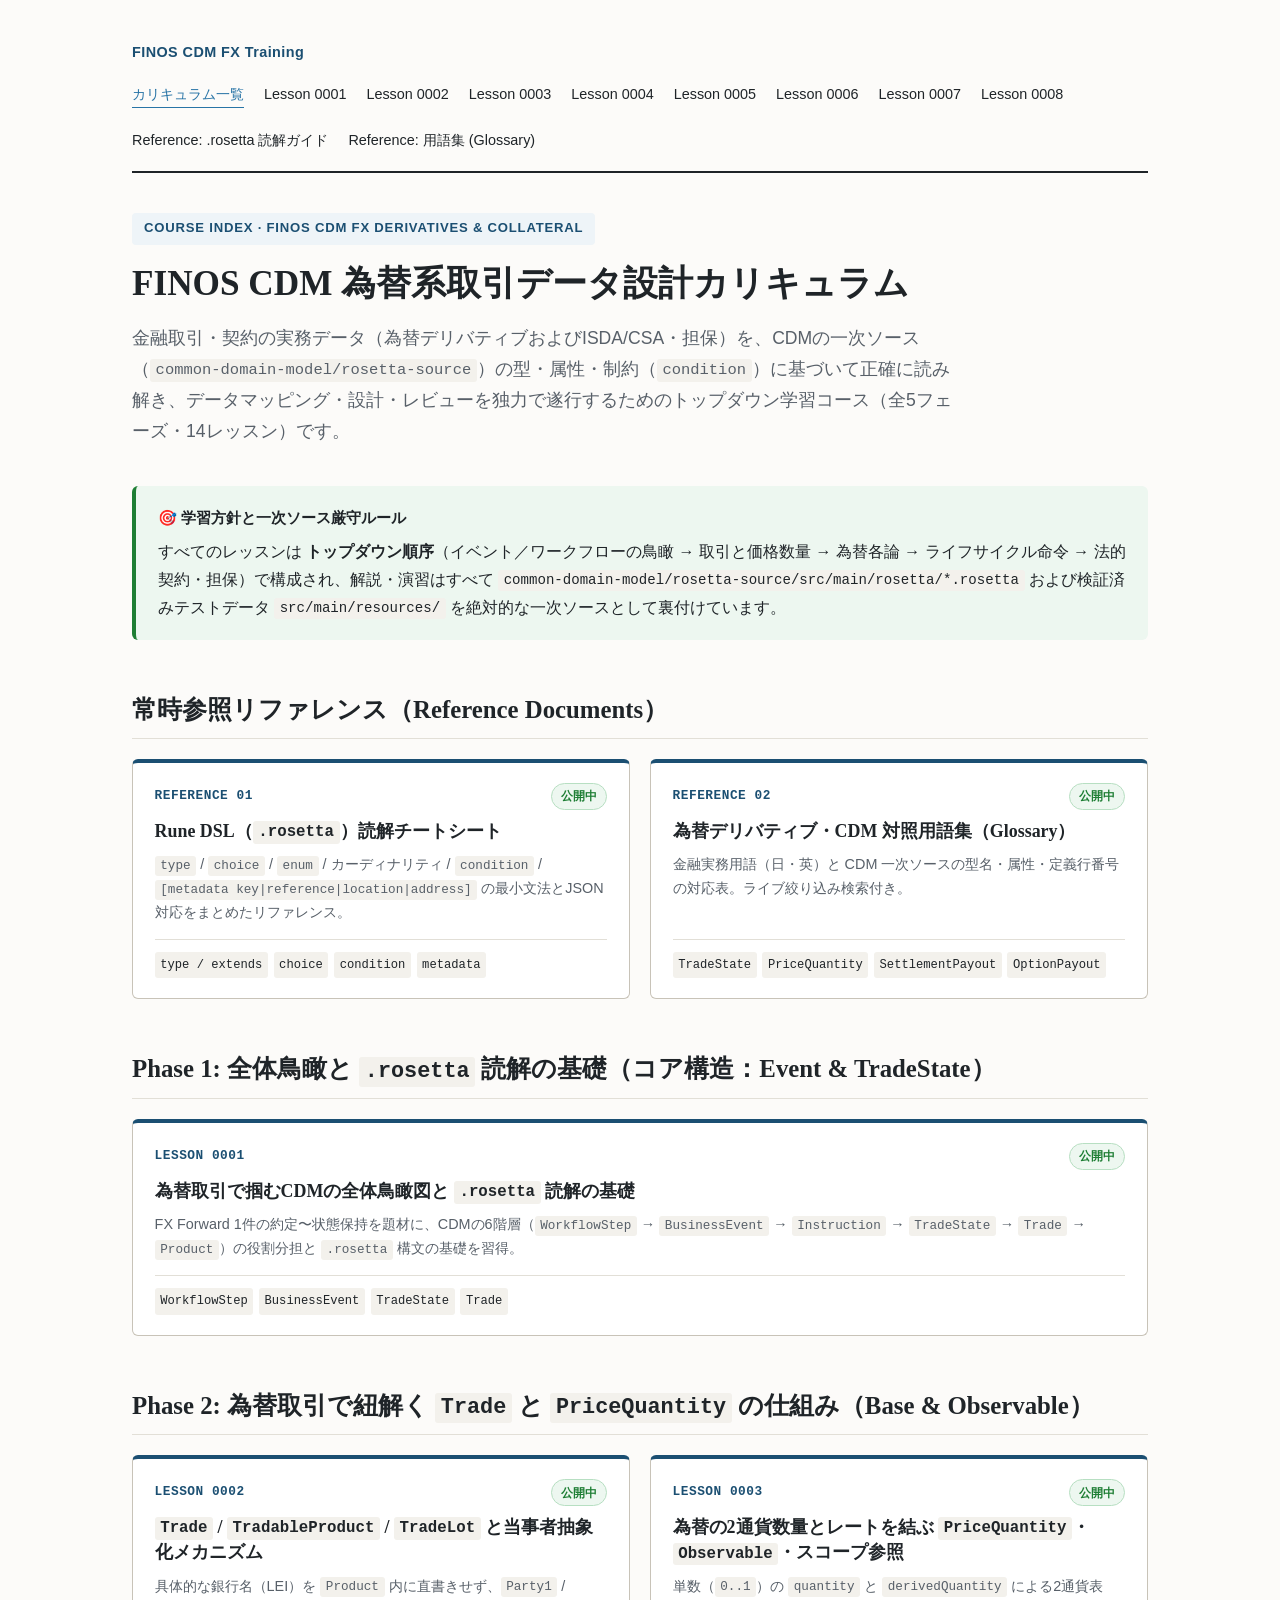
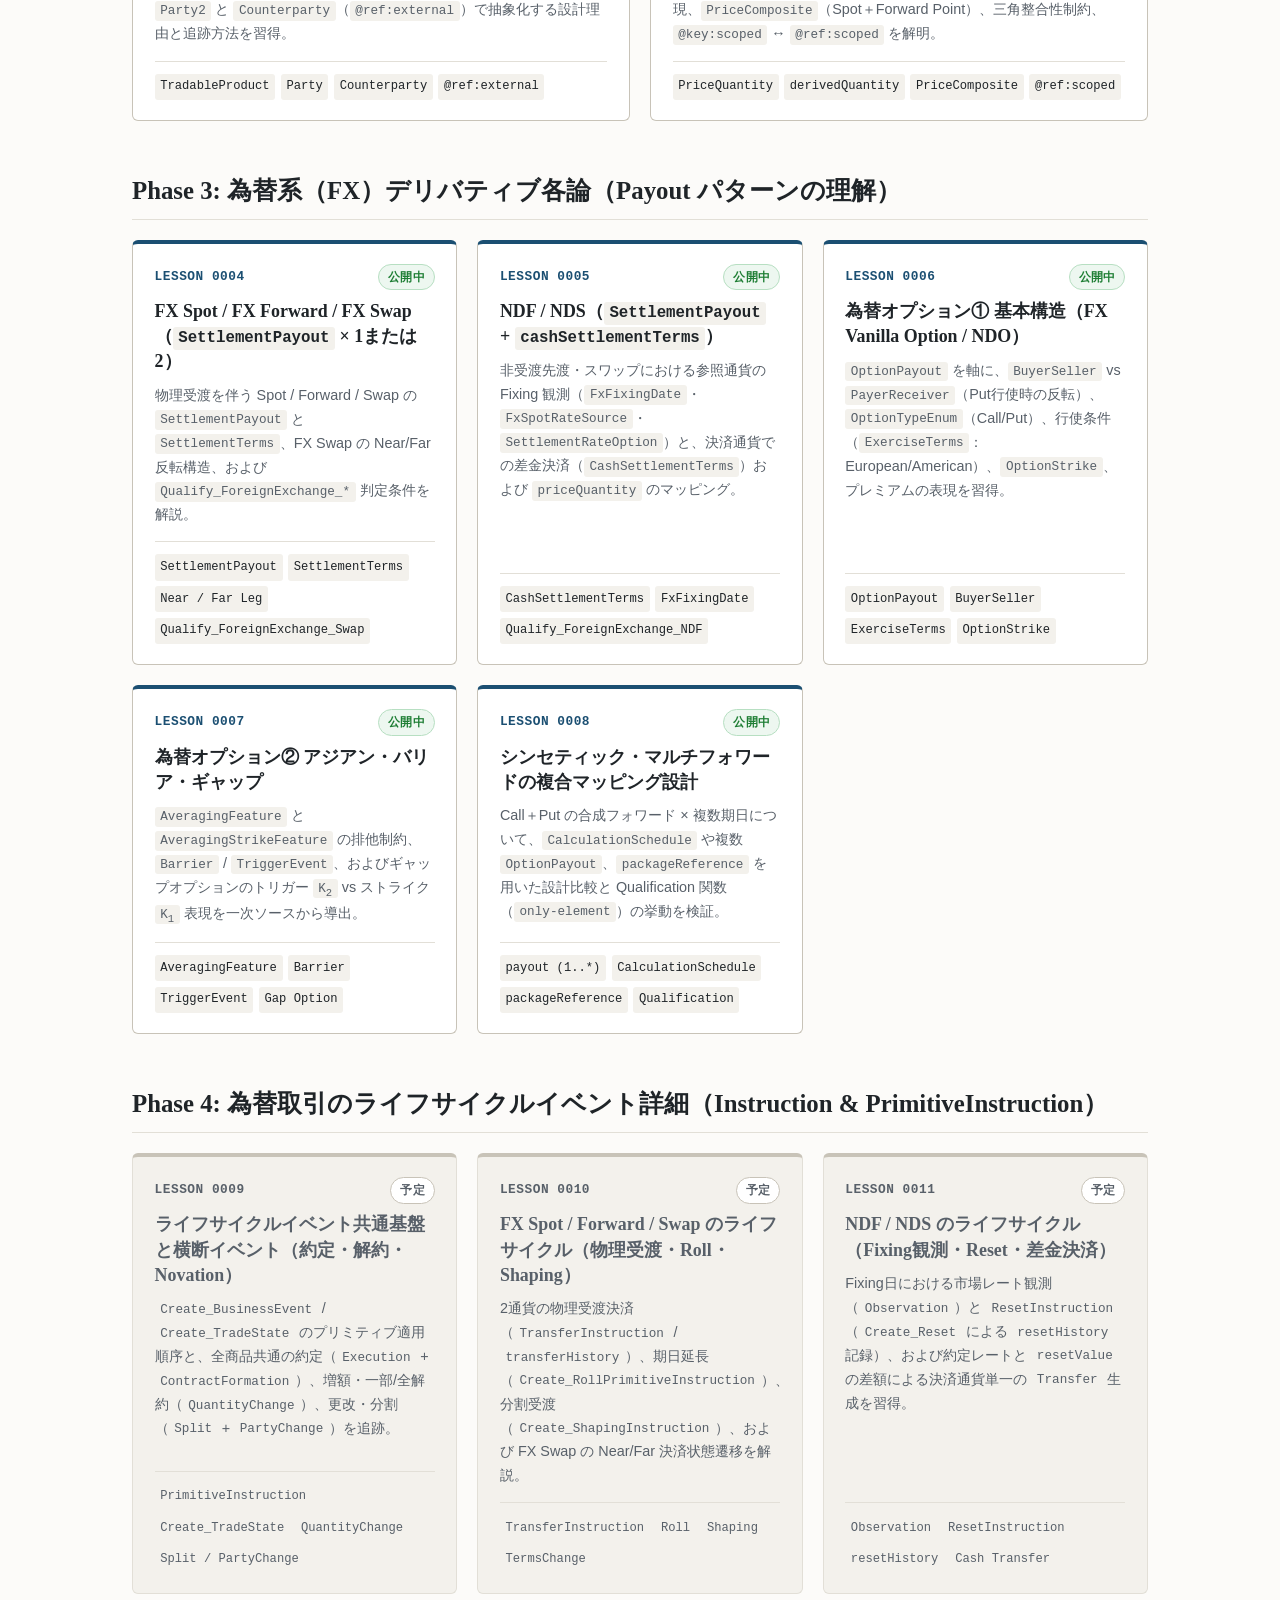
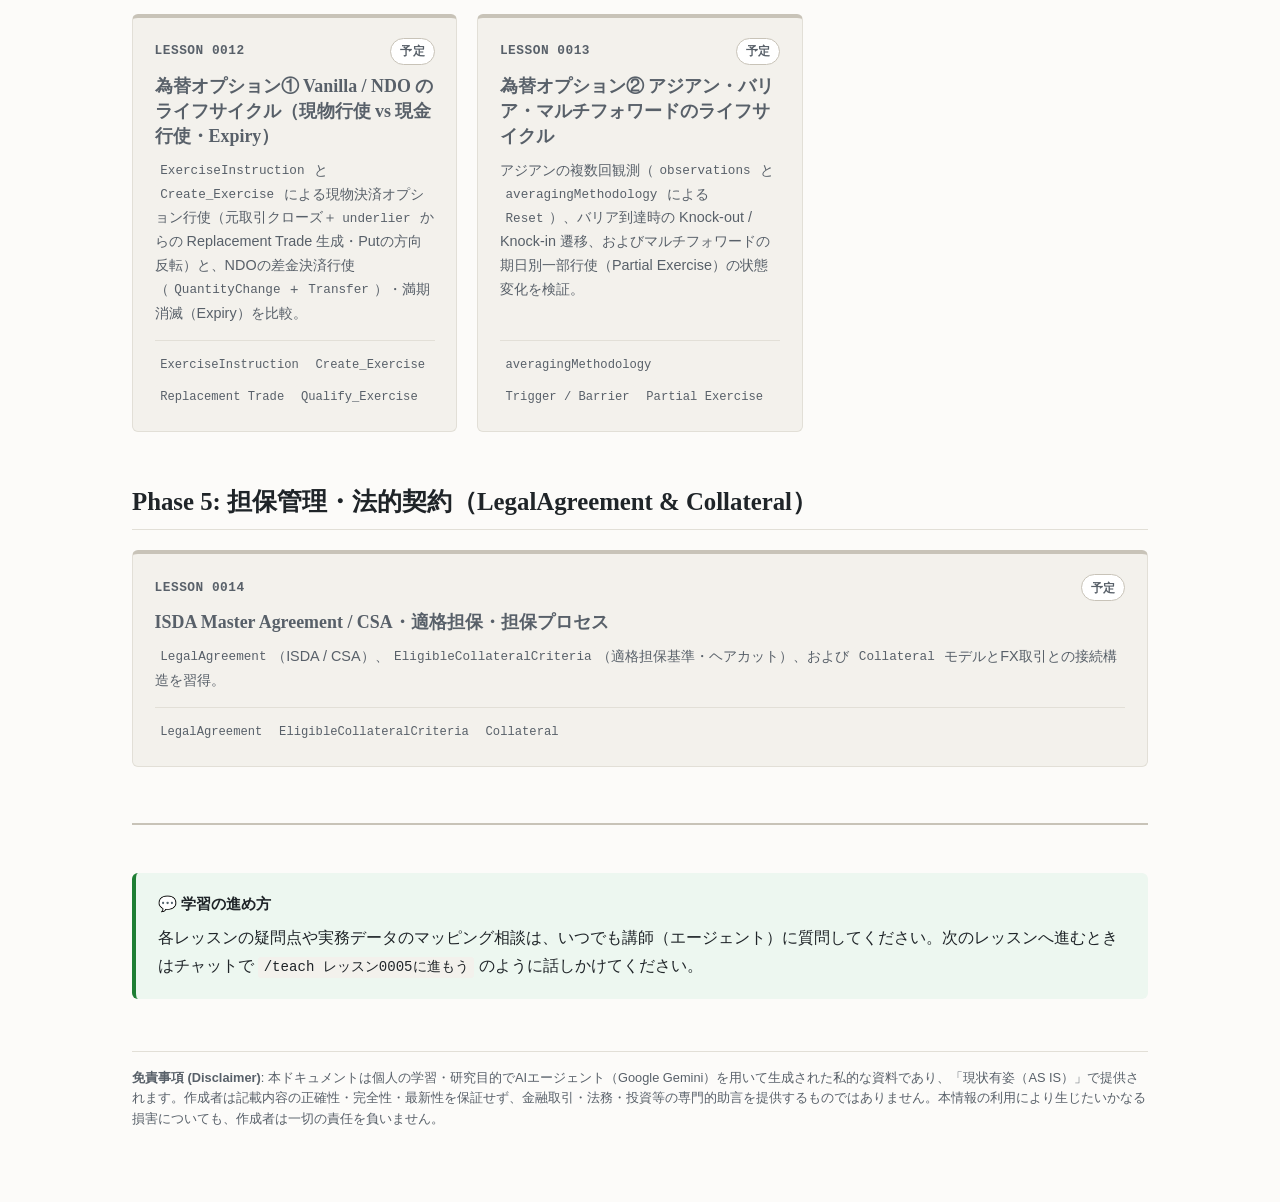
<file: lessons/index.html>
<!DOCTYPE html>
<html lang="ja">

<head>
  <meta charset="UTF-8" />
  <meta name="viewport" content="width=device-width, initial-scale=1.0" />
  <title>カリキュラム一覧（Index） | FINOS CDM FX Training</title>
  <link rel="stylesheet" href="../assets/style.css" />
  <style>
    .phase-section {
      margin-top: 2.5rem;
    }

    .lesson-grid {
      display: grid;
      grid-template-columns: repeat(auto-fit, minmax(300px, 1fr));
      gap: 1.25rem;
      margin: 1.25rem 0 2rem;
    }

    .lesson-card {
      display: flex;
      flex-direction: column;
      justify-content: space-between;
      background: var(--bg-card);
      border: 1px solid var(--border-strong);
      border-top: 4px solid var(--accent-primary);
      border-radius: 6px;
      padding: 1.25rem 1.35rem;
      text-decoration: none;
      color: var(--text-main);
      transition: transform 0.15s ease, box-shadow 0.15s ease, border-color 0.15s ease;
    }

    a.lesson-card:hover {
      transform: translateY(-2px);
      box-shadow: 0 4px 12px rgba(27, 79, 114, 0.1);
      border-color: var(--accent-secondary);
      border-top-color: var(--accent-secondary);
    }

    .lesson-card.upcoming {
      background: var(--bg-subtle);
      border-color: var(--border-light);
      border-top-color: var(--border-strong);
      color: var(--text-muted);
    }

    .card-header-row {
      display: flex;
      justify-content: space-between;
      align-items: center;
      gap: 0.5rem;
      margin-bottom: 0.55rem;
    }

    .card-num {
      font-family: var(--font-mono);
      font-size: 0.8rem;
      font-weight: 700;
      color: var(--accent-primary);
      letter-spacing: 0.04em;
    }

    .lesson-card.upcoming .card-num {
      color: var(--text-muted);
    }

    .status-pill {
      font-size: 0.72rem;
      font-weight: 700;
      padding: 0.15rem 0.55rem;
      border-radius: 999px;
      letter-spacing: 0.03em;
    }

    .status-pill.ready {
      background: var(--bg-success-soft);
      color: var(--accent-success);
      border: 1px solid #b7dfc2;
    }

    .status-pill.planned {
      background: var(--bg-card);
      color: var(--text-muted);
      border: 1px solid var(--border-strong);
    }

    .card-title {
      font-family: var(--font-serif);
      font-size: 1.12rem;
      font-weight: 700;
      line-height: 1.4;
      margin: 0 0 0.6rem;
      color: var(--text-main);
    }

    .lesson-card.upcoming .card-title {
      color: var(--text-muted);
    }

    .card-desc {
      font-size: 0.9rem;
      line-height: 1.65;
      margin: 0 0 0.9rem;
      color: var(--text-muted);
    }

    .card-tags {
      display: flex;
      flex-wrap: wrap;
      gap: 0.35rem;
      margin-top: auto;
      padding-top: 0.75rem;
      border-top: 1px solid var(--border-light);
    }

    .card-tags code {
      font-size: 0.76rem;
    }
  </style>
</head>

<body>
  <div class="page-wrapper">
    <nav class="workspace-nav">
      <a class="brand" href="./index.html">FINOS CDM FX Training</a>
      <div class="nav-links">
        <a href="./index.html" class="active">カリキュラム一覧</a>
        <a href="./0001-cdm-top-down-overview.html">Lesson 0001</a>
        <a href="./0002-trade-tradableproduct-party.html">Lesson 0002</a>
        <a href="./0003-pricequantity-fx-rate-and-scoped-references.html">Lesson 0003</a>
        <a href="./0004-fx-spot-forward-swap-settlementpayout.html">Lesson 0004</a>
        <a href="./0005-ndf-nds-cashsettlementterms-fixing.html">Lesson 0005</a>
        <a href="./0006-fx-vanilla-option-ndo-optionpayout.html">Lesson 0006</a>
        <a href="./0007-fx-asian-barrier-gap-options.html">Lesson 0007</a>
        <a href="./0008-synthetic-multi-forward-mapping.html">Lesson 0008</a>
        <a href="../reference/rosetta-reading-guide.html">Reference: .rosetta 読解ガイド</a>
        <a href="../reference/glossary.html">Reference: 用語集 (Glossary)</a>
      </div>
    </nav>

    <header class="lesson-header">
      <div class="lesson-meta">Course Index · FINOS CDM FX Derivatives &amp; Collateral</div>
      <h1>FINOS CDM 為替系取引データ設計カリキュラム</h1>
      <p class="lesson-subtitle">
        金融取引・契約の実務データ（為替デリバティブおよびISDA/CSA・担保）を、CDMの一次ソース（<code>common-domain-model/rosetta-source</code>）の型・属性・制約（<code>condition</code>）に基づいて正確に読み解き、データマッピング・設計・レビューを独力で遂行するためのトップダウン学習コース（全5フェーズ・14レッスン）です。
      </p>
    </header>

    <div class="callout callout-mission">
      <div class="callout-title">🎯 学習方針と一次ソース厳守ルール</div>
      <p style="margin-bottom: 0;">
        すべてのレッスンは <strong>トップダウン順序</strong>（イベント／ワークフローの鳥瞰 → 取引と価格数量 → 為替各論 → ライフサイクル命令 → 法的契約・担保）で構成され、解説・演習はすべて
        <code>common-domain-model/rosetta-source/src/main/rosetta/*.rosetta</code> および検証済みテストデータ
        <code>src/main/resources/</code> を絶対的な一次ソースとして裏付けています。
      </p>
    </div>

    <!-- Reference Documents -->
    <section>
      <h2>常時参照リファレンス（Reference Documents）</h2>
      <div class="lesson-grid">
        <a class="lesson-card" href="../reference/rosetta-reading-guide.html">
          <div>
            <div class="card-header-row">
              <span class="card-num">REFERENCE 01</span>
              <span class="status-pill ready">公開中</span>
            </div>
            <h3 class="card-title">Rune DSL（<code>.rosetta</code>）読解チートシート</h3>
            <p class="card-desc">
              <code>type</code> / <code>choice</code> / <code>enum</code> / カーディナリティ / <code>condition</code> /
              <code>[metadata key|reference|location|address]</code> の最小文法とJSON対応をまとめたリファレンス。
            </p>
          </div>
          <div class="card-tags">
            <code>type / extends</code>
            <code>choice</code>
            <code>condition</code>
            <code>metadata</code>
          </div>
        </a>

        <a class="lesson-card" href="../reference/glossary.html">
          <div>
            <div class="card-header-row">
              <span class="card-num">REFERENCE 02</span>
              <span class="status-pill ready">公開中</span>
            </div>
            <h3 class="card-title">為替デリバティブ・CDM 対照用語集（Glossary）</h3>
            <p class="card-desc">
              金融実務用語（日・英）と CDM 一次ソースの型名・属性・定義行番号の対応表。ライブ絞り込み検索付き。
            </p>
          </div>
          <div class="card-tags">
            <code>TradeState</code>
            <code>PriceQuantity</code>
            <code>SettlementPayout</code>
            <code>OptionPayout</code>
          </div>
        </a>
      </div>
    </section>

    <!-- Phase 1 -->
    <section class="phase-section">
      <h2>Phase 1: 全体鳥瞰と <code>.rosetta</code> 読解の基礎（コア構造：Event &amp; TradeState）</h2>
      <div class="lesson-grid">
        <a class="lesson-card" href="./0001-cdm-top-down-overview.html">
          <div>
            <div class="card-header-row">
              <span class="card-num">LESSON 0001</span>
              <span class="status-pill ready">公開中</span>
            </div>
            <h3 class="card-title">為替取引で掴むCDMの全体鳥瞰図と <code>.rosetta</code> 読解の基礎</h3>
            <p class="card-desc">
              FX Forward 1件の約定〜状態保持を題材に、CDMの6階層（<code>WorkflowStep</code> → <code>BusinessEvent</code> →
              <code>Instruction</code> → <code>TradeState</code> → <code>Trade</code> → <code>Product</code>）の役割分担と
              <code>.rosetta</code> 構文の基礎を習得。
            </p>
          </div>
          <div class="card-tags">
            <code>WorkflowStep</code>
            <code>BusinessEvent</code>
            <code>TradeState</code>
            <code>Trade</code>
          </div>
        </a>
      </div>
    </section>

    <!-- Phase 2 -->
    <section class="phase-section">
      <h2>Phase 2: 為替取引で紐解く <code>Trade</code> と <code>PriceQuantity</code> の仕組み（Base &amp; Observable）</h2>
      <div class="lesson-grid">
        <a class="lesson-card" href="./0002-trade-tradableproduct-party.html">
          <div>
            <div class="card-header-row">
              <span class="card-num">LESSON 0002</span>
              <span class="status-pill ready">公開中</span>
            </div>
            <h3 class="card-title"><code>Trade</code> / <code>TradableProduct</code> / <code>TradeLot</code>
              と当事者抽象化メカニズム</h3>
            <p class="card-desc">
              具体的な銀行名（LEI）を <code>Product</code> 内に直書きせず、<code>Party1</code> / <code>Party2</code> と
              <code>Counterparty</code>（<code>@ref:external</code>）で抽象化する設計理由と追跡方法を習得。
            </p>
          </div>
          <div class="card-tags">
            <code>TradableProduct</code>
            <code>Party</code>
            <code>Counterparty</code>
            <code>@ref:external</code>
          </div>
        </a>

        <a class="lesson-card" href="./0003-pricequantity-fx-rate-and-scoped-references.html">
          <div>
            <div class="card-header-row">
              <span class="card-num">LESSON 0003</span>
              <span class="status-pill ready">公開中</span>
            </div>
            <h3 class="card-title">為替の2通貨数量とレートを結ぶ <code>PriceQuantity</code>・<code>Observable</code>・スコープ参照</h3>
            <p class="card-desc">
              単数（<code>0..1</code>）の <code>quantity</code> と <code>derivedQuantity</code>
              による2通貨表現、<code>PriceComposite</code>（Spot＋Forward Point）、三角整合性制約、<code>@key:scoped</code> ↔
              <code>@ref:scoped</code> を解明。
            </p>
          </div>
          <div class="card-tags">
            <code>PriceQuantity</code>
            <code>derivedQuantity</code>
            <code>PriceComposite</code>
            <code>@ref:scoped</code>
          </div>
        </a>
      </div>
    </section>

    <!-- Phase 3 -->
    <section class="phase-section">
      <h2>Phase 3: 為替系（FX）デリバティブ各論（Payout パターンの理解）</h2>
      <div class="lesson-grid">
        <a class="lesson-card" href="./0004-fx-spot-forward-swap-settlementpayout.html">
          <div>
            <div class="card-header-row">
              <span class="card-num">LESSON 0004</span>
              <span class="status-pill ready">公開中</span>
            </div>
            <h3 class="card-title">FX Spot / FX Forward / FX Swap（<code>SettlementPayout</code> × 1または2）</h3>
            <p class="card-desc">
              物理受渡を伴う Spot / Forward / Swap の <code>SettlementPayout</code> と <code>SettlementTerms</code>、FX Swap の
              Near/Far 反転構造、および <code>Qualify_ForeignExchange_*</code> 判定条件を解説。
            </p>
          </div>
          <div class="card-tags">
            <code>SettlementPayout</code>
            <code>SettlementTerms</code>
            <code>Near / Far Leg</code>
            <code>Qualify_ForeignExchange_Swap</code>
          </div>
        </a>

        <a class="lesson-card" href="./0005-ndf-nds-cashsettlementterms-fixing.html">
          <div>
            <div class="card-header-row">
              <span class="card-num">LESSON 0005</span>
              <span class="status-pill ready">公開中</span>
            </div>
            <h3 class="card-title">NDF / NDS（<code>SettlementPayout</code> + <code>cashSettlementTerms</code>）</h3>
            <p class="card-desc">
              非受渡先渡・スワップにおける参照通貨の Fixing
              観測（<code>FxFixingDate</code>・<code>FxSpotRateSource</code>・<code>SettlementRateOption</code>）と、決済通貨での差金決済（<code>CashSettlementTerms</code>）および
              <code>priceQuantity</code> のマッピング。
            </p>
          </div>
          <div class="card-tags">
            <code>CashSettlementTerms</code>
            <code>FxFixingDate</code>
            <code>Qualify_ForeignExchange_NDF</code>
          </div>
        </a>

        <a class="lesson-card" href="./0006-fx-vanilla-option-ndo-optionpayout.html">
          <div>
            <div class="card-header-row">
              <span class="card-num">LESSON 0006</span>
              <span class="status-pill ready">公開中</span>
            </div>
            <h3 class="card-title">為替オプション① 基本構造（FX Vanilla Option / NDO）</h3>
            <p class="card-desc">
              <code>OptionPayout</code> を軸に、<code>BuyerSeller</code> vs
              <code>PayerReceiver</code>（Put行使時の反転）、<code>OptionTypeEnum</code>（Call/Put）、行使条件（<code>ExerciseTerms</code>：European/American）、<code>OptionStrike</code>、プレミアムの表現を習得。
            </p>
          </div>
          <div class="card-tags">
            <code>OptionPayout</code>
            <code>BuyerSeller</code>
            <code>ExerciseTerms</code>
            <code>OptionStrike</code>
          </div>
        </a>

        <a class="lesson-card" href="./0007-fx-asian-barrier-gap-options.html">
          <div>
            <div class="card-header-row">
              <span class="card-num">LESSON 0007</span>
              <span class="status-pill ready">公開中</span>
            </div>
            <h3 class="card-title">為替オプション② アジアン・バリア・ギャップ</h3>
            <p class="card-desc">
              <code>AveragingFeature</code> と <code>AveragingStrikeFeature</code> の排他制約、<code>Barrier</code> /
              <code>TriggerEvent</code>、およびギャップオプションのトリガー <code>K<sub>2</sub></code> vs ストライク <code>K<sub>1</sub></code>
              表現を一次ソースから導出。
            </p>
          </div>
          <div class="card-tags">
            <code>AveragingFeature</code>
            <code>Barrier</code>
            <code>TriggerEvent</code>
            <code>Gap Option</code>
          </div>
        </a>

        <a class="lesson-card" href="./0008-synthetic-multi-forward-mapping.html">
          <div>
            <div class="card-header-row">
              <span class="card-num">LESSON 0008</span>
              <span class="status-pill ready">公開中</span>
            </div>
            <h3 class="card-title">シンセティック・マルチフォワードの複合マッピング設計</h3>
            <p class="card-desc">
              Call＋Put の合成フォワード × 複数期日について、<code>CalculationSchedule</code> や複数 <code>OptionPayout</code>、<code>packageReference</code> を用いた設計比較と Qualification 関数（<code>only-element</code>）の挙動を検証。
            </p>
          </div>
          <div class="card-tags">
            <code>payout (1..*)</code>
            <code>CalculationSchedule</code>
            <code>packageReference</code>
            <code>Qualification</code>
          </div>
        </a>
      </div>
    </section>

    <!-- Phase 4 -->
    <section class="phase-section">
      <h2>Phase 4: 為替取引のライフサイクルイベント詳細（Instruction &amp; PrimitiveInstruction）</h2>
      <div class="lesson-grid">
        <div class="lesson-card upcoming">
          <div>
            <div class="card-header-row">
              <span class="card-num">LESSON 0009</span>
              <span class="status-pill planned">予定</span>
            </div>
            <h3 class="card-title">ライフサイクルイベント共通基盤と横断イベント（約定・解約・Novation）</h3>
            <p class="card-desc">
              <code>Create_BusinessEvent</code> / <code>Create_TradeState</code>
              のプリミティブ適用順序と、全商品共通の約定（<code>Execution</code> +
              <code>ContractFormation</code>）、増額・一部/全解約（<code>QuantityChange</code>）、更改・分割（<code>Split</code> +
              <code>PartyChange</code>）を追跡。
            </p>
          </div>
          <div class="card-tags">
            <code>PrimitiveInstruction</code>
            <code>Create_TradeState</code>
            <code>QuantityChange</code>
            <code>Split / PartyChange</code>
          </div>
        </div>

        <div class="lesson-card upcoming">
          <div>
            <div class="card-header-row">
              <span class="card-num">LESSON 0010</span>
              <span class="status-pill planned">予定</span>
            </div>
            <h3 class="card-title">FX Spot / Forward / Swap のライフサイクル（物理受渡・Roll・Shaping）</h3>
            <p class="card-desc">
              2通貨の物理受渡決済（<code>TransferInstruction</code> /
              <code>transferHistory</code>）、期日延長（<code>Create_RollPrimitiveInstruction</code>）、分割受渡（<code>Create_ShapingInstruction</code>）、および
              FX Swap の Near/Far 決済状態遷移を解説。
            </p>
          </div>
          <div class="card-tags">
            <code>TransferInstruction</code>
            <code>Roll</code>
            <code>Shaping</code>
            <code>TermsChange</code>
          </div>
        </div>

        <div class="lesson-card upcoming">
          <div>
            <div class="card-header-row">
              <span class="card-num">LESSON 0011</span>
              <span class="status-pill planned">予定</span>
            </div>
            <h3 class="card-title">NDF / NDS のライフサイクル（Fixing観測・Reset・差金決済）</h3>
            <p class="card-desc">
              Fixing日における市場レート観測（<code>Observation</code>）と <code>ResetInstruction</code>（<code>Create_Reset</code> による
              <code>resetHistory</code> 記録）、および約定レートと <code>resetValue</code> の差額による決済通貨単一の <code>Transfer</code> 生成を習得。
            </p>
          </div>
          <div class="card-tags">
            <code>Observation</code>
            <code>ResetInstruction</code>
            <code>resetHistory</code>
            <code>Cash Transfer</code>
          </div>
        </div>

        <div class="lesson-card upcoming">
          <div>
            <div class="card-header-row">
              <span class="card-num">LESSON 0012</span>
              <span class="status-pill planned">予定</span>
            </div>
            <h3 class="card-title">為替オプション① Vanilla / NDO のライフサイクル（現物行使 vs 現金行使・Expiry）</h3>
            <p class="card-desc">
              <code>ExerciseInstruction</code> と <code>Create_Exercise</code>
              による現物決済オプション行使（元取引クローズ＋<code>underlier</code> からの Replacement Trade
              生成・Putの方向反転）と、NDOの差金決済行使（<code>QuantityChange</code> + <code>Transfer</code>）・満期消滅（Expiry）を比較。
            </p>
          </div>
          <div class="card-tags">
            <code>ExerciseInstruction</code>
            <code>Create_Exercise</code>
            <code>Replacement Trade</code>
            <code>Qualify_Exercise</code>
          </div>
        </div>

        <div class="lesson-card upcoming">
          <div>
            <div class="card-header-row">
              <span class="card-num">LESSON 0013</span>
              <span class="status-pill planned">予定</span>
            </div>
            <h3 class="card-title">為替オプション② アジアン・バリア・マルチフォワードのライフサイクル</h3>
            <p class="card-desc">
              アジアンの複数回観測（<code>observations</code> と <code>averagingMethodology</code> による <code>Reset</code>）、バリア到達時の
              Knock-out / Knock-in 遷移、およびマルチフォワードの期日別一部行使（Partial Exercise）の状態変化を検証。
            </p>
          </div>
          <div class="card-tags">
            <code>averagingMethodology</code>
            <code>Trigger / Barrier</code>
            <code>Partial Exercise</code>
          </div>
        </div>
      </div>
    </section>

    <!-- Phase 5 -->
    <section class="phase-section">
      <h2>Phase 5: 担保管理・法的契約（LegalAgreement &amp; Collateral）</h2>
      <div class="lesson-grid">
        <div class="lesson-card upcoming">
          <div>
            <div class="card-header-row">
              <span class="card-num">LESSON 0014</span>
              <span class="status-pill planned">予定</span>
            </div>
            <h3 class="card-title">ISDA Master Agreement / CSA・適格担保・担保プロセス</h3>
            <p class="card-desc">
              <code>LegalAgreement</code>（ISDA / CSA）、<code>EligibleCollateralCriteria</code>（適格担保基準・ヘアカット）、および
              <code>Collateral</code> モデルとFX取引との接続構造を習得。
            </p>
          </div>
          <div class="card-tags">
            <code>LegalAgreement</code>
            <code>EligibleCollateralCriteria</code>
            <code>Collateral</code>
          </div>
        </div>
      </div>
    </section>

    <footer class="lesson-footer">
      <div class="callout callout-mission">
        <div class="callout-title">💬 学習の進め方</div>
        <p style="margin-bottom: 0;">
          各レッスンの疑問点や実務データのマッピング相談は、いつでも講師（エージェント）に質問してください。次のレッスンへ進むときはチャットで <code>/teach レッスン0005に進もう</code>
          のように話しかけてください。
        </p>
      </div>
      <div class="site-disclaimer">
        <p><strong>免責事項 (Disclaimer)</strong>: 本ドキュメントは個人の学習・研究目的でAIエージェント（Google Gemini）を用いて生成された私的な資料であり、「現状有姿（AS IS）」で提供されます。作成者は記載内容の正確性・完全性・最新性を保証せず、金融取引・法務・投資等の専門的助言を提供するものではありません。本情報の利用により生じたいかなる損害についても、作成者は一切の責任を負いません。</p>
      </div>
    </footer>
  </div>
</body>

</html>
</file>
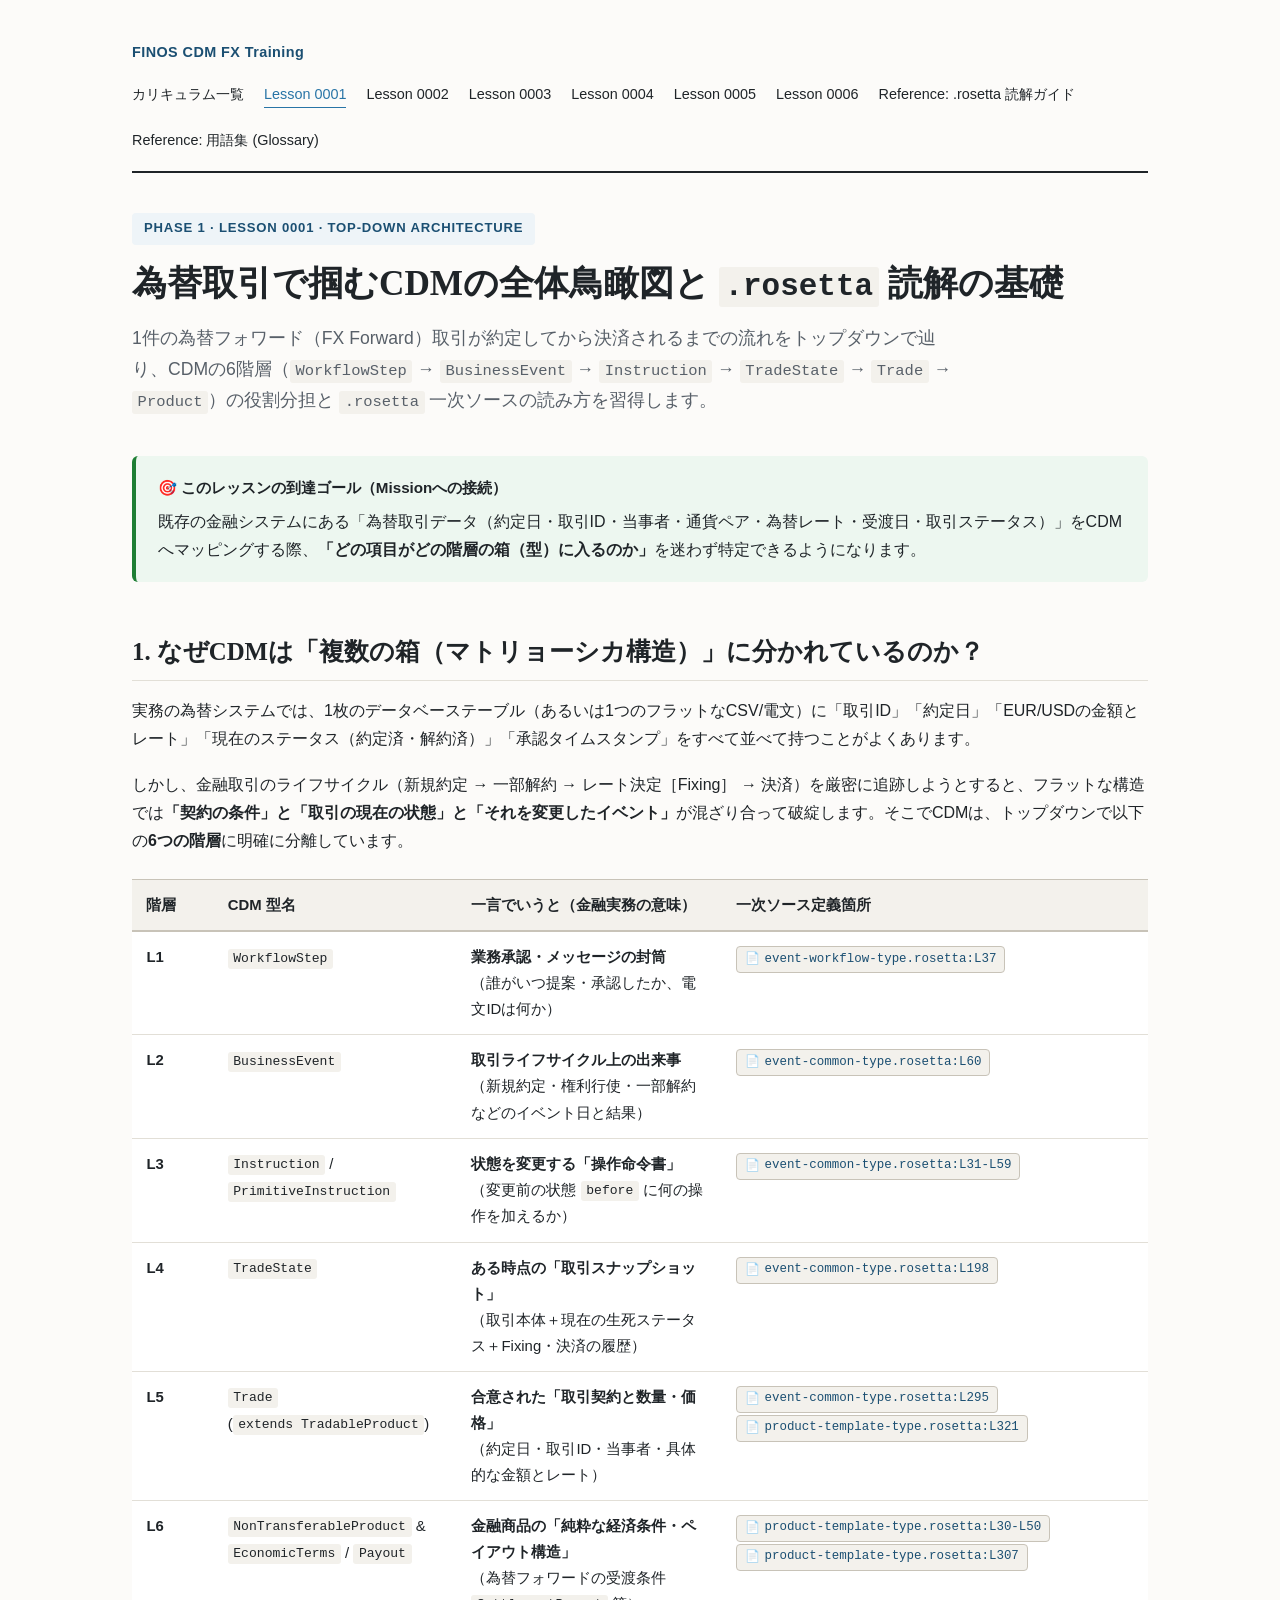
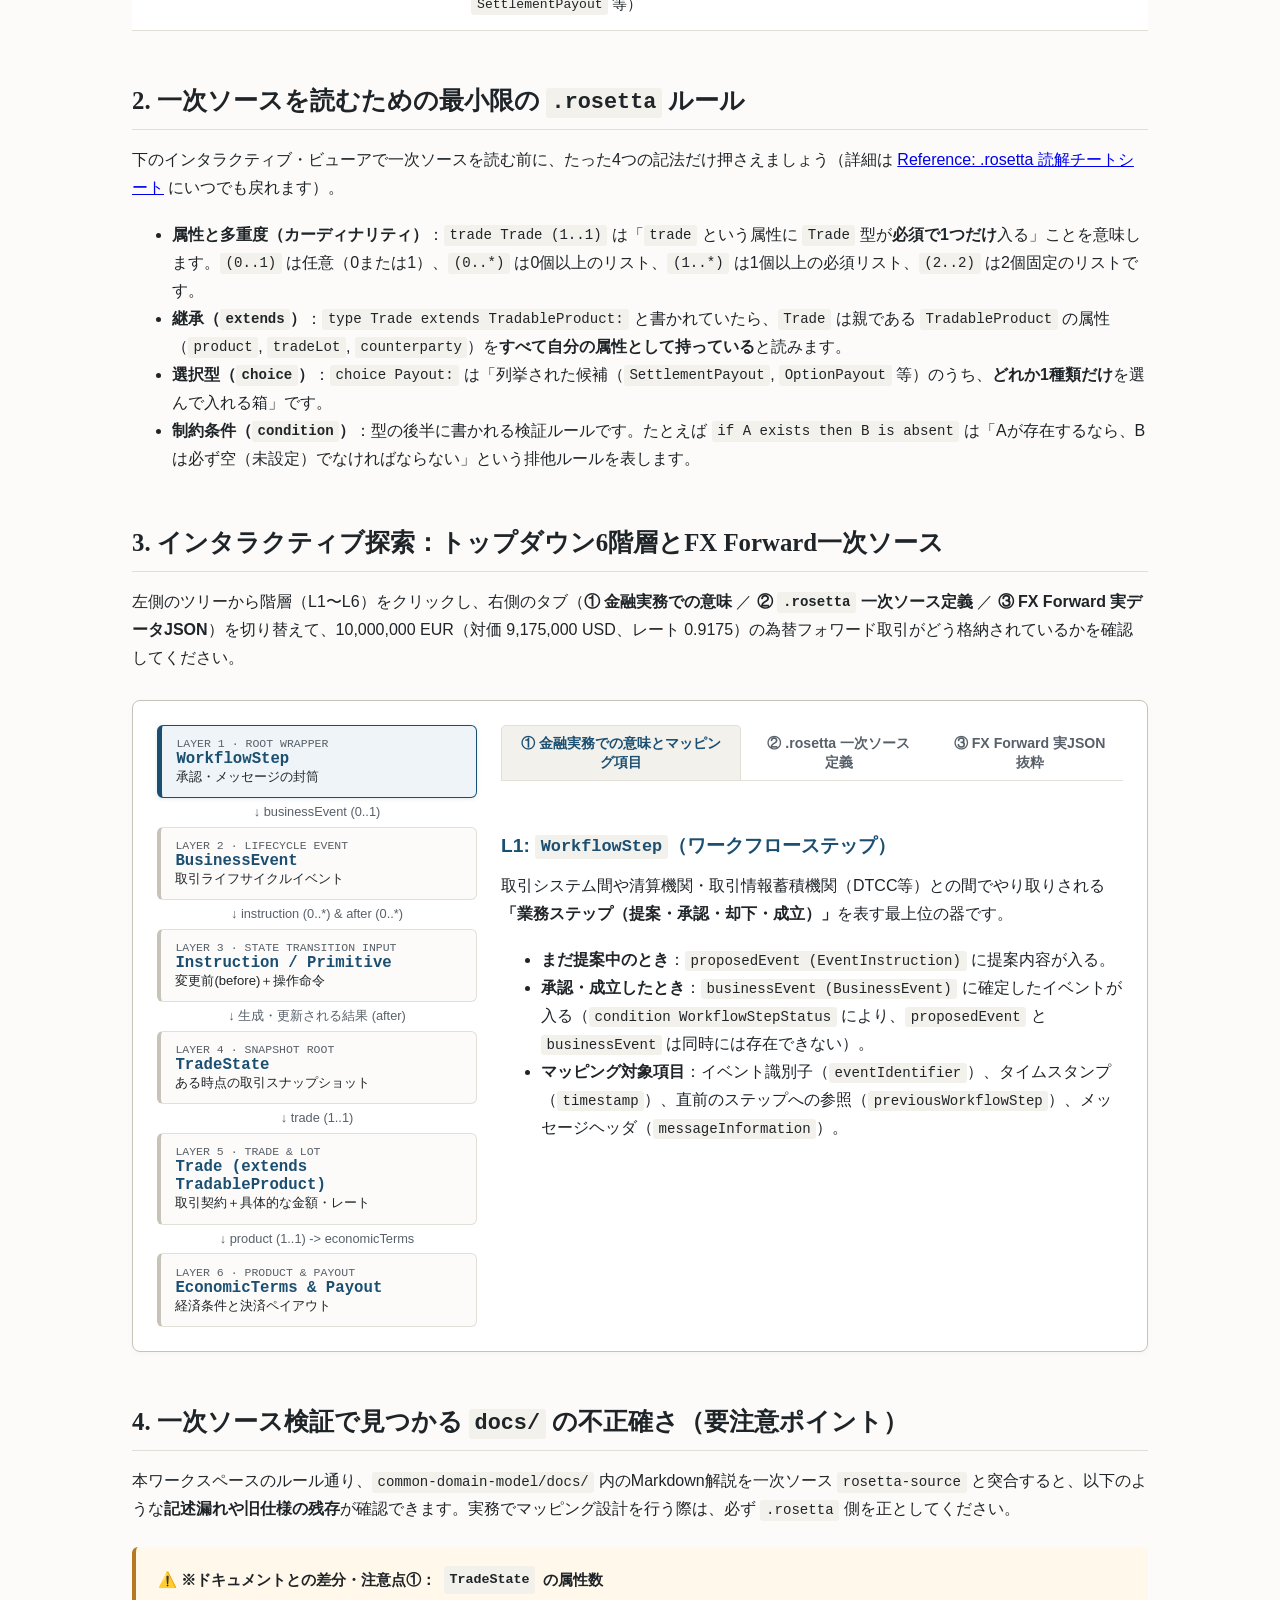
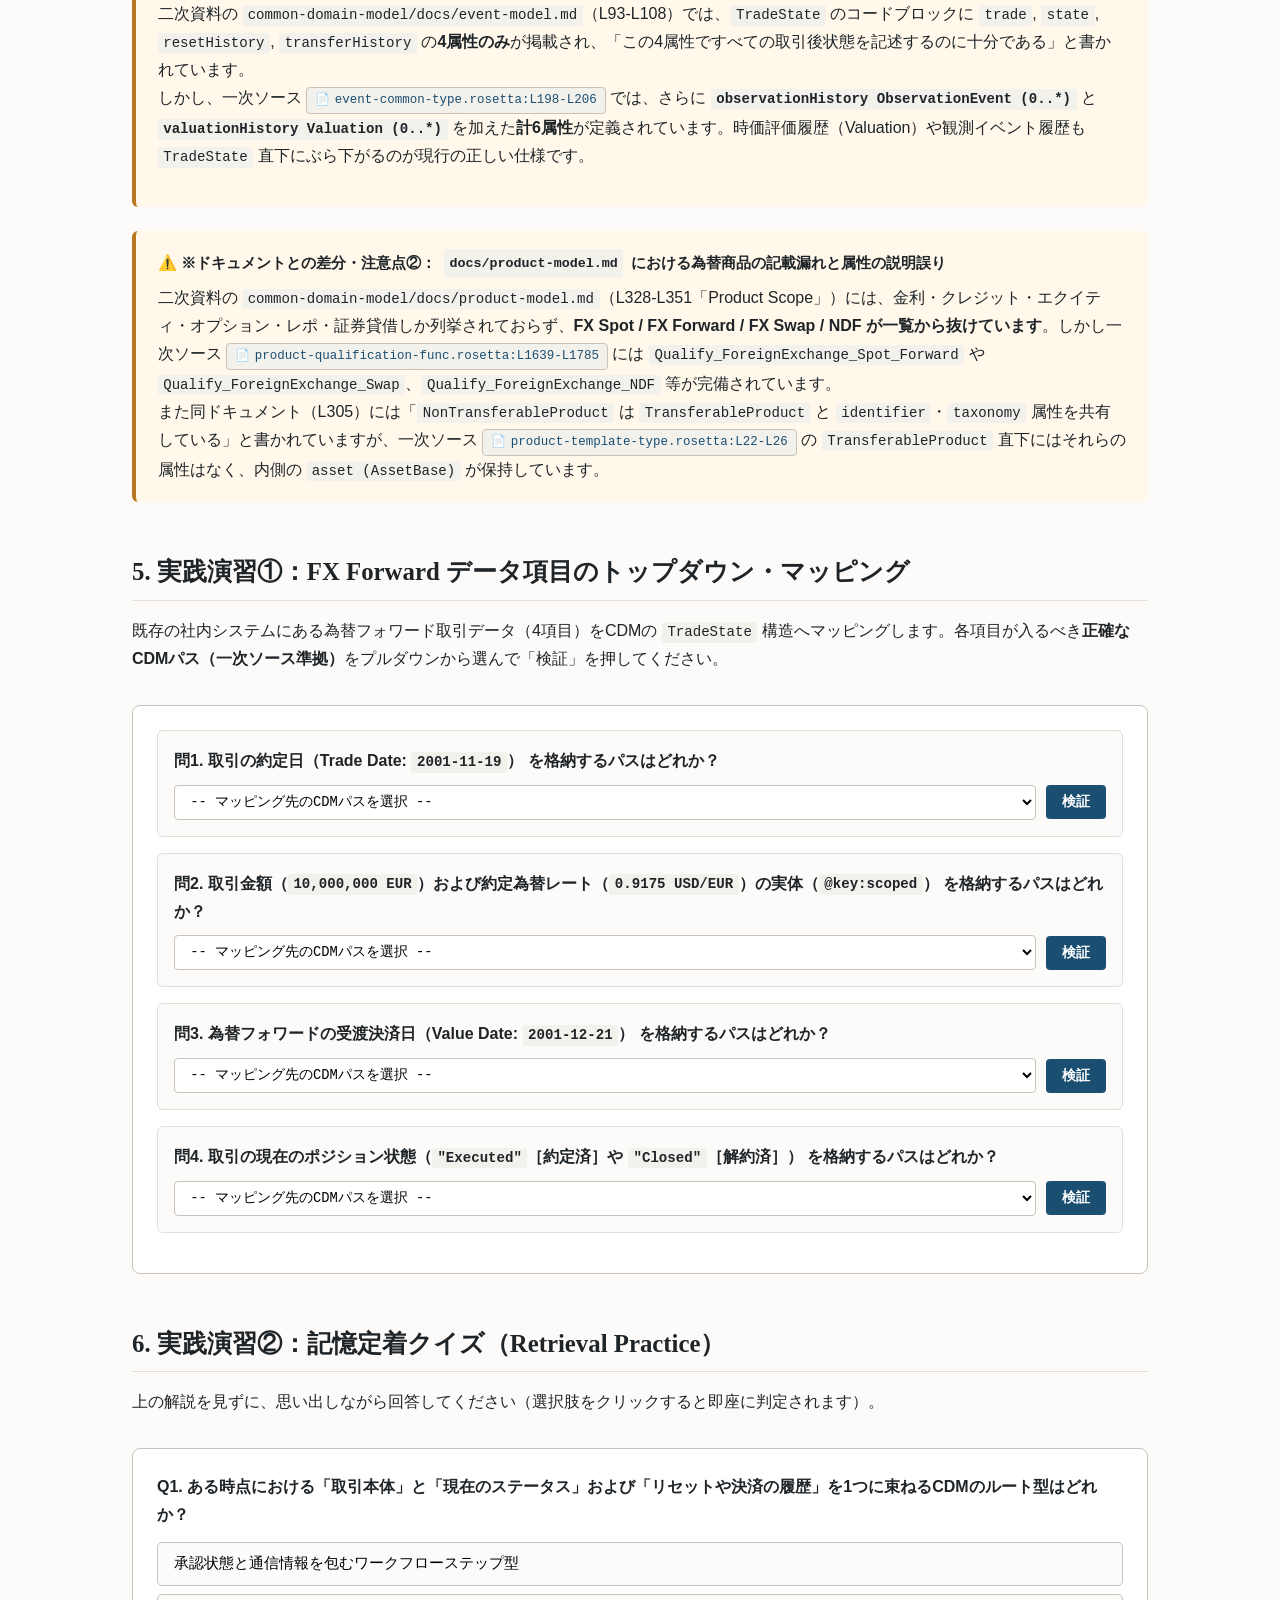
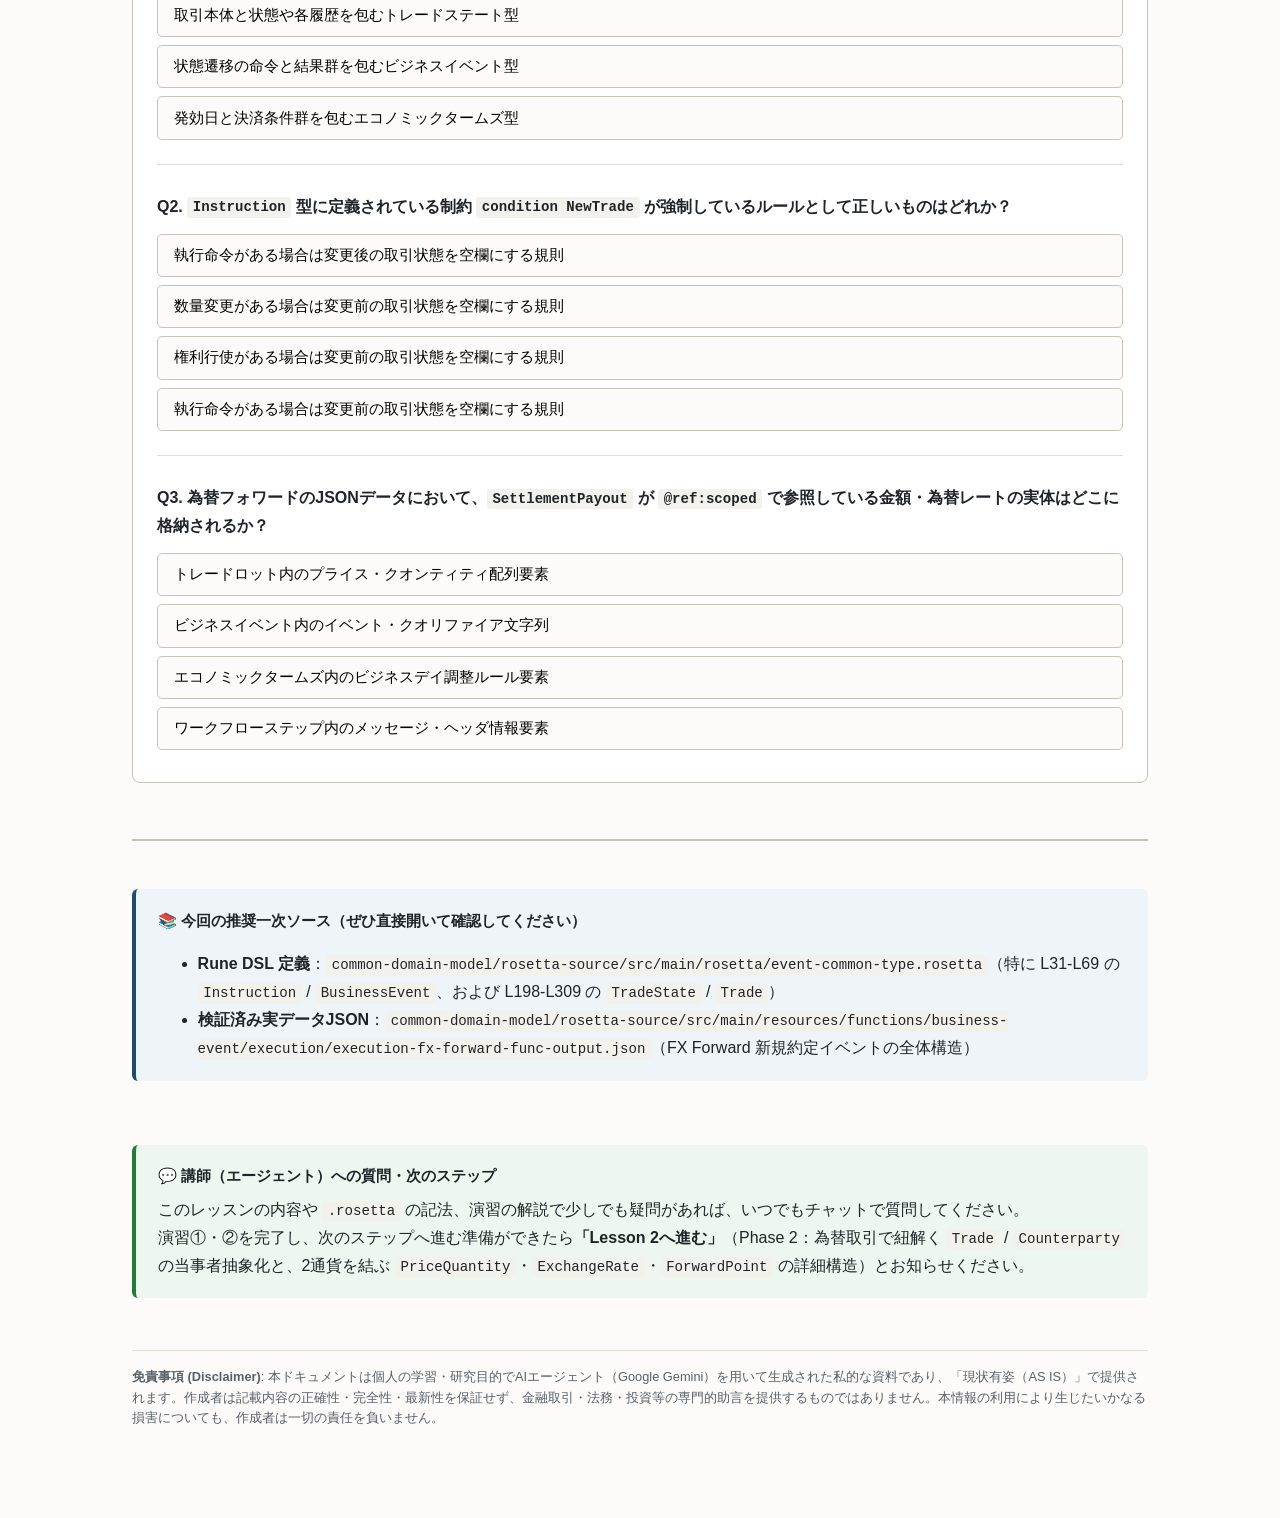
<file: lessons/0001-cdm-top-down-overview.html>
<!DOCTYPE html>
<html lang="ja">

<head>
  <meta charset="UTF-8" />
  <meta name="viewport" content="width=device-width, initial-scale=1.0" />
  <title>Lesson 0001: 為替取引で掴むCDMの全体鳥瞰図と .rosetta 読解の基礎</title>
  <link rel="stylesheet" href="../assets/style.css" />
</head>

<body>
  <div class="page-wrapper">
    <nav class="workspace-nav">
      <a class="brand" href="./index.html">FINOS CDM FX Training</a>
      <div class="nav-links">
        <a href="./index.html">カリキュラム一覧</a>
        <a href="./0001-cdm-top-down-overview.html" class="active">Lesson 0001</a>
        <a href="./0002-trade-tradableproduct-party.html">Lesson 0002</a>
        <a href="./0003-pricequantity-fx-rate-and-scoped-references.html">Lesson 0003</a>
        <a href="./0004-fx-spot-forward-swap-settlementpayout.html">Lesson 0004</a>
        <a href="./0005-ndf-nds-cashsettlementterms-fixing.html">Lesson 0005</a>
        <a href="./0006-fx-vanilla-option-ndo-optionpayout.html">Lesson 0006</a>
        <a href="../reference/rosetta-reading-guide.html">Reference: .rosetta 読解ガイド</a>
        <a href="../reference/glossary.html">Reference: 用語集 (Glossary)</a>
      </div>
    </nav>

    <header class="lesson-header">
      <div class="lesson-meta">Phase 1 · Lesson 0001 · Top-Down Architecture</div>
      <h1>為替取引で掴むCDMの全体鳥瞰図と <code>.rosetta</code> 読解の基礎</h1>
      <p class="lesson-subtitle">
        1件の為替フォワード（FX Forward）取引が約定してから決済されるまでの流れをトップダウンで辿り、CDMの6階層（<code>WorkflowStep</code> →
        <code>BusinessEvent</code> → <code>Instruction</code> → <code>TradeState</code> → <code>Trade</code> →
        <code>Product</code>）の役割分担と <code>.rosetta</code> 一次ソースの読み方を習得します。
      </p>
    </header>

    <div class="callout callout-mission">
      <div class="callout-title">🎯 このレッスンの到達ゴール（Missionへの接続）</div>
      <p style="margin-bottom: 0;">
        既存の金融システムにある「為替取引データ（約定日・取引ID・当事者・通貨ペア・為替レート・受渡日・取引ステータス）」をCDMへマッピングする際、<strong>「どの項目がどの階層の箱（型）に入るのか」</strong>を迷わず特定できるようになります。
      </p>
    </div>

    <!-- Section 1 -->
    <section>
      <h2>1. なぜCDMは「複数の箱（マトリョーシカ構造）」に分かれているのか？</h2>
      <p>
        実務の為替システムでは、1枚のデータベーステーブル（あるいは1つのフラットなCSV/電文）に「取引ID」「約定日」「EUR/USDの金額とレート」「現在のステータス（約定済・解約済）」「承認タイムスタンプ」をすべて並べて持つことがよくあります。
      </p>
      <p>
        しかし、金融取引のライフサイクル（新規約定 → 一部解約 → レート決定［Fixing］ →
        決済）を厳密に追跡しようとすると、フラットな構造では<strong>「契約の条件」と「取引の現在の状態」と「それを変更したイベント」</strong>が混ざり合って破綻します。そこでCDMは、トップダウンで以下の<strong>6つの階層</strong>に明確に分離しています。
      </p>

      <table>
        <thead>
          <tr>
            <th style="width: 8%;">階層</th>
            <th style="width: 24%;">CDM 型名</th>
            <th style="width: 26%;">一言でいうと（金融実務の意味）</th>
            <th>一次ソース定義箇所</th>
          </tr>
        </thead>
        <tbody>
          <tr>
            <td><strong>L1</strong></td>
            <td><code>WorkflowStep</code></td>
            <td><strong>業務承認・メッセージの封筒</strong><br />（誰がいつ提案・承認したか、電文IDは何か）</td>
            <td><span class="cite-badge">event-workflow-type.rosetta:L37</span></td>
          </tr>
          <tr>
            <td><strong>L2</strong></td>
            <td><code>BusinessEvent</code></td>
            <td><strong>取引ライフサイクル上の出来事</strong><br />（新規約定・権利行使・一部解約などのイベント日と結果）</td>
            <td><span class="cite-badge">event-common-type.rosetta:L60</span></td>
          </tr>
          <tr>
            <td><strong>L3</strong></td>
            <td><code>Instruction</code> /<br /><code>PrimitiveInstruction</code></td>
            <td><strong>状態を変更する「操作命令書」</strong><br />（変更前の状態 <code>before</code> に何の操作を加えるか）</td>
            <td><span class="cite-badge">event-common-type.rosetta:L31-L59</span></td>
          </tr>
          <tr>
            <td><strong>L4</strong></td>
            <td><code>TradeState</code></td>
            <td><strong>ある時点の「取引スナップショット」</strong><br />（取引本体＋現在の生死ステータス＋Fixing・決済の履歴）</td>
            <td><span class="cite-badge">event-common-type.rosetta:L198</span></td>
          </tr>
          <tr>
            <td><strong>L5</strong></td>
            <td><code>Trade</code><br />(<code>extends TradableProduct</code>)</td>
            <td><strong>合意された「取引契約と数量・価格」</strong><br />（約定日・取引ID・当事者・具体的な金額とレート）</td>
            <td><span class="cite-badge">event-common-type.rosetta:L295</span><br /><span
                class="cite-badge">product-template-type.rosetta:L321</span></td>
          </tr>
          <tr>
            <td><strong>L6</strong></td>
            <td><code>NonTransferableProduct</code> &amp;<br /><code>EconomicTerms</code> / <code>Payout</code></td>
            <td><strong>金融商品の「純粋な経済条件・ペイアウト構造」</strong><br />（為替フォワードの受渡条件 <code>SettlementPayout</code> 等）</td>
            <td><span class="cite-badge">product-template-type.rosetta:L30-L50</span><br /><span
                class="cite-badge">product-template-type.rosetta:L307</span></td>
          </tr>
        </tbody>
      </table>
    </section>

    <!-- Section 2 -->
    <section>
      <h2>2. 一次ソースを読むための最小限の <code>.rosetta</code> ルール</h2>
      <p>
        下のインタラクティブ・ビューアで一次ソースを読む前に、たった4つの記法だけ押さえましょう（詳細は <a href="../reference/rosetta-reading-guide.html">Reference:
          .rosetta 読解チートシート</a> にいつでも戻れます）。
      </p>
      <ul>
        <li>
          <strong>属性と多重度（カーディナリティ）</strong>：<code>trade Trade (1..1)</code> は「<code>trade</code> という属性に
          <code>Trade</code> 型が<strong>必須で1つだけ</strong>入る」ことを意味します。<code>(0..1)</code> は任意（0または1）、<code>(0..*)</code>
          は0個以上のリスト、<code>(1..*)</code> は1個以上の必須リスト、<code>(2..2)</code> は2個固定のリストです。
        </li>
        <li>
          <strong>継承（<code>extends</code>）</strong>：<code>type Trade extends TradableProduct:</code>
          と書かれていたら、<code>Trade</code> は親である <code>TradableProduct</code> の属性（<code>product</code>,
          <code>tradeLot</code>, <code>counterparty</code>）を<strong>すべて自分の属性として持っている</strong>と読みます。
        </li>
        <li>
          <strong>選択型（<code>choice</code>）</strong>：<code>choice Payout:</code> は「列挙された候補（<code>SettlementPayout</code>,
          <code>OptionPayout</code> 等）のうち、<strong>どれか1種類だけ</strong>を選んで入れる箱」です。
        </li>
        <li>
          <strong>制約条件（<code>condition</code>）</strong>：型の後半に書かれる検証ルールです。たとえば <code>if A exists then B is absent</code>
          は「Aが存在するなら、Bは必ず空（未設定）でなければならない」という排他ルールを表します。
        </li>
      </ul>
    </section>

    <!-- Section 3: Interactive Hierarchy Explorer -->
    <section>
      <h2>3. インタラクティブ探索：トップダウン6階層とFX Forward一次ソース</h2>
      <p>
        左側のツリーから階層（L1〜L6）をクリックし、右側のタブ（<strong>① 金融実務での意味</strong> ／ <strong>② <code>.rosetta</code> 一次ソース定義</strong> ／
        <strong>③ FX Forward 実データJSON</strong>）を切り替えて、10,000,000 EUR（対価 9,175,000 USD、レート
        0.9175）の為替フォワード取引がどう格納されているかを確認してください。
      </p>

      <div class="hierarchy-explorer" data-component="hierarchy-explorer">
        <!-- Left: Clickable Top-Down Tree -->
        <div class="hierarchy-tree">
          <button class="tree-node-btn active" data-node="node-l1">
            <span class="node-level">Layer 1 · Root Wrapper</span>
            <span class="node-name">WorkflowStep</span>
            <span class="node-ja">承認・メッセージの封筒</span>
          </button>
          <div class="tree-arrow">↓ businessEvent (0..1)</div>

          <button class="tree-node-btn" data-node="node-l2">
            <span class="node-level">Layer 2 · Lifecycle Event</span>
            <span class="node-name">BusinessEvent</span>
            <span class="node-ja">取引ライフサイクルイベント</span>
          </button>
          <div class="tree-arrow">↓ instruction (0..*) &amp; after (0..*)</div>

          <button class="tree-node-btn" data-node="node-l3">
            <span class="node-level">Layer 3 · State Transition Input</span>
            <span class="node-name">Instruction / Primitive</span>
            <span class="node-ja">変更前(before)＋操作命令</span>
          </button>
          <div class="tree-arrow">↓ 生成・更新される結果 (after)</div>

          <button class="tree-node-btn" data-node="node-l4">
            <span class="node-level">Layer 4 · Snapshot Root</span>
            <span class="node-name">TradeState</span>
            <span class="node-ja">ある時点の取引スナップショット</span>
          </button>
          <div class="tree-arrow">↓ trade (1..1)</div>

          <button class="tree-node-btn" data-node="node-l5">
            <span class="node-level">Layer 5 · Trade &amp; Lot</span>
            <span class="node-name">Trade (extends TradableProduct)</span>
            <span class="node-ja">取引契約＋具体的な金額・レート</span>
          </button>
          <div class="tree-arrow">↓ product (1..1) -> economicTerms</div>

          <button class="tree-node-btn" data-node="node-l6">
            <span class="node-level">Layer 6 · Product &amp; Payout</span>
            <span class="node-name">EconomicTerms &amp; Payout</span>
            <span class="node-ja">経済条件と決済ペイアウト</span>
          </button>
        </div>

        <!-- Right: Tabbed Detail View -->
        <div class="hierarchy-detail">
          <div class="detail-tabs">
            <button class="detail-tab-btn active" data-tab="tab-meaning">① 金融実務での意味とマッピング項目</button>
            <button class="detail-tab-btn" data-tab="tab-rosetta">② .rosetta 一次ソース定義</button>
            <button class="detail-tab-btn" data-tab="tab-json">③ FX Forward 実JSON抜粋</button>
          </div>

          <!-- L1 Content -->
          <div class="node-detail-card" data-node-content="node-l1" style="display: block;">
            <div class="detail-pane active" data-pane="tab-meaning">
              <h3>L1: <code>WorkflowStep</code>（ワークフローステップ）</h3>
              <p>
                取引システム間や清算機関・取引情報蓄積機関（DTCC等）との間でやり取りされる<strong>「業務ステップ（提案・承認・却下・成立）」</strong>を表す最上位の器です。
              </p>
              <ul>
                <li><strong>まだ提案中のとき</strong>：<code>proposedEvent (EventInstruction)</code> に提案内容が入る。</li>
                <li><strong>承認・成立したとき</strong>：<code>businessEvent (BusinessEvent)</code>
                  に確定したイベントが入る（<code>condition WorkflowStepStatus</code> により、<code>proposedEvent</code> と
                  <code>businessEvent</code> は同時には存在できない）。
                </li>
                <li>
                  <strong>マッピング対象項目</strong>：イベント識別子（<code>eventIdentifier</code>）、タイムスタンプ（<code>timestamp</code>）、直前のステップへの参照（<code>previousWorkflowStep</code>）、メッセージヘッダ（<code>messageInformation</code>）。
                </li>
              </ul>
            </div>
            <div class="detail-pane" data-pane="tab-rosetta">
              <div class="code-header">
                <span>common-domain-model/rosetta-source/src/main/rosetta/event-workflow-type.rosetta (L37-L67)</span>
              </div>
              <pre><code><span class="kw">type</span> <span class="ty">WorkflowStep</span>:
    <span class="mt">[metadata key]</span>
    <span class="mt">[rootType]</span>

    businessEvent <span class="ty">BusinessEvent</span> (0..1) <span class="cm">&lt;"Life cycle event for the step."&gt;</span>
    counterpartyPositionBusinessEvent <span class="ty">CounterpartyPositionBusinessEvent</span> (0..1)
    proposedEvent <span class="ty">EventInstruction</span> (0..1) <span class="cm">&lt;"The proposed event for a workflow step."&gt;</span>
    rejected <span class="ty">boolean</span> (0..1) <span class="cm">&lt;"Flags this step as rejected."&gt;</span>
    approval <span class="ty">WorkflowStepApproval</span> (0..*)
    previousWorkflowStep <span class="ty">WorkflowStep</span> (0..1)
        <span class="mt">[metadata reference]</span>
    messageInformation <span class="ty">MessageInformation</span> (0..1)
    timestamp <span class="ty">EventTimestamp</span> (1..*)
    eventIdentifier <span class="ty">Identifier</span> (1..*)
    action <span class="ty">ActionEnum</span> (0..1) <span class="cm">&lt;"New, Correct, Cancel"&gt;</span>
    party <span class="ty">Party</span> (0..*)
    account <span class="ty">Account</span> (0..*)
    workflowState <span class="ty">WorkflowState</span> (0..1)

    <span class="cd">condition</span> CounterpartyPositionBusinessEventOrBusinessEventOrProposedEventChoice:
        <span class="kw">required choice</span> counterpartyPositionBusinessEvent, businessEvent, proposedEvent</code></pre>
            </div>
            <div class="detail-pane" data-pane="tab-json">
              <div class="code-header">
                <span>WorkflowStep が BusinessEvent を内包する構造イメージ</span>
              </div>
              <pre><code>{
  "@type": "cdm.event.workflow.WorkflowStep",
  "businessEvent": {
    "@type": "cdm.event.common.BusinessEvent",
    "eventDate": "2001-11-19",
    "eventQualifier": "Execution",
    "instruction": [ ... ],
    "after": [ ... ]
  },
  "timestamp": [ {
    "dateTime": "2001-11-19T10:15:00Z",
    "qualification": "eventCreationDateTime"
  } ],
  "eventIdentifier": [ {
    "assignedIdentifier": [ { "identifier": { "@data": "EVENT-001" } } ]
  } ]
}</code></pre>
            </div>
          </div>

          <!-- L2 Content -->
          <div class="node-detail-card" data-node-content="node-l2" style="display: none;">
            <div class="detail-pane active" data-pane="tab-meaning">
              <h3>L2: <code>BusinessEvent</code>（ビジネスイベント）</h3>
              <p>
                <code>EventInstruction</code>
                を継承（<code>extends</code>）し、取引ライフサイクル上の<strong>「1つの確定した出来事（新規約定・オプション行使・一部解約・ノベーション等）」</strong>を表します。
              </p>
              <ul>
                <li><strong>親 <code>EventInstruction</code>
                    から引き継ぐ属性</strong>：<code>eventDate</code>（イベント発生日）、<code>effectiveDate</code>（効力発生日）、<code>intent</code>（イベント意図）、そして<strong><code>instruction Instruction (0..*)</code>（どんな操作を行ったか）</strong>。
                </li>
                <li><strong><code>BusinessEvent</code>
                    固有の属性</strong>：<code>eventQualifier</code>（<code>"Execution"</code>
                  等の自動判定ラベル）と、<strong><code>after TradeState (0..*)</code>（イベントの結果として生まれた取引状態）</strong>。</li>
                <li><strong>重要ルール</strong>：<code>condition EventDate</code> により、<code>BusinessEvent</code> では
                  <code>eventDate</code> が必ず存在しなければなりません。
                </li>
              </ul>
            </div>
            <div class="detail-pane" data-pane="tab-rosetta">
              <div class="code-header">
                <span>event-workflow-type.rosetta (L72-L82) &amp; event-common-type.rosetta (L60-L69)</span>
              </div>
              <pre><code><span class="cm">// 親型（event-workflow-type.rosetta:L72）</span>
<span class="kw">type</span> <span class="ty">EventInstruction</span>:
    intent <span class="ty">EventIntentEnum</span> (0..1)
    corporateActionIntent <span class="ty">CorporateActionTypeEnum</span> (0..1)
    eventDate <span class="ty">date</span> (0..1)
    eventTime <span class="ty">TimeZone</span> (0..1)
    effectiveDate <span class="ty">date</span> (0..1)
    effectiveTime <span class="ty">TimeZone</span> (0..1)
    packageInformation <span class="ty">IdentifiedList</span> (0..1)
    instruction <span class="ty">Instruction</span> (0..*) <span class="cm">&lt;"Specifies the instructions to create the Business Event."&gt;</span>

<span class="cm">// 子型（event-common-type.rosetta:L60）</span>
<span class="kw">type</span> <span class="ty">BusinessEvent</span> <span class="kw">extends</span> <span class="ty">EventInstruction</span>:
    <span class="mt">[metadata key]</span>
    <span class="mt">[rootType]</span>

    eventQualifier <span class="ty">string</span> (0..1) <span class="cm">&lt;"e.g. Execution, PartialTermination, Novation..."&gt;</span>
    after <span class="ty">TradeState</span> (0..*) <span class="cm">&lt;"Specifies the after trade state(s) created."&gt;</span>

    <span class="cd">condition</span> EventDate:
        eventDate <span class="kw">exists</span></code></pre>
            </div>
            <div class="detail-pane" data-pane="tab-json">
              <div class="code-header">
                <span>rosetta-source/src/main/resources/functions/business-event/execution/execution-fx-forward-func-output.json
                  (L1-L10, L157-L160)</span>
              </div>
              <pre><code>{
  "@model" : "cdm",
  "@type" : "cdm.event.common.BusinessEvent",
  "eventDate" : "2001-11-19",
  "instruction" : [ {
    "primitiveInstruction" : {
      "execution" : { ... }
    }
  } ],
  "eventQualifier" : "Execution",
  "after" : [ {
    "trade" : { ... },
    "state" : {
      "positionState" : "Executed"
    }
  } ]
}</code></pre>
            </div>
          </div>

          <!-- L3 Content -->
          <div class="node-detail-card" data-node-content="node-l3" style="display: none;">
            <div class="detail-pane active" data-pane="tab-meaning">
              <h3>L3: <code>Instruction</code> &amp; <code>PrimitiveInstruction</code>（操作命令）</h3>
              <p>
                CDMのイベントモデルの核心は、<strong>「変更前の取引状態（<code>before</code>）＋ プリミティブ命令（<code>primitiveInstruction</code>）＝
                  変更後の取引状態（<code>after</code>）」</strong>という関数型ステートマシンになっている点です。
              </p>
              <ul>
                <li><strong>新規約定（Execution）のとき</strong>：まだ取引が存在しない状態から新しい取引を作るため、<strong><code>before</code>
                    は必ず空（<code>is absent</code>）</strong>になり、<code>primitiveInstruction -> execution</code>
                  に約定内容を入れます（<code>condition NewTrade</code> で厳密に強制）。</li>
                <li><strong>既存取引のイベント（一部解約・権利行使・Fixing等）のとき</strong>：<code>before</code> に変更前の <code>TradeState</code>
                  を参照させ、<code>quantityChange</code>（数量変更）や <code>exercise</code>（権利行使）、<code>reset</code>（レート確定）を指定します。
                </li>
              </ul>
            </div>
            <div class="detail-pane" data-pane="tab-rosetta">
              <div class="code-header">
                <span>common-domain-model/rosetta-source/src/main/rosetta/event-common-type.rosetta (L31-L59)</span>
              </div>
              <pre><code><span class="kw">type</span> <span class="ty">Instruction</span>:
    <span class="mt">[rootType]</span>
    primitiveInstruction <span class="ty">PrimitiveInstruction</span> (0..1)
    before <span class="ty">TradeState</span> (0..1) <span class="cm">&lt;"Specifies the trade state that will be acted on"&gt;</span>
        <span class="mt">[metadata reference]</span>

    <span class="cd">condition</span> NewTrade: <span class="cm">&lt;"There must be no before trade state if execution exists, and vice versa."&gt;</span>
        (<span class="kw">if</span> primitiveInstruction -> execution <span class="kw">exists then</span> before <span class="kw">is absent else</span> True)
            <span class="kw">and</span> (<span class="kw">if</span> before <span class="kw">is absent then</span> primitiveInstruction -> execution <span class="kw">exists else</span> True)

<span class="kw">type</span> <span class="ty">PrimitiveInstruction</span>:
    contractFormation <span class="ty">ContractFormationInstruction</span> (0..1)
    execution <span class="ty">ExecutionInstruction</span> (0..1)       <span class="cm">// 新規約定</span>
    exercise <span class="ty">ExerciseInstruction</span> (0..1)         <span class="cm">// FXオプション等の権利行使</span>
    partyChange <span class="ty">PartyChangeInstruction</span> (0..1)   <span class="cm">// ノベーション（当事者変更）</span>
    quantityChange <span class="ty">QuantityChangeInstruction</span> (0..1) <span class="cm">// 一部解約・増額</span>
    reset <span class="ty">ResetInstruction</span> (0..1)               <span class="cm">// NDF等のFixing（レート決定）</span>
    split <span class="ty">SplitInstruction</span> (0..1)               <span class="cm">// アロケーション・清算分割</span>
    termsChange <span class="ty">TermsChangeInstruction</span> (0..1)   <span class="cm">// 条件変更（アメンドメント）</span>
    transfer <span class="ty">TransferInstruction</span> (0..1)         <span class="cm">// キャッシュフロー受渡・決済</span>
    observation <span class="ty">ObservationInstruction</span> (0..1)
    valuation <span class="ty">ValuationInstruction</span> (0..1)</code></pre>
            </div>
            <div class="detail-pane" data-pane="tab-json">
              <div class="code-header">
                <span>execution-fx-forward-func-output.json (L7-L19, L130-L156) — 新規約定のため before は存在しない</span>
              </div>
              <pre><code>"instruction" : [ {
  "primitiveInstruction" : {
    "execution" : {
      "product" : {
        "taxonomy" : [ {
          "source" : "ISDA",
          "value" : { "name" : { "@data" : "ForeignExchange_Spot_Forward" } },
          "calculated" : true
        } ],
        "economicTerms" : { ... }
      },
      "priceQuantity" : [ ... ],
      "counterparty" : [ ... ],
      "parties" : [ ... ],
      "tradeDate" : { "@data" : "2001-11-19" },
      "tradeIdentifier" : [ ... ]
    }
  }
} ]</code></pre>
            </div>
          </div>

          <!-- L4 Content -->
          <div class="node-detail-card" data-node-content="node-l4" style="display: none;">
            <div class="detail-pane active" data-pane="tab-meaning">
              <h3>L4: <code>TradeState</code>（トレード・ステート）</h3>
              <p>
                実務で「ポジション管理画面」や「取引一覧DB」が保持している<strong>「ある時点における1件の取引の最新状態（スナップショット）」</strong>に相当します。<code>[rootType]</code>
                がついているため、<code>BusinessEvent</code> の外で単体のJSONルートとしても扱えます（FpMLのConfirmation変換出力もこの
                <code>TradeState</code> がルートになります）。
              </p>
              <ul>
                <li><code>trade Trade (1..1)</code>：取引契約（必須）。</li>
                <li>
                  <code>state State (0..1)</code>：現在のポジション状態（<code>Executed</code>［約定済］、<code>Formed</code>［契約成立済］、<code>Settled</code>［決済済］、<code>Closed</code>［解約・消滅済］など）。
                </li>
                <li>
                  <strong>4つの履歴リスト（<code>0..*</code>）</strong>：<code>resetHistory</code>（NDF等のFixing履歴）、<code>transferHistory</code>（決済キャッシュフロー履歴）、<code>observationHistory</code>（イベント観測履歴）、<code>valuationHistory</code>（時価評価履歴）。
                </li>
              </ul>
            </div>
            <div class="detail-pane" data-pane="tab-rosetta">
              <div class="code-header">
                <span>common-domain-model/rosetta-source/src/main/rosetta/event-common-type.rosetta (L198-L206,
                  L235-L242)</span>
              </div>
              <pre><code><span class="kw">type</span> <span class="ty">TradeState</span>:
    <span class="mt">[metadata key]</span>
    <span class="mt">[rootType]</span>
    trade <span class="ty">Trade</span> (1..1) <span class="cm">&lt;"Represents the Trade that has been effected by a business or life-cycle event."&gt;</span>
    state <span class="ty">State</span> (0..1) <span class="cm">&lt;"Represents the State of the Trade through its life-cycle."&gt;</span>
    resetHistory <span class="ty">Reset</span> (0..*) <span class="cm">&lt;"Represents the updated Trade attributes which can change as the result of a reset event."&gt;</span>
    transferHistory <span class="ty">TransferState</span> (0..*) <span class="cm">&lt;"Represents the updated Trade attributes which can change as the result of a transfer event."&gt;</span>
    observationHistory <span class="ty">ObservationEvent</span> (0..*)
    valuationHistory <span class="ty">Valuation</span> (0..*)

<span class="kw">type</span> <span class="ty">State</span>:
    closedState <span class="ty">ClosedState</span> (0..1)
    positionState <span class="ty">PositionStatusEnum</span> (0..1) <span class="cm">&lt;"Executed, Formed, Settled, Cancelled, Closed..."&gt;</span>

    <span class="cd">condition</span> ClosedStateExists:
        <span class="kw">if</span> positionState = <span class="ty">PositionStatusEnum</span> -> Closed
        <span class="kw">then</span> closedState <span class="kw">exists</span></code></pre>
            </div>
            <div class="detail-pane" data-pane="tab-json">
              <div class="code-header">
                <span>rosetta-source/src/main/resources/ingest/output/fpml-confirmation-to-trade-state/fpml-5-13-products-fx-derivatives/fx-ex03-fx-fwd.json</span>
              </div>
              <pre><code>{
  "@model" : "cdm",
  "@type" : "cdm.event.common.TradeState",
  "@version" : "0.0.0.master-SNAPSHOT",
  "@key" : "97ab3971",
  "trade" : {
    "product" : { ... },
    "tradeLot" : [ ... ],
    "counterparty" : [ ... ],
    "tradeIdentifier" : [ ... ],
    "tradeDate" : { "@data" : "2001-11-19" },
    "party" : [ ... ]
  }
}</code></pre>
            </div>
          </div>

          <!-- L5 Content -->
          <div class="node-detail-card" data-node-content="node-l5" style="display: none;">
            <div class="detail-pane active" data-pane="tab-meaning">
              <h3>L5: <code>Trade</code>（<code>extends TradableProduct</code>）</h3>
              <p>
                ここがデータマッピング上のポイントです。<code>Trade</code> は親型である <strong><code>TradableProduct</code>
                  を継承（<code>extends</code>）</strong>しているため、以下の2グループの属性を併せ持ちます。
              </p>
              <ul>
                <li>
                  <strong>① <code>Trade</code> 自身の属性（取引の行政・契約メタ情報）</strong>：
                  <code>tradeIdentifier (1..*)</code>（両当事者の取引番号やUTI/USI）、<code>tradeDate (1..1)</code>（約定日）、<code>party (0..*)</code>（LEI等の当事者情報の実体）、<code>contractDetails (0..1)</code>（準拠法やISDAマスター契約への紐づけ）、<code>collateral (0..1)</code>。
                </li>
                <li>
                  <strong>② 親 <code>TradableProduct</code> から継承した属性（経済実体）</strong>：
                  <code>product (1..1)</code>（商品構造）、<code>tradeLot (1..*)</code>（<strong>実際の金額・為替レート・通貨を入れる
                    <code>priceQuantity</code> はここに入る。</strong>）、<code>counterparty (2..2)</code>（<code>Party1</code> /
                  <code>Party2</code> と実当事者 <code>party</code> の対応付け）。
                </li>
              </ul>
            </div>
            <div class="detail-pane" data-pane="tab-rosetta">
              <div class="code-header">
                <span>product-template-type.rosetta (L317-L329) &amp; event-common-type.rosetta (L295-L309)</span>
              </div>
              <pre><code><span class="cm">// 親型（product-template-type.rosetta:L321）</span>
<span class="kw">type</span> <span class="ty">TradableProduct</span>:
    product <span class="ty">NonTransferableProduct</span> (1..1)
    tradeLot <span class="ty">TradeLot</span> (1..*) <span class="cm">&lt;"Specifies the price, quantity and effective date of each trade lot"&gt;</span>
    counterparty <span class="ty">Counterparty</span> (2..2) <span class="cm">&lt;"Party1 and Party2 mapped to actual party references"&gt;</span>
    ancillaryParty <span class="ty">AncillaryParty</span> (0..*)
    adjustment <span class="ty">NotionalAdjustmentEnum</span> (0..1)

<span class="kw">type</span> <span class="ty">TradeLot</span>:
    lotIdentifier <span class="ty">Identifier</span> (0..*)
    priceQuantity <span class="ty">PriceQuantity</span> (1..*) <span class="cm">&lt;"為替レート(price)・金額(quantity)・通貨(observable)の実体"&gt;</span>

<span class="cm">// 子型（event-common-type.rosetta:L295）</span>
<span class="kw">type</span> <span class="ty">Trade</span> <span class="kw">extends</span> <span class="ty">TradableProduct</span>:
    <span class="mt">[metadata key]</span>
    tradeIdentifier <span class="ty">TradeIdentifier</span> (1..*)
    tradeDate <span class="ty">date</span> (1..1)
        <span class="mt">[metadata id]</span>
    tradeTime <span class="ty">TimeZone</span> (0..1)
    party <span class="ty">Party</span> (0..*)
    partyRole <span class="ty">PartyRole</span> (0..*)
    executionDetails <span class="ty">ExecutionDetails</span> (0..1)
    contractDetails <span class="ty">ContractDetails</span> (0..1)
    collateral <span class="ty">Collateral</span> (0..1)</code></pre>
            </div>
            <div class="detail-pane" data-pane="tab-json">
              <div class="code-header">
                <span>fx-ex03-fx-fwd.json (L44-L142) — tradeLot に 10,000,000 EUR とレート 0.9175 USD/EUR の実体が入る</span>
              </div>
              <pre><code>"tradeLot" : [ {
  "priceQuantity" : [ {
    "price" : [ {
      "@key:scoped" : "price-1",
      "value" : 0.9175,
      "unit" : { "currency" : { "@data" : "USD" } },
      "perUnitOf" : { "currency" : { "@data" : "EUR" } },
      "priceType" : "ExchangeRate",
      "composite" : {
        "baseValue" : 0.9130,
        "operand" : 0.0045,
        "arithmeticOperator" : "Add",
        "operandType" : "ForwardPoint"
      },
      "derivedQuantity" : {
        "value" : 9175000,
        "unit" : { "currency" : { "@data" : "USD" } }
      }
    } ],
    "quantity" : {
      "@key:scoped" : "quantity-1",
      "value" : 10000000,
      "unit" : { "currency" : { "@data" : "EUR" } }
    },
    "observable" : {
      "@key:scoped" : "observable-1",
      "@data" : { "@type" : "cdm.base.staticdata.asset.common.Cash", ... }
    }
  } ]
} ],
"tradeDate" : { "@data" : "2001-11-19" }</code></pre>
            </div>
          </div>

          <!-- L6 Content -->
          <div class="node-detail-card" data-node-content="node-l6" style="display: none;">
            <div class="detail-pane active" data-pane="tab-meaning">
              <h3>L6: <code>NonTransferableProduct</code> → <code>EconomicTerms</code> → <code>Payout</code></h3>
              <p>
                一番内側にあるのが「金融商品の仕組み（キャッシュフローや決済のルール）」を表す層です。
              </p>
              <ul>
                <li><strong><code>NonTransferableProduct</code></strong>：2者間の相対契約型プロダクト。ISDA分類などを入れる
                  <code>taxonomy</code> と、経済条件の本体 <code>economicTerms (1..1)</code> を持ちます。
                </li>
                <li>
                  <strong><code>EconomicTerms</code></strong>：発効日・終了日や、<strong><code>payout Payout (1..*)</code></strong>
                  を持ちます。
                </li>
                <li>
                  <strong>為替商品の <code>Payout</code> の使い分け</strong>（Phase 3で詳解）：
                  <ul>
                    <li><strong>FX Spot / Forward / Swap / NDF / NDS</strong>：<code>SettlementPayout</code> を使用。</li>
                    <li><strong>FX Option（バニラ / NDO / アベレージレート / アベレージストライク / バリア /
                        ギャップ）</strong>：<code>OptionPayout</code> を使用。</li>
                    <li><strong>シンセティック・マルチフォワード</strong>：<code>payout (1..*)</code> に複数の
                      <code>OptionPayout</code>（Call＋Put等）およびスケジュールを組み合わせて表現。
                    </li>
                  </ul>
                </li>
              </ul>
            </div>
            <div class="detail-pane" data-pane="tab-rosetta">
              <div class="code-header">
                <span>common-domain-model/rosetta-source/src/main/rosetta/product-template-type.rosetta (L30-L50,
                  L287-L312)</span>
              </div>
              <pre><code><span class="kw">type</span> <span class="ty">NonTransferableProduct</span>:
    <span class="mt">[metadata key]</span>
    identifier <span class="ty">ProductIdentifier</span> (0..*)
    taxonomy <span class="ty">ProductTaxonomy</span> (0..*)
    economicTerms <span class="ty">EconomicTerms</span> (1..1)

<span class="kw">type</span> <span class="ty">EconomicTerms</span>:
    effectiveDate <span class="ty">AdjustableOrRelativeDate</span> (0..1)
    terminationDate <span class="ty">AdjustableOrRelativeDate</span> (0..1)
    dateAdjustments <span class="ty">BusinessDayAdjustments</span> (0..1)
    payout <span class="ty">Payout</span> (1..*) <span class="cm">&lt;"1個以上のPayoutを組み合わせる"&gt;</span>
    terminationProvision <span class="ty">TerminationProvision</span> (0..1)
    calculationAgent <span class="ty">CalculationAgent</span> (0..1)
    nonStandardisedTerms <span class="ty">boolean</span> (0..1)
    collateral <span class="ty">Collateral</span> (0..1)

<span class="kw">choice</span> <span class="ty">Payout</span>:
    <span class="ty">AssetPayout</span>
    <span class="ty">CommodityPayout</span>
    <span class="ty">CreditDefaultPayout</span>
    <span class="ty">FixedPricePayout</span>
    <span class="ty">InterestRatePayout</span>
    <span class="ty">OptionPayout</span>       <span class="cm">// 為替オプション・シンセティック系で使用</span>
    <span class="ty">PerformancePayout</span>
    <span class="ty">SettlementPayout</span>   <span class="cm">// FX Spot / Forward / Swap / NDF で使用</span></code></pre>
            </div>
            <div class="detail-pane" data-pane="tab-json">
              <div class="code-header">
                <span>fx-ex03-fx-fwd.json (L7-L43) — Payout内からは @ref:scoped で tradeLot の金額・レートを参照する</span>
              </div>
              <pre><code>"product" : {
  "taxonomy" : [ {
    "source" : "ISDA",
    "value" : { "name" : { "@data" : "ForeignExchange_Spot_Forward" } },
    "calculated" : true
  } ],
  "economicTerms" : {
    "payout" : [ {
      "@type" : "cdm.product.template.SettlementPayout",
      "payerReceiver" : { "payer" : "Party1", "receiver" : "Party2" },
      "priceQuantity" : {
        "quantitySchedule" : { "@ref:scoped" : "quantity-1" },
        "priceSchedule" : [ { "@ref:scoped" : "price-1" } ]
      },
      "settlementTerms" : {
        "settlementDate" : { "valueDate" : "2001-12-21" }
      },
      "underlier" : {
        "@type" : "cdm.observable.asset.Observable",
        "@ref:scoped" : "observable-1"
      }
    } ]
  }
}</code></pre>
            </div>
          </div>
        </div>
      </div>
    </section>

    <!-- Section 4: Docs Discrepancy Warning -->
    <section>
      <h2>4. 一次ソース検証で見つかる <code>docs/</code> の不正確さ（要注意ポイント）</h2>
      <p>
        本ワークスペースのルール通り、<code>common-domain-model/docs/</code> 内のMarkdown解説を一次ソース <code>rosetta-source</code>
        と突合すると、以下のような<strong>記述漏れや旧仕様の残存</strong>が確認できます。実務でマッピング設計を行う際は、必ず <code>.rosetta</code> 側を正としてください。
      </p>

      <div class="callout callout-discrepancy">
        <div class="callout-title">⚠️ ※ドキュメントとの差分・注意点①：<code>TradeState</code> の属性数</div>
        <p>
          二次資料の <code>common-domain-model/docs/event-model.md</code>（L93-L108）では、<code>TradeState</code> のコードブロックに
          <code>trade</code>, <code>state</code>, <code>resetHistory</code>, <code>transferHistory</code>
          の<strong>4属性のみ</strong>が掲載され、「この4属性ですべての取引後状態を記述するのに十分である」と書かれています。<br />
          しかし、一次ソース <span class="cite-badge">event-common-type.rosetta:L198-L206</span> では、さらに
          <strong><code>observationHistory ObservationEvent (0..*)</code></strong> と
          <strong><code>valuationHistory Valuation (0..*)</code></strong>
          を加えた<strong>計6属性</strong>が定義されています。時価評価履歴（Valuation）や観測イベント履歴も <code>TradeState</code> 直下にぶら下がるのが現行の正しい仕様です。
        </p>
      </div>

      <div class="callout callout-discrepancy">
        <div class="callout-title">⚠️ ※ドキュメントとの差分・注意点②：<code>docs/product-model.md</code> における為替商品の記載漏れと属性の説明誤り</div>
        <p style="margin-bottom: 0;">
          二次資料の <code>common-domain-model/docs/product-model.md</code>（L328-L351「Product
          Scope」）には、金利・クレジット・エクイティ・オプション・レポ・証券貸借しか列挙されておらず、<strong>FX Spot / FX Forward / FX Swap / NDF
            が一覧から抜けています</strong>。しかし一次ソース <span class="cite-badge">product-qualification-func.rosetta:L1639-L1785</span>
          には <code>Qualify_ForeignExchange_Spot_Forward</code> や
          <code>Qualify_ForeignExchange_Swap</code>、<code>Qualify_ForeignExchange_NDF</code> 等が完備されています。<br />
          また同ドキュメント（L305）には「<code>NonTransferableProduct</code> は <code>TransferableProduct</code> と
          <code>identifier</code>・<code>taxonomy</code> 属性を共有している」と書かれていますが、一次ソース <span
            class="cite-badge">product-template-type.rosetta:L22-L26</span> の <code>TransferableProduct</code>
          直下にはそれらの属性はなく、内側の <code>asset (AssetBase)</code> が保持しています。
        </p>
      </div>
    </section>

    <!-- Section 5: Interactive Mapping Exercise -->
    <section>
      <h2>5. 実践演習①：FX Forward データ項目のトップダウン・マッピング</h2>
      <p>
        既存の社内システムにある為替フォワード取引データ（4項目）をCDMの <code>TradeState</code>
        構造へマッピングします。各項目が入るべき<strong>正確なCDMパス（一次ソース準拠）</strong>をプルダウンから選んで「検証」を押してください。
      </p>

      <div class="exercise-box">
        <!-- Item 1 -->
        <div class="mapping-item" data-answer="TradeState -> trade -> tradeDate"
          data-explanation="約定日（Trade Date）は商品の経済条件（EconomicTerms）ではなく、合意された取引契約を表す <code>Trade</code> 型の必須属性 <code>tradeDate date (1..1)</code>（<code>event-common-type.rosetta:L300</code>）に格納します。">
          <div class="mapping-prompt">
            問1. <strong>取引の約定日（Trade Date: <code>2001-11-19</code>）</strong> を格納するパスはどれか？
          </div>
          <div class="mapping-controls">
            <select class="mapping-select">
              <option value="">-- マッピング先のCDMパスを選択 --</option>
              <option value="TradeState -> trade -> product -> economicTerms -> effectiveDate">TradeState -> trade ->
                product -> economicTerms -> effectiveDate</option>
              <option value="TradeState -> trade -> tradeDate">TradeState -> trade -> tradeDate</option>
              <option value="TradeState -> state -> tradeDate">TradeState -> state -> tradeDate</option>
              <option value="TradeState -> trade -> tradeLot -> tradeDate">TradeState -> trade -> tradeLot -> tradeDate
              </option>
            </select>
            <button class="btn-check">検証</button>
          </div>
          <div class="feedback-msg"></div>
        </div>

        <!-- Item 2 -->
        <div class="mapping-item" data-answer="TradeState -> trade -> tradeLot -> priceQuantity"
          data-explanation="具体的な取引金額（<code>quantity</code>: 10,000,000 EUR）と約定為替レート（<code>price</code>: 0.9175 USD/EUR）の実体データは、<code>TradableProduct</code> から継承された <code>Trade -> tradeLot -> priceQuantity</code> に格納され、<code>SettlementPayout</code> 側からは <code>@ref:scoped</code> で参照されます。">
          <div class="mapping-prompt">
            問2.
            <strong>取引金額（<code>10,000,000 EUR</code>）および約定為替レート（<code>0.9175 USD/EUR</code>）の実体（<code>@key:scoped</code>）</strong>
            を格納するパスはどれか？
          </div>
          <div class="mapping-controls">
            <select class="mapping-select">
              <option value="">-- マッピング先のCDMパスを選択 --</option>
              <option value="TradeState -> trade -> product -> economicTerms -> priceQuantity">TradeState -> trade ->
                product -> economicTerms -> priceQuantity</option>
              <option value="TradeState -> trade -> executionDetails -> priceQuantity">TradeState -> trade ->
                executionDetails -> priceQuantity</option>
              <option value="TradeState -> trade -> tradeLot -> priceQuantity">TradeState -> trade -> tradeLot ->
                priceQuantity</option>
              <option value="TradeState -> valuationHistory -> amount">TradeState -> valuationHistory -> amount</option>
            </select>
            <button class="btn-check">検証</button>
          </div>
          <div class="feedback-msg"></div>
        </div>

        <!-- Item 3 -->
        <div class="mapping-item"
          data-answer="TradeState -> trade -> product -> economicTerms -> payout -> SettlementPayout -> settlementTerms -> settlementDate"
          data-explanation="為替フォワードの受渡決済日（Value Date / Settlement Date）は、決済ペイアウト <code>SettlementPayout</code> が持つ <code>settlementTerms -> settlementDate</code> にマッピングされます（<code>fx-ex03-fx-fwd.json:L32-L35</code>）。">
          <div class="mapping-prompt">
            問3. <strong>為替フォワードの受渡決済日（Value Date: <code>2001-12-21</code>）</strong> を格納するパスはどれか？
          </div>
          <div class="mapping-controls">
            <select class="mapping-select">
              <option value="">-- マッピング先のCDMパスを選択 --</option>
              <option
                value="TradeState -> trade -> product -> economicTerms -> payout -> SettlementPayout -> settlementTerms -> settlementDate">
                TradeState -> trade -> product -> economicTerms -> payout -> SettlementPayout -> settlementTerms ->
                settlementDate</option>
              <option value="TradeState -> transferHistory -> transfer -> settlementDate">TradeState -> transferHistory
                -> transfer -> settlementDate</option>
              <option value="TradeState -> trade -> contractDetails -> settlementDate">TradeState -> trade ->
                contractDetails -> settlementDate</option>
              <option value="TradeState -> trade -> tradeDate">TradeState -> trade -> tradeDate</option>
            </select>
            <button class="btn-check">検証</button>
          </div>
          <div class="feedback-msg"></div>
        </div>

        <!-- Item 4 -->
        <div class="mapping-item" data-answer="TradeState -> state -> positionState"
          data-explanation="取引が現在どのライフサイクル段階にあるか（<code>Executed</code>, <code>Formed</code>, <code>Settled</code>, <code>Closed</code> 等）は、<code>Trade</code> の中ではなく1つ外側の <code>TradeState -> state -> positionState</code>（<code>event-common-type.rosetta:L237</code>）に格納されます。">
          <div class="mapping-prompt">
            問4. <strong>取引の現在のポジション状態（<code>"Executed"</code>［約定済］や <code>"Closed"</code>［解約済］）</strong> を格納するパスはどれか？
          </div>
          <div class="mapping-controls">
            <select class="mapping-select">
              <option value="">-- マッピング先のCDMパスを選択 --</option>
              <option value="TradeState -> trade -> product -> economicTerms -> state">TradeState -> trade -> product ->
                economicTerms -> state</option>
              <option value="TradeState -> state -> positionState">TradeState -> state -> positionState</option>
              <option value="TradeState -> trade -> executionDetails -> executionType">TradeState -> trade ->
                executionDetails -> executionType</option>
              <option value="TradeState -> resetHistory -> positionState">TradeState -> resetHistory -> positionState
              </option>
            </select>
            <button class="btn-check">検証</button>
          </div>
          <div class="feedback-msg"></div>
        </div>
      </div>
    </section>

    <!-- Section 6: Retrieval Practice Quiz -->
    <section>
      <h2>6. 実践演習②：記憶定着クイズ（Retrieval Practice）</h2>
      <p>
        上の解説を見ずに、思い出しながら回答してください（選択肢をクリックすると即座に判定されます）。
      </p>

      <div class="quiz-container">
        <!-- Q1: Correct = index 1 (All options = 23 chars) -->
        <div class="quiz-question-card" data-correct-index="1"
          data-explanation="<code>TradeState</code>（<code>event-common-type.rosetta:L198-L206</code>）が、<code>trade</code> 本体と <code>state</code>、および4種の履歴（<code>resetHistory</code>, <code>transferHistory</code>, <code>observationHistory</code>, <code>valuationHistory</code>）を1つに束ねるスナップショットのルート型です。">
          <div class="quiz-q-title">
            Q1. ある時点における「取引本体」と「現在のステータス」および「リセットや決済の履歴」を1つに束ねるCDMのルート型はどれか？
          </div>
          <div class="quiz-options">
            <button class="quiz-option-btn">承認状態と通信情報を包むワークフローステップ型</button>
            <button class="quiz-option-btn">取引本体と状態や各履歴を包むトレードステート型</button>
            <button class="quiz-option-btn">状態遷移の命令と結果群を包むビジネスイベント型</button>
            <button class="quiz-option-btn">発効日と決済条件群を包むエコノミックタームズ型</button>
          </div>
          <div class="feedback-msg"></div>
        </div>

        <!-- Q2: Correct = index 3 (All options = 26 chars) -->
        <div class="quiz-question-card" data-correct-index="3"
          data-explanation="<code>Instruction</code> 型の <code>condition NewTrade</code>（<code>event-common-type.rosetta:L41-L43</code>）は、<code>if primitiveInstruction -> execution exists then before is absent</code>（執行命令がある場合は変更前の状態 <code>before</code> は必ず空欄であり、逆もまた真である）と定義しています。">
          <div class="quiz-q-title">
            Q2. <code>Instruction</code> 型に定義されている制約 <code>condition NewTrade</code> が強制しているルールとして正しいものはどれか？
          </div>
          <div class="quiz-options">
            <button class="quiz-option-btn">執行命令がある場合は変更後の取引状態を空欄にする規則</button>
            <button class="quiz-option-btn">数量変更がある場合は変更前の取引状態を空欄にする規則</button>
            <button class="quiz-option-btn">権利行使がある場合は変更前の取引状態を空欄にする規則</button>
            <button class="quiz-option-btn">執行命令がある場合は変更前の取引状態を空欄にする規則</button>
          </div>
          <div class="feedback-msg"></div>
        </div>

        <!-- Q3: Correct = index 0 (All options = 25 chars) -->
        <div class="quiz-question-card" data-correct-index="0"
          data-explanation="<code>Product</code> 内の <code>Payout</code> は契約テンプレートであり、具体的な数値（10,000,000 EUR や 0.9175 USD/EUR）は <code>Trade -> tradeLot -> priceQuantity</code> 側に <code>@key:scoped</code> 付きで格納され、<code>Payout</code> からは <code>@ref:scoped</code> で参照されます。">
          <div class="quiz-q-title">
            Q3. 為替フォワードのJSONデータにおいて、<code>SettlementPayout</code> が <code>@ref:scoped</code>
            で参照している金額・為替レートの実体はどこに格納されるか？
          </div>
          <div class="quiz-options">
            <button class="quiz-option-btn">トレードロット内のプライス・クオンティティ配列要素</button>
            <button class="quiz-option-btn">ビジネスイベント内のイベント・クオリファイア文字列</button>
            <button class="quiz-option-btn">エコノミックタームズ内のビジネスデイ調整ルール要素</button>
            <button class="quiz-option-btn">ワークフローステップ内のメッセージ・ヘッダ情報要素</button>
          </div>
          <div class="feedback-msg"></div>
        </div>
      </div>
    </section>

    <!-- Footer: Primary Source Recommendation & Agent Reminder -->
    <footer class="lesson-footer">
      <div class="callout">
        <div class="callout-title">📚 今回の推奨一次ソース（ぜひ直接開いて確認してください）</div>
        <ul style="margin-bottom: 0;">
          <li>
            <strong>Rune DSL
              定義</strong>：<code>common-domain-model/rosetta-source/src/main/rosetta/event-common-type.rosetta</code>（特に
            L31-L69 の <code>Instruction</code> / <code>BusinessEvent</code>、および L198-L309 の <code>TradeState</code> /
            <code>Trade</code>）
          </li>
          <li>
            <strong>検証済み実データJSON</strong>：<code>common-domain-model/rosetta-source/src/main/resources/functions/business-event/execution/execution-fx-forward-func-output.json</code>（FX
            Forward 新規約定イベントの全体構造）
          </li>
        </ul>
      </div>

      <div class="callout callout-mission">
        <div class="callout-title">💬 講師（エージェント）への質問・次のステップ</div>
        <p style="margin-bottom: 0;">
          このレッスンの内容や <code>.rosetta</code> の記法、演習の解説で少しでも疑問があれば、いつでもチャットで質問してください。<br />
          演習①・②を完了し、次のステップへ進む準備ができたら<strong>「Lesson 2へ進む」</strong>（Phase 2：為替取引で紐解く <code>Trade</code> /
          <code>Counterparty</code> の当事者抽象化と、2通貨を結ぶ
          <code>PriceQuantity</code>・<code>ExchangeRate</code>・<code>ForwardPoint</code> の詳細構造）とお知らせください。
        </p>
      </div>
      <div class="site-disclaimer">
        <p><strong>免責事項 (Disclaimer)</strong>: 本ドキュメントは個人の学習・研究目的でAIエージェント（Google Gemini）を用いて生成された私的な資料であり、「現状有姿（AS IS）」で提供されます。作成者は記載内容の正確性・完全性・最新性を保証せず、金融取引・法務・投資等の専門的助言を提供するものではありません。本情報の利用により生じたいかなる損害についても、作成者は一切の責任を負いません。</p>
      </div>
    </footer>
  </div>
  <script src="../assets/cdm-learning.js"></script>
</body>

</html>
</file>
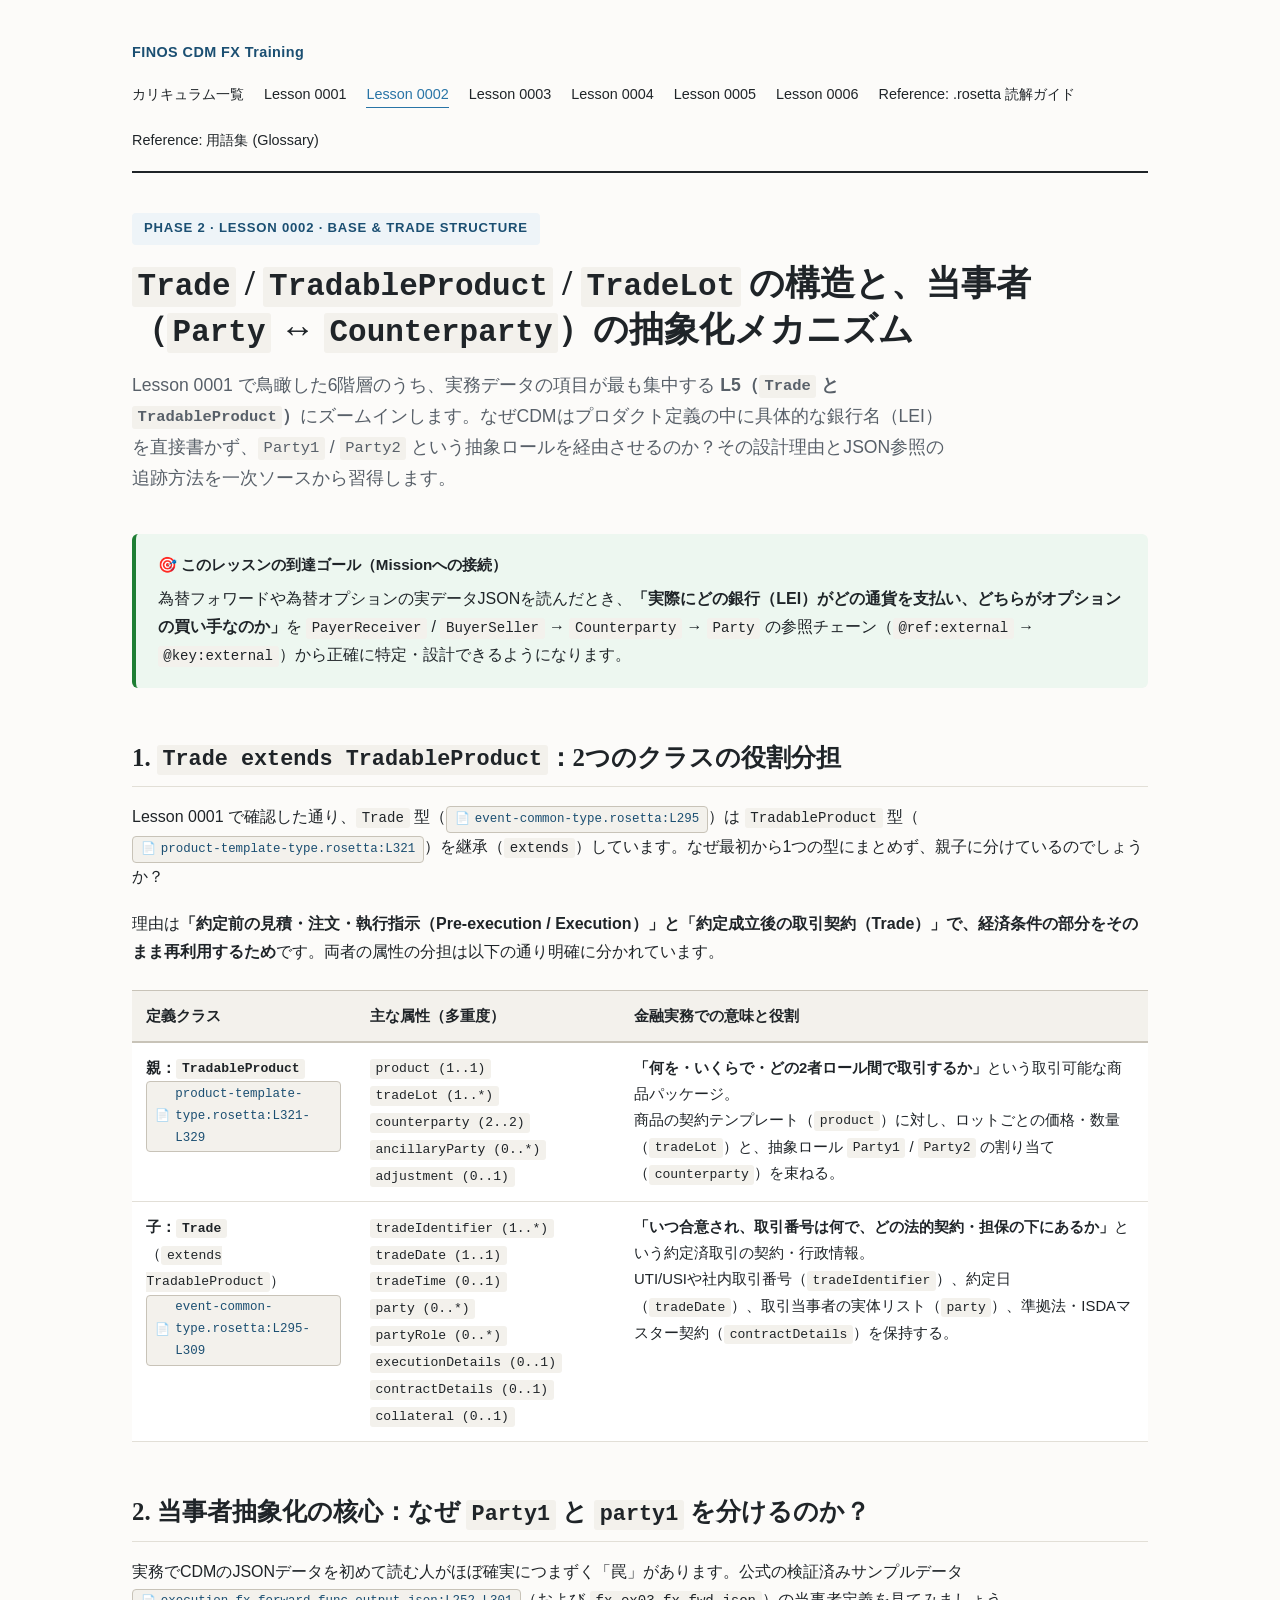
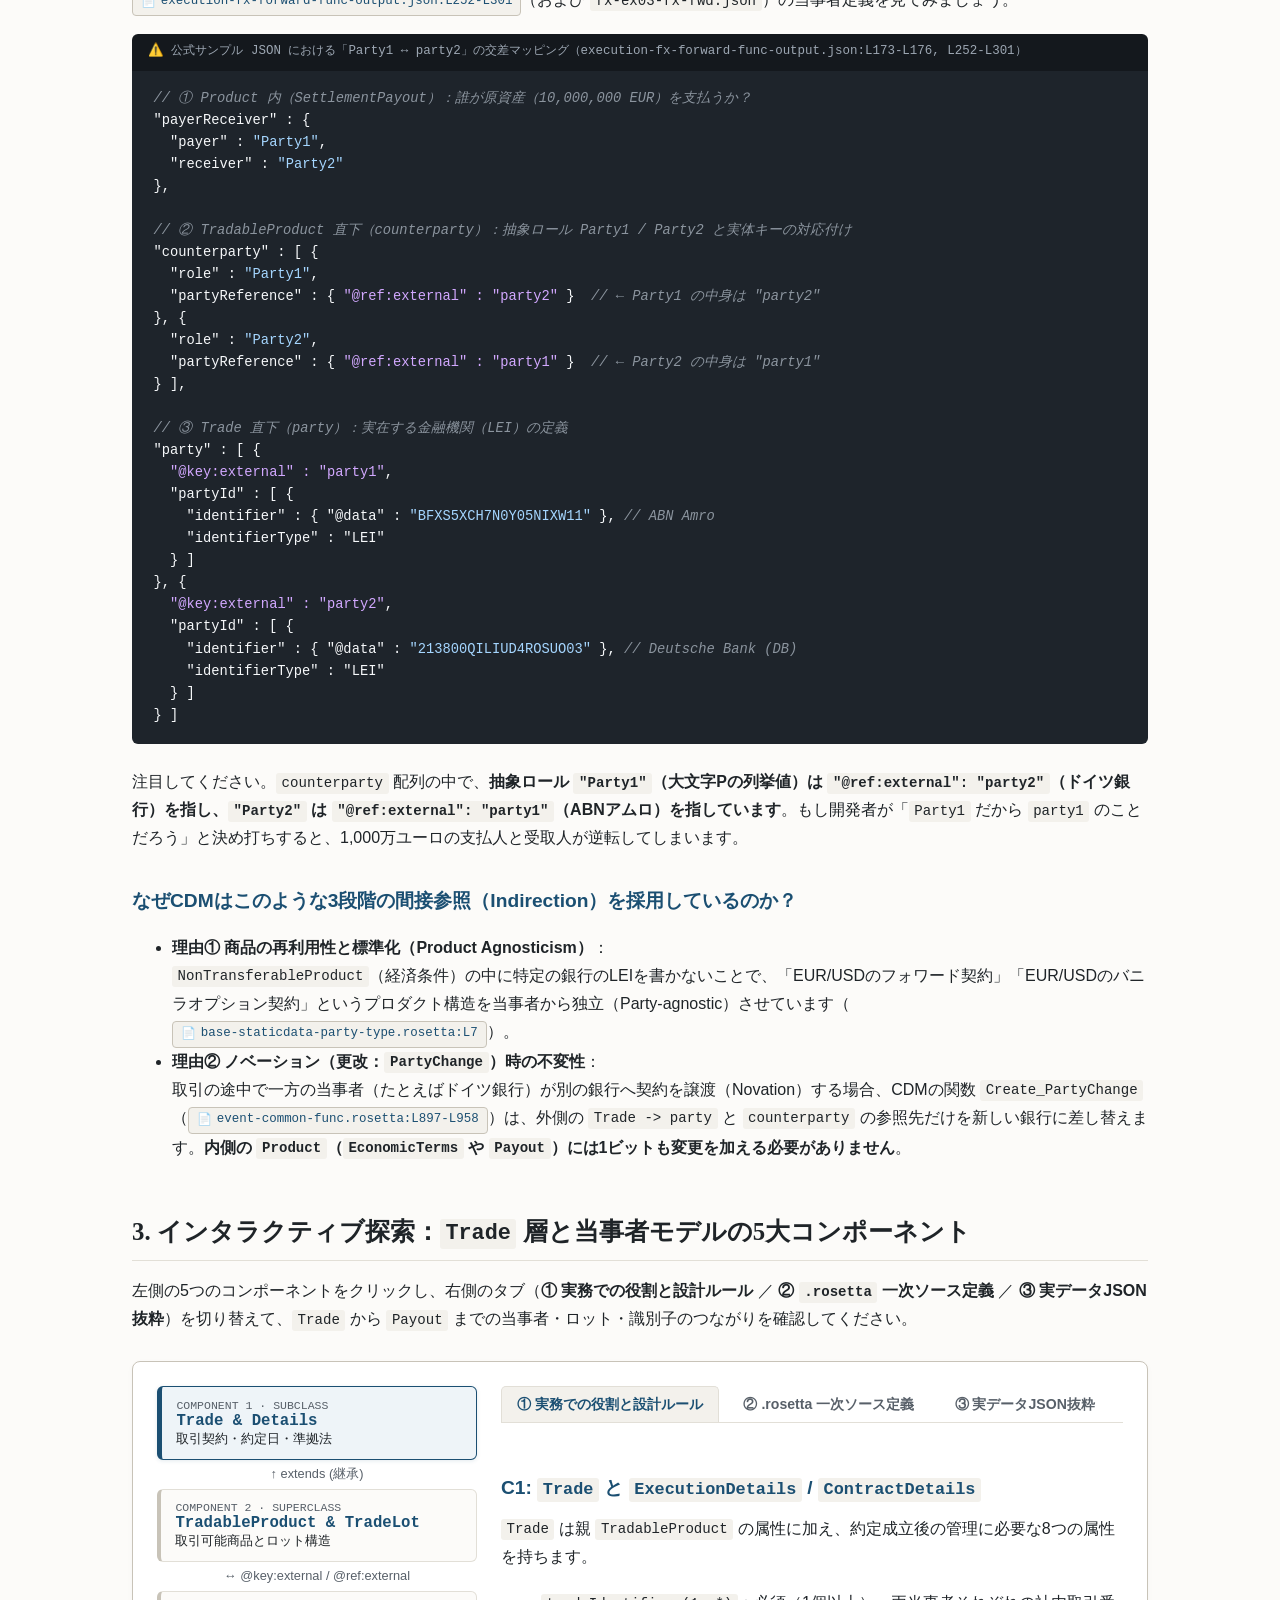
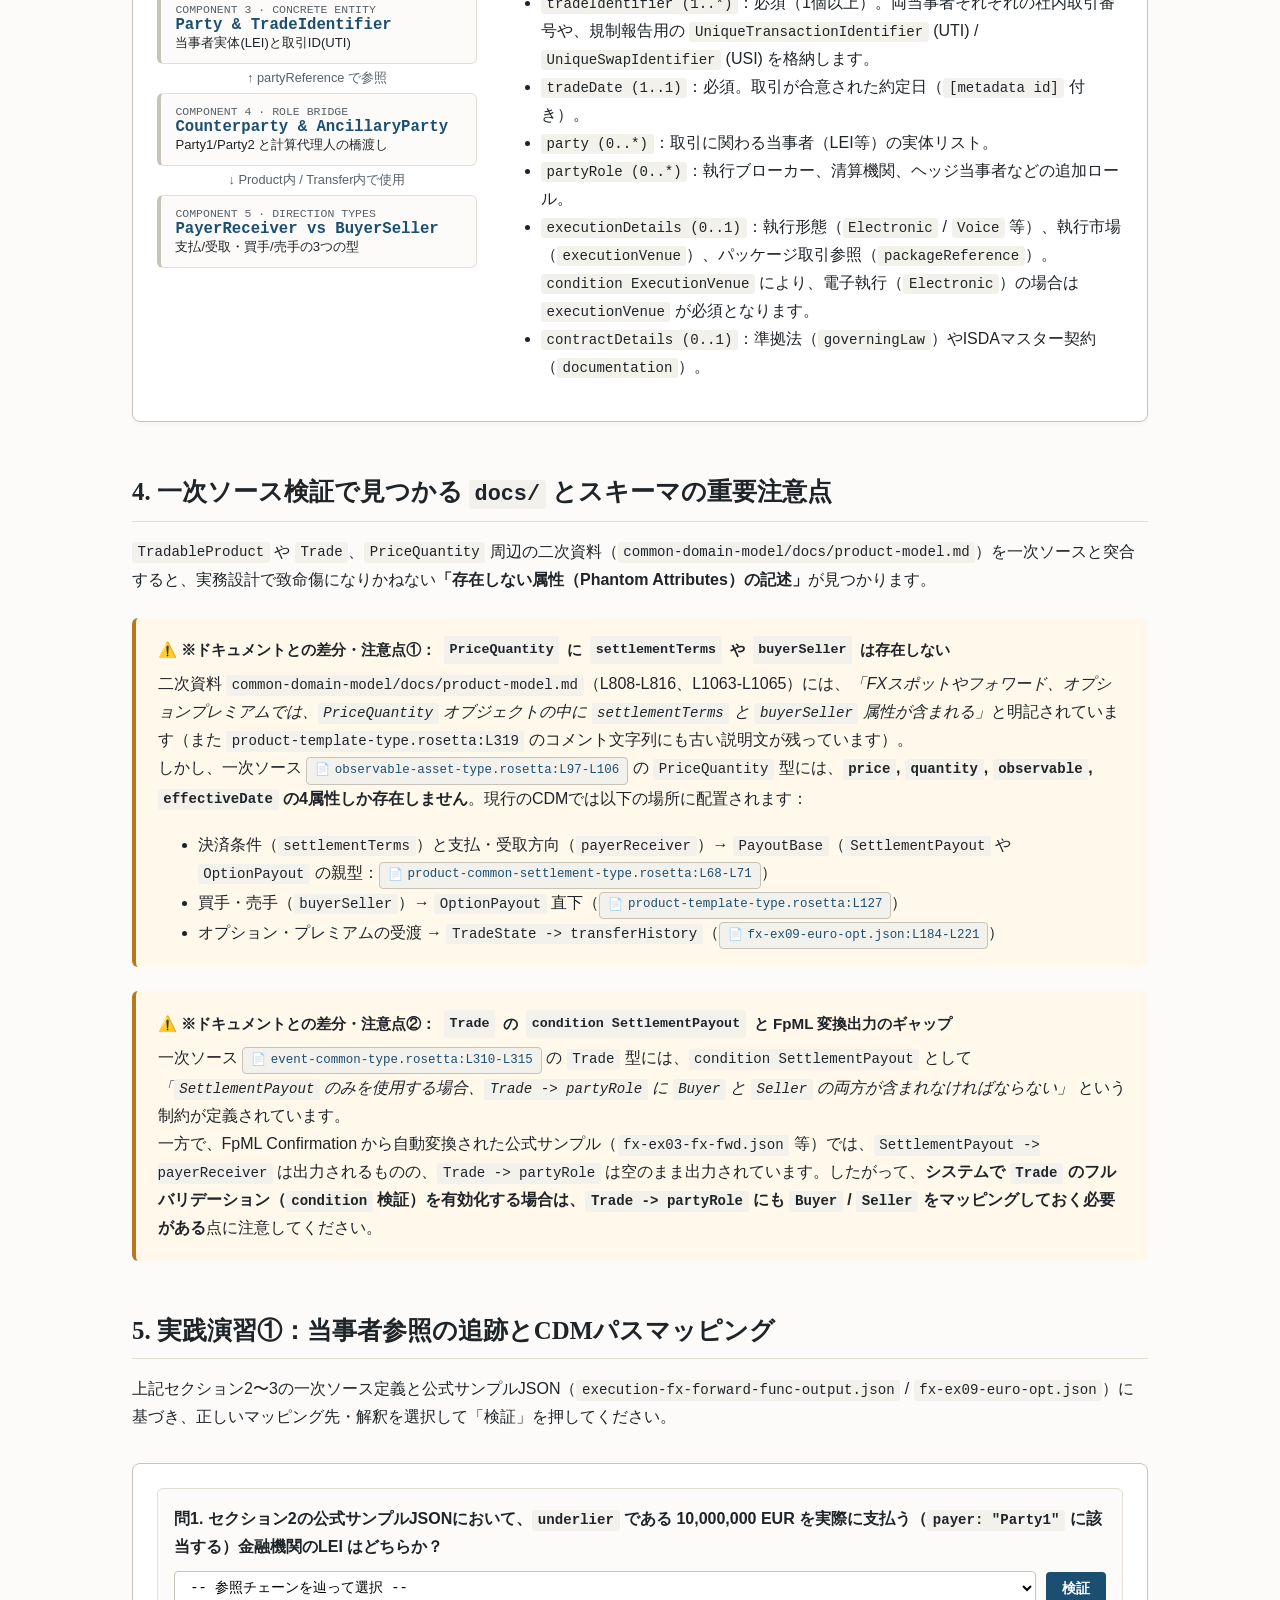
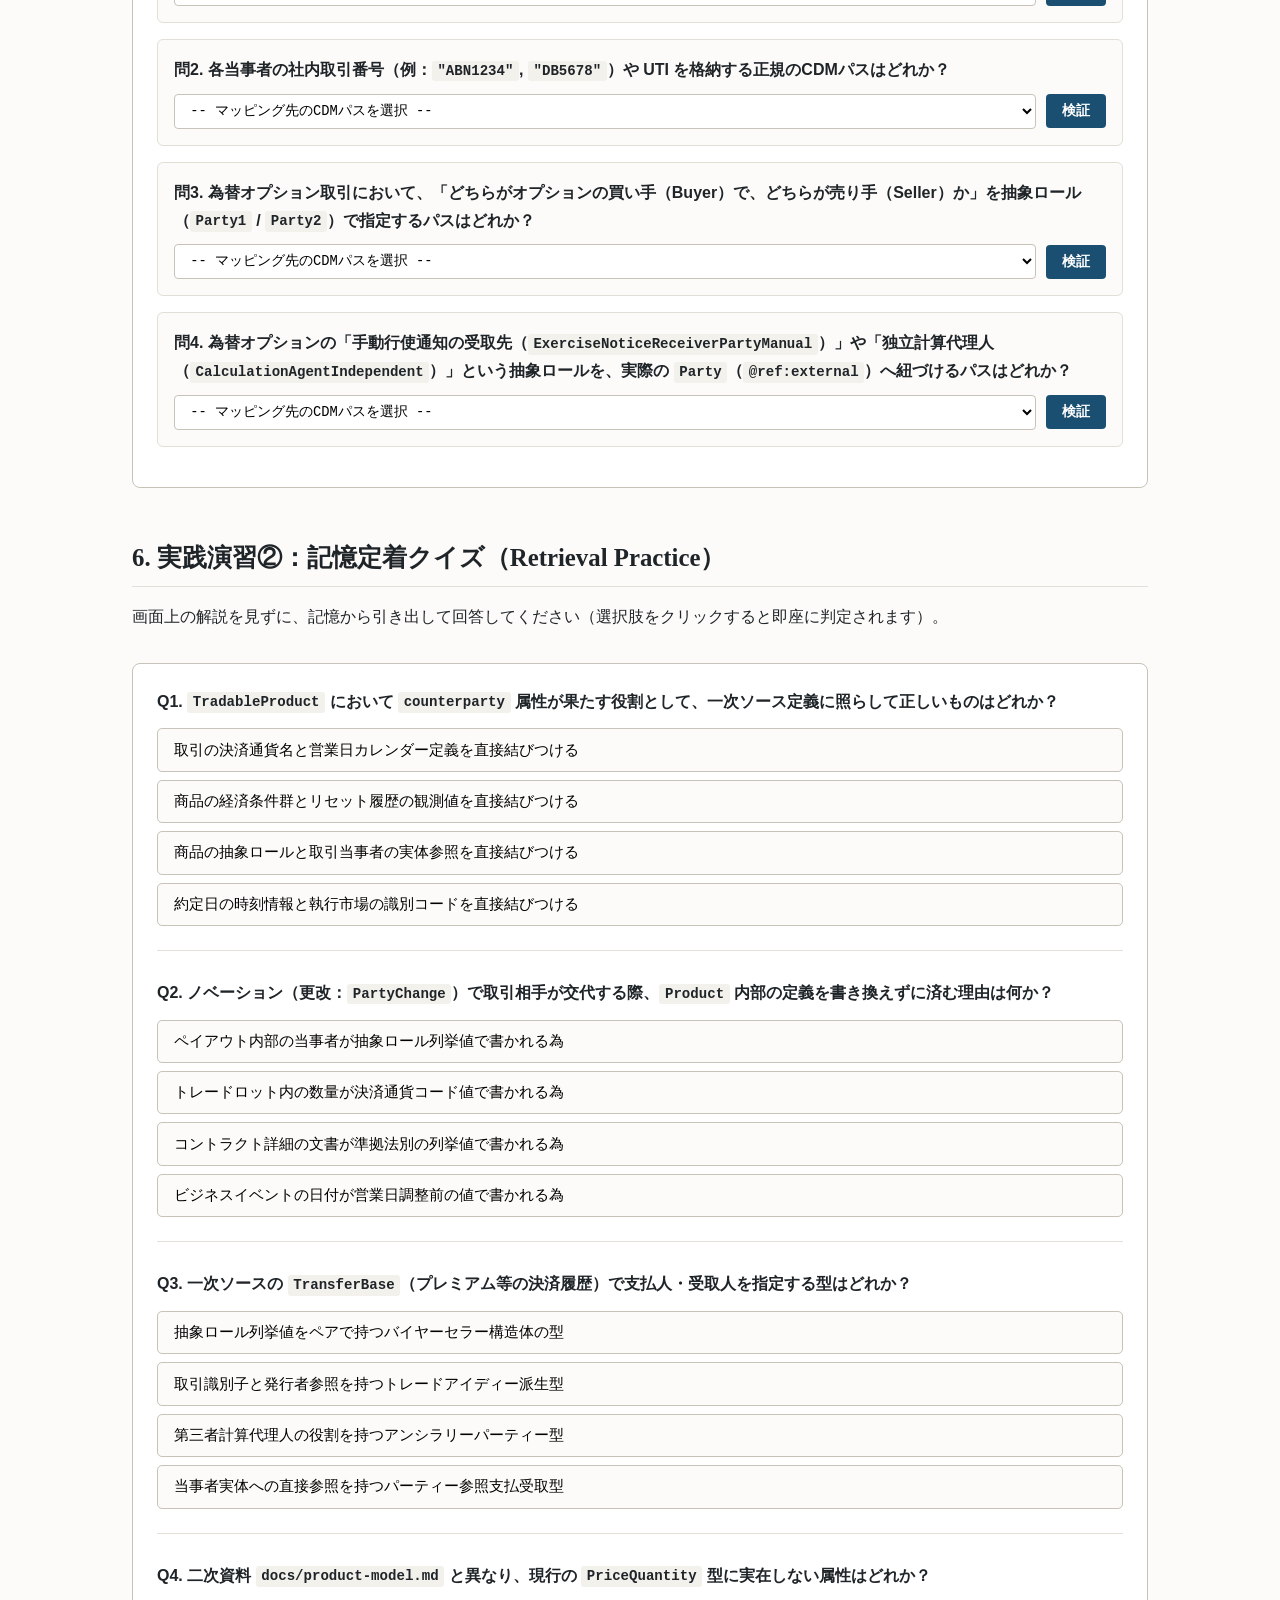
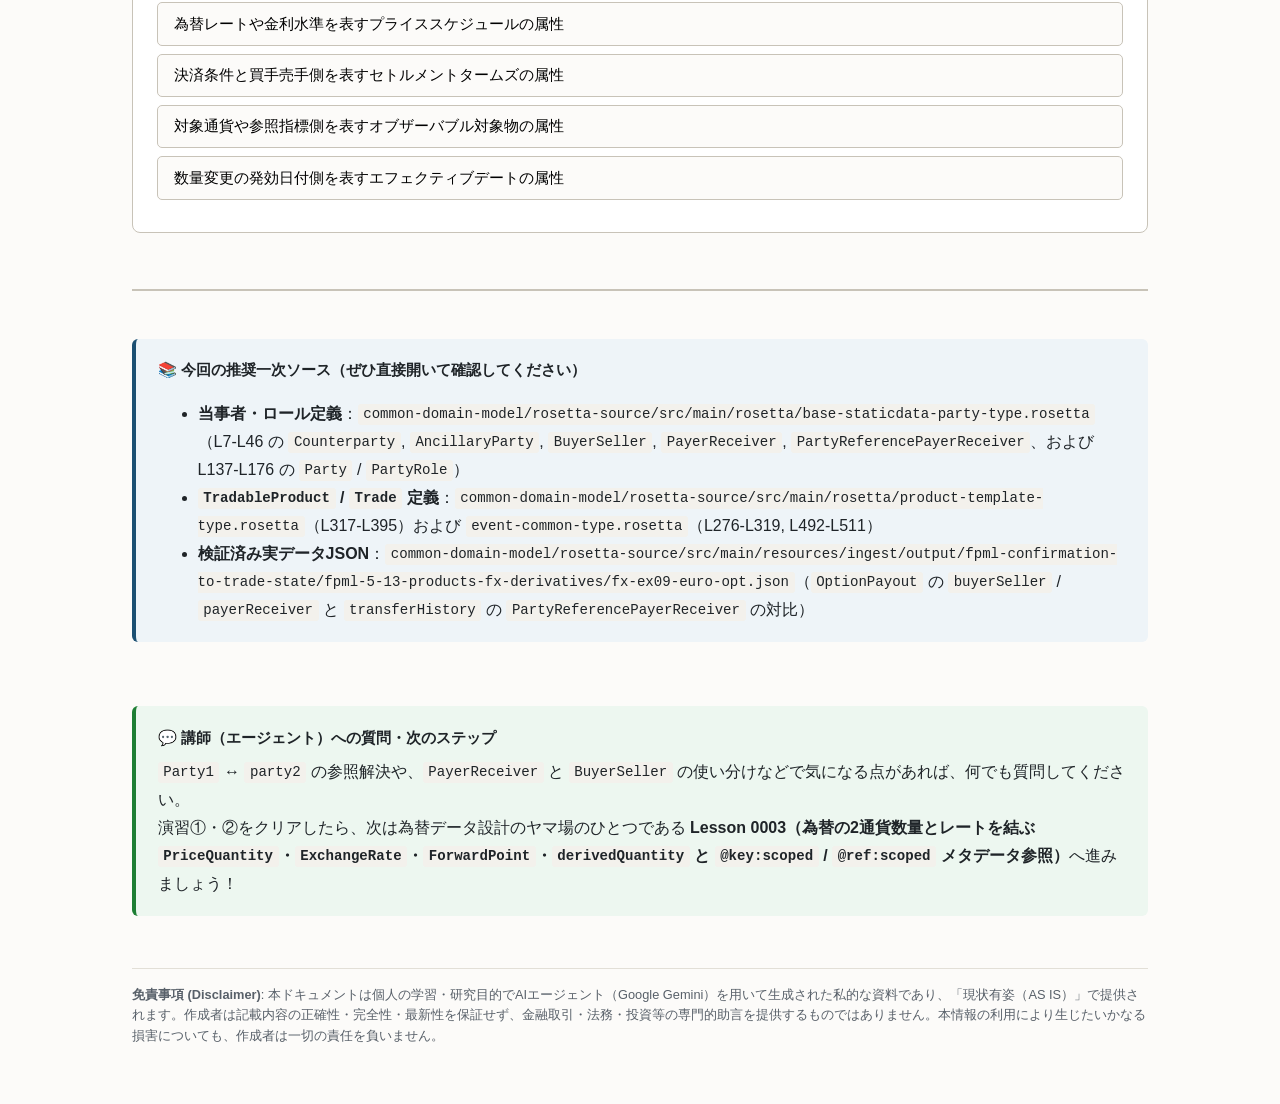
<file: lessons/0002-trade-tradableproduct-party.html>
<!DOCTYPE html>
<html lang="ja">

<head>
  <meta charset="UTF-8" />
  <meta name="viewport" content="width=device-width, initial-scale=1.0" />
  <title>Lesson 0002: Trade / TradableProduct / TradeLot の構造と当事者（Party ↔ Counterparty）の抽象化メカニズム</title>
  <link rel="stylesheet" href="../assets/style.css" />
</head>

<body>
  <div class="page-wrapper">
    <nav class="workspace-nav">
      <a class="brand" href="./index.html">FINOS CDM FX Training</a>
      <div class="nav-links">
        <a href="./index.html">カリキュラム一覧</a>
        <a href="./0001-cdm-top-down-overview.html">Lesson 0001</a>
        <a href="./0002-trade-tradableproduct-party.html" class="active">Lesson 0002</a>
        <a href="./0003-pricequantity-fx-rate-and-scoped-references.html">Lesson 0003</a>
        <a href="./0004-fx-spot-forward-swap-settlementpayout.html">Lesson 0004</a>
        <a href="./0005-ndf-nds-cashsettlementterms-fixing.html">Lesson 0005</a>
        <a href="./0006-fx-vanilla-option-ndo-optionpayout.html">Lesson 0006</a>
        <a href="../reference/rosetta-reading-guide.html">Reference: .rosetta 読解ガイド</a>
        <a href="../reference/glossary.html">Reference: 用語集 (Glossary)</a>
      </div>
    </nav>

    <header class="lesson-header">
      <div class="lesson-meta">Phase 2 · Lesson 0002 · Base &amp; Trade Structure</div>
      <h1><code>Trade</code> / <code>TradableProduct</code> / <code>TradeLot</code> の構造と、当事者（<code>Party</code> ↔
        <code>Counterparty</code>）の抽象化メカニズム
      </h1>
      <p class="lesson-subtitle">
        Lesson 0001 で鳥瞰した6階層のうち、実務データの項目が最も集中する <strong>L5（<code>Trade</code> と
          <code>TradableProduct</code>）</strong>にズームインします。なぜCDMはプロダクト定義の中に具体的な銀行名（LEI）を直接書かず、<code>Party1</code> /
        <code>Party2</code> という抽象ロールを経由させるのか？その設計理由とJSON参照の追跡方法を一次ソースから習得します。
      </p>
    </header>

    <div class="callout callout-mission">
      <div class="callout-title">🎯 このレッスンの到達ゴール（Missionへの接続）</div>
      <p style="margin-bottom: 0;">
        為替フォワードや為替オプションの実データJSONを読んだとき、<strong>「実際にどの銀行（LEI）がどの通貨を支払い、どちらがオプションの買い手なのか」</strong>を
        <code>PayerReceiver</code> / <code>BuyerSeller</code> → <code>Counterparty</code> → <code>Party</code>
        の参照チェーン（<code>@ref:external</code> → <code>@key:external</code>）から正確に特定・設計できるようになります。
      </p>
    </div>

    <!-- Section 1 -->
    <section>
      <h2>1. <code>Trade extends TradableProduct</code>：2つのクラスの役割分担</h2>
      <p>
        Lesson 0001 で確認した通り、<code>Trade</code> 型（<span class="cite-badge">event-common-type.rosetta:L295</span>）は
        <code>TradableProduct</code> 型（<span
          class="cite-badge">product-template-type.rosetta:L321</span>）を継承（<code>extends</code>）しています。なぜ最初から1つの型にまとめず、親子に分けているのでしょうか？
      </p>
      <p>
        理由は<strong>「約定前の見積・注文・執行指示（Pre-execution /
          Execution）」と「約定成立後の取引契約（Trade）」で、経済条件の部分をそのまま再利用するため</strong>です。両者の属性の分担は以下の通り明確に分かれています。
      </p>

      <table>
        <thead>
          <tr>
            <th style="width: 22%;">定義クラス</th>
            <th style="width: 26%;">主な属性（多重度）</th>
            <th>金融実務での意味と役割</th>
          </tr>
        </thead>
        <tbody>
          <tr>
            <td>
              <strong>親：<code>TradableProduct</code></strong><br />
              <span class="cite-badge">product-template-type.rosetta:L321-L329</span>
            </td>
            <td>
              <code>product (1..1)</code><br />
              <code>tradeLot (1..*)</code><br />
              <code>counterparty (2..2)</code><br />
              <code>ancillaryParty (0..*)</code><br />
              <code>adjustment (0..1)</code>
            </td>
            <td>
              <strong>「何を・いくらで・どの2者ロール間で取引するか」</strong>という取引可能な商品パッケージ。<br />
              商品の契約テンプレート（<code>product</code>）に対し、ロットごとの価格・数量（<code>tradeLot</code>）と、抽象ロール <code>Party1</code> /
              <code>Party2</code> の割り当て（<code>counterparty</code>）を束ねる。
            </td>
          </tr>
          <tr>
            <td>
              <strong>子：<code>Trade</code></strong><br />
              （<code>extends TradableProduct</code>）<br />
              <span class="cite-badge">event-common-type.rosetta:L295-L309</span>
            </td>
            <td>
              <code>tradeIdentifier (1..*)</code><br />
              <code>tradeDate (1..1)</code><br />
              <code>tradeTime (0..1)</code><br />
              <code>party (0..*)</code><br />
              <code>partyRole (0..*)</code><br />
              <code>executionDetails (0..1)</code><br />
              <code>contractDetails (0..1)</code><br />
              <code>collateral (0..1)</code>
            </td>
            <td>
              <strong>「いつ合意され、取引番号は何で、どの法的契約・担保の下にあるか」</strong>という約定済取引の契約・行政情報。<br />
              UTI/USIや社内取引番号（<code>tradeIdentifier</code>）、約定日（<code>tradeDate</code>）、取引当事者の実体リスト（<code>party</code>）、準拠法・ISDAマスター契約（<code>contractDetails</code>）を保持する。
            </td>
          </tr>
        </tbody>
      </table>
    </section>

    <!-- Section 2 -->
    <section>
      <h2>2. 当事者抽象化の核心：なぜ <code>Party1</code> と <code>party1</code> を分けるのか？</h2>
      <p>
        実務でCDMのJSONデータを初めて読む人がほぼ確実につまずく「罠」があります。公式の検証済みサンプルデータ <span
          class="cite-badge">execution-fx-forward-func-output.json:L252-L301</span>（および
        <code>fx-ex03-fx-fwd.json</code>）の当事者定義を見てみましょう。
      </p>

      <div class="code-header">
        <span>⚠️ 公式サンプル JSON における「Party1 ↔ party2」の交差マッピング（execution-fx-forward-func-output.json:L173-L176,
          L252-L301）</span>
      </div>
      <pre><code><span class="cm">// ① Product 内（SettlementPayout）：誰が原資産（10,000,000 EUR）を支払うか？</span>
"payerReceiver" : {
  "payer" : <span class="st">"Party1"</span>,
  "receiver" : <span class="st">"Party2"</span>
},

<span class="cm">// ② TradableProduct 直下（counterparty）：抽象ロール Party1 / Party2 と実体キーの対応付け</span>
"counterparty" : [ {
  "role" : <span class="st">"Party1"</span>,
  "partyReference" : { <span class="mt">"@ref:external" : "party2"</span> }  <span class="cm">// ← Party1 の中身は "party2"</span>
}, {
  "role" : <span class="st">"Party2"</span>,
  "partyReference" : { <span class="mt">"@ref:external" : "party1"</span> }  <span class="cm">// ← Party2 の中身は "party1"</span>
} ],

<span class="cm">// ③ Trade 直下（party）：実在する金融機関（LEI）の定義</span>
"party" : [ {
  <span class="mt">"@key:external" : "party1"</span>,
  "partyId" : [ {
    "identifier" : { "@data" : <span class="st">"BFXS5XCH7N0Y05NIXW11"</span> }, <span class="cm">// ABN Amro</span>
    "identifierType" : "LEI"
  } ]
}, {
  <span class="mt">"@key:external" : "party2"</span>,
  "partyId" : [ {
    "identifier" : { "@data" : <span class="st">"213800QILIUD4ROSUO03"</span> }, <span class="cm">// Deutsche Bank (DB)</span>
    "identifierType" : "LEI"
  } ]
} ]</code></pre>

      <p>
        注目してください。<code>counterparty</code> 配列の中で、<strong>抽象ロール <code>"Party1"</code>（大文字Pの列挙値）は
          <code>"@ref:external": "party2"</code>（ドイツ銀行）を指し、<code>"Party2"</code> は
          <code>"@ref:external": "party1"</code>（ABNアムロ）を指しています</strong>。もし開発者が「<code>Party1</code> だから
        <code>party1</code> のことだろう」と決め打ちすると、1,000万ユーロの支払人と受取人が逆転してしまいます。
      </p>

      <h3>なぜCDMはこのような3段階の間接参照（Indirection）を採用しているのか？</h3>
      <ul>
        <li>
          <strong>理由① 商品の再利用性と標準化（Product Agnosticism）</strong>：<br />
          <code>NonTransferableProduct</code>（経済条件）の中に特定の銀行のLEIを書かないことで、「EUR/USDのフォワード契約」「EUR/USDのバニラオプション契約」というプロダクト構造を当事者から独立（Party-agnostic）させています（<span
            class="cite-badge">base-staticdata-party-type.rosetta:L7</span>）。
        </li>
        <li>
          <strong>理由② ノベーション（更改：<code>PartyChange</code>）時の不変性</strong>：<br />
          取引の途中で一方の当事者（たとえばドイツ銀行）が別の銀行へ契約を譲渡（Novation）する場合、CDMの関数 <code>Create_PartyChange</code>（<span
            class="cite-badge">event-common-func.rosetta:L897-L958</span>）は、外側の <code>Trade -> party</code> と
          <code>counterparty</code> の参照先だけを新しい銀行に差し替えます。<strong>内側の <code>Product</code>（<code>EconomicTerms</code> や
            <code>Payout</code>）には1ビットも変更を加える必要がありません</strong>。
        </li>
      </ul>
    </section>

    <!-- Section 3: Interactive Explorer -->
    <section>
      <h2>3. インタラクティブ探索：<code>Trade</code> 層と当事者モデルの5大コンポーネント</h2>
      <p>
        左側の5つのコンポーネントをクリックし、右側のタブ（<strong>① 実務での役割と設計ルール</strong> ／ <strong>② <code>.rosetta</code> 一次ソース定義</strong> ／
        <strong>③ 実データJSON抜粋</strong>）を切り替えて、<code>Trade</code> から <code>Payout</code> までの当事者・ロット・識別子のつながりを確認してください。
      </p>

      <div class="hierarchy-explorer" data-component="hierarchy-explorer">
        <!-- Left Tree -->
        <div class="hierarchy-tree">
          <button class="tree-node-btn active" data-node="node-c1">
            <span class="node-level">Component 1 · Subclass</span>
            <span class="node-name">Trade &amp; Details</span>
            <span class="node-ja">取引契約・約定日・準拠法</span>
          </button>
          <div class="tree-arrow">↑ extends (継承)</div>

          <button class="tree-node-btn" data-node="node-c2">
            <span class="node-level">Component 2 · Superclass</span>
            <span class="node-name">TradableProduct &amp; TradeLot</span>
            <span class="node-ja">取引可能商品とロット構造</span>
          </button>
          <div class="tree-arrow">↔ @key:external / @ref:external</div>

          <button class="tree-node-btn" data-node="node-c3">
            <span class="node-level">Component 3 · Concrete Entity</span>
            <span class="node-name">Party &amp; TradeIdentifier</span>
            <span class="node-ja">当事者実体(LEI)と取引ID(UTI)</span>
          </button>
          <div class="tree-arrow">↑ partyReference で参照</div>

          <button class="tree-node-btn" data-node="node-c4">
            <span class="node-level">Component 4 · Role Bridge</span>
            <span class="node-name">Counterparty &amp; AncillaryParty</span>
            <span class="node-ja">Party1/Party2 と計算代理人の橋渡し</span>
          </button>
          <div class="tree-arrow">↓ Product内 / Transfer内で使用</div>

          <button class="tree-node-btn" data-node="node-c5">
            <span class="node-level">Component 5 · Direction Types</span>
            <span class="node-name">PayerReceiver vs BuyerSeller</span>
            <span class="node-ja">支払/受取・買手/売手の3つの型</span>
          </button>
        </div>

        <!-- Right Detail View -->
        <div class="hierarchy-detail">
          <div class="detail-tabs">
            <button class="detail-tab-btn active" data-tab="tab-meaning">① 実務での役割と設計ルール</button>
            <button class="detail-tab-btn" data-tab="tab-rosetta">② .rosetta 一次ソース定義</button>
            <button class="detail-tab-btn" data-tab="tab-json">③ 実データJSON抜粋</button>
          </div>

          <!-- C1: Trade & Details -->
          <div class="node-detail-card" data-node-content="node-c1" style="display: block;">
            <div class="detail-pane active" data-pane="tab-meaning">
              <h3>C1: <code>Trade</code> と <code>ExecutionDetails</code> / <code>ContractDetails</code></h3>
              <p>
                <code>Trade</code> は親 <code>TradableProduct</code> の属性に加え、約定成立後の管理に必要な8つの属性を持ちます。
              </p>
              <ul>
                <li><code>tradeIdentifier (1..*)</code>：必須（1個以上）。両当事者それぞれの社内取引番号や、規制報告用の
                  <code>UniqueTransactionIdentifier</code> (UTI) / <code>UniqueSwapIdentifier</code> (USI) を格納します。
                </li>
                <li><code>tradeDate (1..1)</code>：必須。取引が合意された約定日（<code>[metadata id]</code> 付き）。</li>
                <li><code>party (0..*)</code>：取引に関わる当事者（LEI等）の実体リスト。</li>
                <li><code>partyRole (0..*)</code>：執行ブローカー、清算機関、ヘッジ当事者などの追加ロール。</li>
                <li><code>executionDetails (0..1)</code>：執行形態（<code>Electronic</code> / <code>Voice</code>
                  等）、執行市場（<code>executionVenue</code>）、パッケージ取引参照（<code>packageReference</code>）。<code>condition ExecutionVenue</code>
                  により、電子執行（<code>Electronic</code>）の場合は <code>executionVenue</code> が必須となります。</li>
                <li>
                  <code>contractDetails (0..1)</code>：準拠法（<code>governingLaw</code>）やISDAマスター契約（<code>documentation</code>）。
                </li>
              </ul>
            </div>
            <div class="detail-pane" data-pane="tab-rosetta">
              <div class="code-header">
                <span>common-domain-model/rosetta-source/src/main/rosetta/event-common-type.rosetta (L295-L315,
                  L492-L511)</span>
              </div>
              <pre><code><span class="kw">type</span> <span class="ty">Trade</span> <span class="kw">extends</span> <span class="ty">TradableProduct</span>:
    <span class="mt">[metadata key]</span>
    tradeIdentifier <span class="ty">TradeIdentifier</span> (1..*)
    tradeDate <span class="ty">date</span> (1..1)
        <span class="mt">[metadata id]</span>
    tradeTime <span class="ty">TimeZone</span> (0..1)
        <span class="mt">[metadata id]</span>
    party <span class="ty">Party</span> (0..*)
    partyRole <span class="ty">PartyRole</span> (0..*)
    executionDetails <span class="ty">ExecutionDetails</span> (0..1)
    contractDetails <span class="ty">ContractDetails</span> (0..1)
    collateral <span class="ty">Collateral</span> (0..1)

    <span class="cd">condition</span> SettlementPayout:
        <span class="kw">if</span> SettlementPayoutOnlyExists(product -> economicTerms -> payout)
        <span class="kw">then</span> partyRole -> role <span class="kw">contains</span> <span class="ty">PartyRoleEnum</span> -> Buyer
                <span class="kw">and</span> partyRole -> role <span class="kw">contains</span> <span class="ty">PartyRoleEnum</span> -> Seller
                <span class="kw">and</span> tradeLot -> priceQuantity -> price <span class="kw">exists</span>

<span class="kw">type</span> <span class="ty">ExecutionDetails</span>:
    <span class="mt">[metadata key]</span>
    executionType <span class="ty">ExecutionTypeEnum</span> (1..1)
    executionVenue <span class="ty">LegalEntity</span> (0..1)
    packageReference <span class="ty">IdentifiedList</span> (0..1)

    <span class="cd">condition</span> ExecutionVenue:
        <span class="kw">if</span> executionType = <span class="ty">ExecutionTypeEnum</span> -> Electronic
        <span class="kw">then</span> executionVenue <span class="kw">exists</span>

<span class="kw">type</span> <span class="ty">ContractDetails</span>:
    <span class="mt">[metadata key]</span>
    documentation <span class="ty">LegalAgreement</span> (0..*)
    governingLaw <span class="ty">GoverningLawEnum</span> (0..1)
        <span class="mt">[metadata scheme]</span></code></pre>
            </div>
            <div class="detail-pane" data-pane="tab-json">
              <div class="code-header">
                <span>execution-fx-forward-func-output.json (L263-L301) — tradeIdentifier, tradeDate, party</span>
              </div>
              <pre><code>"tradeIdentifier" : [ {
  "issuerReference" : { "@ref:external" : "party1" },
  "assignedIdentifier" : [ {
    "identifier" : {
      "@scheme" : "http://www.abn-amro.com/fx/trade-id",
      "@data" : "ABN1234"
    }
  } ]
}, {
  "issuerReference" : { "@ref:external" : "party2" },
  "assignedIdentifier" : [ {
    "identifier" : {
      "@scheme" : "http://www.db.com/fx/trade-id",
      "@data" : "DB5678"
    }
  } ]
} ],
"tradeDate" : {
  "@data" : "2001-11-19"
},
"party" : [ ... ]</code></pre>
            </div>
          </div>

          <!-- C2: TradableProduct & TradeLot -->
          <div class="node-detail-card" data-node-content="node-c2" style="display: none;">
            <div class="detail-pane active" data-pane="tab-meaning">
              <h3>C2: <code>TradableProduct</code> と <code>TradeLot</code>（ロット分割と複数レッグ）</h3>
              <p>
                <code>TradableProduct</code> は、商品テンプレート <code>product (1..1)</code> とロット配列
                <code>tradeLot (1..*)</code>、そして2者の対応 <code>counterparty (2..2)</code> を持ちます。
              </p>
              <ul>
                <li>
                  <strong>なぜ <code>tradeLot (1..*)</code> と <code>priceQuantity (1..*)</code> の2段階配列なのか？</strong>
                  <ul>
                    <li><strong>外側の
                        <code>tradeLot (1..*)</code></strong>：同じ契約に対して後から増額（Increase）や追加ロット取引を行った際、別ロット（<code>lotIdentifier</code>
                      付き）として追加できるようにするためです。通常の単一約定の為替取引では <strong><code>tradeLot</code> は要素数1</strong> です。</li>
                    <li><strong>内側の <code>priceQuantity (1..*)</code></strong>：1つの商品の中に複数のレッグ（例：<strong>FX Swap の Near
                        Leg と Far Leg</strong>）がある場合、1つの <code>TradeLot</code> の中に<strong>2つの <code>PriceQuantity</code>
                        要素</strong>を並べて表現します（Lesson 0003〜0004で詳解）。</li>
                  </ul>
                </li>
              </ul>
            </div>
            <div class="detail-pane" data-pane="tab-rosetta">
              <div class="code-header">
                <span>common-domain-model/rosetta-source/src/main/rosetta/product-template-type.rosetta
                  (L317-L330)</span>
              </div>
              <pre><code><span class="kw">type</span> <span class="ty">TradeLot</span>: <span class="cm">&lt;"Specifies the price and quantity of a trade lot..."&gt;</span>
    lotIdentifier <span class="ty">Identifier</span> (0..*) <span class="cm">&lt;"Specifies one or more identifiers for the lot, if any."&gt;</span>
    priceQuantity <span class="ty">PriceQuantity</span> (1..*) <span class="cm">&lt;"Specifies the settlement characteristics of a trade lot: price, quantity, observable (optionally)... This attribute has a multiple cardinality to allow to specify the price, quantity and observable of different legs in a single, composite product (e.g. a Swap)."&gt;</span>

<span class="kw">type</span> <span class="ty">TradableProduct</span>:
    product <span class="ty">NonTransferableProduct</span> (1..1) <span class="cm">&lt;"The underlying product to be included in a contract or execution."&gt;</span>
    tradeLot <span class="ty">TradeLot</span> (1..*) <span class="cm">&lt;"Specifies the price, quantity and effective date of each trade lot..."&gt;</span>
    counterparty <span class="ty">Counterparty</span> (2..2) <span class="cm">&lt;"Specifies the parties which are the two counterparties to the transaction."&gt;</span>
    ancillaryParty <span class="ty">AncillaryParty</span> (0..*) <span class="cm">&lt;"Specifies the parties with ancillary roles in the transaction."&gt;</span>
    adjustment <span class="ty">NotionalAdjustmentEnum</span> (0..1)</code></pre>
            </div>
            <div class="detail-pane" data-pane="tab-json">
              <div class="code-header">
                <span>FX Forward（1要素）vs FX Swap（Near/Far の2要素）の tradeLot 構造比較</span>
              </div>
              <pre><code><span class="cm">// FX Forward (fx-ex03-fx-fwd.json): priceQuantity は 1要素</span>
"tradeLot" : [ {
  "priceQuantity" : [ {
    "price" : [ { "@key:scoped" : "price-1", "value" : 0.9175, ... } ],
    "quantity" : { "@key:scoped" : "quantity-1", "value" : 10000000, ... },
    "observable" : { "@key:scoped" : "observable-1", ... }
  } ]
} ]

<span class="cm">// FX Swap (fx-ex08-fx-swap.json): Near Leg と Far Leg で priceQuantity が 2要素</span>
"tradeLot" : [ {
  "priceQuantity" : [
    { <span class="cm">/* Near Leg: price-1, quantity-1, observable-1 */</span> },
    { <span class="cm">/* Far Leg:  price-2, quantity-2, observable-2 */</span> }
  ]
} ]</code></pre>
            </div>
          </div>

          <!-- C3: Party & TradeIdentifier -->
          <div class="node-detail-card" data-node-content="node-c3" style="display: none;">
            <div class="detail-pane active" data-pane="tab-meaning">
              <h3>C3: <code>Party</code> と <code>TradeIdentifier</code>（<code>@key:external</code> による参照基盤）</h3>
              <p>
                <code>Party</code> 型には <code>[metadata key]</code> が付与されており、JSON上では
                <code>"@key:external": "party1"</code> のようなドキュメント内キーを持ちます。
              </p>
              <ul>
                <li><strong><code>Party</code>
                    の識別子（<code>partyId (1..*)</code>）</strong>：<code>PartyIdentifierTypeEnum</code> により
                  <code>LEI</code>（20桁の取引主体識別子）、<code>BIC</code>（SWIFTコード）、<code>MIC</code>（市場識別コード）等を明示できます。
                </li>
                <li><strong><code>TradeIdentifier</code>
                    の発行者（<code>condition IssuerChoice</code>）</strong>：取引番号を誰が発番したかを表す際、<code>issuerReference Party (0..1)</code>（<code>@ref:external</code>
                  で <code>party</code> を参照）または
                  <code>issuer string (0..1)</code>（文字列で直接記述）の<strong>どちらか一方を必須選択（<code>required choice</code>）</strong>します。
                </li>
              </ul>
            </div>
            <div class="detail-pane" data-pane="tab-rosetta">
              <div class="code-header">
                <span>base-staticdata-party-type.rosetta (L137-L154) &amp; base-staticdata-identifier-type.rosetta
                  (L15-L26)</span>
              </div>
              <pre><code><span class="kw">type</span> <span class="ty">Party</span>:
    <span class="mt">[metadata key]</span>
    partyId <span class="ty">PartyIdentifier</span> (1..*) <span class="cm">&lt;"e.g. the 20 digits LEI code."&gt;</span>
    name <span class="ty">string</span> (0..1)
        <span class="mt">[metadata scheme]</span>
    businessUnit <span class="ty">BusinessUnit</span> (0..*)
    person <span class="ty">NaturalPerson</span> (0..*)
    personRole <span class="ty">NaturalPersonRole</span> (0..*)
    account <span class="ty">Account</span> (0..1)
    contactInformation <span class="ty">ContactInformation</span> (0..1)

<span class="kw">type</span> <span class="ty">Identifier</span>:
    <span class="mt">[metadata key]</span>
    issuerReference <span class="ty">Party</span> (0..1)
        <span class="mt">[metadata reference]</span>
    issuer <span class="ty">string</span> (0..1)
        <span class="mt">[metadata scheme]</span>
    assignedIdentifier <span class="ty">AssignedIdentifier</span> (1..*)

    <span class="cd">condition</span> IssuerChoice:
        <span class="kw">required choice</span> issuerReference, issuer</code></pre>
            </div>
            <div class="detail-pane" data-pane="tab-json">
              <div class="code-header">
                <span>fx-ex03-fx-fwd.json (L143-L185) — Party の定義と TradeIdentifier からの参照</span>
              </div>
              <pre><code>"tradeIdentifier" : [ {
  "issuerReference" : {
    <span class="mt">"@ref:external" : "party1"</span>
  },
  "assignedIdentifier" : [ {
    "identifier" : {
      "@scheme" : "http://www.abn-amro.com/fx/trade-id",
      "@data" : "ABN1234"
    }
  } ]
} ],
"party" : [ {
  <span class="mt">"@key:external" : "party1"</span>,
  "partyId" : [ {
    "identifier" : {
      "@scheme" : "http://www.fpml.org/coding-scheme/external/iso17442",
      "@data" : "BFXS5XCH7N0Y05NIXW11"
    },
    "identifierType" : "LEI"
  } ]
} ]</code></pre>
            </div>
          </div>

          <!-- C4: Counterparty & AncillaryParty -->
          <div class="node-detail-card" data-node-content="node-c4" style="display: none;">
            <div class="detail-pane active" data-pane="tab-meaning">
              <h3>C4: <code>Counterparty</code> と <code>AncillaryParty</code>（抽象ロールと実体のブリッジ）</h3>
              <p>
                <code>Product</code> 内部の抽象ロールと、外側の <code>Party</code> 実体を結ぶブリッジが以下の2つの型です。
              </p>
              <ul>
                <li>
                  <strong>主たる2当事者：<code>counterparty Counterparty (2..2)</code></strong><br />
                  カーディナリティが <code>(2..2)</code> であるため、必ず <code>Party1</code> と <code>Party2</code> の2要素が存在します。CDM内部の関数
                  <code>ExtractCounterpartyByRole</code>（<span
                    class="cite-badge">base-staticdata-party-func.rosetta:L4-L15</span>）がこの配列を検索して実当事者を特定します。
                </li>
                <li>
                  <strong>付随ロール当事者：<code>ancillaryParty AncillaryParty (0..*)</code></strong><br />
                  独立計算代理人（<code>CalculationAgentIndependent</code>）や、オプションの手動権利行使通知の受取先（<code>ExerciseNoticeReceiverPartyManual</code>）など、<code>Product</code>
                  内で指定された <code>AncillaryRoleEnum</code> を実際の <code>Party</code> に紐づけます。<code>TradableProduct</code>
                  の多数の <code>condition</code>（L344-L394）により、<code>Product</code> 側で該当ロールを使った場合は
                  <code>ancillaryParty</code> 側にも必ず登録することが強制されています。
                </li>
              </ul>
            </div>
            <div class="detail-pane" data-pane="tab-rosetta">
              <div class="code-header">
                <span>base-staticdata-party-type.rosetta (L7-L16) &amp; product-template-type.rosetta (L352-L356,
                  L376-L380)</span>
              </div>
              <pre><code><span class="kw">type</span> <span class="ty">Counterparty</span>:
    role <span class="ty">CounterpartyRoleEnum</span> (1..1) <span class="cm">&lt;"Either Party1 or Party2"&gt;</span>
    partyReference <span class="ty">Party</span> (1..1)
        <span class="mt">[metadata reference]</span>

<span class="kw">type</span> <span class="ty">AncillaryParty</span>:
    role <span class="ty">AncillaryRoleEnum</span> (1..1)
    partyReference <span class="ty">Party</span> (1..*)
        <span class="mt">[metadata reference]</span>
    onBehalfOf <span class="ty">CounterpartyRoleEnum</span> (0..1)

<span class="cm">// TradableProduct 上の整合性制約（抜粋）</span>
<span class="cd">condition</span> ExerciseNoticeReceiverPartyManual:
    <span class="kw">if</span> product -> economicTerms -> payout <span class="kw">as</span> <span class="ty">OptionPayout</span> -> exerciseTerms -> exerciseProcedure -> manualExercise -> exerciseNotice -> exerciseNoticeReceiver <span class="kw">exists</span>
    <span class="kw">then</span> ancillaryParty -> role <span class="kw">contains</span> <span class="ty">AncillaryRoleEnum</span> -> ExerciseNoticeReceiverPartyManual</code></pre>
            </div>
            <div class="detail-pane" data-pane="tab-json">
              <div class="code-header">
                <span>fx-ex09-euro-opt.json (L143-L159) — counterparty と ancillaryParty の実データ例</span>
              </div>
              <pre><code>"counterparty" : [ {
  "role" : "Party1",
  "partyReference" : {
    "@ref:external" : "party1"
  }
}, {
  "role" : "Party2",
  "partyReference" : {
    "@ref:external" : "party2"
  }
} ],
"ancillaryParty" : [ {
  "role" : "ExerciseNoticeReceiverPartyManual",
  "partyReference" : [ {
    "@ref:external" : "party2"
  } ]
} ]</code></pre>
            </div>
          </div>

          <!-- C5: PayerReceiver vs BuyerSeller vs PartyReferencePayerReceiver -->
          <div class="node-detail-card" data-node-content="node-c5" style="display: none;">
            <div class="detail-pane active" data-pane="tab-meaning">
              <h3>C5: 方向を表す3つの型：<code>PayerReceiver</code> / <code>BuyerSeller</code> /
                <code>PartyReferencePayerReceiver</code>
              </h3>
              <p>
                「誰が誰に支払うか／誰が買い手か」を表す型は、<strong>配置される場所（Productの内か外か）と商品の種類</strong>によって以下の3つが厳密に使い分けられます。
              </p>
              <ul>
                <li>
                  <strong>① <code>PayerReceiver</code>（<code>Product</code> 内のすべての
                    <code>PayoutBase</code>）</strong>：<br />
                  <code>payer</code> と <code>receiver</code> を <code>CounterpartyRoleEnum</code>（<code>Party1</code> /
                  <code>Party2</code>）で指定します。<code>SettlementPayout</code> では<strong>「<code>underlier</code>（対象通貨
                    <code>observable</code>）を引き渡す側が <code>payer</code>、受け取る側が
                    <code>receiver</code>」</strong>となります（対価通貨の支払方向はその逆になります：<code>Create_AssetFlowFromSettlementPayout</code>
                  <span class="cite-badge">product-template-func.rosetta:L94-L157</span>）。
                </li>
                <li>
                  <strong>② <code>BuyerSeller</code>（<code>OptionPayout</code> 固有）</strong>：<br />
                  オプションの権利の買い手（<code>buyer</code>）と売り手（<code>seller</code>）を <code>Party1</code> / <code>Party2</code>
                  で指定します（<span class="cite-badge">product-template-type.rosetta:L127</span>）。
                </li>
                <li>
                  <strong>③ <code>PartyReferencePayerReceiver</code>（<code>Product</code> 外の
                    <code>TransferHistory</code> 等）</strong>：<br />
                  オプション・プレミアムや決済キャッシュフローの実績（<code>TradeState -> transferHistory</code>）は商品テンプレートではなく具体的な当事者間の送金であるため、<code>Party1</code>
                  ではなく <strong><code>payerPartyReference</code> /
                    <code>receiverPartyReference</code>（<code>@ref:external</code> で直接 <code>Party</code>
                    を指す）</strong>を使います。
                </li>
              </ul>
            </div>
            <div class="detail-pane" data-pane="tab-rosetta">
              <div class="code-header">
                <span>common-domain-model/rosetta-source/src/main/rosetta/base-staticdata-party-type.rosetta
                  (L18-L46)</span>
              </div>
              <pre><code><span class="cm">// Product 内の OptionPayout で使用（抽象ロール Party1 / Party2）</span>
<span class="kw">type</span> <span class="ty">BuyerSeller</span>:
    buyer <span class="ty">CounterpartyRoleEnum</span> (1..1)
    seller <span class="ty">CounterpartyRoleEnum</span> (1..1)

<span class="cm">// Product 内の PayoutBase（SettlementPayout / OptionPayout 等）で使用（抽象ロール Party1 / Party2）</span>
<span class="kw">type</span> <span class="ty">PayerReceiver</span>:
    payer <span class="ty">CounterpartyRoleEnum</span> (1..1)
    receiver <span class="ty">CounterpartyRoleEnum</span> (1..1)

<span class="cm">// Product 外の TransferBase（プレミアム等の資金決済）で使用（Party への直接参照）</span>
<span class="kw">type</span> <span class="ty">PartyReferencePayerReceiver</span>:
    payerPartyReference <span class="ty">Party</span> (1..1)
        <span class="mt">[metadata reference]</span>
    payerAccountReference <span class="ty">Account</span> (0..1)
        <span class="mt">[metadata reference]</span>
    receiverPartyReference <span class="ty">Party</span> (1..1)
        <span class="mt">[metadata reference]</span>
    receiverAccountReference <span class="ty">Account</span> (0..1)
        <span class="mt">[metadata reference]</span></code></pre>
            </div>
            <div class="detail-pane" data-pane="tab-json">
              <div class="code-header">
                <span>fx-ex09-euro-opt.json (L28-L45, L211-L218) — Product内の抽象ロール vs Transfer内の直接参照</span>
              </div>
              <pre><code><span class="cm">// ① Product 内（OptionPayout）：Party1 / Party2 で記述</span>
"payout" : [ {
  "@type" : "cdm.product.template.OptionPayout",
  "payerReceiver" : { "payer" : "Party2", "receiver" : "Party1" },
  "buyerSeller"   : { "buyer" : "Party1", "seller"   : "Party2" },
  ...
} ]

<span class="cm">// ② Product 外（TradeState -> transferHistory のオプション・プレミアム）：@ref:external で直接記述</span>
"transferHistory" : [ {
  "transfer" : {
    "payerReceiver" : {
      "payerPartyReference"    : { <span class="mt">"@ref:external" : "party1"</span> },
      "receiverPartyReference" : { <span class="mt">"@ref:external" : "party2"</span> }
    },
    "transferType" : "Premium"
  }
} ]</code></pre>
            </div>
          </div>
        </div>
      </div>
    </section>

    <!-- Section 4: Docs Discrepancy Warning -->
    <section>
      <h2>4. 一次ソース検証で見つかる <code>docs/</code> とスキーマの重要注意点</h2>
      <p>
        <code>TradableProduct</code> や <code>Trade</code>、<code>PriceQuantity</code>
        周辺の二次資料（<code>common-domain-model/docs/product-model.md</code>）を一次ソースと突合すると、実務設計で致命傷になりかねない<strong>「存在しない属性（Phantom
          Attributes）の記述」</strong>が見つかります。
      </p>

      <div class="callout callout-discrepancy">
        <div class="callout-title">⚠️ ※ドキュメントとの差分・注意点①：<code>PriceQuantity</code> に <code>settlementTerms</code> や
          <code>buyerSeller</code> は存在しない
        </div>
        <p>
          二次資料
          <code>common-domain-model/docs/product-model.md</code>（L808-L816、L1063-L1065）には、<em>「FXスポットやフォワード、オプションプレミアムでは、<code>PriceQuantity</code>
            オブジェクトの中に <code>settlementTerms</code> と <code>buyerSeller</code> 属性が含まれる」</em>と明記されています（また
          <code>product-template-type.rosetta:L319</code> のコメント文字列にも古い説明文が残っています）。<br />
          しかし、一次ソース <span class="cite-badge">observable-asset-type.rosetta:L97-L106</span> の <code>PriceQuantity</code>
          型には、<strong><code>price</code>, <code>quantity</code>, <code>observable</code>, <code>effectiveDate</code>
            の4属性しか存在しません</strong>。現行のCDMでは以下の場所に配置されます：
        </p>
        <ul style="margin-bottom: 0;">
          <li>決済条件（<code>settlementTerms</code>）と支払・受取方向（<code>payerReceiver</code>）→
            <code>PayoutBase</code>（<code>SettlementPayout</code> や <code>OptionPayout</code> の親型：<span
              class="cite-badge">product-common-settlement-type.rosetta:L68-L71</span>）
          </li>
          <li>買手・売手（<code>buyerSeller</code>）→ <code>OptionPayout</code> 直下（<span
              class="cite-badge">product-template-type.rosetta:L127</span>）</li>
          <li>オプション・プレミアムの受渡 → <code>TradeState -> transferHistory</code>（<span
              class="cite-badge">fx-ex09-euro-opt.json:L184-L221</span>）</li>
        </ul>
      </div>

      <div class="callout callout-discrepancy">
        <div class="callout-title">⚠️ ※ドキュメントとの差分・注意点②：<code>Trade</code> の <code>condition SettlementPayout</code> と
          FpML 変換出力のギャップ</div>
        <p style="margin-bottom: 0;">
          一次ソース <span class="cite-badge">event-common-type.rosetta:L310-L315</span> の <code>Trade</code>
          型には、<code>condition SettlementPayout</code> として <em>「<code>SettlementPayout</code>
            のみを使用する場合、<code>Trade -> partyRole</code> に <code>Buyer</code> と <code>Seller</code> の両方が含まれなければならない」</em>
          という制約が定義されています。<br />
          一方で、FpML Confirmation から自動変換された公式サンプル（<code>fx-ex03-fx-fwd.json</code>
          等）では、<code>SettlementPayout -> payerReceiver</code> は出力されるものの、<code>Trade -> partyRole</code>
          は空のまま出力されています。したがって、<strong>システムで <code>Trade</code> のフルバリデーション（<code>condition</code>
            検証）を有効化する場合は、<code>Trade -> partyRole</code> にも <code>Buyer</code> / <code>Seller</code>
            をマッピングしておく必要がある</strong>点に注意してください。
        </p>
      </div>
    </section>

    <!-- Section 5: Interactive Mapping & Resolution Exercise -->
    <section>
      <h2>5. 実践演習①：当事者参照の追跡とCDMパスマッピング</h2>
      <p>
        上記セクション2〜3の一次ソース定義と公式サンプルJSON（<code>execution-fx-forward-func-output.json</code> /
        <code>fx-ex09-euro-opt.json</code>）に基づき、正しいマッピング先・解釈を選択して「検証」を押してください。
      </p>

      <div class="exercise-box">
        <!-- Item 1 -->
        <div class="mapping-item" data-answer="213800QILIUD4ROSUO03 (Deutsche Bank / @key:external = party2)"
          data-explanation="<code>SettlementPayout -> payerReceiver -> payer</code> は <code>&quot;Party1&quot;</code> です。これを <code>TradableProduct -> counterparty</code> で引くと、<code>role: &quot;Party1&quot;</code> の <code>partyReference</code> は <code>&quot;@ref:external&quot;: &quot;party2&quot;</code> を指しています。そして <code>Trade -> party</code> で <code>&quot;@key:external&quot;: &quot;party2&quot;</code> を引くと、LEI <code>213800QILIUD4ROSUO03</code>（Deutsche Bank）であることが分かります（対価の 9,175,000 USD は逆に <code>Party2</code>＝<code>party1</code>［ABN Amro］が支払います）。">
          <div class="mapping-prompt">
            問1. セクション2の公式サンプルJSONにおいて、<code>underlier</code> である <strong>10,000,000 EUR
              を実際に支払う（<code>payer: "Party1"</code> に該当する）金融機関のLEI</strong> はどちらか？
          </div>
          <div class="mapping-controls">
            <select class="mapping-select">
              <option value="">-- 参照チェーンを辿って選択 --</option>
              <option value="BFXS5XCH7N0Y05NIXW11 (ABN Amro / @key:external = party1)">BFXS5XCH7N0Y05NIXW11 (ABN Amro /
                @key:external = party1)</option>
              <option value="213800QILIUD4ROSUO03 (Deutsche Bank / @key:external = party2)">213800QILIUD4ROSUO03
                (Deutsche Bank / @key:external = party2)</option>
            </select>
            <button class="btn-check">検証</button>
          </div>
          <div class="feedback-msg"></div>
        </div>

        <!-- Item 2 -->
        <div class="mapping-item"
          data-answer="TradeState -> trade -> tradeIdentifier -> assignedIdentifier -> identifier"
          data-explanation="規制報告用のUTI/USIや各当事者が発番した取引番号は、<code>Trade</code> 直下の必須属性 <code>tradeIdentifier (1..*)</code> 内の <code>assignedIdentifier -> identifier</code> に格納し、発番元を <code>issuerReference</code>（または <code>issuer</code>）で指定します（<code>event-common-type.rosetta:L299</code>）。<code>TradeLot -> lotIdentifier</code> は同一契約内のロット識別用です。">
          <div class="mapping-prompt">
            問2. <strong>各当事者の社内取引番号（例：<code>"ABN1234"</code>, <code>"DB5678"</code>）や UTI</strong> を格納する正規のCDMパスはどれか？
          </div>
          <div class="mapping-controls">
            <select class="mapping-select">
              <option value="">-- マッピング先のCDMパスを選択 --</option>
              <option value="TradeState -> trade -> product -> identifier -> identifier">TradeState -> trade -> product
                -> identifier -> identifier</option>
              <option value="TradeState -> trade -> tradeLot -> lotIdentifier -> assignedIdentifier">TradeState -> trade
                -> tradeLot -> lotIdentifier -> assignedIdentifier</option>
              <option value="TradeState -> trade -> tradeIdentifier -> assignedIdentifier -> identifier">TradeState ->
                trade -> tradeIdentifier -> assignedIdentifier -> identifier</option>
              <option value="TradeState -> trade -> contractDetails -> documentation -> agreementIdentification">
                TradeState -> trade -> contractDetails -> documentation -> agreementIdentification</option>
            </select>
            <button class="btn-check">検証</button>
          </div>
          <div class="feedback-msg"></div>
        </div>

        <!-- Item 3 -->
        <div class="mapping-item"
          data-answer="TradeState -> trade -> product -> economicTerms -> payout -> OptionPayout -> buyerSeller"
          data-explanation="為替オプションの権利の買い手（<code>buyer</code>）と売り手（<code>seller</code>）は、<code>OptionPayout</code> が持つ必須属性 <code>buyerSeller BuyerSeller (1..1)</code>（<code>product-template-type.rosetta:L127</code>）に抽象ロール <code>Party1</code> / <code>Party2</code> でマッピングします。">
          <div class="mapping-prompt">
            問3. 為替オプション取引において、<strong>「どちらがオプションの買い手（Buyer）で、どちらが売り手（Seller）か」</strong>を抽象ロール（<code>Party1</code> /
            <code>Party2</code>）で指定するパスはどれか？
          </div>
          <div class="mapping-controls">
            <select class="mapping-select">
              <option value="">-- マッピング先のCDMパスを選択 --</option>
              <option value="TradeState -> trade -> tradeLot -> priceQuantity -> buyerSeller">TradeState -> trade ->
                tradeLot -> priceQuantity -> buyerSeller</option>
              <option value="TradeState -> trade -> product -> economicTerms -> payout -> OptionPayout -> buyerSeller">
                TradeState -> trade -> product -> economicTerms -> payout -> OptionPayout -> buyerSeller</option>
              <option value="TradeState -> trade -> counterparty -> buyerSeller">TradeState -> trade -> counterparty ->
                buyerSeller</option>
              <option value="TradeState -> trade -> contractDetails -> buyerSeller">TradeState -> trade ->
                contractDetails -> buyerSeller</option>
            </select>
            <button class="btn-check">検証</button>
          </div>
          <div class="feedback-msg"></div>
        </div>

        <!-- Item 4 -->
        <div class="mapping-item" data-answer="TradeState -> trade -> ancillaryParty"
          data-explanation="<code>TradableProduct</code> の <code>condition ExerciseNoticeReceiverPartyManual</code>（<code>product-template-type.rosetta:L368-L372</code>）および <code>condition CalculationAgentIndependent</code>（<code>L384-L388</code>）により、<code>Product</code> 内で指定した <code>AncillaryRoleEnum</code> と実際の <code>Party</code>（<code>@ref:external</code>）の対応は <code>TradableProduct</code> から継承された <code>Trade -> ancillaryParty</code> に格納します。">
          <div class="mapping-prompt">
            問4.
            為替オプションの「手動行使通知の受取先（<code>ExerciseNoticeReceiverPartyManual</code>）」や「独立計算代理人（<code>CalculationAgentIndependent</code>）」という抽象ロールを、<strong>実際の
              <code>Party</code>（<code>@ref:external</code>）へ紐づける</strong>パスはどれか？
          </div>
          <div class="mapping-controls">
            <select class="mapping-select">
              <option value="">-- マッピング先のCDMパスを選択 --</option>
              <option value="TradeState -> trade -> counterparty">TradeState -> trade -> counterparty</option>
              <option value="TradeState -> trade -> ancillaryParty">TradeState -> trade -> ancillaryParty</option>
              <option value="TradeState -> trade -> executionDetails -> executionVenue">TradeState -> trade ->
                executionDetails -> executionVenue</option>
              <option value="TradeState -> trade -> product -> taxonomy">TradeState -> trade -> product -> taxonomy
              </option>
            </select>
            <button class="btn-check">検証</button>
          </div>
          <div class="feedback-msg"></div>
        </div>
      </div>
    </section>

    <!-- Section 6: Retrieval Practice Quiz -->
    <section>
      <h2>6. 実践演習②：記憶定着クイズ（Retrieval Practice）</h2>
      <p>
        画面上の解説を見ずに、記憶から引き出して回答してください（選択肢をクリックすると即座に判定されます）。
      </p>

      <div class="quiz-container">
        <!-- Q1: Correct = index 2 (All 4 options = 27 chars) -->
        <div class="quiz-question-card" data-correct-index="2"
          data-explanation="<code>TradableProduct -> counterparty Counterparty (2..2)</code>（<code>product-template-type.rosetta:L326</code>）は、<code>Product</code> 内部で使われる抽象ロール（<code>CounterpartyRoleEnum</code>: <code>Party1</code> / <code>Party2</code>）と、<code>Trade -> party</code> に定義された当事者実体への参照（<code>partyReference</code>）を結びつけるブリッジです。">
          <div class="quiz-q-title">
            Q1. <code>TradableProduct</code> において <code>counterparty</code> 属性が果たす役割として、一次ソース定義に照らして正しいものはどれか？
          </div>
          <div class="quiz-options">
            <button class="quiz-option-btn">取引の決済通貨名と営業日カレンダー定義を直接結びつける</button>
            <button class="quiz-option-btn">商品の経済条件群とリセット履歴の観測値を直接結びつける</button>
            <button class="quiz-option-btn">商品の抽象ロールと取引当事者の実体参照を直接結びつける</button>
            <button class="quiz-option-btn">約定日の時刻情報と執行市場の識別コードを直接結びつける</button>
          </div>
          <div class="feedback-msg"></div>
        </div>

        <!-- Q2: Correct = index 0 (All 4 options = 26 chars) -->
        <div class="quiz-question-card" data-correct-index="0"
          data-explanation="<code>NonTransferableProduct</code>（および内側の <code>Payout</code>）では当事者を <code>Party1</code> / <code>Party2</code> という抽象ロール列挙値（<code>CounterpartyRoleEnum</code>）で記述するため、ノベーション（<code>PartyChange</code>）で取引相手が交代しても、外側の <code>counterparty</code> と <code>party</code> を差し替えるだけで済み、<code>Product</code> 自体は不変に保たれます。">
          <div class="quiz-q-title">
            Q2. ノベーション（更改：<code>PartyChange</code>）で取引相手が交代する際、<code>Product</code> 内部の定義を書き換えずに済む理由は何か？
          </div>
          <div class="quiz-options">
            <button class="quiz-option-btn">ペイアウト内部の当事者が抽象ロール列挙値で書かれる為</button>
            <button class="quiz-option-btn">トレードロット内の数量が決済通貨コード値で書かれる為</button>
            <button class="quiz-option-btn">コントラクト詳細の文書が準拠法別の列挙値で書かれる為</button>
            <button class="quiz-option-btn">ビジネスイベントの日付が営業日調整前の値で書かれる為</button>
          </div>
          <div class="feedback-msg"></div>
        </div>

        <!-- Q3: Correct = index 3 (All 4 options = 26 chars) -->
        <div class="quiz-question-card" data-correct-index="3"
          data-explanation="<code>Product</code> 内部の <code>PayoutBase</code> は抽象ロールを持つ <code>PayerReceiver</code> を使いますが、<code>TradeState -> transferHistory</code>（オプション・プレミアム等の決済履歴）が継承する <code>TransferBase</code>（<code>event-common-type.rosetta:L274</code>）は、<code>Party</code> への直接参照（<code>@ref:external</code>）を持つ <code>PartyReferencePayerReceiver</code>（<code>base-staticdata-party-type.rosetta:L37-L46</code>）を使用します。">
          <div class="quiz-q-title">
            Q3. 一次ソースの <code>TransferBase</code>（プレミアム等の決済履歴）で支払人・受取人を指定する型はどれか？
          </div>
          <div class="quiz-options">
            <button class="quiz-option-btn">抽象ロール列挙値をペアで持つバイヤーセラー構造体の型</button>
            <button class="quiz-option-btn">取引識別子と発行者参照を持つトレードアイディー派生型</button>
            <button class="quiz-option-btn">第三者計算代理人の役割を持つアンシラリーパーティー型</button>
            <button class="quiz-option-btn">当事者実体への直接参照を持つパーティー参照支払受取型</button>
          </div>
          <div class="feedback-msg"></div>
        </div>

        <!-- Q4: Correct = index 1 (All 4 options = 26 chars) -->
        <div class="quiz-question-card" data-correct-index="1"
          data-explanation="二次資料 <code>docs/product-model.md</code> には <code>PriceQuantity</code> が <code>settlementTerms</code> や <code>buyerSeller</code> を持つという古い記述が残っていますが、現行の一次ソース（<code>observable-asset-type.rosetta:L97-L106</code>）の <code>PriceQuantity</code> には <code>price</code>, <code>quantity</code>, <code>observable</code>, <code>effectiveDate</code> の4属性しか存在しません。">
          <div class="quiz-q-title">
            Q4. 二次資料 <code>docs/product-model.md</code> と異なり、現行の <code>PriceQuantity</code> 型に実在しない属性はどれか？
          </div>
          <div class="quiz-options">
            <button class="quiz-option-btn">為替レートや金利水準を表すプライススケジュールの属性</button>
            <button class="quiz-option-btn">決済条件と買手売手側を表すセトルメントタームズの属性</button>
            <button class="quiz-option-btn">対象通貨や参照指標側を表すオブザーバブル対象物の属性</button>
            <button class="quiz-option-btn">数量変更の発効日付側を表すエフェクティブデートの属性</button>
          </div>
          <div class="feedback-msg"></div>
        </div>
      </div>
    </section>

    <!-- Footer: Primary Source Recommendation & Agent Reminder -->
    <footer class="lesson-footer">
      <div class="callout">
        <div class="callout-title">📚 今回の推奨一次ソース（ぜひ直接開いて確認してください）</div>
        <ul style="margin-bottom: 0;">
          <li>
            <strong>当事者・ロール定義</strong>：<code>common-domain-model/rosetta-source/src/main/rosetta/base-staticdata-party-type.rosetta</code>（L7-L46
            の <code>Counterparty</code>, <code>AncillaryParty</code>, <code>BuyerSeller</code>,
            <code>PayerReceiver</code>, <code>PartyReferencePayerReceiver</code>、および L137-L176 の <code>Party</code> /
            <code>PartyRole</code>）
          </li>
          <li>
            <strong><code>TradableProduct</code> / <code>Trade</code>
              定義</strong>：<code>common-domain-model/rosetta-source/src/main/rosetta/product-template-type.rosetta</code>（L317-L395）および
            <code>event-common-type.rosetta</code>（L276-L319, L492-L511）
          </li>
          <li>
            <strong>検証済み実データJSON</strong>：<code>common-domain-model/rosetta-source/src/main/resources/ingest/output/fpml-confirmation-to-trade-state/fpml-5-13-products-fx-derivatives/fx-ex09-euro-opt.json</code>（<code>OptionPayout</code>
            の <code>buyerSeller</code> / <code>payerReceiver</code> と <code>transferHistory</code> の
            <code>PartyReferencePayerReceiver</code> の対比）
          </li>
        </ul>
      </div>

      <div class="callout callout-mission">
        <div class="callout-title">💬 講師（エージェント）への質問・次のステップ</div>
        <p style="margin-bottom: 0;">
          <code>Party1</code> ↔ <code>party2</code> の参照解決や、<code>PayerReceiver</code> と <code>BuyerSeller</code>
          の使い分けなどで気になる点があれば、何でも質問してください。<br />
          演習①・②をクリアしたら、次は為替データ設計のヤマ場のひとつである <strong>Lesson 0003（為替の2通貨数量とレートを結ぶ
            <code>PriceQuantity</code>・<code>ExchangeRate</code>・<code>ForwardPoint</code>・<code>derivedQuantity</code>
            と <code>@key:scoped</code> / <code>@ref:scoped</code> メタデータ参照）</strong>へ進みましょう！
        </p>
      </div>
      <div class="site-disclaimer">
        <p><strong>免責事項 (Disclaimer)</strong>: 本ドキュメントは個人の学習・研究目的でAIエージェント（Google Gemini）を用いて生成された私的な資料であり、「現状有姿（AS IS）」で提供されます。作成者は記載内容の正確性・完全性・最新性を保証せず、金融取引・法務・投資等の専門的助言を提供するものではありません。本情報の利用により生じたいかなる損害についても、作成者は一切の責任を負いません。</p>
      </div>
    </footer>
  </div>

  <script src="../assets/cdm-learning.js"></script>
</body>

</html>
</file>
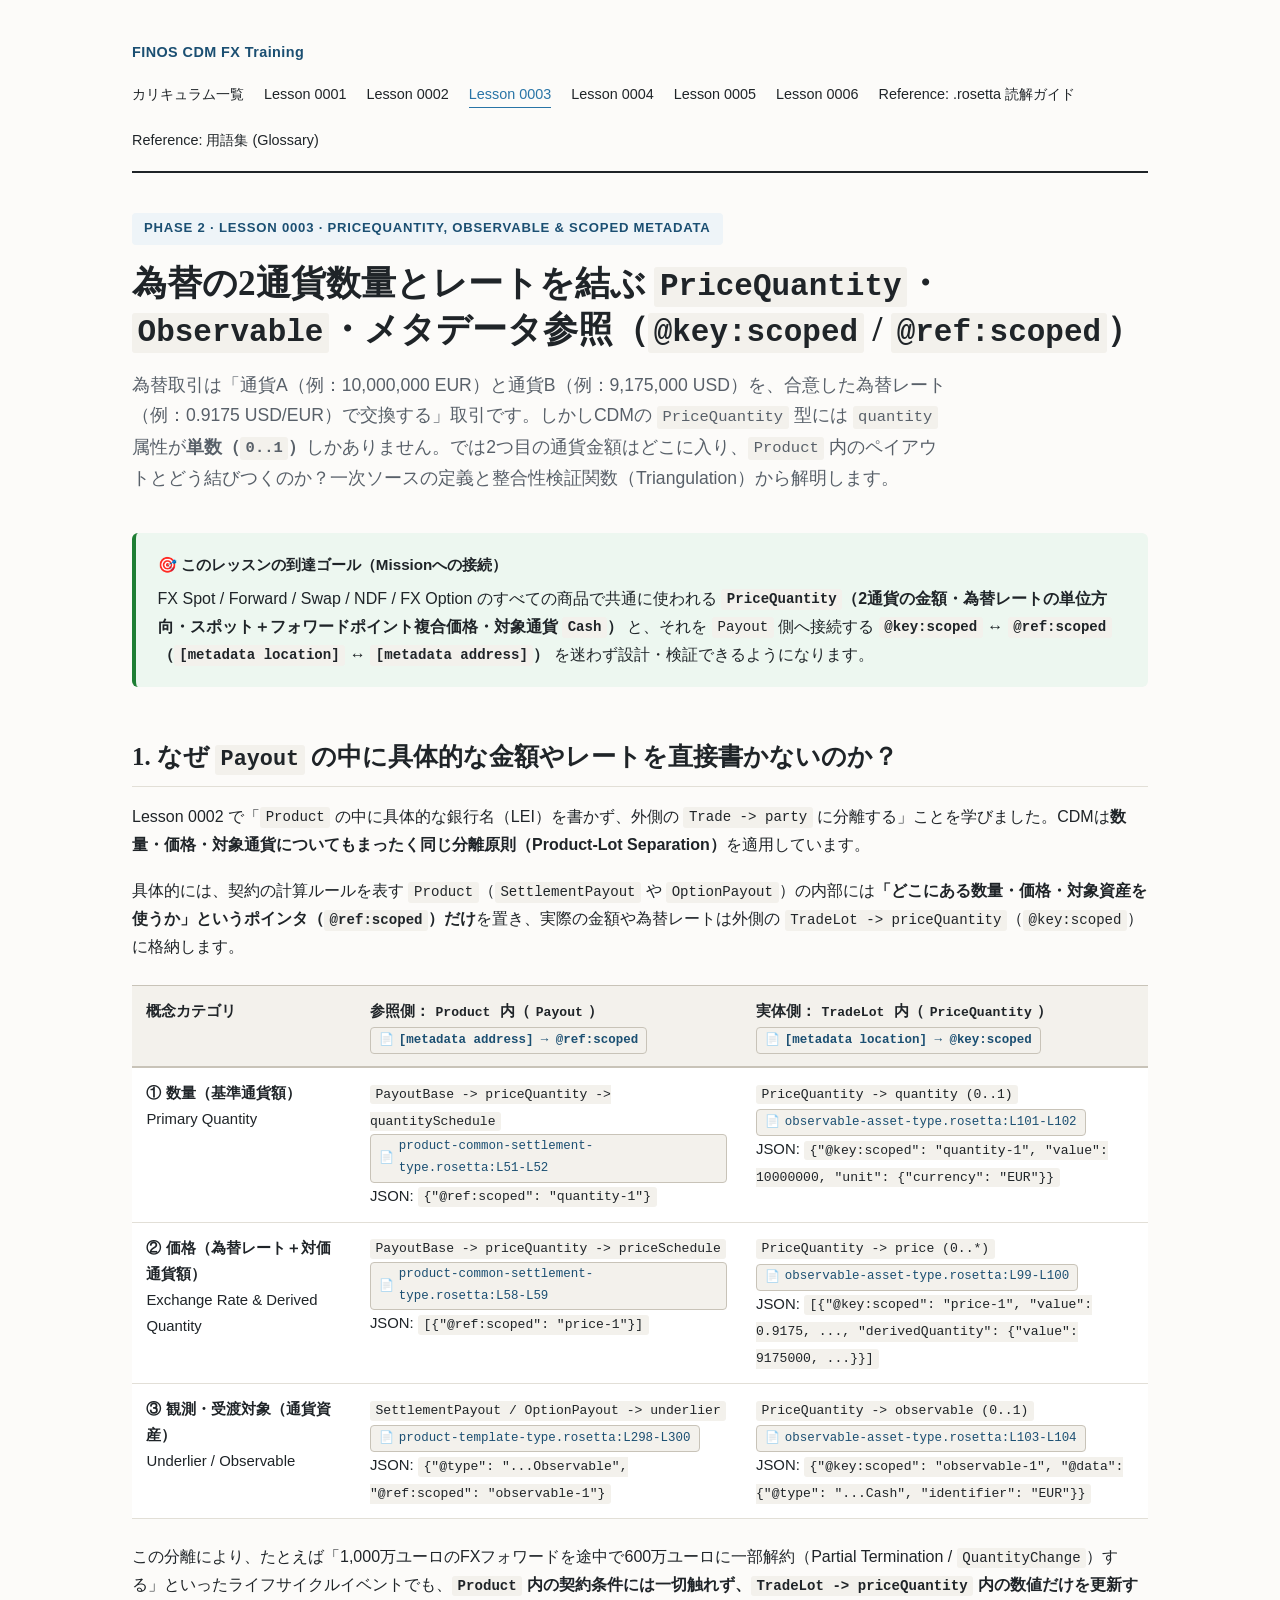
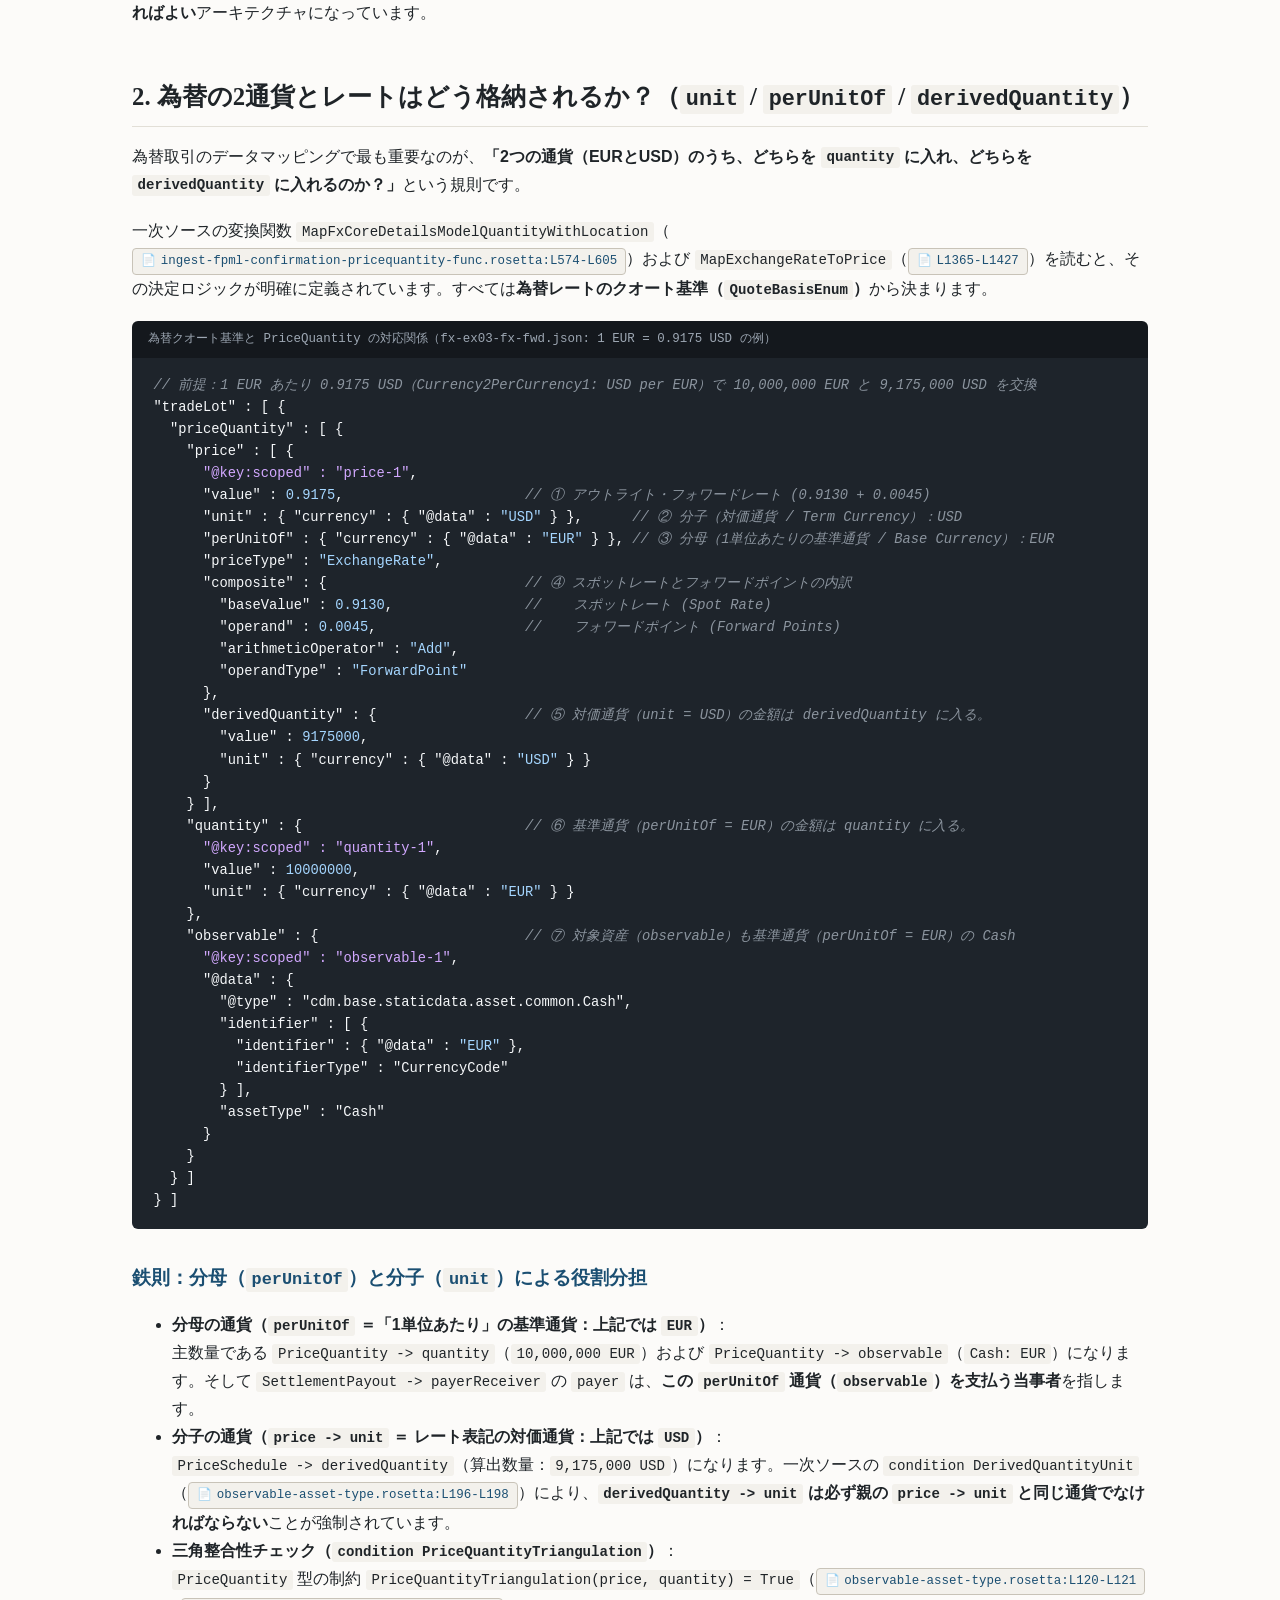
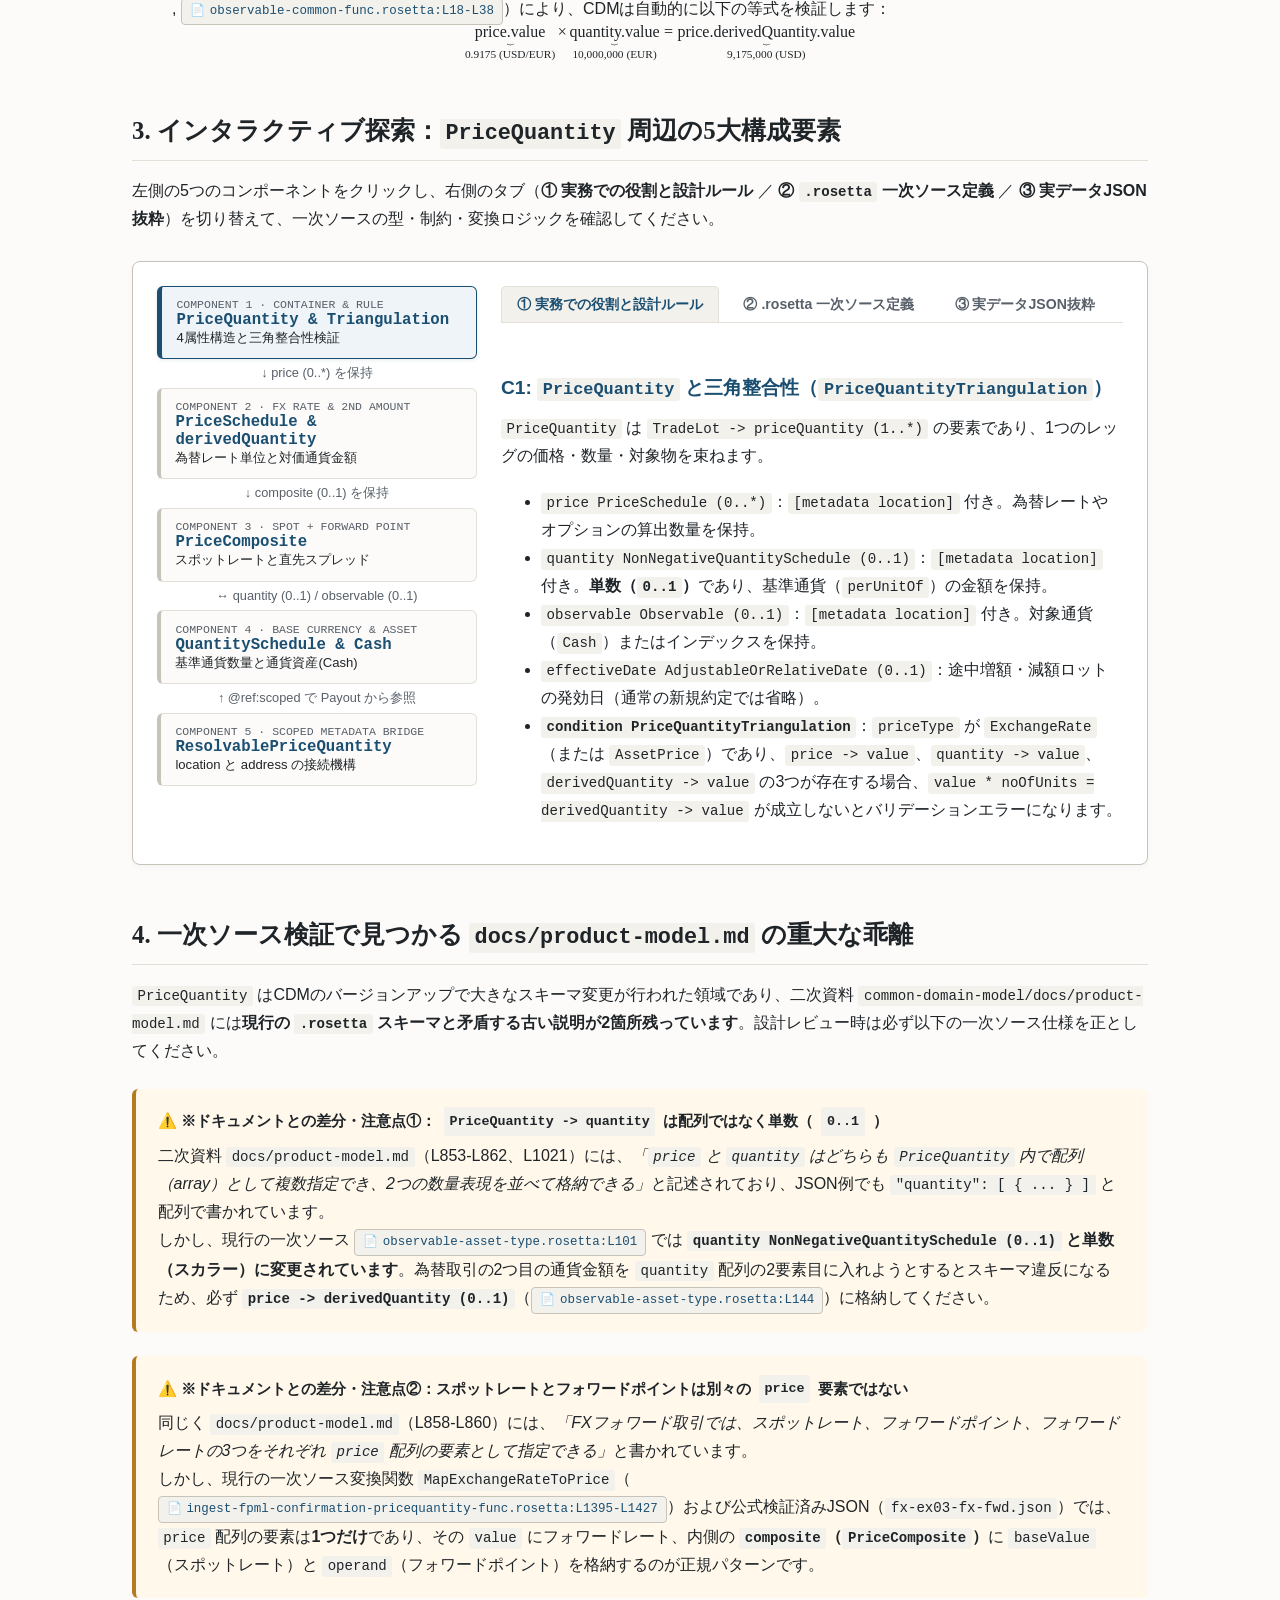
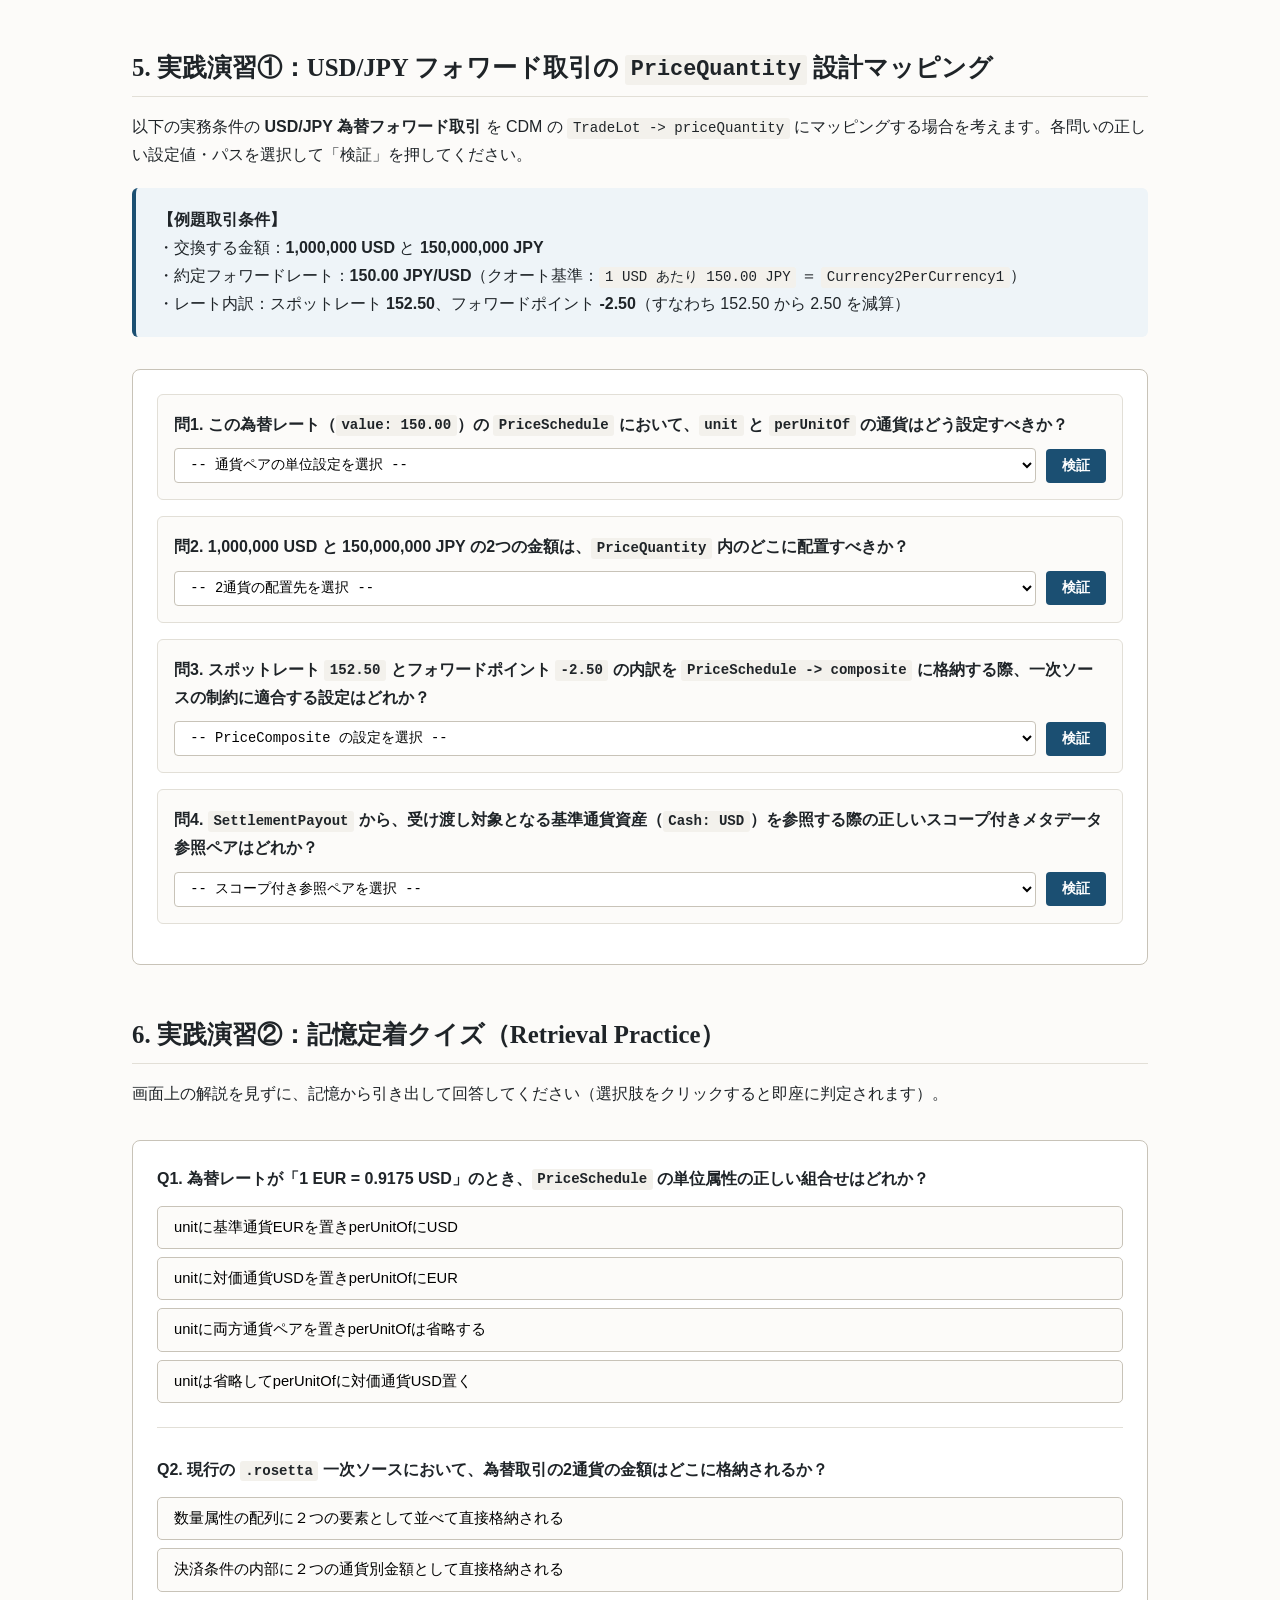
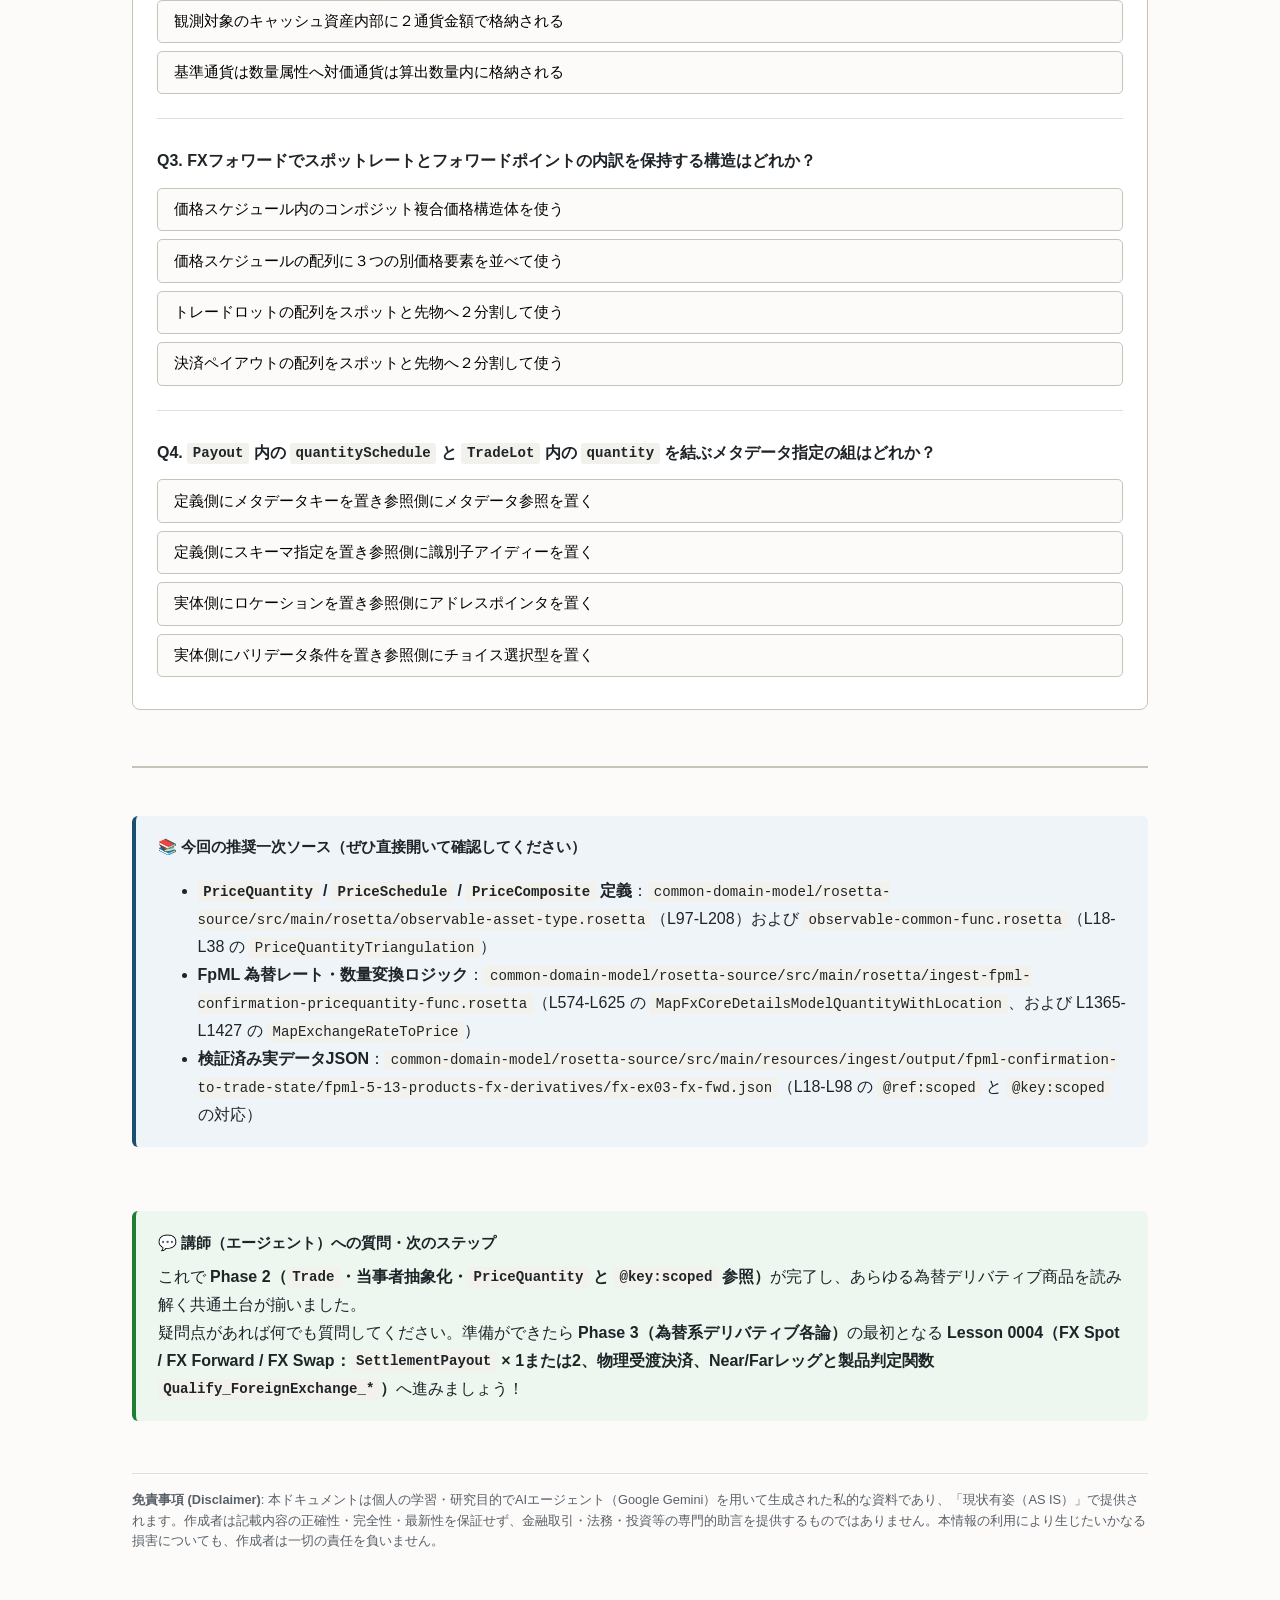
<file: lessons/0003-pricequantity-fx-rate-and-scoped-references.html>
<!DOCTYPE html>
<html lang="ja">

<head>
  <meta charset="UTF-8" />
  <meta name="viewport" content="width=device-width, initial-scale=1.0" />
  <title>Lesson 0003: 為替の2通貨数量とレートを結ぶ PriceQuantity・Observable・メタデータ参照（@key:scoped / @ref:scoped）</title>
  <link rel="stylesheet" href="../assets/style.css" />
</head>

<body>
  <div class="page-wrapper">
    <nav class="workspace-nav">
      <a class="brand" href="./index.html">FINOS CDM FX Training</a>
      <div class="nav-links">
        <a href="./index.html">カリキュラム一覧</a>
        <a href="./0001-cdm-top-down-overview.html">Lesson 0001</a>
        <a href="./0002-trade-tradableproduct-party.html">Lesson 0002</a>
        <a href="./0003-pricequantity-fx-rate-and-scoped-references.html" class="active">Lesson 0003</a>
        <a href="./0004-fx-spot-forward-swap-settlementpayout.html">Lesson 0004</a>
        <a href="./0005-ndf-nds-cashsettlementterms-fixing.html">Lesson 0005</a>
        <a href="./0006-fx-vanilla-option-ndo-optionpayout.html">Lesson 0006</a>
        <a href="../reference/rosetta-reading-guide.html">Reference: .rosetta 読解ガイド</a>
        <a href="../reference/glossary.html">Reference: 用語集 (Glossary)</a>
      </div>
    </nav>

    <header class="lesson-header">
      <div class="lesson-meta">Phase 2 · Lesson 0003 · PriceQuantity, Observable &amp; Scoped Metadata</div>
      <h1>為替の2通貨数量とレートを結ぶ <code>PriceQuantity</code>・<code>Observable</code>・メタデータ参照（<code>@key:scoped</code> /
        <code>@ref:scoped</code>）
      </h1>
      <p class="lesson-subtitle">
        為替取引は「通貨A（例：10,000,000 EUR）と通貨B（例：9,175,000 USD）を、合意した為替レート（例：0.9175 USD/EUR）で交換する」取引です。しかしCDMの
        <code>PriceQuantity</code> 型には <code>quantity</code>
        属性が<strong>単数（<code>0..1</code>）</strong>しかありません。では2つ目の通貨金額はどこに入り、<code>Product</code>
        内のペイアウトとどう結びつくのか？一次ソースの定義と整合性検証関数（Triangulation）から解明します。
      </p>
    </header>

    <div class="callout callout-mission">
      <div class="callout-title">🎯 このレッスンの到達ゴール（Missionへの接続）</div>
      <p style="margin-bottom: 0;">
        FX Spot / Forward / Swap / NDF / FX Option のすべての商品で共通に使われる
        <strong><code>PriceQuantity</code>（2通貨の金額・為替レートの単位方向・スポット＋フォワードポイント複合価格・対象通貨 <code>Cash</code>）</strong> と、それを
        <code>Payout</code> 側へ接続する <strong><code>@key:scoped</code> ↔
          <code>@ref:scoped</code>（<code>[metadata location]</code> ↔ <code>[metadata address]</code>）</strong>
        を迷わず設計・検証できるようになります。
      </p>
    </div>

    <!-- Section 1 -->
    <section>
      <h2>1. なぜ <code>Payout</code> の中に具体的な金額やレートを直接書かないのか？</h2>
      <p>
        Lesson 0002 で「<code>Product</code> の中に具体的な銀行名（LEI）を書かず、外側の <code>Trade -> party</code>
        に分離する」ことを学びました。CDMは<strong>数量・価格・対象通貨についてもまったく同じ分離原則（Product-Lot Separation）</strong>を適用しています。
      </p>
      <p>
        具体的には、契約の計算ルールを表す <code>Product</code>（<code>SettlementPayout</code> や
        <code>OptionPayout</code>）の内部には<strong>「どこにある数量・価格・対象資産を使うか」というポインタ（<code>@ref:scoped</code>）だけ</strong>を置き、実際の金額や為替レートは外側の
        <code>TradeLot -> priceQuantity</code>（<code>@key:scoped</code>）に格納します。
      </p>

      <table>
        <thead>
          <tr>
            <th style="width: 22%;">概念カテゴリ</th>
            <th style="width: 38%;">参照側：<code>Product</code> 内（<code>Payout</code>）<br /><span
                class="cite-badge">[metadata address] → @ref:scoped</span></th>
            <th style="width: 40%;">実体側：<code>TradeLot</code> 内（<code>PriceQuantity</code>）<br /><span
                class="cite-badge">[metadata location] → @key:scoped</span></th>
          </tr>
        </thead>
        <tbody>
          <tr>
            <td><strong>① 数量（基準通貨額）</strong><br />Primary Quantity</td>
            <td>
              <code>PayoutBase -> priceQuantity -> quantitySchedule</code><br />
              <span class="cite-badge">product-common-settlement-type.rosetta:L51-L52</span><br />
              JSON: <code>{"@ref:scoped": "quantity-1"}</code>
            </td>
            <td>
              <code>PriceQuantity -> quantity (0..1)</code><br />
              <span class="cite-badge">observable-asset-type.rosetta:L101-L102</span><br />
              JSON: <code>{"@key:scoped": "quantity-1", "value": 10000000, "unit": {"currency": "EUR"}}</code>
            </td>
          </tr>
          <tr>
            <td><strong>② 価格（為替レート＋対価通貨額）</strong><br />Exchange Rate &amp; Derived Quantity</td>
            <td>
              <code>PayoutBase -> priceQuantity -> priceSchedule</code><br />
              <span class="cite-badge">product-common-settlement-type.rosetta:L58-L59</span><br />
              JSON: <code>[{"@ref:scoped": "price-1"}]</code>
            </td>
            <td>
              <code>PriceQuantity -> price (0..*)</code><br />
              <span class="cite-badge">observable-asset-type.rosetta:L99-L100</span><br />
              JSON:
              <code>[{"@key:scoped": "price-1", "value": 0.9175, ..., "derivedQuantity": {"value": 9175000, ...}}]</code>
            </td>
          </tr>
          <tr>
            <td><strong>③ 観測・受渡対象（通貨資産）</strong><br />Underlier / Observable</td>
            <td>
              <code>SettlementPayout / OptionPayout -> underlier</code><br />
              <span class="cite-badge">product-template-type.rosetta:L298-L300</span><br />
              JSON: <code>{"@type": "...Observable", "@ref:scoped": "observable-1"}</code>
            </td>
            <td>
              <code>PriceQuantity -> observable (0..1)</code><br />
              <span class="cite-badge">observable-asset-type.rosetta:L103-L104</span><br />
              JSON: <code>{"@key:scoped": "observable-1", "@data": {"@type": "...Cash", "identifier": "EUR"}}</code>
            </td>
          </tr>
        </tbody>
      </table>
      <p>
        この分離により、たとえば「1,000万ユーロのFXフォワードを途中で600万ユーロに一部解約（Partial Termination /
        <code>QuantityChange</code>）する」といったライフサイクルイベントでも、<strong><code>Product</code>
          内の契約条件には一切触れず、<code>TradeLot -> priceQuantity</code> 内の数値だけを更新すればよい</strong>アーキテクチャになっています。
      </p>
    </section>

    <!-- Section 2 -->
    <section>
      <h2>2. 為替の2通貨とレートはどう格納されるか？（<code>unit</code> / <code>perUnitOf</code> / <code>derivedQuantity</code>）</h2>
      <p>
        為替取引のデータマッピングで最も重要なのが、<strong>「2つの通貨（EURとUSD）のうち、どちらを <code>quantity</code> に入れ、どちらを
          <code>derivedQuantity</code> に入れるのか？」</strong>という規則です。
      </p>
      <p>
        一次ソースの変換関数 <code>MapFxCoreDetailsModelQuantityWithLocation</code>（<span
          class="cite-badge">ingest-fpml-confirmation-pricequantity-func.rosetta:L574-L605</span>）および
        <code>MapExchangeRateToPrice</code>（<span
          class="cite-badge">L1365-L1427</span>）を読むと、その決定ロジックが明確に定義されています。すべては<strong>為替レートのクオート基準（<code>QuoteBasisEnum</code>）</strong>から決まります。
      </p>

      <div class="code-header">
        <span>為替クオート基準と PriceQuantity の対応関係（fx-ex03-fx-fwd.json: 1 EUR = 0.9175 USD の例）</span>
      </div>
      <pre><code><span class="cm">// 前提：1 EUR あたり 0.9175 USD（Currency2PerCurrency1: USD per EUR）で 10,000,000 EUR と 9,175,000 USD を交換</span>
"tradeLot" : [ {
  "priceQuantity" : [ {
    "price" : [ {
      <span class="mt">"@key:scoped" : "price-1"</span>,
      "value" : <span class="st">0.9175</span>,                      <span class="cm">// ① アウトライト・フォワードレート (0.9130 + 0.0045)</span>
      "unit" : { "currency" : { "@data" : <span class="st">"USD"</span> } },      <span class="cm">// ② 分子（対価通貨 / Term Currency）：USD</span>
      "perUnitOf" : { "currency" : { "@data" : <span class="st">"EUR"</span> } }, <span class="cm">// ③ 分母（1単位あたりの基準通貨 / Base Currency）：EUR</span>
      "priceType" : <span class="st">"ExchangeRate"</span>,
      "composite" : {                        <span class="cm">// ④ スポットレートとフォワードポイントの内訳</span>
        "baseValue" : <span class="st">0.9130</span>,                <span class="cm">//    スポットレート (Spot Rate)</span>
        "operand" : <span class="st">0.0045</span>,                  <span class="cm">//    フォワードポイント (Forward Points)</span>
        "arithmeticOperator" : <span class="st">"Add"</span>,
        "operandType" : <span class="st">"ForwardPoint"</span>
      },
      "derivedQuantity" : {                  <span class="cm">// ⑤ 対価通貨（unit = USD）の金額は derivedQuantity に入る。</span>
        "value" : <span class="st">9175000</span>,
        "unit" : { "currency" : { "@data" : <span class="st">"USD"</span> } }
      }
    } ],
    "quantity" : {                           <span class="cm">// ⑥ 基準通貨（perUnitOf = EUR）の金額は quantity に入る。</span>
      <span class="mt">"@key:scoped" : "quantity-1"</span>,
      "value" : <span class="st">10000000</span>,
      "unit" : { "currency" : { "@data" : <span class="st">"EUR"</span> } }
    },
    "observable" : {                         <span class="cm">// ⑦ 対象資産（observable）も基準通貨（perUnitOf = EUR）の Cash</span>
      <span class="mt">"@key:scoped" : "observable-1"</span>,
      "@data" : {
        "@type" : "cdm.base.staticdata.asset.common.Cash",
        "identifier" : [ {
          "identifier" : { "@data" : <span class="st">"EUR"</span> },
          "identifierType" : "CurrencyCode"
        } ],
        "assetType" : "Cash"
      }
    }
  } ]
} ]</code></pre>

      <h3>鉄則：分母（<code>perUnitOf</code>）と分子（<code>unit</code>）による役割分担</h3>
      <ul>
        <li>
          <strong>分母の通貨（<code>perUnitOf</code> ＝「1単位あたり」の基準通貨：上記では <code>EUR</code>）</strong>：<br />
          主数量である <code>PriceQuantity -> quantity</code>（<code>10,000,000 EUR</code>）および
          <code>PriceQuantity -> observable</code>（<code>Cash: EUR</code>）になります。そして
          <code>SettlementPayout -> payerReceiver</code> の <code>payer</code> は、<strong>この <code>perUnitOf</code>
            通貨（<code>observable</code>）を支払う当事者</strong>を指します。
        </li>
        <li>
          <strong>分子の通貨（<code>price -> unit</code> ＝ レート表記の対価通貨：上記では <code>USD</code>）</strong>：<br />
          <code>PriceSchedule -> derivedQuantity</code>（算出数量：<code>9,175,000 USD</code>）になります。一次ソースの
          <code>condition DerivedQuantityUnit</code>（<span
            class="cite-badge">observable-asset-type.rosetta:L196-L198</span>）により、<strong><code>derivedQuantity -> unit</code>
            は必ず親の <code>price -> unit</code> と同じ通貨でなければならない</strong>ことが強制されています。
        </li>
        <li>
          <strong>三角整合性チェック（<code>condition PriceQuantityTriangulation</code>）</strong>：<br />
          <code>PriceQuantity</code> 型の制約 <code>PriceQuantityTriangulation(price, quantity) = True</code>（<span
            class="cite-badge">observable-asset-type.rosetta:L120-L121</span>, <span
            class="cite-badge">observable-common-func.rosetta:L18-L38</span>）により、CDMは自動的に以下の等式を検証します：
          <math display="block">
            <munder>
              <munder>
                <mtext>price.value</mtext>
                <mo>&#x23DF;</mo>
              </munder>
              <mtext>0.9175 (USD/EUR)</mtext>
            </munder>
            <mo>&times;</mo>
            <munder>
              <munder>
                <mtext>quantity.value</mtext>
                <mo>&#x23DF;</mo>
              </munder>
              <mtext>10,000,000 (EUR)</mtext>
            </munder>
            <mo>=</mo>
            <munder>
              <munder>
                <mtext>price.derivedQuantity.value</mtext>
                <mo>&#x23DF;</mo>
              </munder>
              <mtext>9,175,000 (USD)</mtext>
            </munder>
          </math>
        </li>
      </ul>
    </section>

    <!-- Section 3: Interactive Hierarchy Explorer -->
    <section>
      <h2>3. インタラクティブ探索：<code>PriceQuantity</code> 周辺の5大構成要素</h2>
      <p>
        左側の5つのコンポーネントをクリックし、右側のタブ（<strong>① 実務での役割と設計ルール</strong> ／ <strong>② <code>.rosetta</code> 一次ソース定義</strong> ／
        <strong>③ 実データJSON抜粋</strong>）を切り替えて、一次ソースの型・制約・変換ロジックを確認してください。
      </p>

      <div class="hierarchy-explorer" data-component="hierarchy-explorer">
        <!-- Left Tree -->
        <div class="hierarchy-tree">
          <button class="tree-node-btn active" data-node="node-pq1">
            <span class="node-level">Component 1 · Container &amp; Rule</span>
            <span class="node-name">PriceQuantity &amp; Triangulation</span>
            <span class="node-ja">4属性構造と三角整合性検証</span>
          </button>
          <div class="tree-arrow">↓ price (0..*) を保持</div>

          <button class="tree-node-btn" data-node="node-pq2">
            <span class="node-level">Component 2 · FX Rate &amp; 2nd Amount</span>
            <span class="node-name">PriceSchedule &amp; derivedQuantity</span>
            <span class="node-ja">為替レート単位と対価通貨金額</span>
          </button>
          <div class="tree-arrow">↓ composite (0..1) を保持</div>

          <button class="tree-node-btn" data-node="node-pq3">
            <span class="node-level">Component 3 · Spot + Forward Point</span>
            <span class="node-name">PriceComposite</span>
            <span class="node-ja">スポットレートと直先スプレッド</span>
          </button>
          <div class="tree-arrow">↔ quantity (0..1) / observable (0..1)</div>

          <button class="tree-node-btn" data-node="node-pq4">
            <span class="node-level">Component 4 · Base Currency &amp; Asset</span>
            <span class="node-name">QuantitySchedule &amp; Cash</span>
            <span class="node-ja">基準通貨数量と通貨資産(Cash)</span>
          </button>
          <div class="tree-arrow">↑ @ref:scoped で Payout から参照</div>

          <button class="tree-node-btn" data-node="node-pq5">
            <span class="node-level">Component 5 · Scoped Metadata Bridge</span>
            <span class="node-name">ResolvablePriceQuantity</span>
            <span class="node-ja">location と address の接続機構</span>
          </button>
        </div>

        <!-- Right Detail View -->
        <div class="hierarchy-detail">
          <div class="detail-tabs">
            <button class="detail-tab-btn active" data-tab="tab-meaning">① 実務での役割と設計ルール</button>
            <button class="detail-tab-btn" data-tab="tab-rosetta">② .rosetta 一次ソース定義</button>
            <button class="detail-tab-btn" data-tab="tab-json">③ 実データJSON抜粋</button>
          </div>

          <!-- PQ1: PriceQuantity & Triangulation -->
          <div class="node-detail-card" data-node-content="node-pq1" style="display: block;">
            <div class="detail-pane active" data-pane="tab-meaning">
              <h3>C1: <code>PriceQuantity</code> と三角整合性（<code>PriceQuantityTriangulation</code>）</h3>
              <p>
                <code>PriceQuantity</code> は <code>TradeLot -> priceQuantity (1..*)</code> の要素であり、1つのレッグの価格・数量・対象物を束ねます。
              </p>
              <ul>
                <li><code>price PriceSchedule (0..*)</code>：<code>[metadata location]</code> 付き。為替レートやオプションの算出数量を保持。
                </li>
                <li><code>quantity NonNegativeQuantitySchedule (0..1)</code>：<code>[metadata location]</code>
                  付き。<strong>単数（<code>0..1</code>）</strong>であり、基準通貨（<code>perUnitOf</code>）の金額を保持。</li>
                <li><code>observable Observable (0..1)</code>：<code>[metadata location]</code>
                  付き。対象通貨（<code>Cash</code>）またはインデックスを保持。</li>
                <li><code>effectiveDate AdjustableOrRelativeDate (0..1)</code>：途中増額・減額ロットの発効日（通常の新規約定では省略）。</li>
                <li><strong><code>condition PriceQuantityTriangulation</code></strong>：<code>priceType</code> が
                  <code>ExchangeRate</code>（または
                  <code>AssetPrice</code>）であり、<code>price -> value</code>、<code>quantity -> value</code>、<code>derivedQuantity -> value</code>
                  の3つが存在する場合、<code>value * noOfUnits = derivedQuantity -> value</code> が成立しないとバリデーションエラーになります。
                </li>
              </ul>
            </div>
            <div class="detail-pane" data-pane="tab-rosetta">
              <div class="code-header">
                <span>observable-asset-type.rosetta (L97-L122) &amp; observable-common-func.rosetta (L18-L38)</span>
              </div>
              <pre><code><span class="kw">type</span> <span class="ty">PriceQuantity</span>:
    <span class="mt">[metadata key]</span>
    price <span class="ty">PriceSchedule</span> (0..*)
        <span class="mt">[metadata location]</span>
    quantity <span class="ty">NonNegativeQuantitySchedule</span> (0..1)
        <span class="mt">[metadata location]</span>
    observable <span class="ty">Observable</span> (0..1)
        <span class="mt">[metadata location]</span>
    effectiveDate <span class="ty">AdjustableOrRelativeDate</span> (0..1)

    <span class="cd">condition</span> PriceQuantityTriangulation: <span class="cm">&lt;"Check price quantity triangulation."&gt;</span>
        PriceQuantityTriangulation(price, quantity) = <span class="kw">True</span>

<span class="kw">func</span> <span class="ty">PriceQuantityTriangulation</span>:
    <span class="kw">inputs</span>:
        price <span class="ty">PriceSchedule</span> (0..*)
        quantity <span class="ty">NonNegativeQuantitySchedule</span> (0..1)
    <span class="kw">output</span>:
        success <span class="ty">boolean</span> (1..1)
    <span class="kw">alias</span> noOfUnits:
        quantity <span class="kw">extract</span> <span class="kw">if</span> multiplier <span class="kw">exists</span> <span class="kw">then</span> value * multiplier -> value <span class="kw">else</span> value
    <span class="kw">set</span> success:
        price
            <span class="kw">filter</span> priceType = <span class="ty">AssetPrice</span> <span class="kw">or</span> priceType = <span class="ty">ExchangeRate</span>
            <span class="kw">then extract</span>
                <span class="kw">if</span> value <span class="kw">exists and</span> noOfUnits <span class="kw">exists and</span> derivedQuantity -> value <span class="kw">exists</span>
                <span class="kw">then</span> value * noOfUnits = derivedQuantity -> value
            <span class="kw">then if any</span> = <span class="kw">False then False else True</span></code></pre>
            </div>
            <div class="detail-pane" data-pane="tab-json">
              <div class="code-header">
                <span>fx-ex01-fx-spot.json (L44-L92) — GBP/USD スポット取引（1 GBP = 1.48 USD）の PriceQuantity</span>
              </div>
              <pre><code>"tradeLot" : [ {
  "priceQuantity" : [ {
    "price" : [ {
      "@key:scoped" : "price-1",
      "value" : 1.48,
      "unit" : { "currency" : { "@data" : "USD" } },
      "perUnitOf" : { "currency" : { "@data" : "GBP" } },
      "priceType" : "ExchangeRate",
      "derivedQuantity" : {
        "value" : 14800000, <span class="cm">// 1.48 * 10,000,000 = 14,800,000 USD</span>
        "unit" : { "currency" : { "@data" : "USD" } }
      }
    } ],
    "quantity" : {
      "@key:scoped" : "quantity-1",
      "value" : 10000000,   <span class="cm">// 10,000,000 GBP</span>
      "unit" : { "currency" : { "@data" : "GBP" } }
    },
    "observable" : {
      "@key:scoped" : "observable-1",
      "@data" : {
        "@type" : "cdm.base.staticdata.asset.common.Cash",
        "identifier" : [ { "identifier" : { "@data" : "GBP" }, "identifierType" : "CurrencyCode" } ],
        "assetType" : "Cash"
      }
    }
  } ]
} ]</code></pre>
            </div>
          </div>

          <!-- PQ2: PriceSchedule & derivedQuantity -->
          <div class="node-detail-card" data-node-content="node-pq2" style="display: none;">
            <div class="detail-pane active" data-pane="tab-meaning">
              <h3>C2: <code>PriceSchedule</code> と <code>derivedQuantity</code> の厳密な制約</h3>
              <p>
                <code>PriceSchedule</code>（<span class="cite-badge">observable-asset-type.rosetta:L135-L203</span>）は
                <code>MeasureBase</code> を継承し、価格を「1単位の <code>perUnitOf</code> あたり、いくらの <code>unit</code>
                か」という比率として表現します。
              </p>
              <ul>
                <li><strong><code>priceType PriceTypeEnum (1..1)</code></strong>：必須。為替レートでは必ず <code>ExchangeRate</code>
                  を指定します。</li>
                <li><strong><code>condition UnitOfAmountExists</code></strong>：<code>Variance</code> /
                  <code>Volatility</code> / <code>Correlation</code> 以外のすべての価格型では、<strong><code>unit</code> と
                    <code>perUnitOf</code> の両方が必須（<code>exists</code>）</strong>です。
                </li>
                <li><strong><code>condition PositiveAssetPrice</code></strong>：<code>ExchangeRate</code> の
                  <code>value</code> は必ず正の数（<code>&gt; 0</code>）でなければなりません。
                </li>
                <li><strong><code>condition DerivedQuantityUnit</code></strong>：<code>derivedQuantity</code> と
                  <code>unit</code>
                  が共に存在する場合、<strong><code>derivedQuantity -> unit = unit</code>（通貨の一致）</strong>が強制されます。
                </li>
              </ul>
            </div>
            <div class="detail-pane" data-pane="tab-rosetta">
              <div class="code-header">
                <span>common-domain-model/rosetta-source/src/main/rosetta/observable-asset-type.rosetta
                  (L135-L203)</span>
              </div>
              <pre><code><span class="kw">type</span> <span class="ty">PriceSchedule</span> <span class="kw">extends</span> <span class="ty">MeasureBase</span>:
    perUnitOf <span class="ty">UnitType</span> (0..1)
    priceType <span class="ty">PriceTypeEnum</span> (1..1)
    priceSubType <span class="ty">PriceSubTypeEnum</span> (0..1)
    priceExpression <span class="ty">PriceExpressionEnum</span> (0..1)
    composite <span class="ty">PriceComposite</span> (0..1)
    arithmeticOperator <span class="ty">ArithmeticOperationEnum</span> (0..1)
    premiumType <span class="ty">PremiumTypeEnum</span> (0..1)
    derivedQuantity <span class="ty">NonNegativeQuantitySchedule</span> (0..1)

    <span class="cd">condition</span> UnitOfAmountExists:
        <span class="kw">if</span> priceType = <span class="ty">Variance</span> <span class="kw">or</span> priceType = <span class="ty">Volatility</span> <span class="kw">or</span> priceType = <span class="ty">Correlation</span>
        <span class="kw">then</span> unit <span class="kw">is absent and</span> perUnitOf <span class="kw">is absent</span>
        <span class="kw">else</span> unit <span class="kw">exists and</span> perUnitOf <span class="kw">exists</span>

    <span class="cd">condition</span> PositiveAssetPrice:
        <span class="kw">if</span> (priceType = <span class="ty">ExchangeRate</span> <span class="kw">or</span> priceType = <span class="ty">AssetPrice</span>)
                <span class="kw">and</span> arithmeticOperator <span class="kw">is absent</span>
        <span class="kw">then</span> value &gt; 0 <span class="kw">or</span> datedValue -> value <span class="kw">all</span> &gt; 0

    <span class="cd">condition</span> DerivedQuantityUnit:
        <span class="kw">if</span> derivedQuantity <span class="kw">exists and</span> unit <span class="kw">exists</span>
        <span class="kw">then</span> derivedQuantity -> unit = unit</code></pre>
            </div>
            <div class="detail-pane" data-pane="tab-json">
              <div class="code-header">
                <span>FX Forward（レートあり）vs FX Option（ストライクは OptionPayout 側）の price 比較</span>
              </div>
              <pre><code><span class="cm">// ① FX Forward / Spot / NDF (fx-ex07-non-deliverable-forward.json: USD/INR NDF)</span>
"price" : [ {
  "@key:scoped" : "price-1",
  "value" : 43.40,
  "unit" : { "currency" : { "@data" : "INR" } },
  "perUnitOf" : { "currency" : { "@data" : "USD" } },
  "priceType" : "ExchangeRate",
  "derivedQuantity" : { "value" : 434000000, "unit" : { "currency" : { "@data" : "INR" } } }
} ]

<span class="cm">// ② FX Vanilla Option (fx-ex09-euro-opt.json: ストライク 0.4920 USD/AUD は OptionPayout -> strike に配置)</span>
<span class="cm">// TradeLot -> priceQuantity -> price には対価通貨額 derivedQuantity (36,900,000 USD) のみを格納</span>
"price" : [ {
  "derivedQuantity" : {
    "value" : 36900000,
    "unit" : { "currency" : { "@data" : "USD" } }
  }
} ]</code></pre>
            </div>
          </div>

          <!-- PQ3: PriceComposite -->
          <div class="node-detail-card" data-node-content="node-pq3" style="display: none;">
            <div class="detail-pane active" data-pane="tab-meaning">
              <h3>C3: <code>PriceComposite</code>（スポットレート ＋ フォワードポイントの合成）</h3>
              <p>
                FXフォワードやNDF、FXスワップでは、約定したフォワードレート（例：<code>0.9175</code>）だけでなく、その内訳である<strong>スポットレート（Spot
                  Rate：<code>0.9130</code>）とフォワードポイント（Forward Points /
                  直先スプレッド：<code>0.0045</code>）</strong>を契約確認書（Confirmation）に記載することが一般的です。
              </p>
              <ul>
                <li>
                  <code>baseValue number (1..1)</code>：アンカーとなる<strong>スポットレート</strong>。<code>condition PositiveSpotRate</code>
                  により <code>&gt; 0</code> が必須。
                </li>
                <li><code>operand number (1..1)</code>：加減算する<strong>フォワードポイント</strong>（スワップポイント）。</li>
                <li>
                  <code>arithmeticOperator ArithmeticOperationEnum (1..1)</code>：<code>operandType = ForwardPoint</code>
                  の場合、<code>condition ArithmeticOperator</code> により <strong><code>Add</code> または <code>Subtract</code>
                    のみ</strong>が許可されます。
                </li>
                <li><code>operandType PriceOperandEnum (0..1)</code>：<code>ForwardPoint</code>
                  を指定します。<code>condition ForwardPoint</code>（<span
                    class="cite-badge">observable-asset-type.rosetta:L181-L183</span>）により、<code>operandType = ForwardPoint</code>
                  のときは <code>priceType = ExchangeRate</code> が必須となります。</li>
              </ul>
            </div>
            <div class="detail-pane" data-pane="tab-rosetta">
              <div class="code-header">
                <span>observable-asset-type.rosetta (L123-L134, L156-L160, L181-L183)</span>
              </div>
              <pre><code><span class="kw">type</span> <span class="ty">PriceComposite</span>:
    baseValue <span class="ty">number</span> (1..1) <span class="cm">&lt;"e.g. the clean price (Bond) or the spot rate (FX)."&gt;</span>
    operand <span class="ty">number</span> (1..1) <span class="cm">&lt;"The 2nd operand..."&gt;</span>
    arithmeticOperator <span class="ty">ArithmeticOperationEnum</span> (1..1)
    operandType <span class="ty">PriceOperandEnum</span> (0..1) <span class="cm">&lt;"e.g. accrued or forward point."&gt;</span>

    <span class="cd">condition</span> ArithmeticOperator:
        <span class="kw">if</span> operandType = <span class="ty">PriceOperandEnum</span> -> <span class="ty">ForwardPoint</span>
                <span class="kw">or</span> operandType = <span class="ty">PriceOperandEnum</span> -> <span class="ty">AccruedInterest</span>
        <span class="kw">then</span> arithmeticOperator = <span class="ty">ArithmeticOperationEnum</span> -> <span class="ty">Add</span>
                <span class="kw">or</span> arithmeticOperator = <span class="ty">ArithmeticOperationEnum</span> -> <span class="ty">Subtract</span>

<span class="cm">// PriceSchedule 側の関連制約</span>
<span class="cd">condition</span> PositiveSpotRate:
    <span class="kw">if</span> (priceType = <span class="ty">ExchangeRate</span> <span class="kw">or</span> priceType = <span class="ty">AssetPrice</span>) <span class="kw">and</span> composite -> baseValue <span class="kw">exists</span>
    <span class="kw">then</span> composite -> baseValue &gt; 0

<span class="cd">condition</span> ForwardPoint:
    <span class="kw">if</span> composite -> operandType = <span class="ty">ForwardPoint</span>
    <span class="kw">then</span> priceType = <span class="ty">ExchangeRate</span></code></pre>
            </div>
            <div class="detail-pane" data-pane="tab-json">
              <div class="code-header">
                <span>fx-ex03-fx-fwd.json (L59-L65) &amp; fx-ex07-non-deliverable-forward.json (L99-L105)</span>
              </div>
              <pre><code><span class="cm">// EUR/USD FX Forward: Spot 0.9130 + ForwardPoint 0.0045 = Forward Rate 0.9175</span>
"value" : 0.9175,
"priceType" : "ExchangeRate",
"composite" : {
  "baseValue" : 0.9130,
  "operand" : 0.0045,
  "arithmeticOperator" : "Add",
  "operandType" : "ForwardPoint"
}

<span class="cm">// USD/INR NDF: Spot 43.35 + ForwardPoint 0.05 = Forward Rate 43.40</span>
"value" : 43.40,
"priceType" : "ExchangeRate",
"composite" : {
  "baseValue" : 43.35,
  "operand" : 0.05,
  "arithmeticOperator" : "Add",
  "operandType" : "ForwardPoint"
}</code></pre>
            </div>
          </div>

          <!-- PQ4: QuantitySchedule & Cash -->
          <div class="node-detail-card" data-node-content="node-pq4" style="display: none;">
            <div class="detail-pane active" data-pane="tab-meaning">
              <h3>C4: <code>NonNegativeQuantitySchedule</code> と <code>Cash</code>（通貨資産）</h3>
              <p>
                <code>PriceQuantity -> quantity</code> と <code>observable</code>
                は、どちらも為替レートの分母（<code>perUnitOf</code>）の通貨を表します。
              </p>
              <ul>
                <li>
                  <strong><code>NonNegativeQuantitySchedule</code>（<span
                      class="cite-badge">base-math-type.rosetta:L33-L56</span>）</strong>：<br />
                  親の <code>QuantitySchedule</code> で <code>override unit UnitType (1..1)</code>
                  が指定されているため、<strong><code>unit</code>（通貨 <code>currency</code> 等）は常に必須</strong>です。単一金額の場合は
                  <code>value</code> に正の数値（<code>NonNegativeNumber</code>）を入れ、ステップアップ／アモチゼーション等で期間ごとに金額が変わる場合は
                  <code>datedValue</code> を使います。
                </li>
                <li>
                  <strong><code>Observable -> Asset -> Cash</code>（<span
                      class="cite-badge">base-staticdata-asset-common-type.rosetta:L102-L119</span>）</strong>：<br />
                  為替取引で受け渡す（または参照する）対象資産は「現金通貨（<code>Cash</code>）」です。<code>Cash</code> 型の4つの <code>condition</code>
                  により、① <code>identifierType = CurrencyCode</code> の識別子がちょうど1つ存在し有効な通貨コードであること、②
                  <code>taxonomy is absent</code>、③ <code>isExchangeListed is absent</code>、④
                  <code>assetType = Cash</code> が厳密に強制されます。
                </li>
              </ul>
            </div>
            <div class="detail-pane" data-pane="tab-rosetta">
              <div class="code-header">
                <span>base-math-type.rosetta (L7-L19, L33-L56) &amp; base-staticdata-asset-common-type.rosetta
                  (L102-L119)</span>
              </div>
              <pre><code><span class="kw">type</span> <span class="ty">QuantitySchedule</span> <span class="kw">extends</span> <span class="ty">MeasureBase</span>:
    <span class="kw">override</span> unit <span class="ty">UnitType</span> (1..1) <span class="cm">&lt;"Requires that a unit of amount must be specified for any quantity."&gt;</span>
    multiplier <span class="ty">NonNegativeMeasure</span> (0..1)
    frequency <span class="ty">Frequency</span> (0..1)
    total <span class="ty">Schedule</span> (0..1)

<span class="kw">type</span> <span class="ty">Cash</span> <span class="kw">extends</span> <span class="ty">AssetBase</span>:
    <span class="cd">condition</span> CurrencyExists:
        AssetIdentifierByType(identifier, <span class="ty">AssetIdTypeEnum</span> -> <span class="ty">CurrencyCode</span>) <span class="kw">count</span> = 1
            <span class="kw">and</span> AssetIdentifierByType(identifier, <span class="ty">AssetIdTypeEnum</span> -> <span class="ty">CurrencyCode</span>) -> identifier
                <span class="kw">first to-enum</span> <span class="ty">CurrencyCodeEnum</span> <span class="kw">exists</span>
    <span class="cd">condition</span> NoTaxonomy:
        taxonomy <span class="kw">is absent</span>
    <span class="cd">condition</span> NoExchange:
        isExchangeListed <span class="kw">is absent</span>
    <span class="cd">condition</span> AssetType:
        assetType = <span class="ty">Cash</span></code></pre>
            </div>
            <div class="detail-pane" data-pane="tab-json">
              <div class="code-header">
                <span>fx-ex03-fx-fwd.json (L75-L96) — quantity と observable (Cash) の実データ構造</span>
              </div>
              <pre><code>"quantity" : {
  "@key:scoped" : "quantity-1",
  "value" : 10000000,
  "unit" : {
    "currency" : {
      "@data" : "EUR"
    }
  }
},
"observable" : {
  "@key:scoped" : "observable-1",
  "@data" : {
    "@type" : "cdm.base.staticdata.asset.common.Cash",
    "identifier" : [ {
      "identifier" : {
        "@data" : "EUR"
      },
      "identifierType" : "CurrencyCode"
    } ],
    "assetType" : "Cash"
  }
}</code></pre>
            </div>
          </div>

          <!-- PQ5: ResolvablePriceQuantity & Scoped Metadata -->
          <div class="node-detail-card" data-node-content="node-pq5" style="display: none;">
            <div class="detail-pane active" data-pane="tab-meaning">
              <h3>C5: <code>ResolvablePriceQuantity</code> と <code>@key:scoped</code> ↔ <code>@ref:scoped</code></h3>
              <p>
                <code>SettlementPayout</code> や <code>OptionPayout</code> が継承する <code>PayoutBase</code>
                は、<code>priceQuantity ResolvablePriceQuantity (0..1)</code> と <code>underlier Underlier (1..1)</code>
                を持ちます。
              </p>
              <ul>
                <li>
                  <strong><code>[metadata address "pointsTo"=PriceQuantity->...]</code> の仕組み</strong>：<br />
                  <code>.rosetta</code> 定義で <code>[metadata address "pointsTo"=PriceQuantity->quantity]</code>
                  と宣言された属性（<code>ResolvablePriceQuantity -> quantitySchedule</code>）は、JSONシリアライズ時に値を持たず
                  <code>{"@ref:scoped": "quantity-1"}</code> というスコープ付きポインタになります。
                </li>
                <li>
                  <strong>複数レッグ（FX Swap）でのスコープ分離</strong>：<br />
                  FX Swap（<code>fx-ex08-fx-swap.json</code>）のように2つの <code>SettlementPayout</code> と2つの
                  <code>PriceQuantity</code> がある場合、Near Leg は <code>quantity-1</code> / <code>price-1</code> /
                  <code>observable-1</code> を指し、Far Leg は <code>quantity-2</code> / <code>price-2</code> /
                  <code>observable-2</code> を指すことで、どのペイアウトがどのロット価格・数量に対応するかを一意に解決します（次回の Lesson 0004 で詳解）。
                </li>
              </ul>
            </div>
            <div class="detail-pane" data-pane="tab-rosetta">
              <div class="code-header">
                <span>product-common-settlement-type.rosetta (L47-L60) &amp; product-template-type.rosetta
                  (L298-L302)</span>
              </div>
              <pre><code><span class="kw">type</span> <span class="ty">ResolvablePriceQuantity</span>:
    <span class="mt">[metadata key]</span>
    resolvedQuantity <span class="ty">Quantity</span> (0..1)
    quantitySchedule <span class="ty">NonNegativeQuantitySchedule</span> (0..1)
        <span class="mt">[metadata address "pointsTo"=PriceQuantity->quantity]</span>
    quantityReference <span class="ty">ResolvablePriceQuantity</span> (0..1)
        <span class="mt">[metadata reference]</span>
    quantityMultiplier <span class="ty">QuantityMultiplier</span> (0..1)
    reset <span class="ty">boolean</span> (0..1)
    futureValueNotional <span class="ty">FutureValueAmount</span> (0..1)
    priceSchedule <span class="ty">PriceSchedule</span> (0..*)
        <span class="mt">[metadata address "pointsTo"=PriceQuantity->price]</span>

<span class="kw">choice</span> <span class="ty">Underlier</span>:
    <span class="ty">Observable</span>
        <span class="mt">[metadata address "pointsTo"=PriceQuantity->observable]</span>
    <span class="ty">Product</span></code></pre>
            </div>
            <div class="detail-pane" data-pane="tab-json">
              <div class="code-header">
                <span>fx-ex03-fx-fwd.json (L18-L41) — SettlementPayout 内の @ref:scoped ポインタ群</span>
              </div>
              <pre><code>"payout" : [ {
  "@type" : "cdm.product.template.SettlementPayout",
  "payerReceiver" : {
    "payer" : "Party1",
    "receiver" : "Party2"
  },
  "priceQuantity" : {
    "quantitySchedule" : {
      <span class="mt">"@ref:scoped" : "quantity-1"</span>   <span class="cm">// → TradeLot 内の quantity ("@key:scoped": "quantity-1") を参照</span>
    },
    "priceSchedule" : [ {
      <span class="mt">"@ref:scoped" : "price-1"</span>      <span class="cm">// → TradeLot 内の price ("@key:scoped": "price-1") を参照</span>
    } ]
  },
  "settlementTerms" : {
    "settlementDate" : { "valueDate" : "2001-12-21" }
  },
  "underlier" : {
    "@type" : "cdm.observable.asset.Observable",
    <span class="mt">"@ref:scoped" : "observable-1"</span>  <span class="cm">// → TradeLot 内の observable ("@key:scoped": "observable-1") を参照</span>
  }
} ]</code></pre>
            </div>
          </div>
        </div>
      </div>
    </section>

    <!-- Section 4: Docs Discrepancy Warning -->
    <section>
      <h2>4. 一次ソース検証で見つかる <code>docs/product-model.md</code> の重大な乖離</h2>
      <p>
        <code>PriceQuantity</code> はCDMのバージョンアップで大きなスキーマ変更が行われた領域であり、二次資料
        <code>common-domain-model/docs/product-model.md</code> には<strong>現行の <code>.rosetta</code>
          スキーマと矛盾する古い説明が2箇所残っています</strong>。設計レビュー時は必ず以下の一次ソース仕様を正としてください。
      </p>

      <div class="callout callout-discrepancy">
        <div class="callout-title">⚠️ ※ドキュメントとの差分・注意点①：<code>PriceQuantity -> quantity</code>
          は配列ではなく単数（<code>0..1</code>）</div>
        <p style="margin-bottom: 0;">
          二次資料 <code>docs/product-model.md</code>（L853-L862、L1021）には、<em>「<code>price</code> と <code>quantity</code>
            はどちらも <code>PriceQuantity</code> 内で配列（array）として複数指定でき、2つの数量表現を並べて格納できる」</em>と記述されており、JSON例でも
          <code>"quantity": [ { ... } ]</code> と配列で書かれています。<br />
          しかし、現行の一次ソース <span class="cite-badge">observable-asset-type.rosetta:L101</span> では
          <strong><code>quantity NonNegativeQuantitySchedule (0..1)</code> と単数（スカラー）に変更されています</strong>。為替取引の2つ目の通貨金額を
          <code>quantity</code> 配列の2要素目に入れようとするとスキーマ違反になるため、必ず
          <strong><code>price -> derivedQuantity (0..1)</code></strong>（<span
            class="cite-badge">observable-asset-type.rosetta:L144</span>）に格納してください。
        </p>
      </div>

      <div class="callout callout-discrepancy">
        <div class="callout-title">⚠️ ※ドキュメントとの差分・注意点②：スポットレートとフォワードポイントは別々の <code>price</code> 要素ではない</div>
        <p style="margin-bottom: 0;">
          同じく <code>docs/product-model.md</code>（L858-L860）には、<em>「FXフォワード取引では、スポットレート、フォワードポイント、フォワードレートの3つをそれぞれ
            <code>price</code> 配列の要素として指定できる」</em>と書かれています。<br />
          しかし、現行の一次ソース変換関数 <code>MapExchangeRateToPrice</code>（<span
            class="cite-badge">ingest-fpml-confirmation-pricequantity-func.rosetta:L1395-L1427</span>）および公式検証済みJSON（<code>fx-ex03-fx-fwd.json</code>）では、<code>price</code>
          配列の要素は<strong>1つだけ</strong>であり、その <code>value</code> にフォワードレート、内側の
          <strong><code>composite</code>（<code>PriceComposite</code>）</strong>に <code>baseValue</code>（スポットレート）と
          <code>operand</code>（フォワードポイント）を格納するのが正規パターンです。
        </p>
      </div>
    </section>

    <!-- Section 5: Interactive Mapping & Calculation Exercise -->
    <section>
      <h2>5. 実践演習①：USD/JPY フォワード取引の <code>PriceQuantity</code> 設計マッピング</h2>
      <p>
        以下の実務条件の <strong>USD/JPY 為替フォワード取引</strong> を CDM の <code>TradeLot -> priceQuantity</code>
        にマッピングする場合を考えます。各問いの正しい設定値・パスを選択して「検証」を押してください。
      </p>
      <div class="callout" style="margin-top: 0.5rem; margin-bottom: 1.25rem;">
        <strong>【例題取引条件】</strong><br />
        ・交換する金額：<strong>1,000,000 USD</strong> と <strong>150,000,000 JPY</strong><br />
        ・約定フォワードレート：<strong>150.00 JPY/USD</strong>（クオート基準：<code>1 USD あたり 150.00 JPY</code> ＝
        <code>Currency2PerCurrency1</code>）<br />
        ・レート内訳：スポットレート <strong>152.50</strong>、フォワードポイント <strong>-2.50</strong>（すなわち 152.50 から 2.50 を減算）
      </div>

      <div class="exercise-box">
        <!-- Item 1 -->
        <div class="mapping-item" data-answer="unit = JPY, perUnitOf = USD"
          data-explanation="「1 USD あたり 150.00 JPY（150.00 JPY per 1 USD）」というレートは、1単位あたりの基準通貨（分母）が <code>perUnitOf = USD</code>、価格を表す対価通貨（分子）が <code>unit = JPY</code> です（<code>observable-asset-type.rosetta:L137-L150</code>）。">
          <div class="mapping-prompt">
            問1. この為替レート（<code>value: 150.00</code>）の <code>PriceSchedule</code> において、<strong><code>unit</code> と
              <code>perUnitOf</code> の通貨</strong>はどう設定すべきか？
          </div>
          <div class="mapping-controls">
            <select class="mapping-select">
              <option value="">-- 通貨ペアの単位設定を選択 --</option>
              <option value="unit = USD, perUnitOf = JPY">unit = USD, perUnitOf = JPY</option>
              <option value="unit = JPY, perUnitOf = USD">unit = JPY, perUnitOf = USD</option>
              <option value="unit = JPY, perUnitOf = JPY">unit = JPY, perUnitOf = JPY</option>
              <option value="unit = USD, perUnitOf = (省略)">unit = USD, perUnitOf = (省略)</option>
            </select>
            <button class="btn-check">検証</button>
          </div>
          <div class="feedback-msg"></div>
        </div>

        <!-- Item 2 -->
        <div class="mapping-item" data-answer="quantity に 1,000,000 USD、price -> derivedQuantity に 150,000,000 JPY"
          data-explanation="<code>perUnitOf</code>（基準通貨：USD）の金額 <code>1,000,000 USD</code> を <code>PriceQuantity -> quantity</code>（および <code>observable: Cash[USD]</code>）に格納し、<code>price -> unit</code>（対価通貨：JPY）の金額 <code>150,000,000 JPY</code> を <code>PriceSchedule -> derivedQuantity</code> に格納します。これにより <code>condition DerivedQuantityUnit</code>（<code>derivedQuantity -> unit = price -> unit = JPY</code>）と <code>PriceQuantityTriangulation</code>（<code>150.00 * 1,000,000 = 150,000,000</code>）の両方が満たされます。">
          <div class="mapping-prompt">
            問2. <strong>1,000,000 USD</strong> と <strong>150,000,000 JPY</strong> の2つの金額は、<code>PriceQuantity</code>
            内のどこに配置すべきか？
          </div>
          <div class="mapping-controls">
            <select class="mapping-select">
              <option value="">-- 2通貨の配置先を選択 --</option>
              <option value="quantity 配列の1要素目に 1,000,000 USD、2要素目に 150,000,000 JPY">quantity 配列の1要素目に 1,000,000
                USD、2要素目に 150,000,000 JPY</option>
              <option value="quantity に 150,000,000 JPY、price -> derivedQuantity に 1,000,000 USD">quantity に 150,000,000
                JPY、price -> derivedQuantity に 1,000,000 USD</option>
              <option value="quantity に 1,000,000 USD、price -> derivedQuantity に 150,000,000 JPY">quantity に 1,000,000
                USD、price -> derivedQuantity に 150,000,000 JPY</option>
              <option value="observable に 1,000,000 USD、quantity に 150,000,000 JPY">observable に 1,000,000 USD、quantity
                に 150,000,000 JPY</option>
            </select>
            <button class="btn-check">検証</button>
          </div>
          <div class="feedback-msg"></div>
        </div>

        <!-- Item 3 -->
        <div class="mapping-item"
          data-answer="baseValue: 152.50, operand: 2.50, arithmeticOperator: Subtract, operandType: ForwardPoint (または operand: -2.50, operator: Add)"
          data-explanation="<code>PriceComposite</code>（<code>observable-asset-type.rosetta:L123-L134</code>）では、アンカーとなるスポットレートを <code>baseValue</code>（<code>152.50</code> &gt; 0）、フォワードポイントを <code>operand</code>、演算子を <code>Add</code> または <code>Subtract</code>、オペランド種別を <code>operandType: ForwardPoint</code> とします。">
          <div class="mapping-prompt">
            問3. スポットレート <code>152.50</code> とフォワードポイント <code>-2.50</code> の内訳を <code>PriceSchedule -> composite</code>
            に格納する際、一次ソースの制約に適合する設定はどれか？
          </div>
          <div class="mapping-controls">
            <select class="mapping-select">
              <option value="">-- PriceComposite の設定を選択 --</option>
              <option value="baseValue: -2.50, operand: 152.50, arithmeticOperator: Add, operandType: ForwardPoint">
                baseValue: -2.50, operand: 152.50, arithmeticOperator: Add, operandType: ForwardPoint</option>
              <option
                value="baseValue: 152.50, operand: 2.50, arithmeticOperator: Subtract, operandType: ForwardPoint (または operand: -2.50, operator: Add)">
                baseValue: 152.50, operand: 2.50, arithmeticOperator: Subtract, operandType: ForwardPoint (または operand:
                -2.50, operator: Add)</option>
              <option value="baseValue: 152.50, operand: 150.00, arithmeticOperator: Divide, operandType: ForwardPoint">
                baseValue: 152.50, operand: 150.00, arithmeticOperator: Divide, operandType: ForwardPoint</option>
              <option
                value="baseValue: 152.50, operand: -2.50, arithmeticOperator: Multiply, operandType: AccruedInterest">
                baseValue: 152.50, operand: -2.50, arithmeticOperator: Multiply, operandType: AccruedInterest</option>
            </select>
            <button class="btn-check">検証</button>
          </div>
          <div class="feedback-msg"></div>
        </div>

        <!-- Item 4 -->
        <div class="mapping-item"
          data-answer="SettlementPayout -> underlier (@ref:scoped = observable-1) ↔ PriceQuantity -> observable (@key:scoped = observable-1)"
          data-explanation="<code>SettlementPayout -> underlier</code> は <code>choice Underlier</code> であり、その選択肢 <code>Observable</code> には <code>[metadata address &quot;pointsTo&quot;=PriceQuantity->observable]</code>（<code>product-template-type.rosetta:L299-L300</code>）が付与されています。したがって JSON 上では <code>&quot;@ref:scoped&quot;: &quot;observable-1&quot;</code> となり、<code>TradeLot -> priceQuantity -> observable</code> の <code>&quot;@key:scoped&quot;: &quot;observable-1&quot;</code>（<code>Cash: USD</code>）を参照します。">
          <div class="mapping-prompt">
            問4. <code>SettlementPayout</code>
            から、受け渡し対象となる基準通貨資産（<code>Cash: USD</code>）を参照する際の<strong>正しいスコープ付きメタデータ参照ペア</strong>はどれか？
          </div>
          <div class="mapping-controls">
            <select class="mapping-select">
              <option value="">-- スコープ付き参照ペアを選択 --</option>
              <option
                value="SettlementPayout -> underlier (@ref:external = party1) ↔ Trade -> party (@key:external = party1)">
                SettlementPayout -> underlier (@ref:external = party1) ↔ Trade -> party (@key:external = party1)
              </option>
              <option
                value="SettlementPayout -> priceQuantity -> quantitySchedule (@ref:scoped = quantity-1) ↔ PriceQuantity -> price (@key:scoped = price-1)">
                SettlementPayout -> priceQuantity -> quantitySchedule (@ref:scoped = quantity-1) ↔ PriceQuantity ->
                price (@key:scoped = price-1)</option>
              <option
                value="SettlementPayout -> underlier (@ref:scoped = observable-1) ↔ PriceQuantity -> observable (@key:scoped = observable-1)">
                SettlementPayout -> underlier (@ref:scoped = observable-1) ↔ PriceQuantity -> observable (@key:scoped =
                observable-1)</option>
              <option
                value="SettlementPayout -> settlementTerms (@ref:scoped = observable-1) ↔ PriceQuantity -> effectiveDate (@key:scoped = observable-1)">
                SettlementPayout -> settlementTerms (@ref:scoped = observable-1) ↔ PriceQuantity -> effectiveDate
                (@key:scoped = observable-1)</option>
            </select>
            <button class="btn-check">検証</button>
          </div>
          <div class="feedback-msg"></div>
        </div>
      </div>
    </section>

    <!-- Section 6: Retrieval Practice Quiz -->
    <section>
      <h2>6. 実践演習②：記憶定着クイズ（Retrieval Practice）</h2>
      <p>
        画面上の解説を見ずに、記憶から引き出して回答してください（選択肢をクリックすると即座に判定されます）。
      </p>

      <div class="quiz-container">
        <!-- Q1: Correct = index 1 (All 4 options = 28 chars) -->
        <div class="quiz-question-card" data-correct-index="1"
          data-explanation="「1 EUR あたり 0.9175 USD」は、1単位あたりの基準通貨（分母）が <code>perUnitOf = EUR</code>、価格の単位（分子）が <code>unit = USD</code> となります（<code>observable-asset-type.rosetta:L137-L150</code>）。">
          <div class="quiz-q-title">
            Q1. 為替レートが「1 EUR = 0.9175 USD」のとき、<code>PriceSchedule</code> の単位属性の正しい組合せはどれか？
          </div>
          <div class="quiz-options">
            <button class="quiz-option-btn">unitに基準通貨EURを置きperUnitOfにUSD</button>
            <button class="quiz-option-btn">unitに対価通貨USDを置きperUnitOfにEUR</button>
            <button class="quiz-option-btn">unitに両方通貨ペアを置きperUnitOfは省略する</button>
            <button class="quiz-option-btn">unitは省略してperUnitOfに対価通貨USD置く</button>
          </div>
          <div class="feedback-msg"></div>
        </div>

        <!-- Q2: Correct = index 3 (All 4 options = 26 chars) -->
        <div class="quiz-question-card" data-correct-index="3"
          data-explanation="現行の <code>PriceQuantity</code>（<code>observable-asset-type.rosetta:L101, L144</code>）では <code>quantity</code> は単数（<code>0..1</code>）であり、基準通貨（<code>perUnitOf</code>）の金額を <code>PriceQuantity -> quantity</code> に、対価通貨（<code>price -> unit</code>）の金額を <code>PriceSchedule -> derivedQuantity</code> に格納します。">
          <div class="quiz-q-title">
            Q2. 現行の <code>.rosetta</code> 一次ソースにおいて、為替取引の2通貨の金額はどこに格納されるか？
          </div>
          <div class="quiz-options">
            <button class="quiz-option-btn">数量属性の配列に２つの要素として並べて直接格納される</button>
            <button class="quiz-option-btn">決済条件の内部に２つの通貨別金額として直接格納される</button>
            <button class="quiz-option-btn">観測対象のキャッシュ資産内部に２通貨金額で格納される</button>
            <button class="quiz-option-btn">基準通貨は数量属性へ対価通貨は算出数量内に格納される</button>
          </div>
          <div class="feedback-msg"></div>
        </div>

        <!-- Q3: Correct = index 0 (All 4 options = 26 chars) -->
        <div class="quiz-question-card" data-correct-index="0"
          data-explanation="FXフォワード等でスポットレートとフォワードポイントの内訳を保持する際は、<code>PriceSchedule -> composite</code>（<code>PriceComposite</code> 型：<code>observable-asset-type.rosetta:L123-L134</code>）を使用し、<code>baseValue</code> にスポットレート、<code>operand</code> にフォワードポイント、<code>operandType</code> に <code>ForwardPoint</code> を設定します。">
          <div class="quiz-q-title">
            Q3. FXフォワードでスポットレートとフォワードポイントの内訳を保持する構造はどれか？
          </div>
          <div class="quiz-options">
            <button class="quiz-option-btn">価格スケジュール内のコンポジット複合価格構造体を使う</button>
            <button class="quiz-option-btn">価格スケジュールの配列に３つの別価格要素を並べて使う</button>
            <button class="quiz-option-btn">トレードロットの配列をスポットと先物へ２分割して使う</button>
            <button class="quiz-option-btn">決済ペイアウトの配列をスポットと先物へ２分割して使う</button>
          </div>
          <div class="feedback-msg"></div>
        </div>

        <!-- Q4: Correct = index 2 (All 4 options = 28 chars) -->
        <div class="quiz-question-card" data-correct-index="2"
          data-explanation="<code>PriceQuantity</code> の <code>price</code> / <code>quantity</code> / <code>observable</code> には <code>[metadata location]</code>（JSONの <code>@key:scoped</code>）が置かれ、<code>Payout</code> 側の <code>ResolvablePriceQuantity</code> および <code>Underlier</code> には <code>[metadata address &quot;pointsTo&quot;=...]</code>（JSONの <code>@ref:scoped</code>）が置かれます。">
          <div class="quiz-q-title">
            Q4. <code>Payout</code> 内の <code>quantitySchedule</code> と <code>TradeLot</code> 内の <code>quantity</code>
            を結ぶメタデータ指定の組はどれか？
          </div>
          <div class="quiz-options">
            <button class="quiz-option-btn">定義側にメタデータキーを置き参照側にメタデータ参照を置く</button>
            <button class="quiz-option-btn">定義側にスキーマ指定を置き参照側に識別子アイディーを置く</button>
            <button class="quiz-option-btn">実体側にロケーションを置き参照側にアドレスポインタを置く</button>
            <button class="quiz-option-btn">実体側にバリデータ条件を置き参照側にチョイス選択型を置く</button>
          </div>
          <div class="feedback-msg"></div>
        </div>
      </div>
    </section>

    <!-- Footer: Primary Source Recommendation & Agent Reminder -->
    <footer class="lesson-footer">
      <div class="callout">
        <div class="callout-title">📚 今回の推奨一次ソース（ぜひ直接開いて確認してください）</div>
        <ul style="margin-bottom: 0;">
          <li>
            <strong><code>PriceQuantity</code> / <code>PriceSchedule</code> / <code>PriceComposite</code>
              定義</strong>：<code>common-domain-model/rosetta-source/src/main/rosetta/observable-asset-type.rosetta</code>（L97-L208）および
            <code>observable-common-func.rosetta</code>（L18-L38 の <code>PriceQuantityTriangulation</code>）
          </li>
          <li>
            <strong>FpML
              為替レート・数量変換ロジック</strong>：<code>common-domain-model/rosetta-source/src/main/rosetta/ingest-fpml-confirmation-pricequantity-func.rosetta</code>（L574-L625
            の <code>MapFxCoreDetailsModelQuantityWithLocation</code>、および L1365-L1427 の
            <code>MapExchangeRateToPrice</code>）
          </li>
          <li>
            <strong>検証済み実データJSON</strong>：<code>common-domain-model/rosetta-source/src/main/resources/ingest/output/fpml-confirmation-to-trade-state/fpml-5-13-products-fx-derivatives/fx-ex03-fx-fwd.json</code>（L18-L98
            の <code>@ref:scoped</code> と <code>@key:scoped</code> の対応）
          </li>
        </ul>
      </div>

      <div class="callout callout-mission">
        <div class="callout-title">💬 講師（エージェント）への質問・次のステップ</div>
        <p style="margin-bottom: 0;">
          これで <strong>Phase 2（<code>Trade</code>・当事者抽象化・<code>PriceQuantity</code> と <code>@key:scoped</code>
            参照）</strong>が完了し、あらゆる為替デリバティブ商品を読み解く共通土台が揃いました。<br />
          疑問点があれば何でも質問してください。準備ができたら <strong>Phase 3（為替系デリバティブ各論）</strong>の最初となる <strong>Lesson 0004（FX Spot / FX
            Forward / FX Swap：<code>SettlementPayout</code> × 1または2、物理受渡決済、Near/Farレッグと製品判定関数
            <code>Qualify_ForeignExchange_*</code>）</strong>へ進みましょう！
        </p>
      </div>
      <div class="site-disclaimer">
        <p><strong>免責事項 (Disclaimer)</strong>: 本ドキュメントは個人の学習・研究目的でAIエージェント（Google Gemini）を用いて生成された私的な資料であり、「現状有姿（AS IS）」で提供されます。作成者は記載内容の正確性・完全性・最新性を保証せず、金融取引・法務・投資等の専門的助言を提供するものではありません。本情報の利用により生じたいかなる損害についても、作成者は一切の責任を負いません。</p>
      </div>
    </footer>
  </div>

  <script src="../assets/cdm-learning.js"></script>
</body>

</html>
</file>
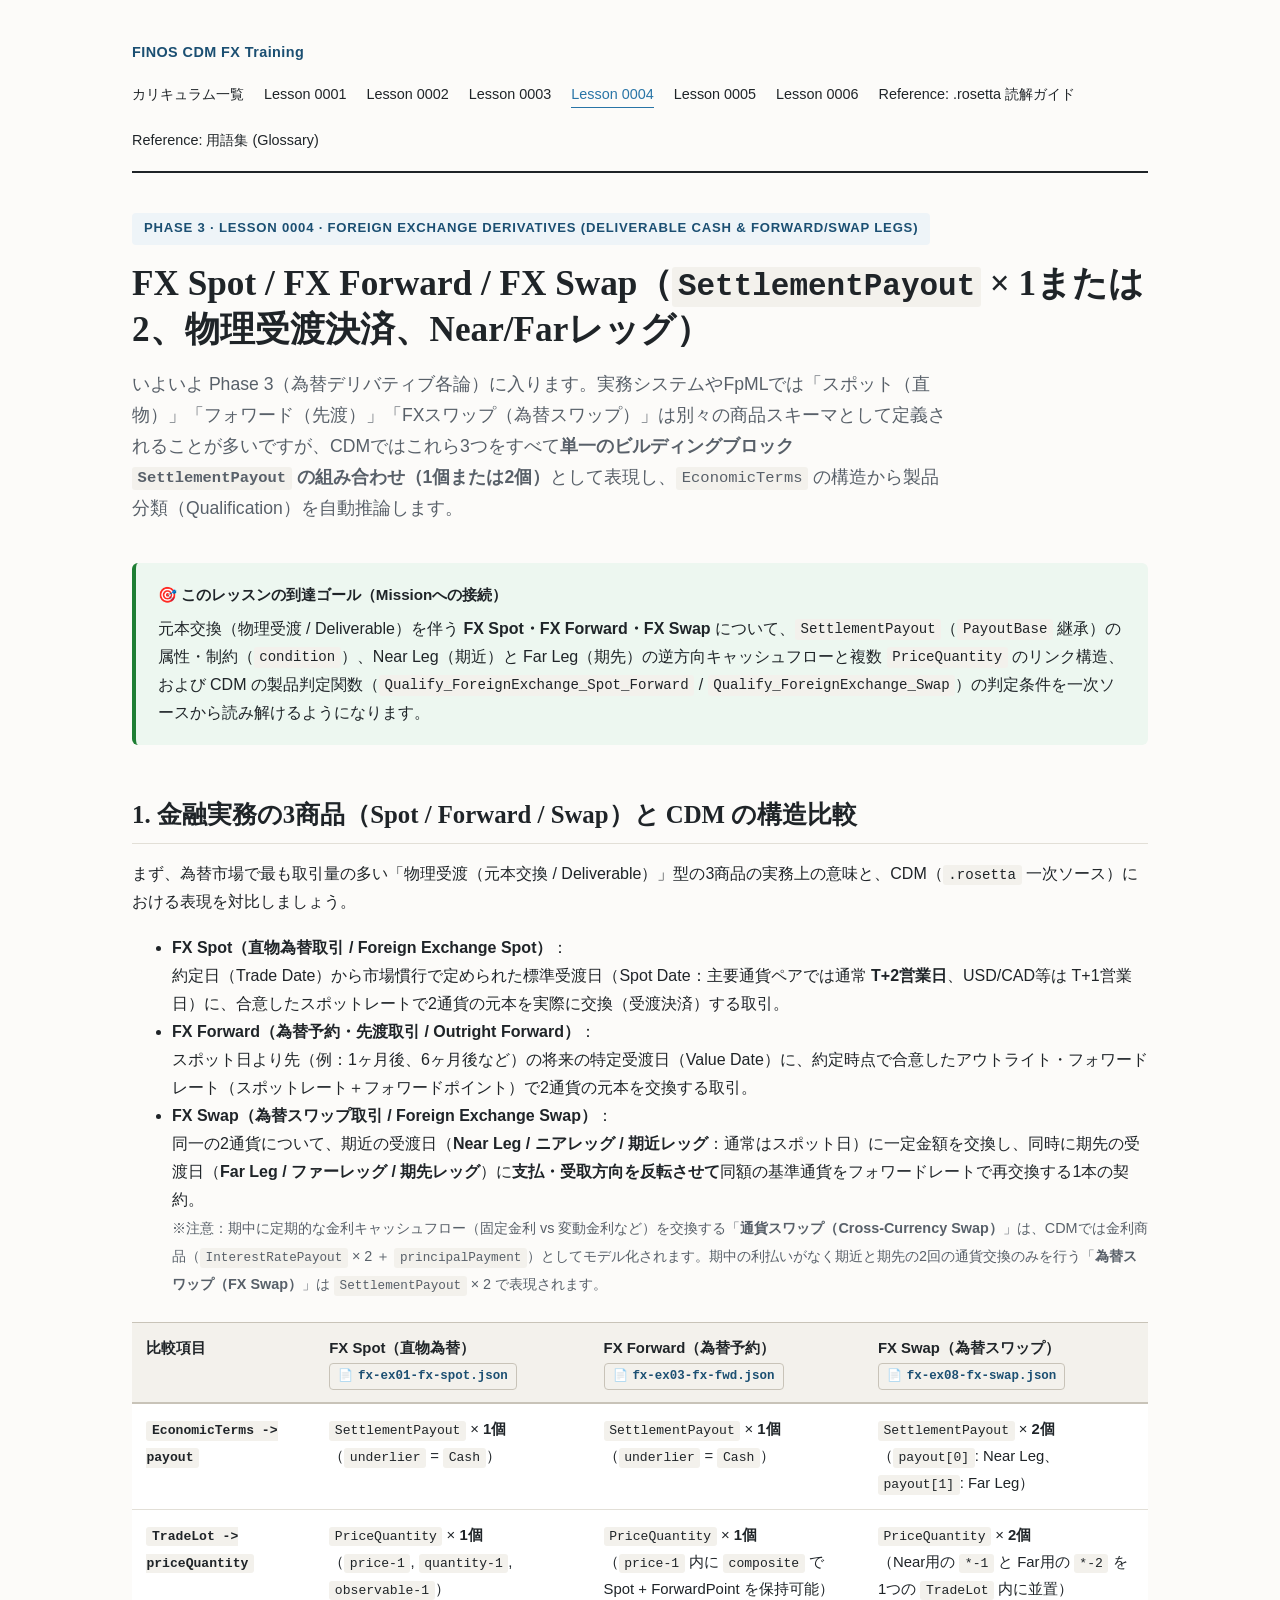
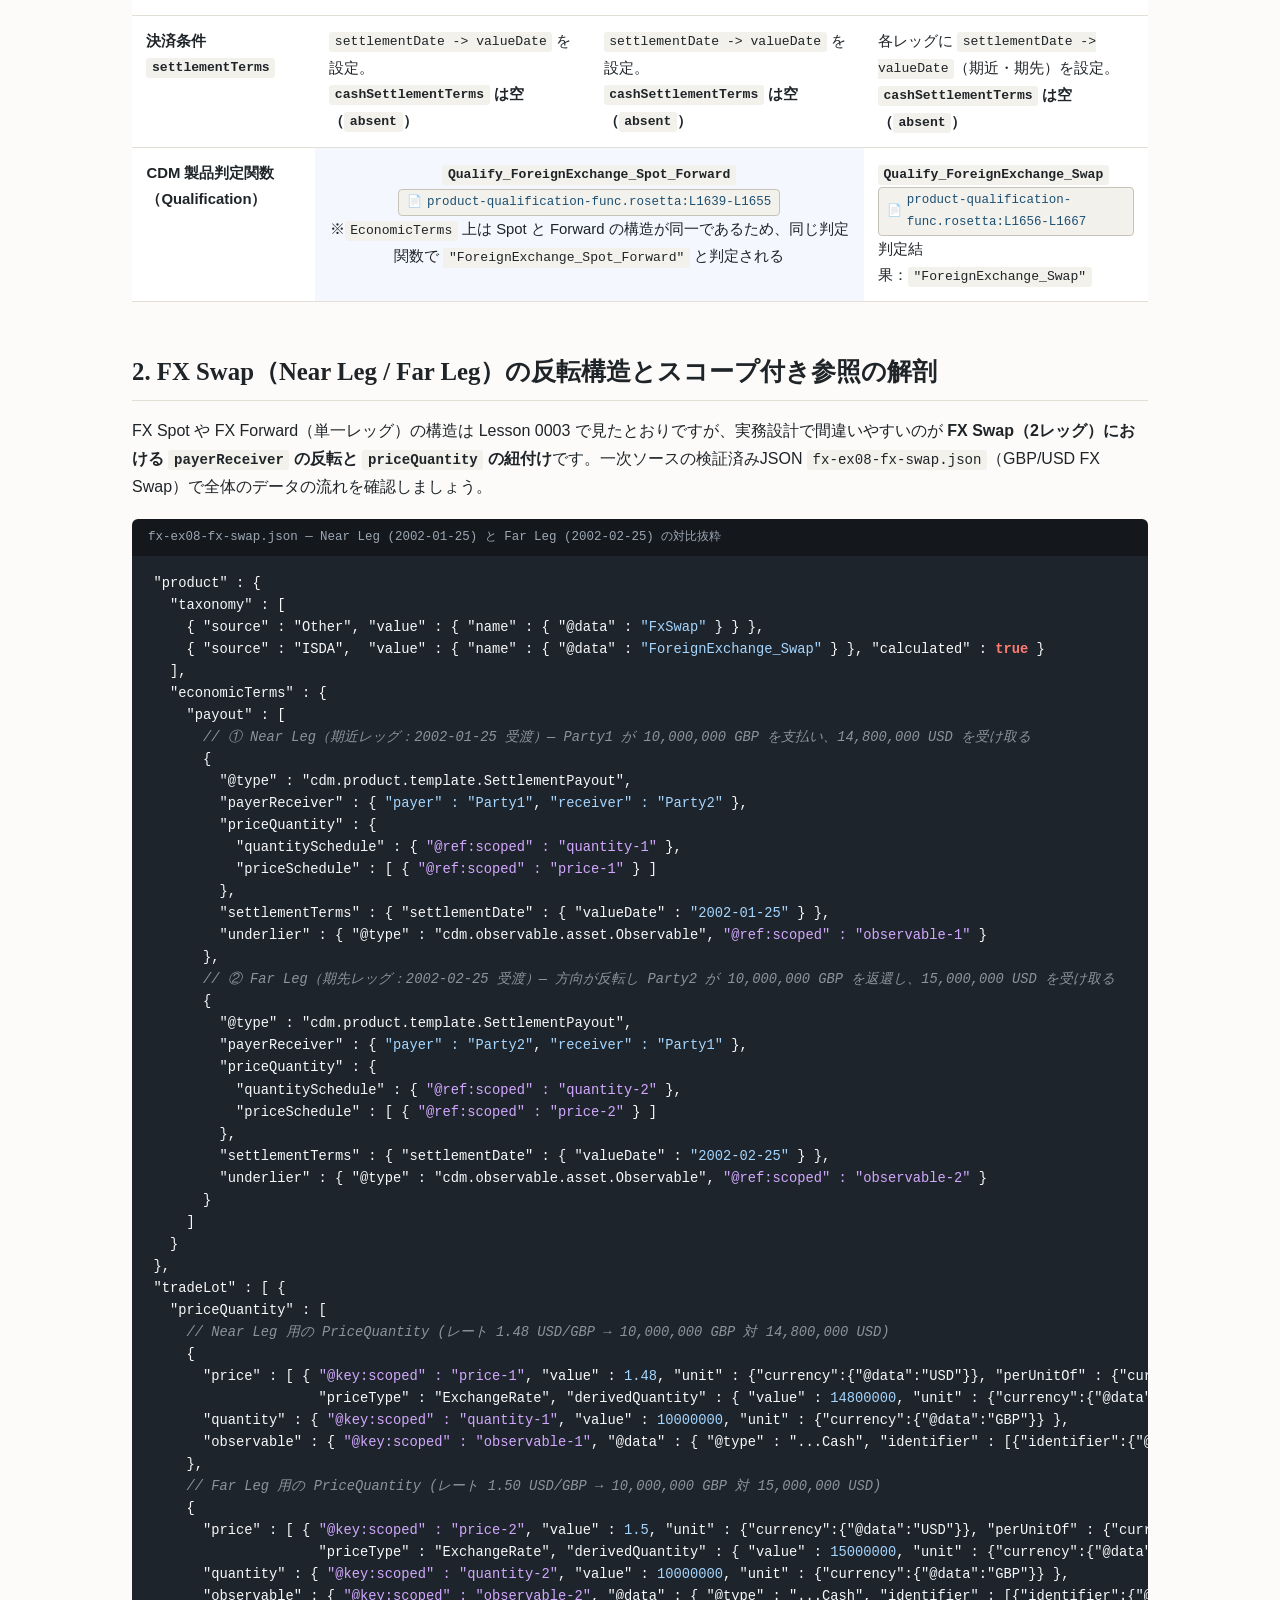
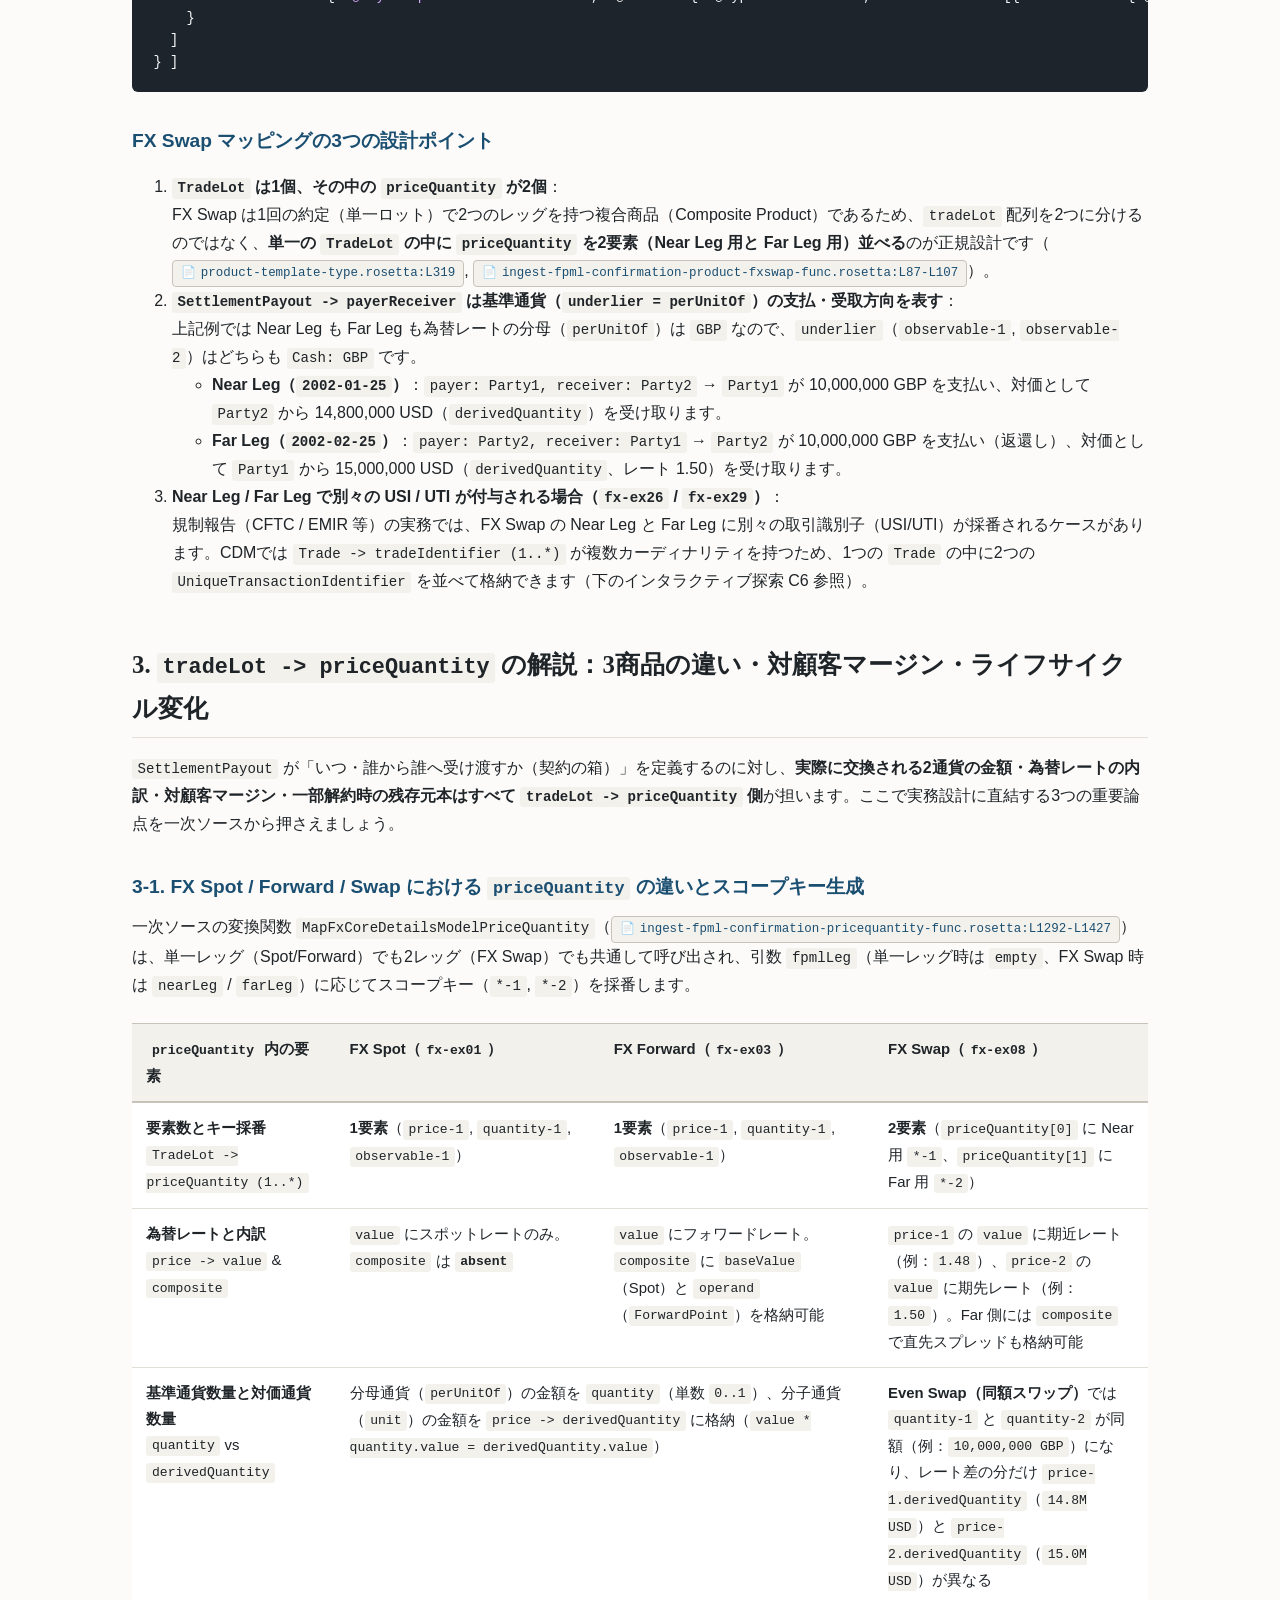
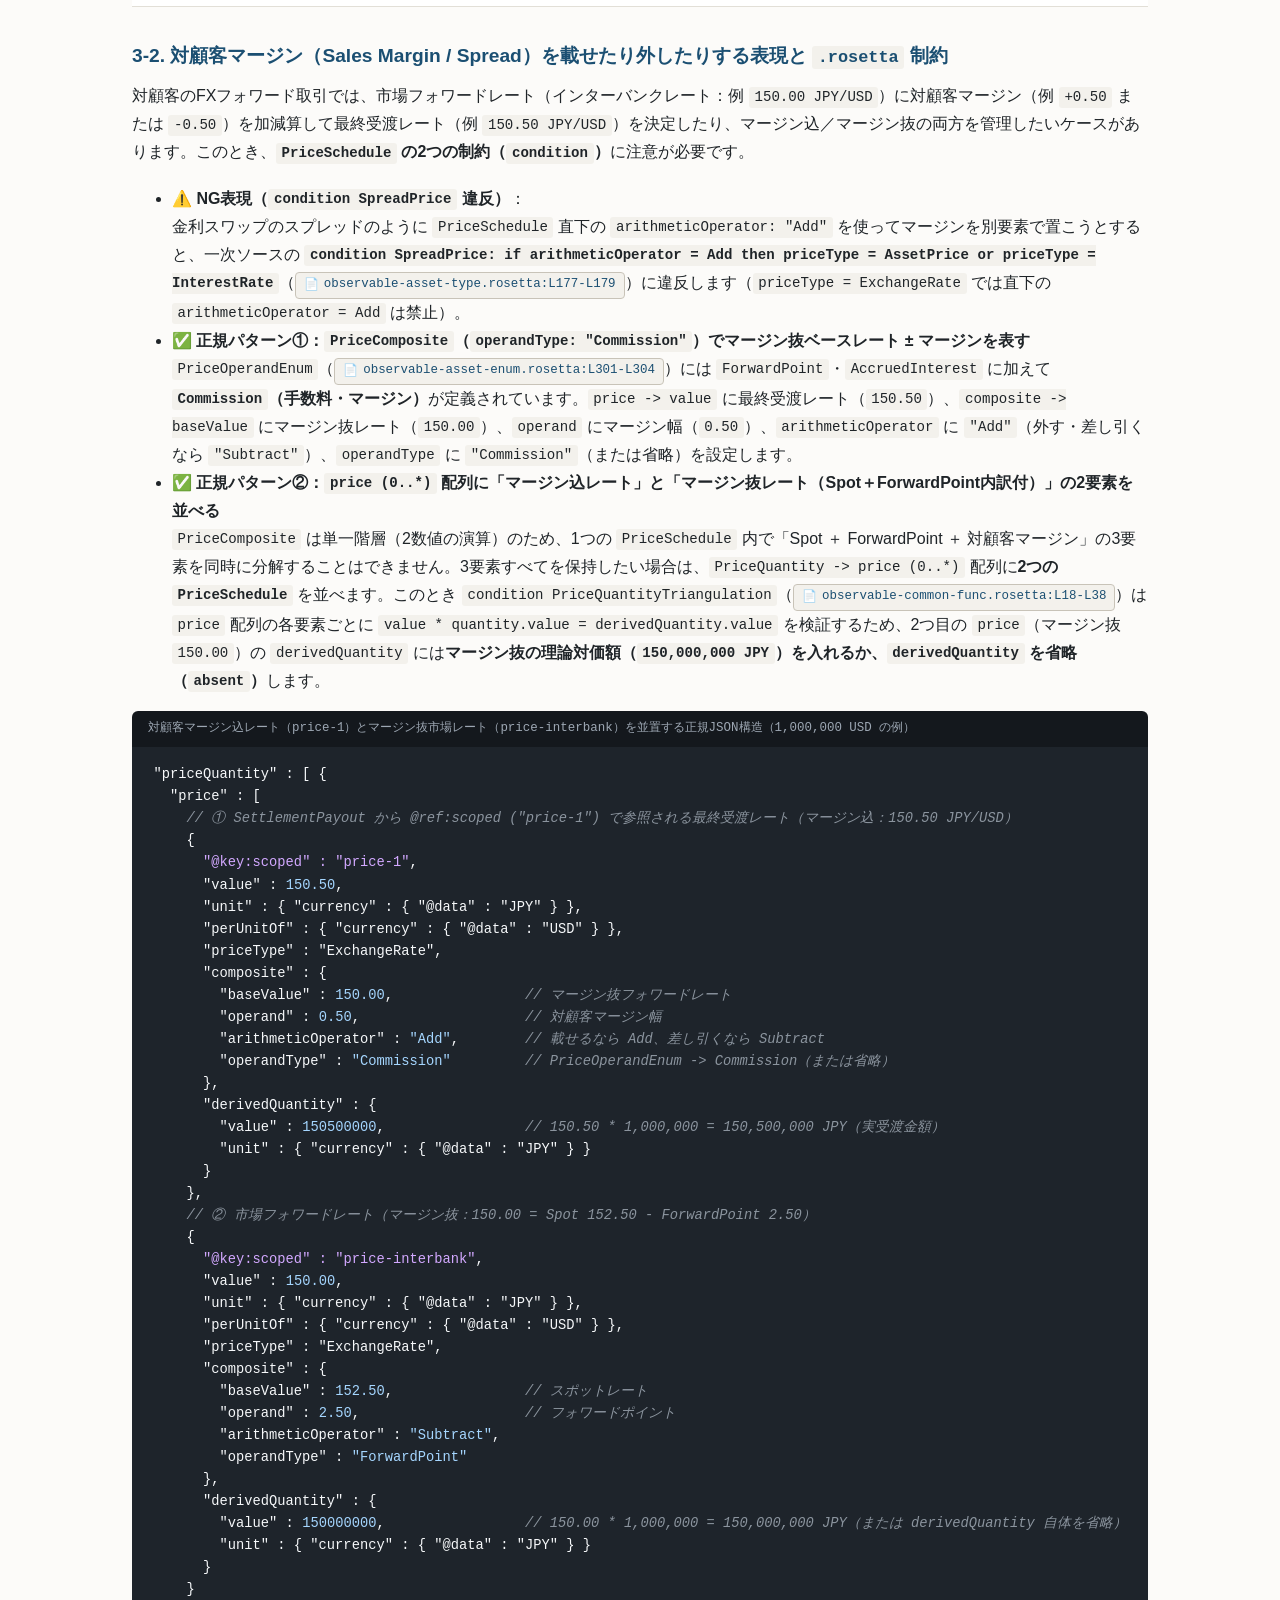
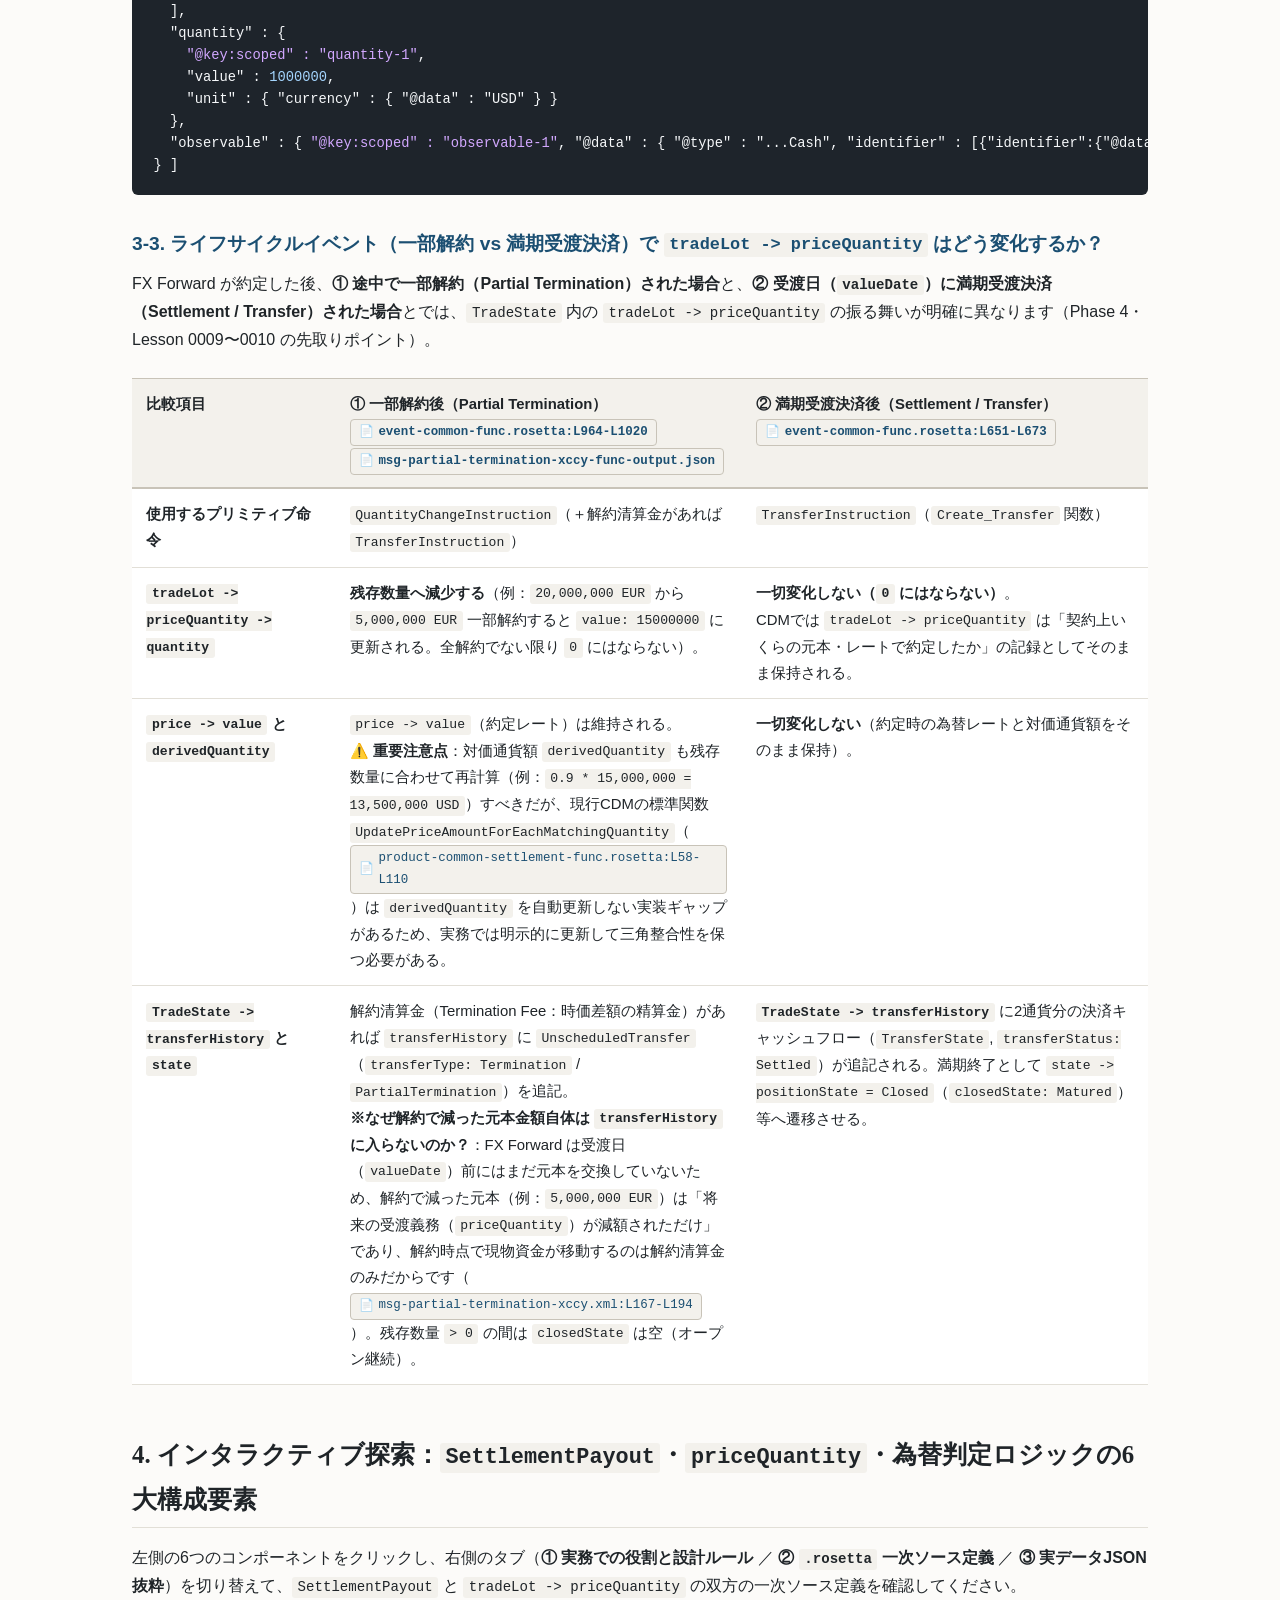
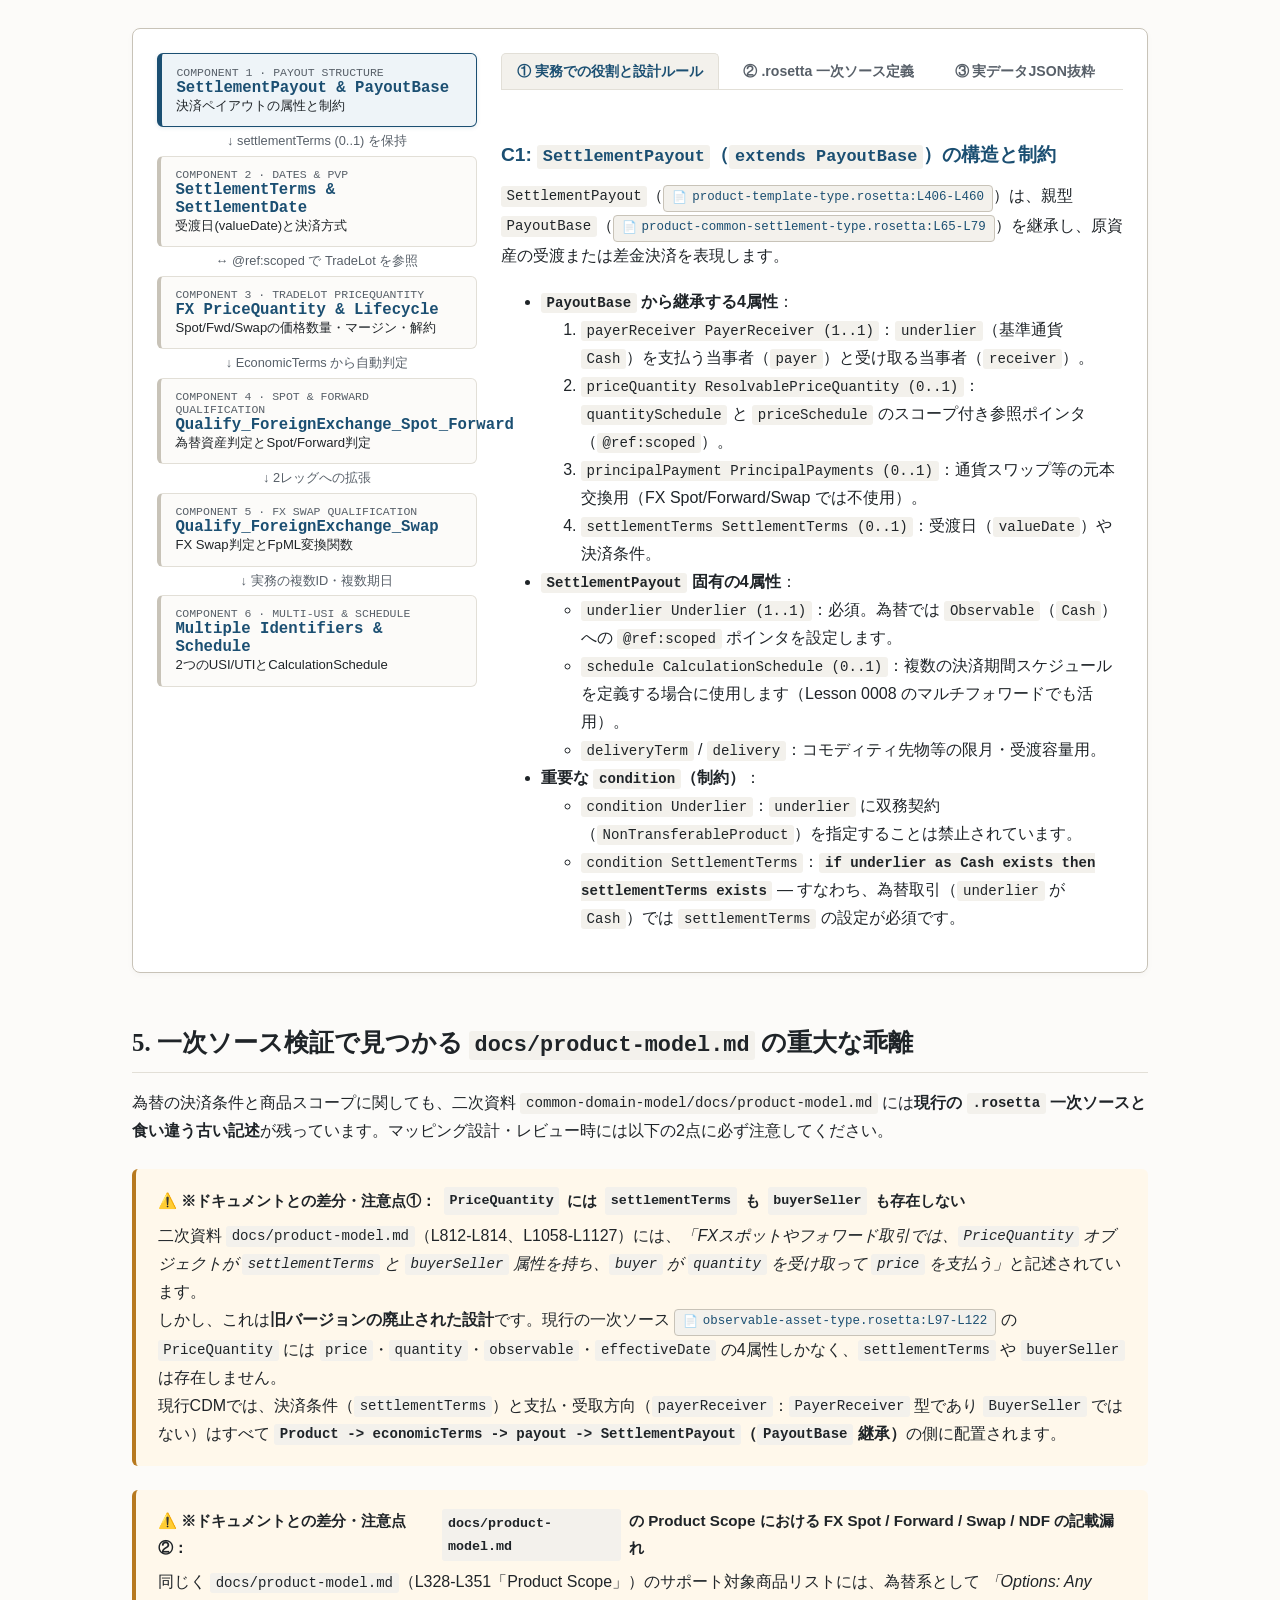
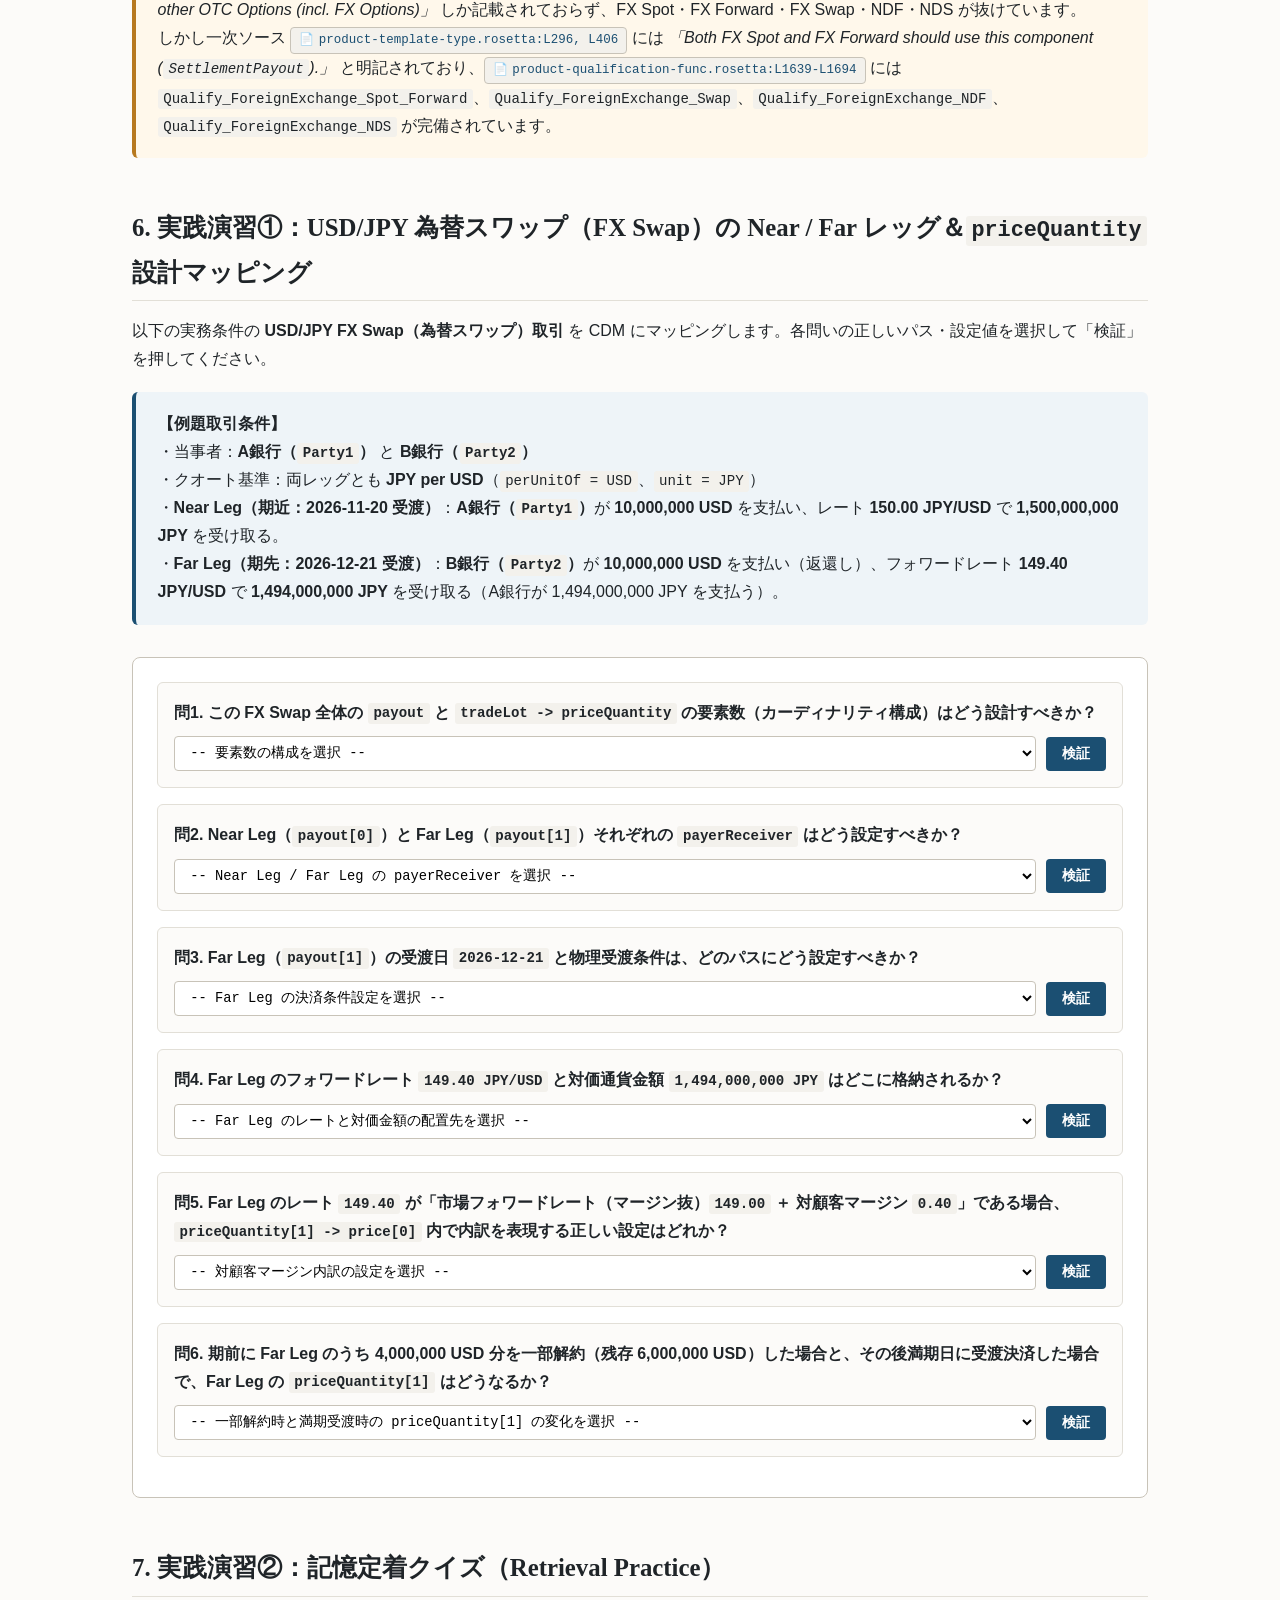
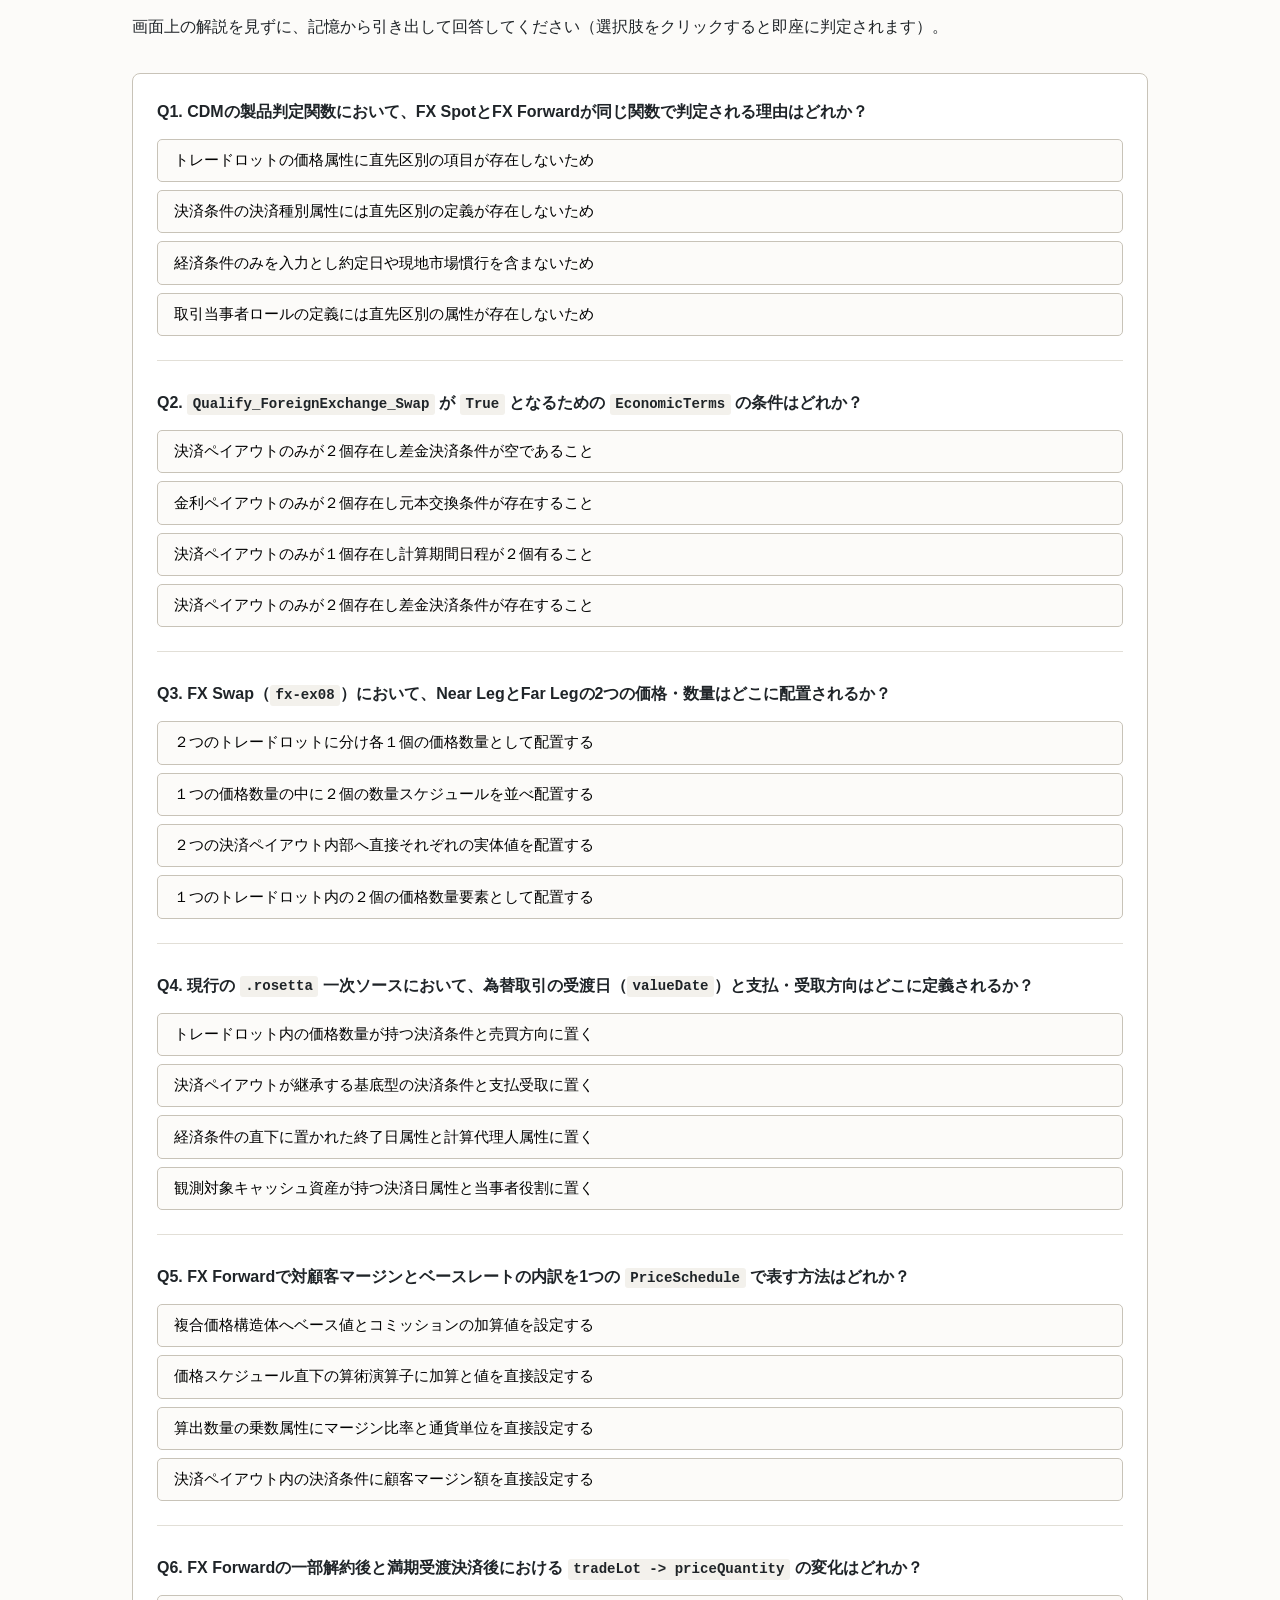
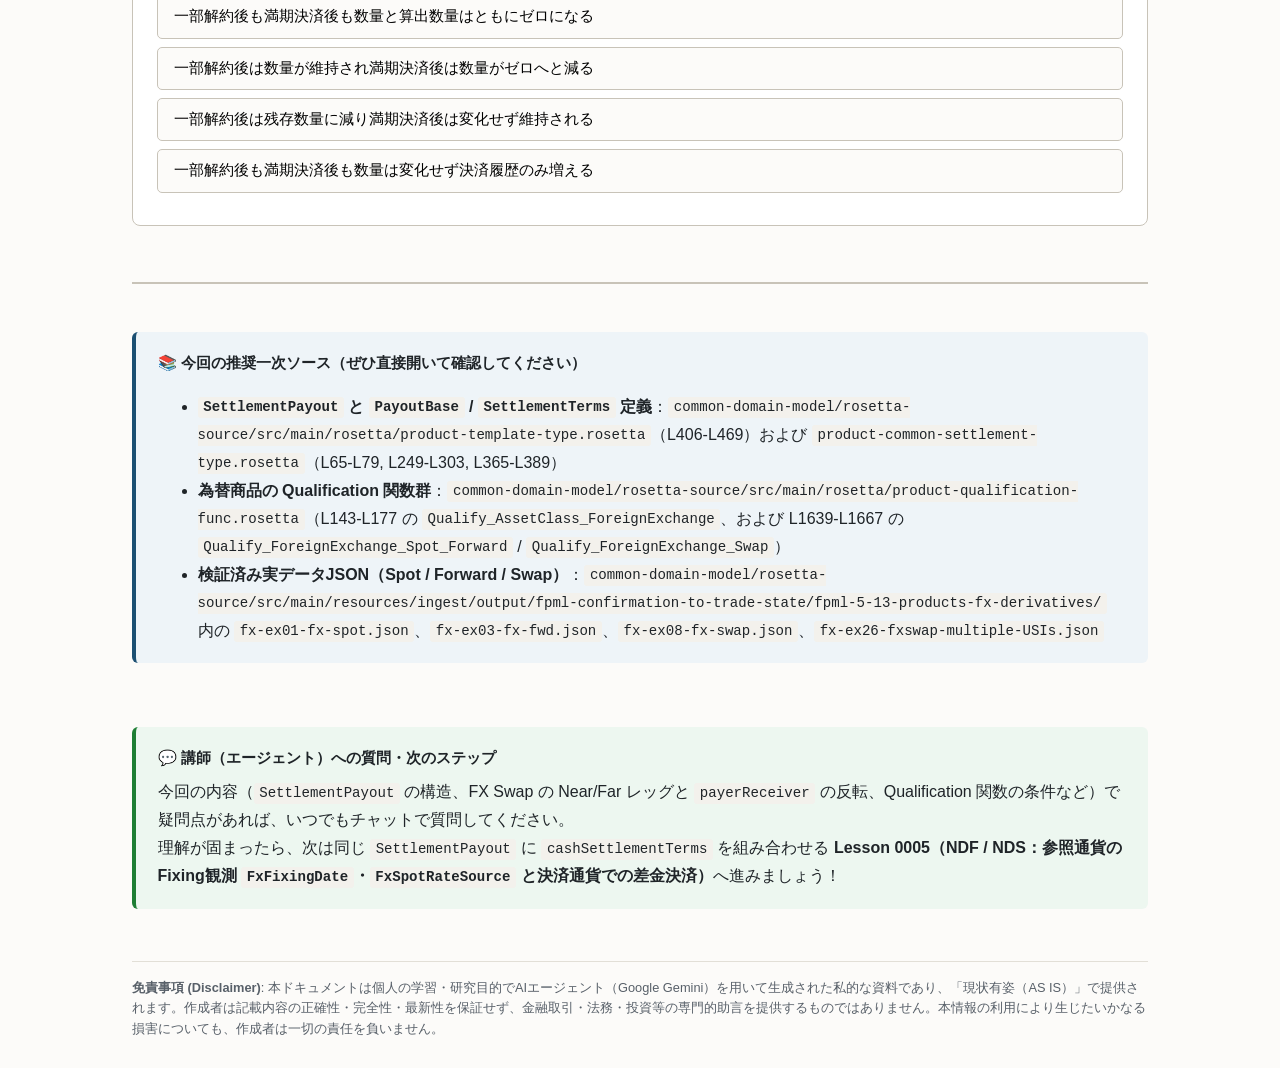
<file: lessons/0004-fx-spot-forward-swap-settlementpayout.html>
<!DOCTYPE html>
<html lang="ja">

<head>
  <meta charset="UTF-8" />
  <meta name="viewport" content="width=device-width, initial-scale=1.0" />
  <title>Lesson 0004: FX Spot / FX Forward / FX Swap（SettlementPayout × 1または2、物理受渡決済、Near/Farレッグ）</title>
  <link rel="stylesheet" href="../assets/style.css" />
</head>

<body>
  <div class="page-wrapper">
    <nav class="workspace-nav">
      <a class="brand" href="./index.html">FINOS CDM FX Training</a>
      <div class="nav-links">
        <a href="./index.html">カリキュラム一覧</a>
        <a href="./0001-cdm-top-down-overview.html">Lesson 0001</a>
        <a href="./0002-trade-tradableproduct-party.html">Lesson 0002</a>
        <a href="./0003-pricequantity-fx-rate-and-scoped-references.html">Lesson 0003</a>
        <a href="./0004-fx-spot-forward-swap-settlementpayout.html" class="active">Lesson 0004</a>
        <a href="./0005-ndf-nds-cashsettlementterms-fixing.html">Lesson 0005</a>
        <a href="./0006-fx-vanilla-option-ndo-optionpayout.html">Lesson 0006</a>
        <a href="../reference/rosetta-reading-guide.html">Reference: .rosetta 読解ガイド</a>
        <a href="../reference/glossary.html">Reference: 用語集 (Glossary)</a>
      </div>
    </nav>

    <header class="lesson-header">
      <div class="lesson-meta">Phase 3 · Lesson 0004 · Foreign Exchange Derivatives (Deliverable Cash &amp; Forward/Swap
        Legs)</div>
      <h1>FX Spot / FX Forward / FX Swap（<code>SettlementPayout</code> × 1または2、物理受渡決済、Near/Farレッグ）</h1>
      <p class="lesson-subtitle">
        いよいよ Phase
        3（為替デリバティブ各論）に入ります。実務システムやFpMLでは「スポット（直物）」「フォワード（先渡）」「FXスワップ（為替スワップ）」は別々の商品スキーマとして定義されることが多いですが、CDMではこれら3つをすべて<strong>単一のビルディングブロック
          <code>SettlementPayout</code> の組み合わせ（1個または2個）</strong>として表現し、<code>EconomicTerms</code>
        の構造から製品分類（Qualification）を自動推論します。
      </p>
    </header>

    <div class="callout callout-mission">
      <div class="callout-title">🎯 このレッスンの到達ゴール（Missionへの接続）</div>
      <p style="margin-bottom: 0;">
        元本交換（物理受渡 / Deliverable）を伴う <strong>FX Spot・FX Forward・FX Swap</strong>
        について、<code>SettlementPayout</code>（<code>PayoutBase</code> 継承）の属性・制約（<code>condition</code>）、Near Leg（期近）と Far
        Leg（期先）の逆方向キャッシュフローと複数 <code>PriceQuantity</code> のリンク構造、および CDM
        の製品判定関数（<code>Qualify_ForeignExchange_Spot_Forward</code> /
        <code>Qualify_ForeignExchange_Swap</code>）の判定条件を一次ソースから読み解けるようになります。
      </p>
    </div>

    <!-- Section 1 -->
    <section>
      <h2>1. 金融実務の3商品（Spot / Forward / Swap）と CDM の構造比較</h2>
      <p>
        まず、為替市場で最も取引量の多い「物理受渡（元本交換 / Deliverable）」型の3商品の実務上の意味と、CDM（<code>.rosetta</code> 一次ソース）における表現を対比しましょう。
      </p>
      <ul>
        <li>
          <strong>FX Spot（直物為替取引 / Foreign Exchange Spot）</strong>：<br />
          約定日（Trade Date）から市場慣行で定められた標準受渡日（Spot Date：主要通貨ペアでは通常 <strong>T+2営業日</strong>、USD/CAD等は
          T+1営業日）に、合意したスポットレートで2通貨の元本を実際に交換（受渡決済）する取引。
        </li>
        <li>
          <strong>FX Forward（為替予約・先渡取引 / Outright Forward）</strong>：<br />
          スポット日より先（例：1ヶ月後、6ヶ月後など）の将来の特定受渡日（Value Date）に、約定時点で合意したアウトライト・フォワードレート（スポットレート＋フォワードポイント）で2通貨の元本を交換する取引。
        </li>
        <li>
          <strong>FX Swap（為替スワップ取引 / Foreign Exchange Swap）</strong>：<br />
          同一の2通貨について、期近の受渡日（<strong>Near Leg / ニアレッグ / 期近レッグ</strong>：通常はスポット日）に一定金額を交換し、同時に期先の受渡日（<strong>Far Leg /
            ファーレッグ / 期先レッグ</strong>）に<strong>支払・受取方向を反転させて</strong>同額の基準通貨をフォワードレートで再交換する1本の契約。<br />
          <span style="font-size: 0.9rem; color: var(--text-muted);">※注意：期中に定期的な金利キャッシュフロー（固定金利 vs
            変動金利など）を交換する「<strong>通貨スワップ（Cross-Currency Swap）</strong>」は、CDMでは金利商品（<code>InterestRatePayout</code> × 2 ＋
            <code>principalPayment</code>）としてモデル化されます。期中の利払いがなく期近と期先の2回の通貨交換のみを行う「<strong>為替スワップ（FX Swap）</strong>」は
            <code>SettlementPayout</code> × 2 で表現されます。</span>
        </li>
      </ul>

      <table>
        <thead>
          <tr>
            <th style="width: 18%;">比較項目</th>
            <th style="width: 27%;">FX Spot（直物為替）<br /><span class="cite-badge">fx-ex01-fx-spot.json</span></th>
            <th style="width: 27%;">FX Forward（為替予約）<br /><span class="cite-badge">fx-ex03-fx-fwd.json</span></th>
            <th style="width: 28%;">FX Swap（為替スワップ）<br /><span class="cite-badge">fx-ex08-fx-swap.json</span></th>
          </tr>
        </thead>
        <tbody>
          <tr>
            <td><strong><code>EconomicTerms -> payout</code></strong></td>
            <td>
              <code>SettlementPayout</code> × <strong>1個</strong><br />
              （<code>underlier</code> = <code>Cash</code>）
            </td>
            <td>
              <code>SettlementPayout</code> × <strong>1個</strong><br />
              （<code>underlier</code> = <code>Cash</code>）
            </td>
            <td>
              <code>SettlementPayout</code> × <strong>2個</strong><br />
              （<code>payout[0]</code>: Near Leg、<br /><code>payout[1]</code>: Far Leg）
            </td>
          </tr>
          <tr>
            <td><strong><code>TradeLot -> priceQuantity</code></strong></td>
            <td>
              <code>PriceQuantity</code> × <strong>1個</strong><br />
              （<code>price-1</code>, <code>quantity-1</code>, <code>observable-1</code>）
            </td>
            <td>
              <code>PriceQuantity</code> × <strong>1個</strong><br />
              （<code>price-1</code> 内に <code>composite</code> で Spot + ForwardPoint を保持可能）
            </td>
            <td>
              <code>PriceQuantity</code> × <strong>2個</strong><br />
              （Near用の <code>*-1</code> と Far用の <code>*-2</code> を1つの <code>TradeLot</code> 内に並置）
            </td>
          </tr>
          <tr>
            <td><strong>決済条件<br /><code>settlementTerms</code></strong></td>
            <td>
              <code>settlementDate -> valueDate</code> を設定。<br />
              <strong><code>cashSettlementTerms</code> は空（<code>absent</code>）</strong>
            </td>
            <td>
              <code>settlementDate -> valueDate</code> を設定。<br />
              <strong><code>cashSettlementTerms</code> は空（<code>absent</code>）</strong>
            </td>
            <td>
              各レッグに <code>settlementDate -> valueDate</code>（期近・期先）を設定。<br />
              <strong><code>cashSettlementTerms</code> は空（<code>absent</code>）</strong>
            </td>
          </tr>
          <tr>
            <td><strong>CDM 製品判定関数<br />（Qualification）</strong></td>
            <td colspan="2" style="text-align: center; background: rgba(37, 99, 235, 0.05);">
              <strong><code>Qualify_ForeignExchange_Spot_Forward</code></strong><br />
              <span class="cite-badge">product-qualification-func.rosetta:L1639-L1655</span><br />
              ※<code>EconomicTerms</code> 上は Spot と Forward の構造が同一であるため、同じ判定関数で
              <code>"ForeignExchange_Spot_Forward"</code> と判定される
            </td>
            <td>
              <strong><code>Qualify_ForeignExchange_Swap</code></strong><br />
              <span class="cite-badge">product-qualification-func.rosetta:L1656-L1667</span><br />
              判定結果：<code>"ForeignExchange_Swap"</code>
            </td>
          </tr>
        </tbody>
      </table>
    </section>

    <!-- Section 2 -->
    <section>
      <h2>2. FX Swap（Near Leg / Far Leg）の反転構造とスコープ付き参照の解剖</h2>
      <p>
        FX Spot や FX Forward（単一レッグ）の構造は Lesson 0003 で見たとおりですが、実務設計で間違いやすいのが <strong>FX Swap（2レッグ）における
          <code>payerReceiver</code> の反転と <code>priceQuantity</code> の紐付け</strong>です。一次ソースの検証済みJSON
        <code>fx-ex08-fx-swap.json</code>（GBP/USD FX Swap）で全体のデータの流れを確認しましょう。
      </p>

      <div class="code-header">
        <span>fx-ex08-fx-swap.json — Near Leg (2002-01-25) と Far Leg (2002-02-25) の対比抜粋</span>
      </div>
      <pre><code>"product" : {
  "taxonomy" : [
    { "source" : "Other", "value" : { "name" : { "@data" : <span class="st">"FxSwap"</span> } } },
    { "source" : "ISDA",  "value" : { "name" : { "@data" : <span class="st">"ForeignExchange_Swap"</span> } }, "calculated" : <span class="kw">true</span> }
  ],
  "economicTerms" : {
    "payout" : [
      <span class="cm">// ① Near Leg（期近レッグ：2002-01-25 受渡）— Party1 が 10,000,000 GBP を支払い、14,800,000 USD を受け取る</span>
      {
        "@type" : "cdm.product.template.SettlementPayout",
        "payerReceiver" : { <span class="st">"payer" : "Party1"</span>, <span class="st">"receiver" : "Party2"</span> },
        "priceQuantity" : {
          "quantitySchedule" : { <span class="mt">"@ref:scoped" : "quantity-1"</span> },
          "priceSchedule" : [ { <span class="mt">"@ref:scoped" : "price-1"</span> } ]
        },
        "settlementTerms" : { "settlementDate" : { "valueDate" : <span class="st">"2002-01-25"</span> } },
        "underlier" : { "@type" : "cdm.observable.asset.Observable", <span class="mt">"@ref:scoped" : "observable-1"</span> }
      },
      <span class="cm">// ② Far Leg（期先レッグ：2002-02-25 受渡）— 方向が反転し Party2 が 10,000,000 GBP を返還し、15,000,000 USD を受け取る</span>
      {
        "@type" : "cdm.product.template.SettlementPayout",
        "payerReceiver" : { <span class="st">"payer" : "Party2"</span>, <span class="st">"receiver" : "Party1"</span> },
        "priceQuantity" : {
          "quantitySchedule" : { <span class="mt">"@ref:scoped" : "quantity-2"</span> },
          "priceSchedule" : [ { <span class="mt">"@ref:scoped" : "price-2"</span> } ]
        },
        "settlementTerms" : { "settlementDate" : { "valueDate" : <span class="st">"2002-02-25"</span> } },
        "underlier" : { "@type" : "cdm.observable.asset.Observable", <span class="mt">"@ref:scoped" : "observable-2"</span> }
      }
    ]
  }
},
"tradeLot" : [ {
  "priceQuantity" : [
    <span class="cm">// Near Leg 用の PriceQuantity (レート 1.48 USD/GBP → 10,000,000 GBP 対 14,800,000 USD)</span>
    {
      "price" : [ { <span class="mt">"@key:scoped" : "price-1"</span>, "value" : <span class="st">1.48</span>, "unit" : {"currency":{"@data":"USD"}}, "perUnitOf" : {"currency":{"@data":"GBP"}},
                    "priceType" : "ExchangeRate", "derivedQuantity" : { "value" : <span class="st">14800000</span>, "unit" : {"currency":{"@data":"USD"}} } } ],
      "quantity" : { <span class="mt">"@key:scoped" : "quantity-1"</span>, "value" : <span class="st">10000000</span>, "unit" : {"currency":{"@data":"GBP"}} },
      "observable" : { <span class="mt">"@key:scoped" : "observable-1"</span>, "@data" : { "@type" : "...Cash", "identifier" : [{"identifier":{"@data":<span class="st">"GBP"</span>},"identifierType":"CurrencyCode"}], "assetType" : "Cash" } }
    },
    <span class="cm">// Far Leg 用の PriceQuantity (レート 1.50 USD/GBP → 10,000,000 GBP 対 15,000,000 USD)</span>
    {
      "price" : [ { <span class="mt">"@key:scoped" : "price-2"</span>, "value" : <span class="st">1.5</span>, "unit" : {"currency":{"@data":"USD"}}, "perUnitOf" : {"currency":{"@data":"GBP"}},
                    "priceType" : "ExchangeRate", "derivedQuantity" : { "value" : <span class="st">15000000</span>, "unit" : {"currency":{"@data":"USD"}} } } ],
      "quantity" : { <span class="mt">"@key:scoped" : "quantity-2"</span>, "value" : <span class="st">10000000</span>, "unit" : {"currency":{"@data":"GBP"}} },
      "observable" : { <span class="mt">"@key:scoped" : "observable-2"</span>, "@data" : { "@type" : "...Cash", "identifier" : [{"identifier":{"@data":<span class="st">"GBP"</span>},"identifierType":"CurrencyCode"}], "assetType" : "Cash" } }
    }
  ]
} ]</code></pre>

      <h3>FX Swap マッピングの3つの設計ポイント</h3>
      <ol>
        <li>
          <strong><code>TradeLot</code> は1個、その中の <code>priceQuantity</code> が2個</strong>：<br />
          FX Swap は1回の約定（単一ロット）で2つのレッグを持つ複合商品（Composite Product）であるため、<code>tradeLot</code> 配列を2つに分けるのではなく、<strong>単一の
            <code>TradeLot</code> の中に <code>priceQuantity</code> を2要素（Near Leg 用と Far Leg 用）並べる</strong>のが正規設計です（<span
            class="cite-badge">product-template-type.rosetta:L319</span>, <span
            class="cite-badge">ingest-fpml-confirmation-product-fxswap-func.rosetta:L87-L107</span>）。
        </li>
        <li>
          <strong><code>SettlementPayout -> payerReceiver</code>
            は基準通貨（<code>underlier = perUnitOf</code>）の支払・受取方向を表す</strong>：<br />
          上記例では Near Leg も Far Leg も為替レートの分母（<code>perUnitOf</code>）は <code>GBP</code>
          なので、<code>underlier</code>（<code>observable-1</code>, <code>observable-2</code>）はどちらも <code>Cash: GBP</code>
          です。
          <ul>
            <li><strong>Near Leg（<code>2002-01-25</code>）</strong>：<code>payer: Party1, receiver: Party2</code> →
              <code>Party1</code> が 10,000,000 GBP を支払い、対価として <code>Party2</code> から 14,800,000
              USD（<code>derivedQuantity</code>）を受け取ります。
            </li>
            <li><strong>Far Leg（<code>2002-02-25</code>）</strong>：<code>payer: Party2, receiver: Party1</code> →
              <code>Party2</code> が 10,000,000 GBP を支払い（返還し）、対価として <code>Party1</code> から 15,000,000
              USD（<code>derivedQuantity</code>、レート 1.50）を受け取ります。
            </li>
          </ul>
        </li>
        <li>
          <strong>Near Leg / Far Leg で別々の USI / UTI が付与される場合（<code>fx-ex26</code> /
            <code>fx-ex29</code>）</strong>：<br />
          規制報告（CFTC / EMIR 等）の実務では、FX Swap の Near Leg と Far Leg に別々の取引識別子（USI/UTI）が採番されるケースがあります。CDMでは
          <code>Trade -> tradeIdentifier (1..*)</code> が複数カーディナリティを持つため、1つの <code>Trade</code> の中に2つの
          <code>UniqueTransactionIdentifier</code> を並べて格納できます（下のインタラクティブ探索 C6 参照）。
        </li>
      </ol>
    </section>

    <!-- Section 3: Deep Dive into tradeLot -> priceQuantity for FX Spot / Forward / Swap -->
    <section>
      <h2>3. <code>tradeLot -> priceQuantity</code> の解説：3商品の違い・対顧客マージン・ライフサイクル変化</h2>
      <p>
        <code>SettlementPayout</code>
        が「いつ・誰から誰へ受け渡すか（契約の箱）」を定義するのに対し、<strong>実際に交換される2通貨の金額・為替レートの内訳・対顧客マージン・一部解約時の残存元本はすべて
          <code>tradeLot -> priceQuantity</code> 側</strong>が担います。ここで実務設計に直結する3つの重要論点を一次ソースから押さえましょう。
      </p>

      <h3>3-1. FX Spot / Forward / Swap における <code>priceQuantity</code> の違いとスコープキー生成</h3>
      <p>
        一次ソースの変換関数 <code>MapFxCoreDetailsModelPriceQuantity</code>（<span
          class="cite-badge">ingest-fpml-confirmation-pricequantity-func.rosetta:L1292-L1427</span>）は、単一レッグ（Spot/Forward）でも2レッグ（FX
        Swap）でも共通して呼び出され、引数 <code>fpmlLeg</code>（単一レッグ時は <code>empty</code>、FX Swap 時は <code>nearLeg</code> /
        <code>farLeg</code>）に応じてスコープキー（<code>*-1</code>, <code>*-2</code>）を採番します。
      </p>

      <table>
        <thead>
          <tr>
            <th style="width: 20%;"><code>priceQuantity</code> 内の要素</th>
            <th style="width: 26%;">FX Spot（<code>fx-ex01</code>）</th>
            <th style="width: 27%;">FX Forward（<code>fx-ex03</code>）</th>
            <th style="width: 27%;">FX Swap（<code>fx-ex08</code>）</th>
          </tr>
        </thead>
        <tbody>
          <tr>
            <td><strong>要素数とキー採番</strong><br /><code>TradeLot -> priceQuantity (1..*)</code></td>
            <td><strong>1要素</strong>（<code>price-1</code>, <code>quantity-1</code>, <code>observable-1</code>）</td>
            <td><strong>1要素</strong>（<code>price-1</code>, <code>quantity-1</code>, <code>observable-1</code>）</td>
            <td><strong>2要素</strong>（<code>priceQuantity[0]</code> に Near 用
              <code>*-1</code>、<code>priceQuantity[1]</code> に Far 用 <code>*-2</code>）
            </td>
          </tr>
          <tr>
            <td><strong>為替レートと内訳</strong><br /><code>price -> value</code> &amp; <code>composite</code></td>
            <td>
              <code>value</code> にスポットレートのみ。<br />
              <code>composite</code> は <strong><code>absent</code></strong>
            </td>
            <td>
              <code>value</code> にフォワードレート。<br />
              <code>composite</code> に <code>baseValue</code>（Spot）と
              <code>operand</code>（<code>ForwardPoint</code>）を格納可能
            </td>
            <td>
              <code>price-1</code> の <code>value</code> に期近レート（例：<code>1.48</code>）、<code>price-2</code> の
              <code>value</code> に期先レート（例：<code>1.50</code>）。Far 側には <code>composite</code> で直先スプレッドも格納可能
            </td>
          </tr>
          <tr>
            <td><strong>基準通貨数量と対価通貨数量</strong><br /><code>quantity</code> vs <code>derivedQuantity</code></td>
            <td colspan="2">
              分母通貨（<code>perUnitOf</code>）の金額を <code>quantity</code>（単数 <code>0..1</code>）、分子通貨（<code>unit</code>）の金額を
              <code>price -> derivedQuantity</code> に格納（<code>value * quantity.value = derivedQuantity.value</code>）
            </td>
            <td>
              <strong>Even Swap（同額スワップ）</strong>では <code>quantity-1</code> と <code>quantity-2</code>
              が同額（例：<code>10,000,000 GBP</code>）になり、レート差の分だけ
              <code>price-1.derivedQuantity</code>（<code>14.8M USD</code>）と
              <code>price-2.derivedQuantity</code>（<code>15.0M USD</code>）が異なる
            </td>
          </tr>
        </tbody>
      </table>

      <h3>3-2. 対顧客マージン（Sales Margin / Spread）を載せたり外したりする表現と <code>.rosetta</code> 制約</h3>
      <p>
        対顧客のFXフォワード取引では、市場フォワードレート（インターバンクレート：例 <code>150.00 JPY/USD</code>）に対顧客マージン（例 <code>+0.50</code> または
        <code>-0.50</code>）を加減算して最終受渡レート（例
        <code>150.50 JPY/USD</code>）を決定したり、マージン込／マージン抜の両方を管理したいケースがあります。このとき、<strong><code>PriceSchedule</code>
          の2つの制約（<code>condition</code>）</strong>に注意が必要です。
      </p>
      <ul>
        <li>
          <strong>⚠️ NG表現（<code>condition SpreadPrice</code> 違反）</strong>：<br />
          金利スワップのスプレッドのように <code>PriceSchedule</code> 直下の <code>arithmeticOperator: "Add"</code>
          を使ってマージンを別要素で置こうとすると、一次ソースの
          <strong><code>condition SpreadPrice: if arithmeticOperator = Add then priceType = AssetPrice or priceType = InterestRate</code></strong>（<span
            class="cite-badge">observable-asset-type.rosetta:L177-L179</span>）に違反します（<code>priceType = ExchangeRate</code>
          では直下の <code>arithmeticOperator = Add</code> は禁止）。
        </li>
        <li>
          <strong>✅ 正規パターン①：<code>PriceComposite</code>（<code>operandType: "Commission"</code>）でマージン抜ベースレート ±
            マージンを表す</strong><br />
          <code>PriceOperandEnum</code>（<span class="cite-badge">observable-asset-enum.rosetta:L301-L304</span>）には
          <code>ForwardPoint</code>・<code>AccruedInterest</code> に加えて
          <strong><code>Commission</code>（手数料・マージン）</strong>が定義されています。<code>price -> value</code>
          に最終受渡レート（<code>150.50</code>）、<code>composite -> baseValue</code>
          にマージン抜レート（<code>150.00</code>）、<code>operand</code> にマージン幅（<code>0.50</code>）、<code>arithmeticOperator</code>
          に <code>"Add"</code>（外す・差し引くなら <code>"Subtract"</code>）、<code>operandType</code> に
          <code>"Commission"</code>（または省略）を設定します。
        </li>
        <li>
          <strong>✅ 正規パターン②：<code>price (0..*)</code>
            配列に「マージン込レート」と「マージン抜レート（Spot＋ForwardPoint内訳付）」の2要素を並べる</strong><br />
          <code>PriceComposite</code> は単一階層（2数値の演算）のため、1つの <code>PriceSchedule</code> 内で「Spot ＋ ForwardPoint ＋
          対顧客マージン」の3要素を同時に分解することはできません。3要素すべてを保持したい場合は、<code>PriceQuantity -> price (0..*)</code> 配列に<strong>2つの
            <code>PriceSchedule</code></strong> を並べます。このとき <code>condition PriceQuantityTriangulation</code>（<span
            class="cite-badge">observable-common-func.rosetta:L18-L38</span>）は <code>price</code> 配列の各要素ごとに
          <code>value * quantity.value = derivedQuantity.value</code> を検証するため、2つ目の <code>price</code>（マージン抜
          <code>150.00</code>）の <code>derivedQuantity</code>
          には<strong>マージン抜の理論対価額（<code>150,000,000 JPY</code>）を入れるか、<code>derivedQuantity</code>
            を省略（<code>absent</code>）</strong>します。
        </li>
      </ul>

      <div class="code-header">
        <span>対顧客マージン込レート（price-1）とマージン抜市場レート（price-interbank）を並置する正規JSON構造（1,000,000 USD の例）</span>
      </div>
      <pre><code>"priceQuantity" : [ {
  "price" : [
    <span class="cm">// ① SettlementPayout から @ref:scoped ("price-1") で参照される最終受渡レート（マージン込：150.50 JPY/USD）</span>
    {
      <span class="mt">"@key:scoped" : "price-1"</span>,
      "value" : <span class="st">150.50</span>,
      "unit" : { "currency" : { "@data" : "JPY" } },
      "perUnitOf" : { "currency" : { "@data" : "USD" } },
      "priceType" : "ExchangeRate",
      "composite" : {
        "baseValue" : <span class="st">150.00</span>,                <span class="cm">// マージン抜フォワードレート</span>
        "operand" : <span class="st">0.50</span>,                    <span class="cm">// 対顧客マージン幅</span>
        "arithmeticOperator" : <span class="st">"Add"</span>,        <span class="cm">// 載せるなら Add、差し引くなら Subtract</span>
        "operandType" : <span class="st">"Commission"</span>         <span class="cm">// PriceOperandEnum -> Commission（または省略）</span>
      },
      "derivedQuantity" : {
        "value" : <span class="st">150500000</span>,                 <span class="cm">// 150.50 * 1,000,000 = 150,500,000 JPY（実受渡金額）</span>
        "unit" : { "currency" : { "@data" : "JPY" } }
      }
    },
    <span class="cm">// ② 市場フォワードレート（マージン抜：150.00 = Spot 152.50 - ForwardPoint 2.50）</span>
    {
      <span class="mt">"@key:scoped" : "price-interbank"</span>,
      "value" : <span class="st">150.00</span>,
      "unit" : { "currency" : { "@data" : "JPY" } },
      "perUnitOf" : { "currency" : { "@data" : "USD" } },
      "priceType" : "ExchangeRate",
      "composite" : {
        "baseValue" : <span class="st">152.50</span>,                <span class="cm">// スポットレート</span>
        "operand" : <span class="st">2.50</span>,                    <span class="cm">// フォワードポイント</span>
        "arithmeticOperator" : <span class="st">"Subtract"</span>,
        "operandType" : <span class="st">"ForwardPoint"</span>
      },
      "derivedQuantity" : {
        "value" : <span class="st">150000000</span>,                 <span class="cm">// 150.00 * 1,000,000 = 150,000,000 JPY（または derivedQuantity 自体を省略）</span>
        "unit" : { "currency" : { "@data" : "JPY" } }
      }
    }
  ],
  "quantity" : {
    <span class="mt">"@key:scoped" : "quantity-1"</span>,
    "value" : <span class="st">1000000</span>,
    "unit" : { "currency" : { "@data" : "USD" } }
  },
  "observable" : { <span class="mt">"@key:scoped" : "observable-1"</span>, "@data" : { "@type" : "...Cash", "identifier" : [{"identifier":{"@data":"USD"},"identifierType":"CurrencyCode"}], "assetType" : "Cash" } }
} ]</code></pre>

      <h3>3-3. ライフサイクルイベント（一部解約 vs 満期受渡決済）で <code>tradeLot -> priceQuantity</code> はどう変化するか？</h3>
      <p>
        FX Forward が約定した後、<strong>① 途中で一部解約（Partial Termination）された場合</strong>と、<strong>②
          受渡日（<code>valueDate</code>）に満期受渡決済（Settlement / Transfer）された場合</strong>とでは、<code>TradeState</code> 内の
        <code>tradeLot -> priceQuantity</code> の振る舞いが明確に異なります（Phase 4・Lesson 0009〜0010 の先取りポイント）。
      </p>

      <table>
        <thead>
          <tr>
            <th style="width: 20%;">比較項目</th>
            <th style="width: 40%;">① 一部解約後（Partial Termination）<br /><span
                class="cite-badge">event-common-func.rosetta:L964-L1020</span><br /><span
                class="cite-badge">msg-partial-termination-xccy-func-output.json</span></th>
            <th style="width: 40%;">② 満期受渡決済後（Settlement / Transfer）<br /><span
                class="cite-badge">event-common-func.rosetta:L651-L673</span></th>
          </tr>
        </thead>
        <tbody>
          <tr>
            <td><strong>使用するプリミティブ命令</strong></td>
            <td><code>QuantityChangeInstruction</code>（＋解約清算金があれば <code>TransferInstruction</code>）</td>
            <td><code>TransferInstruction</code>（<code>Create_Transfer</code> 関数）</td>
          </tr>
          <tr>
            <td><strong><code>tradeLot -> priceQuantity -> quantity</code></strong></td>
            <td>
              <strong>残存数量へ減少する</strong>（例：<code>20,000,000 EUR</code> から <code>5,000,000 EUR</code> 一部解約すると
              <code>value: 15000000</code> に更新される。全解約でない限り <code>0</code> にはならない）。
            </td>
            <td>
              <strong>一切変化しない（<code>0</code> にはならない）</strong>。<br />
              CDMでは <code>tradeLot -> priceQuantity</code> は「契約上いくらの元本・レートで約定したか」の記録としてそのまま保持される。
            </td>
          </tr>
          <tr>
            <td><strong><code>price -> value</code> と <code>derivedQuantity</code></strong></td>
            <td>
              <code>price -> value</code>（約定レート）は維持される。<br />
              <strong>⚠️ 重要注意点</strong>：対価通貨額 <code>derivedQuantity</code>
              も残存数量に合わせて再計算（例：<code>0.9 * 15,000,000 = 13,500,000 USD</code>）すべきだが、現行CDMの標準関数
              <code>UpdatePriceAmountForEachMatchingQuantity</code>（<span
                class="cite-badge">product-common-settlement-func.rosetta:L58-L110</span>）は <code>derivedQuantity</code>
              を自動更新しない実装ギャップがあるため、実務では明示的に更新して三角整合性を保つ必要がある。
            </td>
            <td>
              <strong>一切変化しない</strong>（約定時の為替レートと対価通貨額をそのまま保持）。
            </td>
          </tr>
          <tr>
            <td><strong><code>TradeState -> transferHistory</code> と <code>state</code></strong></td>
            <td>
              解約清算金（Termination Fee：時価差額の精算金）があれば <code>transferHistory</code> に
              <code>UnscheduledTransfer</code>（<code>transferType: Termination</code> /
              <code>PartialTermination</code>）を追記。<br />
              <strong>※なぜ解約で減った元本金額自体は <code>transferHistory</code> に入らないのか？</strong>：FX Forward
              は受渡日（<code>valueDate</code>）前にはまだ元本を交換していないため、解約で減った元本（例：<code>5,000,000 EUR</code>）は「将来の受渡義務（<code>priceQuantity</code>）が減額されただけ」であり、解約時点で現物資金が移動するのは解約清算金のみだからです（<span
                class="cite-badge">msg-partial-termination-xccy.xml:L167-L194</span>）。残存数量 <code>&gt; 0</code> の間は
              <code>closedState</code> は空（オープン継続）。
            </td>
            <td>
              <strong><code>TradeState -> transferHistory</code></strong> に2通貨分の決済キャッシュフロー（<code>TransferState</code>,
              <code>transferStatus: Settled</code>）が追記される。満期終了として
              <code>state -> positionState = Closed</code>（<code>closedState: Matured</code>）等へ遷移させる。
            </td>
          </tr>
        </tbody>
      </table>
    </section>

    <!-- Section 4: Interactive Hierarchy Explorer -->
    <section>
      <h2>4. インタラクティブ探索：<code>SettlementPayout</code>・<code>priceQuantity</code>・為替判定ロジックの6大構成要素</h2>
      <p>
        左側の6つのコンポーネントをクリックし、右側のタブ（<strong>① 実務での役割と設計ルール</strong> ／ <strong>② <code>.rosetta</code> 一次ソース定義</strong> ／
        <strong>③ 実データJSON抜粋</strong>）を切り替えて、<code>SettlementPayout</code> と <code>tradeLot -> priceQuantity</code>
        の双方の一次ソース定義を確認してください。
      </p>

      <div class="hierarchy-explorer" data-component="hierarchy-explorer">
        <!-- Left Tree -->
        <div class="hierarchy-tree">
          <button class="tree-node-btn active" data-node="node-sp1">
            <span class="node-level">Component 1 · Payout Structure</span>
            <span class="node-name">SettlementPayout &amp; PayoutBase</span>
            <span class="node-ja">決済ペイアウトの属性と制約</span>
          </button>
          <div class="tree-arrow">↓ settlementTerms (0..1) を保持</div>

          <button class="tree-node-btn" data-node="node-sp2">
            <span class="node-level">Component 2 · Dates &amp; PvP</span>
            <span class="node-name">SettlementTerms &amp; SettlementDate</span>
            <span class="node-ja">受渡日(valueDate)と決済方式</span>
          </button>
          <div class="tree-arrow">↔ @ref:scoped で TradeLot を参照</div>

          <button class="tree-node-btn" data-node="node-sp6">
            <span class="node-level">Component 3 · TradeLot PriceQuantity</span>
            <span class="node-name">FX PriceQuantity &amp; Lifecycle</span>
            <span class="node-ja">Spot/Fwd/Swapの価格数量・マージン・解約</span>
          </button>
          <div class="tree-arrow">↓ EconomicTerms から自動判定</div>

          <button class="tree-node-btn" data-node="node-sp3">
            <span class="node-level">Component 4 · Spot &amp; Forward Qualification</span>
            <span class="node-name">Qualify_ForeignExchange_Spot_Forward</span>
            <span class="node-ja">為替資産判定とSpot/Forward判定</span>
          </button>
          <div class="tree-arrow">↓ 2レッグへの拡張</div>

          <button class="tree-node-btn" data-node="node-sp4">
            <span class="node-level">Component 5 · FX Swap Qualification</span>
            <span class="node-name">Qualify_ForeignExchange_Swap</span>
            <span class="node-ja">FX Swap判定とFpML変換関数</span>
          </button>
          <div class="tree-arrow">↓ 実務の複数ID・複数期日</div>

          <button class="tree-node-btn" data-node="node-sp5">
            <span class="node-level">Component 6 · Multi-USI &amp; Schedule</span>
            <span class="node-name">Multiple Identifiers &amp; Schedule</span>
            <span class="node-ja">2つのUSI/UTIとCalculationSchedule</span>
          </button>
        </div>

        <!-- Right Detail View -->
        <div class="hierarchy-detail">
          <div class="detail-tabs">
            <button class="detail-tab-btn active" data-tab="tab-meaning">① 実務での役割と設計ルール</button>
            <button class="detail-tab-btn" data-tab="tab-rosetta">② .rosetta 一次ソース定義</button>
            <button class="detail-tab-btn" data-tab="tab-json">③ 実データJSON抜粋</button>
          </div>

          <!-- SP1: SettlementPayout & PayoutBase -->
          <div class="node-detail-card" data-node-content="node-sp1" style="display: block;">
            <div class="detail-pane active" data-pane="tab-meaning">
              <h3>C1: <code>SettlementPayout</code>（<code>extends PayoutBase</code>）の構造と制約</h3>
              <p>
                <code>SettlementPayout</code>（<span
                  class="cite-badge">product-template-type.rosetta:L406-L460</span>）は、親型 <code>PayoutBase</code>（<span
                  class="cite-badge">product-common-settlement-type.rosetta:L65-L79</span>）を継承し、原資産の受渡または差金決済を表現します。
              </p>
              <ul>
                <li><strong><code>PayoutBase</code> から継承する4属性</strong>：
                  <ol>
                    <li><code>payerReceiver PayerReceiver (1..1)</code>：<code>underlier</code>（基準通貨
                      <code>Cash</code>）を支払う当事者（<code>payer</code>）と受け取る当事者（<code>receiver</code>）。
                    </li>
                    <li><code>priceQuantity ResolvablePriceQuantity (0..1)</code>：<code>quantitySchedule</code> と
                      <code>priceSchedule</code> のスコープ付き参照ポインタ（<code>@ref:scoped</code>）。
                    </li>
                    <li><code>principalPayment PrincipalPayments (0..1)</code>：通貨スワップ等の元本交換用（FX Spot/Forward/Swap
                      では不使用）。</li>
                    <li><code>settlementTerms SettlementTerms (0..1)</code>：受渡日（<code>valueDate</code>）や決済条件。</li>
                  </ol>
                </li>
                <li><strong><code>SettlementPayout</code> 固有の4属性</strong>：
                  <ul>
                    <li><code>underlier Underlier (1..1)</code>：必須。為替では <code>Observable</code>（<code>Cash</code>）への
                      <code>@ref:scoped</code> ポインタを設定します。
                    </li>
                    <li><code>schedule CalculationSchedule (0..1)</code>：複数の決済期間スケジュールを定義する場合に使用します（Lesson 0008
                      のマルチフォワードでも活用）。</li>
                    <li><code>deliveryTerm</code> / <code>delivery</code>：コモディティ先物等の限月・受渡容量用。</li>
                  </ul>
                </li>
                <li><strong>重要な <code>condition</code>（制約）</strong>：
                  <ul>
                    <li><code>condition Underlier</code>：<code>underlier</code>
                      に双務契約（<code>NonTransferableProduct</code>）を指定することは禁止されています。</li>
                    <li>
                      <code>condition SettlementTerms</code>：<strong><code>if underlier as Cash exists then settlementTerms exists</code></strong>
                      — すなわち、為替取引（<code>underlier</code> が <code>Cash</code>）では <code>settlementTerms</code> の設定が必須です。
                    </li>
                  </ul>
                </li>
              </ul>
            </div>
            <div class="detail-pane" data-pane="tab-rosetta">
              <div class="code-header">
                <span>product-common-settlement-type.rosetta (L65-L72) &amp; product-template-type.rosetta
                  (L406-L432)</span>
              </div>
              <pre><code><span class="kw">type</span> <span class="ty">PayoutBase</span>:
    <span class="mt">[metadata key]</span>
    payerReceiver <span class="ty">PayerReceiver</span> (1..1)
    priceQuantity <span class="ty">ResolvablePriceQuantity</span> (0..1)
    principalPayment <span class="ty">PrincipalPayments</span> (0..1)
    settlementTerms <span class="ty">SettlementTerms</span> (0..1)

<span class="kw">type</span> <span class="ty">SettlementPayout</span> <span class="kw">extends</span> <span class="ty">PayoutBase</span>: <span class="cm">&lt;"Represents a forward settling payout... Both FX Spot and FX Forward should use this component."&gt;</span>
    underlier <span class="ty">Underlier</span> (1..1)
    deliveryTerm <span class="ty">string</span> (0..1)
    delivery <span class="ty">AssetDeliveryInformation</span> (0..1)
    schedule <span class="ty">CalculationSchedule</span> (0..1)

    <span class="cd">condition</span> Underlier: <span class="cm">&lt;"The underlier for a settlement payout cannot be a NonTransferableProduct."&gt;</span>
        underlier <span class="kw">as</span> <span class="ty">NonTransferableProduct</span> <span class="kw">is absent</span>

    <span class="cd">condition</span> Basket: <span class="cm">&lt;"If the underlier is a basket, it must contain only transferable assets."&gt;</span>
        <span class="kw">if</span> underlier <span class="kw">as</span> <span class="ty">Basket</span> <span class="kw">exists</span>
        <span class="kw">then</span> (underlier <span class="kw">as</span> <span class="ty">Basket</span> -> basketConstituent
                <span class="kw">extract</span> observable <span class="kw">as</span> <span class="ty">Asset</span> <span class="kw">exists</span>
                ) <span class="kw">all</span> = <span class="kw">True</span>

    <span class="cd">condition</span> Index: <span class="cm">&lt;"If the underlier is an Index, then it can only be cash settled."&gt;</span>
        <span class="kw">if</span> underlier <span class="kw">as</span> <span class="ty">Index</span> <span class="kw">exists</span>
        <span class="kw">then</span> settlementTerms -> cashSettlementTerms <span class="kw">exists</span>

    <span class="cd">condition</span> SettlementTerms: <span class="cm">&lt;"Settlement Terms should be defined except for cash."&gt;</span>
        <span class="kw">if</span> underlier <span class="kw">as</span> <span class="ty">Cash</span> <span class="kw">exists then</span> settlementTerms <span class="kw">exists</span></code></pre>
            </div>
            <div class="detail-pane" data-pane="tab-json">
              <div class="code-header">
                <span>fx-ex01-fx-spot.json (L18-L41) — FX Spot の SettlementPayout</span>
              </div>
              <pre><code>"payout" : [ {
  "@type" : "cdm.product.template.SettlementPayout",
  "payerReceiver" : {
    "payer" : "Party1",
    "receiver" : "Party2"
  },
  "priceQuantity" : {
    "quantitySchedule" : {
      "@ref:scoped" : "quantity-1"
    },
    "priceSchedule" : [ {
      "@ref:scoped" : "price-1"
    } ]
  },
  "settlementTerms" : {
    "settlementDate" : {
      "valueDate" : "2001-10-25"
    }
  },
  "underlier" : {
    "@type" : "cdm.observable.asset.Observable",
    "@ref:scoped" : "observable-1"
  }
} ]</code></pre>
            </div>
          </div>

          <!-- SP2: SettlementTerms & SettlementDate -->
          <div class="node-detail-card" data-node-content="node-sp2" style="display: none;">
            <div class="detail-pane active" data-pane="tab-meaning">
              <h3>C2: <code>SettlementTerms</code>・<code>SettlementBase</code>・<code>SettlementDate</code></h3>
              <p>
                <code>SettlementTerms</code>（<span
                  class="cite-badge">product-common-settlement-type.rosetta:L287-L303</span>）は
                <code>SettlementBase</code>（<span class="cite-badge">L365-L389</span>）を継承し、決済日と決済方式を定義します。
              </p>
              <ul>
                <li>
                  <strong>受渡日（<code>settlementDate -> valueDate</code>）</strong>：<br />
                  <code>SettlementDate</code>（<span class="cite-badge">L249-L269</span>）には
                  <code>optional choice adjustableOrRelativeDate, valueDate, adjustableDates, businessDateRange</code>
                  の排他制約があります。為替の物理受渡（Spot / Forward / Swap）では、2通貨共通の受渡日として
                  <strong><code>valueDate</code>（<code>date</code> 型）</strong>を設定するのが標準です。
                </li>
                <li>
                  <strong><code>settlementType</code> と <code>transferSettlementType</code></strong>：<br />
                  <code>SettlementBase</code> には
                  <code>settlementType SettlementTypeEnum (1..1)</code>（<code>Physical</code> / <code>Cash</code> /
                  <code>Election</code> / <code>CashOrPhysical</code>）と、同時決済方式を表す
                  <code>transferSettlementType TransferSettlementEnum (0..1)</code>（為替のPvP決済を表す
                  <code>PaymentVersusPayment</code> 等：<span
                    class="cite-badge">product-common-settlement-enum.rosetta:L45-L50</span>）が定義されています。<br />
                  ※なお、FpML変換関数 <code>MapFxCashSettlementToSettlementTerms</code>（<span
                    class="cite-badge">ingest-fpml-confirmation-settlement-func.rosetta:L513-L536</span>）では、物理受渡のFX取引（<code>fpmlFxCashSettlement is absent</code>）において
                  <code>settlementDate -> valueDate</code> のみを出力し、<code>cashSettlementTerms</code>
                  を空（<code>absent</code>）にします。
                </li>
              </ul>
            </div>
            <div class="detail-pane" data-pane="tab-rosetta">
              <div class="code-header">
                <span>product-common-settlement-type.rosetta (L249-L303, L365-L381)</span>
              </div>
              <pre><code><span class="kw">type</span> <span class="ty">SettlementBase</span>:
    <span class="mt">[metadata key]</span>
    settlementType <span class="ty">SettlementTypeEnum</span> (1..1) <span class="cm">&lt;"Whether the settlement will be cash, physical, by election, ..."&gt;</span>
    transferSettlementType <span class="ty">TransferSettlementEnum</span> (0..1) <span class="cm">&lt;"e.g. a DvP or PvP settlement."&gt;</span>
    settlementCurrency <span class="ty">string</span> (0..1) <span class="mt">[metadata scheme]</span>
    settlementDate <span class="ty">SettlementDate</span> (0..1)
    ...

<span class="kw">type</span> <span class="ty">SettlementTerms</span> <span class="kw">extends</span> <span class="ty">SettlementBase</span>:
    cashSettlementTerms <span class="ty">CashSettlementTerms</span> (0..*)
    physicalSettlementTerms <span class="ty">PhysicalSettlementTerms</span> (0..1)

    <span class="cd">condition</span> CashSettlementTerms:
        <span class="kw">if</span> cashSettlementTerms <span class="kw">exists</span>
        <span class="kw">then</span> settlementType &lt;&gt; <span class="ty">SettlementTypeEnum</span> -> <span class="ty">Physical</span>

    <span class="cd">condition</span> PhysicalSettlementTerms:
        <span class="kw">if</span> physicalSettlementTerms <span class="kw">exists</span>
        <span class="kw">then</span> settlementType &lt;&gt; <span class="ty">SettlementTypeEnum</span> -> <span class="ty">Cash</span>

<span class="kw">type</span> <span class="ty">SettlementDate</span>:
    <span class="mt">[metadata key]</span>
    adjustableOrRelativeDate <span class="ty">AdjustableOrAdjustedOrRelativeDate</span> (0..1)
    valueDate <span class="ty">date</span> (0..1) <span class="cm">&lt;"The settlement date for a forward settling product. For Foreign Exchange contracts, this represents a common settlement date between both currency legs."&gt;</span>
    adjustableDates <span class="ty">AdjustableDates</span> (0..1)
    businessDateRange <span class="ty">BusinessDateRange</span> (0..1)
    cashSettlementBusinessDays <span class="ty">int</span> (0..1)
    paymentDelay <span class="ty">boolean</span> (0..1)

    <span class="cd">condition</span> DateChoice:
        <span class="cd">optional choice</span> adjustableOrRelativeDate, valueDate, adjustableDates, businessDateRange</code></pre>
            </div>
            <div class="detail-pane" data-pane="tab-json">
              <div class="code-header">
                <span>ingest-fpml-confirmation-settlement-func.rosetta (L513-L537) — FpMLからの変換ロジック</span>
              </div>
              <pre><code><span class="kw">func</span> <span class="ty">MapFxCashSettlementToSettlementTerms</span>:
    <span class="kw">inputs</span>:
        fpmlFxCashSettlement <span class="ty">fpml.FxCashSettlement</span> (0..1)
        valueDate <span class="ty">date</span> (0..1)
    <span class="kw">output</span>:
        settlementTerms <span class="ty">SettlementTerms</span> (0..1)

    <span class="kw">alias</span> settlementType:
        <span class="kw">if</span> fpmlFxCashSettlement <span class="kw">exists then</span> <span class="ty">SettlementTypeEnum</span> -> <span class="ty">Cash</span>

    <span class="kw">set</span> settlementTerms:
        <span class="ty">SettlementTerms</span> {
            settlementType: settlementType,
            settlementCurrency: MapCurrency(fpmlFxCashSettlement -> settlementCurrency),
            settlementDate:
                <span class="ty">SettlementDate</span> {
                    adjustableOrRelativeDate: MapAdjustableOrAdjustedOrRelativeDate(
                                <span class="kw">empty</span>,
                                fpmlFxCashSettlement -> settlementDate,
                                <span class="kw">empty</span>
                            ),
                    valueDate: valueDate,
                    ...
                },
            <span class="cm">// FX Spot / Forward / Swap では fpmlFxCashSettlement が存在しないため cashSettlementTerms は absent になる</span>
            cashSettlementTerms: ...
        }</code></pre>
            </div>
          </div>

          <!-- SP6: TradeLot PriceQuantity & Lifecycle -->
          <div class="node-detail-card" data-node-content="node-sp6" style="display: none;">
            <div class="detail-pane active" data-pane="tab-meaning">
              <h3>C3: <code>tradeLot -> priceQuantity</code>（Spot/Fwd/Swap の変換関数・対顧客マージン・一部解約）</h3>
              <p>
                <code>MapFxCoreDetailsModelPriceQuantity</code>（<span
                  class="cite-badge">ingest-fpml-confirmation-pricequantity-func.rosetta:L1292-L1427</span>）は、為替の1レッグ分の
                <code>price</code>・<code>quantity</code>・<code>observable</code> をセットで構築します。
              </p>
              <ul>
                <li>
                  <strong>FX Spot / Forward / Swap での呼び出し単位</strong>：<br />
                  FX Spot / Forward（<code>ingest-fpml-confirmation-product-fxsingleleg-func.rosetta:L132-L144</code>）では
                  <code>fpmlLeg = empty</code> として1回呼び出し、<code>priceQuantity</code> 1要素を生成します。FX
                  Swap（<code>ingest-fpml-confirmation-product-fxswap-func.rosetta:L87-L107</code>）では
                  <code>nearLeg</code> と <code>farLeg</code> を渡して2回呼び出し、1つの <code>TradeLot</code> 内に2つの
                  <code>PriceQuantity</code> を並べます。
                </li>
                <li>
                  <strong>対顧客マージン（<code>PriceComposite</code> &amp;
                    <code>PriceOperandEnum -> Commission</code>）</strong>：<br />
                  <code>PriceSchedule</code> 直下の <code>arithmeticOperator = Add</code> は
                  <code>condition SpreadPrice</code>（<span
                    class="cite-badge">observable-asset-type.rosetta:L177-L179</span>）により <code>ExchangeRate</code>
                  では禁止されています。対顧客マージンの加減算は <code>composite</code>（<code>baseValue</code>: マージン抜レート、<code>operand</code>:
                  マージン幅、<code>operandType: Commission</code>）で表すか、<code>price (0..*)</code> 配列にマージン込とマージン抜の2要素を並べます。
                </li>
                <li>
                  <strong>一部解約（<code>Create_QuantityChange</code>）と満期決済（<code>Create_Transfer</code>）での変化</strong>：<br />
                  一部解約時は <code>UpdateAmountForEachMatchingQuantity</code>（<span
                    class="cite-badge">product-common-settlement-func.rosetta:L8-L147</span>）により
                  <code>quantity -> value</code> が残存数量へ減少します（三角整合性維持のため <code>derivedQuantity</code> も更新が必要）。一方、満期受渡決済時は
                  <code>tradeLot -> priceQuantity</code> は変化せず、<code>TradeState -> transferHistory</code> に決済実績が追記されます。
                </li>
              </ul>
            </div>
            <div class="detail-pane" data-pane="tab-rosetta">
              <div class="code-header">
                <span>ingest-fpml-confirmation-pricequantity-func.rosetta (L1292-L1329) &amp;
                  product-common-settlement-func.rosetta (L8-L38)</span>
              </div>
              <pre><code><span class="kw">func</span> <span class="ty">MapFxCoreDetailsModelPriceQuantity</span>:
    <span class="kw">inputs</span>:
        fpmlExchangeRate <span class="ty">fpml.ExchangeRate</span> (0..1)
        fpmlExchangedCurrency1 <span class="ty">fpml.Payment</span> (0..1)
        fpmlExchangedCurrency2 <span class="ty">fpml.Payment</span> (0..1)
        fpmlLeg <span class="ty">fpml.Leg</span> (0..1)
    <span class="kw">output</span>:
        priceQuantity <span class="ty">PriceQuantity</span> (0..1)
    <span class="kw">alias</span> exchangedCurrency:
        GetFpmlExchangedCurrency(fpmlExchangeRate, fpmlExchangedCurrency1, fpmlExchangedCurrency2)
    <span class="kw">set</span> priceQuantity:
        <span class="ty">PriceQuantity</span> {
            price: [ MapFxCoreDetailsModelPriceWithLocation(fpmlExchangeRate, fpmlExchangedCurrency1, fpmlExchangedCurrency2, fpmlLeg) ],
            quantity: MapFxCoreDetailsModelQuantityWithLocation(fpmlExchangeRate, fpmlExchangedCurrency1, fpmlExchangedCurrency2, fpmlLeg),
            observable: MapCurrencyToObservableCashWithLocation(exchangedCurrency -> paymentAmount -> currency, fpmlLeg),
            ...
        }

<span class="cm">// 一部解約（QuantityChange）時の PriceQuantity 更新関数</span>
<span class="kw">func</span> <span class="ty">UpdateAmountForEachMatchingQuantity</span>:
    <span class="kw">inputs</span>:
        priceQuantityList <span class="ty">PriceQuantity</span> (1..*)
        change <span class="ty">PriceQuantity</span> (1..*)
        direction <span class="ty">QuantityChangeDirectionEnum</span> (1..1)
    <span class="kw">output</span>:
        updatedPriceQuantity <span class="ty">PriceQuantity</span> (1..*)</code></pre>
            </div>
            <div class="detail-pane" data-pane="tab-json">
              <div class="code-header">
                <span>msg-partial-termination-xccy-func-output.json (L115-L162, L333-L381) — FX Forward 一部解約前後の
                  tradeLot</span>
              </div>
              <pre><code><span class="cm">// 【一部解約前 (before)】 20,000,000 EUR @ 0.90 USD/EUR (derivedQuantity: 18,000,000 USD)</span>
"tradeLot" : [ {
  "priceQuantity" : [ {
    "price" : [ { "@key:scoped" : "price-1", "value" : 0.9, "unit" : {"currency":{"@data":"USD"}}, "perUnitOf" : {"currency":{"@data":"EUR"}},
                  "priceType" : "ExchangeRate", "derivedQuantity" : { "value" : 18000000, "unit" : {"currency":{"@data":"USD"}} } } ],
    "quantity" : { "@key:scoped" : "quantity-1", "value" : <span class="st">20000000</span>, "unit" : {"currency":{"@data":"EUR"}} },
    "observable" : { "@key:scoped" : "observable-1", "@data" : { "@type" : "...Cash", "identifier" : [{"identifier":{"@data":"EUR"},"identifierType":"CurrencyCode"}], "assetType" : "Cash" } }
  } ]
} ]

<span class="cm">// 【一部解約後 (after)】 5,000,000 EUR 解約 → quantity.value が 15,000,000 EUR に減少</span>
<span class="cm">// ※実務では PriceQuantityTriangulation (0.9 * 15,000,000 = 13,500,000) のため derivedQuantity も 13,500,000 に更新する</span>
"tradeLot" : [ {
  "priceQuantity" : [ {
    "price" : [ { "@key:scoped" : "price-1", "value" : 0.9, "unit" : {"currency":{"@data":"USD"}}, "perUnitOf" : {"currency":{"@data":"EUR"}},
                  "priceType" : "ExchangeRate", "derivedQuantity" : { "value" : <span class="st">13500000</span>, "unit" : {"currency":{"@data":"USD"}} } } ],
    "quantity" : { "@key:scoped" : "quantity-1", "value" : <span class="st">15000000</span>, "unit" : {"currency":{"@data":"EUR"}} },
    "observable" : { "@key:scoped" : "observable-1", "@data" : { "@type" : "...Cash", "identifier" : [{"identifier":{"@data":"EUR"},"identifierType":"CurrencyCode"}], "assetType" : "Cash" } }
  } ]
} ]</code></pre>
            </div>
          </div>

          <!-- SP3: Qualify_ForeignExchange_Spot_Forward -->
          <div class="node-detail-card" data-node-content="node-sp3" style="display: none;">
            <div class="detail-pane active" data-pane="tab-meaning">
              <h3>C4: <code>Qualify_AssetClass_ForeignExchange</code> と
                <code>Qualify_ForeignExchange_Spot_Forward</code>
              </h3>
              <p>
                CDMでは「商品名ラベル」を人手でハードコードするのではなく、<code>EconomicTerms</code> を入力とする <code>[qualification Product]</code>
                関数（<span class="cite-badge">product-qualification-func.rosetta</span>）によって製品分類（ISDA Product
                Taxonomy）を自動推論します。
              </p>
              <ul>
                <li>
                  <strong>Step 1: 為替アセットクラス判定（<code>Qualify_AssetClass_ForeignExchange</code>：L143-L177）</strong>：<br />
                  <code>SettlementPayoutOnlyExists(economicTerms -> payout)</code>（他のPayout型が混在せず
                  <code>SettlementPayout</code> のみ）であり、かつすべての <code>SettlementPayout -> underlier</code> が
                  <strong><code>Cash</code></strong>（または為替インデックス）である場合に <code>True</code> となります。
                </li>
                <li>
                  <strong>Step 2: Spot / Forward
                    判定（<code>Qualify_ForeignExchange_Spot_Forward</code>：L1639-L1655）</strong>：<br />
                  ① <code>Qualify_AssetClass_ForeignExchange(economicTerms) = True</code><br />
                  ②
                  <code>economicTerms -> payout only-element as SettlementPayout exists</code>（<code>SettlementPayout</code>
                  が<strong>ちょうど1個だけ</strong>存在）<br />
                  ③
                  <code>economicTerms -> payout as SettlementPayout -> settlementTerms -> cashSettlementTerms is absent</code>（NDF用の差金決済条件が存在しない）<br />
                  <strong>★なぜ Spot と Forward
                    が同じ関数なのか？</strong>：製品判定関数のルート（<code>isProduct root EconomicTerms;</code>：L13）は
                  <code>EconomicTerms</code> のみを受け取ります。約定日（<code>tradeDate</code>）は <code>Trade</code>
                  側にあり、また「T+2がスポットかT+1がスポットか」は通貨ペアや現地市場慣行に依存するため、<code>EconomicTerms</code> 単独では Spot と Forward を区別せず
                  <code>ForeignExchange_Spot_Forward</code> として一括判定する設計になっています。
                </li>
              </ul>
            </div>
            <div class="detail-pane" data-pane="tab-rosetta">
              <div class="code-header">
                <span>product-qualification-func.rosetta (L13, L143-L163, L1639-L1655)</span>
              </div>
              <pre><code><span class="kw">isProduct root</span> <span class="ty">EconomicTerms</span>;

<span class="kw">func</span> <span class="ty">Qualify_AssetClass_ForeignExchange</span>:
    <span class="kw">inputs</span>:
        economicTerms <span class="ty">EconomicTerms</span> (1..1)
    <span class="kw">output</span>:
        is_product <span class="ty">boolean</span> (1..1)
    <span class="kw">alias</span> optionUnderlier: economicTerms -> payout <span class="kw">as</span> <span class="ty">OptionPayout</span> <span class="kw">only-element</span> -> underlier
    <span class="kw">alias</span> settlementUnderliers: economicTerms -> payout <span class="kw">as</span> <span class="ty">SettlementPayout</span> -> underlier
    <span class="kw">set</span> is_product:
        (SettlementPayoutOnlyExists(economicTerms -> payout)
                <span class="kw">and</span> (settlementUnderliers <span class="kw">extract</span> [ <span class="kw">item as</span> <span class="ty">Cash</span> <span class="kw">exists</span> ] <span class="kw">all</span> = <span class="kw">True</span>
                    <span class="kw">or</span> ...))
        <span class="kw">or</span> ...

<span class="kw">func</span> <span class="ty">Qualify_ForeignExchange_Spot_Forward</span>: <span class="cm">&lt;"...Dependent on conventions specific to local markets the product could be considered either Spot or Forward."&gt;</span>
    <span class="mt">[qualification Product]</span>
    <span class="kw">inputs</span>:
        economicTerms <span class="ty">EconomicTerms</span> (1..1)
    <span class="kw">output</span>:
        is_product <span class="ty">boolean</span> (1..1)
    <span class="kw">set</span> is_product:
        Qualify_AssetClass_ForeignExchange(economicTerms) = <span class="kw">True</span>
            <span class="kw">and</span> economicTerms -> payout <span class="kw">only-element as</span> <span class="ty">SettlementPayout</span> <span class="kw">exists</span>
            <span class="kw">and</span> economicTerms -> payout <span class="kw">as</span> <span class="ty">SettlementPayout</span> -> settlementTerms -> cashSettlementTerms <span class="kw">is absent</span></code></pre>
            </div>
            <div class="detail-pane" data-pane="tab-json">
              <div class="code-header">
                <span>fx-ex01-fx-spot.json &amp; fx-ex03-fx-fwd.json (L7-L16) — 自動算出された ProductTaxonomy</span>
              </div>
              <pre><code><span class="cm">// fx-ex01-fx-spot.json (TradeDate: 2001-10-23, ValueDate: 2001-10-25 [T+2 Spot])</span>
<span class="cm">// fx-ex03-fx-fwd.json  (TradeDate: 2001-11-19, ValueDate: 2001-12-21 [1M Forward])</span>
<span class="cm">// どちらも Qualify_ForeignExchange_Spot_Forward = True により以下の taxonomy が自動付与される：</span>
"product" : {
  "taxonomy" : [ {
    "source" : "ISDA",
    "value" : {
      "name" : {
        "@data" : <span class="st">"ForeignExchange_Spot_Forward"</span>
      }
    },
    "calculated" : <span class="kw">true</span>
  } ],
  "economicTerms" : { ... }
}</code></pre>
            </div>
          </div>

          <!-- SP4: Qualify_ForeignExchange_Swap -->
          <div class="node-detail-card" data-node-content="node-sp4" style="display: none;">
            <div class="detail-pane active" data-pane="tab-meaning">
              <h3>C5: <code>Qualify_ForeignExchange_Swap</code> と FpML <code>FxSwap</code> マッピング関数</h3>
              <p>
                FX Swap の製品判定関数 <code>Qualify_ForeignExchange_Swap</code>（<span
                  class="cite-badge">product-qualification-func.rosetta:L1656-L1667</span>）は、以下の4条件すべてが満たされたときに
                <code>True</code> を返します。
              </p>
              <ol>
                <li><code>Qualify_AssetClass_ForeignExchange(economicTerms) = True</code>（全レッグの <code>underlier</code> が
                  <code>Cash</code>）
                </li>
                <li><code>SettlementPayoutOnlyExists(economicTerms -> payout)</code>（<code>SettlementPayout</code> 以外の
                  Payout 型が含まれない）</li>
                <li>
                  <strong><code>economicTerms -> payout as SettlementPayout count = 2</code></strong>（<code>SettlementPayout</code>
                  が<strong>ちょうど2個</strong>存在する）
                </li>
                <li>
                  <strong><code>economicTerms -> payout as SettlementPayout -> settlementTerms -> cashSettlementTerms is absent</code></strong>（両レッグとも
                  <code>cashSettlementTerms</code> が存在しない＝物理受渡）
                </li>
              </ol>
              <p style="margin-bottom: 0;">
                また、FpML の <code>fxSwap</code> を CDM へ変換する
                <code>ingest-fpml-confirmation-product-fxswap-func.rosetta</code>（L58-L107）では、単一レッグ用の関数
                <code>MapFxCoreDetailsModelToSettlementPayout</code> と <code>MapFxCoreDetailsModelPriceQuantity</code> を
                <strong><code>nearLeg</code> と <code>farLeg</code> に対して2回呼び出す</strong>ことで、2つの
                <code>SettlementPayout</code> と2つの <code>PriceQuantity</code> を生成しています。
              </p>
            </div>
            <div class="detail-pane" data-pane="tab-rosetta">
              <div class="code-header">
                <span>product-qualification-func.rosetta (L1656-L1667) &amp;
                  ingest-fpml-confirmation-product-fxswap-func.rosetta (L58-L107)</span>
              </div>
              <pre><code><span class="kw">func</span> <span class="ty">Qualify_ForeignExchange_Swap</span>:
    <span class="mt">[qualification Product]</span>
    <span class="kw">inputs</span>:
        economicTerms <span class="ty">EconomicTerms</span> (1..1)
    <span class="kw">output</span>:
        is_product <span class="ty">boolean</span> (1..1)
    <span class="kw">set</span> is_product:
        Qualify_AssetClass_ForeignExchange(economicTerms) = <span class="kw">True</span>
            <span class="kw">and</span> SettlementPayoutOnlyExists(economicTerms -> payout)
            <span class="kw">and</span> economicTerms -> payout <span class="kw">as</span> <span class="ty">SettlementPayout</span> <span class="kw">count</span> = 2
            <span class="kw">and</span> economicTerms -> payout <span class="kw">as</span> <span class="ty">SettlementPayout</span> -> settlementTerms -> cashSettlementTerms <span class="kw">is absent</span>

<span class="cm">// FpML FxSwap → 2つの SettlementPayout への変換</span>
<span class="kw">func</span> <span class="ty">MapFxSwapPayoutList</span>:
    <span class="kw">inputs</span>:
        fpmlFxSwap <span class="ty">fpml.FxSwap</span> (0..1)
        cdmCounterpartyList <span class="ty">Counterparty</span> (0..2)
    <span class="kw">output</span>:
        payoutList <span class="ty">Payout</span> (0..*)
    <span class="kw">add</span> payoutList:
        MapFxCoreDetailsModelToSettlementPayout(
            fpmlFxSwap -> nearLeg -> exchangeRate, fpmlFxSwap -> nearLeg -> exchangedCurrency1,
            fpmlFxSwap -> nearLeg -> exchangedCurrency2, fpmlFxSwap -> nearLeg -> nonDeliverableSettlement,
            fpmlFxSwap -> nearLeg -> valueDate, fpmlFxSwap -> nearLeg, cdmCounterpartyList)
    <span class="kw">add</span> payoutList:
        MapFxCoreDetailsModelToSettlementPayout(
            fpmlFxSwap -> farLeg -> exchangeRate, fpmlFxSwap -> farLeg -> exchangedCurrency1,
            fpmlFxSwap -> farLeg -> exchangedCurrency2, fpmlFxSwap -> farLeg -> nonDeliverableSettlement,
            fpmlFxSwap -> farLeg -> valueDate, fpmlFxSwap -> farLeg, cdmCounterpartyList)</code></pre>
            </div>
            <div class="detail-pane" data-pane="tab-json">
              <div class="code-header">
                <span>fx-ex08-fx-swap.json (L7-L24) — FpML製品種別とCDM自動推論Taxonomyの並存</span>
              </div>
              <pre><code>"taxonomy" : [ {
  <span class="cm">// ① 元データ（FpML productType = "FxSwap"）から引き継いだ分類</span>
  "source" : "Other",
  "value" : {
    "name" : {
      "@scheme" : "http://www.fpml.org/coding-scheme/product-type-simple",
      "@data" : "FxSwap"
    }
  }
}, {
  <span class="cm">// ② Qualify_ForeignExchange_Swap(economicTerms) = True によりCDMが自動算出した分類</span>
  "source" : "ISDA",
  "value" : {
    "name" : {
      "@data" : "ForeignExchange_Swap"
    }
  },
  "calculated" : true
} ]</code></pre>
            </div>
          </div>

          <!-- SP5: Multi-USI & CalculationSchedule -->
          <div class="node-detail-card" data-node-content="node-sp5" style="display: none;">
            <div class="detail-pane active" data-pane="tab-meaning">
              <h3>C6: 複数取引識別子（Multi-USI/UTI）と <code>CalculationSchedule</code></h3>
              <p>
                実務のFX取引データをマッピングする際によく登場する2つの応用パターンを押さえておきましょう。
              </p>
              <ul>
                <li>
                  <strong>パターン①：FX Swap の Near Leg / Far Leg に別々の USI / UTI
                    がある場合（<code>fx-ex26-fxswap-multiple-USIs.json</code>）</strong>：<br />
                  <code>Trade -> tradeIdentifier</code> は <code>TradeIdentifier (1..*)</code>
                  の配列であるため、<code>identifierType: "UniqueTransactionIdentifier"</code>
                  を持つ要素を2つ（Near用・Far用）と、各当事者の社内取引ID（<code>issuerReference</code> 付き）を同一の配列内に格納します。
                </li>
                <li>
                  <strong>パターン②：<code>SettlementPayout -> schedule</code>（<code>CalculationSchedule</code>：<span
                      class="cite-badge">product-template-type.rosetta:L410, L461-L469</span>）</strong>：<br />
                  <code>SettlementPayout</code>（および <code>OptionPayout</code>）は
                  <code>schedule CalculationSchedule (0..1)</code> 属性を持っています。<code>CalculationSchedule</code> は
                  <code>schedulePeriod SchedulePeriod (1..*)</code> を持ち、各期間の
                  <code>calculationPeriod</code>、<code>paymentDate</code>、<code>fixingPeriod</code>
                  を非パラメトリックな日程リストとして表現できます（Lesson 0008 のシンセティック・マルチフォワードの設計で詳しく比較します）。
                </li>
              </ul>
            </div>
            <div class="detail-pane" data-pane="tab-rosetta">
              <div class="code-header">
                <span>product-template-type.rosetta (L410, L461-L469) &amp; event-common-type.rosetta (L266-L279)</span>
              </div>
              <pre><code><span class="kw">type</span> <span class="ty">CalculationSchedule</span>: <span class="cm">&lt;"A class that allows the full representation of a payout by defining a set of schedule periods."&gt;</span>
    schedulePeriod <span class="ty">SchedulePeriod</span> (1..*)

<span class="kw">type</span> <span class="ty">SchedulePeriod</span>:
    calculationPeriod <span class="ty">DateRange</span> (1..1) <span class="cm">&lt;"Period for which the payment is generated."&gt;</span>
    paymentDate <span class="ty">date</span> (1..1) <span class="cm">&lt;"Adjusted payment date."&gt;</span>
    fixingPeriod <span class="ty">DateRange</span> (1..1) <span class="cm">&lt;"Period over which the underlying price is observed."&gt;</span>
    deliveryPeriod <span class="ty">CalculationScheduleDeliveryPeriods</span> (0..1)

<span class="kw">type</span> <span class="ty">TradeIdentifier</span> <span class="kw">extends</span> <span class="ty">Identifier</span>:
    identifierType <span class="ty">TradeIdentifierTypeEnum</span> (0..1) <span class="cm">&lt;"UniqueTransactionIdentifier or UniqueSwapIdentifier"&gt;</span></code></pre>
            </div>
            <div class="detail-pane" data-pane="tab-json">
              <div class="code-header">
                <span>fx-ex26-fxswap-multiple-USIs.json (L181-L225) — Near/Far 2つのUTI/USIを持つ FX Swap</span>
              </div>
              <pre><code>"tradeIdentifier" : [ {
  "issuer" : { "@data" : "1031234567" },
  "assignedIdentifier" : [ {
    "identifier" : { "@data" : <span class="st">"712345678901234567890123456789012"</span> } <span class="cm">// Near Leg USI/UTI</span>
  } ],
  "identifierType" : "UniqueTransactionIdentifier"
}, {
  "issuer" : { "@data" : "1031234567" },
  "assignedIdentifier" : [ {
    "identifier" : { "@data" : <span class="st">"712345678901234567890123456789013"</span> } <span class="cm">// Far Leg USI/UTI</span>
  } ],
  "identifierType" : "UniqueTransactionIdentifier"
}, {
  "issuerReference" : { "@ref:external" : "party1" },
  "assignedIdentifier" : [ { "identifier" : { "@data" : "PARTYAUS33" } } ]
}, {
  "issuerReference" : { "@ref:external" : "party2" },
  "assignedIdentifier" : [ { "identifier" : { "@data" : "DEUTDEFF" } } ]
} ]</code></pre>
            </div>
          </div>
        </div>
      </div>
    </section>

    <!-- Section 5: Docs Discrepancy Warning -->
    <section>
      <h2>5. 一次ソース検証で見つかる <code>docs/product-model.md</code> の重大な乖離</h2>
      <p>
        為替の決済条件と商品スコープに関しても、二次資料 <code>common-domain-model/docs/product-model.md</code> には<strong>現行の
          <code>.rosetta</code> 一次ソースと食い違う古い記述</strong>が残っています。マッピング設計・レビュー時には以下の2点に必ず注意してください。
      </p>

      <div class="callout callout-discrepancy">
        <div class="callout-title">⚠️ ※ドキュメントとの差分・注意点①：<code>PriceQuantity</code> には <code>settlementTerms</code> も
          <code>buyerSeller</code> も存在しない
        </div>
        <p style="margin-bottom: 0;">
          二次資料
          <code>docs/product-model.md</code>（L812-L814、L1058-L1127）には、<em>「FXスポットやフォワード取引では、<code>PriceQuantity</code>
            オブジェクトが <code>settlementTerms</code> と <code>buyerSeller</code> 属性を持ち、<code>buyer</code> が
            <code>quantity</code> を受け取って <code>price</code> を支払う」</em>と記述されています。<br />
          しかし、これは<strong>旧バージョンの廃止された設計</strong>です。現行の一次ソース <span
            class="cite-badge">observable-asset-type.rosetta:L97-L122</span> の <code>PriceQuantity</code> には
          <code>price</code>・<code>quantity</code>・<code>observable</code>・<code>effectiveDate</code>
          の4属性しかなく、<code>settlementTerms</code> や <code>buyerSeller</code> は存在しません。<br />
          現行CDMでは、決済条件（<code>settlementTerms</code>）と支払・受取方向（<code>payerReceiver</code>：<code>PayerReceiver</code> 型であり
          <code>BuyerSeller</code> ではない）はすべて
          <strong><code>Product -> economicTerms -> payout -> SettlementPayout</code>（<code>PayoutBase</code>
            継承）</strong>の側に配置されます。
        </p>
      </div>

      <div class="callout callout-discrepancy">
        <div class="callout-title">⚠️ ※ドキュメントとの差分・注意点②：<code>docs/product-model.md</code> の Product Scope における FX Spot /
          Forward / Swap / NDF の記載漏れ</div>
        <p style="margin-bottom: 0;">
          同じく <code>docs/product-model.md</code>（L328-L351「Product Scope」）のサポート対象商品リストには、為替系として <em>「Options: Any other
            OTC Options (incl. FX Options)」</em> しか記載されておらず、FX Spot・FX Forward・FX Swap・NDF・NDS が抜けています。<br />
          しかし一次ソース <span class="cite-badge">product-template-type.rosetta:L296, L406</span> には <em>「Both FX Spot and FX
            Forward should use this component (<code>SettlementPayout</code>).」</em> と明記されており、<span
            class="cite-badge">product-qualification-func.rosetta:L1639-L1694</span> には
          <code>Qualify_ForeignExchange_Spot_Forward</code>、<code>Qualify_ForeignExchange_Swap</code>、<code>Qualify_ForeignExchange_NDF</code>、<code>Qualify_ForeignExchange_NDS</code>
          が完備されています。
        </p>
      </div>
    </section>

    <!-- Section 6: Interactive Mapping Exercise -->
    <section>
      <h2>6. 実践演習①：USD/JPY 為替スワップ（FX Swap）の Near / Far レッグ＆<code>priceQuantity</code> 設計マッピング</h2>
      <p>
        以下の実務条件の <strong>USD/JPY FX Swap（為替スワップ）取引</strong> を CDM にマッピングします。各問いの正しいパス・設定値を選択して「検証」を押してください。
      </p>
      <div class="callout" style="margin-top: 0.5rem; margin-bottom: 1.25rem;">
        <strong>【例題取引条件】</strong><br />
        ・当事者：<strong>A銀行（<code>Party1</code>）</strong> と <strong>B銀行（<code>Party2</code>）</strong><br />
        ・クオート基準：両レッグとも <strong>JPY per USD</strong>（<code>perUnitOf = USD</code>、<code>unit = JPY</code>）<br />
        ・<strong>Near Leg（期近：2026-11-20 受渡）</strong>：<strong>A銀行（<code>Party1</code>）</strong>が <strong>10,000,000
          USD</strong> を支払い、レート <strong>150.00 JPY/USD</strong> で <strong>1,500,000,000 JPY</strong> を受け取る。<br />
        ・<strong>Far Leg（期先：2026-12-21 受渡）</strong>：<strong>B銀行（<code>Party2</code>）</strong>が <strong>10,000,000
          USD</strong> を支払い（返還し）、フォワードレート <strong>149.40 JPY/USD</strong> で <strong>1,494,000,000 JPY</strong>
        を受け取る（A銀行が 1,494,000,000 JPY を支払う）。
      </div>

      <div class="exercise-box">
        <!-- Item 1 -->
        <div class="mapping-item"
          data-answer="EconomicTerms -> payout に 2個の SettlementPayout、単一の TradeLot -> priceQuantity に 2個の PriceQuantity"
          data-explanation="FX Swap は2回の通貨交換レッグを持つ単一契約（<code>Qualify_ForeignExchange_Swap</code>：<code>product-qualification-func.rosetta:L1656-L1667</code>）であるため、<code>EconomicTerms -> payout</code> に2個の <code>SettlementPayout</code> を配置し、単一の <code>TradeLot</code> 内の <code>priceQuantity</code> 配列に2個の <code>PriceQuantity</code>（Near用・Far用）を配置します。">
          <div class="mapping-prompt">
            問1. この FX Swap 全体の <strong><code>payout</code> と <code>tradeLot -> priceQuantity</code>
              の要素数（カーディナリティ構成）</strong>はどう設計すべきか？
          </div>
          <div class="mapping-controls">
            <select class="mapping-select">
              <option value="">-- 要素数の構成を選択 --</option>
              <option
                value="EconomicTerms -> payout に 1個の SettlementPayout、単一の TradeLot -> priceQuantity に 1個の PriceQuantity">
                EconomicTerms -> payout に 1個の SettlementPayout、単一の TradeLot -> priceQuantity に 1個の PriceQuantity
              </option>
              <option
                value="EconomicTerms -> payout に 2個の SettlementPayout、単一の TradeLot -> priceQuantity に 2個の PriceQuantity">
                EconomicTerms -> payout に 2個の SettlementPayout、単一の TradeLot -> priceQuantity に 2個の PriceQuantity
              </option>
              <option value="EconomicTerms -> payout に 2個の InterestRatePayout、2個の TradeLot に各1個の PriceQuantity">
                EconomicTerms -> payout に 2個の InterestRatePayout、2個の TradeLot に各1個の PriceQuantity</option>
              <option
                value="EconomicTerms -> payout に 1個の OptionPayout、単一の TradeLot -> priceQuantity に 2個の PriceQuantity">
                EconomicTerms -> payout に 1個の OptionPayout、単一の TradeLot -> priceQuantity に 2個の PriceQuantity</option>
            </select>
            <button class="btn-check">検証</button>
          </div>
          <div class="feedback-msg"></div>
        </div>

        <!-- Item 2 -->
        <div class="mapping-item"
          data-answer="Near Leg: payer = Party1 / receiver = Party2、Far Leg: payer = Party2 / receiver = Party1"
          data-explanation="両レッグとも <code>perUnitOf = USD</code> なので、<code>SettlementPayout -> underlier</code> は <code>Cash: USD</code> です。<code>SettlementPayout -> payerReceiver</code> はこの基準通貨（<code>USD</code>）の支払・受取方向を表すため、USDを支払う側が <code>payer</code> になります。したがって Near Leg は <code>payer = Party1, receiver = Party2</code>、Far Leg は反転して <code>payer = Party2, receiver = Party1</code> となります。">
          <div class="mapping-prompt">
            問2. Near Leg（<code>payout[0]</code>）と Far Leg（<code>payout[1]</code>）それぞれの
            <strong><code>payerReceiver</code></strong> はどう設定すべきか？
          </div>
          <div class="mapping-controls">
            <select class="mapping-select">
              <option value="">-- Near Leg / Far Leg の payerReceiver を選択 --</option>
              <option value="Near Leg: payer = Party1 / receiver = Party2、Far Leg: payer = Party1 / receiver = Party2">
                Near Leg: payer = Party1 / receiver = Party2、Far Leg: payer = Party1 / receiver = Party2</option>
              <option value="Near Leg: payer = Party2 / receiver = Party1、Far Leg: payer = Party1 / receiver = Party2">
                Near Leg: payer = Party2 / receiver = Party1、Far Leg: payer = Party1 / receiver = Party2</option>
              <option value="Near Leg: payer = Party1 / receiver = Party2、Far Leg: payer = Party2 / receiver = Party1">
                Near Leg: payer = Party1 / receiver = Party2、Far Leg: payer = Party2 / receiver = Party1</option>
              <option value="Near Leg: buyer = Party1 / seller = Party2、Far Leg: buyer = Party2 / seller = Party1">Near
                Leg: buyer = Party1 / seller = Party2、Far Leg: buyer = Party2 / seller = Party1</option>
            </select>
            <button class="btn-check">検証</button>
          </div>
          <div class="feedback-msg"></div>
        </div>

        <!-- Item 3 -->
        <div class="mapping-item"
          data-answer="payout[1] -> settlementTerms -> settlementDate -> valueDate = 2026-12-21（cashSettlementTerms は absent）"
          data-explanation="物理受渡の FX Swap では、各 <code>SettlementPayout -> settlementTerms -> settlementDate -> valueDate</code> に受渡日を設定し、<code>cashSettlementTerms</code> は空（<code>absent</code>）にします（<code>product-qualification-func.rosetta:L1666</code>）。もし <code>cashSettlementTerms</code> を設定すると NDF/NDS（<code>Qualify_ForeignExchange_NDS</code>）と判定されてしまいます。">
          <div class="mapping-prompt">
            問3. Far Leg（<code>payout[1]</code>）の受渡日 <code>2026-12-21</code> と物理受渡条件は、どのパスにどう設定すべきか？
          </div>
          <div class="mapping-controls">
            <select class="mapping-select">
              <option value="">-- Far Leg の決済条件設定を選択 --</option>
              <option value="tradeLot -> priceQuantity[1] -> effectiveDate = 2026-12-21">tradeLot -> priceQuantity[1] ->
                effectiveDate = 2026-12-21</option>
              <option
                value="payout[1] -> settlementTerms -> settlementDate -> valueDate = 2026-12-21（cashSettlementTerms は absent）">
                payout[1] -> settlementTerms -> settlementDate -> valueDate = 2026-12-21（cashSettlementTerms は absent）
              </option>
              <option value="payout[1] -> settlementTerms -> cashSettlementTerms -> valuationDate = 2026-12-21">
                payout[1] -> settlementTerms -> cashSettlementTerms -> valuationDate = 2026-12-21</option>
              <option value="product -> economicTerms -> terminationDate = 2026-12-21（settlementTerms は省略）">product ->
                economicTerms -> terminationDate = 2026-12-21（settlementTerms は省略）</option>
            </select>
            <button class="btn-check">検証</button>
          </div>
          <div class="feedback-msg"></div>
        </div>

        <!-- Item 4 -->
        <div class="mapping-item"
          data-answer="priceQuantity[1] -> price[0] (@key:scoped = price-2) の value = 149.40、derivedQuantity = 1,494,000,000 JPY"
          data-explanation="Far Leg（<code>payout[1]</code>）の <code>priceSchedule</code> は <code>@ref:scoped = price-2</code> を指し、<code>TradeLot -> priceQuantity[1] -> price[0]</code>（<code>@key:scoped = price-2</code>）の <code>value</code> にフォワードレート <code>149.40</code>、<code>derivedQuantity</code> に対価通貨額 <code>1,494,000,000 JPY</code> を格納します（<code>149.40 * 10,000,000 = 1,494,000,000</code> で三角整合性も成立）。">
          <div class="mapping-prompt">
            問4. Far Leg のフォワードレート <code>149.40 JPY/USD</code> と対価通貨金額 <code>1,494,000,000 JPY</code> はどこに格納されるか？
          </div>
          <div class="mapping-controls">
            <select class="mapping-select">
              <option value="">-- Far Leg のレートと対価金額の配置先を選択 --</option>
              <option
                value="priceQuantity[0] -> price[1] (@key:scoped = price-2) の value = 149.40、quantity = 1,494,000,000 JPY">
                priceQuantity[0] -> price[1] (@key:scoped = price-2) の value = 149.40、quantity = 1,494,000,000 JPY
              </option>
              <option
                value="priceQuantity[1] -> price[0] (@key:scoped = price-2) の value = 149.40、derivedQuantity = 1,494,000,000 JPY">
                priceQuantity[1] -> price[0] (@key:scoped = price-2) の value = 149.40、derivedQuantity = 1,494,000,000
                JPY</option>
              <option value="payout[1] -> settlementTerms -> cashSettlementAmount = 1,494,000,000 JPY">payout[1] ->
                settlementTerms -> cashSettlementAmount = 1,494,000,000 JPY</option>
              <option value="priceQuantity[1] -> quantity (@key:scoped = quantity-2) の value = 1,494,000,000 JPY">
                priceQuantity[1] -> quantity (@key:scoped = quantity-2) の value = 1,494,000,000 JPY</option>
            </select>
            <button class="btn-check">検証</button>
          </div>
          <div class="feedback-msg"></div>
        </div>

        <!-- Item 5 -->
        <div class="mapping-item"
          data-answer="value: 149.40、composite -> baseValue: 149.00, operand: 0.40, arithmeticOperator: Add, operandType: Commission"
          data-explanation="<code>PriceSchedule</code> 直下の <code>arithmeticOperator = Add</code> は <code>condition SpreadPrice</code>（<code>observable-asset-type.rosetta:L177-L179</code>）により <code>ExchangeRate</code> では使えません。<code>composite</code>（<code>PriceComposite</code>）を使い、<code>baseValue</code> にマージン抜レート <code>149.00</code>、<code>operand</code> にマージン幅 <code>0.40</code>、<code>arithmeticOperator: Add</code>、<code>operandType: Commission</code>（または省略）を設定します。">
          <div class="mapping-prompt">
            問5. Far Leg のレート <code>149.40</code> が「市場フォワードレート（マージン抜）<code>149.00</code> ＋ 対顧客マージン
            <code>0.40</code>」である場合、<code>priceQuantity[1] -> price[0]</code> 内で内訳を表現する正しい設定はどれか？
          </div>
          <div class="mapping-controls">
            <select class="mapping-select">
              <option value="">-- 対顧客マージン内訳の設定を選択 --</option>
              <option value="price[0] 直下に value: 0.40, priceType: ExchangeRate, arithmeticOperator: Add を設定">price[0]
                直下に value: 0.40, priceType: ExchangeRate, arithmeticOperator: Add を設定</option>
              <option
                value="value: 149.40、composite -> baseValue: 149.00, operand: 0.40, arithmeticOperator: Add, operandType: Commission">
                value: 149.40、composite -> baseValue: 149.00, operand: 0.40, arithmeticOperator: Add, operandType:
                Commission</option>
              <option value="value: 149.00、derivedQuantity -> multiplier -> value: 0.40 を設定">value:
                149.00、derivedQuantity -> multiplier -> value: 0.40 を設定</option>
              <option
                value="value: 149.40、composite -> baseValue: 0.40, operand: 149.00, arithmeticOperator: Multiply, operandType: AccruedInterest">
                value: 149.40、composite -> baseValue: 0.40, operand: 149.00, arithmeticOperator: Multiply, operandType:
                AccruedInterest</option>
            </select>
            <button class="btn-check">検証</button>
          </div>
          <div class="feedback-msg"></div>
        </div>

        <!-- Item 6 -->
        <div class="mapping-item"
          data-answer="quantity-2 の value を 6,000,000 USD、price-2 の derivedQuantity -> value を 896,400,000 JPY に更新（満期受渡決済時は両方とも変化させず transferHistory に記録）"
          data-explanation="一部解約（<code>QuantityChange</code>）では <code>tradeLot -> priceQuantity</code> の残存数量を更新し、<code>PriceQuantityTriangulation</code>（<code>149.40 * 6,000,000 = 896,400,000</code>）を満たすよう <code>derivedQuantity</code> も更新します。一方、満期受渡決済（<code>Transfer</code>）では <code>tradeLot -> priceQuantity</code> は一切変化させず、<code>TradeState -> transferHistory</code> に決済実績を追加します。">
          <div class="mapping-prompt">
            問6. 期前に Far Leg のうち <strong>4,000,000 USD 分を一部解約（残存 6,000,000
              USD）</strong>した場合と、その後<strong>満期日に受渡決済</strong>した場合で、Far Leg の <code>priceQuantity[1]</code> はどうなるか？
          </div>
          <div class="mapping-controls">
            <select class="mapping-select">
              <option value="">-- 一部解約時と満期受渡時の priceQuantity[1] の変化を選択 --</option>
              <option value="一部解約時は priceQuantity[1] は変化せず、満期受渡決済時に quantity-2 と derivedQuantity を 0 に更新">一部解約時は
                priceQuantity[1] は変化せず、満期受渡決済時に quantity-2 と derivedQuantity を 0 に更新</option>
              <option
                value="quantity-2 の value を 6,000,000 USD、price-2 の derivedQuantity -> value を 896,400,000 JPY に更新（満期受渡決済時は両方とも変化させず transferHistory に記録）">
                quantity-2 の value を 6,000,000 USD、price-2 の derivedQuantity -> value を 896,400,000 JPY
                に更新（満期受渡決済時は両方とも変化させず transferHistory に記録）</option>
              <option
                value="quantity-2 の value のみ 6,000,000 USD に更新し、derivedQuantity は 1,494,000,000 JPY のまま固定、満期受渡決済時に 0 に更新">
                quantity-2 の value のみ 6,000,000 USD に更新し、derivedQuantity は 1,494,000,000 JPY のまま固定、満期受渡決済時に 0 に更新
              </option>
              <option value="新しい TradeLot を追加して -4,000,000 USD の負の quantity を格納">新しい TradeLot を追加して -4,000,000 USD の負の
                quantity を格納</option>
            </select>
            <button class="btn-check">検証</button>
          </div>
          <div class="feedback-msg"></div>
        </div>
      </div>
    </section>

    <!-- Section 7: Retrieval Practice Quiz -->
    <section>
      <h2>7. 実践演習②：記憶定着クイズ（Retrieval Practice）</h2>
      <p>
        画面上の解説を見ずに、記憶から引き出して回答してください（選択肢をクリックすると即座に判定されます）。
      </p>

      <div class="quiz-container">
        <!-- Q1: Correct = index 2 (All 4 options = 28 chars) -->
        <div class="quiz-question-card" data-correct-index="2"
          data-explanation="CDMの製品判定関数は <code>isProduct root EconomicTerms;</code>（<code>product-qualification-func.rosetta:L13, L1639-L1655</code>）として <code>EconomicTerms</code> のみを入力にとります。約定日（<code>tradeDate</code>）は <code>Trade</code> 側にあり、スポット期間（T+2やT+1）は現地市場慣行に依存するため、<code>EconomicTerms</code> 上は両方とも単一の <code>SettlementPayout</code> として同一関数で判定されます。">
          <div class="quiz-q-title">
            Q1. CDMの製品判定関数において、FX SpotとFX Forwardが同じ関数で判定される理由はどれか？
          </div>
          <div class="quiz-options">
            <button class="quiz-option-btn">トレードロットの価格属性に直先区別の項目が存在しないため</button>
            <button class="quiz-option-btn">決済条件の決済種別属性には直先区別の定義が存在しないため</button>
            <button class="quiz-option-btn">経済条件のみを入力とし約定日や現地市場慣行を含まないため</button>
            <button class="quiz-option-btn">取引当事者ロールの定義には直先区別の属性が存在しないため</button>
          </div>
          <div class="feedback-msg"></div>
        </div>

        <!-- Q2: Correct = index 0 (All 4 options = 28 chars) -->
        <div class="quiz-question-card" data-correct-index="0"
          data-explanation="<code>Qualify_ForeignExchange_Swap</code>（<code>product-qualification-func.rosetta:L1656-L1667</code>）は、<code>Qualify_AssetClass_ForeignExchange = True</code>（原資産が <code>Cash</code>）かつ <code>SettlementPayoutOnlyExists</code>、<code>SettlementPayout count = 2</code>、そして <code>cashSettlementTerms is absent</code> のときに <code>True</code> となります（<code>cashSettlementTerms exists</code> だと NDS になります）。">
          <div class="quiz-q-title">
            Q2. <code>Qualify_ForeignExchange_Swap</code> が <code>True</code> となるための <code>EconomicTerms</code> の条件はどれか？
          </div>
          <div class="quiz-options">
            <button class="quiz-option-btn">決済ペイアウトのみが２個存在し差金決済条件が空であること</button>
            <button class="quiz-option-btn">金利ペイアウトのみが２個存在し元本交換条件が存在すること</button>
            <button class="quiz-option-btn">決済ペイアウトのみが１個存在し計算期間日程が２個有ること</button>
            <button class="quiz-option-btn">決済ペイアウトのみが２個存在し差金決済条件が存在すること</button>
          </div>
          <div class="feedback-msg"></div>
        </div>

        <!-- Q3: Correct = index 3 (All 4 options = 28 chars) -->
        <div class="quiz-question-card" data-correct-index="3"
          data-explanation="<code>TradeLot -> priceQuantity (1..*)</code>（<code>product-template-type.rosetta:L319</code>）は複合商品の複数レッグの価格・数量を格納するため複数カーディナリティを持っています。FX Swap（<code>fx-ex08-fx-swap.json</code>）では1つの <code>TradeLot</code> の中に2つの <code>PriceQuantity</code> 要素（<code>*-1</code> と <code>*-2</code>）を並べて配置します。">
          <div class="quiz-q-title">
            Q3. FX Swap（<code>fx-ex08</code>）において、Near LegとFar Legの2つの価格・数量はどこに配置されるか？
          </div>
          <div class="quiz-options">
            <button class="quiz-option-btn">２つのトレードロットに分け各１個の価格数量として配置する</button>
            <button class="quiz-option-btn">１つの価格数量の中に２個の数量スケジュールを並べ配置する</button>
            <button class="quiz-option-btn">２つの決済ペイアウト内部へ直接それぞれの実体値を配置する</button>
            <button class="quiz-option-btn">１つのトレードロット内の２個の価格数量要素として配置する</button>
          </div>
          <div class="feedback-msg"></div>
        </div>

        <!-- Q4: Correct = index 1 (All 4 options = 28 chars) -->
        <div class="quiz-question-card" data-correct-index="1"
          data-explanation="二次資料 <code>docs/product-model.md</code> には古い記述が残っていますが、現行の一次ソース（<code>product-common-settlement-type.rosetta:L65-L72</code>）では、受渡日（<code>settlementTerms -> settlementDate -> valueDate</code>）も支払・受取方向（<code>payerReceiver</code>）も <code>SettlementPayout</code> が継承する基底型 <code>PayoutBase</code> に定義されます。">
          <div class="quiz-q-title">
            Q4. 現行の <code>.rosetta</code> 一次ソースにおいて、為替取引の受渡日（<code>valueDate</code>）と支払・受取方向はどこに定義されるか？
          </div>
          <div class="quiz-options">
            <button class="quiz-option-btn">トレードロット内の価格数量が持つ決済条件と売買方向に置く</button>
            <button class="quiz-option-btn">決済ペイアウトが継承する基底型の決済条件と支払受取に置く</button>
            <button class="quiz-option-btn">経済条件の直下に置かれた終了日属性と計算代理人属性に置く</button>
            <button class="quiz-option-btn">観測対象キャッシュ資産が持つ決済日属性と当事者役割に置く</button>
          </div>
          <div class="feedback-msg"></div>
        </div>

        <!-- Q5: Correct = index 0 (All 4 options = 28 chars) -->
        <div class="quiz-question-card" data-correct-index="0"
          data-explanation="<code>PriceSchedule</code> 直下の <code>arithmeticOperator = Add</code> は <code>condition SpreadPrice</code>（<code>observable-asset-type.rosetta:L177-L179</code>）により <code>ExchangeRate</code> では禁止されています。<code>PriceComposite</code>（<code>composite</code>）に <code>baseValue</code>（マージン抜レート）と <code>operand</code>（<code>operandType: Commission</code>）を設定します。">
          <div class="quiz-q-title">
            Q5. FX Forwardで対顧客マージンとベースレートの内訳を1つの <code>PriceSchedule</code> で表す方法はどれか？
          </div>
          <div class="quiz-options">
            <button class="quiz-option-btn">複合価格構造体へベース値とコミッションの加算値を設定する</button>
            <button class="quiz-option-btn">価格スケジュール直下の算術演算子に加算と値を直接設定する</button>
            <button class="quiz-option-btn">算出数量の乗数属性にマージン比率と通貨単位を直接設定する</button>
            <button class="quiz-option-btn">決済ペイアウト内の決済条件に顧客マージン額を直接設定する</button>
          </div>
          <div class="feedback-msg"></div>
        </div>

        <!-- Q6: Correct = index 2 (All 4 options = 28 chars) -->
        <div class="quiz-question-card" data-correct-index="2"
          data-explanation="一部解約（<code>Create_QuantityChange</code>：<code>event-common-func.rosetta:L964-L1020</code>）では <code>tradeLot -> priceQuantity -> quantity</code>（および三角整合性を保つための <code>derivedQuantity</code>）が残存数量に減少しますが、満期受渡決済（<code>Create_Transfer</code>：<code>L651-L673</code>）では <code>priceQuantity</code> は変化せず <code>transferHistory</code> に決済実績が追加されます。">
          <div class="quiz-q-title">
            Q6. FX Forwardの一部解約後と満期受渡決済後における <code>tradeLot -> priceQuantity</code> の変化はどれか？
          </div>
          <div class="quiz-options">
            <button class="quiz-option-btn">一部解約後も満期決済後も数量と算出数量はともにゼロになる</button>
            <button class="quiz-option-btn">一部解約後は数量が維持され満期決済後は数量がゼロへと減る</button>
            <button class="quiz-option-btn">一部解約後は残存数量に減り満期決済後は変化せず維持される</button>
            <button class="quiz-option-btn">一部解約後も満期決済後も数量は変化せず決済履歴のみ増える</button>
          </div>
          <div class="feedback-msg"></div>
        </div>
      </div>
    </section>

    <!-- Footer: Primary Source Recommendation & Agent Reminder -->
    <footer class="lesson-footer">
      <div class="callout">
        <div class="callout-title">📚 今回の推奨一次ソース（ぜひ直接開いて確認してください）</div>
        <ul style="margin-bottom: 0;">
          <li>
            <strong><code>SettlementPayout</code> と <code>PayoutBase</code> / <code>SettlementTerms</code>
              定義</strong>：<code>common-domain-model/rosetta-source/src/main/rosetta/product-template-type.rosetta</code>（L406-L469）および
            <code>product-common-settlement-type.rosetta</code>（L65-L79, L249-L303, L365-L389）
          </li>
          <li>
            <strong>為替商品の Qualification
              関数群</strong>：<code>common-domain-model/rosetta-source/src/main/rosetta/product-qualification-func.rosetta</code>（L143-L177
            の <code>Qualify_AssetClass_ForeignExchange</code>、および L1639-L1667 の
            <code>Qualify_ForeignExchange_Spot_Forward</code> / <code>Qualify_ForeignExchange_Swap</code>）
          </li>
          <li>
            <strong>検証済み実データJSON（Spot / Forward /
              Swap）</strong>：<code>common-domain-model/rosetta-source/src/main/resources/ingest/output/fpml-confirmation-to-trade-state/fpml-5-13-products-fx-derivatives/</code>
            内の
            <code>fx-ex01-fx-spot.json</code>、<code>fx-ex03-fx-fwd.json</code>、<code>fx-ex08-fx-swap.json</code>、<code>fx-ex26-fxswap-multiple-USIs.json</code>
          </li>
        </ul>
      </div>

      <div class="callout callout-mission">
        <div class="callout-title">💬 講師（エージェント）への質問・次のステップ</div>
        <p style="margin-bottom: 0;">
          今回の内容（<code>SettlementPayout</code> の構造、FX Swap の Near/Far レッグと <code>payerReceiver</code> の反転、Qualification
          関数の条件など）で疑問点があれば、いつでもチャットで質問してください。<br />
          理解が固まったら、次は同じ <code>SettlementPayout</code> に <code>cashSettlementTerms</code> を組み合わせる <strong>Lesson 0005（NDF
            / NDS：参照通貨のFixing観測 <code>FxFixingDate</code>・<code>FxSpotRateSource</code> と決済通貨での差金決済）</strong>へ進みましょう！
        </p>
      </div>
      <div class="site-disclaimer">
        <p><strong>免責事項 (Disclaimer)</strong>: 本ドキュメントは個人の学習・研究目的でAIエージェント（Google Gemini）を用いて生成された私的な資料であり、「現状有姿（AS IS）」で提供されます。作成者は記載内容の正確性・完全性・最新性を保証せず、金融取引・法務・投資等の専門的助言を提供するものではありません。本情報の利用により生じたいかなる損害についても、作成者は一切の責任を負いません。</p>
      </div>
    </footer>
  </div>

  <script src="../assets/cdm-learning.js"></script>
</body>

</html>
</file>
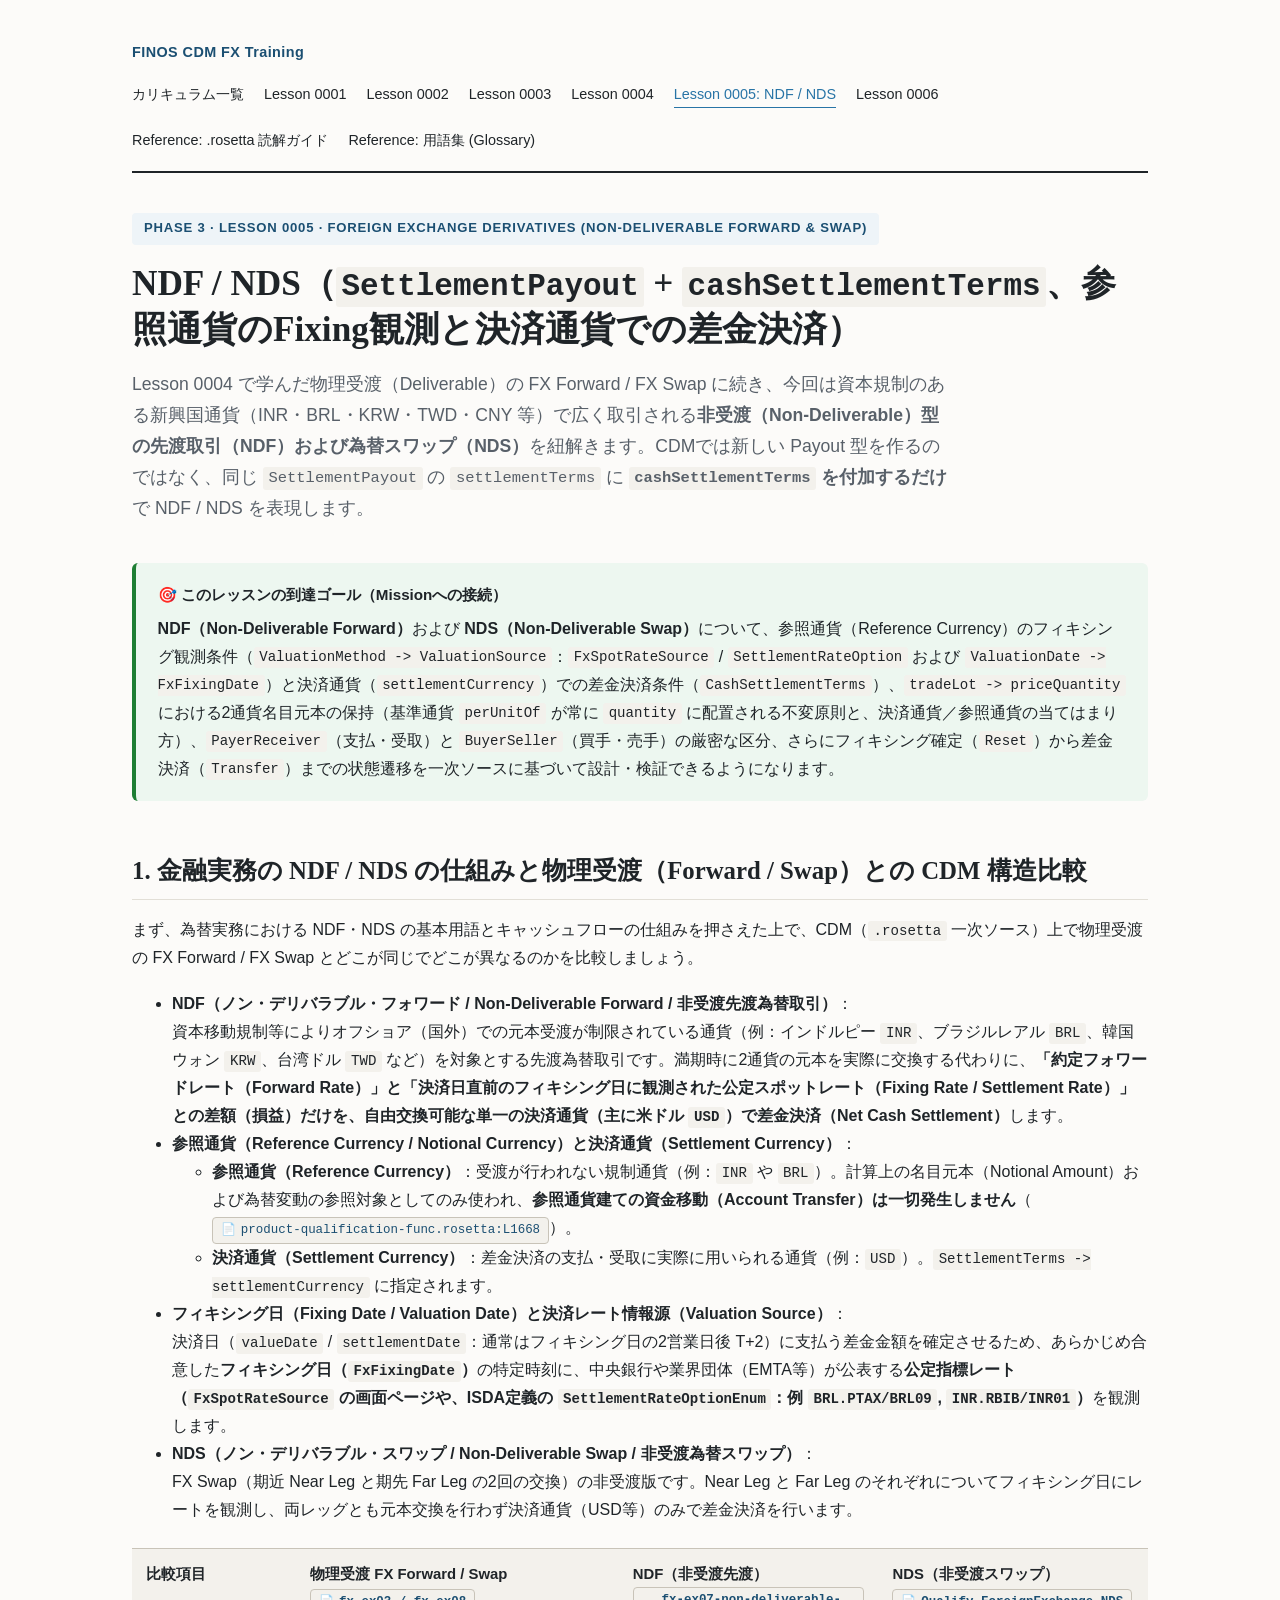
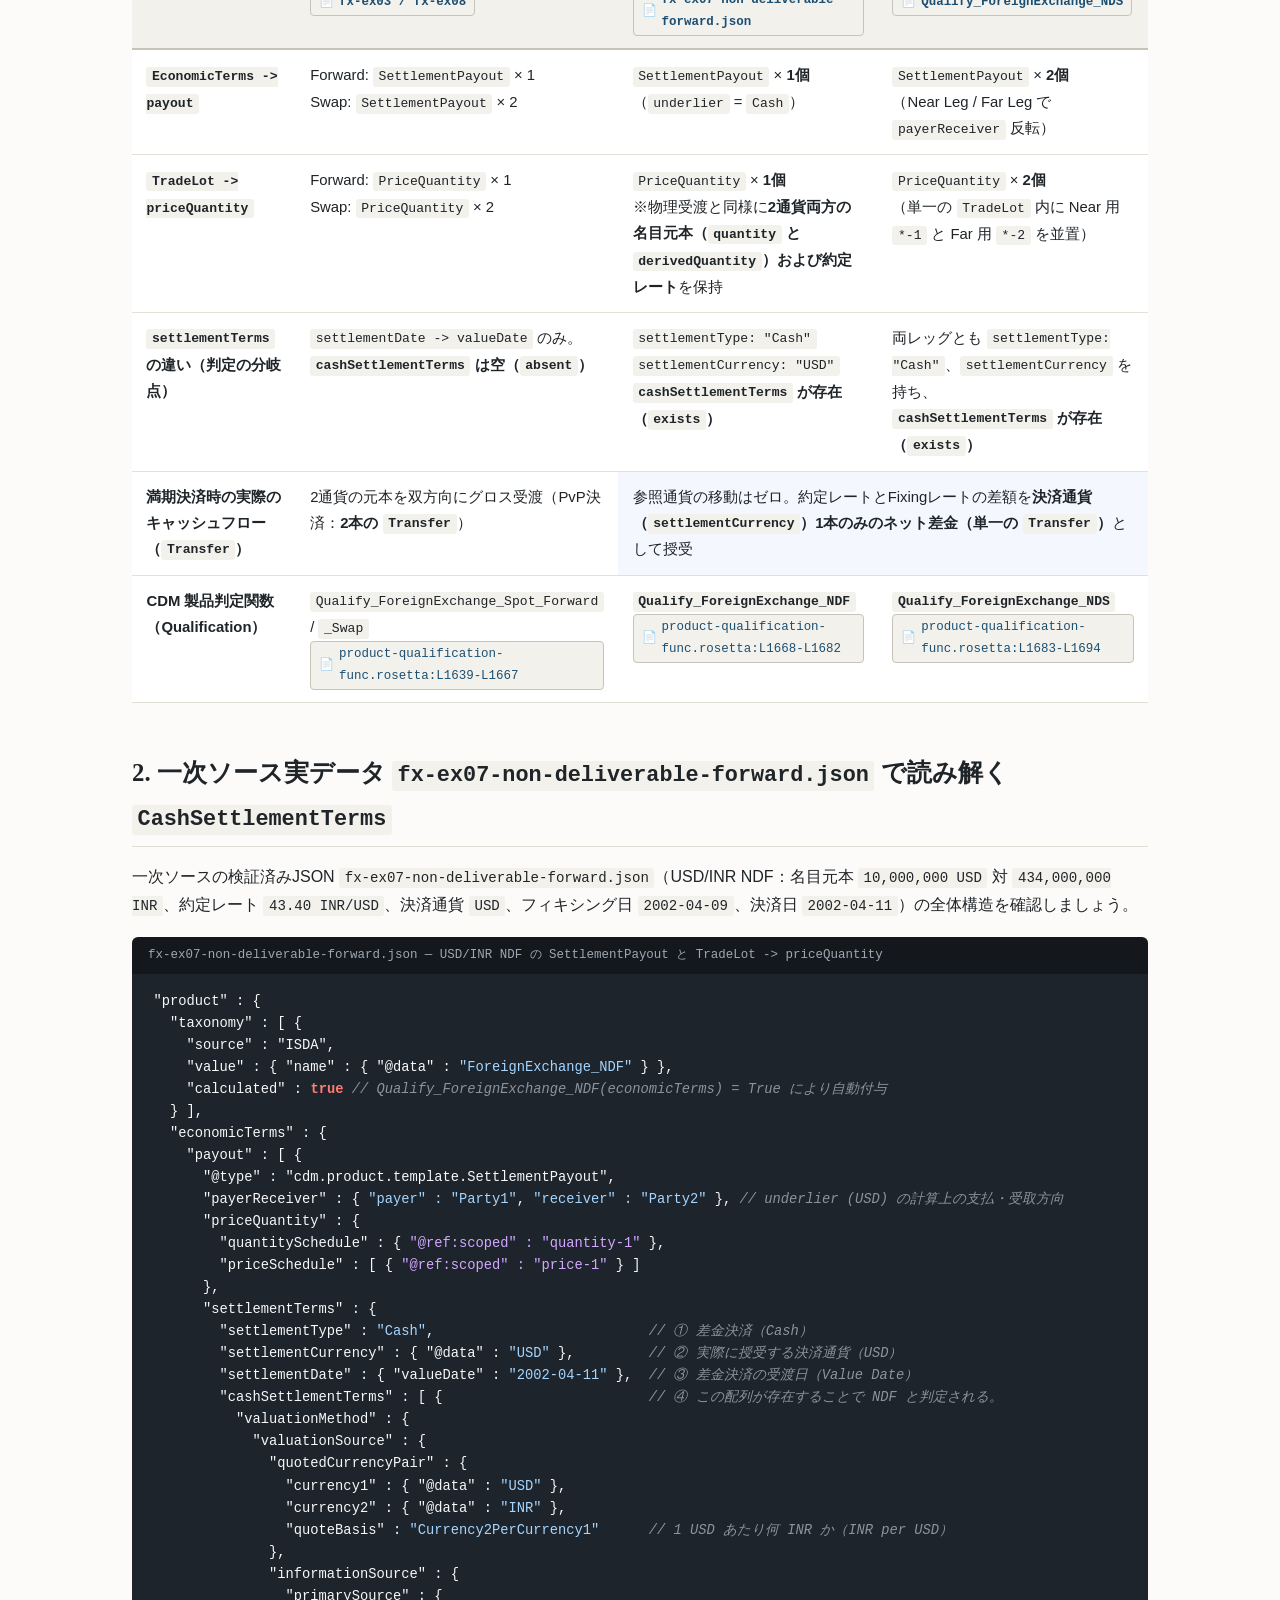
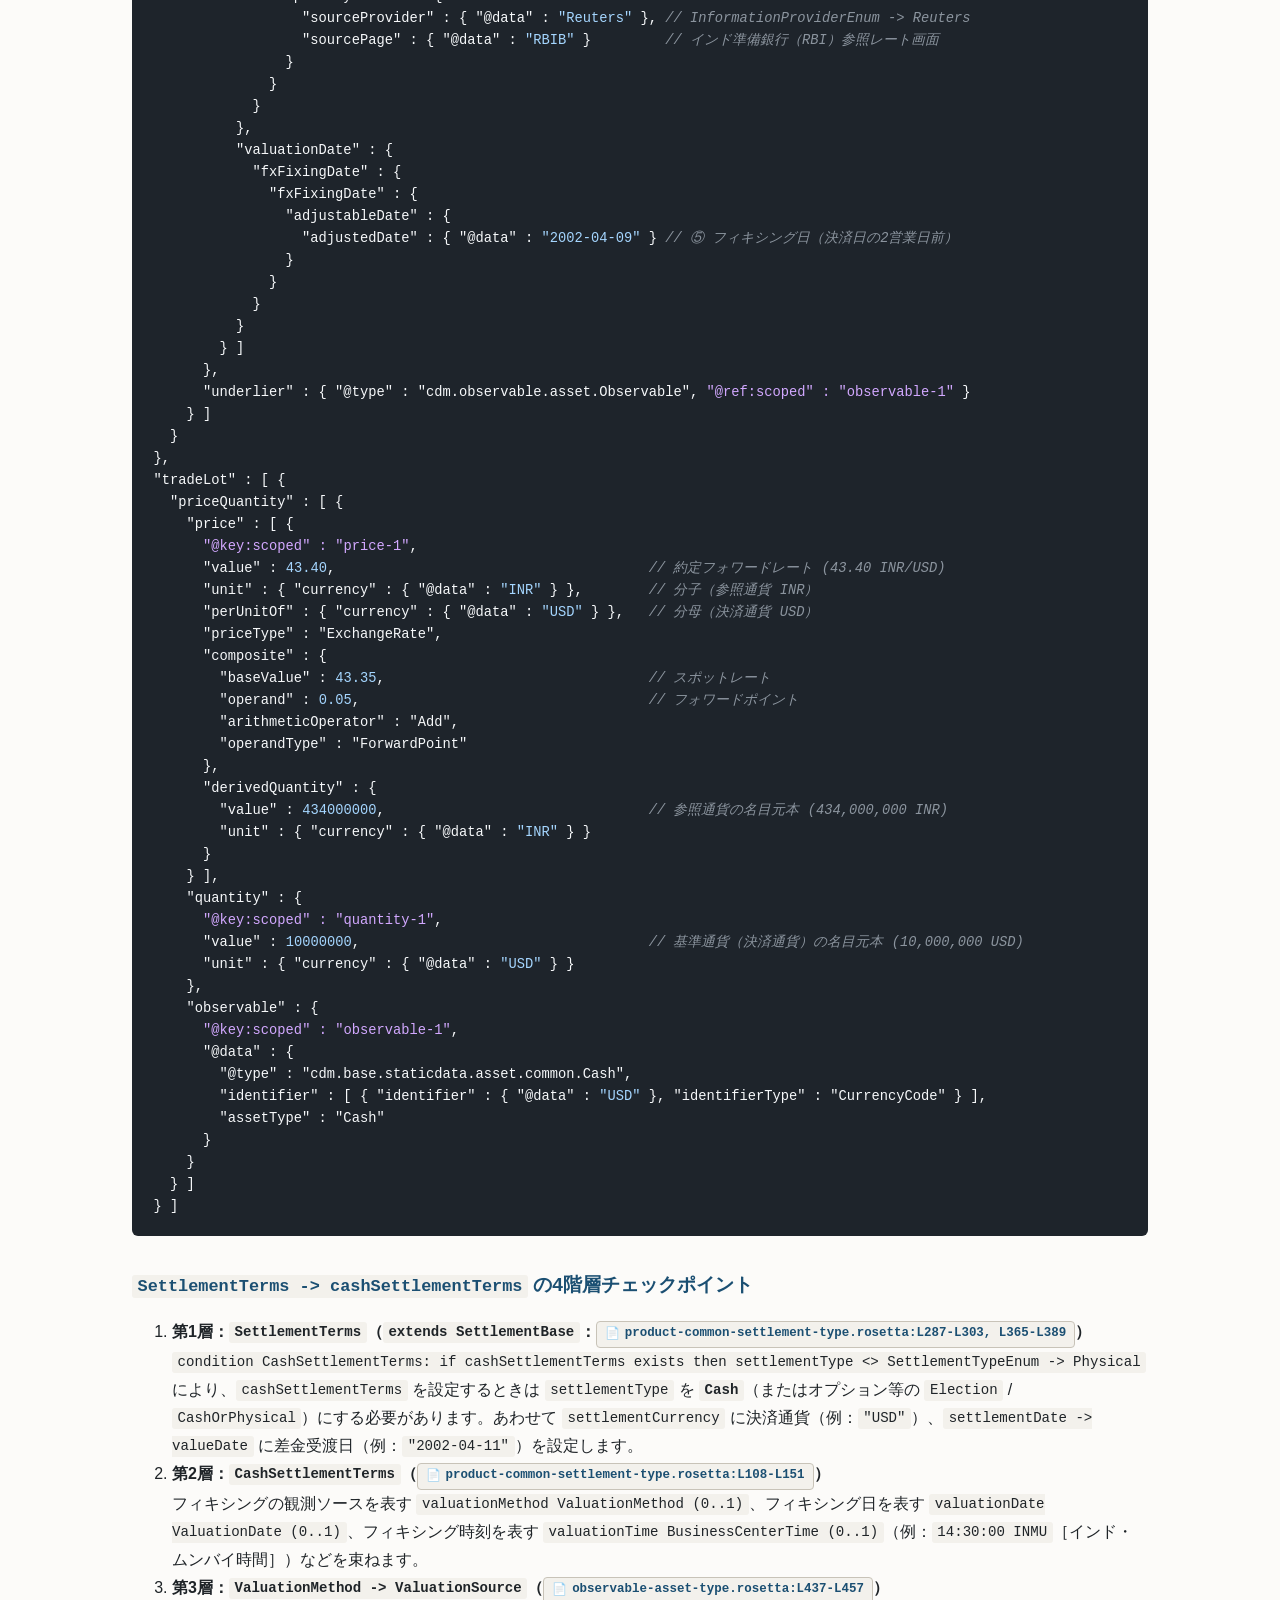
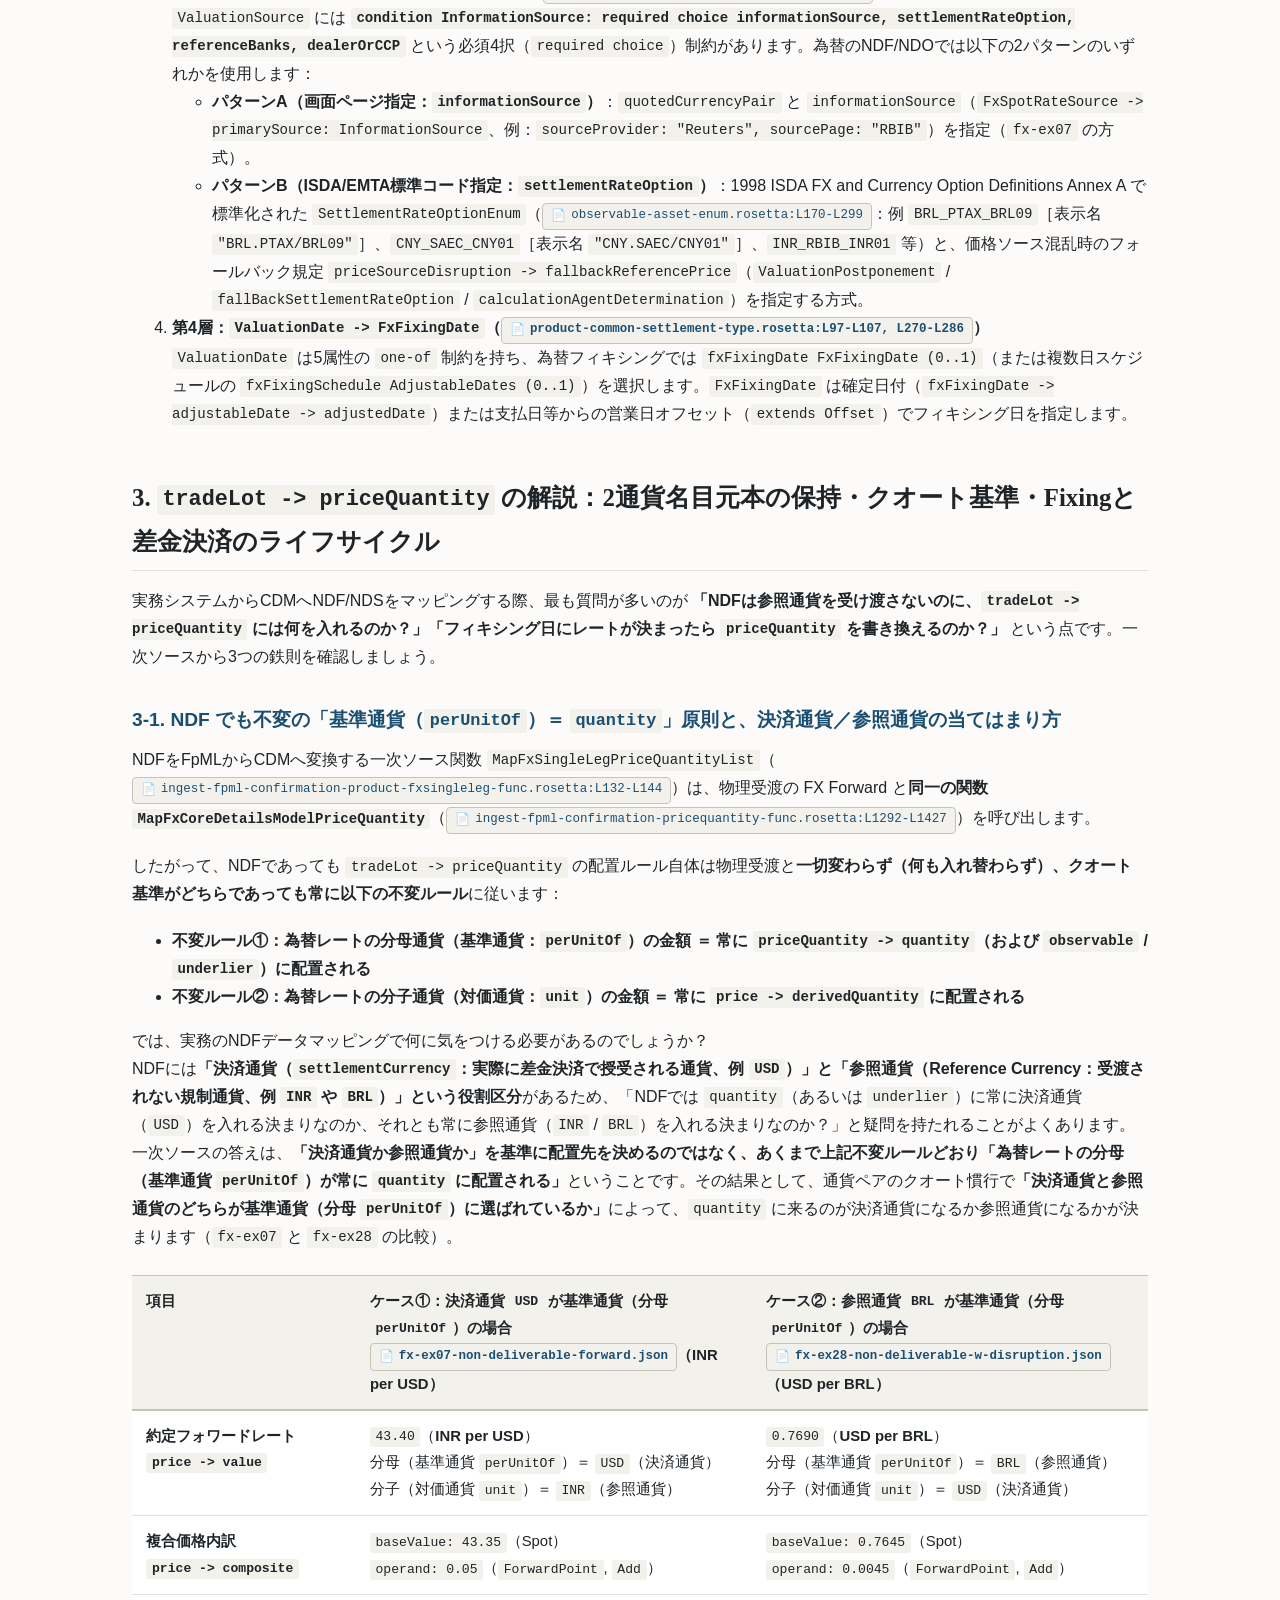
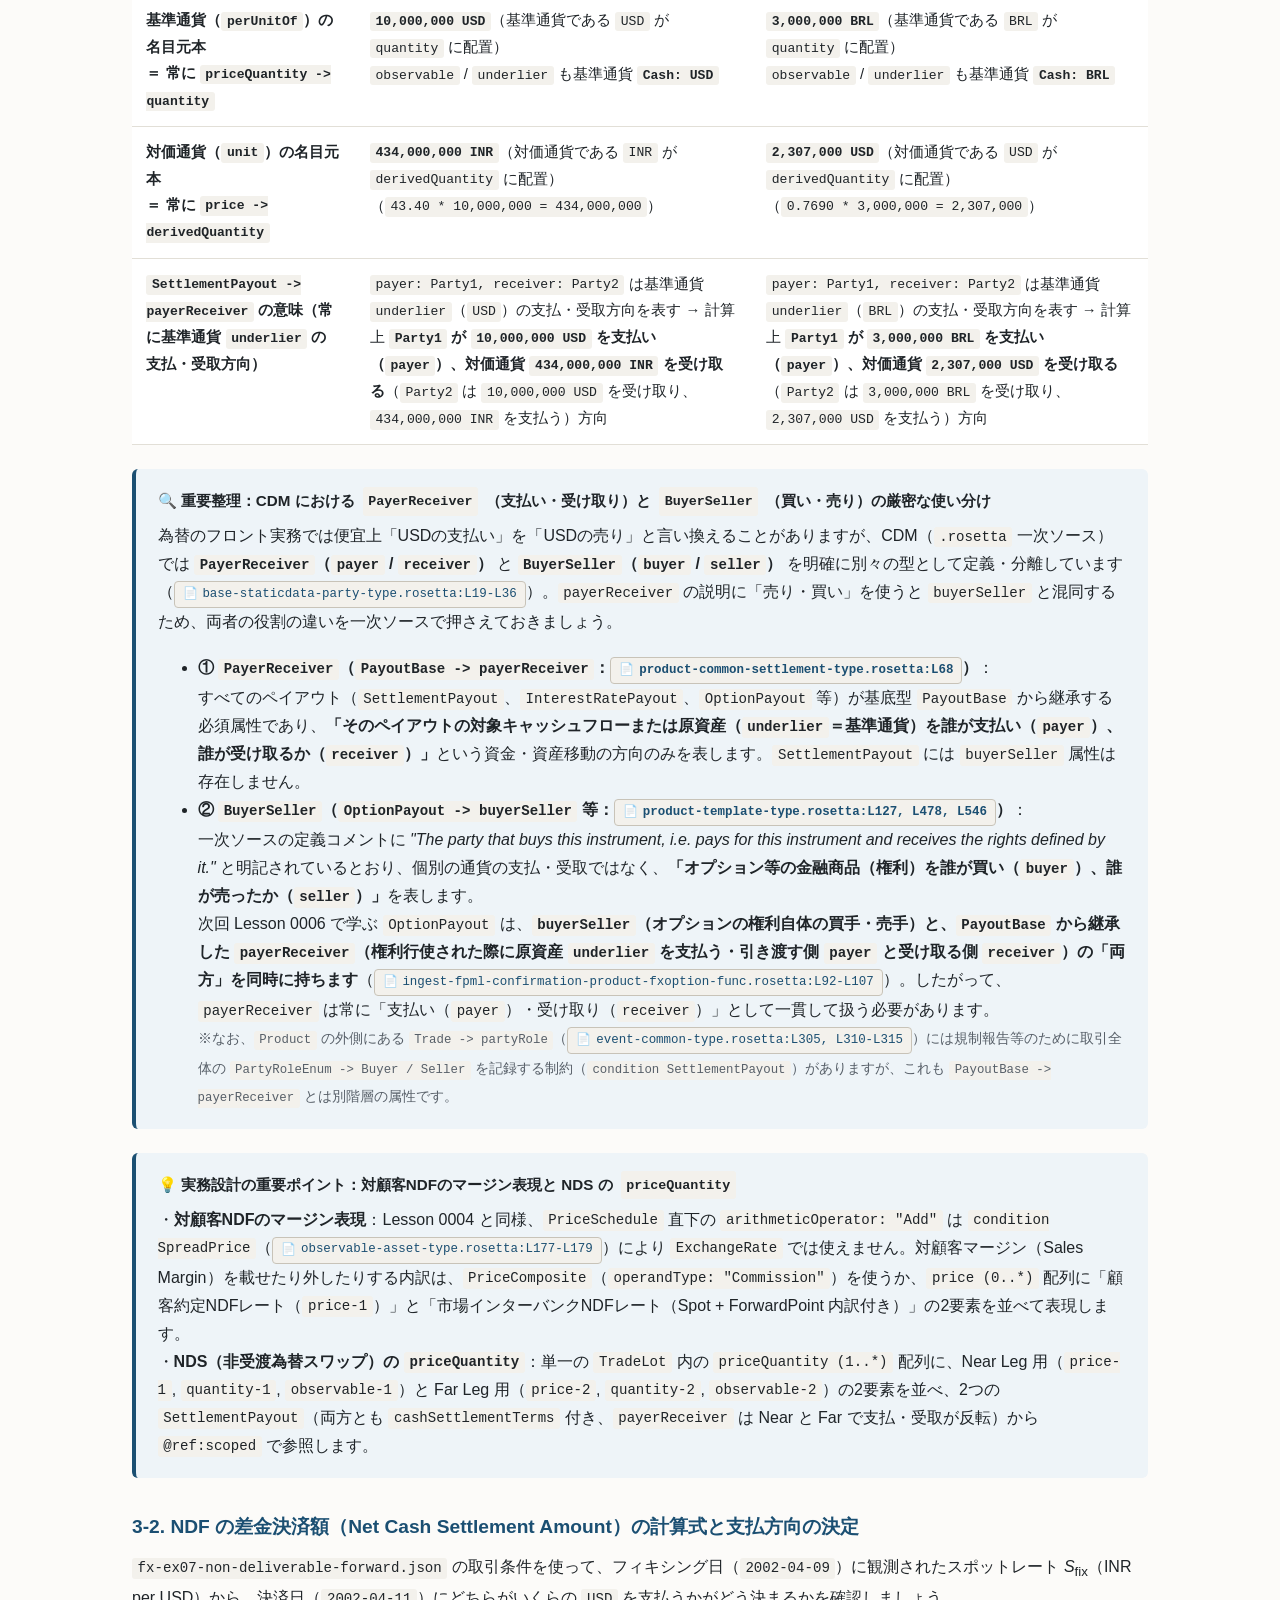
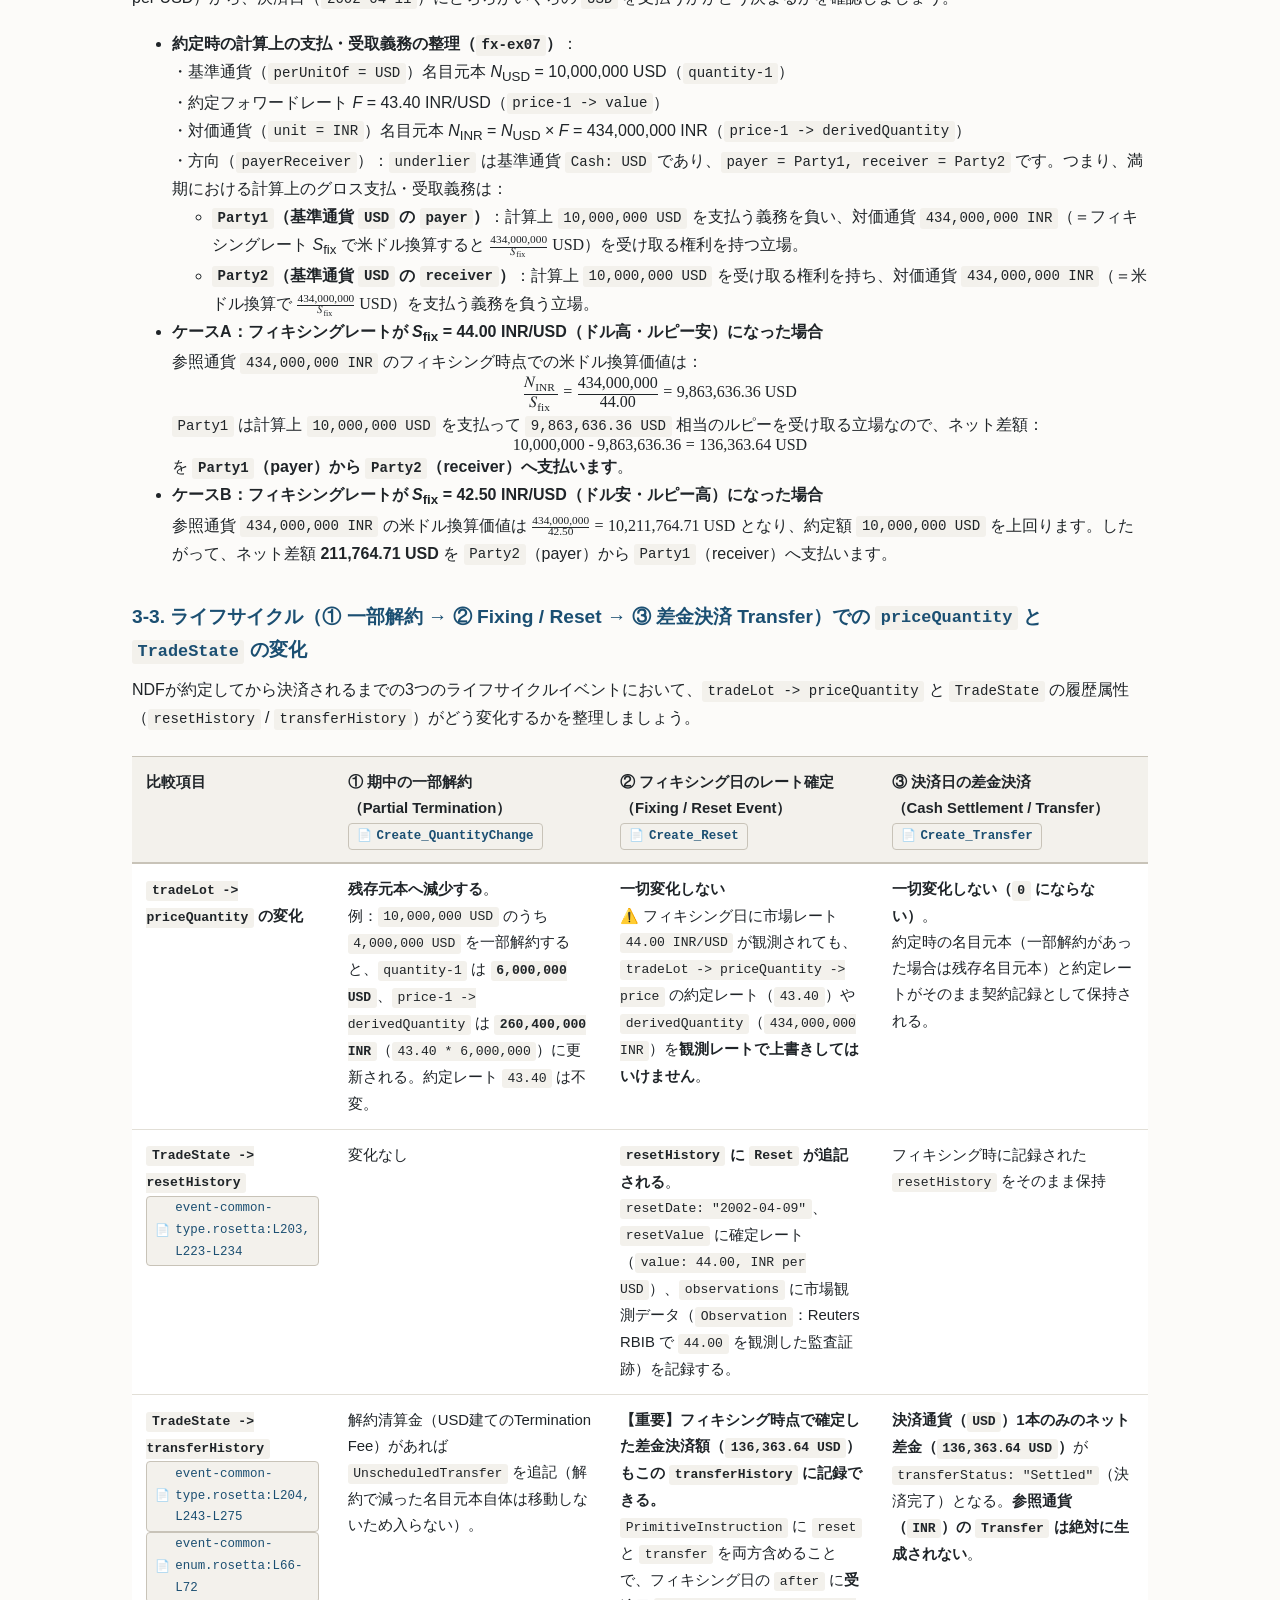
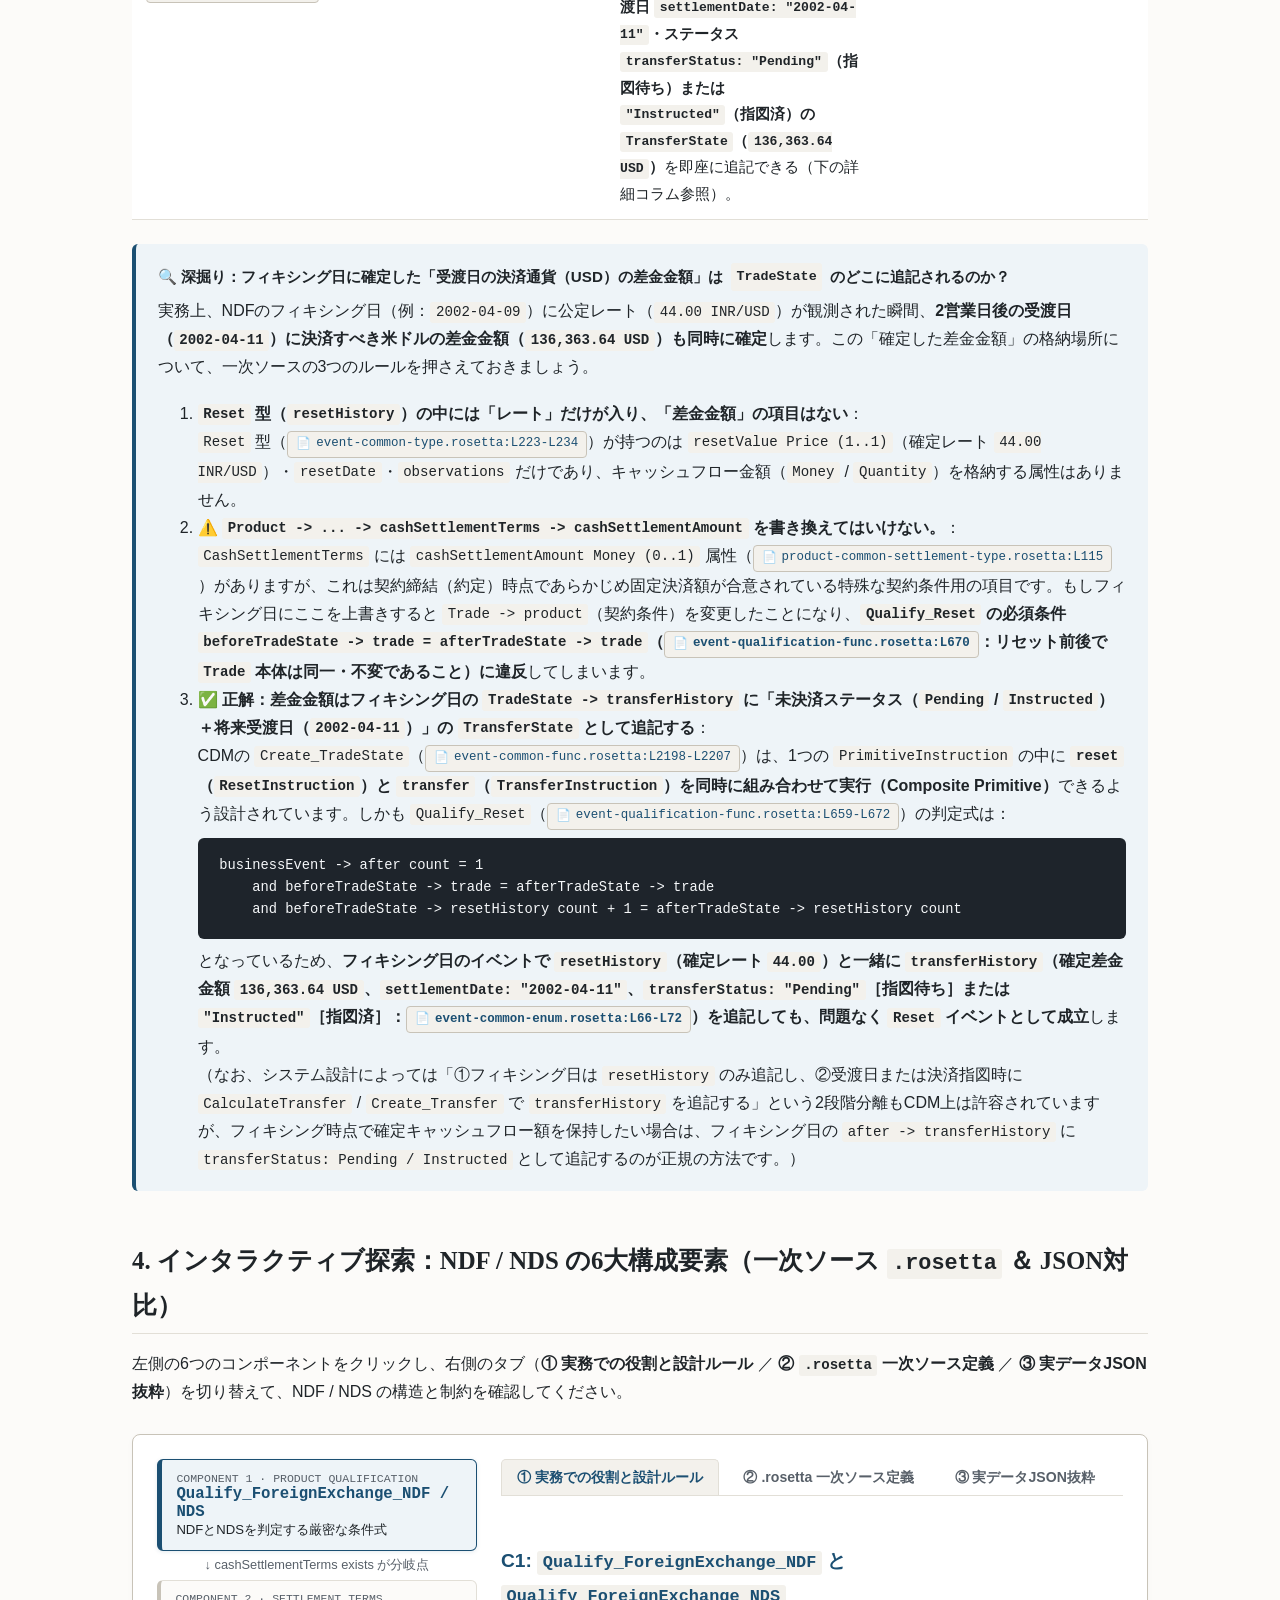
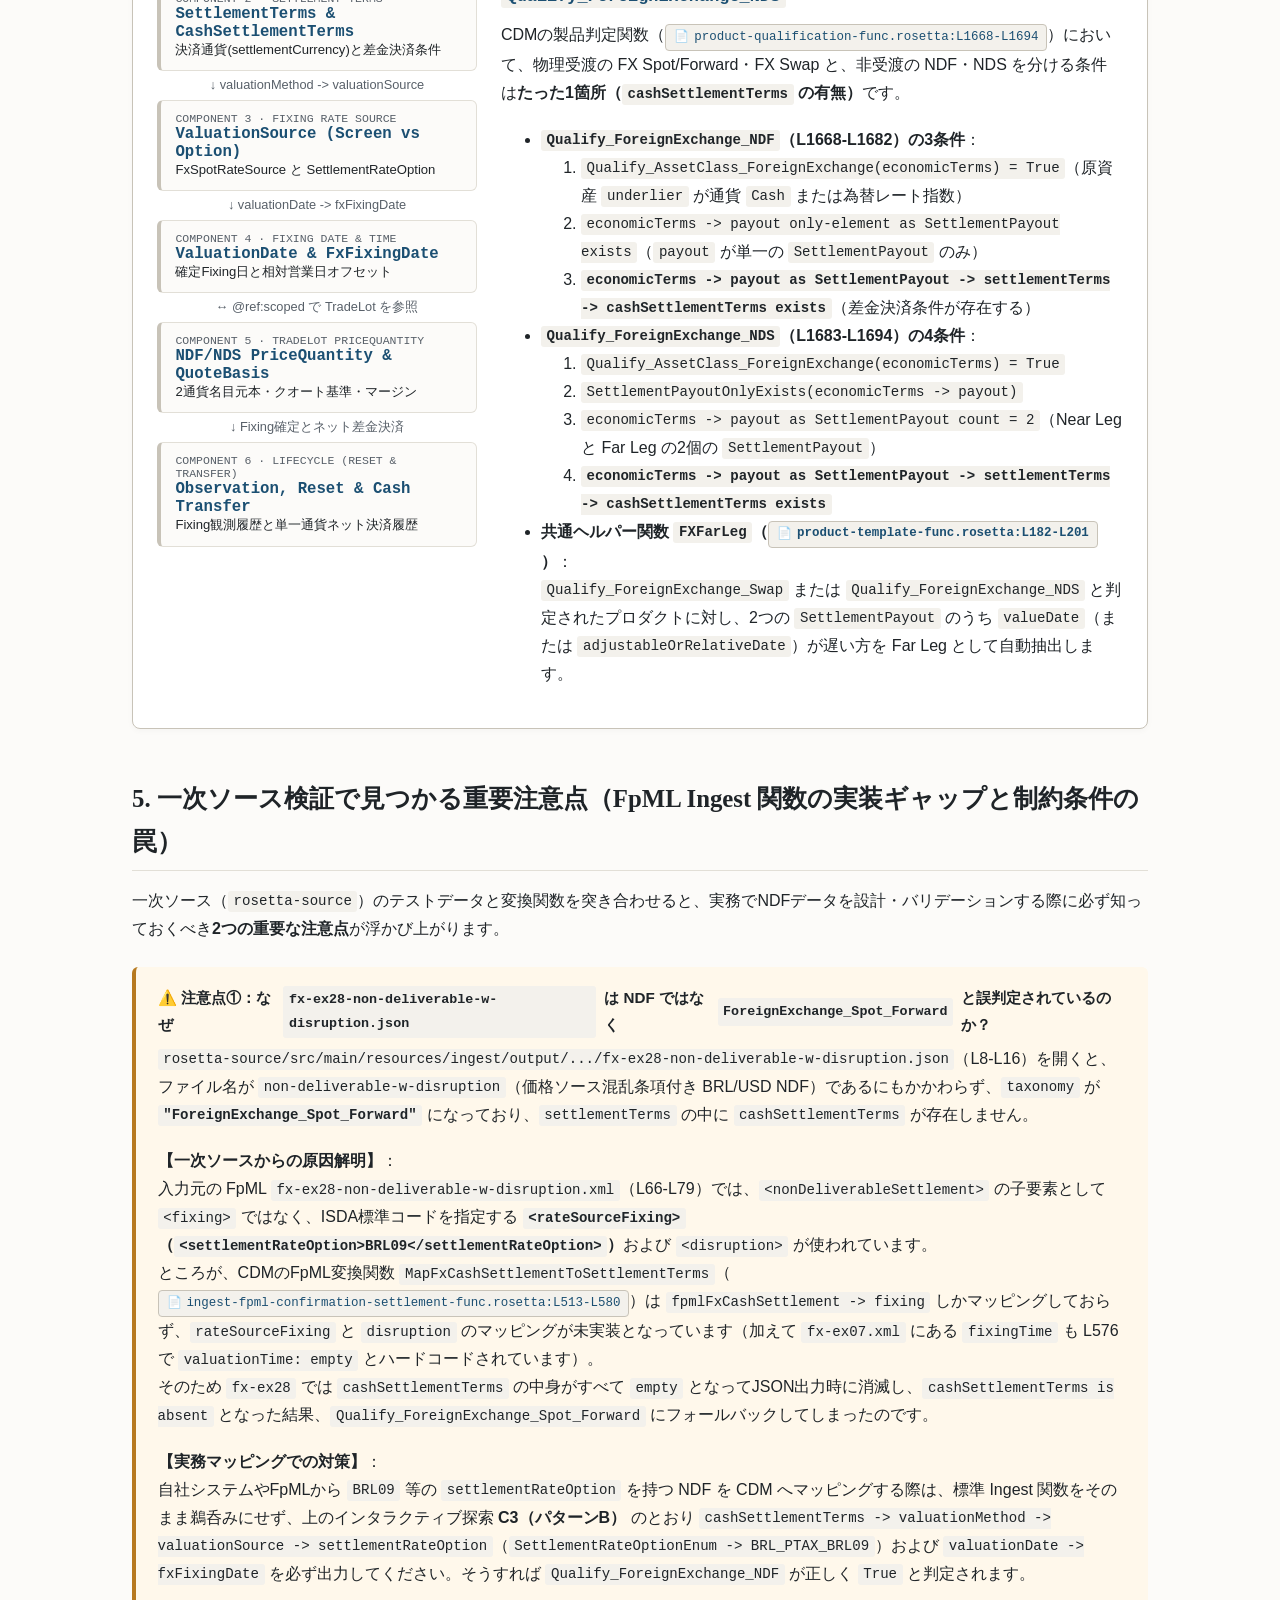
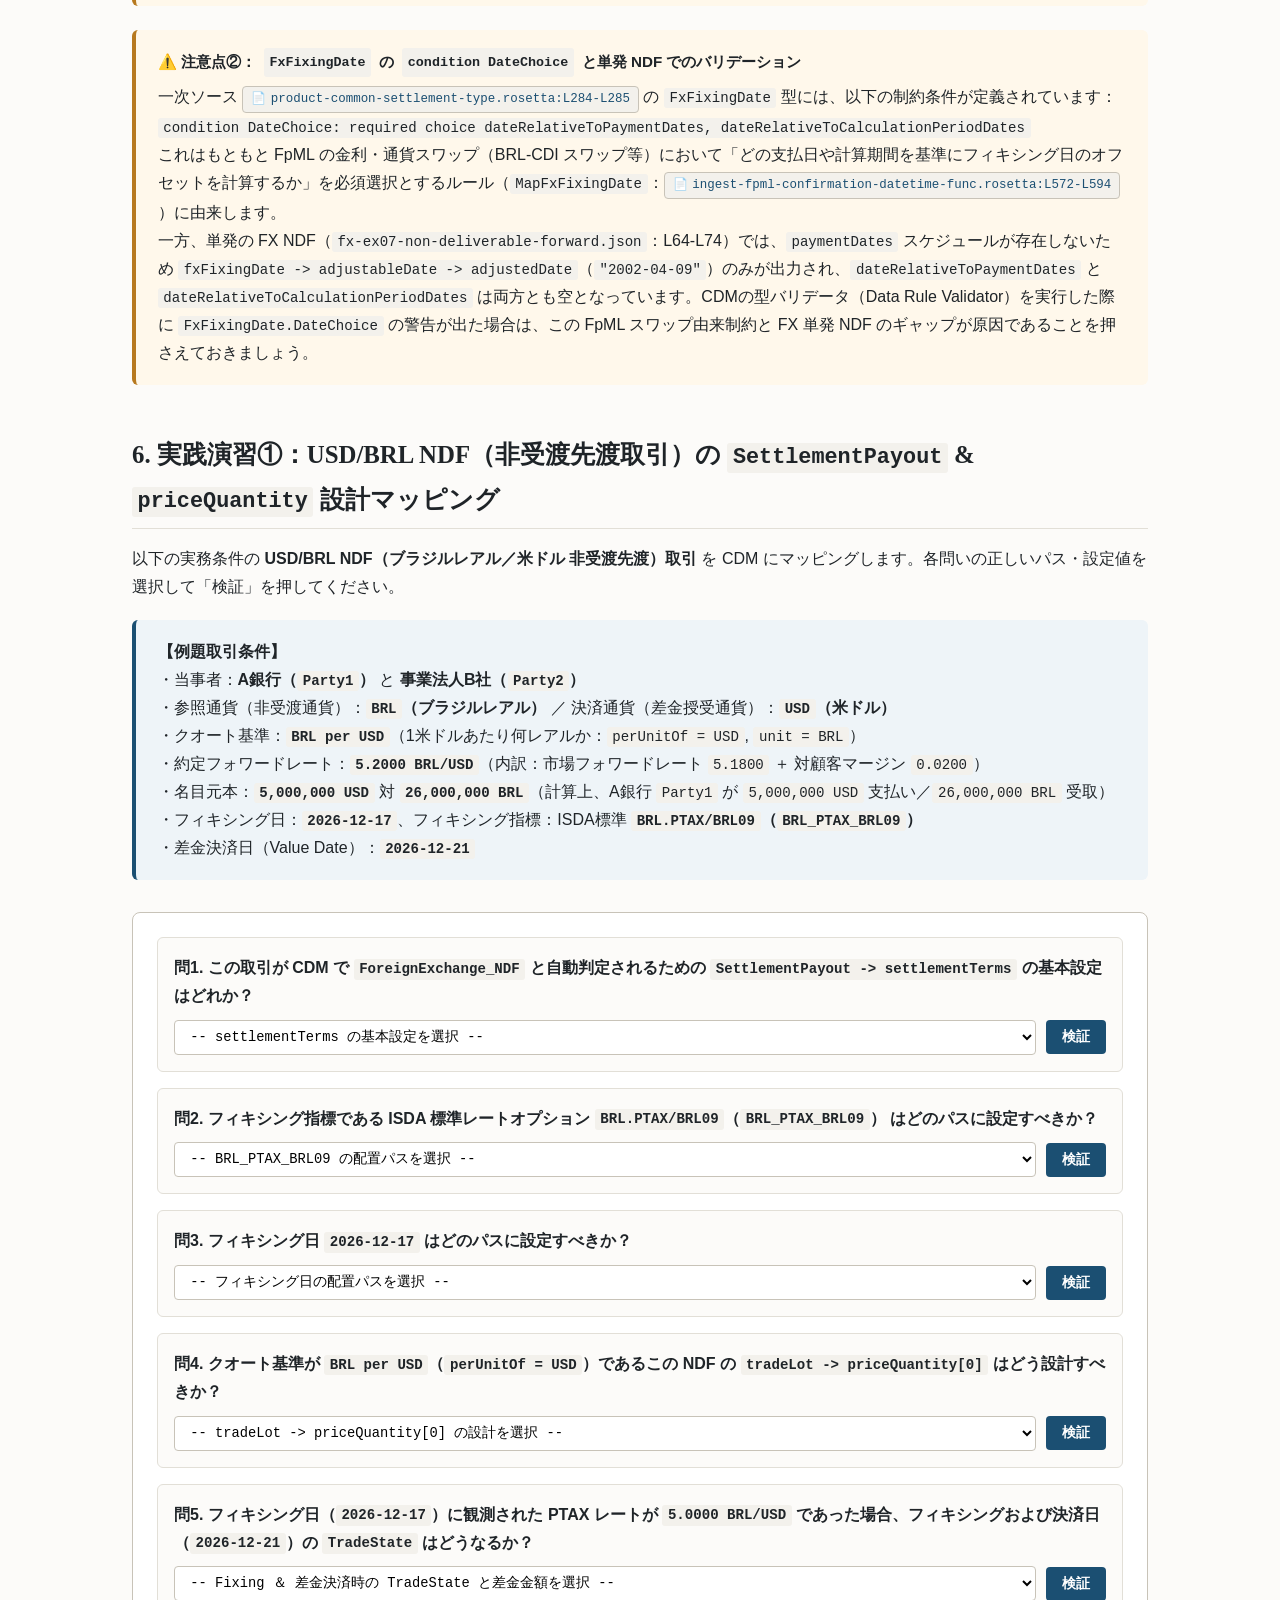
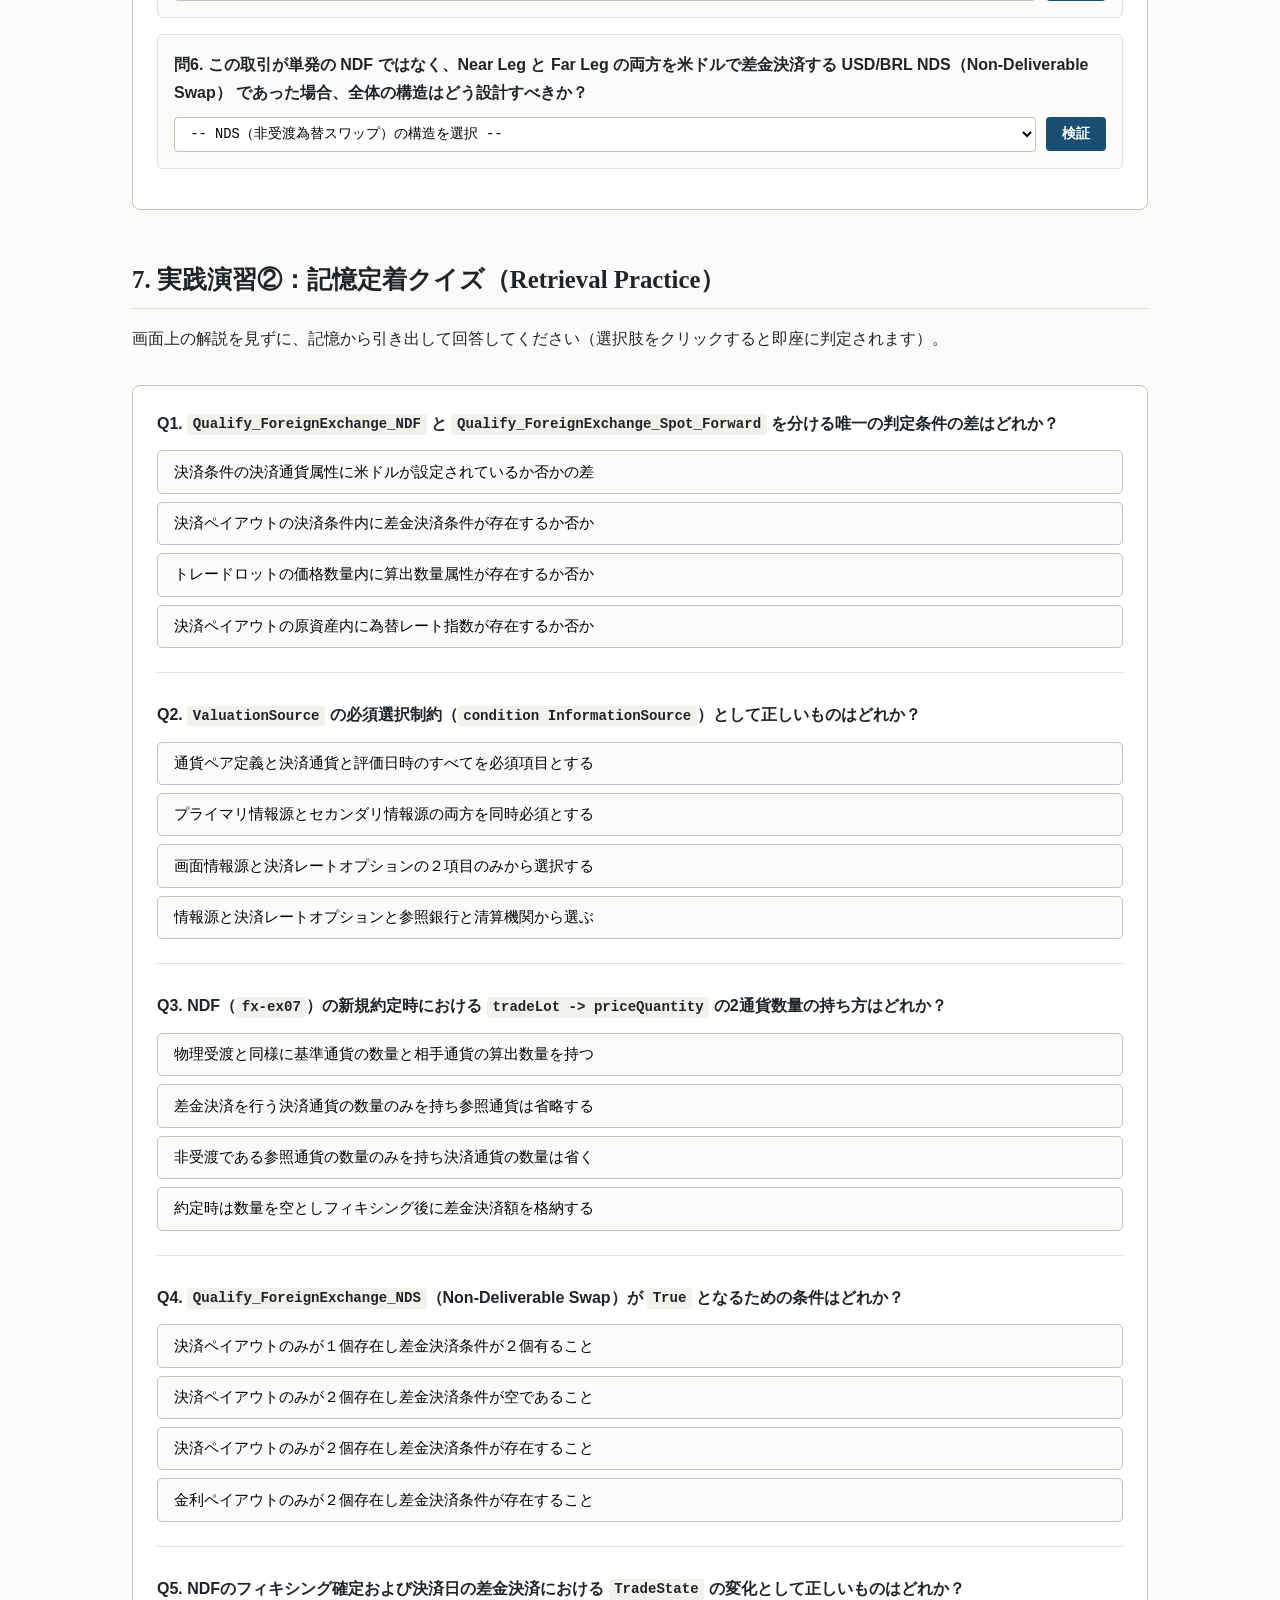
<file: lessons/0005-ndf-nds-cashsettlementterms-fixing.html>
<!DOCTYPE html>
<html lang="ja">

<head>
  <meta charset="UTF-8" />
  <meta name="viewport" content="width=device-width, initial-scale=1.0" />
  <title>Lesson 0005: NDF / NDS（SettlementPayout + cashSettlementTerms、参照通貨のFixing観測と決済通貨での差金決済）</title>
  <link rel="stylesheet" href="../assets/style.css" />
</head>

<body>
  <div class="page-wrapper">
    <nav class="workspace-nav">
      <a class="brand" href="./index.html">FINOS CDM FX Training</a>
      <div class="nav-links">
        <a href="./index.html">カリキュラム一覧</a>
        <a href="./0001-cdm-top-down-overview.html">Lesson 0001</a>
        <a href="./0002-trade-tradableproduct-party.html">Lesson 0002</a>
        <a href="./0003-pricequantity-fx-rate-and-scoped-references.html">Lesson 0003</a>
        <a href="./0004-fx-spot-forward-swap-settlementpayout.html">Lesson 0004</a>
        <a href="./0005-ndf-nds-cashsettlementterms-fixing.html" class="active">Lesson 0005: NDF / NDS</a>
        <a href="./0006-fx-vanilla-option-ndo-optionpayout.html">Lesson 0006</a>
        <a href="../reference/rosetta-reading-guide.html">Reference: .rosetta 読解ガイド</a>
        <a href="../reference/glossary.html">Reference: 用語集 (Glossary)</a>
      </div>
    </nav>

    <header class="lesson-header">
      <div class="lesson-meta">Phase 3 · Lesson 0005 · Foreign Exchange Derivatives (Non-Deliverable Forward &amp; Swap)
      </div>
      <h1>NDF / NDS（<code>SettlementPayout</code> + <code>cashSettlementTerms</code>、参照通貨のFixing観測と決済通貨での差金決済）</h1>
      <p class="lesson-subtitle">
        Lesson 0004 で学んだ物理受渡（Deliverable）の FX Forward / FX Swap に続き、今回は資本規制のある新興国通貨（INR・BRL・KRW・TWD・CNY
        等）で広く取引される<strong>非受渡（Non-Deliverable）型の先渡取引（NDF）および為替スワップ（NDS）</strong>を紐解きます。CDMでは新しい Payout 型を作るのではなく、同じ
        <code>SettlementPayout</code> の <code>settlementTerms</code> に <strong><code>cashSettlementTerms</code>
          を付加するだけ</strong>で NDF / NDS を表現します。
      </p>
    </header>

    <div class="callout callout-mission">
      <div class="callout-title">🎯 このレッスンの到達ゴール（Missionへの接続）</div>
      <p style="margin-bottom: 0;">
        <strong>NDF（Non-Deliverable Forward）</strong>および <strong>NDS（Non-Deliverable Swap）</strong>について、参照通貨（Reference
        Currency）のフィキシング観測条件（<code>ValuationMethod -> ValuationSource</code>：<code>FxSpotRateSource</code> /
        <code>SettlementRateOption</code> および
        <code>ValuationDate -> FxFixingDate</code>）と決済通貨（<code>settlementCurrency</code>）での差金決済条件（<code>CashSettlementTerms</code>）、<code>tradeLot -> priceQuantity</code>
        における2通貨名目元本の保持（基準通貨 <code>perUnitOf</code> が常に <code>quantity</code>
        に配置される不変原則と、決済通貨／参照通貨の当てはまり方）、<code>PayerReceiver</code>（支払・受取）と
        <code>BuyerSeller</code>（買手・売手）の厳密な区分、さらにフィキシング確定（<code>Reset</code>）から差金決済（<code>Transfer</code>）までの状態遷移を一次ソースに基づいて設計・検証できるようになります。
      </p>
    </div>

    <!-- Section 1 -->
    <section>
      <h2>1. 金融実務の NDF / NDS の仕組みと物理受渡（Forward / Swap）との CDM 構造比較</h2>
      <p>
        まず、為替実務における NDF・NDS の基本用語とキャッシュフローの仕組みを押さえた上で、CDM（<code>.rosetta</code> 一次ソース）上で物理受渡の FX Forward / FX Swap
        とどこが同じでどこが異なるのかを比較しましょう。
      </p>

      <ul>
        <li>
          <strong>NDF（ノン・デリバラブル・フォワード / Non-Deliverable Forward / 非受渡先渡為替取引）</strong>：<br />
          資本移動規制等によりオフショア（国外）での元本受渡が制限されている通貨（例：インドルピー <code>INR</code>、ブラジルレアル <code>BRL</code>、韓国ウォン
          <code>KRW</code>、台湾ドル <code>TWD</code> など）を対象とする先渡為替取引です。満期時に2通貨の元本を実際に交換する代わりに、<strong>「約定フォワードレート（Forward
            Rate）」と「決済日直前のフィキシング日に観測された公定スポットレート（Fixing Rate / Settlement Rate）」との差額（損益）だけを、自由交換可能な単一の決済通貨（主に米ドル
            <code>USD</code>）で差金決済（Net Cash Settlement）</strong>します。
        </li>
        <li>
          <strong>参照通貨（Reference Currency / Notional Currency）と決済通貨（Settlement Currency）</strong>：<br />
          <ul>
            <li><strong>参照通貨（Reference Currency）</strong>：受渡が行われない規制通貨（例：<code>INR</code> や
              <code>BRL</code>）。計算上の名目元本（Notional Amount）および為替変動の参照対象としてのみ使われ、<strong>参照通貨建ての資金移動（Account
                Transfer）は一切発生しません</strong>（<span class="cite-badge">product-qualification-func.rosetta:L1668</span>）。
            </li>
            <li><strong>決済通貨（Settlement
                Currency）</strong>：差金決済の支払・受取に実際に用いられる通貨（例：<code>USD</code>）。<code>SettlementTerms -> settlementCurrency</code>
              に指定されます。</li>
          </ul>
        </li>
        <li>
          <strong>フィキシング日（Fixing Date / Valuation Date）と決済レート情報源（Valuation Source）</strong>：<br />
          決済日（<code>valueDate</code> / <code>settlementDate</code>：通常はフィキシング日の2営業日後
          T+2）に支払う差金金額を確定させるため、あらかじめ合意した<strong>フィキシング日（<code>FxFixingDate</code>）</strong>の特定時刻に、中央銀行や業界団体（EMTA等）が公表する<strong>公定指標レート（<code>FxSpotRateSource</code>
            の画面ページや、ISDA定義の <code>SettlementRateOptionEnum</code>：例 <code>BRL.PTAX/BRL09</code>,
            <code>INR.RBIB/INR01</code>）</strong>を観測します。
        </li>
        <li>
          <strong>NDS（ノン・デリバラブル・スワップ / Non-Deliverable Swap / 非受渡為替スワップ）</strong>：<br />
          FX Swap（期近 Near Leg と期先 Far Leg の2回の交換）の非受渡版です。Near Leg と Far Leg
          のそれぞれについてフィキシング日にレートを観測し、両レッグとも元本交換を行わず決済通貨（USD等）のみで差金決済を行います。
        </li>
      </ul>

      <table>
        <thead>
          <tr>
            <th style="width: 18%;">比較項目</th>
            <th style="width: 27%;">物理受渡 FX Forward / Swap<br /><span class="cite-badge">fx-ex03 / fx-ex08</span></th>
            <th style="width: 28%;">NDF（非受渡先渡）<br /><span class="cite-badge">fx-ex07-non-deliverable-forward.json</span>
            </th>
            <th style="width: 27%;">NDS（非受渡スワップ）<br /><span class="cite-badge">Qualify_ForeignExchange_NDS</span></th>
          </tr>
        </thead>
        <tbody>
          <tr>
            <td><strong><code>EconomicTerms -> payout</code></strong></td>
            <td>
              Forward: <code>SettlementPayout</code> × 1<br />
              Swap: <code>SettlementPayout</code> × 2
            </td>
            <td>
              <code>SettlementPayout</code> × <strong>1個</strong><br />
              （<code>underlier</code> = <code>Cash</code>）
            </td>
            <td>
              <code>SettlementPayout</code> × <strong>2個</strong><br />
              （Near Leg / Far Leg で <code>payerReceiver</code> 反転）
            </td>
          </tr>
          <tr>
            <td><strong><code>TradeLot -> priceQuantity</code></strong></td>
            <td>
              Forward: <code>PriceQuantity</code> × 1<br />
              Swap: <code>PriceQuantity</code> × 2
            </td>
            <td>
              <code>PriceQuantity</code> × <strong>1個</strong><br />
              ※物理受渡と同様に<strong>2通貨両方の名目元本（<code>quantity</code> と <code>derivedQuantity</code>）および約定レート</strong>を保持
            </td>
            <td>
              <code>PriceQuantity</code> × <strong>2個</strong><br />
              （単一の <code>TradeLot</code> 内に Near 用 <code>*-1</code> と Far 用 <code>*-2</code> を並置）
            </td>
          </tr>
          <tr>
            <td><strong><code>settlementTerms</code> の違い（判定の分岐点）</strong></td>
            <td>
              <code>settlementDate -> valueDate</code> のみ。<br />
              <strong><code>cashSettlementTerms</code> は空（<code>absent</code>）</strong>
            </td>
            <td>
              <code>settlementType: "Cash"</code><br />
              <code>settlementCurrency: "USD"</code><br />
              <strong><code>cashSettlementTerms</code> が存在（<code>exists</code>）</strong>
            </td>
            <td>
              両レッグとも <code>settlementType: "Cash"</code>、<code>settlementCurrency</code> を持ち、<br />
              <strong><code>cashSettlementTerms</code> が存在（<code>exists</code>）</strong>
            </td>
          </tr>
          <tr>
            <td><strong>満期決済時の実際のキャッシュフロー（<code>Transfer</code>）</strong></td>
            <td>
              2通貨の元本を双方向にグロス受渡（PvP決済：<strong>2本の <code>Transfer</code></strong>）
            </td>
            <td colspan="2" style="background: rgba(37, 99, 235, 0.05);">
              参照通貨の移動はゼロ。約定レートとFixingレートの差額を<strong>決済通貨（<code>settlementCurrency</code>）1本のみのネット差金（単一の
                <code>Transfer</code>）</strong>として授受
            </td>
          </tr>
          <tr>
            <td><strong>CDM 製品判定関数（Qualification）</strong></td>
            <td>
              <code>Qualify_ForeignExchange_Spot_Forward</code> / <code>_Swap</code><br />
              <span class="cite-badge">product-qualification-func.rosetta:L1639-L1667</span>
            </td>
            <td>
              <strong><code>Qualify_ForeignExchange_NDF</code></strong><br />
              <span class="cite-badge">product-qualification-func.rosetta:L1668-L1682</span>
            </td>
            <td>
              <strong><code>Qualify_ForeignExchange_NDS</code></strong><br />
              <span class="cite-badge">product-qualification-func.rosetta:L1683-L1694</span>
            </td>
          </tr>
        </tbody>
      </table>
    </section>

    <!-- Section 2 -->
    <section>
      <h2>2. 一次ソース実データ <code>fx-ex07-non-deliverable-forward.json</code> で読み解く <code>CashSettlementTerms</code></h2>
      <p>
        一次ソースの検証済みJSON <code>fx-ex07-non-deliverable-forward.json</code>（USD/INR NDF：名目元本 <code>10,000,000 USD</code> 対
        <code>434,000,000 INR</code>、約定レート <code>43.40 INR/USD</code>、決済通貨 <code>USD</code>、フィキシング日
        <code>2002-04-09</code>、決済日 <code>2002-04-11</code>）の全体構造を確認しましょう。
      </p>

      <div class="code-header">
        <span>fx-ex07-non-deliverable-forward.json — USD/INR NDF の SettlementPayout と TradeLot -> priceQuantity</span>
      </div>
      <pre><code>"product" : {
  "taxonomy" : [ {
    "source" : "ISDA",
    "value" : { "name" : { "@data" : <span class="st">"ForeignExchange_NDF"</span> } },
    "calculated" : <span class="kw">true</span> <span class="cm">// Qualify_ForeignExchange_NDF(economicTerms) = True により自動付与</span>
  } ],
  "economicTerms" : {
    "payout" : [ {
      "@type" : "cdm.product.template.SettlementPayout",
      "payerReceiver" : { <span class="st">"payer" : "Party1"</span>, <span class="st">"receiver" : "Party2"</span> }, <span class="cm">// underlier (USD) の計算上の支払・受取方向</span>
      "priceQuantity" : {
        "quantitySchedule" : { <span class="mt">"@ref:scoped" : "quantity-1"</span> },
        "priceSchedule" : [ { <span class="mt">"@ref:scoped" : "price-1"</span> } ]
      },
      "settlementTerms" : {
        "settlementType" : <span class="st">"Cash"</span>,                          <span class="cm">// ① 差金決済（Cash）</span>
        "settlementCurrency" : { "@data" : <span class="st">"USD"</span> },         <span class="cm">// ② 実際に授受する決済通貨（USD）</span>
        "settlementDate" : { "valueDate" : <span class="st">"2002-04-11"</span> },  <span class="cm">// ③ 差金決済の受渡日（Value Date）</span>
        "cashSettlementTerms" : [ {                         <span class="cm">// ④ この配列が存在することで NDF と判定される。</span>
          "valuationMethod" : {
            "valuationSource" : {
              "quotedCurrencyPair" : {
                "currency1" : { "@data" : <span class="st">"USD"</span> },
                "currency2" : { "@data" : <span class="st">"INR"</span> },
                "quoteBasis" : <span class="st">"Currency2PerCurrency1"</span>      <span class="cm">// 1 USD あたり何 INR か（INR per USD）</span>
              },
              "informationSource" : {
                "primarySource" : {
                  "sourceProvider" : { "@data" : <span class="st">"Reuters"</span> }, <span class="cm">// InformationProviderEnum -> Reuters</span>
                  "sourcePage" : { "@data" : <span class="st">"RBIB"</span> }         <span class="cm">// インド準備銀行（RBI）参照レート画面</span>
                }
              }
            }
          },
          "valuationDate" : {
            "fxFixingDate" : {
              "fxFixingDate" : {
                "adjustableDate" : {
                  "adjustedDate" : { "@data" : <span class="st">"2002-04-09"</span> } <span class="cm">// ⑤ フィキシング日（決済日の2営業日前）</span>
                }
              }
            }
          }
        } ]
      },
      "underlier" : { "@type" : "cdm.observable.asset.Observable", <span class="mt">"@ref:scoped" : "observable-1"</span> }
    } ]
  }
},
"tradeLot" : [ {
  "priceQuantity" : [ {
    "price" : [ {
      <span class="mt">"@key:scoped" : "price-1"</span>,
      "value" : <span class="st">43.40</span>,                                      <span class="cm">// 約定フォワードレート (43.40 INR/USD)</span>
      "unit" : { "currency" : { "@data" : <span class="st">"INR"</span> } },        <span class="cm">// 分子（参照通貨 INR）</span>
      "perUnitOf" : { "currency" : { "@data" : <span class="st">"USD"</span> } },   <span class="cm">// 分母（決済通貨 USD）</span>
      "priceType" : "ExchangeRate",
      "composite" : {
        "baseValue" : <span class="st">43.35</span>,                                <span class="cm">// スポットレート</span>
        "operand" : <span class="st">0.05</span>,                                   <span class="cm">// フォワードポイント</span>
        "arithmeticOperator" : "Add",
        "operandType" : "ForwardPoint"
      },
      "derivedQuantity" : {
        "value" : <span class="st">434000000</span>,                                <span class="cm">// 参照通貨の名目元本 (434,000,000 INR)</span>
        "unit" : { "currency" : { "@data" : <span class="st">"INR"</span> } }
      }
    } ],
    "quantity" : {
      <span class="mt">"@key:scoped" : "quantity-1"</span>,
      "value" : <span class="st">10000000</span>,                                   <span class="cm">// 基準通貨（決済通貨）の名目元本 (10,000,000 USD)</span>
      "unit" : { "currency" : { "@data" : <span class="st">"USD"</span> } }
    },
    "observable" : {
      <span class="mt">"@key:scoped" : "observable-1"</span>,
      "@data" : {
        "@type" : "cdm.base.staticdata.asset.common.Cash",
        "identifier" : [ { "identifier" : { "@data" : <span class="st">"USD"</span> }, "identifierType" : "CurrencyCode" } ],
        "assetType" : "Cash"
      }
    }
  } ]
} ]</code></pre>

      <h3><code>SettlementTerms -> cashSettlementTerms</code> の4階層チェックポイント</h3>
      <ol>
        <li>
          <strong>第1層：<code>SettlementTerms</code>（<code>extends SettlementBase</code>：<span
              class="cite-badge">product-common-settlement-type.rosetta:L287-L303, L365-L389</span>）</strong><br />
          <code>condition CashSettlementTerms: if cashSettlementTerms exists then settlementType &lt;&gt; SettlementTypeEnum -> Physical</code>
          により、<code>cashSettlementTerms</code> を設定するときは <code>settlementType</code> を
          <strong><code>Cash</code></strong>（またはオプション等の <code>Election</code> /
          <code>CashOrPhysical</code>）にする必要があります。あわせて <code>settlementCurrency</code>
          に決済通貨（例：<code>"USD"</code>）、<code>settlementDate -> valueDate</code>
          に差金受渡日（例：<code>"2002-04-11"</code>）を設定します。
        </li>
        <li>
          <strong>第2層：<code>CashSettlementTerms</code>（<span
              class="cite-badge">product-common-settlement-type.rosetta:L108-L151</span>）</strong><br />
          フィキシングの観測ソースを表す <code>valuationMethod ValuationMethod (0..1)</code>、フィキシング日を表す
          <code>valuationDate ValuationDate (0..1)</code>、フィキシング時刻を表す
          <code>valuationTime BusinessCenterTime (0..1)</code>（例：<code>14:30:00 INMU</code>［インド・ムンバイ時間］）などを束ねます。
        </li>
        <li>
          <strong>第3層：<code>ValuationMethod -> ValuationSource</code>（<span
              class="cite-badge">observable-asset-type.rosetta:L437-L457</span>）</strong><br />
          <code>ValuationSource</code> には
          <strong><code>condition InformationSource: required choice informationSource, settlementRateOption, referenceBanks, dealerOrCCP</code></strong>
          という必須4択（<code>required choice</code>）制約があります。為替のNDF/NDOでは以下の2パターンのいずれかを使用します：
          <ul>
            <li><strong>パターンA（画面ページ指定：<code>informationSource</code>）</strong>：<code>quotedCurrencyPair</code> と
              <code>informationSource</code>（<code>FxSpotRateSource -> primarySource: InformationSource</code>、例：<code>sourceProvider: "Reuters", sourcePage: "RBIB"</code>）を指定（<code>fx-ex07</code>
              の方式）。
            </li>
            <li><strong>パターンB（ISDA/EMTA標準コード指定：<code>settlementRateOption</code>）</strong>：1998 ISDA FX and Currency
              Option Definitions Annex A で標準化された <code>SettlementRateOptionEnum</code>（<span
                class="cite-badge">observable-asset-enum.rosetta:L170-L299</span>：例 <code>BRL_PTAX_BRL09</code>［表示名
              <code>"BRL.PTAX/BRL09"</code>］、<code>CNY_SAEC_CNY01</code>［表示名
              <code>"CNY.SAEC/CNY01"</code>］、<code>INR_RBIB_INR01</code> 等）と、価格ソース混乱時のフォールバック規定
              <code>priceSourceDisruption -> fallbackReferencePrice</code>（<code>ValuationPostponement</code> /
              <code>fallBackSettlementRateOption</code> / <code>calculationAgentDetermination</code>）を指定する方式。
            </li>
          </ul>
        </li>
        <li>
          <strong>第4層：<code>ValuationDate -> FxFixingDate</code>（<span
              class="cite-badge">product-common-settlement-type.rosetta:L97-L107, L270-L286</span>）</strong><br />
          <code>ValuationDate</code> は5属性の <code>one-of</code> 制約を持ち、為替フィキシングでは
          <code>fxFixingDate FxFixingDate (0..1)</code>（または複数日スケジュールの
          <code>fxFixingSchedule AdjustableDates (0..1)</code>）を選択します。<code>FxFixingDate</code>
          は確定日付（<code>fxFixingDate -> adjustableDate -> adjustedDate</code>）または支払日等からの営業日オフセット（<code>extends Offset</code>）でフィキシング日を指定します。
        </li>
      </ol>
    </section>

    <!-- Section 3: Deep Dive into tradeLot -> priceQuantity for NDF / NDS -->
    <section>
      <h2>3. <code>tradeLot -> priceQuantity</code> の解説：2通貨名目元本の保持・クオート基準・Fixingと差金決済のライフサイクル</h2>
      <p>
        実務システムからCDMへNDF/NDSをマッピングする際、最も質問が多いのが <strong>「NDFは参照通貨を受け渡さないのに、<code>tradeLot -> priceQuantity</code>
          には何を入れるのか？」「フィキシング日にレートが決まったら <code>priceQuantity</code> を書き換えるのか？」</strong> という点です。一次ソースから3つの鉄則を確認しましょう。
      </p>

      <h3>3-1. NDF でも不変の「基準通貨（<code>perUnitOf</code>）＝ <code>quantity</code>」原則と、決済通貨／参照通貨の当てはまり方</h3>
      <p>
        NDFをFpMLからCDMへ変換する一次ソース関数 <code>MapFxSingleLegPriceQuantityList</code>（<span
          class="cite-badge">ingest-fpml-confirmation-product-fxsingleleg-func.rosetta:L132-L144</span>）は、物理受渡の FX
        Forward と<strong>同一の関数 <code>MapFxCoreDetailsModelPriceQuantity</code></strong>（<span
          class="cite-badge">ingest-fpml-confirmation-pricequantity-func.rosetta:L1292-L1427</span>）を呼び出します。
      </p>
      <p>
        したがって、NDFであっても <code>tradeLot -> priceQuantity</code>
        の配置ルール自体は物理受渡と<strong>一切変わらず（何も入れ替わらず）、クオート基準がどちらであっても常に以下の不変ルール</strong>に従います：
      </p>
      <ul>
        <li><strong>不変ルール①：為替レートの分母通貨（基準通貨：<code>perUnitOf</code>）の金額 ＝ 常に <code>priceQuantity -> quantity</code>（および
            <code>observable</code> / <code>underlier</code>）に配置される</strong></li>
        <li><strong>不変ルール②：為替レートの分子通貨（対価通貨：<code>unit</code>）の金額 ＝ 常に <code>price -> derivedQuantity</code>
            に配置される</strong></li>
      </ul>
      <p>
        では、実務のNDFデータマッピングで何に気をつける必要があるのでしょうか？<br />
        NDFには<strong>「決済通貨（<code>settlementCurrency</code>：実際に差金決済で授受される通貨、例 <code>USD</code>）」と「参照通貨（Reference
          Currency：受渡されない規制通貨、例 <code>INR</code> や <code>BRL</code>）」という役割区分</strong>があるため、「NDFでは
        <code>quantity</code>（あるいは
        <code>underlier</code>）に常に決済通貨（<code>USD</code>）を入れる決まりなのか、それとも常に参照通貨（<code>INR</code> /
        <code>BRL</code>）を入れる決まりなのか？」と疑問を持たれることがよくあります。<br />
        一次ソースの答えは、<strong>「決済通貨か参照通貨か」を基準に配置先を決めるのではなく、あくまで上記不変ルールどおり「為替レートの分母（基準通貨 <code>perUnitOf</code>）が常に
          <code>quantity</code> に配置される」</strong>ということです。その結果として、通貨ペアのクオート慣行で<strong>「決済通貨と参照通貨のどちらが基準通貨（分母
          <code>perUnitOf</code>）に選ばれているか」</strong>によって、<code>quantity</code>
        に来るのが決済通貨になるか参照通貨になるかが決まります（<code>fx-ex07</code> と <code>fx-ex28</code> の比較）。
      </p>

      <table>
        <thead>
          <tr>
            <th style="width: 22%;">項目</th>
            <th style="width: 39%;">ケース①：決済通貨 <code>USD</code> が基準通貨（分母 <code>perUnitOf</code>）の場合<br /><span
                class="cite-badge">fx-ex07-non-deliverable-forward.json</span>（INR per USD）</th>
            <th style="width: 39%;">ケース②：参照通貨 <code>BRL</code> が基準通貨（分母 <code>perUnitOf</code>）の場合<br /><span
                class="cite-badge">fx-ex28-non-deliverable-w-disruption.json</span>（USD per BRL）</th>
          </tr>
        </thead>
        <tbody>
          <tr>
            <td><strong>約定フォワードレート<br /><code>price -> value</code></strong></td>
            <td>
              <code>43.40</code>（<strong>INR per USD</strong>）<br />
              分母（基準通貨 <code>perUnitOf</code>）＝ <code>USD</code>（決済通貨）<br />
              分子（対価通貨 <code>unit</code>）＝ <code>INR</code>（参照通貨）
            </td>
            <td>
              <code>0.7690</code>（<strong>USD per BRL</strong>）<br />
              分母（基準通貨 <code>perUnitOf</code>）＝ <code>BRL</code>（参照通貨）<br />
              分子（対価通貨 <code>unit</code>）＝ <code>USD</code>（決済通貨）
            </td>
          </tr>
          <tr>
            <td><strong>複合価格内訳<br /><code>price -> composite</code></strong></td>
            <td>
              <code>baseValue: 43.35</code>（Spot）<br />
              <code>operand: 0.05</code>（<code>ForwardPoint</code>, <code>Add</code>）
            </td>
            <td>
              <code>baseValue: 0.7645</code>（Spot）<br />
              <code>operand: 0.0045</code>（<code>ForwardPoint</code>, <code>Add</code>）
            </td>
          </tr>
          <tr>
            <td><strong>基準通貨（<code>perUnitOf</code>）の名目元本<br />＝ 常に <code>priceQuantity -> quantity</code></strong></td>
            <td>
              <strong><code>10,000,000 USD</code></strong>（基準通貨である <code>USD</code> が <code>quantity</code> に配置）<br />
              <code>observable</code> / <code>underlier</code> も基準通貨 <strong><code>Cash: USD</code></strong>
            </td>
            <td>
              <strong><code>3,000,000 BRL</code></strong>（基準通貨である <code>BRL</code> が <code>quantity</code> に配置）<br />
              <code>observable</code> / <code>underlier</code> も基準通貨 <strong><code>Cash: BRL</code></strong>
            </td>
          </tr>
          <tr>
            <td><strong>対価通貨（<code>unit</code>）の名目元本<br />＝ 常に <code>price -> derivedQuantity</code></strong></td>
            <td>
              <strong><code>434,000,000 INR</code></strong>（対価通貨である <code>INR</code> が <code>derivedQuantity</code>
              に配置）<br />
              （<code>43.40 * 10,000,000 = 434,000,000</code>）
            </td>
            <td>
              <strong><code>2,307,000 USD</code></strong>（対価通貨である <code>USD</code> が <code>derivedQuantity</code>
              に配置）<br />
              （<code>0.7690 * 3,000,000 = 2,307,000</code>）
            </td>
          </tr>
          <tr>
            <td><strong><code>SettlementPayout -> payerReceiver</code> の意味（常に基準通貨 <code>underlier</code>
                の支払・受取方向）</strong></td>
            <td>
              <code>payer: Party1, receiver: Party2</code> は基準通貨 <code>underlier</code>（<code>USD</code>）の支払・受取方向を表す →
              計算上
              <strong><code>Party1</code> が <code>10,000,000 USD</code> を支払い（<code>payer</code>）、対価通貨
                <code>434,000,000 INR</code>
                を受け取る</strong>（<code>Party2</code> は <code>10,000,000 USD</code> を受け取り、<code>434,000,000 INR</code>
              を支払う）方向
            </td>
            <td>
              <code>payer: Party1, receiver: Party2</code> は基準通貨 <code>underlier</code>（<code>BRL</code>）の支払・受取方向を表す →
              計算上
              <strong><code>Party1</code> が <code>3,000,000 BRL</code> を支払い（<code>payer</code>）、対価通貨
                <code>2,307,000 USD</code>
                を受け取る</strong>（<code>Party2</code> は <code>3,000,000 BRL</code> を受け取り、<code>2,307,000 USD</code> を支払う）方向
            </td>
          </tr>
        </tbody>
      </table>

      <div class="callout">
        <div class="callout-title">🔍 重要整理：CDM における <code>PayerReceiver</code>（支払い・受け取り）と
          <code>BuyerSeller</code>（買い・売り）の厳密な使い分け
        </div>
        <p>
          為替のフロント実務では便宜上「USDの支払い」を「USDの売り」と言い換えることがありますが、CDM（<code>.rosetta</code> 一次ソース）では
          <strong><code>PayerReceiver</code>（<code>payer</code> / <code>receiver</code>）</strong> と
          <strong><code>BuyerSeller</code>（<code>buyer</code> / <code>seller</code>）</strong>
          を明確に別々の型として定義・分離しています（<span
            class="cite-badge">base-staticdata-party-type.rosetta:L19-L36</span>）。<code>payerReceiver</code>
          の説明に「売り・買い」を使うと <code>buyerSeller</code> と混同するため、両者の役割の違いを一次ソースで押さえておきましょう。
        </p>
        <ul style="margin-bottom: 0;">
          <li>
            <strong>① <code>PayerReceiver</code>（<code>PayoutBase -> payerReceiver</code>：<span
                class="cite-badge">product-common-settlement-type.rosetta:L68</span>）</strong>：<br />
            すべてのペイアウト（<code>SettlementPayout</code>、<code>InterestRatePayout</code>、<code>OptionPayout</code> 等）が基底型
            <code>PayoutBase</code>
            から継承する必須属性であり、<strong>「そのペイアウトの対象キャッシュフローまたは原資産（<code>underlier</code>＝基準通貨）を誰が支払い（<code>payer</code>）、誰が受け取るか（<code>receiver</code>）」</strong>という資金・資産移動の方向のみを表します。<code>SettlementPayout</code>
            には <code>buyerSeller</code> 属性は存在しません。
          </li>
          <li>
            <strong>② <code>BuyerSeller</code>（<code>OptionPayout -> buyerSeller</code> 等：<span
                class="cite-badge">product-template-type.rosetta:L127, L478, L546</span>）</strong>：<br />
            一次ソースの定義コメントに <em>"The party that buys this instrument, i.e. pays for this instrument and receives the
              rights defined by it."</em>
            と明記されているとおり、個別の通貨の支払・受取ではなく、<strong>「オプション等の金融商品（権利）を誰が買い（<code>buyer</code>）、誰が売ったか（<code>seller</code>）」</strong>を表します。<br />
            次回 Lesson 0006 で学ぶ <code>OptionPayout</code>
            は、<strong><code>buyerSeller</code>（オプションの権利自体の買手・売手）と、<code>PayoutBase</code> から継承した
              <code>payerReceiver</code>（権利行使された際に原資産 <code>underlier</code> を支払う・引き渡す側 <code>payer</code> と受け取る側
              <code>receiver</code>）の「両方」を同時に持ちます</strong>（<span
              class="cite-badge">ingest-fpml-confirmation-product-fxoption-func.rosetta:L92-L107</span>）。したがって、<code>payerReceiver</code>
            は常に「支払い（<code>payer</code>）・受け取り（<code>receiver</code>）」として一貫して扱う必要があります。<br />
            <span style="font-size: 0.88rem; color: var(--text-muted);">※なお、<code>Product</code> の外側にある
              <code>Trade -> partyRole</code>（<span class="cite-badge">event-common-type.rosetta:L305,
                L310-L315</span>）には規制報告等のために取引全体の <code>PartyRoleEnum -> Buyer / Seller</code>
              を記録する制約（<code>condition SettlementPayout</code>）がありますが、これも <code>PayoutBase -> payerReceiver</code>
              とは別階層の属性です。</span>
          </li>
        </ul>
      </div>

      <div class="callout">
        <div class="callout-title">💡 実務設計の重要ポイント：対顧客NDFのマージン表現と NDS の <code>priceQuantity</code></div>
        <p style="margin-bottom: 0;">
          ・<strong>対顧客NDFのマージン表現</strong>：Lesson 0004 と同様、<code>PriceSchedule</code> 直下の
          <code>arithmeticOperator: "Add"</code> は <code>condition SpreadPrice</code>（<span
            class="cite-badge">observable-asset-type.rosetta:L177-L179</span>）により <code>ExchangeRate</code>
          では使えません。対顧客マージン（Sales
          Margin）を載せたり外したりする内訳は、<code>PriceComposite</code>（<code>operandType: "Commission"</code>）を使うか、<code>price (0..*)</code>
          配列に「顧客約定NDFレート（<code>price-1</code>）」と「市場インターバンクNDFレート（Spot + ForwardPoint 内訳付き）」の2要素を並べて表現します。<br />
          ・<strong>NDS（非受渡為替スワップ）の <code>priceQuantity</code></strong>：単一の <code>TradeLot</code> 内の
          <code>priceQuantity (1..*)</code> 配列に、Near Leg 用（<code>price-1</code>, <code>quantity-1</code>,
          <code>observable-1</code>）と Far Leg 用（<code>price-2</code>, <code>quantity-2</code>,
          <code>observable-2</code>）の2要素を並べ、2つの <code>SettlementPayout</code>（両方とも <code>cashSettlementTerms</code>
          付き、<code>payerReceiver</code> は Near と Far で支払・受取が反転）から <code>@ref:scoped</code> で参照します。
        </p>
      </div>

      <h3>3-2. NDF の差金決済額（Net Cash Settlement Amount）の計算式と支払方向の決定</h3>
      <p>
        <code>fx-ex07-non-deliverable-forward.json</code> の取引条件を使って、フィキシング日（<code>2002-04-09</code>）に観測されたスポットレート
        <i>S</i><sub>fix</sub>（INR per USD）から、決済日（<code>2002-04-11</code>）にどちらがいくらの <code>USD</code> を支払うかがどう決まるかを確認しましょう。
      </p>
      <ul>
        <li>
          <strong>約定時の計算上の支払・受取義務の整理（<code>fx-ex07</code>）</strong>：<br />
          ・基準通貨（<code>perUnitOf = USD</code>）名目元本 <i>N</i><sub>USD</sub> = 10,000,000 USD（<code>quantity-1</code>）<br />
          ・約定フォワードレート <i>F</i> = 43.40 INR/USD（<code>price-1 -> value</code>）<br />
          ・対価通貨（<code>unit = INR</code>）名目元本 <i>N</i><sub>INR</sub> = <i>N</i><sub>USD</sub> &times; <i>F</i> = 434,000,000 INR（<code>price-1 -> derivedQuantity</code>）<br />
          ・方向（<code>payerReceiver</code>）：<code>underlier</code> は基準通貨 <code>Cash: USD</code>
          であり、<code>payer = Party1, receiver = Party2</code> です。つまり、満期における計算上のグロス支払・受取義務は：
          <ul>
            <li><strong><code>Party1</code>（基準通貨 <code>USD</code> の <code>payer</code>）</strong>：計算上
              <code>10,000,000 USD</code>
              を支払う義務を負い、対価通貨 <code>434,000,000 INR</code>（＝フィキシングレート <i>S</i><sub>fix</sub> で米ドル換算すると
              <math><mfrac><mn>434,000,000</mn><msub><mi>S</mi><mtext>fix</mtext></msub></mfrac><mtext>&nbsp;USD</mtext></math>）を受け取る権利を持つ立場。
            </li>
            <li><strong><code>Party2</code>（基準通貨 <code>USD</code> の <code>receiver</code>）</strong>：計算上
              <code>10,000,000 USD</code>
              を受け取る権利を持ち、対価通貨 <code>434,000,000 INR</code>（＝米ドル換算で <math><mfrac><mn>434,000,000</mn><msub><mi>S</mi><mtext>fix</mtext></msub></mfrac><mtext>&nbsp;USD</mtext></math>）を支払う義務を負う立場。
            </li>
          </ul>
        </li>
        <li>
          <strong>ケースA：フィキシングレートが <i>S</i><sub>fix</sub> = 44.00 INR/USD（ドル高・ルピー安）になった場合</strong><br />
          参照通貨 <code>434,000,000 INR</code> のフィキシング時点での米ドル換算価値は：
          <math display="block">
            <mfrac>
              <msub><mi>N</mi><mtext>INR</mtext></msub>
              <msub><mi>S</mi><mtext>fix</mtext></msub>
            </mfrac>
            <mo>=</mo>
            <mfrac>
              <mn>434,000,000</mn>
              <mn>44.00</mn>
            </mfrac>
            <mo>=</mo>
            <mn>9,863,636.36</mn>
            <mtext>&nbsp;USD</mtext>
          </math>
          <code>Party1</code> は計算上 <code>10,000,000 USD</code> を支払って <code>9,863,636.36 USD</code>
          相当のルピーを受け取る立場なので、ネット差額：
          <math display="block">
            <mn>10,000,000</mn>
            <mo>-</mo>
            <mn>9,863,636.36</mn>
            <mo>=</mo>
            <mn>136,363.64</mn>
            <mtext>&nbsp;USD</mtext>
          </math>
          を <strong><code>Party1</code>（payer）から <code>Party2</code>（receiver）へ支払います</strong>。
        </li>
        <li>
          <strong>ケースB：フィキシングレートが <i>S</i><sub>fix</sub> = 42.50 INR/USD（ドル安・ルピー高）になった場合</strong><br />
          参照通貨 <code>434,000,000 INR</code> の米ドル換算価値は <math><mfrac><mn>434,000,000</mn><mn>42.50</mn></mfrac><mo>=</mo><mn>10,211,764.71</mn><mtext>&nbsp;USD</mtext></math> となり、約定額
          <code>10,000,000 USD</code> を上回ります。したがって、ネット差額 <strong>211,764.71 USD</strong> を
            <code>Party2</code>（payer）から <code>Party1</code>（receiver）へ支払います。
        </li>
      </ul>

      <h3>3-3. ライフサイクル（① 一部解約 → ② Fixing / Reset → ③ 差金決済 Transfer）での <code>priceQuantity</code> と
        <code>TradeState</code> の変化
      </h3>
      <p>
        NDFが約定してから決済されるまでの3つのライフサイクルイベントにおいて、<code>tradeLot -> priceQuantity</code> と <code>TradeState</code>
        の履歴属性（<code>resetHistory</code> / <code>transferHistory</code>）がどう変化するかを整理しましょう。
      </p>

      <table>
        <thead>
          <tr>
            <th style="width: 19%;">比較項目</th>
            <th style="width: 27%;">① 期中の一部解約<br />（Partial Termination）<br /><span
                class="cite-badge">Create_QuantityChange</span></th>
            <th style="width: 27%;">② フィキシング日のレート確定<br />（Fixing / Reset Event）<br /><span
                class="cite-badge">Create_Reset</span></th>
            <th style="width: 27%;">③ 決済日の差金決済<br />（Cash Settlement / Transfer）<br /><span
                class="cite-badge">Create_Transfer</span></th>
          </tr>
        </thead>
        <tbody>
          <tr>
            <td><strong><code>tradeLot -> priceQuantity</code> の変化</strong></td>
            <td>
              <strong>残存元本へ減少する</strong>。<br />
              例：<code>10,000,000 USD</code> のうち <code>4,000,000 USD</code> を一部解約すると、<code>quantity-1</code> は
              <strong><code>6,000,000 USD</code></strong>、<code>price-1 -> derivedQuantity</code> は
              <strong><code>260,400,000 INR</code></strong>（<code>43.40 * 6,000,000</code>）に更新される。約定レート
              <code>43.40</code> は不変。
            </td>
            <td>
              <strong>一切変化しない</strong><br />
              ⚠️ フィキシング日に市場レート <code>44.00 INR/USD</code> が観測されても、<code>tradeLot -> priceQuantity -> price</code>
              の約定レート（<code>43.40</code>）や
              <code>derivedQuantity</code>（<code>434,000,000 INR</code>）を<strong>観測レートで上書きしてはいけません</strong>。
            </td>
            <td>
              <strong>一切変化しない（<code>0</code> にならない）</strong>。<br />
              約定時の名目元本（一部解約があった場合は残存名目元本）と約定レートがそのまま契約記録として保持される。
            </td>
          </tr>
          <tr>
            <td><strong><code>TradeState -> resetHistory</code></strong><br /><span
                class="cite-badge">event-common-type.rosetta:L203, L223-L234</span></td>
            <td>変化なし</td>
            <td>
              <strong><code>resetHistory</code> に <code>Reset</code> が追記される</strong>。<br />
              <code>resetDate: "2002-04-09"</code>、<code>resetValue</code>
              に確定レート（<code>value: 44.00, INR per USD</code>）、<code>observations</code>
              に市場観測データ（<code>Observation</code>：Reuters RBIB で <code>44.00</code> を観測した監査証跡）を記録する。
            </td>
            <td>フィキシング時に記録された <code>resetHistory</code> をそのまま保持</td>
          </tr>
          <tr>
            <td><strong><code>TradeState -> transferHistory</code></strong><br /><span
                class="cite-badge">event-common-type.rosetta:L204, L243-L275</span><br /><span
                class="cite-badge">event-common-enum.rosetta:L66-L72</span></td>
            <td>
              解約清算金（USD建てのTermination Fee）があれば <code>UnscheduledTransfer</code> を追記（解約で減った名目元本自体は移動しないため入らない）。
            </td>
            <td>
              <strong>【重要】フィキシング時点で確定した差金決済額（<code>136,363.64 USD</code>）もこの <code>transferHistory</code>
                に記録できる。</strong><br />
              <code>PrimitiveInstruction</code> に <code>reset</code> と <code>transfer</code> を両方含めることで、フィキシング日の
              <code>after</code> に<strong>受渡日 <code>settlementDate: "2002-04-11"</code>・ステータス
                <code>transferStatus: "Pending"</code>（指図待ち）または <code>"Instructed"</code>（指図済）の
                <code>TransferState</code>（<code>136,363.64 USD</code>）</strong>を即座に追記できる（下の詳細コラム参照）。
            </td>
            <td>
              <strong>決済通貨（<code>USD</code>）1本のみのネット差金（<code>136,363.64 USD</code>）</strong>が
              <code>transferStatus: "Settled"</code>（決済完了）となる。<strong>参照通貨（<code>INR</code>）の <code>Transfer</code>
                は絶対に生成されない</strong>。
            </td>
          </tr>
        </tbody>
      </table>

      <div class="callout">
        <div class="callout-title">🔍 深掘り：フィキシング日に確定した「受渡日の決済通貨（USD）の差金金額」は <code>TradeState</code> のどこに追記されるのか？</div>
        <p>
          実務上、NDFのフィキシング日（例：<code>2002-04-09</code>）に公定レート（<code>44.00 INR/USD</code>）が観測された瞬間、<strong>2営業日後の受渡日（<code>2002-04-11</code>）に決済すべき米ドルの差金金額（<code>136,363.64 USD</code>）も同時に確定</strong>します。この「確定した差金金額」の格納場所について、一次ソースの3つのルールを押さえておきましょう。
        </p>
        <ol style="margin-bottom: 0;">
          <li>
            <strong><code>Reset</code> 型（<code>resetHistory</code>）の中には「レート」だけが入り、「差金金額」の項目はない</strong>：<br />
            <code>Reset</code> 型（<span class="cite-badge">event-common-type.rosetta:L223-L234</span>）が持つのは
            <code>resetValue Price (1..1)</code>（確定レート
            <code>44.00 INR/USD</code>）・<code>resetDate</code>・<code>observations</code>
            だけであり、キャッシュフロー金額（<code>Money</code> / <code>Quantity</code>）を格納する属性はありません。
          </li>
          <li>
            <strong>⚠️ <code>Product -> ... -> cashSettlementTerms -> cashSettlementAmount</code>
              を書き換えてはいけない。</strong>：<br />
            <code>CashSettlementTerms</code> には <code>cashSettlementAmount Money (0..1)</code> 属性（<span
              class="cite-badge">product-common-settlement-type.rosetta:L115</span>）がありますが、これは契約締結（約定）時点であらかじめ固定決済額が合意されている特殊な契約条件用の項目です。もしフィキシング日にここを上書きすると
            <code>Trade -> product</code>（契約条件）を変更したことになり、<strong><code>Qualify_Reset</code> の必須条件
              <code>beforeTradeState -> trade = afterTradeState -> trade</code>（<span
                class="cite-badge">event-qualification-func.rosetta:L670</span>：リセット前後で <code>Trade</code>
              本体は同一・不変であること）に違反</strong>してしまいます。
          </li>
          <li>
            <strong>✅ 正解：差金金額はフィキシング日の <code>TradeState -> transferHistory</code> に「未決済ステータス（<code>Pending</code> /
              <code>Instructed</code>）＋将来受渡日（<code>2002-04-11</code>）」の <code>TransferState</code>
              として追記する</strong>：<br />
            CDMの <code>Create_TradeState</code>（<span
              class="cite-badge">event-common-func.rosetta:L2198-L2207</span>）は、1つの <code>PrimitiveInstruction</code>
            の中に <strong><code>reset</code>（<code>ResetInstruction</code>）と
              <code>transfer</code>（<code>TransferInstruction</code>）を同時に組み合わせて実行（Composite
              Primitive）</strong>できるよう設計されています。しかも <code>Qualify_Reset</code>（<span
              class="cite-badge">event-qualification-func.rosetta:L659-L672</span>）の判定式は：
            <pre style="margin: 0.5rem 0;"><code>businessEvent -> after count = 1
    and beforeTradeState -> trade = afterTradeState -> trade
    and beforeTradeState -> resetHistory count + 1 = afterTradeState -> resetHistory count</code></pre>
            となっているため、<strong>フィキシング日のイベントで <code>resetHistory</code>（確定レート <code>44.00</code>）と一緒に
              <code>transferHistory</code>（確定差金金額
              <code>136,363.64 USD</code>、<code>settlementDate: "2002-04-11"</code>、<code>transferStatus: "Pending"</code>［指図待ち］または
              <code>"Instructed"</code>［指図済］：<span
                class="cite-badge">event-common-enum.rosetta:L66-L72</span>）を追記しても、問題なく <code>Reset</code>
              イベントとして成立</strong>します。<br />
            （なお、システム設計によっては「①フィキシング日は <code>resetHistory</code> のみ追記し、②受渡日または決済指図時に <code>CalculateTransfer</code> /
            <code>Create_Transfer</code> で <code>transferHistory</code>
            を追記する」という2段階分離もCDM上は許容されていますが、フィキシング時点で確定キャッシュフロー額を保持したい場合は、フィキシング日の <code>after -> transferHistory</code> に
            <code>transferStatus: Pending / Instructed</code> として追記するのが正規の方法です。）
          </li>
        </ol>
      </div>
    </section>

    <!-- Section 4: Interactive Hierarchy Explorer -->
    <section>
      <h2>4. インタラクティブ探索：NDF / NDS の6大構成要素（一次ソース <code>.rosetta</code> ＆ JSON対比）</h2>
      <p>
        左側の6つのコンポーネントをクリックし、右側のタブ（<strong>① 実務での役割と設計ルール</strong> ／ <strong>② <code>.rosetta</code> 一次ソース定義</strong> ／
        <strong>③ 実データJSON抜粋</strong>）を切り替えて、NDF / NDS の構造と制約を確認してください。
      </p>

      <div class="hierarchy-explorer" data-component="hierarchy-explorer">
        <!-- Left Tree -->
        <div class="hierarchy-tree">
          <button class="tree-node-btn active" data-node="node-ndf1">
            <span class="node-level">Component 1 · Product Qualification</span>
            <span class="node-name">Qualify_ForeignExchange_NDF / NDS</span>
            <span class="node-ja">NDFとNDSを判定する厳密な条件式</span>
          </button>
          <div class="tree-arrow">↓ cashSettlementTerms exists が分岐点</div>

          <button class="tree-node-btn" data-node="node-ndf2">
            <span class="node-level">Component 2 · Settlement Terms</span>
            <span class="node-name">SettlementTerms &amp; CashSettlementTerms</span>
            <span class="node-ja">決済通貨(settlementCurrency)と差金決済条件</span>
          </button>
          <div class="tree-arrow">↓ valuationMethod -> valuationSource</div>

          <button class="tree-node-btn" data-node="node-ndf3">
            <span class="node-level">Component 3 · Fixing Rate Source</span>
            <span class="node-name">ValuationSource (Screen vs Option)</span>
            <span class="node-ja">FxSpotRateSource と SettlementRateOption</span>
          </button>
          <div class="tree-arrow">↓ valuationDate -> fxFixingDate</div>

          <button class="tree-node-btn" data-node="node-ndf4">
            <span class="node-level">Component 4 · Fixing Date &amp; Time</span>
            <span class="node-name">ValuationDate &amp; FxFixingDate</span>
            <span class="node-ja">確定Fixing日と相対営業日オフセット</span>
          </button>
          <div class="tree-arrow">↔ @ref:scoped で TradeLot を参照</div>

          <button class="tree-node-btn" data-node="node-ndf5">
            <span class="node-level">Component 5 · TradeLot PriceQuantity</span>
            <span class="node-name">NDF/NDS PriceQuantity &amp; QuoteBasis</span>
            <span class="node-ja">2通貨名目元本・クオート基準・マージン</span>
          </button>
          <div class="tree-arrow">↓ Fixing確定とネット差金決済</div>

          <button class="tree-node-btn" data-node="node-ndf6">
            <span class="node-level">Component 6 · Lifecycle (Reset &amp; Transfer)</span>
            <span class="node-name">Observation, Reset &amp; Cash Transfer</span>
            <span class="node-ja">Fixing観測履歴と単一通貨ネット決済履歴</span>
          </button>
        </div>

        <!-- Right Detail View -->
        <div class="hierarchy-detail">
          <div class="detail-tabs">
            <button class="detail-tab-btn active" data-tab="tab-meaning">① 実務での役割と設計ルール</button>
            <button class="detail-tab-btn" data-tab="tab-rosetta">② .rosetta 一次ソース定義</button>
            <button class="detail-tab-btn" data-tab="tab-json">③ 実データJSON抜粋</button>
          </div>

          <!-- NDF1: Qualification -->
          <div class="node-detail-card" data-node-content="node-ndf1" style="display: block;">
            <div class="detail-pane active" data-pane="tab-meaning">
              <h3>C1: <code>Qualify_ForeignExchange_NDF</code> と <code>Qualify_ForeignExchange_NDS</code></h3>
              <p>
                CDMの製品判定関数（<span class="cite-badge">product-qualification-func.rosetta:L1668-L1694</span>）において、物理受渡の FX
                Spot/Forward・FX Swap と、非受渡の NDF・NDS を分ける条件は<strong>たった1箇所（<code>cashSettlementTerms</code>
                  の有無）</strong>です。
              </p>
              <ul>
                <li>
                  <strong><code>Qualify_ForeignExchange_NDF</code>（L1668-L1682）の3条件</strong>：
                  <ol>
                    <li><code>Qualify_AssetClass_ForeignExchange(economicTerms) = True</code>（原資産 <code>underlier</code>
                      が通貨 <code>Cash</code> または為替レート指数）</li>
                    <li><code>economicTerms -> payout only-element as SettlementPayout exists</code>（<code>payout</code>
                      が単一の <code>SettlementPayout</code> のみ）</li>
                    <li>
                      <strong><code>economicTerms -> payout as SettlementPayout -> settlementTerms -> cashSettlementTerms exists</code></strong>（差金決済条件が存在する）
                    </li>
                  </ol>
                </li>
                <li>
                  <strong><code>Qualify_ForeignExchange_NDS</code>（L1683-L1694）の4条件</strong>：
                  <ol>
                    <li><code>Qualify_AssetClass_ForeignExchange(economicTerms) = True</code></li>
                    <li><code>SettlementPayoutOnlyExists(economicTerms -> payout)</code></li>
                    <li><code>economicTerms -> payout as SettlementPayout count = 2</code>（Near Leg と Far Leg の2個の
                      <code>SettlementPayout</code>）
                    </li>
                    <li>
                      <strong><code>economicTerms -> payout as SettlementPayout -> settlementTerms -> cashSettlementTerms exists</code></strong>
                    </li>
                  </ol>
                </li>
                <li>
                  <strong>共通ヘルパー関数 <code>FXFarLeg</code>（<span
                      class="cite-badge">product-template-func.rosetta:L182-L201</span>）</strong>：<br />
                  <code>Qualify_ForeignExchange_Swap</code> または <code>Qualify_ForeignExchange_NDS</code>
                  と判定されたプロダクトに対し、2つの <code>SettlementPayout</code> のうち <code>valueDate</code>（または
                  <code>adjustableOrRelativeDate</code>）が遅い方を Far Leg として自動抽出します。
                </li>
              </ul>
            </div>
            <div class="detail-pane" data-pane="tab-rosetta">
              <div class="code-header">
                <span>product-qualification-func.rosetta (L1668-L1694) &amp; product-template-func.rosetta
                  (L182-L193)</span>
              </div>
              <pre><code><span class="kw">func</span> <span class="ty">Qualify_ForeignExchange_NDF</span>: <span class="cm">&lt;"Qualifies a product as Foreign Exchange Non-Deliverable Forward based on economic terms..."&gt;</span>
    <span class="mt">[qualification Product]</span>
    <span class="kw">inputs</span>:
        economicTerms <span class="ty">EconomicTerms</span> (1..1)
    <span class="kw">output</span>:
        is_product <span class="ty">boolean</span> (1..1)
            <span class="mt">[docReference ISDA Taxonomy_v1 namingConvention "ForeignExchange_NDF"]</span>
            <span class="mt">[docReference ISDA Taxonomy_v2 namingConvention "ForeignExchange_NDF"]</span>
    <span class="kw">set</span> is_product:
        Qualify_AssetClass_ForeignExchange(economicTerms) = <span class="kw">True</span>
            <span class="kw">and</span> economicTerms -> payout <span class="kw">only-element as</span> <span class="ty">SettlementPayout</span> <span class="kw">exists</span>
            <span class="kw">and</span> economicTerms -> payout <span class="kw">as</span> <span class="ty">SettlementPayout</span> -> settlementTerms -> cashSettlementTerms <span class="kw">exists</span>

<span class="kw">func</span> <span class="ty">Qualify_ForeignExchange_NDS</span>: <span class="cm">&lt;"Qualifies a product as Foreign Exchange NDS based on economic terms..."&gt;</span>
    <span class="mt">[qualification Product]</span>
    <span class="kw">inputs</span>:
        economicTerms <span class="ty">EconomicTerms</span> (1..1)
    <span class="kw">output</span>:
        is_product <span class="ty">boolean</span> (1..1)
    <span class="kw">set</span> is_product:
        Qualify_AssetClass_ForeignExchange(economicTerms) = <span class="kw">True</span>
            <span class="kw">and</span> SettlementPayoutOnlyExists(economicTerms -> payout)
            <span class="kw">and</span> economicTerms -> payout <span class="kw">as</span> <span class="ty">SettlementPayout</span> <span class="kw">count</span> = 2
            <span class="kw">and</span> economicTerms -> payout <span class="kw">as</span> <span class="ty">SettlementPayout</span> -> settlementTerms -> cashSettlementTerms <span class="kw">exists</span>

<span class="kw">func</span> <span class="ty">FXFarLeg</span>: <span class="cm">&lt;"Extracts the far leg of an FX swap (deliverable or not)..."&gt;</span>
    <span class="kw">inputs</span>: product <span class="ty">NonTransferableProduct</span> (1..1)
    <span class="kw">output</span>: nearLegPayout <span class="ty">SettlementPayout</span> (0..1)
    <span class="kw">alias</span> settlementPayout: product -> economicTerms -> payout <span class="kw">as</span> <span class="ty">SettlementPayout</span>
    <span class="kw">set</span> nearLegPayout:
        <span class="kw">if</span> (Qualify_ForeignExchange_Swap(product -> economicTerms) <span class="kw">or</span> Qualify_ForeignExchange_NDS(product -> economicTerms))
                <span class="kw">and</span> settlementPayout -> settlementTerms -> settlementDate -> valueDate <span class="kw">exists</span>
        <span class="kw">then</span> settlementPayout <span class="kw">max</span> [ item -> settlementTerms -> settlementDate -> valueDate ]</code></pre>
            </div>
            <div class="detail-pane" data-pane="tab-json">
              <div class="code-header">
                <span>fx-ex07-non-deliverable-forward.json (L7-L17) — 自動推論された ForeignExchange_NDF Taxonomy</span>
              </div>
              <pre><code>"product" : {
  "taxonomy" : [ {
    "source" : "ISDA",
    "value" : {
      "name" : {
        "@data" : <span class="st">"ForeignExchange_NDF"</span>
      }
    },
    "calculated" : <span class="kw">true</span>
  } ],
  "economicTerms" : { ... }
}</code></pre>
            </div>
          </div>

          <!-- NDF2: SettlementTerms & CashSettlementTerms -->
          <div class="node-detail-card" data-node-content="node-ndf2" style="display: none;">
            <div class="detail-pane active" data-pane="tab-meaning">
              <h3>C2: <code>SettlementTerms</code> と <code>CashSettlementTerms</code></h3>
              <p>
                NDF / NDS の決済条件は <code>SettlementPayout -> settlementTerms</code>（<span
                  class="cite-badge">product-common-settlement-type.rosetta:L287-L303</span>）に格納します。
              </p>
              <ul>
                <li>
                  <strong><code>SettlementBase</code> 側の3属性（<span class="cite-badge">L365-L375</span>）</strong>：
                  <ul>
                    <li><code>settlementType</code>：<code>SettlementTypeEnum -> Cash</code>（必須
                      <code>1..1</code>。<code>condition CashSettlementTerms</code> により <code>Physical</code> は不可）。
                    </li>
                    <li><code>settlementCurrency</code>：差金決済を授受する通貨コード（例：<code>"USD"</code>）。</li>
                    <li><code>settlementDate</code>：差金決済の受渡日（<code>valueDate</code> または
                      <code>adjustableOrRelativeDate</code>）。
                    </li>
                  </ul>
                </li>
                <li>
                  <strong><code>CashSettlementTerms</code>（<span class="cite-badge">L108-L151</span>）の主要属性</strong>：
                  <ul>
                    <li>
                      <code>valuationMethod ValuationMethod (0..1)</code>：フィキシングレートの取得ソース（<code>valuationSource</code>）やクオート種別（<code>Bid</code>
                      / <code>Ask</code> / <code>Mid</code>）。
                    </li>
                    <li><code>valuationDate ValuationDate (0..1)</code>：フィキシング日（<code>fxFixingDate</code> または
                      <code>fxFixingSchedule</code>）。
                    </li>
                    <li>
                      <code>valuationTime BusinessCenterTime (0..1)</code>：フィキシング観測時刻とタイムゾーン営業日センター（例：<code>hourMinuteTime: "14:30:00", businessCenter: "INMU"</code>）。
                    </li>
                    <li><code>cashSettlementAmount Money (0..1)</code>：あらかじめ固定金額が定まっている場合用（通常のNDFでは約定時は未知のため
                      <code>absent</code>）。
                    </li>
                  </ul>
                </li>
              </ul>
            </div>
            <div class="detail-pane" data-pane="tab-rosetta">
              <div class="code-header">
                <span>product-common-settlement-type.rosetta (L108-L122, L287-L299, L365-L375)</span>
              </div>
              <pre><code><span class="kw">type</span> <span class="ty">SettlementBase</span>:
    <span class="mt">[metadata key]</span>
    settlementType <span class="ty">SettlementTypeEnum</span> (1..1) <span class="cm">&lt;"Whether the settlement will be cash, physical, by election, ..."&gt;</span>
    transferSettlementType <span class="ty">TransferSettlementEnum</span> (0..1)
    settlementCurrency <span class="ty">string</span> (0..1) <span class="mt">[metadata scheme]</span> <span class="cm">&lt;"The settlement currency is to be specified when the Settlement Amount cannot be known in advance."&gt;</span>
    settlementDate <span class="ty">SettlementDate</span> (0..1)

<span class="kw">type</span> <span class="ty">SettlementTerms</span> <span class="kw">extends</span> <span class="ty">SettlementBase</span>:
    cashSettlementTerms <span class="ty">CashSettlementTerms</span> (0..*)
    physicalSettlementTerms <span class="ty">PhysicalSettlementTerms</span> (0..1)

    <span class="cd">condition</span> CashSettlementTerms:
        <span class="kw">if</span> cashSettlementTerms <span class="kw">exists</span>
        <span class="kw">then</span> settlementType &lt;&gt; <span class="ty">SettlementTypeEnum</span> -> <span class="ty">Physical</span>

<span class="kw">type</span> <span class="ty">CashSettlementTerms</span>: <span class="cm">&lt;"Defines the terms required to compute and settle a cash settlement amount according to a fixing value, including the fixing source, fixing method and fixing date."&gt;</span>
    <span class="mt">[metadata key]</span>
    cashSettlementMethod <span class="ty">CashSettlementMethodEnum</span> (0..1)
    valuationMethod <span class="ty">ValuationMethod</span> (0..1)
    valuationDate <span class="ty">ValuationDate</span> (0..1)
    valuationTime <span class="ty">BusinessCenterTime</span> (0..1)
    cashSettlementAmount <span class="ty">Money</span> (0..1)
    recoveryFactor <span class="ty">number</span> (0..1)
    fixedSettlement <span class="ty">boolean</span> (0..1)
    accruedInterest <span class="ty">boolean</span> (0..1)</code></pre>
            </div>
            <div class="detail-pane" data-pane="tab-json">
              <div class="code-header">
                <span>fx-ex07-non-deliverable-forward.json (L32-L76) — NDF の settlementTerms</span>
              </div>
              <pre><code>"settlementTerms" : {
  "settlementType" : <span class="st">"Cash"</span>,
  "settlementCurrency" : {
    "@data" : <span class="st">"USD"</span>
  },
  "settlementDate" : {
    "valueDate" : <span class="st">"2002-04-11"</span>
  },
  "cashSettlementTerms" : [ {
    "valuationMethod" : { ... },
    "valuationDate" : { ... }
  } ]
}</code></pre>
            </div>
          </div>

          <!-- NDF3: ValuationSource (FxSpotRateSource vs SettlementRateOption) -->
          <div class="node-detail-card" data-node-content="node-ndf3" style="display: none;">
            <div class="detail-pane active" data-pane="tab-meaning">
              <h3>C3: <code>ValuationSource</code>（画面情報源 <code>FxSpotRateSource</code> vs ISDA標準
                <code>SettlementRateOption</code>）
              </h3>
              <p>
                <code>ValuationMethod -> valuationSource</code>（<span
                  class="cite-badge">observable-asset-type.rosetta:L437-L446</span>）は、どの為替指標レートでフィキシングするかを定義します。<code>condition InformationSource</code>
                により、以下のうち少なくとも1つが必須（<code>required choice</code>）です。
              </p>
              <ul>
                <li>
                  <strong>① <code>informationSource FxSpotRateSource (0..1)</code>（<span
                      class="cite-badge">observable-asset-type.rosetta:L235-L242, L331-L335</span>）</strong>：<br />
                  <code>primarySource</code>（および任意で <code>secondarySource</code>）として <code>InformationSource</code>
                  を持ちます。情報提供者 <code>sourceProvider</code>（<code>InformationProviderEnum</code>：<code>Reuters</code>,
                  <code>Bloomberg</code>, <code>Refinitiv</code>, <code>AssocBanksSingapore</code>,
                  <code>BancoCentralChile</code> 等）、画面コード <code>sourcePage</code>（例：<code>"RBIB"</code>）、見出し
                  <code>sourcePageHeading</code> を指定します。あわせて <code>quotedCurrencyPair</code>（<code>currency1</code>,
                  <code>currency2</code>, <code>quoteBasis</code>）で観測レートの通貨ペア方向を明示します。
                </li>
                <li>
                  <strong>② <code>settlementRateOption SettlementRateOption (0..1)</code>（<span
                      class="cite-badge">observable-asset-type.rosetta:L306-L325, L417-L421</span>）</strong>：<br />
                  ISDA / EMTA の標準決済レートオプションコード（<code>SettlementRateOptionEnum</code>：例
                  <code>BRL_PTAX_BRL09</code>、<code>CNY_SAEC_CNY01</code>、<code>IDR_JISDOR_IDR04</code>、<code>KRW_KFTC18_KRW02</code>
                  等）を指定します。さらに、市場混乱等でレートが公表されない場合のフォールバック手続きを
                  <strong><code>priceSourceDisruption -> fallbackReferencePrice</code></strong>（①
                  <code>valuationPostponement</code>：最大待機営業日数、② <code>fallBackSettlementRateOption</code>：代替レートオプション、③
                  <code>fallbackSurveyValuationPostponement</code>、④
                  <code>calculationAgentDetermination</code>：計算代理人決定）として構造化できます。
                </li>
              </ul>
            </div>
            <div class="detail-pane" data-pane="tab-rosetta">
              <div class="code-header">
                <span>observable-asset-type.rosetta (L235-L256, L306-L335, L417-L450)</span>
              </div>
              <pre><code><span class="kw">type</span> <span class="ty">ValuationSource</span>:
    quotedCurrencyPair <span class="ty">QuotedCurrencyPair</span> (0..1)
        <span class="mt">[metadata address "pointsTo"=Observable->Index->ForeignExchangeRateIndex->quotedCurrencyPair]</span>
    informationSource <span class="ty">FxSpotRateSource</span> (0..1)
    settlementRateOption <span class="ty">SettlementRateOption</span> (0..1)
    referenceBanks <span class="ty">ReferenceBanks</span> (0..1)
    dealerOrCCP <span class="ty">AncillaryEntity</span> (0..1)

    <span class="cd">condition</span> InformationSource: <span class="cm">&lt;"An information source must be provided."&gt;</span>
        <span class="cd">required choice</span> informationSource, settlementRateOption, referenceBanks, dealerOrCCP

<span class="kw">type</span> <span class="ty">FxSpotRateSource</span>:
    primarySource <span class="ty">InformationSource</span> (1..1)
    secondarySource <span class="ty">InformationSource</span> (0..1)

<span class="kw">type</span> <span class="ty">InformationSource</span>:
    sourceProvider <span class="ty">InformationProviderEnum</span> (1..1) <span class="mt">[metadata scheme]</span>
    sourcePage <span class="ty">string</span> (0..1) <span class="mt">[metadata scheme]</span>
    sourcePageHeading <span class="ty">string</span> (0..1)

<span class="kw">type</span> <span class="ty">SettlementRateOption</span>:
    settlementRateOption <span class="ty">SettlementRateOptionEnum</span> (1..1) <span class="mt">[metadata scheme]</span>
    priceSourceDisruption <span class="ty">PriceSourceDisruption</span> (0..1)

<span class="kw">type</span> <span class="ty">PriceSourceDisruption</span>:
    fallbackReferencePrice <span class="ty">FallbackReferencePrice</span> (1..1)

<span class="kw">type</span> <span class="ty">FallbackReferencePrice</span>:
    valuationPostponement <span class="ty">ValuationPostponement</span> (0..1)
    fallBackSettlementRateOption <span class="ty">SettlementRateOptionEnum</span> (0..*) <span class="mt">[metadata scheme]</span>
    fallbackSurveyValuationPostponement <span class="ty">boolean</span> (0..1)
    calculationAgentDetermination <span class="ty">CalculationAgent</span> (0..1)</code></pre>
            </div>
            <div class="detail-pane" data-pane="tab-json">
              <div class="code-header">
                <span>パターンA（fx-ex07: informationSource）と パターンB（settlementRateOption +
                  priceSourceDisruption）のJSON対比</span>
              </div>
              <pre><code><span class="cm">// パターンA：fx-ex07-non-deliverable-forward.json (L41-L63) — Reuters RBIB 画面指定</span>
"valuationMethod" : {
  "valuationSource" : {
    "quotedCurrencyPair" : {
      "currency1" : { "@data" : "USD" },
      "currency2" : { "@data" : "INR" },
      "quoteBasis" : "Currency2PerCurrency1"
    },
    "informationSource" : {
      "primarySource" : {
        "sourceProvider" : { "@data" : <span class="st">"Reuters"</span> },
        "sourcePage" : { "@data" : <span class="st">"RBIB"</span> }
      }
    }
  }
}

<span class="cm">// パターンB：ISDA/EMTA SettlementRateOptionEnum (BRL.PTAX/BRL09) + フォールバック規定の正規CDM構造</span>
"valuationMethod" : {
  "valuationSource" : {
    "quotedCurrencyPair" : {
      "currency1" : { "@data" : "BRL" },
      "currency2" : { "@data" : "USD" },
      "quoteBasis" : "Currency2PerCurrency1"
    },
    "settlementRateOption" : {
      "settlementRateOption" : { "@data" : <span class="st">"BRL_PTAX_BRL09"</span> },
      "priceSourceDisruption" : {
        "fallbackReferencePrice" : {
          "valuationPostponement" : { "maximumDaysOfPostponement" : <span class="st">2</span> },
          "fallBackSettlementRateOption" : [ { "@data" : <span class="st">"BRL_EMTA_INDUSTRY_SURVEY_RATE_BRL12"</span> } ],
          "calculationAgentDetermination" : { "calculationAgentParty" : "CalculationAgentFallback" }
        }
      }
    }
  }
}</code></pre>
            </div>
          </div>

          <!-- NDF4: ValuationDate & FxFixingDate -->
          <div class="node-detail-card" data-node-content="node-ndf4" style="display: none;">
            <div class="detail-pane active" data-pane="tab-meaning">
              <h3>C4: <code>ValuationDate</code> と <code>FxFixingDate</code>（確定日 vs 相対オフセット）</h3>
              <p>
                <code>CashSettlementTerms -> valuationDate</code>（<span
                  class="cite-badge">product-common-settlement-type.rosetta:L97-L107</span>）は
                <code>condition: one-of</code> を持ち、為替フィキシングでは
                <strong><code>fxFixingDate FxFixingDate (0..1)</code></strong> を使用します。
              </p>
              <ul>
                <li>
                  <strong><code>FxFixingDate extends Offset</code>（<span
                      class="cite-badge">product-common-settlement-type.rosetta:L270-L286</span>）の2通りの表現</strong>：
                  <ol>
                    <li>
                      <strong>明示的な確定日付（<code>fxFixingDate -> adjustableDate -> adjustedDate</code>）</strong>：<br />
                      単発のNDF取引（<code>fx-ex07</code>）では、契約締結時点で具体的なフィキシング日（例：<code>"2002-04-09"</code>）が決まっているため、内側の
                      <code>fxFixingDate AdjustableOrRelativeDate (0..1)</code> に日付を格納します。
                    </li>
                    <li>
                      <strong>基準日からの相対オフセット（<code>Offset</code> 継承属性 ＋ <code>dateRelativeToPaymentDates</code>
                        等）</strong>：<br />
                      複数期間にわたる取引や「受渡日の2営業日前（<code>periodMultiplier: -2, period: D, dayType: Business</code>）」としてルール定義する場合は、親型
                      <code>Offset</code>（<code>base-datetime-type.rosetta:L276-L280</code>）から継承した
                      <code>periodMultiplier</code> / <code>period</code> / <code>dayType</code>
                      と、<code>businessDayConvention</code> / <code>businessCenters</code> /
                      <code>dateRelativeToPaymentDates</code> を設定します（<span
                        class="cite-badge">ingest-fpml-confirmation-datetime-func.rosetta:L572-L594</span>）。
                    </li>
                  </ol>
                </li>
              </ul>
            </div>
            <div class="detail-pane" data-pane="tab-rosetta">
              <div class="code-header">
                <span>product-common-settlement-type.rosetta (L97-L107, L270-L286)</span>
              </div>
              <pre><code><span class="kw">type</span> <span class="ty">ValuationDate</span>:
    singleValuationDate <span class="ty">SingleValuationDate</span> (0..1)
    multipleValuationDates <span class="ty">MultipleValuationDates</span> (0..1)
    valuationDate <span class="ty">RelativeDateOffset</span> (0..1)
    fxFixingDate <span class="ty">FxFixingDate</span> (0..1) <span class="cm">&lt;"The date on which the currency rate will be determined for the purpose of specifying the amount in deliverable currency."&gt;</span>
    fxFixingSchedule <span class="ty">AdjustableDates</span> (0..1)

    <span class="cd">condition</span>:
        <span class="cd">one-of</span>

<span class="kw">type</span> <span class="ty">FxFixingDate</span> <span class="kw">extends</span> <span class="ty">Offset</span>: <span class="cm">&lt;"Extends the Offset structure to specify an FX fixing date as an offset to dates specified somewhere else in the document."&gt;</span>
    businessDayConvention <span class="ty">BusinessDayConventionEnum</span> (0..1)
    businessCenters <span class="ty">BusinessCenters</span> (0..1)
    businessCentersReference <span class="ty">BusinessCenters</span> (0..1) <span class="mt">[metadata reference]</span>
    dateRelativeToPaymentDates <span class="ty">DateRelativeToPaymentDates</span> (0..1)
    dateRelativeToCalculationPeriodDates <span class="ty">DateRelativeToCalculationPeriodDates</span> (0..1)
    dateRelativeToValuationDates <span class="ty">DateRelativeToValuationDates</span> (0..1)
    fxFixingDate <span class="ty">AdjustableOrRelativeDate</span> (0..1) <span class="cm">&lt;"Describes the specific date when a non-deliverable forward or cash-settled option will 'fix' against a particular rate..."&gt;</span>

    <span class="cd">condition</span> BusinessCentersChoice:
        <span class="cd">optional choice</span> businessCenters, businessCentersReference

    <span class="cd">condition</span> DateChoice:
        <span class="cd">required choice</span> dateRelativeToPaymentDates, dateRelativeToCalculationPeriodDates</code></pre>
            </div>
            <div class="detail-pane" data-pane="tab-json">
              <div class="code-header">
                <span>fx-ex07-non-deliverable-forward.json (L64-L74) — 確定日付による fxFixingDate</span>
              </div>
              <pre><code>"valuationDate" : {
  "fxFixingDate" : {
    "fxFixingDate" : {
      "adjustableDate" : {
        "adjustedDate" : {
          "@data" : <span class="st">"2002-04-09"</span>
        }
      }
    }
  }
}</code></pre>
            </div>
          </div>

          <!-- NDF5: TradeLot PriceQuantity -->
          <div class="node-detail-card" data-node-content="node-ndf5" style="display: none;">
            <div class="detail-pane active" data-pane="tab-meaning">
              <h3>C5: NDF / NDS の <code>tradeLot -> priceQuantity</code> と不変の配置ルール</h3>
              <p>
                <code>MapFxCoreDetailsModelPriceQuantity</code>（<span
                  class="cite-badge">ingest-fpml-confirmation-pricequantity-func.rosetta:L1292-L1427</span>）により、NDF /
                NDS でも「決済通貨か参照通貨か」ではなく、<strong>物理受渡と同じく為替レートの分母通貨（基準通貨 <code>perUnitOf</code>）と分子通貨（対価通貨
                  <code>unit</code>）に従って <code>quantity</code> と
                  <code>derivedQuantity</code> が一意に構築されます</strong>。
              </p>
              <ul>
                <li>
                  <strong>不変ルール①：<code>perUnitOf</code>（分母＝基準通貨）＝ 常に <code>priceQuantity -> quantity</code> ＝
                    <code>observable (Cash)</code> ＝ <code>SettlementPayout -> underlier</code></strong><br />
                  <code>fx-ex07</code>（<code>43.40 INR per USD</code>）では基準通貨（<code>perUnitOf</code>）が決済通貨の
                  <code>USD</code> なので <code>quantity</code> が
                  <code>10,000,000 USD</code>
                  になります。一方、<code>fx-ex28</code>（<code>0.7690 USD per BRL</code>）では基準通貨（<code>perUnitOf</code>）が参照通貨の
                  <code>BRL</code> なので <code>quantity</code> が <code>3,000,000 BRL</code> になります。
                </li>
                <li>
                  <strong>不変ルール②：<code>unit</code>（分子＝対価通貨）＝ 常に <code>price -> derivedQuantity</code></strong><br />
                  <code>fx-ex07</code> では対価通貨（<code>unit</code>）が参照通貨の <code>INR</code> なので <code>derivedQuantity</code>
                  が
                  <code>434,000,000 INR</code> になり、<code>fx-ex28</code> では対価通貨（<code>unit</code>）が決済通貨の <code>USD</code>
                  なので
                  <code>derivedQuantity</code> が <code>2,307,000 USD</code> になります。
                </li>
                <li>
                  <strong>不変ルール③：<code>SettlementPayout -> payerReceiver</code>
                    は常に基準通貨（<code>underlier = perUnitOf</code>）の支払（<code>payer</code>）・受取（<code>receiver</code>）を表し、<code>settlementCurrency</code>
                    に実際の差金決済通貨（<code>USD</code>）を指定する</strong>
                </li>
              </ul>
            </div>
            <div class="detail-pane" data-pane="tab-rosetta">
              <div class="code-header">
                <span>ingest-fpml-confirmation-pricequantity-func.rosetta (L584-L605, L1379-L1427)</span>
              </div>
              <pre><code><span class="cm">// 分母通貨 (fpmlPerCurrency) の金額を priceQuantity -> quantity に配置</span>
<span class="kw">alias</span> fpmlPerCurrency:
    <span class="kw">if</span> fpmlExchangeRate -> quotedCurrencyPair -> quoteBasis = <span class="ty">Currency1PerCurrency2</span>
    <span class="kw">then</span> fpmlExchangeRate -> quotedCurrencyPair -> currency2
    <span class="kw">else</span> fpmlExchangeRate -> quotedCurrencyPair -> currency1

<span class="kw">alias</span> primaryQuantity:
    <span class="kw">if</span> fpmlExchangedCurrency1 -> paymentAmount -> currency = fpmlPerCurrency
    <span class="kw">then</span> fpmlExchangedCurrency1 -> paymentAmount
    <span class="kw">else</span> fpmlExchangedCurrency2 -> paymentAmount

<span class="cm">// 分子通貨 (fpmlCurrency) の金額を price -> derivedQuantity に配置</span>
<span class="kw">alias</span> fpmlCurrency:
    <span class="kw">if</span> fpmlExchangeRate -> quotedCurrencyPair -> quoteBasis = <span class="ty">Currency1PerCurrency2</span>
    <span class="kw">then</span> fpmlExchangeRate -> quotedCurrencyPair -> currency1
    <span class="kw">else</span> fpmlExchangeRate -> quotedCurrencyPair -> currency2

<span class="kw">alias</span> derivedQuantity:
    [fpmlExchangedCurrency1, fpmlExchangedCurrency2]
        <span class="kw">extract</span> paymentAmount
        <span class="kw">then filter</span> currency = fpmlCurrency
        <span class="kw">then only-element</span></code></pre>
            </div>
            <div class="detail-pane" data-pane="tab-json">
              <div class="code-header">
                <span>fx-ex28-non-deliverable-w-disruption.json (L48-L102) — perUnitOf = BRL の場合の priceQuantity</span>
              </div>
              <pre><code>"tradeLot" : [ {
  "priceQuantity" : [ {
    "price" : [ {
      "@key:scoped" : "price-1",
      "value" : <span class="st">0.7690</span>,
      "unit" : { "currency" : { "@data" : <span class="st">"USD"</span> } },      <span class="cm">// 分子 = USD (決済通貨)</span>
      "perUnitOf" : { "currency" : { "@data" : <span class="st">"BRL"</span> } }, <span class="cm">// 分母 = BRL (参照通貨)</span>
      "priceType" : "ExchangeRate",
      "composite" : {
        "baseValue" : <span class="st">0.7645</span>,
        "operand" : <span class="st">0.0045</span>,
        "arithmeticOperator" : "Add",
        "operandType" : "ForwardPoint"
      },
      "derivedQuantity" : {
        "value" : <span class="st">2307000</span>,                                <span class="cm">// 分子通貨 (USD) の名目元本 = 2,307,000 USD</span>
        "unit" : { "currency" : { "@data" : <span class="st">"USD"</span> } }
      }
    } ],
    "quantity" : {
      "@key:scoped" : "quantity-1",
      "value" : <span class="st">3000000</span>,                                  <span class="cm">// 分母通貨 (BRL) の名目元本 = 3,000,000 BRL</span>
      "unit" : { "currency" : { "@data" : <span class="st">"BRL"</span> } }
    },
    "observable" : {
      "@key:scoped" : "observable-1",
      "@data" : {
        "@type" : "cdm.base.staticdata.asset.common.Cash",
        "identifier" : [ { "identifier" : { "@data" : <span class="st">"BRL"</span> }, "identifierType" : "CurrencyCode" } ],
        "assetType" : "Cash"
      }
    }
  } ]
} ]</code></pre>
            </div>
          </div>

          <!-- NDF6: Lifecycle (Observation, Reset & Transfer) -->
          <div class="node-detail-card" data-node-content="node-ndf6" style="display: none;">
            <div class="detail-pane active" data-pane="tab-meaning">
              <h3>C6: NDF の Fixing（<code>Observation</code> &amp; <code>Reset</code>）と差金決済（<code>TransferState</code>）
              </h3>
              <p>
                NDFのフィキシング日と差金決済日の出来事は、<code>Trade -> tradeLot -> priceQuantity</code> を書き換えるのではなく、外側の
                <strong><code>TradeState -> resetHistory</code></strong> と
                <strong><code>TradeState -> transferHistory</code></strong> に記録します。
              </p>
              <ul>
                <li>
                  <strong>Step 1：市場レートの観測（<code>Observation</code>：<span
                      class="cite-badge">observable-event-type.rosetta:L102-L114</span>）</strong><br />
                  <code>observedValue</code>（例：<code>44.00 INR per USD</code>）と
                  <code>observationIdentifier</code>（<code>observable</code>、<code>observationDate: "2002-04-09"</code>、<code>informationSource: Reuters RBIB</code>）を記録します。
                </li>
                <li>
                  <strong>Step 2：リセット（Fixing確定：<code>Reset</code>：<span
                      class="cite-badge">event-common-type.rosetta:L223-L234</span> / <code>Create_Reset</code>：<span
                      class="cite-badge">event-common-func.rosetta:L623-L633</span>）</strong><br />
                  <code>TradeState -> resetHistory</code> に <code>Reset</code>
                  オブジェクト（<code>resetValue: 44.00 INR/USD</code>、<code>resetDate: "2002-04-09"</code>、<code>observations</code>
                  への参照）を追加します。
                </li>
                <li>
                  <strong>Step 3：確定差金金額の記録と決済（<code>TransferState</code>：<span
                      class="cite-badge">event-common-type.rosetta:L243-L275</span> /
                    <code>TransferStatusEnum</code>：<span
                      class="cite-badge">event-common-enum.rosetta:L66-L72</span>）</strong><br />
                  フィキシングで算出された決済通貨（<code>USD</code>）建ての差額 <code>136,363.64 USD</code> は、<code>Trade -> product</code> 内の
                  <code>cashSettlementAmount</code>
                  を書き換えるのではなく、<strong><code>TradeState -> transferHistory</code></strong> に
                  <code>ScheduledTransfer</code>（<code>settlementDate: "2002-04-11"</code>）として記録します。フィキシング日（<code>2002-04-09</code>）時点で複合プリミティブ（<code>reset</code>
                  + <code>transfer</code>）として同時追記する場合は <code>transferStatus: "Pending"</code>（指図待ち）または
                  <code>"Instructed"</code>（指図済）とし、受渡日（<code>2002-04-11</code>）の決済完了時に <code>"Settled"</code> とします。
                </li>
              </ul>
            </div>
            <div class="detail-pane" data-pane="tab-rosetta">
              <div class="code-header">
                <span>observable-event-type.rosetta (L102-L114) &amp; event-common-type.rosetta (L203-L204,
                  L223-L234)</span>
              </div>
              <pre><code><span class="kw">type</span> <span class="ty">Observation</span>:
    <span class="mt">[rootType]</span>
    <span class="mt">[metadata key]</span>
    observedValue <span class="ty">Price</span> (1..1) <span class="cm">&lt;"Specifies the observed value as a number."&gt;</span>
    observationIdentifier <span class="ty">ObservationIdentifier</span> (1..1)

<span class="kw">type</span> <span class="ty">ObservationIdentifier</span>:
    observable <span class="ty">Observable</span> (1..1)
    observationDate <span class="ty">date</span> (1..1)
    observationTime <span class="ty">TimeZone</span> (0..1)
    informationSource <span class="ty">InformationSource</span> (0..1)
    determinationMethodology <span class="ty">DeterminationMethodology</span> (0..1)

<span class="kw">type</span> <span class="ty">Reset</span>: <span class="cm">&lt;"Defines the reset value or fixing value produced in cashflow calculations, during the life-cycle of a financial instrument."&gt;</span>
    <span class="mt">[metadata key]</span>
    resetValue <span class="ty">Price</span> (1..1) <span class="cm">&lt;"Specifies the reset or fixing value."&gt;</span>
    resetDate <span class="ty">date</span> (1..1) <span class="cm">&lt;"Specifies the date on which the reset occurred."&gt;</span>
    rateRecordDate <span class="ty">date</span> (0..1)
    observations <span class="ty">Observation</span> (1..*) <span class="mt">[metadata reference]</span>
    averagingMethodology <span class="ty">AveragingCalculation</span> (0..1)</code></pre>
            </div>
            <div class="detail-pane" data-pane="tab-json">
              <div class="code-header">
                <span>fx-ex07 の Fixing (44.00 INR/USD) と 差金決済 (136,363.64 USD) 後の TradeState JSON 構造</span>
              </div>
              <pre><code>{
  "@type" : "cdm.event.common.TradeState",
  "trade" : {
    <span class="cm">// ⚠️ trade (product および tradeLot -> priceQuantity: 10M USD / 434M INR @ 43.40) は約定時のまま一切変更しない。</span>
    ...
  },
  <span class="cm">// ① フィキシング日 (2002-04-09) に確定したレート 44.00 INR/USD を resetHistory に記録</span>
  "resetHistory" : [ {
    "resetDate" : <span class="st">"2002-04-09"</span>,
    "resetValue" : {
      "value" : <span class="st">44.00</span>,
      "unit" : { "currency" : { "@data" : "INR" } },
      "perUnitOf" : { "currency" : { "@data" : "USD" } },
      "priceType" : "ExchangeRate"
    },
    "observations" : [ {
      "@data" : {
        "observedValue" : {
          "value" : <span class="st">44.00</span>,
          "unit" : { "currency" : { "@data" : "INR" } },
          "perUnitOf" : { "currency" : { "@data" : "USD" } },
          "priceType" : "ExchangeRate"
        },
        "observationIdentifier" : {
          "observable" : { ... },
          "observationDate" : <span class="st">"2002-04-09"</span>,
          "informationSource" : { "sourceProvider" : { "@data" : "Reuters" }, "sourcePage" : { "@data" : "RBIB" } }
        }
      }
    } ]
  } ],
  <span class="cm">// ② 決済日 (2002-04-11) に決済通貨 USD のみのネット差金 (10,000,000 - 434,000,000/44.00 = 136,363.64 USD) を記録</span>
  "transferHistory" : [ {
    "transferStatus" : <span class="st">"Settled"</span>,
    "transfer" : {
      "scheduledTransfer" : {
        "quantity" : {
          "value" : <span class="st">136363.64</span>,
          "unit" : { "currency" : { "@data" : <span class="st">"USD"</span> } }
        },
        "asset" : { "cash" : { "identifier" : [ { "identifier" : { "@data" : "USD" }, "identifierType" : "CurrencyCode" } ], "assetType" : "Cash" } },
        "settlementDate" : { "adjustedDate" : { "@data" : <span class="st">"2002-04-11"</span> } },
        "payerReceiver" : {
          "payerPartyReference" : { <span class="mt">"@ref:external" : "party2"</span> },   <span class="cm">// fx-ex07 では role: Party1 = party2</span>
          "receiverPartyReference" : { <span class="mt">"@ref:external" : "party1"</span> } <span class="cm">// fx-ex07 では role: Party2 = party1</span>
        },
        "transferType" : "Principal"
      }
    }
  } ]
}</code></pre>
            </div>
          </div>
        </div>
      </div>
    </section>

    <!-- Section 5: Primary Source Discrepancies & Traps -->
    <section>
      <h2>5. 一次ソース検証で見つかる重要注意点（FpML Ingest 関数の実装ギャップと制約条件の罠）</h2>
      <p>
        一次ソース（<code>rosetta-source</code>）のテストデータと変換関数を突き合わせると、実務でNDFデータを設計・バリデーションする際に必ず知っておくべき<strong>2つの重要な注意点</strong>が浮かび上がります。
      </p>

      <div class="callout callout-discrepancy">
        <div class="callout-title">⚠️ 注意点①：なぜ <code>fx-ex28-non-deliverable-w-disruption.json</code> は NDF ではなく
          <code>ForeignExchange_Spot_Forward</code> と誤判定されているのか？
        </div>
        <p>
          <code>rosetta-source/src/main/resources/ingest/output/.../fx-ex28-non-deliverable-w-disruption.json</code>（L8-L16）を開くと、ファイル名が
          <code>non-deliverable-w-disruption</code>（価格ソース混乱条項付き BRL/USD NDF）であるにもかかわらず、<code>taxonomy</code> が
          <strong><code>"ForeignExchange_Spot_Forward"</code></strong> になっており、<code>settlementTerms</code> の中に
          <code>cashSettlementTerms</code> が存在しません。
        </p>
        <p>
          <strong>【一次ソースからの原因解明】</strong>：<br />
          入力元の FpML
          <code>fx-ex28-non-deliverable-w-disruption.xml</code>（L66-L79）では、<code>&lt;nonDeliverableSettlement&gt;</code>
          の子要素として <code>&lt;fixing&gt;</code> ではなく、ISDA標準コードを指定する
          <strong><code>&lt;rateSourceFixing&gt;</code>（<code>&lt;settlementRateOption&gt;BRL09&lt;/settlementRateOption&gt;</code>）</strong>および
          <code>&lt;disruption&gt;</code> が使われています。<br />
          ところが、CDMのFpML変換関数 <code>MapFxCashSettlementToSettlementTerms</code>（<span
            class="cite-badge">ingest-fpml-confirmation-settlement-func.rosetta:L513-L580</span>）は
          <code>fpmlFxCashSettlement -> fixing</code> しかマッピングしておらず、<code>rateSourceFixing</code> と
          <code>disruption</code> のマッピングが未実装となっています（加えて <code>fx-ex07.xml</code> にある <code>fixingTime</code> も L576 で
          <code>valuationTime: empty</code> とハードコードされています）。<br />
          そのため <code>fx-ex28</code> では <code>cashSettlementTerms</code> の中身がすべて <code>empty</code>
          となってJSON出力時に消滅し、<code>cashSettlementTerms is absent</code>
          となった結果、<code>Qualify_ForeignExchange_Spot_Forward</code> にフォールバックしてしまったのです。
        </p>
        <p style="margin-bottom: 0;">
          <strong>【実務マッピングでの対策】</strong>：<br />
          自社システムやFpMLから <code>BRL09</code> 等の <code>settlementRateOption</code> を持つ NDF を CDM へマッピングする際は、標準 Ingest
          関数をそのまま鵜呑みにせず、上のインタラクティブ探索 <strong>C3（パターンB）</strong> のとおり
          <code>cashSettlementTerms -> valuationMethod -> valuationSource -> settlementRateOption</code>（<code>SettlementRateOptionEnum -> BRL_PTAX_BRL09</code>）および
          <code>valuationDate -> fxFixingDate</code> を必ず出力してください。そうすれば <code>Qualify_ForeignExchange_NDF</code> が正しく
          <code>True</code> と判定されます。
        </p>
      </div>

      <div class="callout callout-discrepancy">
        <div class="callout-title">⚠️ 注意点②：<code>FxFixingDate</code> の <code>condition DateChoice</code> と単発 NDF
          でのバリデーション</div>
        <p style="margin-bottom: 0;">
          一次ソース <span class="cite-badge">product-common-settlement-type.rosetta:L284-L285</span> の
          <code>FxFixingDate</code> 型には、以下の制約条件が定義されています：<br />
          <code>condition DateChoice: required choice dateRelativeToPaymentDates, dateRelativeToCalculationPeriodDates</code><br />
          これはもともと FpML の金利・通貨スワップ（BRL-CDI
          スワップ等）において「どの支払日や計算期間を基準にフィキシング日のオフセットを計算するか」を必須選択とするルール（<code>MapFxFixingDate</code>：<span
            class="cite-badge">ingest-fpml-confirmation-datetime-func.rosetta:L572-L594</span>）に由来します。<br />
          一方、単発の FX NDF（<code>fx-ex07-non-deliverable-forward.json</code>：L64-L74）では、<code>paymentDates</code>
          スケジュールが存在しないため
          <code>fxFixingDate -> adjustableDate -> adjustedDate</code>（<code>"2002-04-09"</code>）のみが出力され、<code>dateRelativeToPaymentDates</code>
          と <code>dateRelativeToCalculationPeriodDates</code> は両方とも空となっています。CDMの型バリデータ（Data Rule Validator）を実行した際に
          <code>FxFixingDate.DateChoice</code> の警告が出た場合は、この FpML スワップ由来制約と FX 単発 NDF のギャップが原因であることを押さえておきましょう。
        </p>
      </div>
    </section>

    <!-- Section 6: Interactive Mapping Exercise -->
    <section>
      <h2>6. 実践演習①：USD/BRL NDF（非受渡先渡取引）の <code>SettlementPayout</code> &amp; <code>priceQuantity</code> 設計マッピング</h2>
      <p>
        以下の実務条件の <strong>USD/BRL NDF（ブラジルレアル／米ドル 非受渡先渡）取引</strong> を CDM にマッピングします。各問いの正しいパス・設定値を選択して「検証」を押してください。
      </p>
      <div class="callout" style="margin-top: 0.5rem; margin-bottom: 1.25rem;">
        <strong>【例題取引条件】</strong><br />
        ・当事者：<strong>A銀行（<code>Party1</code>）</strong> と <strong>事業法人B社（<code>Party2</code>）</strong><br />
        ・参照通貨（非受渡通貨）：<strong><code>BRL</code>（ブラジルレアル）</strong> ／
        決済通貨（差金授受通貨）：<strong><code>USD</code>（米ドル）</strong><br />
        ・クオート基準：<strong><code>BRL per USD</code></strong>（1米ドルあたり何レアルか：<code>perUnitOf = USD</code>,
        <code>unit = BRL</code>）<br />
        ・約定フォワードレート：<strong><code>5.2000 BRL/USD</code></strong>（内訳：市場フォワードレート <code>5.1800</code> ＋ 対顧客マージン
        <code>0.0200</code>）<br />
        ・名目元本：<strong><code>5,000,000 USD</code></strong> 対 <strong><code>26,000,000 BRL</code></strong>（計算上、A銀行
        <code>Party1</code> が <code>5,000,000 USD</code> 支払い／<code>26,000,000 BRL</code> 受取）<br />
        ・フィキシング日：<strong><code>2026-12-17</code></strong>、フィキシング指標：ISDA標準
        <strong><code>BRL.PTAX/BRL09</code>（<code>BRL_PTAX_BRL09</code>）</strong><br />
        ・差金決済日（Value Date）：<strong><code>2026-12-21</code></strong>
      </div>

      <div class="exercise-box">
        <!-- Item 1 -->
        <div class="mapping-item"
          data-answer="settlementType = Cash, settlementCurrency = USD, settlementDate -> valueDate = 2026-12-21, cashSettlementTerms を設定"
          data-explanation="NDF（<code>Qualify_ForeignExchange_NDF</code>：<code>product-qualification-func.rosetta:L1668-L1682</code>）として正しく判定され、かつ <code>condition CashSettlementTerms</code>（<code>product-common-settlement-type.rosetta:L296-L299</code>）を満たすためには、<code>settlementType: Cash</code>、<code>settlementCurrency: USD</code>（決済通貨）、<code>settlementDate -> valueDate: 2026-12-21</code> に加え、<code>cashSettlementTerms</code> を設定する必要があります。">
          <div class="mapping-prompt">
            問1. この取引が CDM で <code>ForeignExchange_NDF</code> と自動判定されるための
            <strong><code>SettlementPayout -> settlementTerms</code></strong> の基本設定はどれか？
          </div>
          <div class="mapping-controls">
            <select class="mapping-select">
              <option value="">-- settlementTerms の基本設定を選択 --</option>
              <option
                value="settlementType = Physical, settlementCurrency = BRL, settlementDate -> valueDate = 2026-12-21, cashSettlementTerms は absent">
                settlementType = Physical, settlementCurrency = BRL, settlementDate -> valueDate = 2026-12-21,
                cashSettlementTerms は absent</option>
              <option
                value="settlementType = Cash, settlementCurrency = USD, settlementDate -> valueDate = 2026-12-21, cashSettlementTerms を設定">
                settlementType = Cash, settlementCurrency = USD, settlementDate -> valueDate = 2026-12-21,
                cashSettlementTerms を設定</option>
              <option
                value="settlementType = Physical, settlementCurrency = USD, physicalSettlementTerms に BRL_PTAX_BRL09 を設定">
                settlementType = Physical, settlementCurrency = USD, physicalSettlementTerms に BRL_PTAX_BRL09 を設定
              </option>
              <option
                value="settlementType = Cash, settlementCurrency = BRL, cashSettlementTerms -> cashSettlementAmount = 26,000,000 BRL">
                settlementType = Cash, settlementCurrency = BRL, cashSettlementTerms -> cashSettlementAmount =
                26,000,000 BRL</option>
            </select>
            <button class="btn-check">検証</button>
          </div>
          <div class="feedback-msg"></div>
        </div>

        <!-- Item 2 -->
        <div class="mapping-item"
          data-answer="cashSettlementTerms[0] -> valuationMethod -> valuationSource -> settlementRateOption -> settlementRateOption = BRL_PTAX_BRL09"
          data-explanation="ISDA 1998 FX Definitions Annex A で定義された標準レートオプション（<code>BRL.PTAX/BRL09</code>）は、<code>ValuationSource</code>（<code>observable-asset-type.rosetta:L437-L446</code>）の4択のうち <code>settlementRateOption -> settlementRateOption</code>（<code>SettlementRateOptionEnum -> BRL_PTAX_BRL09</code>）に設定します。">
          <div class="mapping-prompt">
            問2. フィキシング指標である ISDA 標準レートオプション <strong><code>BRL.PTAX/BRL09</code>（<code>BRL_PTAX_BRL09</code>）</strong>
            はどのパスに設定すべきか？
          </div>
          <div class="mapping-controls">
            <select class="mapping-select">
              <option value="">-- BRL_PTAX_BRL09 の配置パスを選択 --</option>
              <option
                value="tradeLot -> priceQuantity[0] -> observable -> Asset -> Cash -> identifier = BRL_PTAX_BRL09">
                tradeLot -> priceQuantity[0] -> observable -> Asset -> Cash -> identifier = BRL_PTAX_BRL09</option>
              <option value="cashSettlementTerms[0] -> cashSettlementMethod = BRL_PTAX_BRL09">cashSettlementTerms[0] ->
                cashSettlementMethod = BRL_PTAX_BRL09</option>
              <option
                value="cashSettlementTerms[0] -> valuationMethod -> valuationSource -> settlementRateOption -> settlementRateOption = BRL_PTAX_BRL09">
                cashSettlementTerms[0] -> valuationMethod -> valuationSource -> settlementRateOption ->
                settlementRateOption = BRL_PTAX_BRL09</option>
              <option value="settlementTerms -> transferSettlementType = BRL_PTAX_BRL09">settlementTerms ->
                transferSettlementType = BRL_PTAX_BRL09</option>
            </select>
            <button class="btn-check">検証</button>
          </div>
          <div class="feedback-msg"></div>
        </div>

        <!-- Item 3 -->
        <div class="mapping-item"
          data-answer="cashSettlementTerms[0] -> valuationDate -> fxFixingDate -> fxFixingDate -> adjustableDate -> adjustedDate = 2026-12-17"
          data-explanation="NDFの確定フィキシング日は <code>CashSettlementTerms -> valuationDate</code>（<code>product-common-settlement-type.rosetta:L97-L107, L270-L280</code>）の <code>fxFixingDate -> fxFixingDate -> adjustableDate -> adjustedDate</code> に格納します（<code>fx-ex07-non-deliverable-forward.json:L64-L74</code> と同一構造）。">
          <div class="mapping-prompt">
            問3. フィキシング日 <strong><code>2026-12-17</code></strong> はどのパスに設定すべきか？
          </div>
          <div class="mapping-controls">
            <select class="mapping-select">
              <option value="">-- フィキシング日の配置パスを選択 --</option>
              <option value="settlementTerms -> settlementDate -> valueDate = 2026-12-17">settlementTerms ->
                settlementDate -> valueDate = 2026-12-17</option>
              <option
                value="cashSettlementTerms[0] -> valuationDate -> fxFixingDate -> fxFixingDate -> adjustableDate -> adjustedDate = 2026-12-17">
                cashSettlementTerms[0] -> valuationDate -> fxFixingDate -> fxFixingDate -> adjustableDate ->
                adjustedDate = 2026-12-17</option>
              <option
                value="tradeLot -> priceQuantity[0] -> effectiveDate -> adjustableDate -> adjustedDate = 2026-12-17">
                tradeLot -> priceQuantity[0] -> effectiveDate -> adjustableDate -> adjustedDate = 2026-12-17</option>
              <option value="product -> economicTerms -> effectiveDate -> adjustableDate -> adjustedDate = 2026-12-17">
                product -> economicTerms -> effectiveDate -> adjustableDate -> adjustedDate = 2026-12-17</option>
            </select>
            <button class="btn-check">検証</button>
          </div>
          <div class="feedback-msg"></div>
        </div>

        <!-- Item 4 -->
        <div class="mapping-item"
          data-answer="quantity に 5,000,000 USD、price -> value に 5.2000 (unit=BRL, perUnitOf=USD)、price -> derivedQuantity に 26,000,000 BRL（composite に baseValue=5.1800, operand=0.0200, operandType=Commission）"
          data-explanation="クオート基準が <code>BRL per USD</code>（分母 <code>perUnitOf = USD</code>、分子 <code>unit = BRL</code>）であるため、分母通貨の <code>5,000,000 USD</code> を <code>priceQuantity -> quantity</code>（および <code>observable = Cash: USD</code>）に置き、分子通貨の <code>26,000,000 BRL</code> を <code>price -> derivedQuantity</code> に置きます。対顧客マージン内訳は <code>composite</code>（<code>operandType: Commission</code>）で表現します。">
          <div class="mapping-prompt">
            問4. クオート基準が <code>BRL per USD</code>（<code>perUnitOf = USD</code>）であるこの NDF の
            <strong><code>tradeLot -> priceQuantity[0]</code></strong> はどう設計すべきか？
          </div>
          <div class="mapping-controls">
            <select class="mapping-select">
              <option value="">-- tradeLot -> priceQuantity[0] の設計を選択 --</option>
              <option value="quantity に 5,000,000 USD のみを格納し、BRL は非受渡通貨なので price.derivedQuantity は設定しない">quantity に
                5,000,000 USD のみを格納し、BRL は非受渡通貨なので price.derivedQuantity は設定しない</option>
              <option
                value="quantity に 26,000,000 BRL、price -> value に 5.2000 (unit=USD, perUnitOf=BRL)、derivedQuantity に 5,000,000 USD">
                quantity に 26,000,000 BRL、price -> value に 5.2000 (unit=USD, perUnitOf=BRL)、derivedQuantity に 5,000,000
                USD</option>
              <option
                value="quantity に 5,000,000 USD、price -> value に 5.2000 (unit=BRL, perUnitOf=USD)、price -> derivedQuantity に 26,000,000 BRL（composite に baseValue=5.1800, operand=0.0200, operandType=Commission）">
                quantity に 5,000,000 USD、price -> value に 5.2000 (unit=BRL, perUnitOf=USD)、price -> derivedQuantity に
                26,000,000 BRL（composite に baseValue=5.1800, operand=0.0200, operandType=Commission）</option>
              <option value="quantity に 5,000,000 USD、price[0] 直下に arithmeticOperator = Add, value = 0.0200 を設定">
                quantity に 5,000,000 USD、price[0] 直下に arithmeticOperator = Add, value = 0.0200 を設定</option>
            </select>
            <button class="btn-check">検証</button>
          </div>
          <div class="feedback-msg"></div>
        </div>

        <!-- Item 5 -->
        <div class="mapping-item"
          data-answer="tradeLot -> priceQuantity は変更せず、resetHistory に 5.0000 BRL/USD を記録し、transferHistory に Party2 から Party1 への 200,000 USD の決済 1本を記録する"
          data-explanation="フィキシングレートが <code>5.0000 BRL/USD</code> のとき、<code>26,000,000 BRL</code> の米ドル換算価値は <code>26,000,000 / 5.0000 = 5,200,000 USD</code> です。A銀行（<code>Party1</code>）は計算上 <code>5,000,000 USD</code> を支払って <code>5,200,000 USD</code> 相当のBRLを受け取る立場なので、差額 <code>200,000 USD</code> を B社（<code>Party2</code>）から A銀行（<code>Party1</code>）へ支払います。<code>tradeLot -> priceQuantity</code> は約定時のまま維持し、<code>resetHistory</code> と <code>transferHistory</code>（USD 1本のみ）に記録します。">
          <div class="mapping-prompt">
            問5. フィキシング日（<code>2026-12-17</code>）に観測された PTAX レートが <strong><code>5.0000 BRL/USD</code></strong>
            であった場合、フィキシングおよび決済日（<code>2026-12-21</code>）の <code>TradeState</code> はどうなるか？
          </div>
          <div class="mapping-controls">
            <select class="mapping-select">
              <option value="">-- Fixing ＆ 差金決済時の TradeState と差金金額を選択 --</option>
              <option
                value="tradeLot -> priceQuantity -> price.value を 5.0000 に上書きし、derivedQuantity を 25,000,000 BRL に書き換える">
                tradeLot -> priceQuantity -> price.value を 5.0000 に上書きし、derivedQuantity を 25,000,000 BRL に書き換える</option>
              <option
                value="tradeLot -> priceQuantity は変更せず、resetHistory に 5.0000 BRL/USD を記録し、transferHistory に Party2 から Party1 への 200,000 USD の決済 1本を記録する">
                tradeLot -> priceQuantity は変更せず、resetHistory に 5.0000 BRL/USD を記録し、transferHistory に Party2 から Party1 への
                200,000 USD の決済 1本を記録する</option>
              <option
                value="tradeLot -> priceQuantity は変更せず、transferHistory に 5,000,000 USD と 26,000,000 BRL の2本のグロス決済を記録する">
                tradeLot -> priceQuantity は変更せず、transferHistory に 5,000,000 USD と 26,000,000 BRL の2本のグロス決済を記録する</option>
              <option
                value="tradeLot -> priceQuantity の quantity を 0 に更新し、transferHistory に Party1 から Party2 への 1,000,000 BRL の決済を記録する">
                tradeLot -> priceQuantity の quantity を 0 に更新し、transferHistory に Party1 から Party2 への 1,000,000 BRL
                の決済を記録する</option>
            </select>
            <button class="btn-check">検証</button>
          </div>
          <div class="feedback-msg"></div>
        </div>

        <!-- Item 6 -->
        <div class="mapping-item"
          data-answer="EconomicTerms -> payout に cashSettlementTerms 付きの SettlementPayout を 2個（payerReceiver 反転）、単一の TradeLot -> priceQuantity に PriceQuantity を 2個並べる"
          data-explanation="NDS（<code>Qualify_ForeignExchange_NDS</code>：<code>product-qualification-func.rosetta:L1683-L1694</code>）は、<code>EconomicTerms -> payout</code> に <code>cashSettlementTerms</code> を持つ2個の <code>SettlementPayout</code>（Near Leg / Far Leg で <code>payerReceiver</code> 反転）を配置し、単一の <code>TradeLot</code> 内の <code>priceQuantity</code> 配列に2個の <code>PriceQuantity</code> を並べます。">
          <div class="mapping-prompt">
            問6. この取引が単発の NDF ではなく、Near Leg と Far Leg の両方を米ドルで差金決済する <strong>USD/BRL NDS（Non-Deliverable Swap）</strong>
            であった場合、全体の構造はどう設計すべきか？
          </div>
          <div class="mapping-controls">
            <select class="mapping-select">
              <option value="">-- NDS（非受渡為替スワップ）の構造を選択 --</option>
              <option
                value="EconomicTerms -> payout に cashSettlementTerms 付きの SettlementPayout を 2個（payerReceiver 反転）、単一の TradeLot -> priceQuantity に PriceQuantity を 2個並べる">
                EconomicTerms -> payout に cashSettlementTerms 付きの SettlementPayout を 2個（payerReceiver 反転）、単一の TradeLot
                -> priceQuantity に PriceQuantity を 2個並べる</option>
              <option
                value="EconomicTerms -> payout に SettlementPayout を 1個だけ置き、その中の cashSettlementTerms 配列に Near と Far の 2要素を入れる">
                EconomicTerms -> payout に SettlementPayout を 1個だけ置き、その中の cashSettlementTerms 配列に Near と Far の 2要素を入れる
              </option>
              <option
                value="Near Leg の SettlementPayout には cashSettlementTerms を付けず、Far Leg のみに cashSettlementTerms を付ける">
                Near Leg の SettlementPayout には cashSettlementTerms を付けず、Far Leg のみに cashSettlementTerms を付ける</option>
              <option
                value="EconomicTerms -> payout に PerformancePayout を 2個置き、2つの TradeLot にそれぞれ PriceQuantity を 1個ずつ置く">
                EconomicTerms -> payout に PerformancePayout を 2個置き、2つの TradeLot にそれぞれ PriceQuantity を 1個ずつ置く</option>
            </select>
            <button class="btn-check">検証</button>
          </div>
          <div class="feedback-msg"></div>
        </div>
      </div>
    </section>

    <!-- Section 7: Retrieval Practice Quiz -->
    <section>
      <h2>7. 実践演習②：記憶定着クイズ（Retrieval Practice）</h2>
      <p>
        画面上の解説を見ずに、記憶から引き出して回答してください（選択肢をクリックすると即座に判定されます）。
      </p>

      <div class="quiz-container">
        <!-- Q1: Correct = index 1 (All 4 options = 28 chars) -->
        <div class="quiz-question-card" data-correct-index="1"
          data-explanation="<code>Qualify_ForeignExchange_Spot_Forward</code>（<code>product-qualification-func.rosetta:L1639-L1655</code>）は <code>cashSettlementTerms is absent</code>、<code>Qualify_ForeignExchange_NDF</code>（<code>L1668-L1682</code>）は <code>cashSettlementTerms exists</code> を条件としており、これが両者を分ける唯一の判定分岐点です。">
          <div class="quiz-q-title">
            Q1. <code>Qualify_ForeignExchange_NDF</code> と <code>Qualify_ForeignExchange_Spot_Forward</code>
            を分ける唯一の判定条件の差はどれか？
          </div>
          <div class="quiz-options">
            <button class="quiz-option-btn">決済条件の決済通貨属性に米ドルが設定されているか否かの差</button>
            <button class="quiz-option-btn">決済ペイアウトの決済条件内に差金決済条件が存在するか否か</button>
            <button class="quiz-option-btn">トレードロットの価格数量内に算出数量属性が存在するか否か</button>
            <button class="quiz-option-btn">決済ペイアウトの原資産内に為替レート指数が存在するか否か</button>
          </div>
          <div class="feedback-msg"></div>
        </div>

        <!-- Q2: Correct = index 3 (All 4 options = 28 chars) -->
        <div class="quiz-question-card" data-correct-index="3"
          data-explanation="<code>ValuationSource</code>（<code>observable-asset-type.rosetta:L437-L446</code>）の <code>condition InformationSource</code> は <code>required choice informationSource, settlementRateOption, referenceBanks, dealerOrCCP</code> と定義されており、4つのうちいずれかの指定を必須としています。">
          <div class="quiz-q-title">
            Q2. <code>ValuationSource</code> の必須選択制約（<code>condition InformationSource</code>）として正しいものはどれか？
          </div>
          <div class="quiz-options">
            <button class="quiz-option-btn">通貨ペア定義と決済通貨と評価日時のすべてを必須項目とする</button>
            <button class="quiz-option-btn">プライマリ情報源とセカンダリ情報源の両方を同時必須とする</button>
            <button class="quiz-option-btn">画面情報源と決済レートオプションの２項目のみから選択する</button>
            <button class="quiz-option-btn">情報源と決済レートオプションと参照銀行と清算機関から選ぶ</button>
          </div>
          <div class="feedback-msg"></div>
        </div>

        <!-- Q3: Correct = index 0 (All 4 options = 28 chars) -->
        <div class="quiz-question-card" data-correct-index="0"
          data-explanation="NDFでも物理受渡のFX Forwardと同じ <code>MapFxCoreDetailsModelPriceQuantity</code>（<code>ingest-fpml-confirmation-pricequantity-func.rosetta:L1292-L1427</code>）が使われ、分母通貨（<code>perUnitOf</code>）の名目元本を <code>quantity</code>、分子通貨（<code>unit</code>）の名目元本を <code>price -> derivedQuantity</code> に格納します。">
          <div class="quiz-q-title">
            Q3. NDF（<code>fx-ex07</code>）の新規約定時における <code>tradeLot -> priceQuantity</code> の2通貨数量の持ち方はどれか？
          </div>
          <div class="quiz-options">
            <button class="quiz-option-btn">物理受渡と同様に基準通貨の数量と相手通貨の算出数量を持つ</button>
            <button class="quiz-option-btn">差金決済を行う決済通貨の数量のみを持ち参照通貨は省略する</button>
            <button class="quiz-option-btn">非受渡である参照通貨の数量のみを持ち決済通貨の数量は省く</button>
            <button class="quiz-option-btn">約定時は数量を空としフィキシング後に差金決済額を格納する</button>
          </div>
          <div class="feedback-msg"></div>
        </div>

        <!-- Q4: Correct = index 2 (All 4 options = 28 chars) -->
        <div class="quiz-question-card" data-correct-index="2"
          data-explanation="<code>Qualify_ForeignExchange_NDS</code>（<code>product-qualification-func.rosetta:L1683-L1694</code>）は、<code>Qualify_AssetClass_ForeignExchange = True</code> かつ <code>SettlementPayoutOnlyExists</code>、<code>SettlementPayout count = 2</code>、そして <code>cashSettlementTerms exists</code> のときに <code>True</code> となります。">
          <div class="quiz-q-title">
            Q4. <code>Qualify_ForeignExchange_NDS</code>（Non-Deliverable Swap）が <code>True</code> となるための条件はどれか？
          </div>
          <div class="quiz-options">
            <button class="quiz-option-btn">決済ペイアウトのみが１個存在し差金決済条件が２個有ること</button>
            <button class="quiz-option-btn">決済ペイアウトのみが２個存在し差金決済条件が空であること</button>
            <button class="quiz-option-btn">決済ペイアウトのみが２個存在し差金決済条件が存在すること</button>
            <button class="quiz-option-btn">金利ペイアウトのみが２個存在し差金決済条件が存在すること</button>
          </div>
          <div class="feedback-msg"></div>
        </div>

        <!-- Q5: Correct = index 1 (All 4 options = 28 chars) -->
        <div class="quiz-question-card" data-correct-index="1"
          data-explanation="フィキシング日にレートが確定しても <code>tradeLot -> priceQuantity</code> の約定レートや約定数量は変更せず、<code>TradeState -> resetHistory</code>（<code>Reset</code> / <code>Observation</code>）に確定レートを追記し、決済日には決済通貨1通貨のみのネット差金を <code>transferHistory</code> に追記します。">
          <div class="quiz-q-title">
            Q5. NDFのフィキシング確定および決済日の差金決済における <code>TradeState</code> の変化として正しいものはどれか？
          </div>
          <div class="quiz-options">
            <button class="quiz-option-btn">価格数量の約定レートを観測値で上書きし決済履歴を追加する</button>
            <button class="quiz-option-btn">価格数量は不変でリセット履歴と決済通貨の決済履歴が増える</button>
            <button class="quiz-option-btn">価格数量の数量をゼロへ減額し２通貨分の決済履歴を追加する</button>
            <button class="quiz-option-btn">差金決済条件の決済金額属性を上書きし価格数量をすべて消す</button>
          </div>
          <div class="feedback-msg"></div>
        </div>

        <!-- Q6: Correct = index 3 (All 4 options = 28 chars) -->
        <div class="quiz-question-card" data-correct-index="3"
          data-explanation="<code>fx-ex28-non-deliverable-w-disruption.xml</code> では <code>&lt;rateSourceFixing&gt;</code>（<code>BRL09</code>）が使われていますが、<code>MapFxCashSettlementToSettlementTerms</code>（<code>ingest-fpml-confirmation-settlement-func.rosetta:L513-L580</code>）が <code>&lt;fixing&gt;</code> のみを参照して <code>&lt;rateSourceFixing&gt;</code> に未対応であるため、<code>cashSettlementTerms</code> が空となり <code>ForeignExchange_Spot_Forward</code> と判定されています。">
          <div class="quiz-q-title">
            Q6. 一次ソースの <code>fx-ex28-non-deliverable-w-disruption.json</code> が
            <code>ForeignExchange_Spot_Forward</code> と判定されている原因はどれか？
          </div>
          <div class="quiz-options">
            <button class="quiz-option-btn">決済条件の決済種別が物理受渡として出力されてしまったため</button>
            <button class="quiz-option-btn">トレードロットの価格数量に複合価格構造体が出力されたため</button>
            <button class="quiz-option-btn">原資産のキャッシュ通貨にブラジル通貨が設定されているため</button>
            <button class="quiz-option-btn">変換関数がレートソース型に未対応で差金条件が空となるため</button>
          </div>
          <div class="feedback-msg"></div>
        </div>
      </div>
    </section>

    <!-- Footer: Primary Source Recommendation & Agent Reminder -->
    <footer class="lesson-footer">
      <div class="callout">
        <div class="callout-title">📚 今回の推奨一次ソース（ぜひ直接開いて確認してください）</div>
        <ul style="margin-bottom: 0;">
          <li>
            <strong><code>CashSettlementTerms</code>・<code>ValuationDate</code>・<code>FxFixingDate</code>
              定義</strong>：<code>common-domain-model/rosetta-source/src/main/rosetta/product-common-settlement-type.rosetta</code>（L97-L151,
            L270-L303, L365-L389）
          </li>
          <li>
            <strong><code>ValuationMethod</code>・<code>ValuationSource</code>・<code>FxSpotRateSource</code>・<code>SettlementRateOption</code>
              定義</strong>：<code>common-domain-model/rosetta-source/src/main/rosetta/observable-asset-type.rosetta</code>（L235-L256,
            L306-L335, L417-L457）および <code>observable-asset-enum.rosetta</code>（L170-L299）
          </li>
          <li>
            <strong>NDF / NDS の Qualification 関数と FpML
              変換関数</strong>：<code>common-domain-model/rosetta-source/src/main/rosetta/product-qualification-func.rosetta</code>（L1668-L1694）および
            <code>ingest-fpml-confirmation-settlement-func.rosetta</code>（L513-L580）
          </li>
          <li>
            <strong>検証済み実データJSON（NDF）</strong>：<code>common-domain-model/rosetta-source/src/main/resources/ingest/output/fpml-confirmation-to-trade-state/fpml-5-13-products-fx-derivatives/fx-ex07-non-deliverable-forward.json</code>
            および <code>fx-ex28-non-deliverable-w-disruption.json</code>（入力XML
            <code>fx-ex28-non-deliverable-w-disruption.xml</code> と見比べてみてください）
          </li>
        </ul>
      </div>

      <div class="callout callout-mission">
        <div class="callout-title">💬 講師（エージェント）への質問・次のステップ</div>
        <p style="margin-bottom: 0;">
          今回の内容（<code>CashSettlementTerms</code> の階層、<code>FxSpotRateSource</code> と <code>SettlementRateOption</code>
          の使い分け、クオート基準による <code>quantity</code> と <code>derivedQuantity</code> の配置、Fixing時の <code>Reset</code> と差金決済
          <code>Transfer</code> など）で疑問点や自社のNDFデータとの対応で確認したい点があれば、いつでもチャットで質問してください。<br />
          理解が固まったら、次は為替オプションの基本構造に入る <strong>Lesson 0006（為替オプション① 基本構造：FX Vanilla Option /
            NDO、<code>OptionPayout</code>・<code>BuyerSeller</code>・<code>OptionTypeEnum</code>・<code>ExerciseTerms</code>・<code>OptionStrike</code>
            とプレミアムの <code>PriceQuantity</code> 表現）</strong>へ進みましょう！
        </p>
      </div>
      <div class="site-disclaimer">
        <p><strong>免責事項 (Disclaimer)</strong>: 本ドキュメントは個人の学習・研究目的でAIエージェント（Google Gemini）を用いて生成された私的な資料であり、「現状有姿（AS IS）」で提供されます。作成者は記載内容の正確性・完全性・最新性を保証せず、金融取引・法務・投資等の専門的助言を提供するものではありません。本情報の利用により生じたいかなる損害についても、作成者は一切の責任を負いません。</p>
      </div>
    </footer>
  </div>

  <script src="../assets/cdm-learning.js"></script>
</body>

</html>
</file>
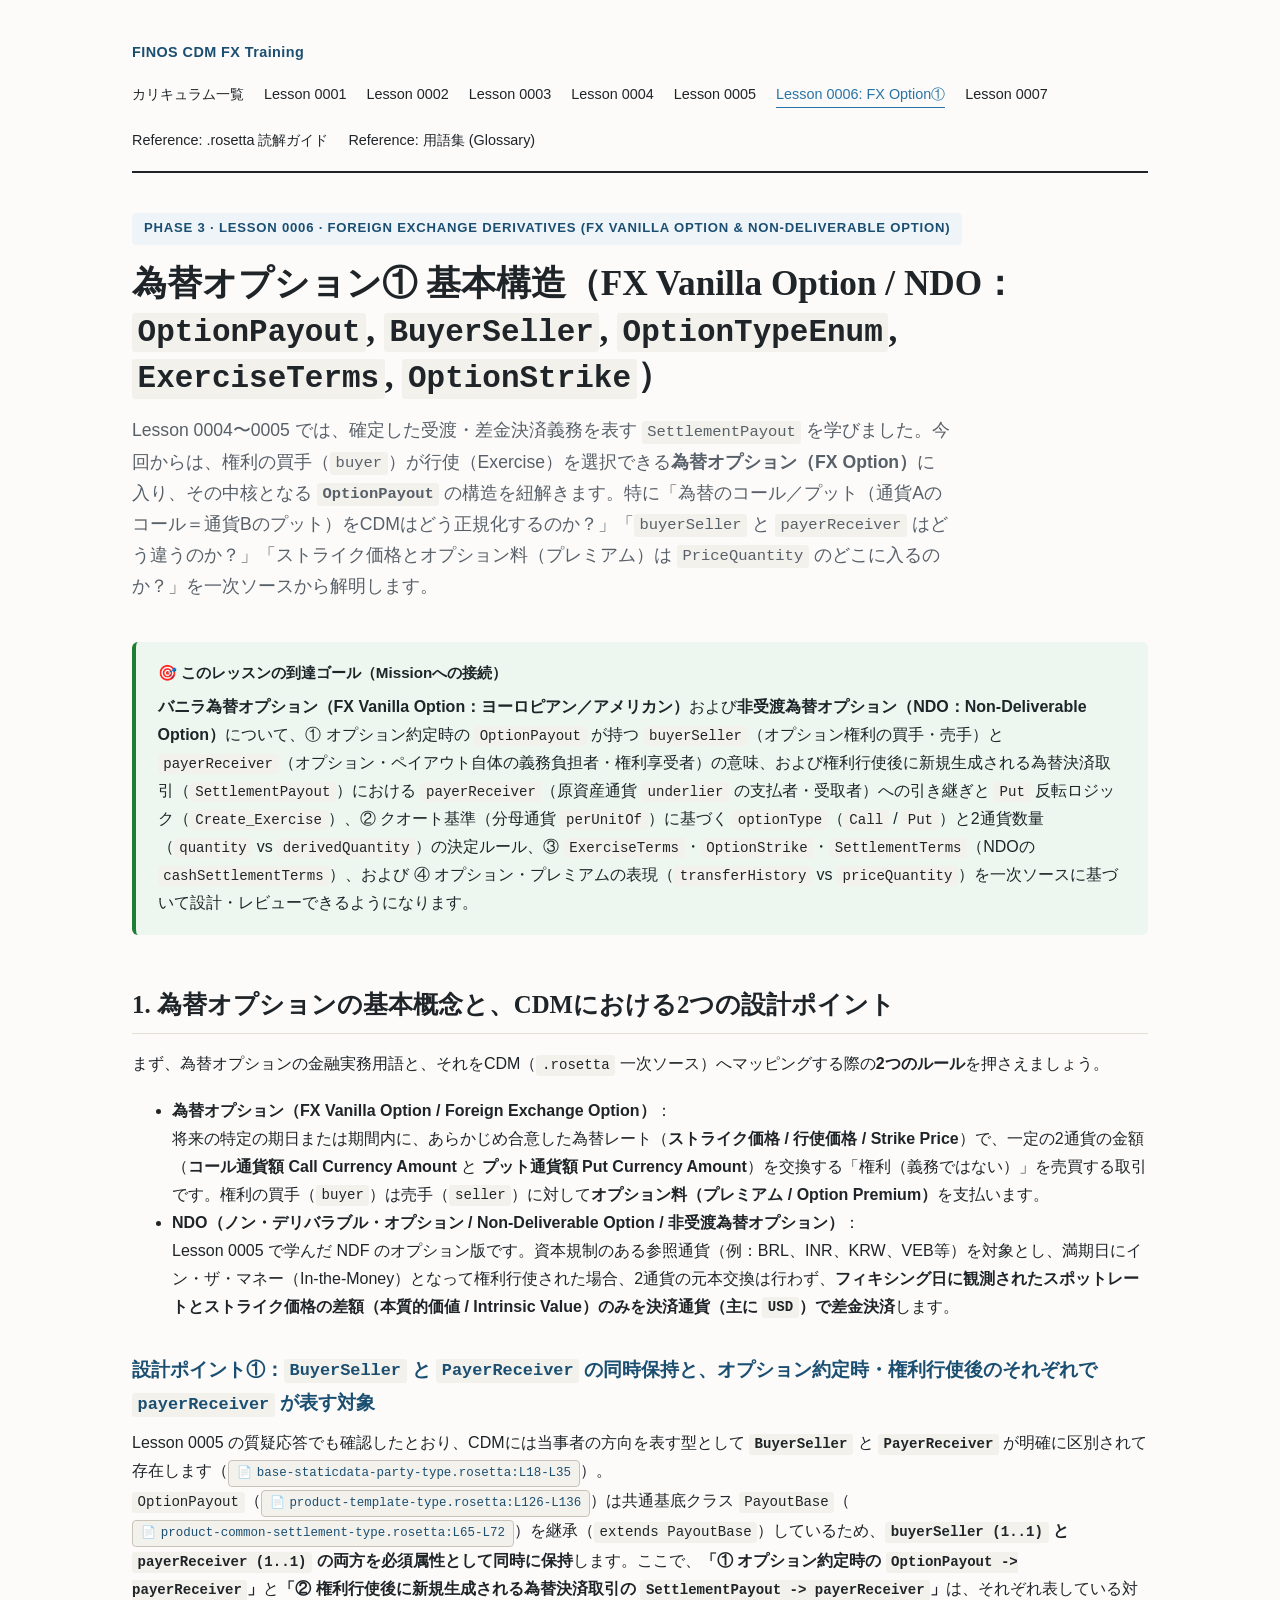
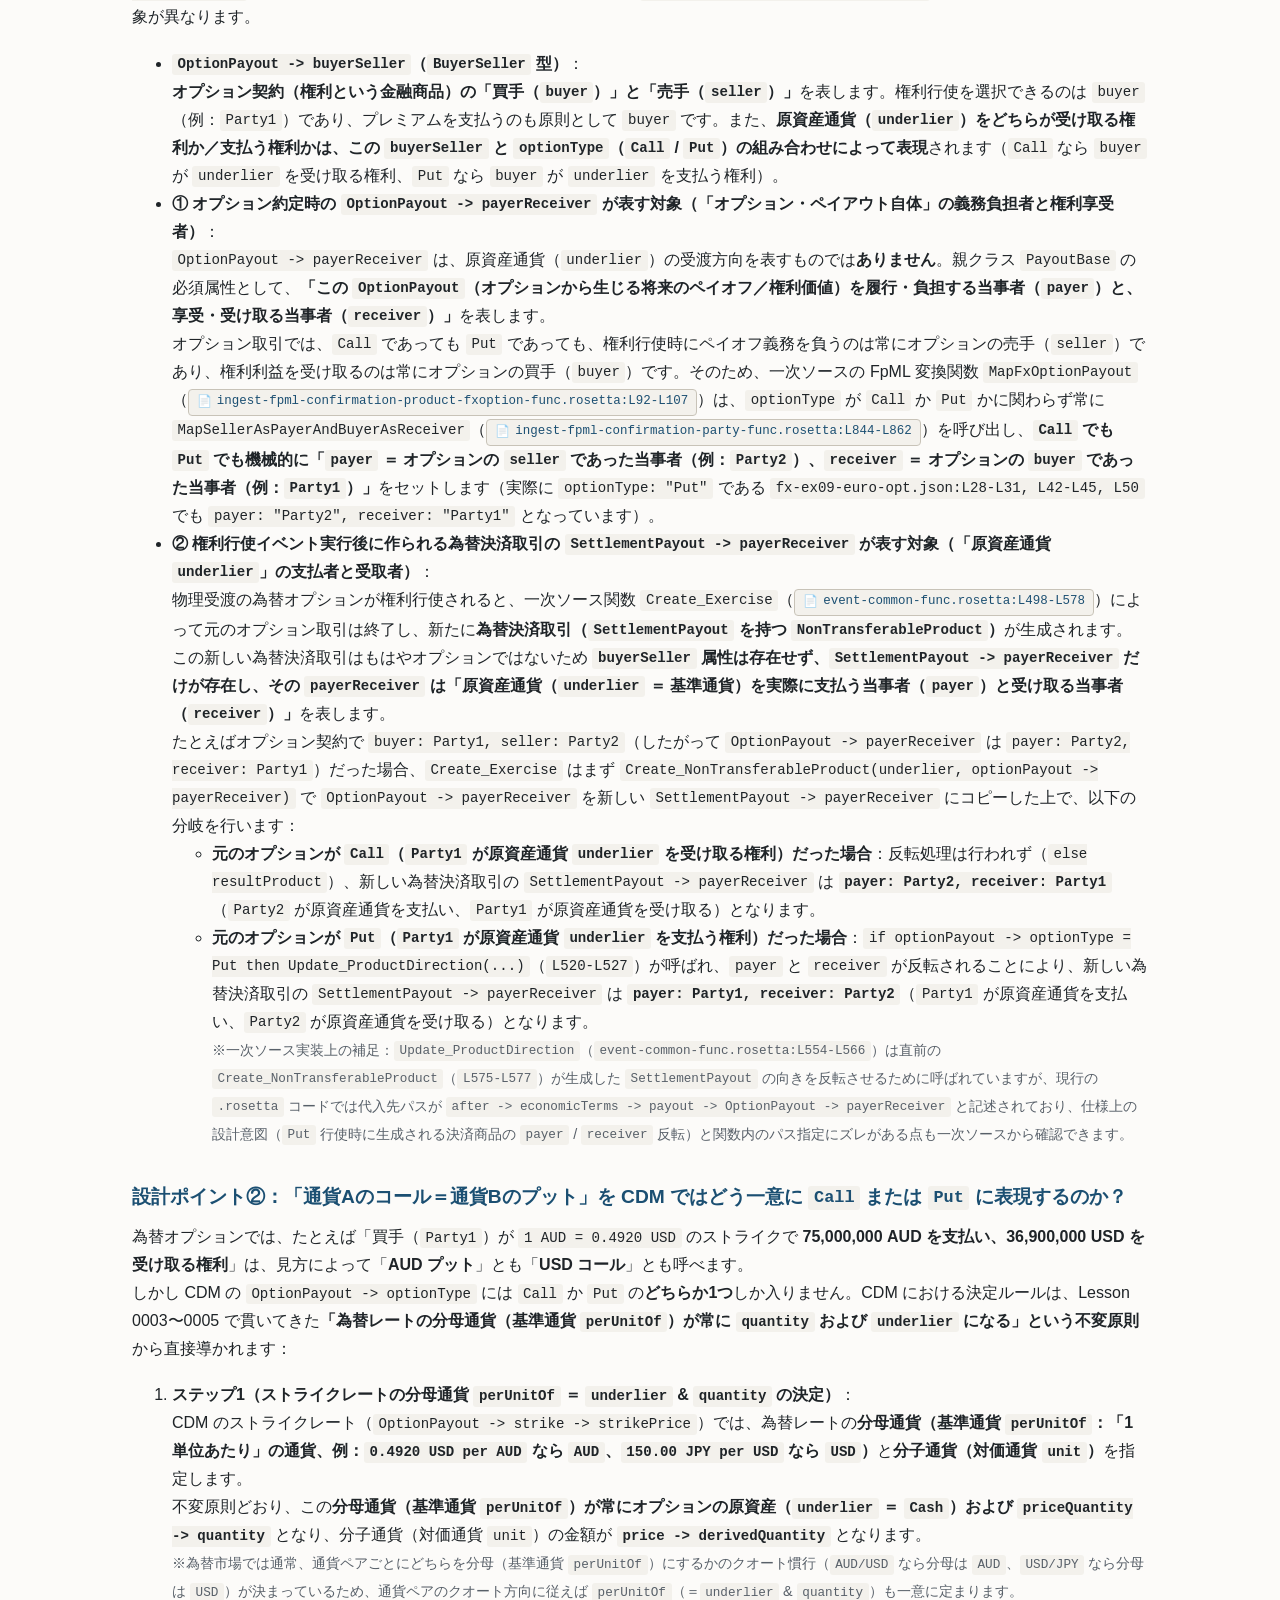
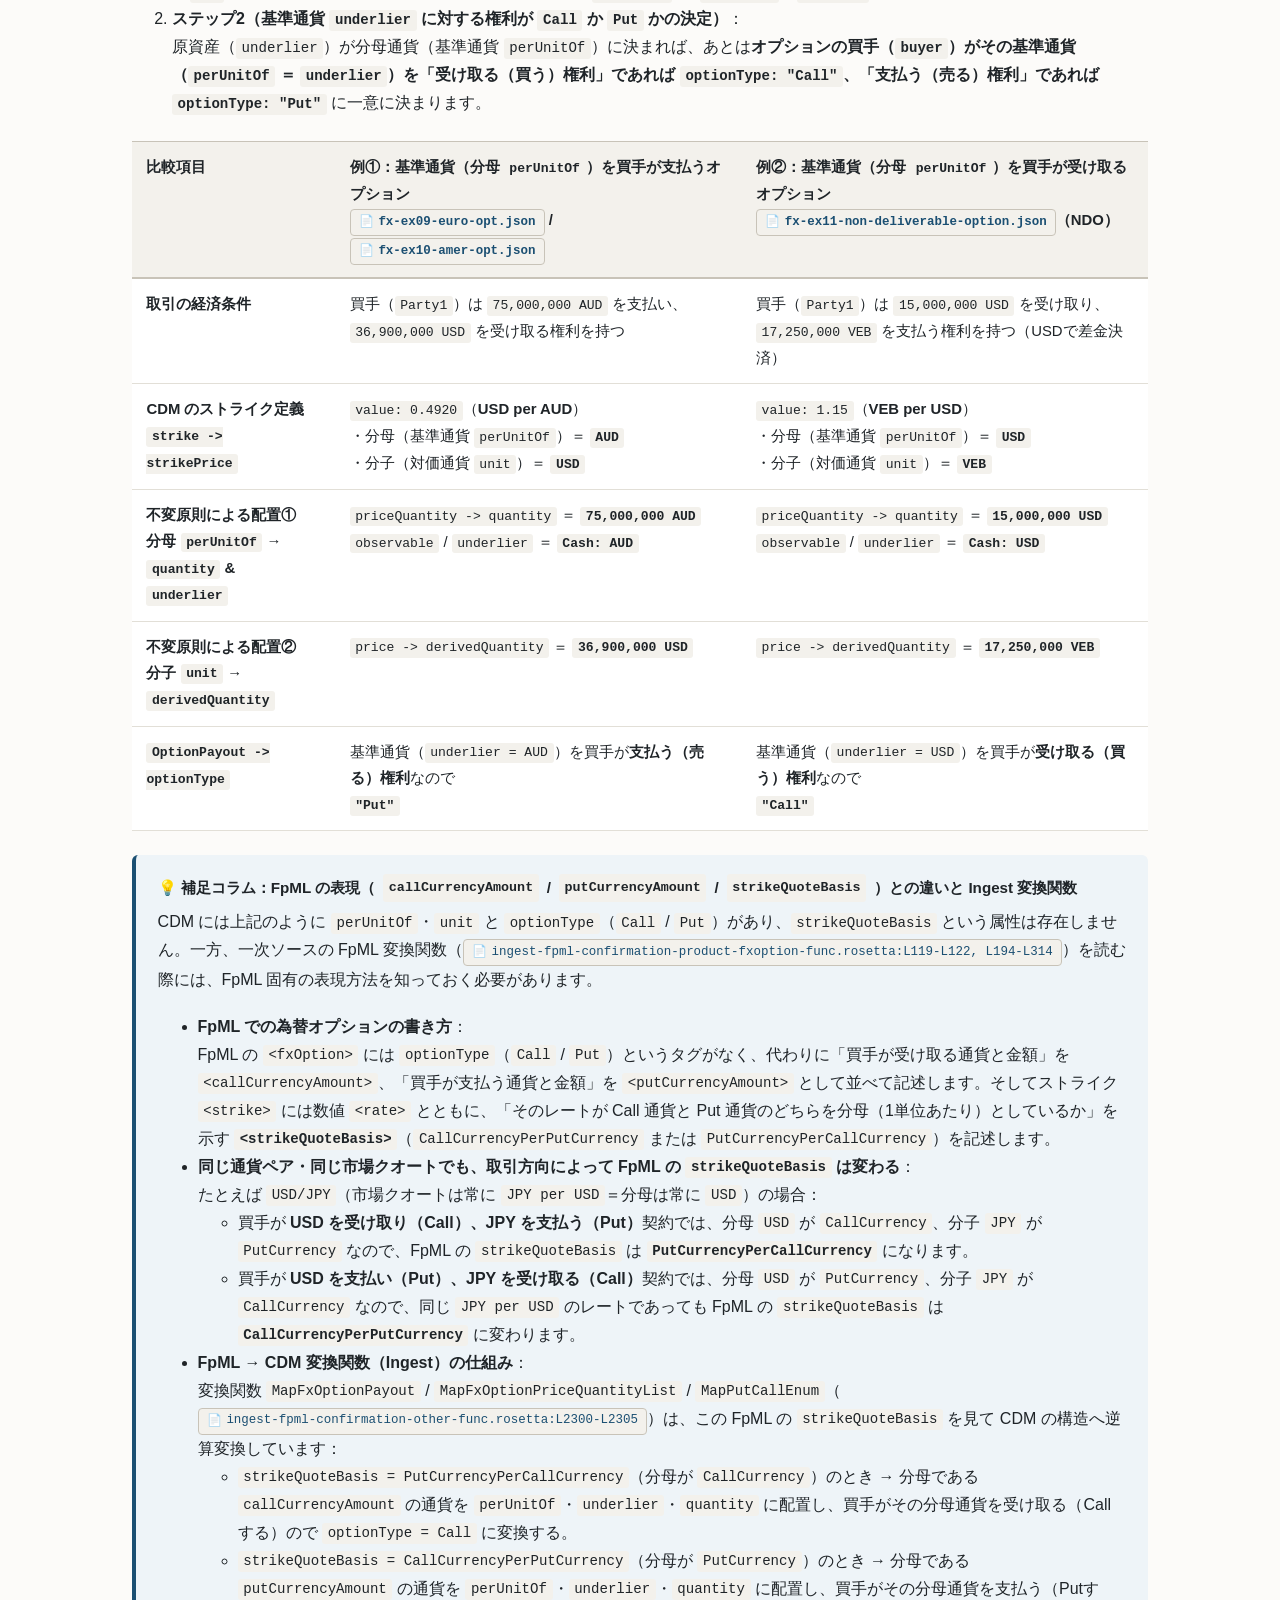
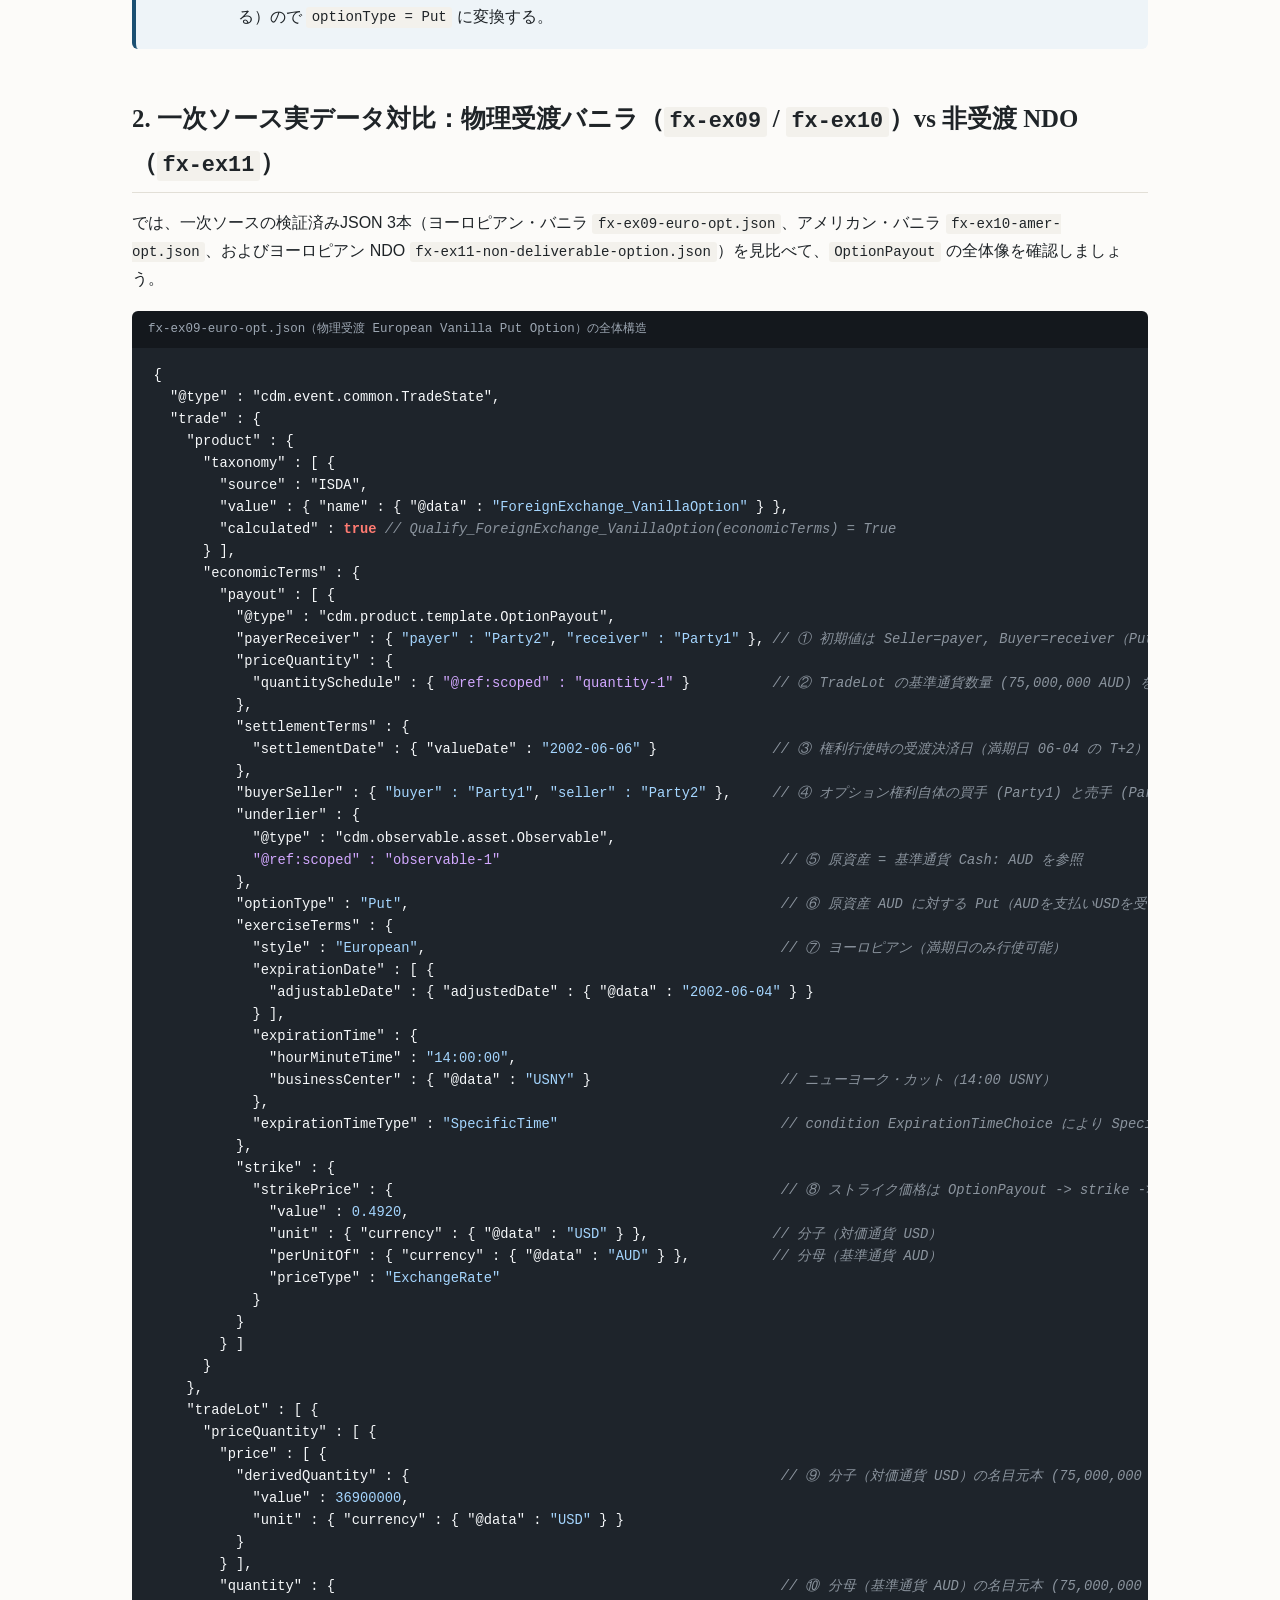
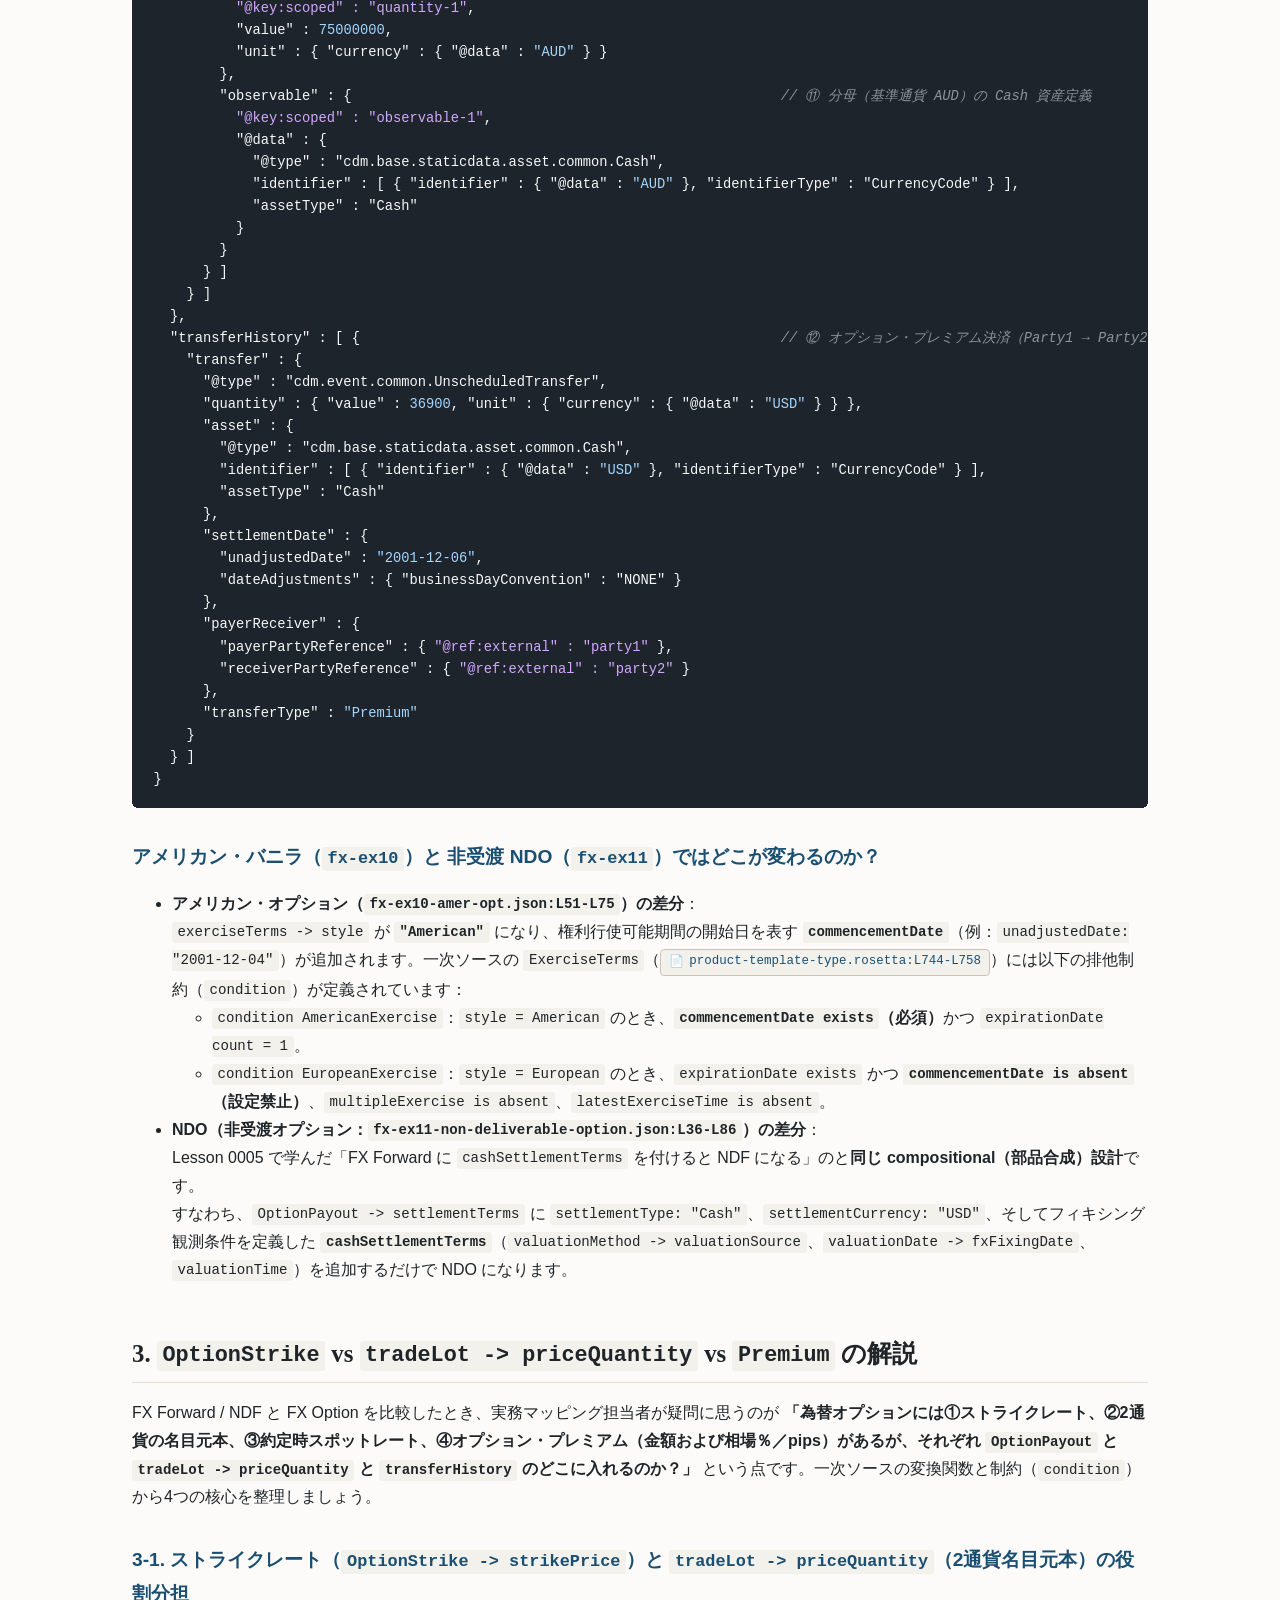
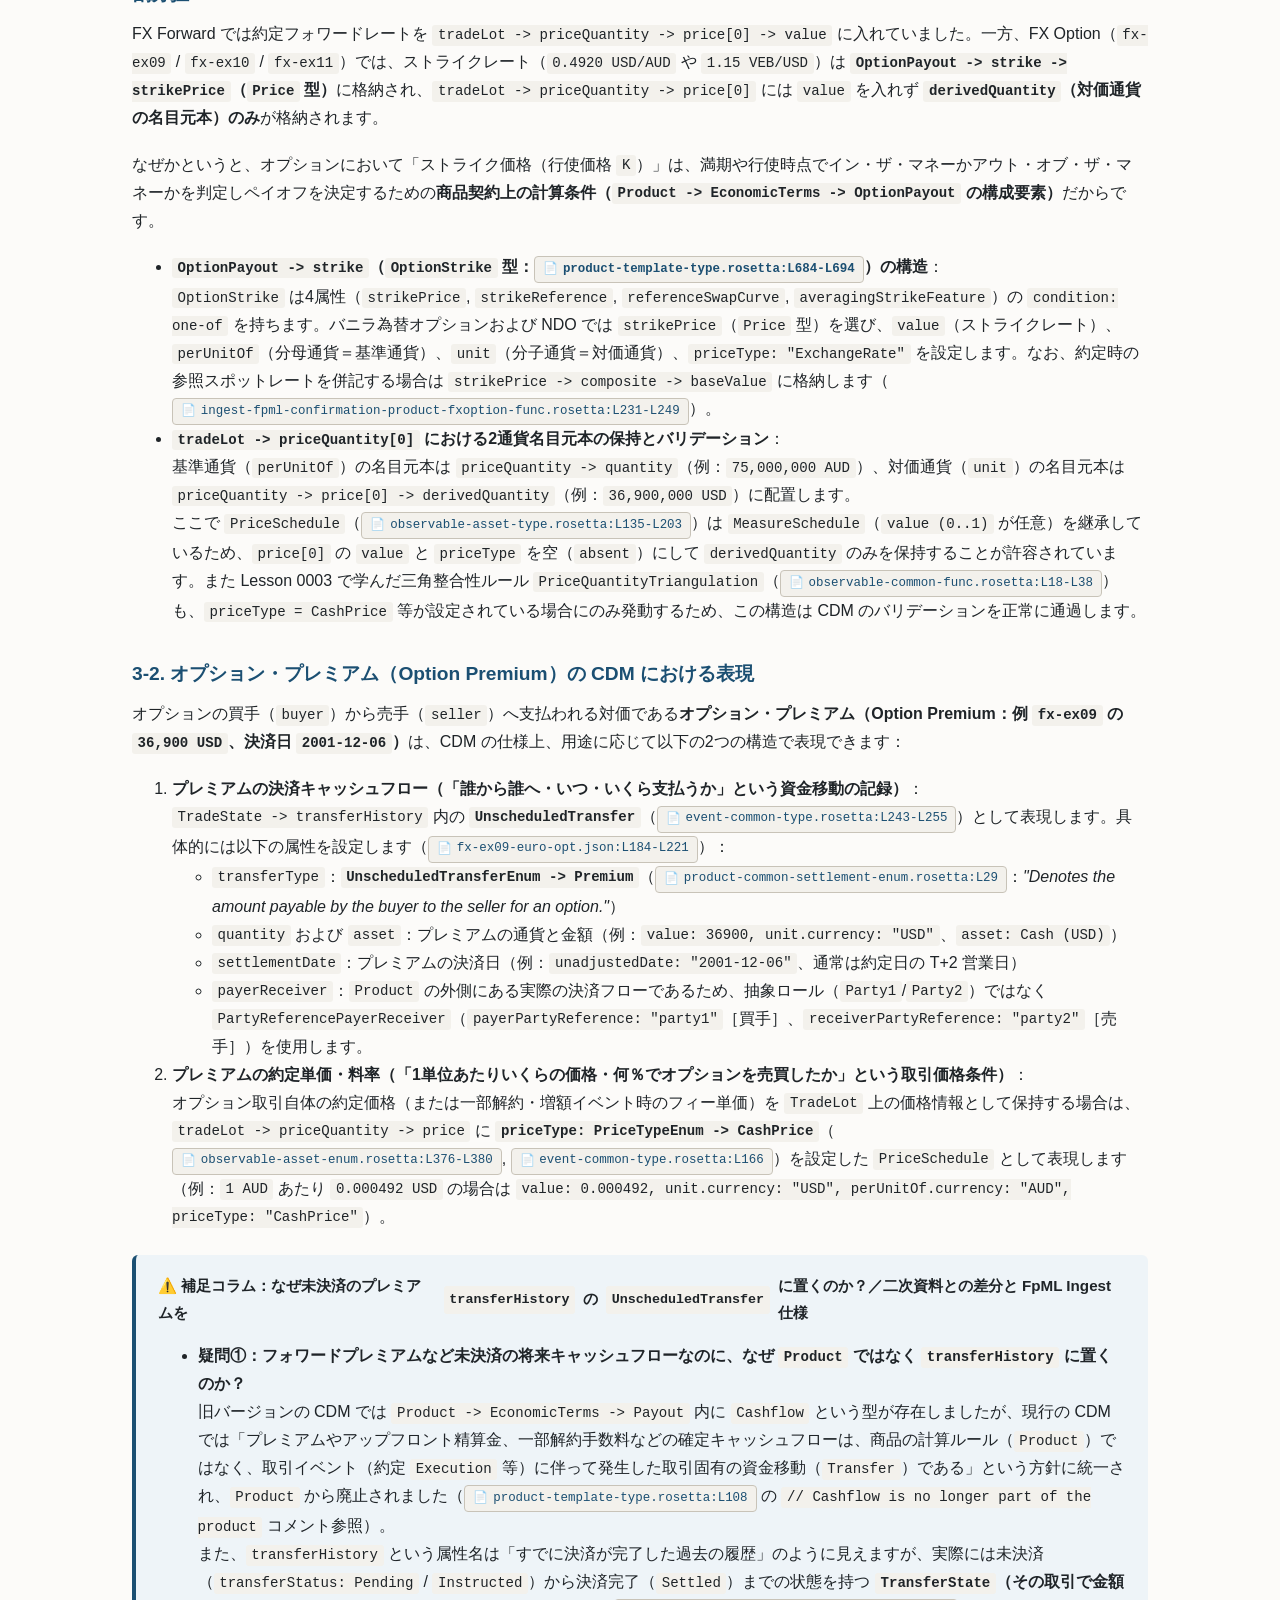
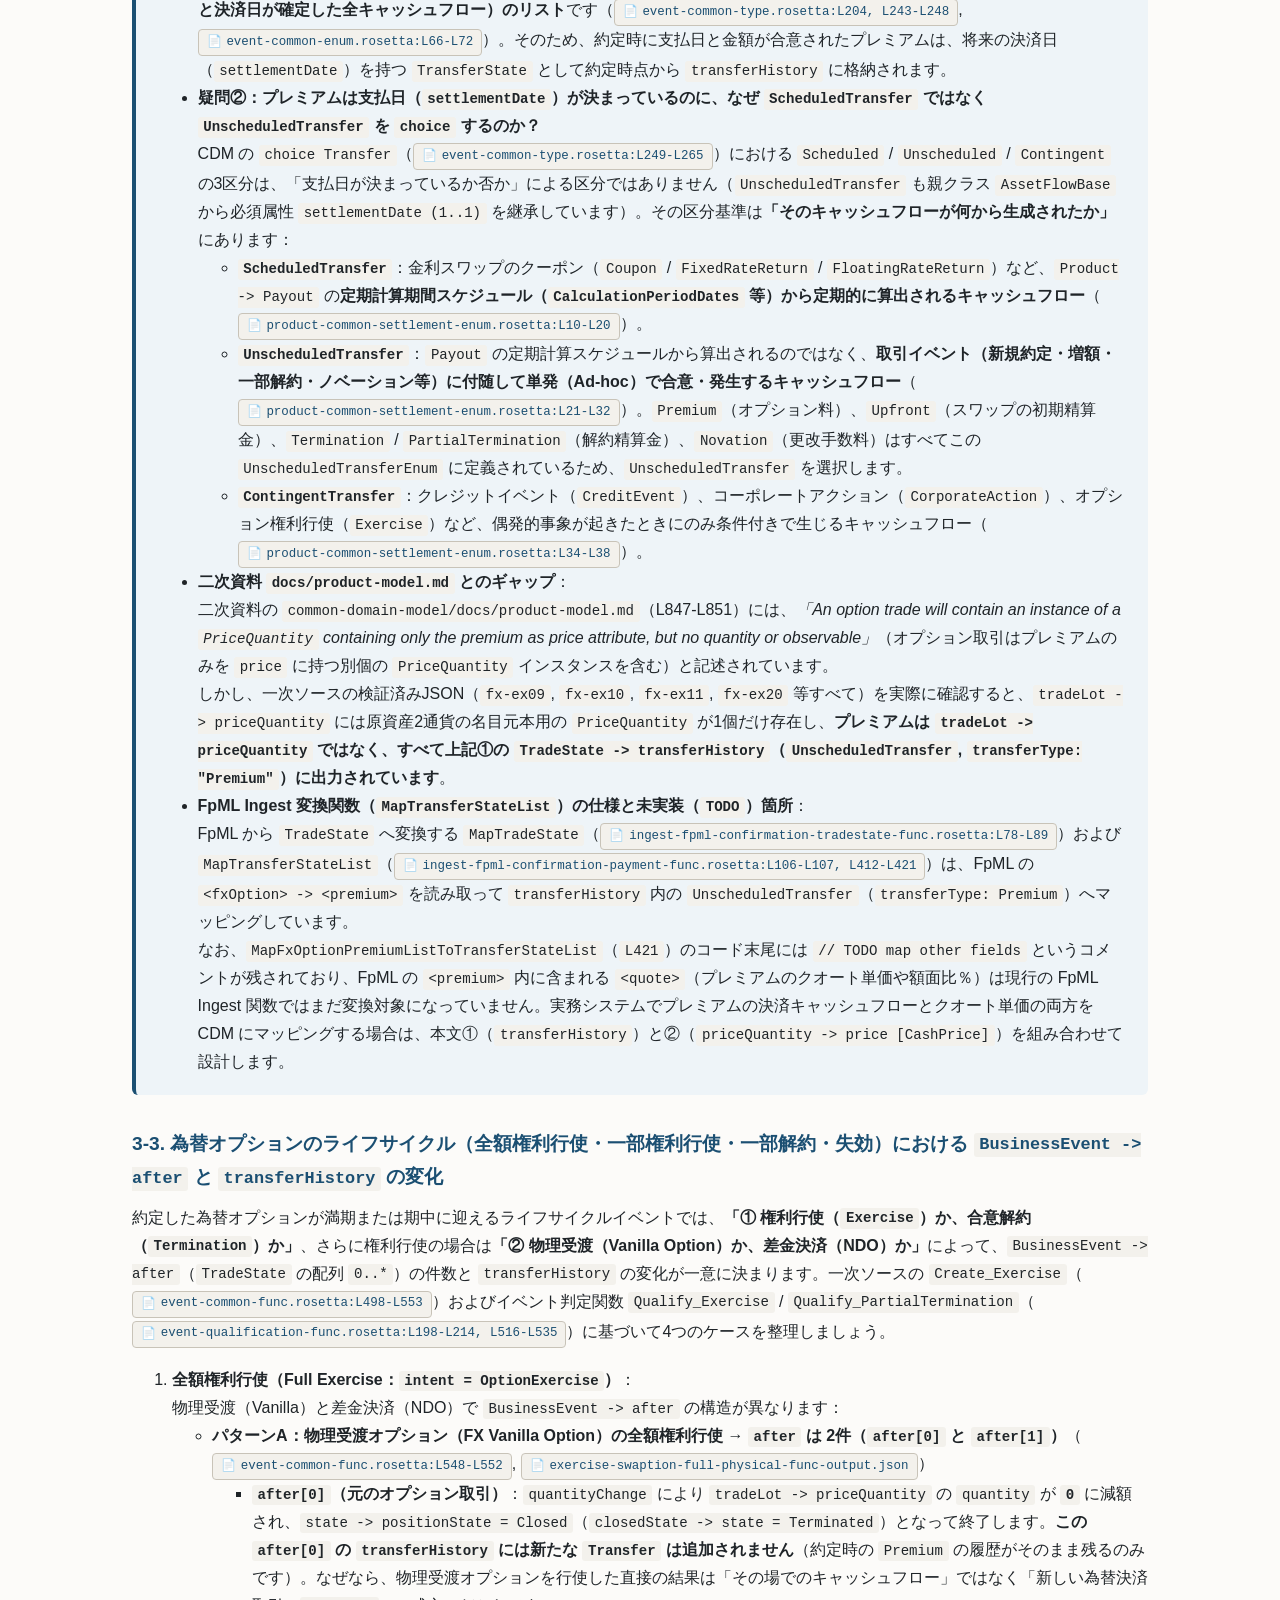
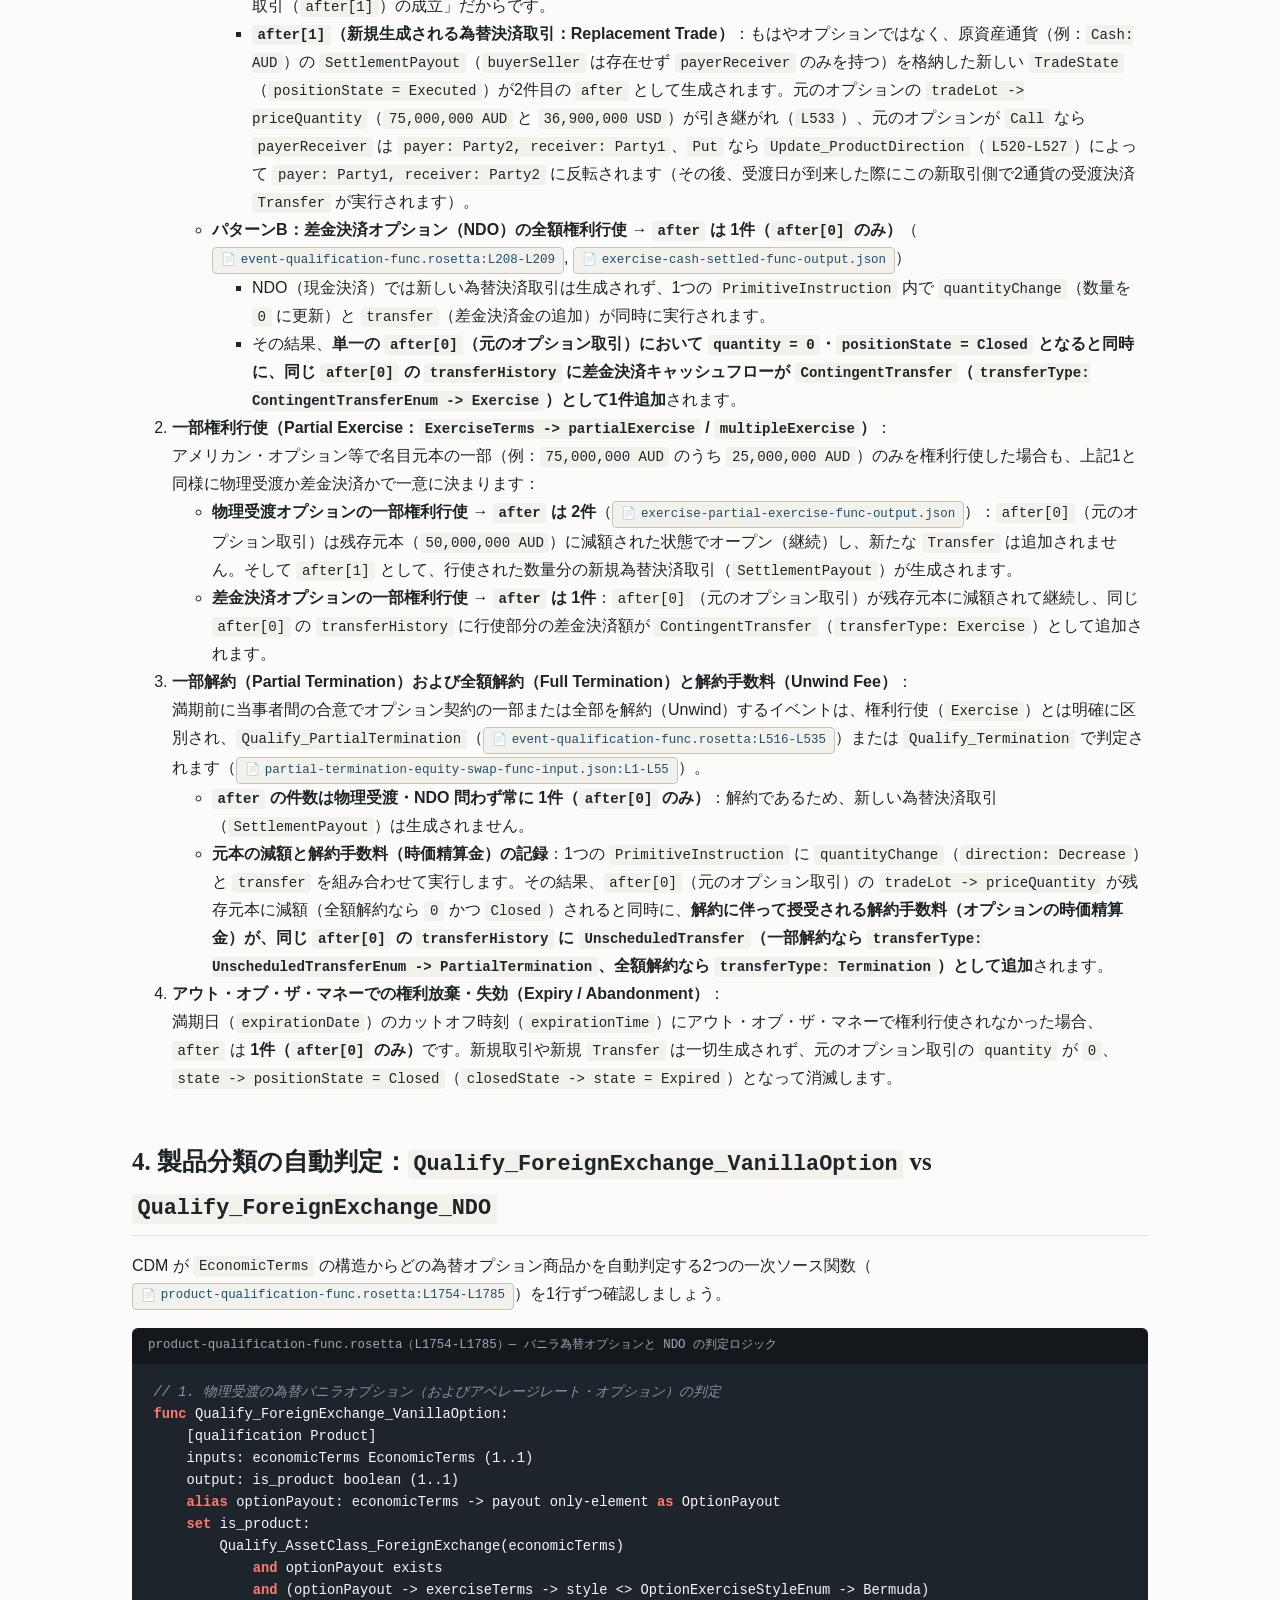
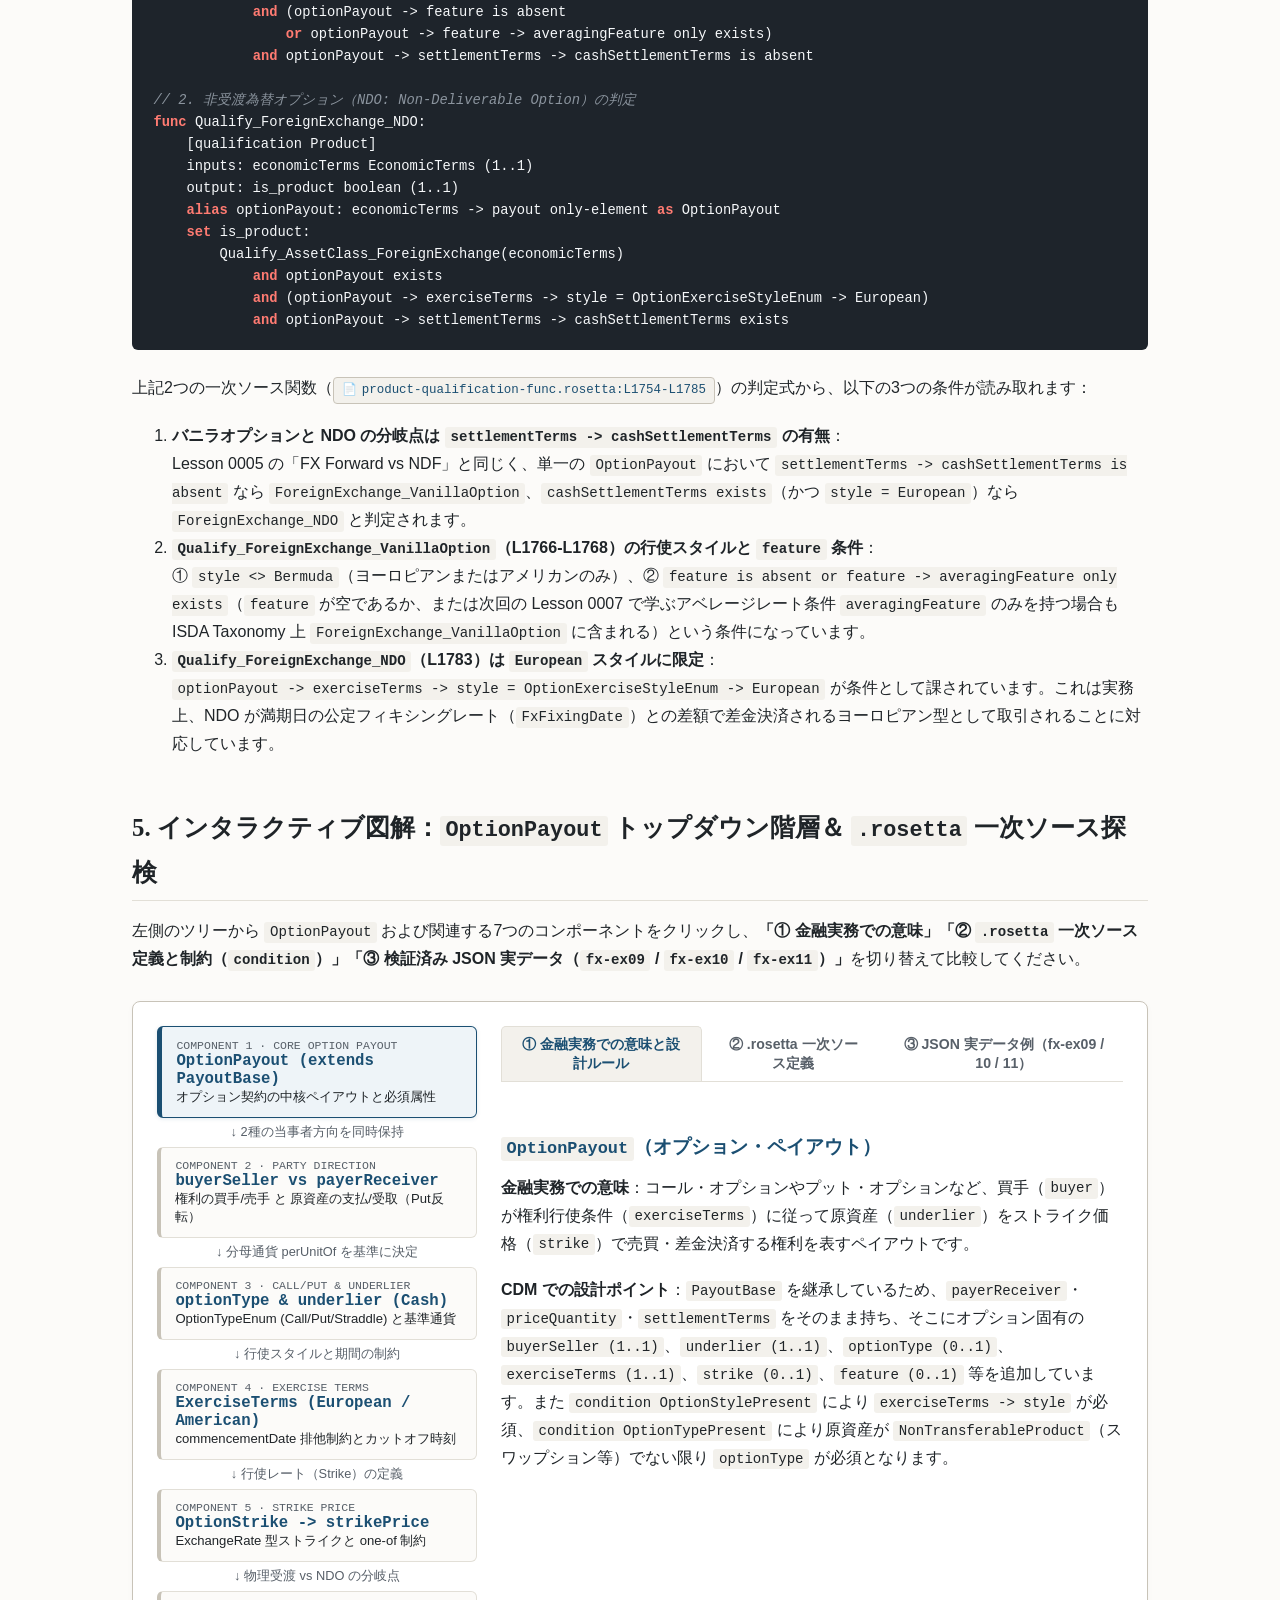
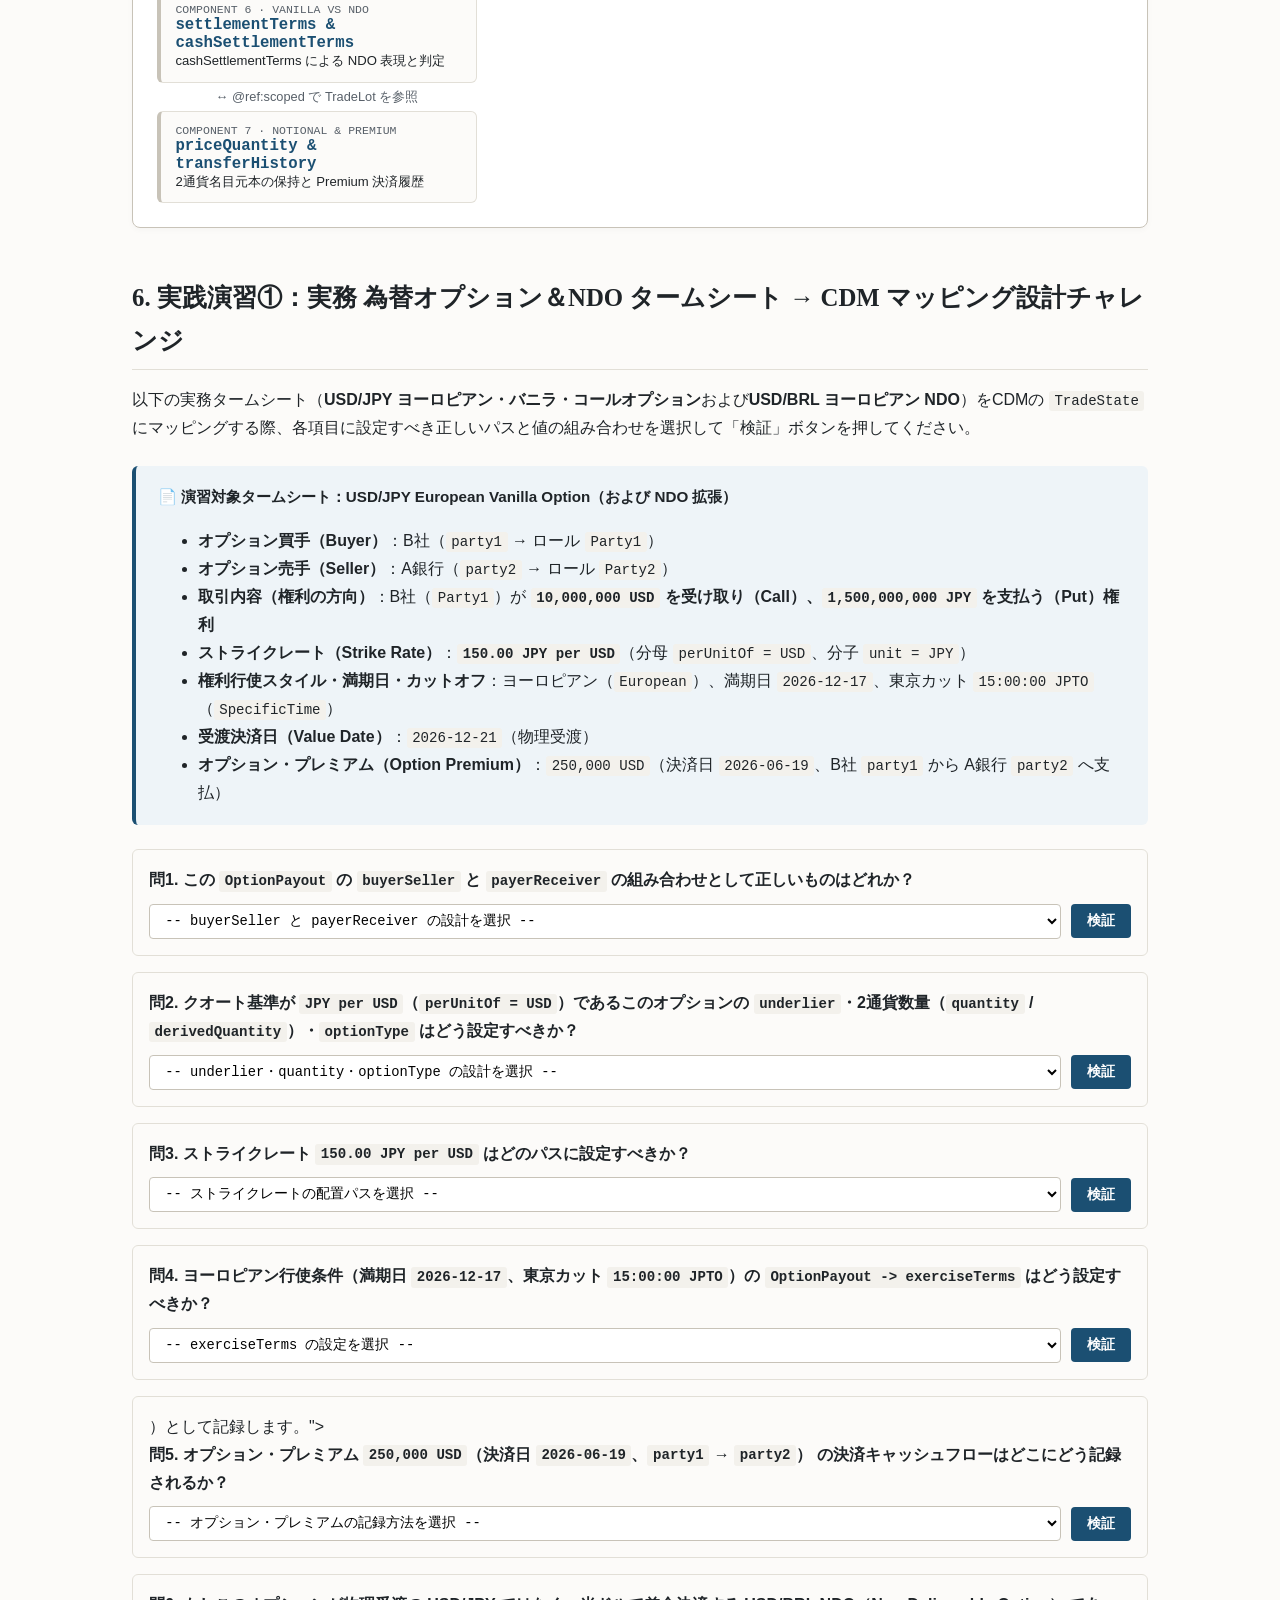
<file: lessons/0006-fx-vanilla-option-ndo-optionpayout.html>
<!DOCTYPE html>
<html lang="ja">

<head>
  <meta charset="UTF-8" />
  <meta name="viewport" content="width=device-width, initial-scale=1.0" />
  <title>Lesson 0006: 為替オプション① 基本構造（FX Vanilla Option / NDO：OptionPayout, BuyerSeller, OptionTypeEnum, ExerciseTerms,
    OptionStrike）</title>
  <link rel="stylesheet" href="../assets/style.css" />
</head>

<body>
  <div class="page-wrapper">
    <nav class="workspace-nav">
      <a class="brand" href="./index.html">FINOS CDM FX Training</a>
      <div class="nav-links">
        <a href="./index.html">カリキュラム一覧</a>
        <a href="./0001-cdm-top-down-overview.html">Lesson 0001</a>
        <a href="./0002-trade-tradableproduct-party.html">Lesson 0002</a>
        <a href="./0003-pricequantity-fx-rate-and-scoped-references.html">Lesson 0003</a>
        <a href="./0004-fx-spot-forward-swap-settlementpayout.html">Lesson 0004</a>
        <a href="./0005-ndf-nds-cashsettlementterms-fixing.html">Lesson 0005</a>
        <a href="./0006-fx-vanilla-option-ndo-optionpayout.html" class="active">Lesson 0006: FX Option①</a>
        <a href="./0007-fx-asian-barrier-gap-options.html">Lesson 0007</a>
        <a href="../reference/rosetta-reading-guide.html">Reference: .rosetta 読解ガイド</a>
        <a href="../reference/glossary.html">Reference: 用語集 (Glossary)</a>
      </div>
    </nav>

    <header class="lesson-header">
      <div class="lesson-meta">Phase 3 · Lesson 0006 · Foreign Exchange Derivatives (FX Vanilla Option &amp;
        Non-Deliverable Option)</div>
      <h1>為替オプション① 基本構造（FX Vanilla Option / NDO：<code>OptionPayout</code>, <code>BuyerSeller</code>,
        <code>OptionTypeEnum</code>, <code>ExerciseTerms</code>, <code>OptionStrike</code>）
      </h1>
      <p class="lesson-subtitle">
        Lesson 0004〜0005 では、確定した受渡・差金決済義務を表す <code>SettlementPayout</code>
        を学びました。今回からは、権利の買手（<code>buyer</code>）が行使（Exercise）を選択できる<strong>為替オプション（FX Option）</strong>に入り、その中核となる
        <strong><code>OptionPayout</code></strong>
        の構造を紐解きます。特に「為替のコール／プット（通貨Aのコール＝通貨Bのプット）をCDMはどう正規化するのか？」「<code>buyerSeller</code> と <code>payerReceiver</code>
        はどう違うのか？」「ストライク価格とオプション料（プレミアム）は <code>PriceQuantity</code> のどこに入るのか？」を一次ソースから解明します。
      </p>
    </header>

    <div class="callout callout-mission">
      <div class="callout-title">🎯 このレッスンの到達ゴール（Missionへの接続）</div>
      <p style="margin-bottom: 0;">
        <strong>バニラ為替オプション（FX Vanilla Option：ヨーロピアン／アメリカン）</strong>および<strong>非受渡為替オプション（NDO：Non-Deliverable
          Option）</strong>について、① オプション約定時の <code>OptionPayout</code> が持つ <code>buyerSeller</code>（オプション権利の買手・売手）と
        <code>payerReceiver</code>（オプション・ペイアウト自体の義務負担者・権利享受者）の意味、および権利行使後に新規生成される為替決済取引（<code>SettlementPayout</code>）における
        <code>payerReceiver</code>（原資産通貨 <code>underlier</code> の支払者・受取者）への引き継ぎと <code>Put</code>
        反転ロジック（<code>Create_Exercise</code>）、② クオート基準（分母通貨 <code>perUnitOf</code>）に基づく
        <code>optionType</code>（<code>Call</code> / <code>Put</code>）と2通貨数量（<code>quantity</code> vs
        <code>derivedQuantity</code>）の決定ルール、③
        <code>ExerciseTerms</code>・<code>OptionStrike</code>・<code>SettlementTerms</code>（NDOの
        <code>cashSettlementTerms</code>）、および ④ オプション・プレミアムの表現（<code>transferHistory</code> vs
        <code>priceQuantity</code>）を一次ソースに基づいて設計・レビューできるようになります。
      </p>
    </div>

    <!-- Section 1 -->
    <section>
      <h2>1. 為替オプションの基本概念と、CDMにおける2つの設計ポイント</h2>
      <p>
        まず、為替オプションの金融実務用語と、それをCDM（<code>.rosetta</code> 一次ソース）へマッピングする際の<strong>2つのルール</strong>を押さえましょう。
      </p>

      <ul>
        <li>
          <strong>為替オプション（FX Vanilla Option / Foreign Exchange Option）</strong>：<br />
          将来の特定の期日または期間内に、あらかじめ合意した為替レート（<strong>ストライク価格 / 行使価格 / Strike Price</strong>）で、一定の2通貨の金額（<strong>コール通貨額 Call
            Currency Amount</strong> と <strong>プット通貨額 Put Currency
            Amount</strong>）を交換する「権利（義務ではない）」を売買する取引です。権利の買手（<code>buyer</code>）は売手（<code>seller</code>）に対して<strong>オプション料（プレミアム
            / Option Premium）</strong>を支払います。
        </li>
        <li>
          <strong>NDO（ノン・デリバラブル・オプション / Non-Deliverable Option / 非受渡為替オプション）</strong>：<br />
          Lesson 0005 で学んだ NDF
          のオプション版です。資本規制のある参照通貨（例：BRL、INR、KRW、VEB等）を対象とし、満期日にイン・ザ・マネー（In-the-Money）となって権利行使された場合、2通貨の元本交換は行わず、<strong>フィキシング日に観測されたスポットレートとストライク価格の差額（本質的価値
            / Intrinsic Value）のみを決済通貨（主に <code>USD</code>）で差金決済</strong>します。
        </li>
      </ul>

      <h3>設計ポイント①：<code>BuyerSeller</code> と <code>PayerReceiver</code> の同時保持と、オプション約定時・権利行使後のそれぞれで
        <code>payerReceiver</code> が表す対象</h3>
      <p>
        Lesson 0005 の質疑応答でも確認したとおり、CDMには当事者の方向を表す型として <strong><code>BuyerSeller</code></strong> と
        <strong><code>PayerReceiver</code></strong> が明確に区別されて存在します（<span
          class="cite-badge">base-staticdata-party-type.rosetta:L18-L35</span>）。<br />
        <code>OptionPayout</code>（<span class="cite-badge">product-template-type.rosetta:L126-L136</span>）は共通基底クラス
        <code>PayoutBase</code>（<span
          class="cite-badge">product-common-settlement-type.rosetta:L65-L72</span>）を継承（<code>extends PayoutBase</code>）しているため、<strong><code>buyerSeller (1..1)</code>
          と
          <code>payerReceiver (1..1)</code> の両方を必須属性として同時に保持</strong>します。ここで、<strong>「① オプション約定時の
          <code>OptionPayout -> payerReceiver</code>」</strong>と<strong>「② 権利行使後に新規生成される為替決済取引の
          <code>SettlementPayout -> payerReceiver</code>」</strong>は、それぞれ表している対象が異なります。
      </p>
      <ul>
        <li>
          <strong><code>OptionPayout -> buyerSeller</code>（<code>BuyerSeller</code> 型）</strong>：<br />
          <strong>オプション契約（権利という金融商品）の「買手（<code>buyer</code>）」と「売手（<code>seller</code>）」</strong>を表します。権利行使を選択できるのは
          <code>buyer</code>（例：<code>Party1</code>）であり、プレミアムを支払うのも原則として <code>buyer</code>
          です。また、<strong>原資産通貨（<code>underlier</code>）をどちらが受け取る権利か／支払う権利かは、この <code>buyerSeller</code> と
            <code>optionType</code>（<code>Call</code> / <code>Put</code>）の組み合わせによって表現</strong>されます（<code>Call</code> なら
          <code>buyer</code> が <code>underlier</code> を受け取る権利、<code>Put</code> なら <code>buyer</code> が
          <code>underlier</code> を支払う権利）。
        </li>
        <li>
          <strong>① オプション約定時の <code>OptionPayout -> payerReceiver</code>
            が表す対象（「オプション・ペイアウト自体」の義務負担者と権利享受者）</strong>：<br />
          <code>OptionPayout -> payerReceiver</code>
          は、原資産通貨（<code>underlier</code>）の受渡方向を表すものでは<strong>ありません</strong>。親クラス <code>PayoutBase</code>
          の必須属性として、<strong>「この
            <code>OptionPayout</code>（オプションから生じる将来のペイオフ／権利価値）を履行・負担する当事者（<code>payer</code>）と、享受・受け取る当事者（<code>receiver</code>）」</strong>を表します。<br />
          オプション取引では、<code>Call</code> であっても <code>Put</code>
          であっても、権利行使時にペイオフ義務を負うのは常にオプションの売手（<code>seller</code>）であり、権利利益を受け取るのは常にオプションの買手（<code>buyer</code>）です。そのため、一次ソースの
          FpML 変換関数 <code>MapFxOptionPayout</code>（<span
            class="cite-badge">ingest-fpml-confirmation-product-fxoption-func.rosetta:L92-L107</span>）は、<code>optionType</code>
          が <code>Call</code> か <code>Put</code> かに関わらず常に <code>MapSellerAsPayerAndBuyerAsReceiver</code>（<span
            class="cite-badge">ingest-fpml-confirmation-party-func.rosetta:L844-L862</span>）を呼び出し、<strong><code>Call</code>
            でも <code>Put</code> でも機械的に「<code>payer</code> ＝ オプションの <code>seller</code>
            であった当事者（例：<code>Party2</code>）、<code>receiver</code> ＝ オプションの <code>buyer</code>
            であった当事者（例：<code>Party1</code>）」</strong>をセットします（実際に <code>optionType: "Put"</code> である
          <code>fx-ex09-euro-opt.json:L28-L31, L42-L45, L50</code> でも <code>payer: "Party2", receiver: "Party1"</code>
          となっています）。
        </li>
        <li>
          <strong>② 権利行使イベント実行後に作られる為替決済取引の <code>SettlementPayout -> payerReceiver</code> が表す対象（「原資産通貨
            <code>underlier</code>」の支払者と受取者）</strong>：<br />
          物理受渡の為替オプションが権利行使されると、一次ソース関数 <code>Create_Exercise</code>（<span
            class="cite-badge">event-common-func.rosetta:L498-L578</span>）によって元のオプション取引は終了し、新たに<strong>為替決済取引（<code>SettlementPayout</code>
            を持つ <code>NonTransferableProduct</code>）</strong>が生成されます。<br />
          この新しい為替決済取引はもはやオプションではないため <strong><code>buyerSeller</code>
            属性は存在せず、<code>SettlementPayout -> payerReceiver</code> だけが存在し、その <code>payerReceiver</code>
            は「原資産通貨（<code>underlier</code> ＝
            基準通貨）を実際に支払う当事者（<code>payer</code>）と受け取る当事者（<code>receiver</code>）」</strong>を表します。<br />
          たとえばオプション契約で <code>buyer: Party1, seller: Party2</code>（したがって <code>OptionPayout -> payerReceiver</code> は
          <code>payer: Party2, receiver: Party1</code>）だった場合、<code>Create_Exercise</code> はまず
          <code>Create_NonTransferableProduct(underlier, optionPayout -> payerReceiver)</code> で
          <code>OptionPayout -> payerReceiver</code> を新しい <code>SettlementPayout -> payerReceiver</code>
          にコピーした上で、以下の分岐を行います：
          <ul>
            <li><strong>元のオプションが <code>Call</code>（<code>Party1</code> が原資産通貨 <code>underlier</code>
                を受け取る権利）だった場合</strong>：反転処理は行われず（<code>else resultProduct</code>）、新しい為替決済取引の
              <code>SettlementPayout -> payerReceiver</code> は
              <strong><code>payer: Party2, receiver: Party1</code></strong>（<code>Party2</code>
              が原資産通貨を支払い、<code>Party1</code> が原資産通貨を受け取る）となります。</li>
            <li><strong>元のオプションが <code>Put</code>（<code>Party1</code> が原資産通貨 <code>underlier</code>
                を支払う権利）だった場合</strong>：<code>if optionPayout -> optionType = Put then Update_ProductDirection(...)</code>（<code>L520-L527</code>）が呼ばれ、<code>payer</code>
              と <code>receiver</code> が反転されることにより、新しい為替決済取引の <code>SettlementPayout -> payerReceiver</code> は
              <strong><code>payer: Party1, receiver: Party2</code></strong>（<code>Party1</code>
              が原資産通貨を支払い、<code>Party2</code> が原資産通貨を受け取る）となります。<br />
              <span
                style="font-size: 0.9rem; color: var(--text-muted);">※一次ソース実装上の補足：<code>Update_ProductDirection</code>（<code>event-common-func.rosetta:L554-L566</code>）は直前の
                <code>Create_NonTransferableProduct</code>（<code>L575-L577</code>）が生成した <code>SettlementPayout</code>
                の向きを反転させるために呼ばれていますが、現行の <code>.rosetta</code> コードでは代入先パスが
                <code>after -> economicTerms -> payout -> OptionPayout -> payerReceiver</code>
                と記述されており、仕様上の設計意図（<code>Put</code> 行使時に生成される決済商品の <code>payer</code> / <code>receiver</code>
                反転）と関数内のパス指定にズレがある点も一次ソースから確認できます。</span>
            </li>
          </ul>
        </li>
      </ul>

      <h3>設計ポイント②：「通貨Aのコール＝通貨Bのプット」を CDM ではどう一意に <code>Call</code> または <code>Put</code> に表現するのか？</h3>
      <p>
        為替オプションでは、たとえば「買手（<code>Party1</code>）が <code>1 AUD = 0.4920 USD</code> のストライクで <strong>75,000,000 AUD
          を支払い、36,900,000 USD を受け取る権利</strong>」は、見方によって「<strong>AUD プット</strong>」とも「<strong>USD
          コール</strong>」とも呼べます。<br />
        しかし CDM の <code>OptionPayout -> optionType</code> には <code>Call</code> か <code>Put</code>
        の<strong>どちらか1つ</strong>しか入りません。CDM における決定ルールは、Lesson 0003〜0005 で貫いてきた<strong>「為替レートの分母通貨（基準通貨
          <code>perUnitOf</code>）が常に <code>quantity</code> および <code>underlier</code>
          になる」という不変原則</strong>から直接導かれます：
      </p>
      <ol>
        <li>
          <strong>ステップ1（ストライクレートの分母通貨 <code>perUnitOf</code> ＝ <code>underlier</code> &amp; <code>quantity</code> の決定）</strong>：<br />
          CDM のストライクレート（<code>OptionPayout -> strike -> strikePrice</code>）では、為替レートの<strong>分母通貨（基準通貨 <code>perUnitOf</code>：「1単位あたり」の通貨、例：<code>0.4920 USD per AUD</code> なら <code>AUD</code>、<code>150.00 JPY per USD</code> なら <code>USD</code>）</strong>と<strong>分子通貨（対価通貨 <code>unit</code>）</strong>を指定します。<br />
          不変原則どおり、この<strong>分母通貨（基準通貨 <code>perUnitOf</code>）が常にオプションの原資産（<code>underlier</code> ＝ <code>Cash</code>）および <code>priceQuantity -> quantity</code></strong> となり、分子通貨（対価通貨 <code>unit</code>）の金額が <strong><code>price -> derivedQuantity</code></strong> となります。<br />
          <span style="font-size: 0.9rem; color: var(--text-muted);">※為替市場では通常、通貨ペアごとにどちらを分母（基準通貨 <code>perUnitOf</code>）にするかのクオート慣行（<code>AUD/USD</code> なら分母は <code>AUD</code>、<code>USD/JPY</code> なら分母は <code>USD</code>）が決まっているため、通貨ペアのクオート方向に従えば <code>perUnitOf</code>（＝<code>underlier</code> &amp; <code>quantity</code>）も一意に定まります。</span>
        </li>
        <li>
          <strong>ステップ2（基準通貨 <code>underlier</code> に対する権利が <code>Call</code> か <code>Put</code> かの決定）</strong>：<br />
          原資産（<code>underlier</code>）が分母通貨（基準通貨 <code>perUnitOf</code>）に決まれば、あとは<strong>オプションの買手（<code>buyer</code>）がその基準通貨（<code>perUnitOf</code> ＝ <code>underlier</code>）を「受け取る（買う）権利」であれば <code>optionType: "Call"</code>、「支払う（売る）権利」であれば <code>optionType: "Put"</code></strong> に一意に決まります。
        </li>
      </ol>

      <table>
        <thead>
          <tr>
            <th style="width: 20%;">比較項目</th>
            <th style="width: 40%;">例①：基準通貨（分母 <code>perUnitOf</code>）を買手が支払うオプション<br /><span
                class="cite-badge">fx-ex09-euro-opt.json</span> / <span class="cite-badge">fx-ex10-amer-opt.json</span>
            </th>
            <th style="width: 40%;">例②：基準通貨（分母 <code>perUnitOf</code>）を買手が受け取るオプション<br /><span
                class="cite-badge">fx-ex11-non-deliverable-option.json</span>（NDO）</th>
          </tr>
        </thead>
        <tbody>
          <tr>
            <td><strong>取引の経済条件</strong></td>
            <td>
              買手（<code>Party1</code>）は <code>75,000,000 AUD</code> を支払い、<br />
              <code>36,900,000 USD</code> を受け取る権利を持つ
            </td>
            <td>
              買手（<code>Party1</code>）は <code>15,000,000 USD</code> を受け取り、<br />
              <code>17,250,000 VEB</code> を支払う権利を持つ（USDで差金決済）
            </td>
          </tr>
          <tr>
            <td><strong>CDM のストライク定義<br /><code>strike -> strikePrice</code></strong></td>
            <td>
              <code>value: 0.4920</code>（<strong>USD per AUD</strong>）<br />
              ・分母（基準通貨 <code>perUnitOf</code>）＝ <strong><code>AUD</code></strong><br />
              ・分子（対価通貨 <code>unit</code>）＝ <strong><code>USD</code></strong>
            </td>
            <td>
              <code>value: 1.15</code>（<strong>VEB per USD</strong>）<br />
              ・分母（基準通貨 <code>perUnitOf</code>）＝ <strong><code>USD</code></strong><br />
              ・分子（対価通貨 <code>unit</code>）＝ <strong><code>VEB</code></strong>
            </td>
          </tr>
          <tr>
            <td><strong>不変原則による配置①<br />分母 <code>perUnitOf</code> → <code>quantity</code> &amp;
                <code>underlier</code></strong></td>
            <td>
              <code>priceQuantity -> quantity</code> ＝ <strong><code>75,000,000 AUD</code></strong><br />
              <code>observable</code> / <code>underlier</code> ＝ <strong><code>Cash: AUD</code></strong>
            </td>
            <td>
              <code>priceQuantity -> quantity</code> ＝ <strong><code>15,000,000 USD</code></strong><br />
              <code>observable</code> / <code>underlier</code> ＝ <strong><code>Cash: USD</code></strong>
            </td>
          </tr>
          <tr>
            <td><strong>不変原則による配置②<br />分子 <code>unit</code> → <code>derivedQuantity</code></strong></td>
            <td>
              <code>price -> derivedQuantity</code> ＝ <strong><code>36,900,000 USD</code></strong>
            </td>
            <td>
              <code>price -> derivedQuantity</code> ＝ <strong><code>17,250,000 VEB</code></strong>
            </td>
          </tr>
          <tr>
            <td><strong><code>OptionPayout -> optionType</code></strong></td>
            <td>
              基準通貨（<code>underlier = AUD</code>）を買手が<strong>支払う（売る）権利</strong>なので<br />
              <strong><code>"Put"</code></strong>
            </td>
            <td>
              基準通貨（<code>underlier = USD</code>）を買手が<strong>受け取る（買う）権利</strong>なので<br />
              <strong><code>"Call"</code></strong>
            </td>
          </tr>
        </tbody>
      </table>

      <div class="callout">
        <div class="callout-title">💡 補足コラム：FpML の表現（<code>callCurrencyAmount</code> / <code>putCurrencyAmount</code> / <code>strikeQuoteBasis</code>）との違いと Ingest 変換関数</div>
        <p>
          CDM には上記のように <code>perUnitOf</code>・<code>unit</code> と <code>optionType</code>（<code>Call</code> / <code>Put</code>）があり、<code>strikeQuoteBasis</code> という属性は存在しません。一方、一次ソースの FpML 変換関数（<span class="cite-badge">ingest-fpml-confirmation-product-fxoption-func.rosetta:L119-L122, L194-L314</span>）を読む際には、FpML 固有の表現方法を知っておく必要があります。
        </p>
        <ul style="margin-bottom: 0;">
          <li>
            <strong>FpML での為替オプションの書き方</strong>：<br />
            FpML の <code>&lt;fxOption&gt;</code> には <code>optionType</code>（<code>Call</code> / <code>Put</code>）というタグがなく、代わりに「買手が受け取る通貨と金額」を <code>&lt;callCurrencyAmount&gt;</code>、「買手が支払う通貨と金額」を <code>&lt;putCurrencyAmount&gt;</code> として並べて記述します。そしてストライク <code>&lt;strike&gt;</code> には数値 <code>&lt;rate&gt;</code> とともに、「そのレートが Call 通貨と Put 通貨のどちらを分母（1単位あたり）としているか」を示す <strong><code>&lt;strikeQuoteBasis&gt;</code></strong>（<code>CallCurrencyPerPutCurrency</code> または <code>PutCurrencyPerCallCurrency</code>）を記述します。
          </li>
          <li>
            <strong>同じ通貨ペア・同じ市場クオートでも、取引方向によって FpML の <code>strikeQuoteBasis</code> は変わる</strong>：<br />
            たとえば <code>USD/JPY</code>（市場クオートは常に <code>JPY per USD</code>＝分母は常に <code>USD</code>）の場合：
            <ul>
              <li>買手が <strong>USD を受け取り（Call）、JPY を支払う（Put）</strong>契約では、分母 <code>USD</code> が <code>CallCurrency</code>、分子 <code>JPY</code> が <code>PutCurrency</code> なので、FpML の <code>strikeQuoteBasis</code> は <strong><code>PutCurrencyPerCallCurrency</code></strong> になります。</li>
              <li>買手が <strong>USD を支払い（Put）、JPY を受け取る（Call）</strong>契約では、分母 <code>USD</code> が <code>PutCurrency</code>、分子 <code>JPY</code> が <code>CallCurrency</code> なので、同じ <code>JPY per USD</code> のレートであっても FpML の <code>strikeQuoteBasis</code> は <strong><code>CallCurrencyPerPutCurrency</code></strong> に変わります。</li>
            </ul>
          </li>
          <li>
            <strong>FpML → CDM 変換関数（Ingest）の仕組み</strong>：<br />
            変換関数 <code>MapFxOptionPayout</code> / <code>MapFxOptionPriceQuantityList</code> / <code>MapPutCallEnum</code>（<span class="cite-badge">ingest-fpml-confirmation-other-func.rosetta:L2300-L2305</span>）は、この FpML の <code>strikeQuoteBasis</code> を見て CDM の構造へ逆算変換しています：
            <ul>
              <li><code>strikeQuoteBasis = PutCurrencyPerCallCurrency</code>（分母が <code>CallCurrency</code>）のとき → 分母である <code>callCurrencyAmount</code> の通貨を <code>perUnitOf</code>・<code>underlier</code>・<code>quantity</code> に配置し、買手がその分母通貨を受け取る（Callする）ので <code>optionType = Call</code> に変換する。</li>
              <li><code>strikeQuoteBasis = CallCurrencyPerPutCurrency</code>（分母が <code>PutCurrency</code>）のとき → 分母である <code>putCurrencyAmount</code> の通貨を <code>perUnitOf</code>・<code>underlier</code>・<code>quantity</code> に配置し、買手がその分母通貨を支払う（Putする）ので <code>optionType = Put</code> に変換する。</li>
            </ul>
          </li>
        </ul>
      </div>
    </section>

    <!-- Section 2 -->
    <section>
      <h2>2. 一次ソース実データ対比：物理受渡バニラ（<code>fx-ex09</code> / <code>fx-ex10</code>）vs 非受渡 NDO（<code>fx-ex11</code>）</h2>
      <p>
        では、一次ソースの検証済みJSON 3本（ヨーロピアン・バニラ <code>fx-ex09-euro-opt.json</code>、アメリカン・バニラ
        <code>fx-ex10-amer-opt.json</code>、およびヨーロピアン NDO
        <code>fx-ex11-non-deliverable-option.json</code>）を見比べて、<code>OptionPayout</code> の全体像を確認しましょう。
      </p>

      <div class="code-header">
        <span>fx-ex09-euro-opt.json（物理受渡 European Vanilla Put Option）の全体構造</span>
      </div>
      <pre><code>{
  "@type" : "cdm.event.common.TradeState",
  "trade" : {
    "product" : {
      "taxonomy" : [ {
        "source" : "ISDA",
        "value" : { "name" : { "@data" : <span class="st">"ForeignExchange_VanillaOption"</span> } },
        "calculated" : <span class="kw">true</span> <span class="cm">// Qualify_ForeignExchange_VanillaOption(economicTerms) = True</span>
      } ],
      "economicTerms" : {
        "payout" : [ {
          "@type" : "cdm.product.template.OptionPayout",
          "payerReceiver" : { <span class="st">"payer" : "Party2"</span>, <span class="st">"receiver" : "Party1"</span> }, <span class="cm">// ① 初期値は Seller=payer, Buyer=receiver（Put行使時は Create_Exercise で反転）</span>
          "priceQuantity" : {
            "quantitySchedule" : { <span class="mt">"@ref:scoped" : "quantity-1"</span> }          <span class="cm">// ② TradeLot の基準通貨数量 (75,000,000 AUD) を参照</span>
          },
          "settlementTerms" : {
            "settlementDate" : { "valueDate" : <span class="st">"2002-06-06"</span> }              <span class="cm">// ③ 権利行使時の受渡決済日（満期日 06-04 の T+2）※cashSettlementTerms は absent</span>
          },
          "buyerSeller" : { <span class="st">"buyer" : "Party1"</span>, <span class="st">"seller" : "Party2"</span> },     <span class="cm">// ④ オプション権利自体の買手 (Party1) と売手 (Party2)</span>
          "underlier" : {
            "@type" : "cdm.observable.asset.Observable",
            <span class="mt">"@ref:scoped" : "observable-1"</span>                                  <span class="cm">// ⑤ 原資産 = 基準通貨 Cash: AUD を参照</span>
          },
          "optionType" : <span class="st">"Put"</span>,                                             <span class="cm">// ⑥ 原資産 AUD に対する Put（AUDを支払いUSDを受け取る権利）</span>
          "exerciseTerms" : {
            "style" : <span class="st">"European"</span>,                                           <span class="cm">// ⑦ ヨーロピアン（満期日のみ行使可能）</span>
            "expirationDate" : [ {
              "adjustableDate" : { "adjustedDate" : { "@data" : <span class="st">"2002-06-04"</span> } }
            } ],
            "expirationTime" : {
              "hourMinuteTime" : <span class="st">"14:00:00"</span>,
              "businessCenter" : { "@data" : <span class="st">"USNY"</span> }                       <span class="cm">// ニューヨーク・カット（14:00 USNY）</span>
            },
            "expirationTimeType" : <span class="st">"SpecificTime"</span>                           <span class="cm">// condition ExpirationTimeChoice により SpecificTime と対になる</span>
          },
          "strike" : {
            "strikePrice" : {                                               <span class="cm">// ⑧ ストライク価格は OptionPayout -> strike -> strikePrice に格納</span>
              "value" : <span class="st">0.4920</span>,
              "unit" : { "currency" : { "@data" : <span class="st">"USD"</span> } },               <span class="cm">// 分子（対価通貨 USD）</span>
              "perUnitOf" : { "currency" : { "@data" : <span class="st">"AUD"</span> } },          <span class="cm">// 分母（基準通貨 AUD）</span>
              "priceType" : <span class="st">"ExchangeRate"</span>
            }
          }
        } ]
      }
    },
    "tradeLot" : [ {
      "priceQuantity" : [ {
        "price" : [ {
          "derivedQuantity" : {                                             <span class="cm">// ⑨ 分子（対価通貨 USD）の名目元本 (75,000,000 × 0.4920 = 36,900,000 USD)</span>
            "value" : <span class="st">36900000</span>,
            "unit" : { "currency" : { "@data" : <span class="st">"USD"</span> } }
          }
        } ],
        "quantity" : {                                                      <span class="cm">// ⑩ 分母（基準通貨 AUD）の名目元本 (75,000,000 AUD)</span>
          <span class="mt">"@key:scoped" : "quantity-1"</span>,
          "value" : <span class="st">75000000</span>,
          "unit" : { "currency" : { "@data" : <span class="st">"AUD"</span> } }
        },
        "observable" : {                                                    <span class="cm">// ⑪ 分母（基準通貨 AUD）の Cash 資産定義</span>
          <span class="mt">"@key:scoped" : "observable-1"</span>,
          "@data" : {
            "@type" : "cdm.base.staticdata.asset.common.Cash",
            "identifier" : [ { "identifier" : { "@data" : <span class="st">"AUD"</span> }, "identifierType" : "CurrencyCode" } ],
            "assetType" : "Cash"
          }
        }
      } ]
    } ]
  },
  "transferHistory" : [ {                                                   <span class="cm">// ⑫ オプション・プレミアム決済（Party1 → Party2 へ 36,900 USD）</span>
    "transfer" : {
      "@type" : "cdm.event.common.UnscheduledTransfer",
      "quantity" : { "value" : <span class="st">36900</span>, "unit" : { "currency" : { "@data" : <span class="st">"USD"</span> } } },
      "asset" : {
        "@type" : "cdm.base.staticdata.asset.common.Cash",
        "identifier" : [ { "identifier" : { "@data" : <span class="st">"USD"</span> }, "identifierType" : "CurrencyCode" } ],
        "assetType" : "Cash"
      },
      "settlementDate" : {
        "unadjustedDate" : <span class="st">"2001-12-06"</span>,
        "dateAdjustments" : { "businessDayConvention" : "NONE" }
      },
      "payerReceiver" : {
        "payerPartyReference" : { <span class="mt">"@ref:external" : "party1"</span> },
        "receiverPartyReference" : { <span class="mt">"@ref:external" : "party2"</span> }
      },
      "transferType" : <span class="st">"Premium"</span>
    }
  } ]
}</code></pre>

      <h3>アメリカン・バニラ（<code>fx-ex10</code>）と 非受渡 NDO（<code>fx-ex11</code>）ではどこが変わるのか？</h3>
      <ul>
        <li>
          <strong>アメリカン・オプション（<code>fx-ex10-amer-opt.json:L51-L75</code>）の差分</strong>：<br />
          <code>exerciseTerms -> style</code> が <strong><code>"American"</code></strong> になり、権利行使可能期間の開始日を表す
          <strong><code>commencementDate</code></strong>（例：<code>unadjustedDate: "2001-12-04"</code>）が追加されます。一次ソースの
          <code>ExerciseTerms</code>（<span
            class="cite-badge">product-template-type.rosetta:L744-L758</span>）には以下の排他制約（<code>condition</code>）が定義されています：
          <ul>
            <li><code>condition AmericanExercise</code>：<code>style = American</code>
              のとき、<strong><code>commencementDate exists</code>（必須）</strong>かつ <code>expirationDate count = 1</code>。
            </li>
            <li><code>condition EuropeanExercise</code>：<code>style = European</code>
              のとき、<code>expirationDate exists</code> かつ
              <strong><code>commencementDate is absent</code>（設定禁止）</strong>、<code>multipleExercise is absent</code>、<code>latestExerciseTime is absent</code>。
            </li>
          </ul>
        </li>
        <li>
          <strong>NDO（非受渡オプション：<code>fx-ex11-non-deliverable-option.json:L36-L86</code>）の差分</strong>：<br />
          Lesson 0005 で学んだ「FX Forward に <code>cashSettlementTerms</code> を付けると NDF になる」のと<strong>同じ
            compositional（部品合成）設計</strong>です。<br />
          すなわち、<code>OptionPayout -> settlementTerms</code> に
          <code>settlementType: "Cash"</code>、<code>settlementCurrency: "USD"</code>、そしてフィキシング観測条件を定義した
          <strong><code>cashSettlementTerms</code></strong>（<code>valuationMethod -> valuationSource</code>、<code>valuationDate -> fxFixingDate</code>、<code>valuationTime</code>）を追加するだけで
          NDO になります。
        </li>
      </ul>
    </section>

    <!-- Section 3: Deep Dive into tradeLot -> priceQuantity, OptionStrike, and Premium -->
    <section>
      <h2>3. <code>OptionStrike</code> vs <code>tradeLot -> priceQuantity</code> vs <code>Premium</code> の解説</h2>
      <p>
        FX Forward / NDF と FX Option を比較したとき、実務マッピング担当者が疑問に思うのが
        <strong>「為替オプションには①ストライクレート、②2通貨の名目元本、③約定時スポットレート、④オプション・プレミアム（金額および相場％／pips）があるが、それぞれ <code>OptionPayout</code>
          と <code>tradeLot -> priceQuantity</code> と <code>transferHistory</code> のどこに入れるのか？」</strong>
        という点です。一次ソースの変換関数と制約（<code>condition</code>）から4つの核心を整理しましょう。
      </p>

      <h3>3-1. ストライクレート（<code>OptionStrike -> strikePrice</code>）と <code>tradeLot -> priceQuantity</code>（2通貨名目元本）の役割分担</h3>
      <p>
        FX Forward では約定フォワードレートを <code>tradeLot -> priceQuantity -> price[0] -> value</code> に入れていました。一方、FX
        Option（<code>fx-ex09</code> / <code>fx-ex10</code> /
        <code>fx-ex11</code>）では、ストライクレート（<code>0.4920 USD/AUD</code> や <code>1.15 VEB/USD</code>）は
        <strong><code>OptionPayout -> strike -> strikePrice</code>（<code>Price</code>
          型）</strong>に格納され、<code>tradeLot -> priceQuantity -> price[0]</code> には <code>value</code> を入れず
        <strong><code>derivedQuantity</code>（対価通貨の名目元本）のみ</strong>が格納されます。
      </p>
      <p>
        なぜかというと、オプションにおいて「ストライク価格（行使価格 <code>K</code>）」は、満期や行使時点でイン・ザ・マネーかアウト・オブ・ザ・マネーかを判定しペイオフを決定するための<strong>商品契約上の計算条件（<code>Product -> EconomicTerms -> OptionPayout</code> の構成要素）</strong>だからです。
      </p>
      <ul>
        <li>
          <strong><code>OptionPayout -> strike</code>（<code>OptionStrike</code> 型：<span class="cite-badge">product-template-type.rosetta:L684-L694</span>）の構造</strong>：<br />
          <code>OptionStrike</code> は4属性（<code>strikePrice</code>, <code>strikeReference</code>, <code>referenceSwapCurve</code>, <code>averagingStrikeFeature</code>）の <code>condition: one-of</code> を持ちます。バニラ為替オプションおよび NDO では <code>strikePrice</code>（<code>Price</code> 型）を選び、<code>value</code>（ストライクレート）、<code>perUnitOf</code>（分母通貨＝基準通貨）、<code>unit</code>（分子通貨＝対価通貨）、<code>priceType: "ExchangeRate"</code> を設定します。なお、約定時の参照スポットレートを併記する場合は <code>strikePrice -> composite -> baseValue</code> に格納します（<span class="cite-badge">ingest-fpml-confirmation-product-fxoption-func.rosetta:L231-L249</span>）。
        </li>
        <li>
          <strong><code>tradeLot -> priceQuantity[0]</code> における2通貨名目元本の保持とバリデーション</strong>：<br />
          基準通貨（<code>perUnitOf</code>）の名目元本は <code>priceQuantity -> quantity</code>（例：<code>75,000,000 AUD</code>）、対価通貨（<code>unit</code>）の名目元本は <code>priceQuantity -> price[0] -> derivedQuantity</code>（例：<code>36,900,000 USD</code>）に配置します。<br />
          ここで <code>PriceSchedule</code>（<span class="cite-badge">observable-asset-type.rosetta:L135-L203</span>）は <code>MeasureSchedule</code>（<code>value (0..1)</code> が任意）を継承しているため、<code>price[0]</code> の <code>value</code> と <code>priceType</code> を空（<code>absent</code>）にして <code>derivedQuantity</code> のみを保持することが許容されています。また Lesson 0003 で学んだ三角整合性ルール <code>PriceQuantityTriangulation</code>（<span class="cite-badge">observable-common-func.rosetta:L18-L38</span>）も、<code>priceType = CashPrice</code> 等が設定されている場合にのみ発動するため、この構造は CDM のバリデーションを正常に通過します。
        </li>
      </ul>

      <h3>3-2. オプション・プレミアム（Option Premium）の CDM における表現</h3>
      <p>
        オプションの買手（<code>buyer</code>）から売手（<code>seller</code>）へ支払われる対価である<strong>オプション・プレミアム（Option Premium：例 <code>fx-ex09</code> の <code>36,900 USD</code>、決済日 <code>2001-12-06</code>）</strong>は、CDM の仕様上、用途に応じて以下の2つの構造で表現できます：
      </p>
      <ol>
        <li>
          <strong>プレミアムの決済キャッシュフロー（「誰から誰へ・いつ・いくら支払うか」という資金移動の記録）</strong>：<br />
          <code>TradeState -> transferHistory</code> 内の <strong><code>UnscheduledTransfer</code></strong>（<span class="cite-badge">event-common-type.rosetta:L243-L255</span>）として表現します。具体的には以下の属性を設定します（<span class="cite-badge">fx-ex09-euro-opt.json:L184-L221</span>）：
          <ul>
            <li><code>transferType</code>：<strong><code>UnscheduledTransferEnum -> Premium</code></strong>（<span class="cite-badge">product-common-settlement-enum.rosetta:L29</span>：<em>"Denotes the amount payable by the buyer to the seller for an option."</em>）</li>
            <li><code>quantity</code> および <code>asset</code>：プレミアムの通貨と金額（例：<code>value: 36900, unit.currency: "USD"</code>、<code>asset: Cash (USD)</code>）</li>
            <li><code>settlementDate</code>：プレミアムの決済日（例：<code>unadjustedDate: "2001-12-06"</code>、通常は約定日の T+2 営業日）</li>
            <li><code>payerReceiver</code>：<code>Product</code> の外側にある実際の決済フローであるため、抽象ロール（<code>Party1</code>/<code>Party2</code>）ではなく <code>PartyReferencePayerReceiver</code>（<code>payerPartyReference: "party1"</code>［買手］、<code>receiverPartyReference: "party2"</code>［売手］）を使用します。</li>
          </ul>
        </li>
        <li>
          <strong>プレミアムの約定単価・料率（「1単位あたりいくらの価格・何％でオプションを売買したか」という取引価格条件）</strong>：<br />
          オプション取引自体の約定価格（または一部解約・増額イベント時のフィー単価）を <code>TradeLot</code> 上の価格情報として保持する場合は、<code>tradeLot -> priceQuantity -> price</code> に <strong><code>priceType: PriceTypeEnum -> CashPrice</code></strong>（<span class="cite-badge">observable-asset-enum.rosetta:L376-L380</span>, <span class="cite-badge">event-common-type.rosetta:L166</span>）を設定した <code>PriceSchedule</code> として表現します（例：<code>1 AUD</code> あたり <code>0.000492 USD</code> の場合は <code>value: 0.000492, unit.currency: "USD", perUnitOf.currency: "AUD", priceType: "CashPrice"</code>）。
        </li>
      </ol>

      <div class="callout callout-warning">
        <div class="callout-title">⚠️ 補足コラム：なぜ未決済のプレミアムを <code>transferHistory</code> の <code>UnscheduledTransfer</code> に置くのか？／二次資料との差分と FpML Ingest 仕様</div>
        <ul style="margin-bottom: 0;">
          <li>
            <strong>疑問①：フォワードプレミアムなど未決済の将来キャッシュフローなのに、なぜ <code>Product</code> ではなく <code>transferHistory</code> に置くのか？</strong><br />
            旧バージョンの CDM では <code>Product -> EconomicTerms -> Payout</code> 内に <code>Cashflow</code> という型が存在しましたが、現行の CDM では「プレミアムやアップフロント精算金、一部解約手数料などの確定キャッシュフローは、商品の計算ルール（<code>Product</code>）ではなく、取引イベント（約定 <code>Execution</code> 等）に伴って発生した取引固有の資金移動（<code>Transfer</code>）である」という方針に統一され、<code>Product</code> から廃止されました（<span class="cite-badge">product-template-type.rosetta:L108</span> の <code>// Cashflow is no longer part of the product</code> コメント参照）。<br />
            また、<code>transferHistory</code> という属性名は「すでに決済が完了した過去の履歴」のように見えますが、実際には未決済（<code>transferStatus: Pending</code> / <code>Instructed</code>）から決済完了（<code>Settled</code>）までの状態を持つ <strong><code>TransferState</code>（その取引で金額と決済日が確定した全キャッシュフロー）のリスト</strong>です（<span class="cite-badge">event-common-type.rosetta:L204, L243-L248</span>, <span class="cite-badge">event-common-enum.rosetta:L66-L72</span>）。そのため、約定時に支払日と金額が合意されたプレミアムは、将来の決済日（<code>settlementDate</code>）を持つ <code>TransferState</code> として約定時点から <code>transferHistory</code> に格納されます。
          </li>
          <li>
            <strong>疑問②：プレミアムは支払日（<code>settlementDate</code>）が決まっているのに、なぜ <code>ScheduledTransfer</code> ではなく <code>UnscheduledTransfer</code> を <code>choice</code> するのか？</strong><br />
            CDM の <code>choice Transfer</code>（<span class="cite-badge">event-common-type.rosetta:L249-L265</span>）における <code>Scheduled</code> / <code>Unscheduled</code> / <code>Contingent</code> の3区分は、「支払日が決まっているか否か」による区分ではありません（<code>UnscheduledTransfer</code> も親クラス <code>AssetFlowBase</code> から必須属性 <code>settlementDate (1..1)</code> を継承しています）。その区分基準は<strong>「そのキャッシュフローが何から生成されたか」</strong>にあります：
            <ul>
              <li><strong><code>ScheduledTransfer</code></strong>：金利スワップのクーポン（<code>Coupon</code> / <code>FixedRateReturn</code> / <code>FloatingRateReturn</code>）など、<code>Product -> Payout</code> の<strong>定期計算期間スケジュール（<code>CalculationPeriodDates</code> 等）から定期的に算出されるキャッシュフロー</strong>（<span class="cite-badge">product-common-settlement-enum.rosetta:L10-L20</span>）。</li>
              <li><strong><code>UnscheduledTransfer</code></strong>：<code>Payout</code> の定期計算スケジュールから算出されるのではなく、<strong>取引イベント（新規約定・増額・一部解約・ノベーション等）に付随して単発（Ad-hoc）で合意・発生するキャッシュフロー</strong>（<span class="cite-badge">product-common-settlement-enum.rosetta:L21-L32</span>）。<code>Premium</code>（オプション料）、<code>Upfront</code>（スワップの初期精算金）、<code>Termination</code> / <code>PartialTermination</code>（解約精算金）、<code>Novation</code>（更改手数料）はすべてこの <code>UnscheduledTransferEnum</code> に定義されているため、<code>UnscheduledTransfer</code> を選択します。</li>
              <li><strong><code>ContingentTransfer</code></strong>：クレジットイベント（<code>CreditEvent</code>）、コーポレートアクション（<code>CorporateAction</code>）、オプション権利行使（<code>Exercise</code>）など、偶発的事象が起きたときにのみ条件付きで生じるキャッシュフロー（<span class="cite-badge">product-common-settlement-enum.rosetta:L34-L38</span>）。</li>
            </ul>
          </li>
          <li>
            <strong>二次資料 <code>docs/product-model.md</code> とのギャップ</strong>：<br />
            二次資料の <code>common-domain-model/docs/product-model.md</code>（L847-L851）には、<em>「An option trade will contain an instance of a <code>PriceQuantity</code> containing only the premium as price attribute, but no quantity or observable」</em>（オプション取引はプレミアムのみを <code>price</code> に持つ別個の <code>PriceQuantity</code> インスタンスを含む）と記述されています。<br />
            しかし、一次ソースの検証済みJSON（<code>fx-ex09</code>, <code>fx-ex10</code>, <code>fx-ex11</code>, <code>fx-ex20</code> 等すべて）を実際に確認すると、<code>tradeLot -> priceQuantity</code> には原資産2通貨の名目元本用の <code>PriceQuantity</code> が1個だけ存在し、<strong>プレミアムは <code>tradeLot -> priceQuantity</code> ではなく、すべて上記①の <code>TradeState -> transferHistory</code>（<code>UnscheduledTransfer</code>, <code>transferType: "Premium"</code>）に出力されています</strong>。
          </li>
          <li>
            <strong>FpML Ingest 変換関数（<code>MapTransferStateList</code>）の仕様と未実装（<code>TODO</code>）箇所</strong>：<br />
            FpML から <code>TradeState</code> へ変換する <code>MapTradeState</code>（<span class="cite-badge">ingest-fpml-confirmation-tradestate-func.rosetta:L78-L89</span>）および <code>MapTransferStateList</code>（<span class="cite-badge">ingest-fpml-confirmation-payment-func.rosetta:L106-L107, L412-L421</span>）は、FpML の <code>&lt;fxOption&gt; -> &lt;premium&gt;</code> を読み取って <code>transferHistory</code> 内の <code>UnscheduledTransfer</code>（<code>transferType: Premium</code>）へマッピングしています。<br />
            なお、<code>MapFxOptionPremiumListToTransferStateList</code>（<code>L421</code>）のコード末尾には <code>// TODO map other fields</code> というコメントが残されており、FpML の <code>&lt;premium&gt;</code> 内に含まれる <code>&lt;quote&gt;</code>（プレミアムのクオート単価や額面比％）は現行の FpML Ingest 関数ではまだ変換対象になっていません。実務システムでプレミアムの決済キャッシュフローとクオート単価の両方を CDM にマッピングする場合は、本文①（<code>transferHistory</code>）と②（<code>priceQuantity -> price [CashPrice]</code>）を組み合わせて設計します。
          </li>
        </ul>
      </div>

      <h3>3-3. 為替オプションのライフサイクル（全額権利行使・一部権利行使・一部解約・失効）における <code>BusinessEvent -> after</code> と <code>transferHistory</code> の変化</h3>
      <p>
        約定した為替オプションが満期または期中に迎えるライフサイクルイベントでは、<strong>「① 権利行使（<code>Exercise</code>）か、合意解約（<code>Termination</code>）か」</strong>、さらに権利行使の場合は<strong>「② 物理受渡（Vanilla Option）か、差金決済（NDO）か」</strong>によって、<code>BusinessEvent -> after</code>（<code>TradeState</code> の配列 <code>0..*</code>）の件数と <code>transferHistory</code> の変化が一意に決まります。一次ソースの <code>Create_Exercise</code>（<span
          class="cite-badge">event-common-func.rosetta:L498-L553</span>）およびイベント判定関数 <code>Qualify_Exercise</code> / <code>Qualify_PartialTermination</code>（<span
          class="cite-badge">event-qualification-func.rosetta:L198-L214, L516-L535</span>）に基づいて4つのケースを整理しましょう。
      </p>
      <ol>
        <li>
          <strong>全額権利行使（Full Exercise：<code>intent = OptionExercise</code>）</strong>：<br />
          物理受渡（Vanilla）と差金決済（NDO）で <code>BusinessEvent -> after</code> の構造が異なります：
          <ul>
            <li>
              <strong>パターンA：物理受渡オプション（FX Vanilla Option）の全額権利行使 → <code>after</code> は 2件（<code>after[0]</code> と <code>after[1]</code>）</strong>（<span class="cite-badge">event-common-func.rosetta:L548-L552</span>, <span class="cite-badge">exercise-swaption-full-physical-func-output.json</span>）
              <ul>
                <li><strong><code>after[0]</code>（元のオプション取引）</strong>：<code>quantityChange</code> により <code>tradeLot -> priceQuantity</code> の <code>quantity</code> が <strong><code>0</code></strong> に減額され、<code>state -> positionState = Closed</code>（<code>closedState -> state = Terminated</code>）となって終了します。<strong>この <code>after[0]</code> の <code>transferHistory</code> には新たな <code>Transfer</code> は追加されません</strong>（約定時の <code>Premium</code> の履歴がそのまま残るのみです）。なぜなら、物理受渡オプションを行使した直接の結果は「その場でのキャッシュフロー」ではなく「新しい為替決済取引（<code>after[1]</code>）の成立」だからです。</li>
                <li><strong><code>after[1]</code>（新規生成される為替決済取引：Replacement Trade）</strong>：もはやオプションではなく、原資産通貨（例：<code>Cash: AUD</code>）の <code>SettlementPayout</code>（<code>buyerSeller</code> は存在せず <code>payerReceiver</code> のみを持つ）を格納した新しい <code>TradeState</code>（<code>positionState = Executed</code>）が2件目の <code>after</code> として生成されます。元のオプションの <code>tradeLot -> priceQuantity</code>（<code>75,000,000 AUD</code> と <code>36,900,000 USD</code>）が引き継がれ（<code>L533</code>）、元のオプションが <code>Call</code> なら <code>payerReceiver</code> は <code>payer: Party2, receiver: Party1</code>、<code>Put</code> なら <code>Update_ProductDirection</code>（<code>L520-L527</code>）によって <code>payer: Party1, receiver: Party2</code> に反転されます（その後、受渡日が到来した際にこの新取引側で2通貨の受渡決済 <code>Transfer</code> が実行されます）。</li>
              </ul>
            </li>
            <li>
              <strong>パターンB：差金決済オプション（NDO）の全額権利行使 → <code>after</code> は 1件（<code>after[0]</code> のみ）</strong>（<span class="cite-badge">event-qualification-func.rosetta:L208-L209</span>, <span class="cite-badge">exercise-cash-settled-func-output.json</span>）
              <ul>
                <li>NDO（現金決済）では新しい為替決済取引は生成されず、1つの <code>PrimitiveInstruction</code> 内で <code>quantityChange</code>（数量を <code>0</code> に更新）と <code>transfer</code>（差金決済金の追加）が同時に実行されます。</li>
                <li>その結果、<strong>単一の <code>after[0]</code>（元のオプション取引）において <code>quantity = 0</code>・<code>positionState = Closed</code> となると同時に、同じ <code>after[0]</code> の <code>transferHistory</code> に差金決済キャッシュフローが <code>ContingentTransfer</code>（<code>transferType: ContingentTransferEnum -> Exercise</code>）として1件追加</strong>されます。</li>
              </ul>
            </li>
          </ul>
        </li>
        <li>
          <strong>一部権利行使（Partial Exercise：<code>ExerciseTerms -> partialExercise</code> / <code>multipleExercise</code>）</strong>：<br />
          アメリカン・オプション等で名目元本の一部（例：<code>75,000,000 AUD</code> のうち <code>25,000,000 AUD</code>）のみを権利行使した場合も、上記1と同様に物理受渡か差金決済かで一意に決まります：
          <ul>
            <li><strong>物理受渡オプションの一部権利行使 → <code>after</code> は 2件</strong>（<span class="cite-badge">exercise-partial-exercise-func-output.json</span>）：<code>after[0]</code>（元のオプション取引）は残存元本（<code>50,000,000 AUD</code>）に減額された状態でオープン（継続）し、新たな <code>Transfer</code> は追加されません。そして <code>after[1]</code> として、行使された数量分の新規為替決済取引（<code>SettlementPayout</code>）が生成されます。</li>
            <li><strong>差金決済オプションの一部権利行使 → <code>after</code> は 1件</strong>：<code>after[0]</code>（元のオプション取引）が残存元本に減額されて継続し、同じ <code>after[0]</code> の <code>transferHistory</code> に行使部分の差金決済額が <code>ContingentTransfer</code>（<code>transferType: Exercise</code>）として追加されます。</li>
          </ul>
        </li>
        <li>
          <strong>一部解約（Partial Termination）および全額解約（Full Termination）と解約手数料（Unwind Fee）</strong>：<br />
          満期前に当事者間の合意でオプション契約の一部または全部を解約（Unwind）するイベントは、権利行使（<code>Exercise</code>）とは明確に区別され、<code>Qualify_PartialTermination</code>（<span class="cite-badge">event-qualification-func.rosetta:L516-L535</span>）または <code>Qualify_Termination</code> で判定されます（<span class="cite-badge">partial-termination-equity-swap-func-input.json:L1-L55</span>）。
          <ul>
            <li><strong><code>after</code> の件数は物理受渡・NDO 問わず常に 1件（<code>after[0]</code> のみ）</strong>：解約であるため、新しい為替決済取引（<code>SettlementPayout</code>）は生成されません。</li>
            <li><strong>元本の減額と解約手数料（時価精算金）の記録</strong>：1つの <code>PrimitiveInstruction</code> に <code>quantityChange</code>（<code>direction: Decrease</code>）と <code>transfer</code> を組み合わせて実行します。その結果、<code>after[0]</code>（元のオプション取引）の <code>tradeLot -> priceQuantity</code> が残存元本に減額（全額解約なら <code>0</code> かつ <code>Closed</code>）されると同時に、<strong>解約に伴って授受される解約手数料（オプションの時価精算金）が、同じ <code>after[0]</code> の <code>transferHistory</code> に <code>UnscheduledTransfer</code>（一部解約なら <code>transferType: UnscheduledTransferEnum -> PartialTermination</code>、全額解約なら <code>transferType: Termination</code>）として追加</strong>されます。</li>
          </ul>
        </li>
        <li>
          <strong>アウト・オブ・ザ・マネーでの権利放棄・失効（Expiry / Abandonment）</strong>：<br />
          満期日（<code>expirationDate</code>）のカットオフ時刻（<code>expirationTime</code>）にアウト・オブ・ザ・マネーで権利行使されなかった場合、<code>after</code> は <strong>1件（<code>after[0]</code> のみ）</strong>です。新規取引や新規 <code>Transfer</code> は一切生成されず、元のオプション取引の <code>quantity</code> が <code>0</code>、<code>state -> positionState = Closed</code>（<code>closedState -> state = Expired</code>）となって消滅します。
        </li>
      </ol>
    </section>

    <!-- Section 4: Qualification Functions -->
    <section>
      <h2>4. 製品分類の自動判定：<code>Qualify_ForeignExchange_VanillaOption</code> vs <code>Qualify_ForeignExchange_NDO</code>
      </h2>
      <p>
        CDM が <code>EconomicTerms</code> の構造からどの為替オプション商品かを自動判定する2つの一次ソース関数（<span
          class="cite-badge">product-qualification-func.rosetta:L1754-L1785</span>）を1行ずつ確認しましょう。
      </p>

      <div class="code-header">
        <span>product-qualification-func.rosetta（L1754-L1785）— バニラ為替オプションと NDO の判定ロジック</span>
      </div>
      <pre><code><span class="cm">// 1. 物理受渡の為替バニラオプション（およびアベレージレート・オプション）の判定</span>
<span class="kw">func</span> <span class="tp">Qualify_ForeignExchange_VanillaOption</span>:
    [qualification Product]
    inputs: economicTerms <span class="tp">EconomicTerms</span> (1..1)
    output: is_product <span class="tp">boolean</span> (1..1)
    <span class="kw">alias</span> optionPayout: economicTerms -&gt; payout only-element <span class="kw">as</span> <span class="tp">OptionPayout</span>
    <span class="kw">set</span> is_product:
        <span class="tp">Qualify_AssetClass_ForeignExchange</span>(economicTerms)
            <span class="kw">and</span> optionPayout exists
            <span class="kw">and</span> (optionPayout -&gt; exerciseTerms -&gt; style &lt;&gt; <span class="tp">OptionExerciseStyleEnum</span> -&gt; Bermuda)
            <span class="kw">and</span> (optionPayout -&gt; feature is absent
                <span class="kw">or</span> optionPayout -&gt; feature -&gt; averagingFeature only exists)
            <span class="kw">and</span> optionPayout -&gt; settlementTerms -&gt; cashSettlementTerms is absent

<span class="cm">// 2. 非受渡為替オプション（NDO: Non-Deliverable Option）の判定</span>
<span class="kw">func</span> <span class="tp">Qualify_ForeignExchange_NDO</span>:
    [qualification Product]
    inputs: economicTerms <span class="tp">EconomicTerms</span> (1..1)
    output: is_product <span class="tp">boolean</span> (1..1)
    <span class="kw">alias</span> optionPayout: economicTerms -&gt; payout only-element <span class="kw">as</span> <span class="tp">OptionPayout</span>
    <span class="kw">set</span> is_product:
        <span class="tp">Qualify_AssetClass_ForeignExchange</span>(economicTerms)
            <span class="kw">and</span> optionPayout exists
            <span class="kw">and</span> (optionPayout -&gt; exerciseTerms -&gt; style = <span class="tp">OptionExerciseStyleEnum</span> -&gt; European)
            <span class="kw">and</span> optionPayout -&gt; settlementTerms -&gt; cashSettlementTerms exists</code></pre>

      <p>
        上記2つの一次ソース関数（<span class="cite-badge">product-qualification-func.rosetta:L1754-L1785</span>）の判定式から、以下の3つの条件が読み取れます：
      </p>
      <ol>
        <li>
          <strong>バニラオプションと NDO の分岐点は <code>settlementTerms -> cashSettlementTerms</code> の有無</strong>：<br />
          Lesson 0005 の「FX Forward vs NDF」と同じく、単一の <code>OptionPayout</code> において
          <code>settlementTerms -> cashSettlementTerms is absent</code> なら
          <code>ForeignExchange_VanillaOption</code>、<code>cashSettlementTerms exists</code>（かつ
          <code>style = European</code>）なら <code>ForeignExchange_NDO</code> と判定されます。
        </li>
        <li>
          <strong><code>Qualify_ForeignExchange_VanillaOption</code>（L1766-L1768）の行使スタイルと <code>feature</code> 条件</strong>：<br />
          ① <code>style &lt;&gt; Bermuda</code>（ヨーロピアンまたはアメリカンのみ）、②
          <code>feature is absent or feature -> averagingFeature only exists</code>（<code>feature</code> が空であるか、または次回の
          Lesson 0007 で学ぶアベレージレート条件 <code>averagingFeature</code> のみを持つ場合も ISDA Taxonomy 上
          <code>ForeignExchange_VanillaOption</code> に含まれる）という条件になっています。
        </li>
        <li>
          <strong><code>Qualify_ForeignExchange_NDO</code>（L1783）は <code>European</code> スタイルに限定</strong>：<br />
          <code>optionPayout -> exerciseTerms -> style = OptionExerciseStyleEnum -> European</code>
          が条件として課されています。これは実務上、NDO が満期日の公定フィキシングレート（<code>FxFixingDate</code>）との差額で差金決済されるヨーロピアン型として取引されることに対応しています。
        </li>
      </ol>
    </section>

    <!-- Section 5: Interactive Hierarchy & .rosetta Explorer -->
    <section>
      <h2>5. インタラクティブ図解：<code>OptionPayout</code> トップダウン階層＆ <code>.rosetta</code> 一次ソース探検</h2>
      <p>
        左側のツリーから <code>OptionPayout</code> および関連する7つのコンポーネントをクリックし、<strong>「① 金融実務での意味」「② <code>.rosetta</code>
          一次ソース定義と制約（<code>condition</code>）」「③ 検証済み JSON 実データ（<code>fx-ex09</code> / <code>fx-ex10</code> /
          <code>fx-ex11</code>）」</strong>を切り替えて比較してください。
      </p>

      <div class="hierarchy-explorer" data-component="hierarchy-explorer">
        <!-- Left Tree Navigation -->
        <div class="hierarchy-tree">
          <button class="tree-node-btn active" data-node="node-option-payout">
            <span class="node-level">Component 1 · Core Option Payout</span>
            <span class="node-name">OptionPayout (extends PayoutBase)</span>
            <span class="node-ja">オプション契約の中核ペイアウトと必須属性</span>
          </button>
          <div class="tree-arrow">↓ 2種の当事者方向を同時保持</div>

          <button class="tree-node-btn" data-node="node-buyer-vs-payer">
            <span class="node-level">Component 2 · Party Direction</span>
            <span class="node-name">buyerSeller vs payerReceiver</span>
            <span class="node-ja">権利の買手/売手 と 原資産の支払/受取（Put反転）</span>
          </button>
          <div class="tree-arrow">↓ 分母通貨 perUnitOf を基準に決定</div>

          <button class="tree-node-btn" data-node="node-option-type">
            <span class="node-level">Component 3 · Call/Put &amp; Underlier</span>
            <span class="node-name">optionType &amp; underlier (Cash)</span>
            <span class="node-ja">OptionTypeEnum (Call/Put/Straddle) と基準通貨</span>
          </button>
          <div class="tree-arrow">↓ 行使スタイルと期間の制約</div>

          <button class="tree-node-btn" data-node="node-exercise-terms">
            <span class="node-level">Component 4 · Exercise Terms</span>
            <span class="node-name">ExerciseTerms (European / American)</span>
            <span class="node-ja">commencementDate 排他制約とカットオフ時刻</span>
          </button>
          <div class="tree-arrow">↓ 行使レート（Strike）の定義</div>

          <button class="tree-node-btn" data-node="node-option-strike">
            <span class="node-level">Component 5 · Strike Price</span>
            <span class="node-name">OptionStrike -> strikePrice</span>
            <span class="node-ja">ExchangeRate 型ストライクと one-of 制約</span>
          </button>
          <div class="tree-arrow">↓ 物理受渡 vs NDO の分岐点</div>

          <button class="tree-node-btn" data-node="node-ndo-settlement">
            <span class="node-level">Component 6 · Vanilla vs NDO</span>
            <span class="node-name">settlementTerms &amp; cashSettlementTerms</span>
            <span class="node-ja">cashSettlementTerms による NDO 表現と判定</span>
          </button>
          <div class="tree-arrow">↔ @ref:scoped で TradeLot を参照</div>

          <button class="tree-node-btn" data-node="node-pq-premium">
            <span class="node-level">Component 7 · Notional &amp; Premium</span>
            <span class="node-name">priceQuantity &amp; transferHistory</span>
            <span class="node-ja">2通貨名目元本の保持と Premium 決済履歴</span>
          </button>
        </div>

        <!-- Right Detail Panel -->
        <div class="hierarchy-detail">
          <div class="detail-tabs">
            <button class="detail-tab-btn active" data-tab="tab-domain">① 金融実務での意味と設計ルール</button>
            <button class="detail-tab-btn" data-tab="tab-rosetta">② .rosetta 一次ソース定義</button>
            <button class="detail-tab-btn" data-tab="tab-json">③ JSON 実データ例（fx-ex09 / 10 / 11）</button>
          </div>

          <!-- Node 1: OptionPayout -->
          <div class="node-detail-card" data-node-content="node-option-payout" style="display: block;">
            <div class="detail-pane active" data-pane="tab-domain">
              <h3><code>OptionPayout</code>（オプション・ペイアウト）</h3>
              <p>
                <strong>金融実務での意味</strong>：コール・オプションやプット・オプションなど、買手（<code>buyer</code>）が権利行使条件（<code>exerciseTerms</code>）に従って原資産（<code>underlier</code>）をストライク価格（<code>strike</code>）で売買・差金決済する権利を表すペイアウトです。
              </p>
              <p>
                <strong>CDM での設計ポイント</strong>：<code>PayoutBase</code>
                を継承しているため、<code>payerReceiver</code>・<code>priceQuantity</code>・<code>settlementTerms</code>
                をそのまま持ち、そこにオプション固有の
                <code>buyerSeller (1..1)</code>、<code>underlier (1..1)</code>、<code>optionType (0..1)</code>、<code>exerciseTerms (1..1)</code>、<code>strike (0..1)</code>、<code>feature (0..1)</code>
                等を追加しています。また <code>condition OptionStylePresent</code> により <code>exerciseTerms -> style</code>
                が必須、<code>condition OptionTypePresent</code> により原資産が <code>NonTransferableProduct</code>（スワップション等）でない限り
                <code>optionType</code> が必須となります。
              </p>
            </div>
            <div class="detail-pane" data-pane="tab-rosetta">
              <div class="code-header">
                <span>product-template-type.rosetta（L126-L144, L183-L189）</span>
              </div>
              <pre><code><span class="kw">type</span> <span class="tp">OptionPayout</span> <span class="kw">extends</span> <span class="tp">PayoutBase</span>:
    buyerSeller <span class="tp">BuyerSeller</span> (1..1)
    feature <span class="tp">OptionFeature</span> (0..1)
    observationTerms <span class="tp">ObservationTerms</span> (0..1)
    schedule <span class="tp">CalculationSchedule</span> (0..1)
    delivery <span class="tp">AssetDeliveryInformation</span> (0..1)
    underlier <span class="tp">Underlier</span> (1..1)
    optionType <span class="tp">OptionTypeEnum</span> (0..1)
    exerciseTerms <span class="tp">ExerciseTerms</span> (1..1)
    strike <span class="tp">OptionStrike</span> (0..1)

    <span class="kw">condition</span> OptionStylePresent:
        exerciseTerms -&gt; style exists

    <span class="kw">condition</span> OptionTypePresent:
        <span class="kw">if</span> underlier <span class="kw">as</span> <span class="tp">NonTransferableProduct</span> is absent
        <span class="kw">then</span> optionType exists</code></pre>
            </div>
            <div class="detail-pane" data-pane="tab-json">
              <div class="code-header">
                <span>fx-ex09-euro-opt.json（L26-L84）</span>
              </div>
              <pre><code>"payout" : [ {
  "@type" : "cdm.product.template.OptionPayout",
  "payerReceiver" : { "payer" : "Party2", "receiver" : "Party1" },
  "priceQuantity" : { "quantitySchedule" : { <span class="mt">"@ref:scoped" : "quantity-1"</span> } },
  "settlementTerms" : { "settlementDate" : { "valueDate" : "2002-06-06" } },
  "buyerSeller" : { "buyer" : "Party1", "seller" : "Party2" },
  "underlier" : { "@type" : "cdm.observable.asset.Observable", <span class="mt">"@ref:scoped" : "observable-1"</span> },
  "optionType" : <span class="st">"Put"</span>,
  "exerciseTerms" : { "style" : <span class="st">"European"</span>, ... },
  "strike" : { "strikePrice" : { "value" : <span class="st">0.4920</span>, ... } }
} ]</code></pre>
            </div>
          </div>

          <!-- Node 2: buyerSeller vs payerReceiver -->
          <div class="node-detail-card" data-node-content="node-buyer-vs-payer" style="display: none;">
            <div class="detail-pane active" data-pane="tab-domain">
              <h3><code>buyerSeller</code> と、約定時・権利行使後のそれぞれで <code>payerReceiver</code> が表す対象</h3>
              <p>
                <strong>① オプション約定時（<code>OptionPayout</code> 上の <code>buyerSeller</code> と
                  <code>payerReceiver</code>）</strong>：<br />
                ・<strong><code>OptionPayout -> buyerSeller</code></strong>：オプションという「権利」を買った当事者（<code>buyer</code>、例：<code>Party1</code>）と売った当事者（<code>seller</code>、例：<code>Party2</code>）。原資産通貨（<code>underlier</code>）を受け取る権利か支払う権利かは
                <code>buyerSeller</code> と <code>optionType</code>（<code>Call</code> /
                <code>Put</code>）の組み合わせで表されます。<br />
                ・<strong><code>OptionPayout -> payerReceiver</code></strong>：原資産通貨の受渡方向ではなく、<strong>「この
                  <code>OptionPayout</code>（オプションのペイオフ義務・権利価値）自体の義務負担者（<code>payer</code>）と権利享受者（<code>receiver</code>）」</strong>を表します。そのため
                <code>MapFxOptionPayout</code> は <code>Call</code> でも <code>Put</code> でも無条件に
                <code>MapSellerAsPayerAndBuyerAsReceiver</code> を呼び、常に
                <strong><code>payer: Party2</code>（オプションの売手であった当事者）、<code>receiver: Party1</code>（オプションの買手であった当事者）</strong>をセットします。
              </p>
              <p>
                <strong>② 権利行使イベント実行後（新規生成される為替決済取引 <code>SettlementPayout -> payerReceiver</code>）</strong>：<br />
                権利行使関数 <code>Create_Exercise</code> によって生成される為替決済取引（<code>SettlementPayout</code>）はもはやオプションではないため
                <code>buyerSeller</code> を持たず、<strong><code>SettlementPayout -> payerReceiver</code>
                  は「原資産通貨（<code>underlier</code> ＝
                  基準通貨）を実際に支払う当事者（<code>payer</code>）と受け取る当事者（<code>receiver</code>）」</strong>を表します。<br />
                ・元のオプションが <strong><code>Call</code></strong> のとき：反転せず、<code>SettlementPayout -> payerReceiver</code> は
                <strong><code>payer: Party2, receiver: Party1</code></strong>（<code>Party2</code>
                が原資産通貨を支払い、<code>Party1</code> が受け取る）。<br />
                ・元のオプションが <strong><code>Put</code></strong>
                のとき：<code>if optionPayout -> optionType = Put then Update_ProductDirection(...)</code>
                により反転され、<code>SettlementPayout -> payerReceiver</code> は
                <strong><code>payer: Party1, receiver: Party2</code></strong>（<code>Party1</code>
                が原資産通貨を支払い、<code>Party2</code> が受け取る）となります。
              </p>
            </div>
            <div class="detail-pane" data-pane="tab-rosetta">
              <div class="code-header">
                <span>ingest-fpml-confirmation-product-fxoption-func.rosetta（L92-L107）&amp;
                  event-common-func.rosetta（L520-L527）</span>
              </div>
              <pre><code><span class="cm">// 1. 約定時のマッピング：常に Seller = payer, Buyer = receiver として初期化</span>
payerReceiver: <span class="tp">MapSellerAsPayerAndBuyerAsReceiver</span>(
            fpmlFxOption -&gt; sellerPartyReference,
            fpmlFxOption -&gt; buyerPartyReference,
            cdmCounterpartyList
        ),
buyerSeller: <span class="tp">MapBuyerSeller</span>(
            fpmlFxOption -&gt; buyerPartyReference,
            fpmlFxOption -&gt; sellerPartyReference,
            cdmCounterpartyList
        ),

<span class="cm">// 2. 権利行使時（Create_Exercise）：Put オプションなら生成される商品の payer/receiver を反転</span>
<span class="kw">alias</span> productWithDirection:
    <span class="kw">if</span> optionPayout -&gt; optionType = Put
    <span class="kw">then</span> <span class="tp">Update_ProductDirection</span>(
                resultProduct,
                optionPayout -&gt; payerReceiver -&gt; payer,
                optionPayout -&gt; payerReceiver -&gt; receiver
            )
    <span class="kw">else</span> resultProduct</code></pre>
            </div>
            <div class="detail-pane" data-pane="tab-json">
              <div class="code-header">
                <span>fx-ex09-euro-opt.json（L28-L31, L42-L45, L123-L133）</span>
              </div>
              <pre><code><span class="cm">// Party1 = Party A（オプションの買手 Buyer）</span>
<span class="cm">// Party2 = ABN Amro（オプションの売手 Seller）</span>
"payerReceiver" : {
  "payer" : <span class="st">"Party2"</span>,     <span class="cm">// 初期値は Seller (Party2)。Put 行使時に Party1 へ反転される</span>
  "receiver" : <span class="st">"Party1"</span>
},
"buyerSeller" : {
  "buyer" : <span class="st">"Party1"</span>,     <span class="cm">// オプション権利の買手は Party1</span>
  "seller" : <span class="st">"Party2"</span>     <span class="cm">// オプション権利の売手は Party2</span>
}</code></pre>
            </div>
          </div>

          <!-- Node 3: optionType & underlier -->
          <div class="node-detail-card" data-node-content="node-option-type" style="display: none;">
            <div class="detail-pane active" data-pane="tab-domain">
              <h3><code>optionType</code>（<code>OptionTypeEnum</code>）と <code>underlier</code> の決定ルール</h3>
              <p>
                <strong>金融実務での意味</strong>：<code>OptionTypeEnum</code> は <code>PutCallEnum</code>（<code>Put</code>,
                <code>Call</code>）を継承し、さらに金利・クレジット等のスワップション向けの <code>Payer</code>, <code>Receiver</code>
                および同一ストライクでコールとプットを同時購入する <code>Straddle</code> を含みます。
              </p>
              <p>
                <strong>CDM の為替オプションでの決定ルール</strong>：<br />
                ストライクレート（<code>strike -> strikePrice</code>）の分母通貨（基準通貨 <code>perUnitOf</code>）が常に
                <code>underlier</code>（<code>Cash</code>）および <code>priceQuantity -> quantity</code> になります。そして、買手（<code>buyer</code>）がその基準通貨（<code>perUnitOf</code> ＝ <code>underlier</code>）を受け取る権利なら
                <strong><code>optionType = Call</code></strong>、買手がその基準通貨（<code>perUnitOf</code> ＝ <code>underlier</code>）を支払う権利なら
                <strong><code>optionType = Put</code></strong> となります。<br />
                <span style="font-size: 0.9rem; color: var(--text-muted);">（補足：FpML から Ingest する際は、FpML の <code>strikeQuoteBasis</code> が <code>PutCurrencyPerCallCurrency</code>［分母が Call 通貨］なら <code>Call</code>、<code>CallCurrencyPerPutCurrency</code>［分母が Put 通貨］なら <code>Put</code> に変換されます。）</span>
              </p>
            </div>
            <div class="detail-pane" data-pane="tab-rosetta">
              <div class="code-header">
                <span>product-template-enum.rosetta（L11-L15）&amp;
                  ingest-fpml-confirmation-other-func.rosetta（L2300-L2305）</span>
              </div>
              <pre><code><span class="kw">enum</span> <span class="tp">OptionTypeEnum</span> <span class="kw">extends</span> <span class="tp">PutCallEnum</span>:
    Payer
    Receiver
    Straddle

<span class="cm">// PutCallEnum (base-math-enum or product-common): Put, Call</span>

<span class="kw">func</span> <span class="tp">MapPutCallEnum</span>:
    inputs: value <span class="tp">string</span> (0..1)
    output: result <span class="tp">PutCallEnum</span> (0..1)
    <span class="kw">set</span> result:
        value <span class="kw">switch</span>
            <span class="st">"Put"</span> <span class="kw">then</span> Put,
            <span class="st">"CallCurrencyPerPutCurrency"</span> <span class="kw">then</span> Put,   <span class="cm">// 分母が Put 通貨 → Put</span>
            <span class="st">"Call"</span> <span class="kw">then</span> Call,
            <span class="st">"PutCurrencyPerCallCurrency"</span> <span class="kw">then</span> Call,  <span class="cm">// 分母が Call 通貨 → Call</span>
            <span class="kw">default</span> empty</code></pre>
            </div>
            <div class="detail-pane" data-pane="tab-json">
              <div class="code-header">
                <span>fx-ex09（AUD Put）と fx-ex11（USD Call NDO）の比較</span>
              </div>
              <pre><code><span class="cm">// fx-ex09: ストライク 0.4920 USD per AUD（分母 perUnitOf = AUD = Put通貨）</span>
"underlier" : { "@type" : "cdm.observable.asset.Observable", <span class="mt">"@ref:scoped" : "observable-1"</span> }, <span class="cm">// Cash: AUD</span>
"optionType" : <span class="st">"Put"</span>

<span class="cm">// fx-ex11: ストライク 1.15 VEB per USD（分母 perUnitOf = USD = Call通貨）</span>
"underlier" : { "@type" : "cdm.observable.asset.Observable", <span class="mt">"@ref:scoped" : "observable-1"</span> }, <span class="cm">// Cash: USD</span>
"optionType" : <span class="st">"Call"</span></code></pre>
            </div>
          </div>

          <!-- Node 4: exerciseTerms -->
          <div class="node-detail-card" data-node-content="node-exercise-terms" style="display: none;">
            <div class="detail-pane active" data-pane="tab-domain">
              <h3><code>ExerciseTerms</code>（権利行使スタイル・満期日・カットオフ時刻・行使手続）</h3>
              <p>
                <strong>金融実務での意味</strong>：いつ・どのようにオプションを行使できるかを定めます。<br />
                ・<strong>ヨーロピアン（<code>European</code>）</strong>：満期日（<code>expirationDate</code>）のカットオフ時刻（<code>expirationTime</code>：NYカット
                10:00 USNY や東京カット 15:00 JPTO など）にのみ行使可能。<br />
                ・<strong>アメリカン（<code>American</code>）</strong>：行使開始日（<code>commencementDate</code>）から満期日（<code>expirationDate</code>）までの任意の営業日に行使可能。
              </p>
              <p>
                <strong>CDM での制約（<code>condition</code>）</strong>：<br />
                ① <code>style = European</code> のときは <code>commencementDate is absent</code>（開始日を入れてはいけない）。<br />
                ② <code>style = American</code> のときは <code>commencementDate exists</code>（開始日が必須）かつ
                <code>expirationDate count = 1</code>。<br />
                ③ <code>expirationTime</code> を指定するときは <code>expirationTimeType = SpecificTime</code>
                と相互必須（<code>condition ExpirationTimeChoice</code>）。
              </p>
            </div>
            <div class="detail-pane" data-pane="tab-rosetta">
              <div class="code-header">
                <span>product-template-type.rosetta（L720-L771）</span>
              </div>
              <pre><code><span class="kw">type</span> <span class="tp">ExerciseTerms</span>:
    [metadata key]
    style <span class="tp">OptionExerciseStyleEnum</span> (0..1)
    commencementDate <span class="tp">AdjustableOrRelativeDate</span> (0..1)
    exerciseDates <span class="tp">AdjustableOrRelativeDates</span> (0..1)
    expirationDate <span class="tp">AdjustableOrRelativeDate</span> (0..*)
    expirationTime <span class="tp">BusinessCenterTime</span> (0..1)
    expirationTimeType <span class="tp">ExpirationTimeTypeEnum</span> (1..1)
    exerciseProcedure <span class="tp">ExerciseProcedure</span> (0..1)
    partialExercise <span class="tp">PartialExercise</span> (0..1)
    multipleExercise <span class="tp">MultipleExercise</span> (0..1)

    <span class="kw">condition</span> AmericanExercise:
        <span class="kw">if</span> style = <span class="tp">OptionExerciseStyleEnum</span> -&gt; American
        <span class="kw">then</span> commencementDate exists
                <span class="kw">and</span> exerciseFee is absent
                <span class="kw">and</span> partialExercise is absent
                <span class="kw">and</span> expirationDate count = 1

    <span class="kw">condition</span> EuropeanExercise:
        <span class="kw">if</span> style = <span class="tp">OptionExerciseStyleEnum</span> -&gt; European
        <span class="kw">then</span> expirationDate exists
                <span class="kw">and</span> exerciseFeeSchedule is absent
                <span class="kw">and</span> multipleExercise is absent
                <span class="kw">and</span> latestExerciseTime is absent
                <span class="kw">and</span> commencementDate is absent

    <span class="kw">condition</span> ExpirationTimeChoice:
        (<span class="kw">if</span> expirationTime exists
        <span class="kw">then</span> expirationTimeType = <span class="tp">ExpirationTimeTypeEnum</span> -&gt; SpecificTime
                <span class="kw">and</span> <span class="kw">if</span> expirationTimeType = <span class="tp">ExpirationTimeTypeEnum</span> -&gt; SpecificTime
                    <span class="kw">then</span> expirationTime exists)</code></pre>
            </div>
            <div class="detail-pane" data-pane="tab-json">
              <div class="code-header">
                <span>fx-ex09（European）と fx-ex10（American）の exerciseTerms 比較</span>
              </div>
              <pre><code><span class="cm">// fx-ex09 (European): commencementDate は absent</span>
"exerciseTerms" : {
  "style" : <span class="st">"European"</span>,
  "expirationDate" : [ { "adjustableDate" : { "adjustedDate" : { "@data" : <span class="st">"2002-06-04"</span> } } } ],
  "expirationTime" : { "hourMinuteTime" : <span class="st">"14:00:00"</span>, "businessCenter" : { "@data" : <span class="st">"USNY"</span> } },
  "expirationTimeType" : <span class="st">"SpecificTime"</span>
}

<span class="cm">// fx-ex10 (American): commencementDate が必須</span>
"exerciseTerms" : {
  "style" : <span class="st">"American"</span>,
  "commencementDate" : {
    "adjustableDate" : {
      "unadjustedDate" : <span class="st">"2001-12-04"</span>,
      "dateAdjustments" : { "businessDayConvention" : "FOLLOWING" }
    }
  },
  "expirationDate" : [ { "adjustableDate" : { "adjustedDate" : { "@data" : <span class="st">"2002-06-04"</span> } } } ],
  "expirationTime" : { "hourMinuteTime" : <span class="st">"14:00:00"</span>, "businessCenter" : { "@data" : <span class="st">"USNY"</span> } },
  "expirationTimeType" : <span class="st">"SpecificTime"</span>
}</code></pre>
            </div>
          </div>

          <!-- Node 5: OptionStrike -->
          <div class="node-detail-card" data-node-content="node-option-strike" style="display: none;">
            <div class="detail-pane active" data-pane="tab-domain">
              <h3><code>OptionStrike</code>（ストライク価格と <code>one-of</code> 制約）</h3>
              <p>
                <strong>金融実務での意味</strong>：オプションの権利行使レート（Strike Price / Exercise Rate）を表します。
              </p>
              <p>
                <strong>CDM での設計ポイント</strong>：<code>OptionStrike</code> は4つの属性（①確定価格・レートを表す
                <code>strikePrice: Price</code>、②金利固定レート参照の <code>strikeReference</code>、③スワップカーブ参照の
                <code>referenceSwapCurve</code>、④次回 Lesson 0007 で学ぶアベレージストライク条件の
                <code>averagingStrikeFeature</code>）のうち<strong>どれか1つだけを選ぶ <code>condition: one-of</code></strong>
                を持ちます。<br />
                バニラ為替オプションおよび NDO では <strong><code>strikePrice</code></strong>
                を選択し、<code>priceType: "ExchangeRate"</code>、<code>value</code>（ストライクレート）、<code>perUnitOf</code>（分母＝基準通貨）、<code>unit</code>（分子＝対価通貨）を設定します。
              </p>
            </div>
            <div class="detail-pane" data-pane="tab-rosetta">
              <div class="code-header">
                <span>product-template-type.rosetta（L684-L694）</span>
              </div>
              <pre><code><span class="kw">type</span> <span class="tp">OptionStrike</span>: <span class="st">&lt;"Defines the strike price of an option."&gt;</span>

    strikePrice <span class="tp">Price</span> (0..1)
    strikeReference <span class="tp">FixedRateSpecification</span> (0..1)
        [metadata reference]
    referenceSwapCurve <span class="tp">ReferenceSwapCurve</span> (0..1)
    averagingStrikeFeature <span class="tp">AveragingStrikeFeature</span> (0..1)

    <span class="kw">condition</span>:
        <span class="kw">one-of</span></code></pre>
            </div>
            <div class="detail-pane" data-pane="tab-json">
              <div class="code-header">
                <span>fx-ex09-euro-opt.json（L68-L83）</span>
              </div>
              <pre><code>"strike" : {
  "strikePrice" : {
    "value" : <span class="st">0.4920</span>,
    "unit" : { "currency" : { "@data" : <span class="st">"USD"</span> } },       <span class="cm">// 分子（対価通貨）</span>
    "perUnitOf" : { "currency" : { "@data" : <span class="st">"AUD"</span> } },  <span class="cm">// 分母（基準通貨）</span>
    "priceType" : <span class="st">"ExchangeRate"</span>
  }
}</code></pre>
            </div>
          </div>

          <!-- Node 6: NDO SettlementTerms -->
          <div class="node-detail-card" data-node-content="node-ndo-settlement" style="display: none;">
            <div class="detail-pane active" data-pane="tab-domain">
              <h3><code>settlementTerms</code>（物理受渡バニラ vs 非受渡 NDO）</h3>
              <p>
                <strong>金融実務での意味</strong>：オプションが権利行使されたときの決済条件を定義します。<br />
                ・<strong>物理受渡バニラ（Deliverable Vanilla
                  Option）</strong>：受渡日（<code>settlementDate -> valueDate</code>）に2通貨の元本（<code>quantity</code> と
                <code>derivedQuantity</code>）を交換します。<code>cashSettlementTerms</code> は空（<code>absent</code>）です。<br />
                ・<strong>非受渡オプション（NDO）</strong>：<code>settlementType: "Cash"</code>、<code>settlementCurrency</code>（例：<code>"USD"</code>）、受渡日（<code>valueDate</code>）に加え、<strong><code>cashSettlementTerms</code></strong>
                にフィキシング観測ソース（<code>valuationMethod -> valuationSource</code>）、フィキシング日（<code>valuationDate -> fxFixingDate</code>）、フィキシング時刻（<code>valuationTime</code>）を格納します。
              </p>
            </div>
            <div class="detail-pane" data-pane="tab-rosetta">
              <div class="code-header">
                <span>ingest-fpml-confirmation-settlement-func.rosetta（L582-L667）</span>
              </div>
              <pre><code><span class="kw">func</span> <span class="tp">MapFxOptionToSettlementTerms</span>:
    inputs: fpmlFxOption <span class="tp">fpml.FxOption</span> (0..1)
    output: settlementTerms <span class="tp">SettlementTerms</span> (0..1)
    ...
    <span class="kw">set</span> settlementTerms:
        <span class="kw">if</span> settlementDate exists
        <span class="kw">then</span> <span class="tp">SettlementTerms</span> {
                settlementDate: <span class="tp">SettlementDate</span> { valueDate: ..., ... },
                settlementType: <span class="kw">if</span> fpmlFxOption -&gt; cashSettlement exists <span class="kw">then</span> Cash,
                settlementCurrency: <span class="tp">MapCurrency</span>(fpmlFxOption -&gt; cashSettlement -&gt; settlementCurrency),
                cashSettlementTerms: fpmlFxOption -&gt; cashSettlement -&gt; fixing
                        <span class="kw">then extract</span> <span class="tp">CashSettlementTerms</span> {
                            valuationMethod: ...,
                            valuationDate: ...,
                            valuationTime: ...
                        }
            }</code></pre>
            </div>
            <div class="detail-pane" data-pane="tab-json">
              <div class="code-header">
                <span>fx-ex11-non-deliverable-option.json（L36-L86）— USD/VEB NDO の settlementTerms</span>
              </div>
              <pre><code>"settlementTerms" : {
  "settlementType" : <span class="st">"Cash"</span>,
  "settlementCurrency" : { "@data" : <span class="st">"USD"</span> },
  "settlementDate" : { "valueDate" : <span class="st">"2001-04-11"</span> },
  "cashSettlementTerms" : [ {
    "valuationMethod" : {
      "valuationSource" : {
        "quotedCurrencyPair" : {
          "currency1" : { "@data" : <span class="st">"VEB"</span> },
          "currency2" : { "@data" : <span class="st">"USD"</span> },
          "quoteBasis" : <span class="st">"Currency1PerCurrency2"</span>
        },
        "informationSource" : {
          "primarySource" : {
            "sourceProvider" : { "@data" : <span class="st">"Reuters"</span> },
            "sourcePage" : { "@data" : <span class="st">"VEB01"</span> }
          }
        }
      }
    },
    "valuationDate" : {
      "fxFixingDate" : {
        "fxFixingDate" : {
          "adjustableDate" : { "adjustedDate" : { "@data" : <span class="st">"2001-04-09"</span> } }
        }
      }
    },
    "valuationTime" : {
      "hourMinuteTime" : <span class="st">"17:00:00"</span>,
      "businessCenter" : { "@data" : <span class="st">"VECA"</span> }
    }
  } ]
}</code></pre>
            </div>
          </div>

          <!-- Node 7: priceQuantity & Premium -->
          <div class="node-detail-card" data-node-content="node-pq-premium" style="display: none;">
            <div class="detail-pane active" data-pane="tab-domain">
              <h3><code>tradeLot -> priceQuantity</code> とオプション・プレミアム（<code>transferHistory</code>）</h3>
              <p>
                <strong>2通貨名目元本の保持</strong>：<br />
                <code>tradeLot -> priceQuantity[0]</code> には、ストライクレートの<strong>分母通貨（基準通貨 <code>perUnitOf</code>）の名目元本を
                  <code>quantity</code>（および <code>observable = Cash</code>）</strong>に配置し、<strong>分子通貨（対価通貨
                  <code>unit</code>）の名目元本を <code>price[0] -> derivedQuantity</code></strong> に配置します。
              </p>
              <p>
                <strong>プレミアムの保持</strong>：<br />
                オプション買手から売手へ支払われるプレミアムの決済キャッシュフローは <code>TradeState -> transferHistory</code> の
                <code>UnscheduledTransfer</code>（<code>transferType: "Premium"</code>）に格納されます。なお、<code>transferHistory</code>
                は <code>Product</code> の外側にあるため、<code>payerReceiver</code>
                には抽象ロール（<code>Party1</code>/<code>Party2</code>）ではなく
                <code>PartyReferencePayerReceiver</code>（<code>@ref:external: "party1"</code> 等）が使われます。
              </p>
            </div>
            <div class="detail-pane" data-pane="tab-rosetta">
              <div class="code-header">
                <span>ingest-fpml-confirmation-product-fxoption-func.rosetta（L251-L314）&amp;
                  payment-func.rosetta（L106-L107）</span>
              </div>
              <pre><code><span class="cm">// 1. ストライクが CallCurrencyPerPutCurrency（分母が Put 通貨）の場合の PriceQuantity</span>
<span class="kw">if</span> fpmlFxOption -&gt; strike -&gt; strikeQuoteBasis = CallCurrencyPerPutCurrency
<span class="kw">then</span> <span class="tp">PriceQuantity</span> {
        price: <span class="tp">PriceSchedule</span> {
            derivedQuantity: <span class="tp">CreateQuantityWithLocation</span>(..., <span class="st">"callCurrencyAmount"</span>)
        },
        quantity: <span class="tp">CreateQuantityWithLocation</span>(..., <span class="st">"putCurrencyAmount"</span>),
        observable: <span class="tp">MapCurrencyToObservableCashWithLocation</span>(putCurrency, empty)
    }

<span class="cm">// 2. プレミアムは TradeState -> transferHistory (UnscheduledTransfer, transferType: Premium) へ</span>
fpml.FxOption <span class="kw">then</span>
    <span class="tp">MapFxOptionPremiumListToTransferStateList</span>(premium, Premium)</code></pre>
            </div>
            <div class="detail-pane" data-pane="tab-json">
              <div class="code-header">
                <span>fx-ex11-non-deliverable-option.json（L132-L167, L229-L266）</span>
              </div>
              <pre><code>"tradeLot" : [ {
  "priceQuantity" : [ {
    "price" : [ {
      "derivedQuantity" : { "value" : <span class="st">17250000</span>, "unit" : { "currency" : { "@data" : <span class="st">"VEB"</span> } } }
    } ],
    "quantity" : {
      <span class="mt">"@key:scoped" : "quantity-1"</span>,
      "value" : <span class="st">15000000</span>,
      "unit" : { "currency" : { "@data" : <span class="st">"USD"</span> } }
    },
    "observable" : {
      <span class="mt">"@key:scoped" : "observable-1"</span>,
      "@data" : { "@type" : "cdm.base.staticdata.asset.common.Cash", "identifier" : [ { "identifier" : { "@data" : <span class="st">"USD"</span> } } ] }
    }
  } ]
} ],
"transferHistory" : [ {
  "transfer" : {
    "@type" : "cdm.event.common.UnscheduledTransfer",
    "quantity" : { "value" : <span class="st">372750</span>, "unit" : { "currency" : { "@data" : <span class="st">"USD"</span> } } },
    "settlementDate" : { "unadjustedDate" : <span class="st">"2001-01-17"</span>, ... },
    "payerReceiver" : {
      "payerPartyReference" : { <span class="mt">"@ref:external" : "party1"</span> },
      "receiverPartyReference" : { <span class="mt">"@ref:external" : "party2"</span> }
    },
    "transferType" : <span class="st">"Premium"</span>
  }
} ]</code></pre>
            </div>
          </div>
        </div>
      </div>
    </section>

    <!-- Section 6: Interactive Mapping Challenge -->
    <section>
      <h2>6. 実践演習①：実務 為替オプション＆NDO タームシート → CDM マッピング設計チャレンジ</h2>
      <p>
        以下の実務タームシート（<strong>USD/JPY ヨーロピアン・バニラ・コールオプション</strong>および<strong>USD/BRL ヨーロピアン NDO</strong>）をCDMの
        <code>TradeState</code> にマッピングする際、各項目に設定すべき正しいパスと値の組み合わせを選択して「検証」ボタンを押してください。
      </p>

      <div class="callout">
        <div class="callout-title">📄 演習対象タームシート：USD/JPY European Vanilla Option（および NDO 拡張）</div>
        <ul style="margin-bottom: 0;">
          <li><strong>オプション買手（Buyer）</strong>：B社（<code>party1</code> → ロール <code>Party1</code>）</li>
          <li><strong>オプション売手（Seller）</strong>：A銀行（<code>party2</code> → ロール <code>Party2</code>）</li>
          <li><strong>取引内容（権利の方向）</strong>：B社（<code>Party1</code>）が <strong><code>10,000,000 USD</code>
              を受け取り（Call）、<code>1,500,000,000 JPY</code> を支払う（Put）権利</strong></li>
          <li><strong>ストライクレート（Strike Rate）</strong>：<strong><code>150.00 JPY per USD</code></strong>（分母
            <code>perUnitOf = USD</code>、分子 <code>unit = JPY</code>）
          </li>
          <li><strong>権利行使スタイル・満期日・カットオフ</strong>：ヨーロピアン（<code>European</code>）、満期日 <code>2026-12-17</code>、東京カット
            <code>15:00:00 JPTO</code>（<code>SpecificTime</code>）
          </li>
          <li><strong>受渡決済日（Value Date）</strong>：<code>2026-12-21</code>（物理受渡）</li>
          <li><strong>オプション・プレミアム（Option Premium）</strong>：<code>250,000 USD</code>（決済日 <code>2026-06-19</code>、B社
            <code>party1</code> から A銀行 <code>party2</code> へ支払）
          </li>
        </ul>
      </div>

      <div class="mapping-challenge">
        <!-- Item 1 -->
        <div class="mapping-item"
          data-answer="buyerSeller は {buyer: Party1, seller: Party2}、payerReceiver は {payer: Party2, receiver: Party1}"
          data-explanation="<code>OptionPayout</code> では、権利の買手である B社（<code>Party1</code>）を <code>buyerSeller -> buyer</code>、売手である A銀行（<code>Party2</code>）を <code>buyerSeller -> seller</code> に設定します。また、約定時の <code>OptionPayout -> payerReceiver</code> にはオプション・ペイアウト自体の義務負担者・権利享受者として（<code>Call</code> / <code>Put</code> に関わらず）<code>MapSellerAsPayerAndBuyerAsReceiver</code> により <code>payer: Party2</code>、<code>receiver: Party1</code> を設定します（<code>ingest-fpml-confirmation-product-fxoption-func.rosetta:L92-L107</code>）。">
          <div class="mapping-prompt">
            問1. この <code>OptionPayout</code> の <strong><code>buyerSeller</code></strong> と
            <strong><code>payerReceiver</code></strong> の組み合わせとして正しいものはどれか？
          </div>
          <div class="mapping-controls">
            <select class="mapping-select">
              <option value="">-- buyerSeller と payerReceiver の設計を選択 --</option>
              <option value="buyerSeller は {buyer: Party1, seller: Party2}、payerReceiver は設定しない（absent）">
                buyerSeller は {buyer: Party1, seller: Party2}、payerReceiver は設定しない（absent）</option>
              <option
                value="buyerSeller は {buyer: Party1, seller: Party2}、payerReceiver は {payer: Party2, receiver: Party1}">
                buyerSeller は {buyer: Party1, seller: Party2}、payerReceiver は {payer: Party2, receiver: Party1}</option>
              <option
                value="buyerSeller は {buyer: party1, seller: party2}（@ref:external）、payerReceiver は {payer: Party1, receiver: Party2}">
                buyerSeller は {buyer: party1, seller: party2}（@ref:external）、payerReceiver は {payer: Party1, receiver:
                Party2}</option>
              <option value="buyerSeller は設定せず、payerReceiver のみに {payer: Party2, receiver: Party1} を設定する">
                buyerSeller は設定せず、payerReceiver のみに {payer: Party2, receiver: Party1} を設定する</option>
            </select>
            <button class="btn-check">検証</button>
          </div>
          <div class="feedback-msg"></div>
        </div>

        <!-- Item 2 -->
        <div class="mapping-item"
          data-answer="underlier = Cash: USD（quantity = 10,000,000 USD, derivedQuantity = 1,500,000,000 JPY）、optionType = Call"
          data-explanation="ストライクレートが <code>150.00 JPY per USD</code>（分母 <code>perUnitOf = USD</code>、分子 <code>unit = JPY</code>）であるため、不変原則により分母通貨 <code>USD</code> が <code>underlier</code>（<code>Cash: USD</code>）および <code>priceQuantity -> quantity</code>（<code>10,000,000 USD</code>）となり、分子通貨 <code>JPY</code> が <code>price -> derivedQuantity</code>（<code>1,500,000,000 JPY</code>）となります。そして買手（<code>Party1</code>）は基準通貨 <code>USD</code> を受け取る（買う）権利を持つため、<code>optionType</code> は <code>Call</code> です。">
          <div class="mapping-prompt">
            問2. クオート基準が <code>JPY per USD</code>（<code>perUnitOf = USD</code>）であるこのオプションの
            <strong><code>underlier</code>・2通貨数量（<code>quantity</code> /
              <code>derivedQuantity</code>）・<code>optionType</code></strong> はどう設定すべきか？
          </div>
          <div class="mapping-controls">
            <select class="mapping-select">
              <option value="">-- underlier・quantity・optionType の設計を選択 --</option>
              <option
                value="underlier = Cash: JPY（quantity = 1,500,000,000 JPY, derivedQuantity = 10,000,000 USD）、optionType = Put">
                underlier = Cash: JPY（quantity = 1,500,000,000 JPY, derivedQuantity = 10,000,000 USD）、optionType = Put
              </option>
              <option
                value="underlier = Cash: USD（quantity = 10,000,000 USD, derivedQuantity = 1,500,000,000 JPY）、optionType = Call">
                underlier = Cash: USD（quantity = 10,000,000 USD, derivedQuantity = 1,500,000,000 JPY）、optionType = Call
              </option>
              <option
                value="underlier = Cash: USD（quantity = 10,000,000 USD, derivedQuantity = 1,500,000,000 JPY）、optionType = Put">
                underlier = Cash: USD（quantity = 10,000,000 USD, derivedQuantity = 1,500,000,000 JPY）、optionType = Put
              </option>
              <option value="underlier = ForeignExchangeRateIndex、quantity = 10,000,000 USD のみ、optionType = Call">
                underlier = ForeignExchangeRateIndex、quantity = 10,000,000 USD のみ、optionType = Call</option>
            </select>
            <button class="btn-check">検証</button>
          </div>
          <div class="feedback-msg"></div>
        </div>

        <!-- Item 3 -->
        <div class="mapping-item"
          data-answer="OptionPayout -> strike -> strikePrice に {value: 150.00, unit: JPY, perUnitOf: USD, priceType: ExchangeRate} を設定する"
          data-explanation="為替オプションのストライクレートは <code>OptionPayout -> strike -> strikePrice</code>（<code>product-template-type.rosetta:L135, L684-L694</code>）に <code>priceType: ExchangeRate</code>、<code>value: 150.00</code>、<code>unit: JPY</code>、<code>perUnitOf: USD</code> として設定します（<code>fx-ex09-euro-opt.json:L68-L83</code>）。">
          <div class="mapping-prompt">
            問3. ストライクレート <strong><code>150.00 JPY per USD</code></strong> はどのパスに設定すべきか？
          </div>
          <div class="mapping-controls">
            <select class="mapping-select">
              <option value="">-- ストライクレートの配置パスを選択 --</option>
              <option
                value="OptionPayout -> strike -> strikePrice に {value: 150.00, unit: JPY, perUnitOf: USD, priceType: ExchangeRate} を設定する">
                OptionPayout -> strike -> strikePrice に {value: 150.00, unit: JPY, perUnitOf: USD, priceType:
                ExchangeRate} を設定する</option>
              <option value="OptionPayout -> strike -> strikeReference に {initialValue: 150.00} を設定する">
                OptionPayout -> strike -> strikeReference に {initialValue: 150.00} を設定する</option>
              <option value="OptionPayout -> exerciseTerms -> strikeRate に 150.00 を直接設定する">
                OptionPayout -> exerciseTerms -> strikeRate に 150.00 を直接設定する</option>
              <option value="OptionPayout -> feature -> strategyFeature -> upperStrike に 150.00 を設定する">
                OptionPayout -> feature -> strategyFeature -> upperStrike に 150.00 を設定する</option>
            </select>
            <button class="btn-check">検証</button>
          </div>
          <div class="feedback-msg"></div>
        </div>

        <!-- Item 4 -->
        <div class="mapping-item"
          data-answer="style = European、expirationDate = 2026-12-17、expirationTime = {hourMinuteTime: 15:00:00, businessCenter: JPTO}、expirationTimeType = SpecificTime（commencementDate は absent）"
          data-explanation="<code>ExerciseTerms</code> の <code>condition EuropeanExercise</code>（<code>product-template-type.rosetta:L751-L758</code>）により、<code>style = European</code> のときは <code>commencementDate</code> を設定してはいけません（<code>absent</code>）。また <code>condition ExpirationTimeChoice</code>（<code>L766-L770</code>）により、<code>expirationTime</code> を指定するときは <code>expirationTimeType = SpecificTime</code> が必須です。">
          <div class="mapping-prompt">
            問4. ヨーロピアン行使条件（満期日 <code>2026-12-17</code>、東京カット <code>15:00:00 JPTO</code>）の
            <strong><code>OptionPayout -> exerciseTerms</code></strong> はどう設定すべきか？
          </div>
          <div class="mapping-controls">
            <select class="mapping-select">
              <option value="">-- exerciseTerms の設定を選択 --</option>
              <option
                value="style = European、commencementDate = 2026-06-17、expirationDate = 2026-12-17、expirationTimeType = Close">
                style = European、commencementDate = 2026-06-17、expirationDate = 2026-12-17、expirationTimeType = Close
              </option>
              <option
                value="style = European、expirationDate = 2026-12-17、expirationTime = {hourMinuteTime: 15:00:00, businessCenter: JPTO}、expirationTimeType = SpecificTime（commencementDate は absent）">
                style = European、expirationDate = 2026-12-17、expirationTime = {hourMinuteTime: 15:00:00, businessCenter:
                JPTO}、expirationTimeType = SpecificTime（commencementDate は absent）</option>
              <option
                value="style = European、exerciseDates = [2026-12-17]、expirationTime = {hourMinuteTime: 15:00:00, businessCenter: JPTO}、expirationTimeType = OSP">
                style = European、exerciseDates = [2026-12-17]、expirationTime = {hourMinuteTime: 15:00:00,
                businessCenter: JPTO}、expirationTimeType = OSP</option>
              <option value="style = American、expirationDate = 2026-12-17 のみを設定し、commencementDate は省略（absent）する">
                style = American、expirationDate = 2026-12-17 のみを設定し、commencementDate は省略（absent）する</option>
            </select>
            <button class="btn-check">検証</button>
          </div>
          <div class="feedback-msg"></div>
        </div>

        <!-- Item 5 -->
        <div class="mapping-item"
          data-answer="TradeState -> transferHistory に UnscheduledTransfer（transferType: Premium, quantity: 250,000 USD, settlementDate: 2026-06-19, payerPartyReference: party1, receiverPartyReference: party2）を記録する"
          data-explanation="一次ソース（<code>ingest-fpml-confirmation-payment-func.rosetta:L106-L107, L412-L421</code> および <code>fx-ex09</code>〜<code>fx-ex11</code>）の通り、オプション・プレミアムの支払キャッシュフローは <code>TradeState -> transferHistory</code> 内の <code>UnscheduledTransfer</code>（<code>transferType: "
          Premium"</code>）として記録します。">
          <div class="mapping-prompt">
            問5. オプション・プレミアム <strong><code>250,000 USD</code>（決済日 <code>2026-06-19</code>、<code>party1</code> →
              <code>party2</code>）</strong> の決済キャッシュフローはどこにどう記録されるか？
          </div>
          <div class="mapping-controls">
            <select class="mapping-select">
              <option value="">-- オプション・プレミアムの記録方法を選択 --</option>
              <option value="OptionPayout -> exerciseTerms -> exerciseFee に feeAmount = 250000 を記録する">
                OptionPayout -> exerciseTerms -> exerciseFee に feeAmount = 250000 を記録する</option>
              <option
                value="OptionPayout -> settlementTerms -> cashSettlementTerms -> fixedSettlementAmount に 250,000 USD を記録する">
                OptionPayout -> settlementTerms -> cashSettlementTerms -> fixedSettlementAmount に 250,000 USD を記録する
              </option>
              <option
                value="TradeState -> transferHistory に UnscheduledTransfer（transferType: Premium, quantity: 250,000 USD, settlementDate: 2026-06-19, payerPartyReference: party1, receiverPartyReference: party2）を記録する">
                TradeState -> transferHistory に UnscheduledTransfer（transferType: Premium, quantity: 250,000 USD,
                settlementDate: 2026-06-19, payerPartyReference: party1, receiverPartyReference: party2）を記録する</option>
              <option value="EconomicTerms -> payout[1] に2つ目の SettlementPayout を追加して 250,000 USD を記録する">
                EconomicTerms -> payout[1] に2つ目の SettlementPayout を追加して 250,000 USD を記録する</option>
            </select>
            <button class="btn-check">検証</button>
          </div>
          <div class="feedback-msg"></div>
        </div>

        <!-- Item 6 -->
        <div class="mapping-item"
          data-answer="OptionPayout -> settlementTerms に settlementType: Cash、settlementCurrency: USD、および Fixing 観測条件を入れた cashSettlementTerms を追加する（style = European）"
          data-explanation="<code>Qualify_ForeignExchange_NDO</code>（<code>product-qualification-func.rosetta:L1771-L1785</code>）および <code>fx-ex11-non-deliverable-option.json</code> の通り、<code>OptionPayout</code>（<code>style = European</code>）の <code>settlementTerms</code> に <code>cashSettlementTerms</code> を設定するだけで NDO（<code>ForeignExchange_NDO</code>）となります。">
          <div class="mapping-prompt">
            問6. もしこのオプションが物理受渡の USD/JPY ではなく、米ドルで差金決済する <strong>USD/BRL NDO（Non-Deliverable Option）</strong>
            であった場合、<code>OptionPayout</code> のどこを変更すれば <code>ForeignExchange_NDO</code> と判定されるか？
          </div>
          <div class="mapping-controls">
            <select class="mapping-select">
              <option value="">-- NDO への変更箇所を選択 --</option>
              <option
                value="OptionPayout -> settlementTerms に settlementType: Cash、settlementCurrency: USD、および Fixing 観測条件を入れた cashSettlementTerms を追加する（style = European）">
                OptionPayout -> settlementTerms に settlementType: Cash、settlementCurrency: USD、および Fixing 観測条件を入れた
                cashSettlementTerms を追加する（style = European）</option>
              <option value="OptionPayout を SettlementPayout に変更し、OptionFeature に nonDeliverable フラグを設定する">
                OptionPayout を SettlementPayout に変更し、OptionFeature に nonDeliverable フラグを設定する</option>
              <option value="OptionPayout -> feature -> fxFeature に quanto を追加し、cashSettlementTerms は空のままにする">
                OptionPayout -> feature -> fxFeature に quanto を追加し、cashSettlementTerms は空のままにする</option>
              <option value="OptionPayout -> exerciseTerms -> style を Bermuda に変更し、cashSettlementTerms を空にする">
                OptionPayout -> exerciseTerms -> style を Bermuda に変更し、cashSettlementTerms を空にする</option>
            </select>
            <button class="btn-check">検証</button>
          </div>
          <div class="feedback-msg"></div>
        </div>
      </div>
    </section>

    <!-- Section 7: Retrieval Practice Quiz -->
    <section>
      <h2>7. 実践演習②：記憶定着4択クイズ（Retrieval Practice）</h2>
      <p>
        上の解説を見ずに、記憶から引き出して回答してください（選択肢をクリックすると即座にフィードバックが表示されます）。
      </p>

      <div class="quiz-container">
        <!-- Q1: Correct = index 2 (All 4 options = 28 chars) -->
        <div class="quiz-question-card" data-correct-index="2"
          data-explanation="<code>OptionPayout</code>（<code>product-template-type.rosetta:L126-L136</code>）は <code>PayoutBase</code> を継承しているため、オプション権利自体の買手・売手を表す <code>buyerSeller (1..1)</code> と、オプション・ペイアウトの義務負担者・権利享受者を表す <code>payerReceiver (1..1)</code>（約定時は常に売手側が <code>payer</code>、買手側が <code>receiver</code>）の両方を必須属性として保持します。">
          <div class="quiz-q-title">
            Q1. <code>OptionPayout</code> における当事者の方向指定属性（<code>buyerSeller</code> と
            <code>payerReceiver</code>）の定義として正しいものはどれか？
          </div>
          <div class="quiz-options">
            <button class="quiz-option-btn">買手と売手の属性のみが必須であり支払と受取の属性は存在しない</button>
            <button class="quiz-option-btn">支払と受取の属性のみが必須であり買手と売手の属性は存在しない</button>
            <button class="quiz-option-btn">オプションの買手売手とペイアウトの支払受取の両方を必須で持つ</button>
            <button class="quiz-option-btn">オプションの買手売手とペイアウトの支払受取の片方のみを選択する</button>
          </div>
          <div class="feedback-msg"></div>
        </div>

        <!-- Q2: Correct = index 0 (All 4 options = 28 chars) -->
        <div class="quiz-question-card" data-correct-index="0"
          data-explanation="<code>fx-ex09-euro-opt.json</code> では、ストライクが <code>0.4920 USD per AUD</code>（分母 <code>perUnitOf = AUD</code>）であるため、基準通貨 <code>AUD</code> が <code>quantity (75,000,000 AUD)</code> および <code>underlier (Cash: AUD)</code> となり、買手がその基準通貨 <code>AUD</code> を支払う（売る）権利であるため <code>optionType = Put</code> となります。">
          <div class="quiz-q-title">
            Q2. ストライクが <code>0.4920 USD per AUD</code> で、買手が <code>75,000,000 AUD</code> を支払い
            <code>36,900,000 USD</code> を受け取る権利の <code>underlier</code> と <code>optionType</code> はどれか？
          </div>
          <div class="quiz-options">
            <button class="quiz-option-btn">原資産は基準通貨の豪ドルとなりオプション種別はプットとなる</button>
            <button class="quiz-option-btn">原資産は基準通貨の豪ドルとなりオプション種別はコールとなる</button>
            <button class="quiz-option-btn">原資産は対価通貨の米ドルとなりオプション種別はプットとなる</button>
            <button class="quiz-option-btn">原資産は対価通貨の米ドルとなりオプション種別はコールとなる</button>
          </div>
          <div class="feedback-msg"></div>
        </div>

        <!-- Q3: Correct = index 3 (All 4 options = 28 chars) -->
        <div class="quiz-question-card" data-correct-index="3"
          data-explanation="<code>Create_Exercise</code>（<code>event-common-func.rosetta:L515-L527</code>）では、新規生成される為替決済取引（<code>SettlementPayout</code>：<code>buyerSeller</code> は存在せず <code>payerReceiver</code> が原資産通貨 <code>underlier</code> の支払者・受取者を表す）に対し、一旦 <code>optionPayout -> payerReceiver</code> をコピーした上で、<code>if optionPayout -> optionType = Put then Update_ProductDirection(...)</code> を実行して <code>payer</code> と <code>receiver</code>（<code>Party1</code> と <code>Party2</code>）を反転させます。">
          <div class="quiz-q-title">
            Q3. <code>optionType = Put</code> の <code>OptionPayout</code>
            が権利行使（<code>Create_Exercise</code>）された際、生成される決済取引の <code>payerReceiver</code> はどう処理されるか？
          </div>
          <div class="quiz-options">
            <button class="quiz-option-btn">オプションの買手売手属性をそのまま支払受取属性へコピーする</button>
            <button class="quiz-option-btn">オプションの支払受取属性を一切変更せずそのまま決済取引へ渡す</button>
            <button class="quiz-option-btn">支払受取属性を空に初期化して決済履歴の参照のみで方向を決める</button>
            <button class="quiz-option-btn">プット判定によりオプションの支払者と受取者を反転させて渡す</button>
          </div>
          <div class="feedback-msg"></div>
        </div>

        <!-- Q4: Correct = index 1 (All 4 options = 28 chars) -->
        <div class="quiz-question-card" data-correct-index="1"
          data-explanation="<code>ExerciseTerms</code>（<code>product-template-type.rosetta:L744-L758</code>）の <code>condition AmericanExercise</code> により <code>style = American</code> では <code>commencementDate exists</code>（開始日が必須）となり、<code>condition EuropeanExercise</code> により <code>style = European</code> では <code>commencementDate is absent</code>（開始日は設定禁止）となります。">
          <div class="quiz-q-title">
            Q4. <code>ExerciseTerms</code> における <code>European</code> と <code>American</code>
            の排他制約（<code>condition</code>）として正しいものはどれか？
          </div>
          <div class="quiz-options">
            <button class="quiz-option-btn">ヨーロピアンは行使開始日が必須でアメリカンは行使開始日を省く</button>
            <button class="quiz-option-btn">アメリカンは行使開始日が必須でヨーロピアンは行使開始日を省く</button>
            <button class="quiz-option-btn">ヨーロピアンもアメリカンも常に行使開始日と満期日の両方を必須</button>
            <button class="quiz-option-btn">アメリカンは満期日を省き行使開始日と複数行使条件のみを設定する</button>
          </div>
          <div class="feedback-msg"></div>
        </div>

        <!-- Q5: Correct = index 2 (All 4 options = 28 chars) -->
        <div class="quiz-question-card" data-correct-index="2"
          data-explanation="<code>Qualify_ForeignExchange_NDO</code>（<code>product-qualification-func.rosetta:L1771-L1785</code>）は、<code>Qualify_AssetClass_ForeignExchange</code> かつ単一の <code>OptionPayout</code> が存在し、<code>exerciseTerms -> style = European</code> かつ <code>settlementTerms -> cashSettlementTerms exists</code> のときに <code>True</code> となります。">
          <div class="quiz-q-title">
            Q5. <code>Qualify_ForeignExchange_NDO</code>（非受渡為替オプション）が <code>True</code> と判定されるための条件はどれか？
          </div>
          <div class="quiz-options">
            <button class="quiz-option-btn">アメリカン型のオプションであり決済条件に差金決済条件が存在する</button>
            <button class="quiz-option-btn">ヨーロピアン型のオプションであり決済条件の差金決済条件が空欄</button>
            <button class="quiz-option-btn">ヨーロピアン型のオプションであり決済条件に差金決済条件が有る</button>
            <button class="quiz-option-btn">バミューダ型のオプションであり決済条件に差金決済条件が存在する</button>
          </div>
          <div class="feedback-msg"></div>
        </div>

        <!-- Q6: Correct = index 0 (All 4 options = 28 chars) -->
        <div class="quiz-question-card" data-correct-index="0"
          data-explanation="一次ソースの <code>MapTransferStateList</code>（<code>ingest-fpml-confirmation-payment-func.rosetta:L106-L107, L412-L421</code>）および <code>fx-ex09</code>〜<code>fx-ex11</code> では、為替オプションのプレミアム支払は <code>TradeState -> transferHistory</code> 内の <code>UnscheduledTransfer</code>（<code>transferType: "
          Premium"</code>）として記録されています。">
          <div class="quiz-q-title">
            Q6. 一次ソースの検証済みJSON（<code>fx-ex09</code>〜<code>fx-ex11</code>）において、為替オプションのプレミアム支払キャッシュフローはどこに格納されているか？
          </div>
          <div class="quiz-options">
            <button class="quiz-option-btn">取引状態の決済履歴内の予定外決済にプレミアム種別で格納される</button>
            <button class="quiz-option-btn">オプションペイアウトの行使条件内の行使手数料属性に格納される</button>
            <button class="quiz-option-btn">オプションペイアウトのストライク価格内の複合価格に格納される</button>
            <button class="quiz-option-btn">経済条件のペイアウト配列内の２個目の決済ペイアウトに格納される</button>
          </div>
          <div class="feedback-msg"></div>
        </div>
      </div>
    </section>

    <!-- Footer: Primary Source Recommendation & Agent Reminder -->
    <footer class="lesson-footer">
      <div class="callout">
        <div class="callout-title">📚 今回の推奨一次ソース（ぜひ直接開いて確認してください）</div>
        <ul style="margin-bottom: 0;">
          <li>
            <strong><code>OptionPayout</code>・<code>OptionStrike</code>・<code>ExerciseTerms</code>
              定義</strong>：<code>common-domain-model/rosetta-source/src/main/rosetta/product-template-type.rosetta</code>（L126-L194,
            L684-L694, L720-L771）および <code>product-template-enum.rosetta</code>（L11-L20, L38-L45）
          </li>
          <li>
            <strong>FX Vanilla Option / NDO の Qualification 関数と FpML
              変換関数</strong>：<code>common-domain-model/rosetta-source/src/main/rosetta/product-qualification-func.rosetta</code>（L1754-L1785）、<code>ingest-fpml-confirmation-product-fxoption-func.rosetta</code>（L79-L136,
            L194-L314）、および <code>ingest-fpml-confirmation-settlement-func.rosetta</code>（L582-L667）
          </li>
          <li>
            <strong>権利行使時の <code>Put</code>
              方向反転ロジック（<code>Create_Exercise</code>）</strong>：<code>common-domain-model/rosetta-source/src/main/rosetta/event-common-func.rosetta</code>（L498-L560）
          </li>
          <li>
            <strong>検証済み実データJSON（FX Vanilla Option &amp;
              NDO）</strong>：<code>common-domain-model/rosetta-source/src/main/resources/ingest/output/fpml-confirmation-to-trade-state/fpml-5-13-products-fx-derivatives/fx-ex09-euro-opt.json</code>、<code>fx-ex10-amer-opt.json</code>、および
            <code>fx-ex11-non-deliverable-option.json</code>
          </li>
        </ul>
      </div>

      <div class="callout callout-mission">
        <div class="callout-title">💬 講師（エージェント）への質問・次のステップ</div>
        <p style="margin-bottom: 0;">
          今回の内容（<code>buyerSeller</code> と <code>payerReceiver</code> の関係と <code>Put</code> 行使時の反転、クオート基準による
          <code>underlier</code>・<code>quantity</code>・<code>optionType</code> の決定ルール、<code>OptionStrike</code>
          とプレミアムの配置、NDO の <code>cashSettlementTerms</code> など）で疑問点や深掘りしたい箇所があれば、いつでもチャットで質問してください。<br />
          理解が固まったら、次はエキゾチック為替オプションに入る <a href="./0007-fx-asian-barrier-gap-options.html"><strong>Lesson 0007（為替オプション② アジアン・バリア・ギャップ：アベレージレート <code>AveragingFeature</code>
            vs アベレージストライク <code>AveragingStrikeFeature</code> の排他制約、バリア <code>Barrier</code> /
            <code>TriggerEvent</code>、およびギャップオプションのトリガー <code>K<sub>2</sub></code> vs ストライク <code>K<sub>1</sub></code>
            表現）</strong></a>へ進みましょう。
        </p>
      </div>
      <div class="site-disclaimer">
        <p><strong>免責事項 (Disclaimer)</strong>: 本ドキュメントは個人の学習・研究目的でAIエージェント（Google Gemini）を用いて生成された私的な資料であり、「現状有姿（AS IS）」で提供されます。作成者は記載内容の正確性・完全性・最新性を保証せず、金融取引・法務・投資等の専門的助言を提供するものではありません。本情報の利用により生じたいかなる損害についても、作成者は一切の責任を負いません。</p>
      </div>
    </footer>
  </div>

  <script src="../assets/cdm-learning.js"></script>
</body>

</html>
</file>
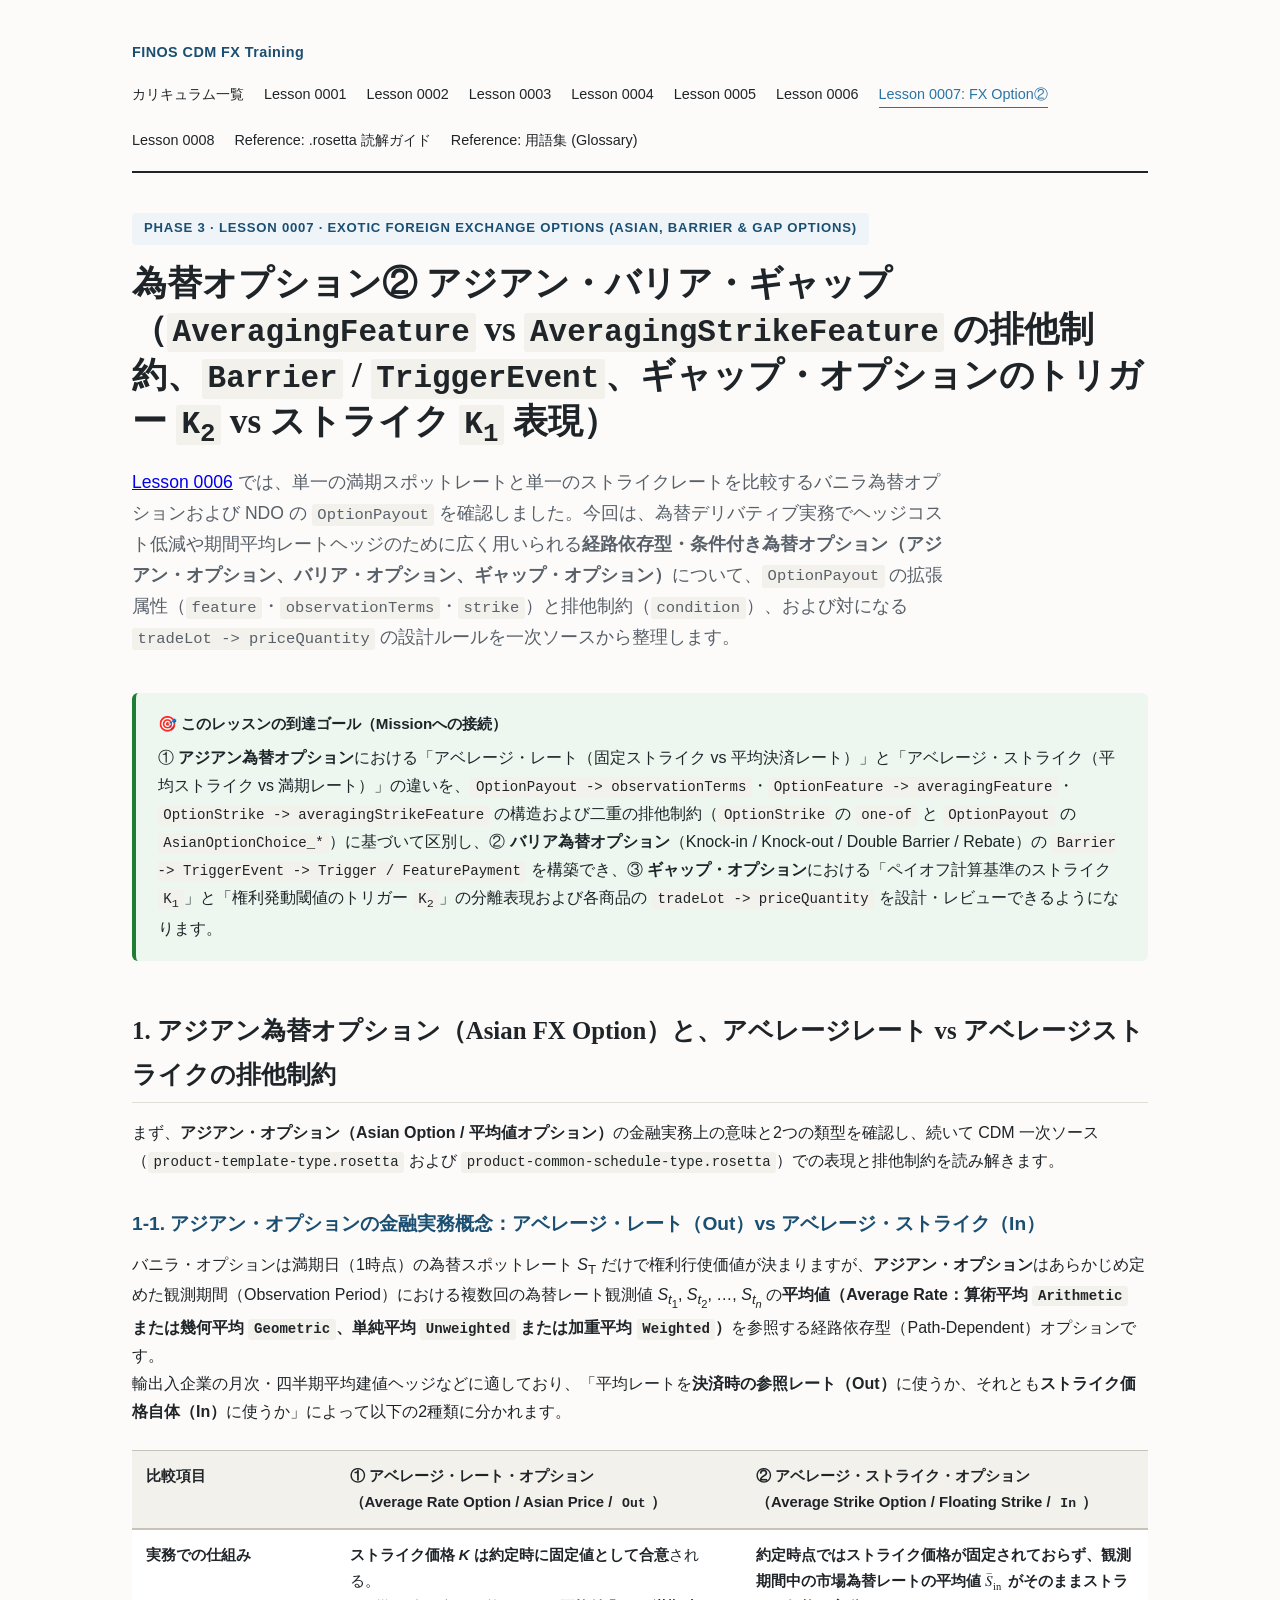
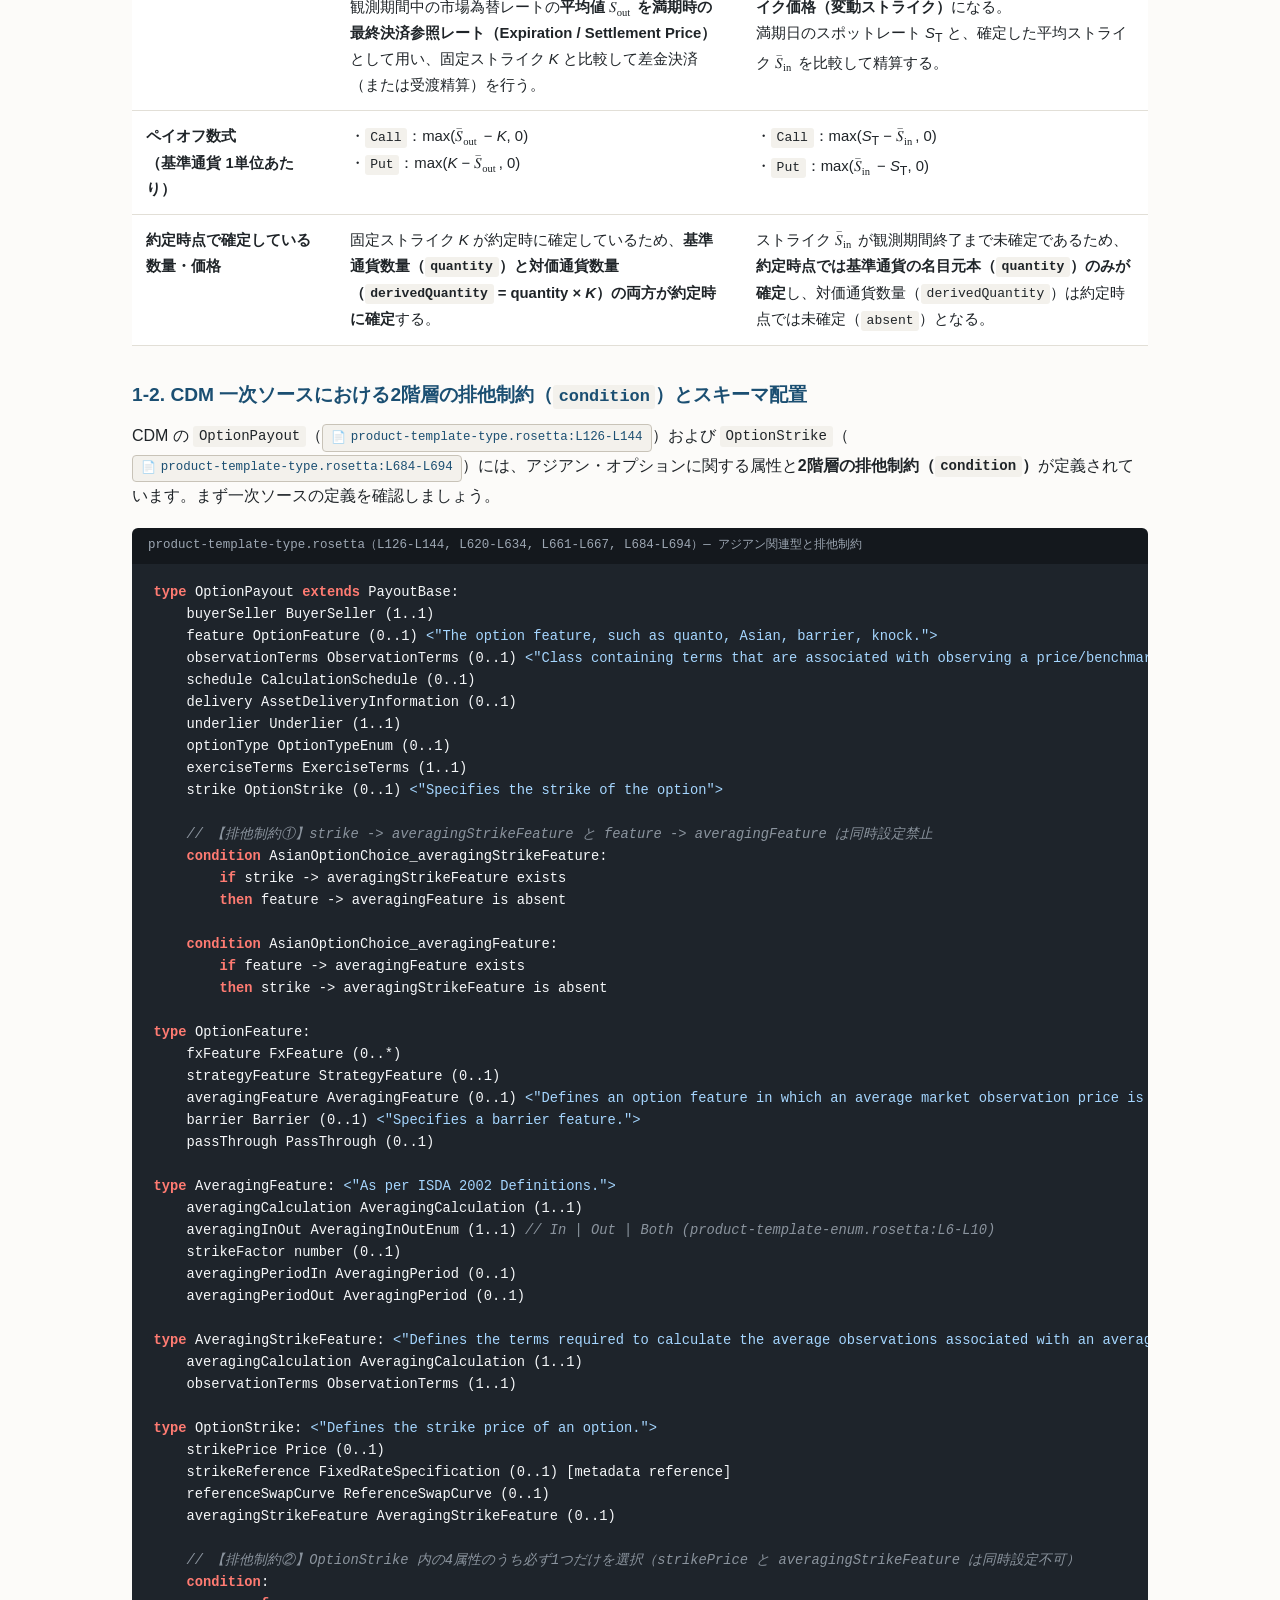
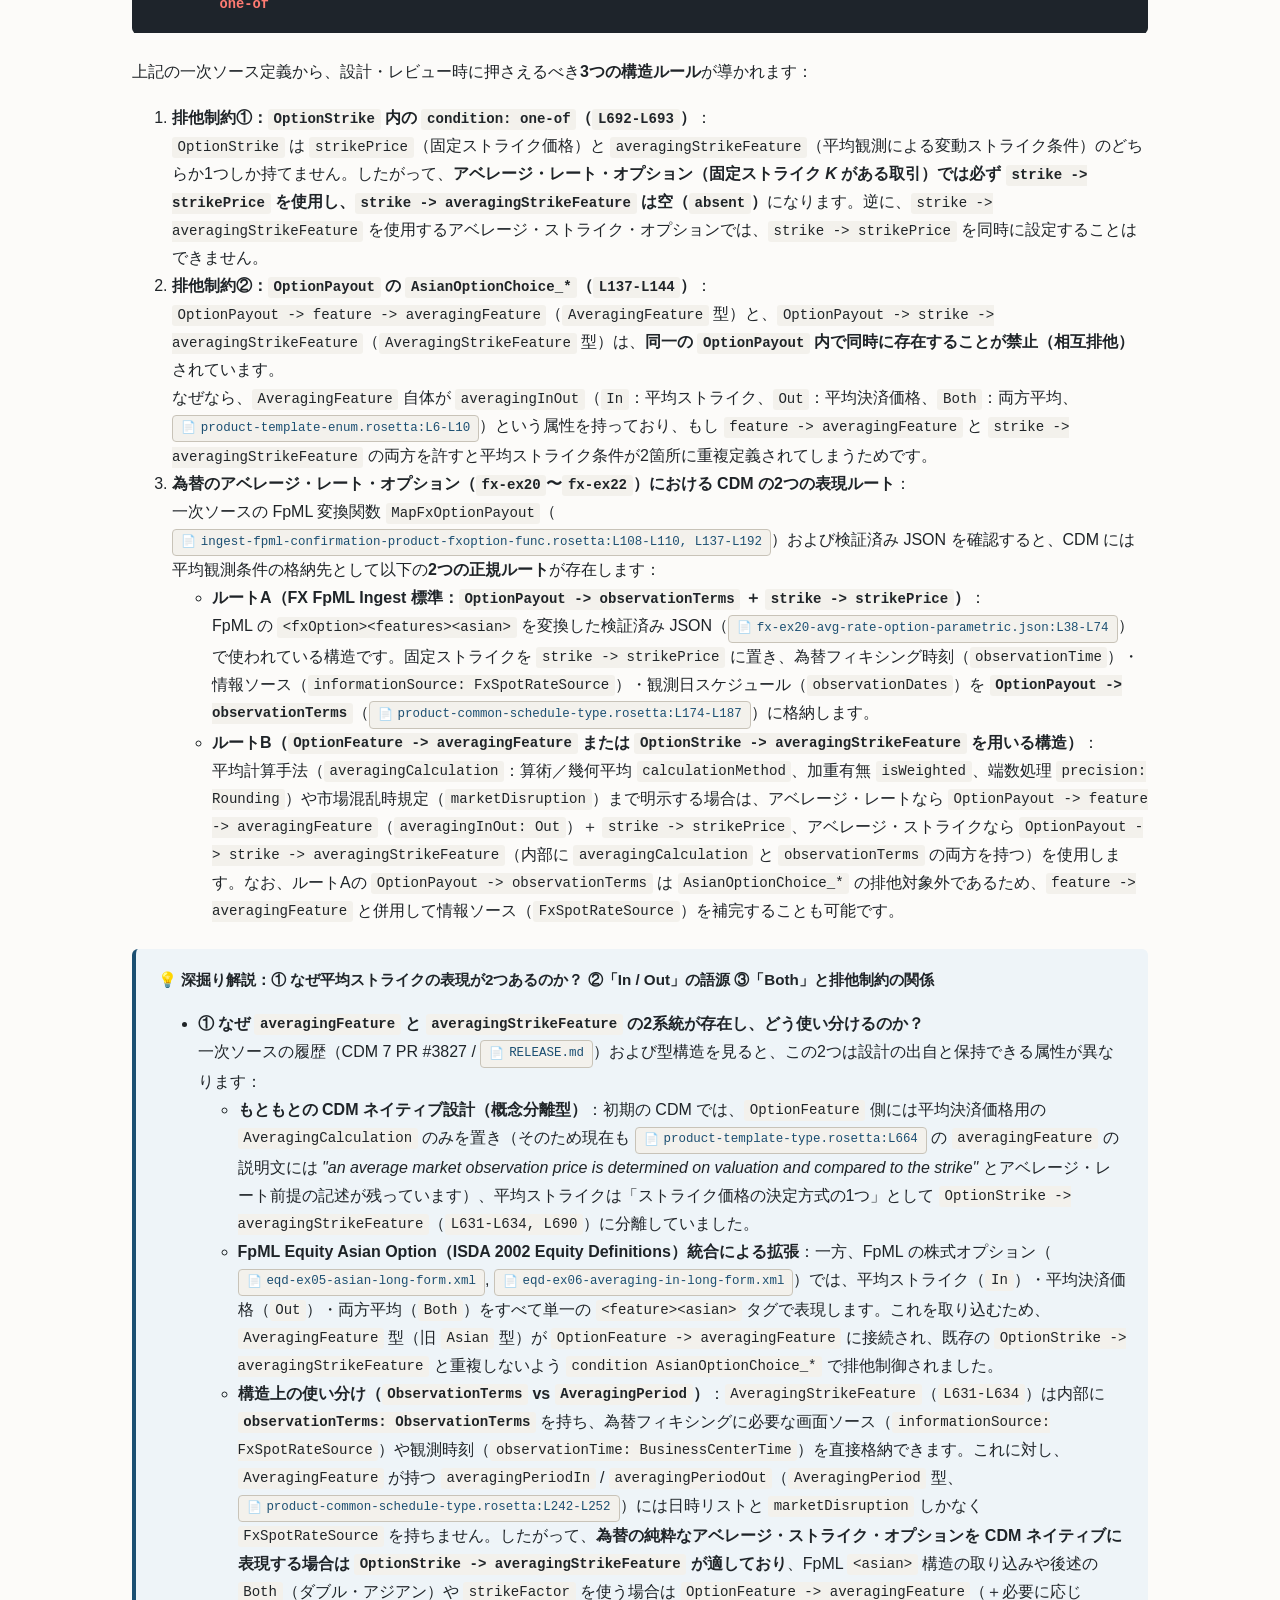
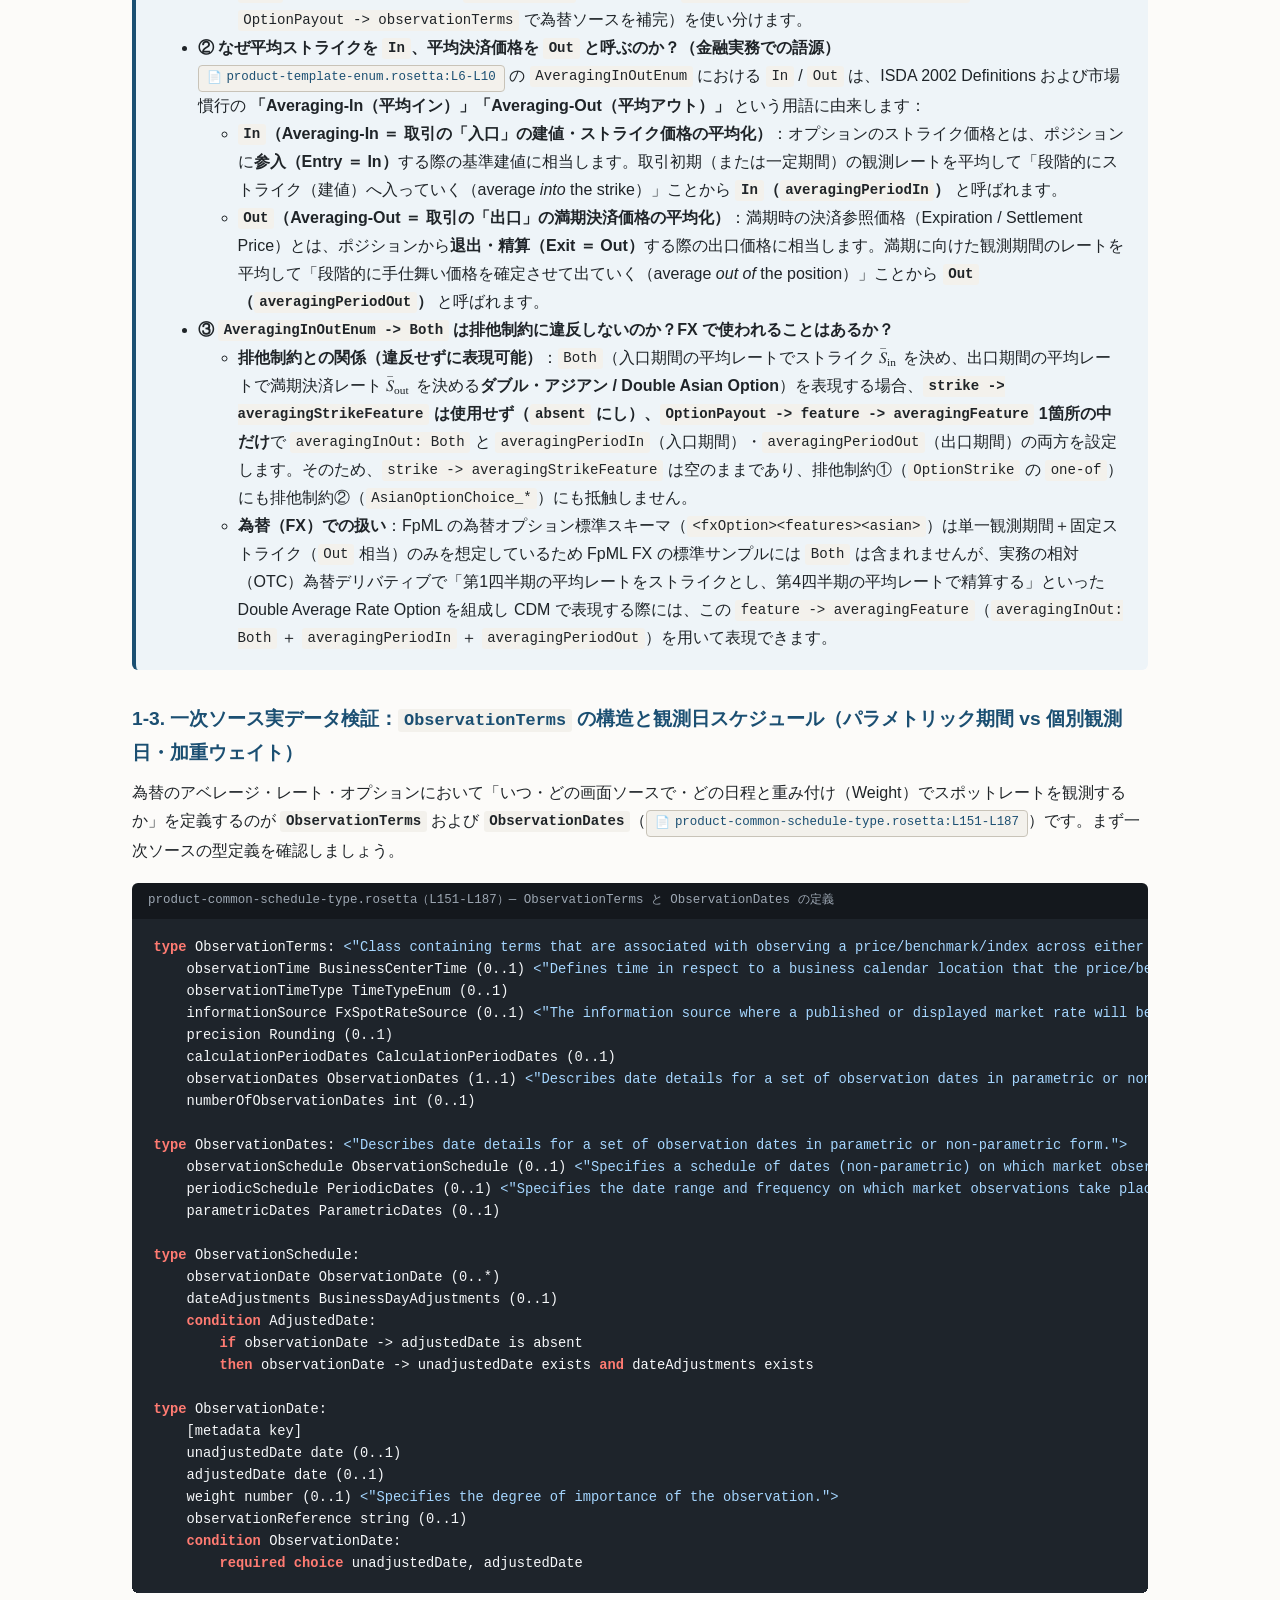
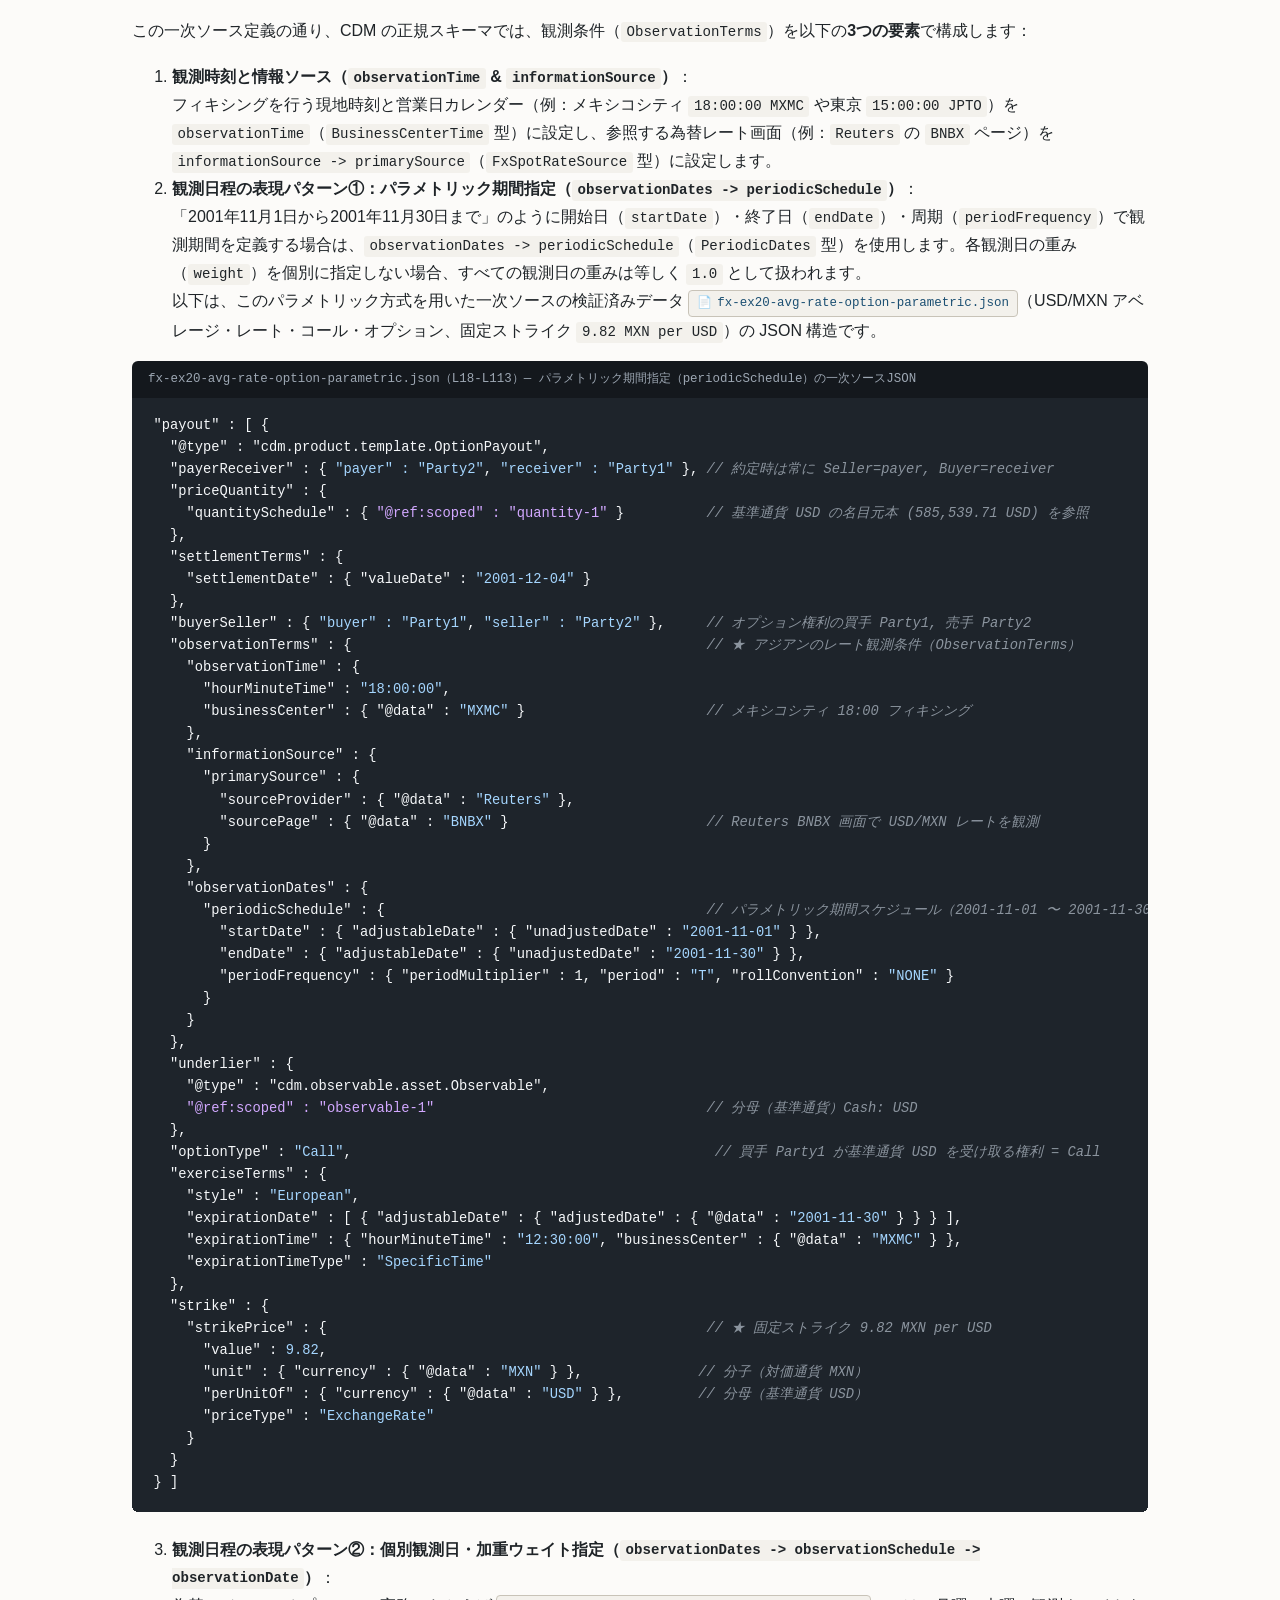
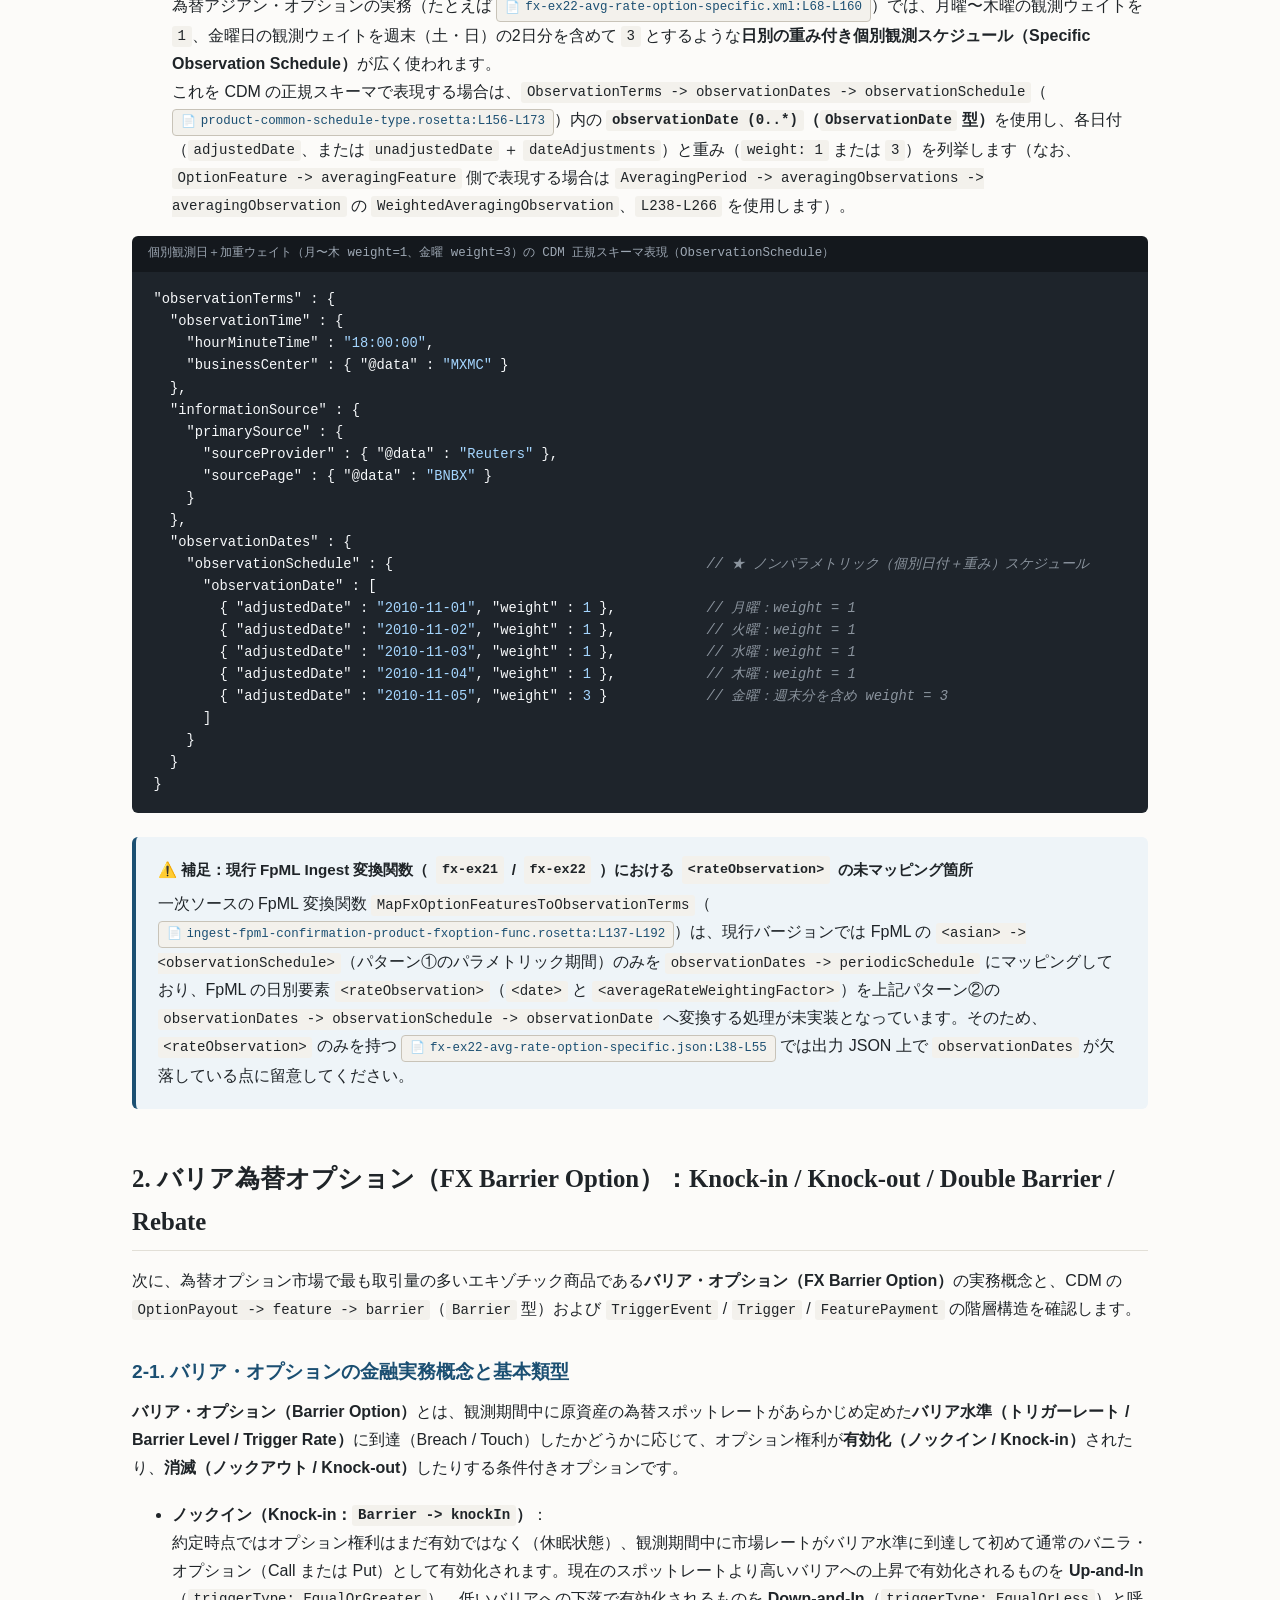
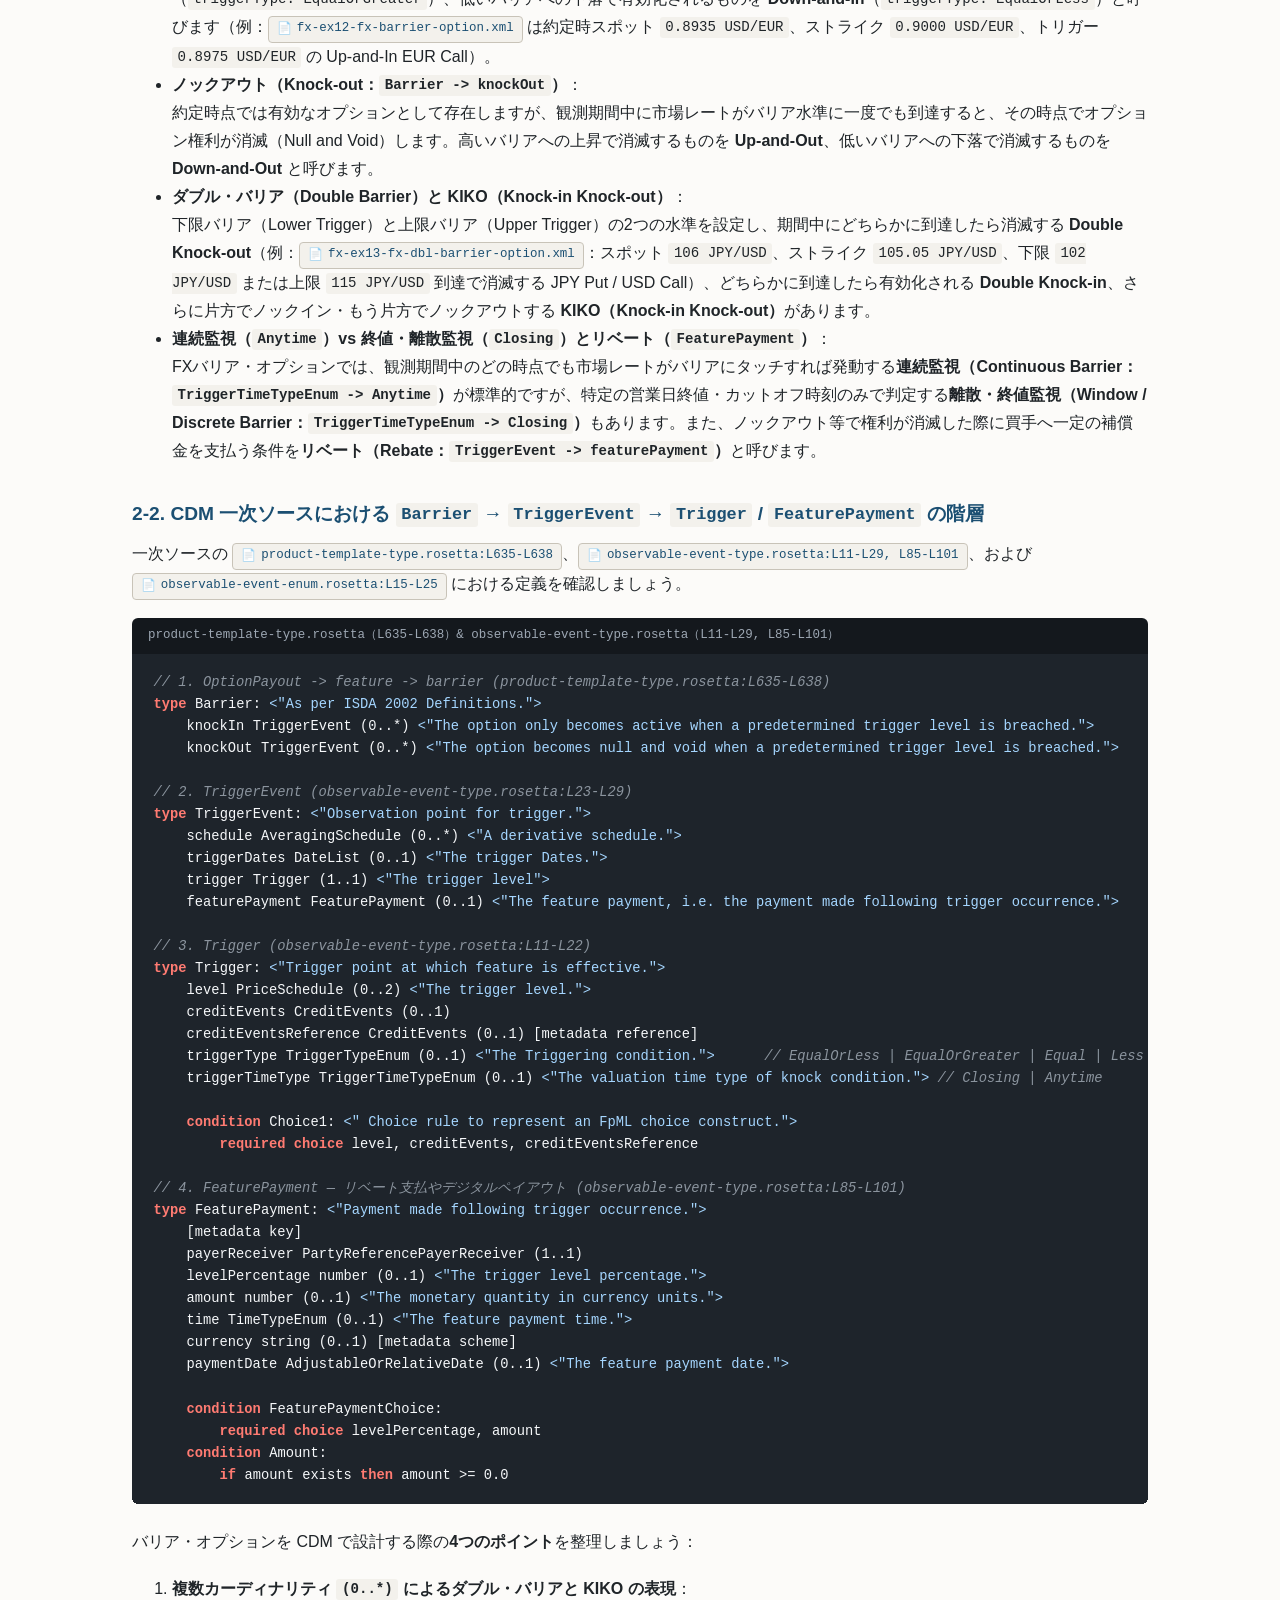
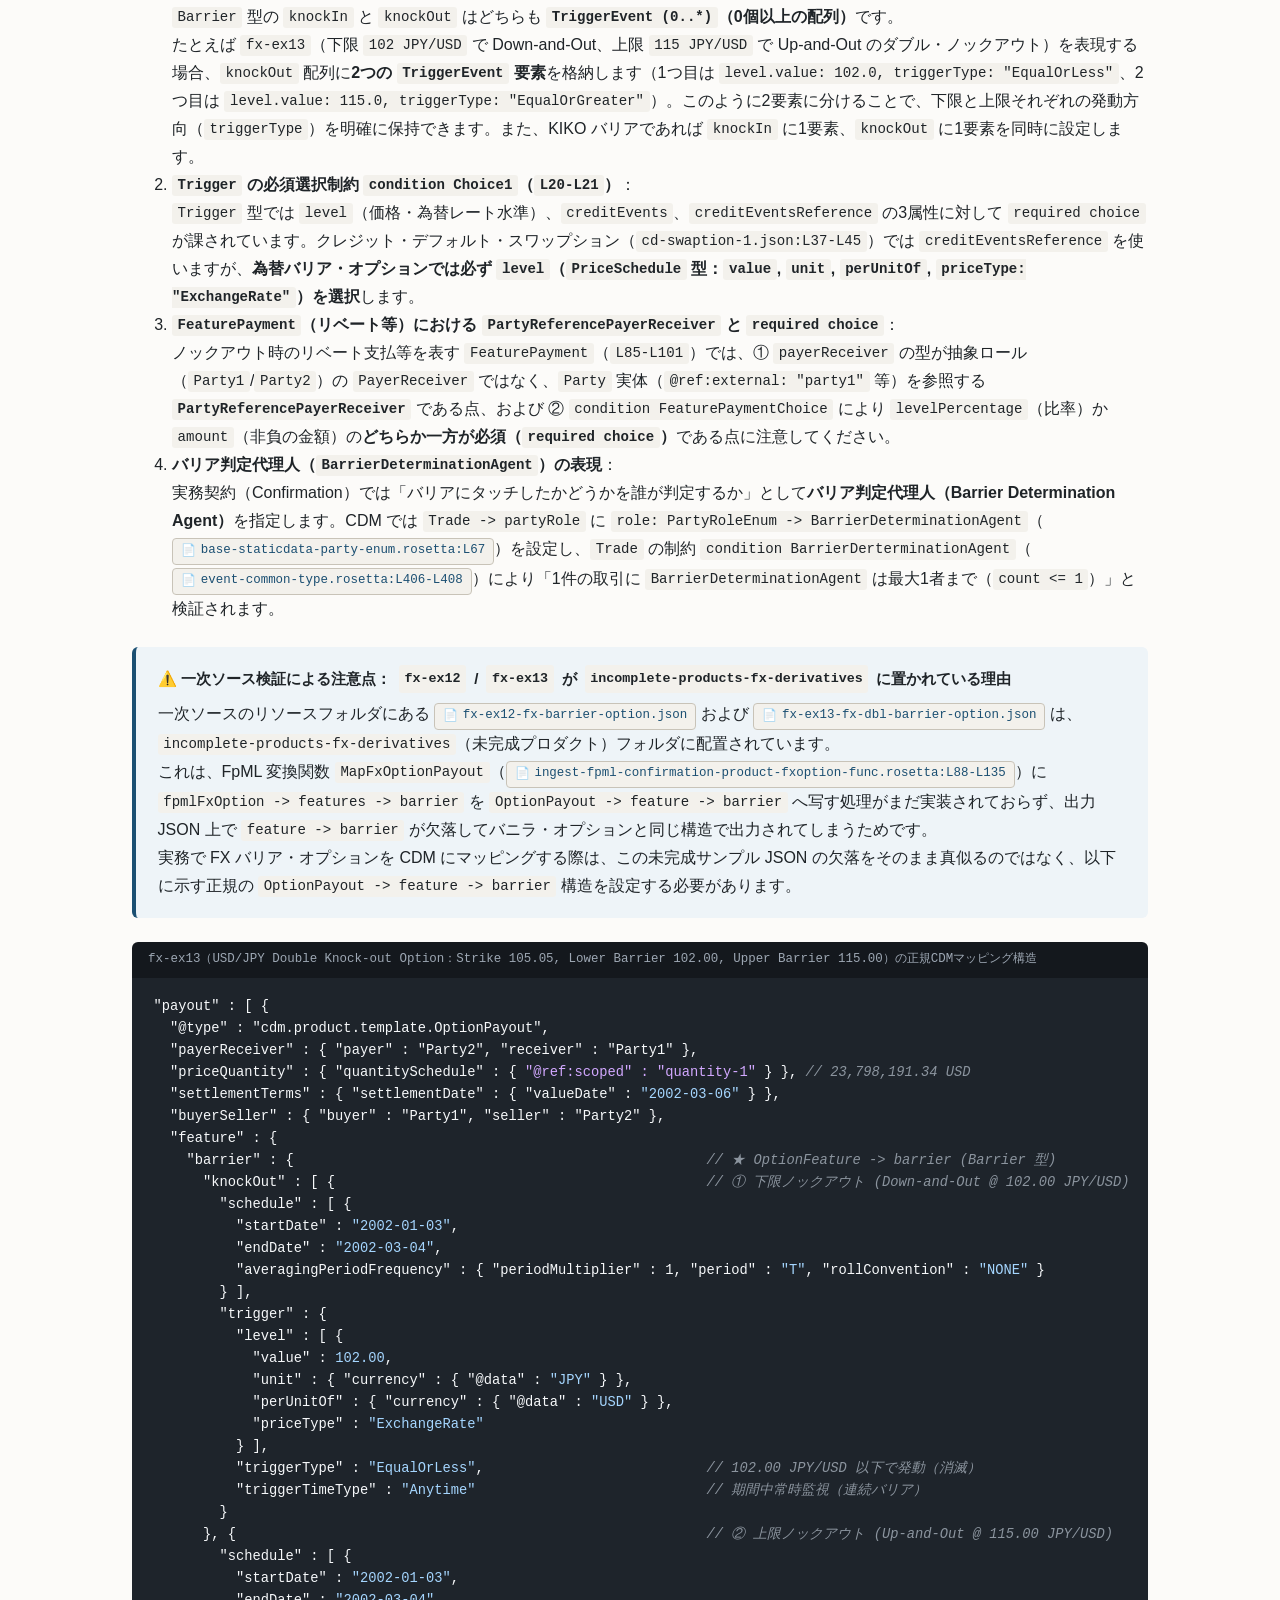
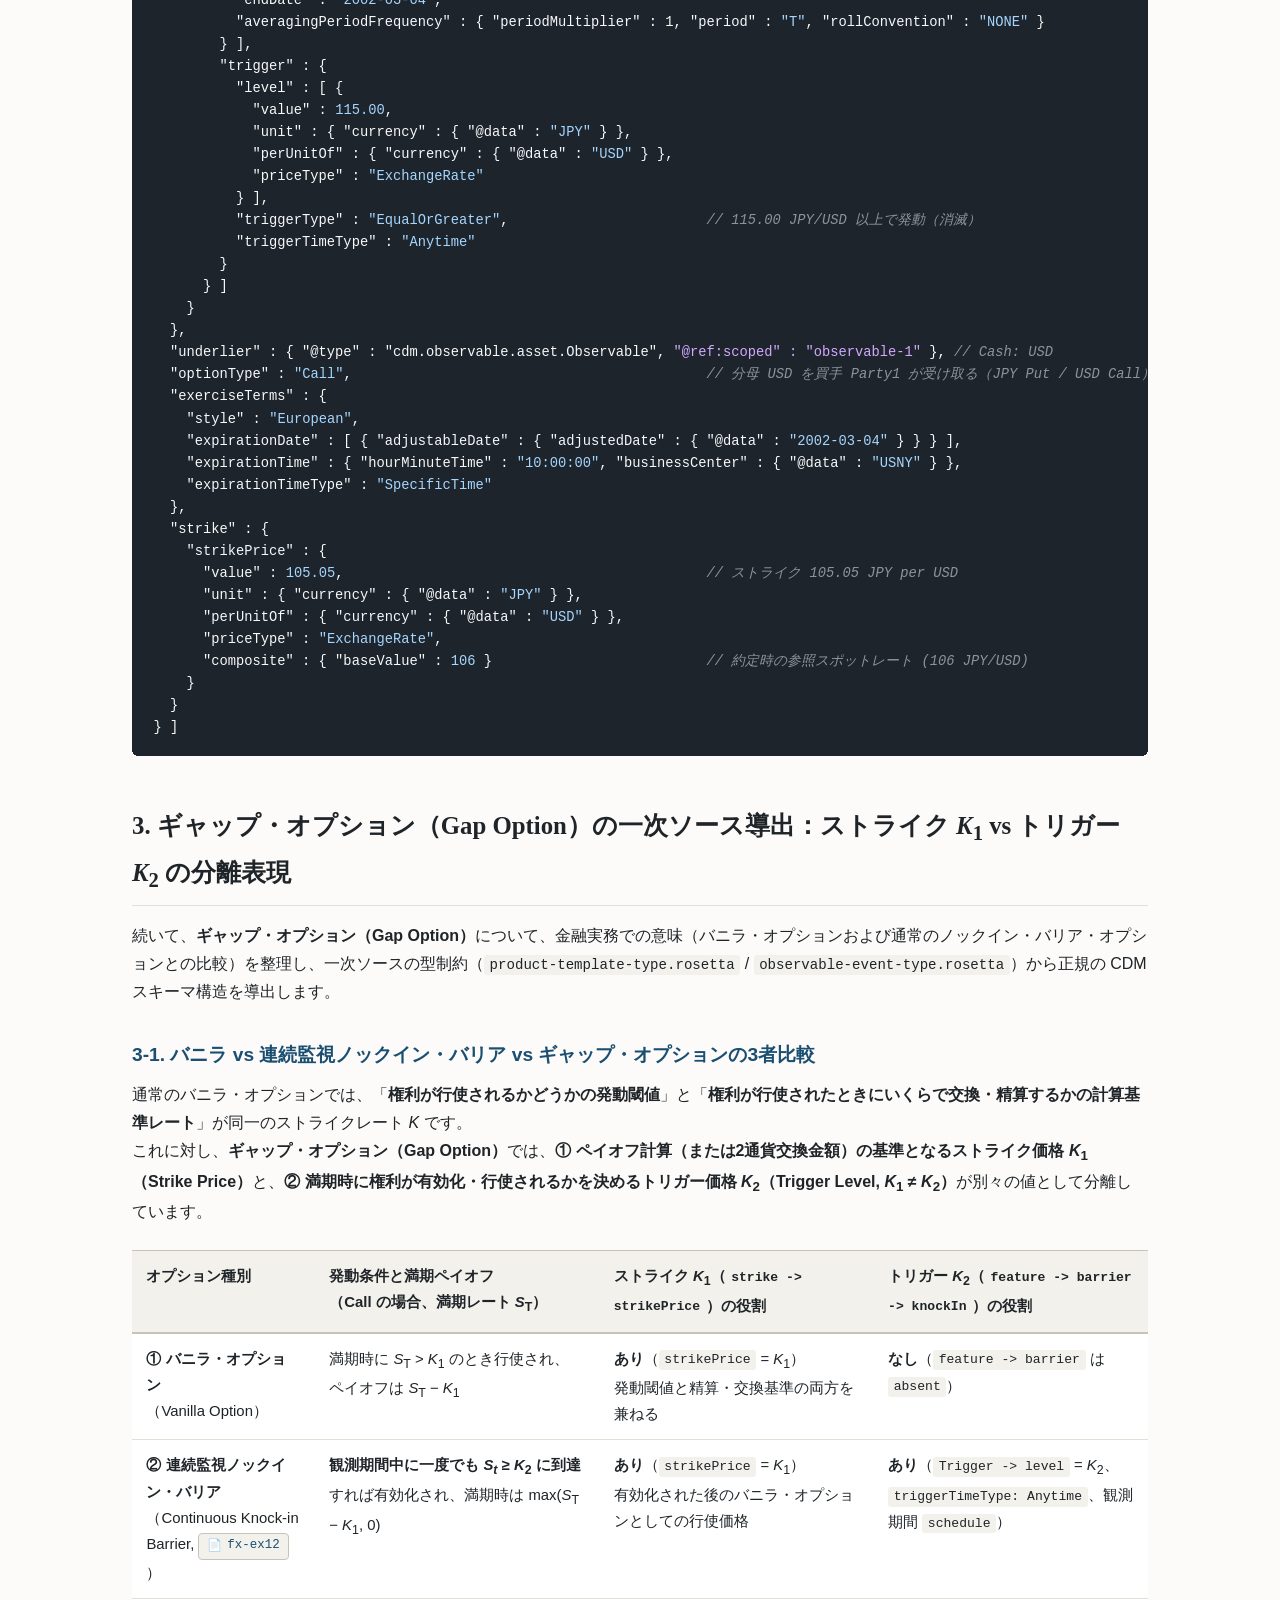
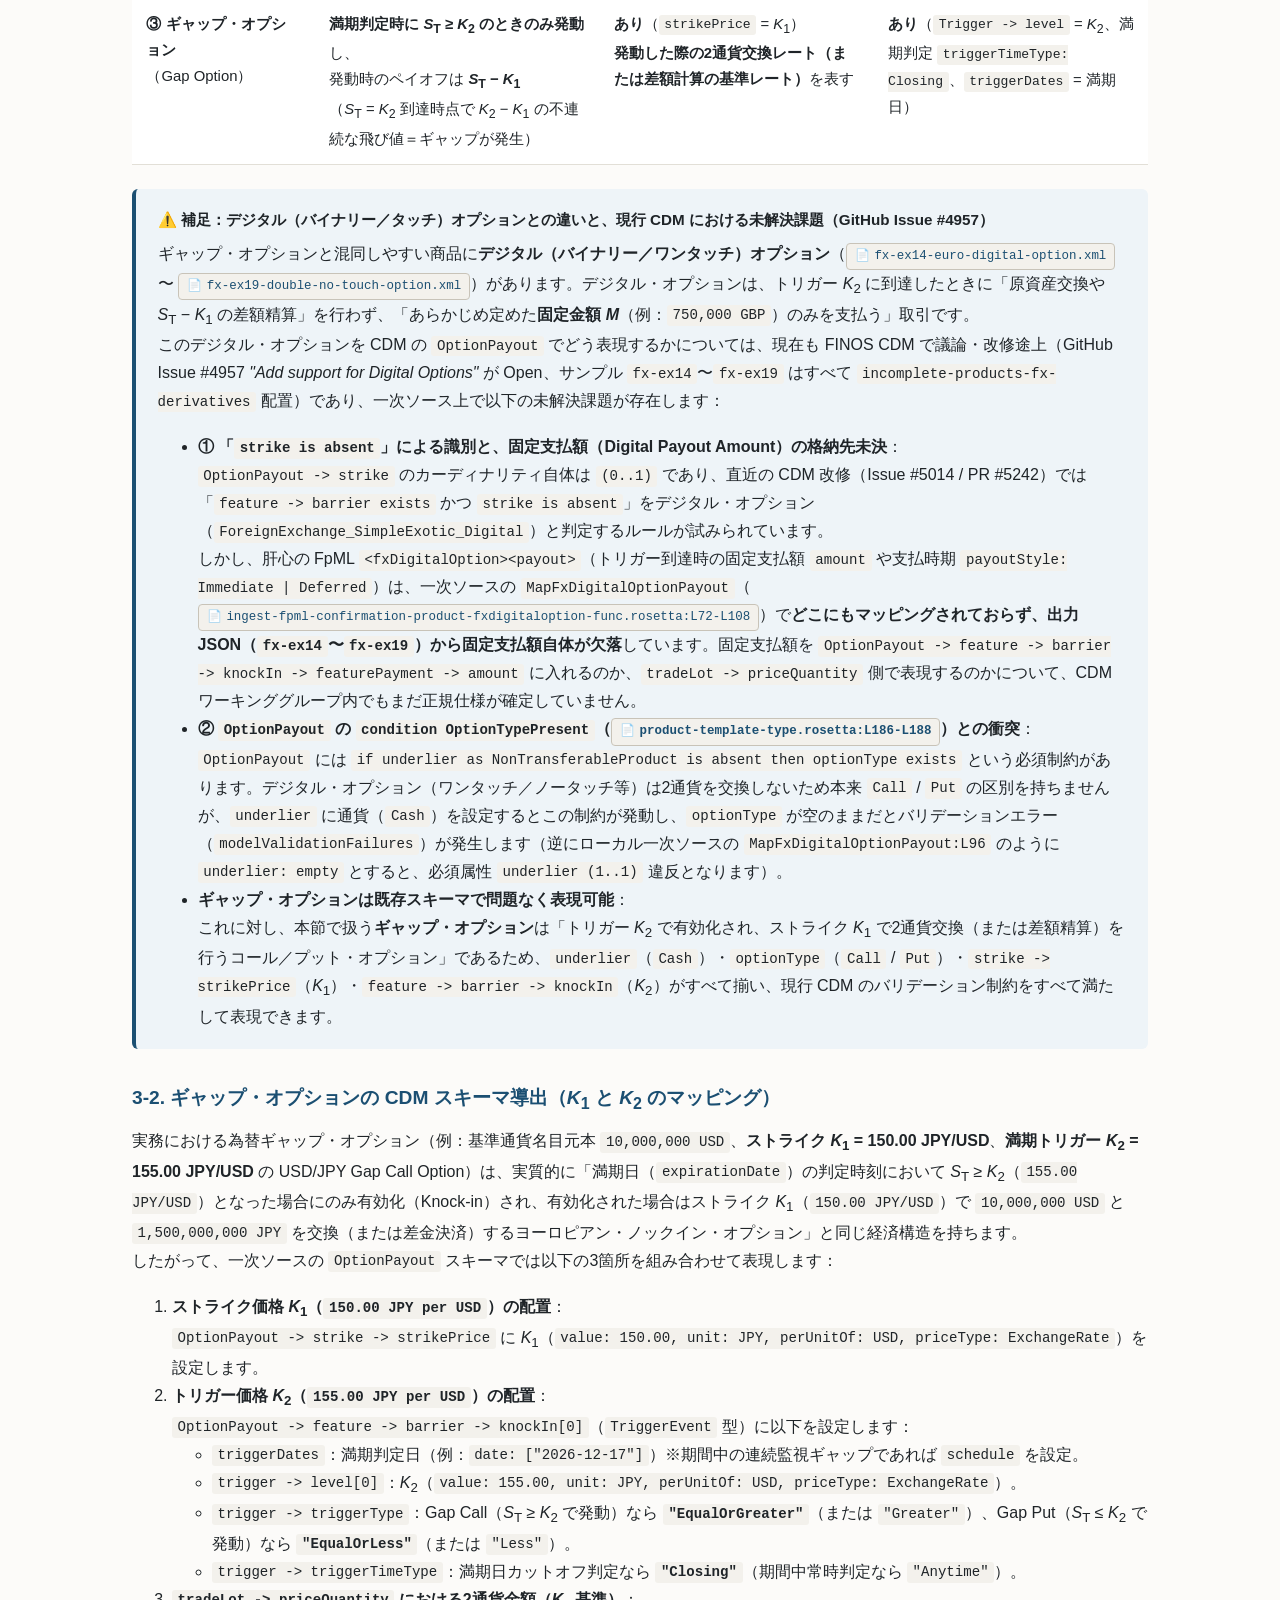
<file: lessons/0007-fx-asian-barrier-gap-options.html>
<!DOCTYPE html>
<html lang="ja">

<head>
  <meta charset="UTF-8" />
  <meta name="viewport" content="width=device-width, initial-scale=1.0" />
  <title>Lesson 0007: 為替オプション② アジアン・バリア・ギャップ（AveragingFeature vs AveragingStrikeFeature, Barrier / TriggerEvent, ギャップ K1
    vs K2）</title>
  <link rel="stylesheet" href="../assets/style.css" />
</head>

<body>
  <div class="page-wrapper">
    <nav class="workspace-nav">
      <a class="brand" href="./index.html">FINOS CDM FX Training</a>
      <div class="nav-links">
        <a href="./index.html">カリキュラム一覧</a>
        <a href="./0001-cdm-top-down-overview.html">Lesson 0001</a>
        <a href="./0002-trade-tradableproduct-party.html">Lesson 0002</a>
        <a href="./0003-pricequantity-fx-rate-and-scoped-references.html">Lesson 0003</a>
        <a href="./0004-fx-spot-forward-swap-settlementpayout.html">Lesson 0004</a>
        <a href="./0005-ndf-nds-cashsettlementterms-fixing.html">Lesson 0005</a>
        <a href="./0006-fx-vanilla-option-ndo-optionpayout.html">Lesson 0006</a>
        <a href="./0007-fx-asian-barrier-gap-options.html" class="active">Lesson 0007: FX Option②</a>
        <a href="./0008-synthetic-multi-forward-mapping.html">Lesson 0008</a>
        <a href="../reference/rosetta-reading-guide.html">Reference: .rosetta 読解ガイド</a>
        <a href="../reference/glossary.html">Reference: 用語集 (Glossary)</a>
      </div>
    </nav>

    <header class="lesson-header">
      <div class="lesson-meta">Phase 3 · Lesson 0007 · Exotic Foreign Exchange Options (Asian, Barrier &amp; Gap
        Options)</div>
      <h1>為替オプション② アジアン・バリア・ギャップ（<code>AveragingFeature</code> vs <code>AveragingStrikeFeature</code>
        の排他制約、<code>Barrier</code> / <code>TriggerEvent</code>、ギャップ・オプションのトリガー <code>K<sub>2</sub></code> vs ストライク
        <code>K<sub>1</sub></code> 表現）
      </h1>
      <p class="lesson-subtitle">
        <a href="./0006-fx-vanilla-option-ndo-optionpayout.html">Lesson 0006</a>
        では、単一の満期スポットレートと単一のストライクレートを比較するバニラ為替オプションおよび NDO の <code>OptionPayout</code>
        を確認しました。今回は、為替デリバティブ実務でヘッジコスト低減や期間平均レートヘッジのために広く用いられる<strong>経路依存型・条件付き為替オプション（アジアン・オプション、バリア・オプション、ギャップ・オプション）</strong>について、<code>OptionPayout</code>
        の拡張属性（<code>feature</code>・<code>observationTerms</code>・<code>strike</code>）と排他制約（<code>condition</code>）、および対になる
        <code>tradeLot -> priceQuantity</code> の設計ルールを一次ソースから整理します。
      </p>
    </header>

    <div class="callout callout-mission">
      <div class="callout-title">🎯 このレッスンの到達ゴール（Missionへの接続）</div>
      <p style="margin-bottom: 0;">
        ① <strong>アジアン為替オプション</strong>における「アベレージ・レート（固定ストライク vs 平均決済レート）」と「アベレージ・ストライク（平均ストライク vs
        満期レート）」の違いを、<code>OptionPayout -> observationTerms</code>・<code>OptionFeature -> averagingFeature</code>・<code>OptionStrike -> averagingStrikeFeature</code>
        の構造および二重の排他制約（<code>OptionStrike</code> の <code>one-of</code> と <code>OptionPayout</code> の
        <code>AsianOptionChoice_*</code>）に基づいて区別し、② <strong>バリア為替オプション</strong>（Knock-in / Knock-out / Double Barrier /
        Rebate）の <code>Barrier -> TriggerEvent -> Trigger / FeaturePayment</code> を構築でき、③
        <strong>ギャップ・オプション</strong>における「ペイオフ計算基準のストライク <code>K<sub>1</sub></code>」と「権利発動閾値のトリガー
        <code>K<sub>2</sub></code>」の分離表現および各商品の <code>tradeLot -> priceQuantity</code> を設計・レビューできるようになります。
      </p>
    </div>

    <!-- Section 1: Asian FX Options -->
    <section>
      <h2>1. アジアン為替オプション（Asian FX Option）と、アベレージレート vs アベレージストライクの排他制約</h2>
      <p>
        まず、<strong>アジアン・オプション（Asian Option / 平均値オプション）</strong>の金融実務上の意味と2つの類型を確認し、続いて CDM
        一次ソース（<code>product-template-type.rosetta</code> および
        <code>product-common-schedule-type.rosetta</code>）での表現と排他制約を読み解きます。
      </p>

      <h3>1-1. アジアン・オプションの金融実務概念：アベレージ・レート（Out）vs アベレージ・ストライク（In）</h3>
      <p>
        バニラ・オプションは満期日（1時点）の為替スポットレート <i>S</i><sub>T</sub> だけで権利行使価値が決まりますが、<strong>アジアン・オプション</strong>はあらかじめ定めた観測期間（Observation
        Period）における複数回の為替レート観測値 <i>S</i><sub><i>t</i><sub>1</sub></sub>, <i>S</i><sub><i>t</i><sub>2</sub></sub>, &hellip;, <i>S</i><sub><i>t</i><sub><i>n</i></sub></sub> の<strong>平均値（Average Rate：算術平均
          <code>Arithmetic</code> または幾何平均 <code>Geometric</code>、単純平均 <code>Unweighted</code> または加重平均
          <code>Weighted</code>）</strong>を参照する経路依存型（Path-Dependent）オプションです。<br />
        輸出入企業の月次・四半期平均建値ヘッジなどに適しており、「平均レートを<strong>決済時の参照レート（Out）</strong>に使うか、それとも<strong>ストライク価格自体（In）</strong>に使うか」によって以下の2種類に分かれます。
      </p>

      <table>
        <thead>
          <tr>
            <th style="width: 20%;">比較項目</th>
            <th style="width: 40%;">① アベレージ・レート・オプション<br />（Average Rate Option / Asian Price / <code>Out</code>）</th>
            <th style="width: 40%;">② アベレージ・ストライク・オプション<br />（Average Strike Option / Floating Strike / <code>In</code>）
            </th>
          </tr>
        </thead>
        <tbody>
          <tr>
            <td><strong>実務での仕組み</strong></td>
            <td>
              <strong>ストライク価格 <i>K</i> は約定時に固定値として合意</strong>される。<br />
              観測期間中の市場為替レートの<strong>平均値 <math><msub><mover><mi>S</mi><mo>&macr;</mo></mover><mtext>out</mtext></msub></math> を満期時の最終決済参照レート（Expiration / Settlement
                Price）</strong>として用い、固定ストライク <i>K</i> と比較して差金決済（または受渡精算）を行う。
            </td>
            <td>
              <strong>約定時点ではストライク価格が固定されておらず、観測期間中の市場為替レートの平均値 <math><msub><mover><mi>S</mi><mo>&macr;</mo></mover><mtext>in</mtext></msub></math>
                がそのままストライク価格（変動ストライク）</strong>になる。<br />
              満期日のスポットレート <i>S</i><sub>T</sub> と、確定した平均ストライク <math><msub><mover><mi>S</mi><mo>&macr;</mo></mover><mtext>in</mtext></msub></math> を比較して精算する。
            </td>
          </tr>
          <tr>
            <td><strong>ペイオフ数式<br />（基準通貨 1単位あたり）</strong></td>
            <td>
              ・<code>Call</code>：max(<math><msub><mover><mi>S</mi><mo>&macr;</mo></mover><mtext>out</mtext></msub></math> &minus; <i>K</i>, 0)<br />
              ・<code>Put</code>：max(<i>K</i> &minus; <math><msub><mover><mi>S</mi><mo>&macr;</mo></mover><mtext>out</mtext></msub></math>, 0)
            </td>
            <td>
              ・<code>Call</code>：max(<i>S</i><sub>T</sub> &minus; <math><msub><mover><mi>S</mi><mo>&macr;</mo></mover><mtext>in</mtext></msub></math>, 0)<br />
              ・<code>Put</code>：max(<math><msub><mover><mi>S</mi><mo>&macr;</mo></mover><mtext>in</mtext></msub></math> &minus; <i>S</i><sub>T</sub>, 0)
            </td>
          </tr>
          <tr>
            <td><strong>約定時点で確定している数量・価格</strong></td>
            <td>
              固定ストライク <i>K</i> が約定時に確定しているため、<strong>基準通貨数量（<code>quantity</code>）と対価通貨数量（<code>derivedQuantity</code> =
                quantity &times; <i>K</i>）の両方が約定時に確定</strong>する。
            </td>
            <td>
              ストライク <math><msub><mover><mi>S</mi><mo>&macr;</mo></mover><mtext>in</mtext></msub></math>
              が観測期間終了まで未確定であるため、<strong>約定時点では基準通貨の名目元本（<code>quantity</code>）のみが確定</strong>し、対価通貨数量（<code>derivedQuantity</code>）は約定時点では未確定（<code>absent</code>）となる。
            </td>
          </tr>
        </tbody>
      </table>

      <h3>1-2. CDM 一次ソースにおける2階層の排他制約（<code>condition</code>）とスキーマ配置</h3>
      <p>
        CDM の <code>OptionPayout</code>（<span class="cite-badge">product-template-type.rosetta:L126-L144</span>）および
        <code>OptionStrike</code>（<span
          class="cite-badge">product-template-type.rosetta:L684-L694</span>）には、アジアン・オプションに関する属性と<strong>2階層の排他制約（<code>condition</code>）</strong>が定義されています。まず一次ソースの定義を確認しましょう。
      </p>

      <div class="code-header">
        <span>product-template-type.rosetta（L126-L144, L620-L634, L661-L667, L684-L694）— アジアン関連型と排他制約</span>
      </div>
      <pre><code><span class="kw">type</span> <span class="tp">OptionPayout</span> <span class="kw">extends</span> <span class="tp">PayoutBase</span>:
    buyerSeller <span class="tp">BuyerSeller</span> (1..1)
    feature <span class="tp">OptionFeature</span> (0..1) <span class="st">&lt;"The option feature, such as quanto, Asian, barrier, knock."&gt;</span>
    observationTerms <span class="tp">ObservationTerms</span> (0..1) <span class="st">&lt;"Class containing terms that are associated with observing a price/benchmark/index across either single or multple observations."&gt;</span>
    schedule <span class="tp">CalculationSchedule</span> (0..1)
    delivery <span class="tp">AssetDeliveryInformation</span> (0..1)
    underlier <span class="tp">Underlier</span> (1..1)
    optionType <span class="tp">OptionTypeEnum</span> (0..1)
    exerciseTerms <span class="tp">ExerciseTerms</span> (1..1)
    strike <span class="tp">OptionStrike</span> (0..1) <span class="st">&lt;"Specifies the strike of the option"&gt;</span>

    <span class="cm">// 【排他制約①】strike -&gt; averagingStrikeFeature と feature -&gt; averagingFeature は同時設定禁止</span>
    <span class="kw">condition</span> <span class="tp">AsianOptionChoice_averagingStrikeFeature</span>:
        <span class="kw">if</span> strike -&gt; averagingStrikeFeature exists
        <span class="kw">then</span> feature -&gt; averagingFeature is absent

    <span class="kw">condition</span> <span class="tp">AsianOptionChoice_averagingFeature</span>:
        <span class="kw">if</span> feature -&gt; averagingFeature exists
        <span class="kw">then</span> strike -&gt; averagingStrikeFeature is absent

<span class="kw">type</span> <span class="tp">OptionFeature</span>:
    fxFeature <span class="tp">FxFeature</span> (0..*)
    strategyFeature <span class="tp">StrategyFeature</span> (0..1)
    averagingFeature <span class="tp">AveragingFeature</span> (0..1) <span class="st">&lt;"Defines an option feature in which an average market observation price is determined on valuation and compared to the strike to determine a settlement amount."&gt;</span>
    barrier <span class="tp">Barrier</span> (0..1) <span class="st">&lt;"Specifies a barrier feature."&gt;</span>
    passThrough <span class="tp">PassThrough</span> (0..1)

<span class="kw">type</span> <span class="tp">AveragingFeature</span>: <span class="st">&lt;"As per ISDA 2002 Definitions."&gt;</span>
    averagingCalculation <span class="tp">AveragingCalculation</span> (1..1)
    averagingInOut <span class="tp">AveragingInOutEnum</span> (1..1) <span class="cm">// In | Out | Both (product-template-enum.rosetta:L6-L10)</span>
    strikeFactor <span class="tp">number</span> (0..1)
    averagingPeriodIn <span class="tp">AveragingPeriod</span> (0..1)
    averagingPeriodOut <span class="tp">AveragingPeriod</span> (0..1)

<span class="kw">type</span> <span class="tp">AveragingStrikeFeature</span>: <span class="st">&lt;"Defines the terms required to calculate the average observations associated with an averaging strike."&gt;</span>
    averagingCalculation <span class="tp">AveragingCalculation</span> (1..1)
    observationTerms <span class="tp">ObservationTerms</span> (1..1)

<span class="kw">type</span> <span class="tp">OptionStrike</span>: <span class="st">&lt;"Defines the strike price of an option."&gt;</span>
    strikePrice <span class="tp">Price</span> (0..1)
    strikeReference <span class="tp">FixedRateSpecification</span> (0..1) [metadata reference]
    referenceSwapCurve <span class="tp">ReferenceSwapCurve</span> (0..1)
    averagingStrikeFeature <span class="tp">AveragingStrikeFeature</span> (0..1)

    <span class="cm">// 【排他制約②】OptionStrike 内の4属性のうち必ず1つだけを選択（strikePrice と averagingStrikeFeature は同時設定不可）</span>
    <span class="kw">condition</span>:
        <span class="kw">one-of</span></code></pre>

      <p>
        上記の一次ソース定義から、設計・レビュー時に押さえるべき<strong>3つの構造ルール</strong>が導かれます：
      </p>
      <ol>
        <li>
          <strong>排他制約①：<code>OptionStrike</code> 内の
            <code>condition: one-of</code>（<code>L692-L693</code>）</strong>：<br />
          <code>OptionStrike</code> は <code>strikePrice</code>（固定ストライク価格）と
          <code>averagingStrikeFeature</code>（平均観測による変動ストライク条件）のどちらか1つしか持てません。したがって、<strong>アベレージ・レート・オプション（固定ストライク <i>K</i>
            がある取引）では必ず <code>strike -> strikePrice</code> を使用し、<code>strike -> averagingStrikeFeature</code>
            は空（<code>absent</code>）</strong>になります。逆に、<code>strike -> averagingStrikeFeature</code>
          を使用するアベレージ・ストライク・オプションでは、<code>strike -> strikePrice</code> を同時に設定することはできません。
        </li>
        <li>
          <strong>排他制約②：<code>OptionPayout</code> の
            <code>AsianOptionChoice_*</code>（<code>L137-L144</code>）</strong>：<br />
          <code>OptionPayout -> feature -> averagingFeature</code>（<code>AveragingFeature</code>
          型）と、<code>OptionPayout -> strike -> averagingStrikeFeature</code>（<code>AveragingStrikeFeature</code>
          型）は、<strong>同一の <code>OptionPayout</code> 内で同時に存在することが禁止（相互排他）</strong>されています。<br />
          なぜなら、<code>AveragingFeature</code> 自体が
          <code>averagingInOut</code>（<code>In</code>：平均ストライク、<code>Out</code>：平均決済価格、<code>Both</code>：両方平均、<span
            class="cite-badge">product-template-enum.rosetta:L6-L10</span>）という属性を持っており、もし
          <code>feature -> averagingFeature</code> と <code>strike -> averagingStrikeFeature</code>
          の両方を許すと平均ストライク条件が2箇所に重複定義されてしまうためです。
        </li>
        <li>
          <strong>為替のアベレージ・レート・オプション（<code>fx-ex20</code>〜<code>fx-ex22</code>）における CDM の2つの表現ルート</strong>：<br />
          一次ソースの FpML 変換関数 <code>MapFxOptionPayout</code>（<span
            class="cite-badge">ingest-fpml-confirmation-product-fxoption-func.rosetta:L108-L110,
            L137-L192</span>）および検証済み JSON を確認すると、CDM には平均観測条件の格納先として以下の<strong>2つの正規ルート</strong>が存在します：
          <ul>
            <li>
              <strong>ルートA（FX FpML Ingest 標準：<code>OptionPayout -> observationTerms</code> ＋
                <code>strike -> strikePrice</code>）</strong>：<br />
              FpML の <code>&lt;fxOption&gt;&lt;features&gt;&lt;asian&gt;</code> を変換した検証済み JSON（<span
                class="cite-badge">fx-ex20-avg-rate-option-parametric.json:L38-L74</span>）で使われている構造です。固定ストライクを
              <code>strike -> strikePrice</code>
              に置き、為替フィキシング時刻（<code>observationTime</code>）・情報ソース（<code>informationSource: FxSpotRateSource</code>）・観測日スケジュール（<code>observationDates</code>）を
              <strong><code>OptionPayout -> observationTerms</code></strong>（<span
                class="cite-badge">product-common-schedule-type.rosetta:L174-L187</span>）に格納します。
            </li>
            <li>
              <strong>ルートB（<code>OptionFeature -> averagingFeature</code> または
                <code>OptionStrike -> averagingStrikeFeature</code> を用いる構造）</strong>：<br />
              平均計算手法（<code>averagingCalculation</code>：算術／幾何平均 <code>calculationMethod</code>、加重有無
              <code>isWeighted</code>、端数処理
              <code>precision: Rounding</code>）や市場混乱時規定（<code>marketDisruption</code>）まで明示する場合は、アベレージ・レートなら
              <code>OptionPayout -> feature -> averagingFeature</code>（<code>averagingInOut: Out</code>）＋
              <code>strike -> strikePrice</code>、アベレージ・ストライクなら
              <code>OptionPayout -> strike -> averagingStrikeFeature</code>（内部に <code>averagingCalculation</code> と
              <code>observationTerms</code> の両方を持つ）を使用します。なお、ルートAの <code>OptionPayout -> observationTerms</code> は
              <code>AsianOptionChoice_*</code> の排他対象外であるため、<code>feature -> averagingFeature</code>
              と併用して情報ソース（<code>FxSpotRateSource</code>）を補完することも可能です。
            </li>
          </ul>
        </li>
      </ol>

      <div class="callout">
        <div class="callout-title">💡 深掘り解説：① なぜ平均ストライクの表現が2つあるのか？ ②「In / Out」の語源 ③「Both」と排他制約の関係</div>
        <ul style="margin-bottom: 0;">
          <li>
            <strong>① なぜ <code>averagingFeature</code> と <code>averagingStrikeFeature</code>
              の2系統が存在し、どう使い分けるのか？</strong><br />
            一次ソースの履歴（CDM 7 PR #3827 / <span class="cite-badge">RELEASE.md</span>）および型構造を見ると、この2つは設計の出自と保持できる属性が異なります：
            <ul>
              <li><strong>もともとの CDM ネイティブ設計（概念分離型）</strong>：初期の CDM では、<code>OptionFeature</code> 側には平均決済価格用の
                <code>AveragingCalculation</code> のみを置き（そのため現在も <span
                  class="cite-badge">product-template-type.rosetta:L664</span> の <code>averagingFeature</code> の説明文には
                <em>"an average market observation price is determined on valuation and compared to the strike"</em>
                とアベレージ・レート前提の記述が残っています）、平均ストライクは「ストライク価格の決定方式の1つ」として
                <code>OptionStrike -> averagingStrikeFeature</code>（<code>L631-L634, L690</code>）に分離していました。
              </li>
              <li><strong>FpML Equity Asian Option（ISDA 2002 Equity Definitions）統合による拡張</strong>：一方、FpML の株式オプション（<span
                  class="cite-badge">eqd-ex05-asian-long-form.xml</span>, <span
                  class="cite-badge">eqd-ex06-averaging-in-long-form.xml</span>）では、平均ストライク（<code>In</code>）・平均決済価格（<code>Out</code>）・両方平均（<code>Both</code>）をすべて単一の
                <code>&lt;feature&gt;&lt;asian&gt;</code> タグで表現します。これを取り込むため、<code>AveragingFeature</code> 型（旧
                <code>Asian</code> 型）が <code>OptionFeature -> averagingFeature</code> に接続され、既存の
                <code>OptionStrike -> averagingStrikeFeature</code> と重複しないよう <code>condition AsianOptionChoice_*</code>
                で排他制御されました。
              </li>
              <li><strong>構造上の使い分け（<code>ObservationTerms</code> vs
                  <code>AveragingPeriod</code>）</strong>：<code>AveragingStrikeFeature</code>（<code>L631-L634</code>）は内部に
                <strong><code>observationTerms: ObservationTerms</code></strong>
                を持ち、為替フィキシングに必要な画面ソース（<code>informationSource: FxSpotRateSource</code>）や観測時刻（<code>observationTime: BusinessCenterTime</code>）を直接格納できます。これに対し、<code>AveragingFeature</code>
                が持つ <code>averagingPeriodIn</code> / <code>averagingPeriodOut</code>（<code>AveragingPeriod</code>
                型、<span class="cite-badge">product-common-schedule-type.rosetta:L242-L252</span>）には日時リストと
                <code>marketDisruption</code> しかなく <code>FxSpotRateSource</code>
                を持ちません。したがって、<strong>為替の純粋なアベレージ・ストライク・オプションを CDM ネイティブに表現する場合は
                  <code>OptionStrike -> averagingStrikeFeature</code> が適しており</strong>、FpML <code>&lt;asian&gt;</code>
                構造の取り込みや後述の <code>Both</code>（ダブル・アジアン）や <code>strikeFactor</code> を使う場合は
                <code>OptionFeature -> averagingFeature</code>（＋必要に応じ <code>OptionPayout -> observationTerms</code>
                で為替ソースを補完）を使い分けます。
              </li>
            </ul>
          </li>
          <li>
            <strong>② なぜ平均ストライクを <code>In</code>、平均決済価格を <code>Out</code> と呼ぶのか？（金融実務での語源）</strong><br />
            <span class="cite-badge">product-template-enum.rosetta:L6-L10</span> の <code>AveragingInOutEnum</code> における
            <code>In</code> / <code>Out</code> は、ISDA 2002 Definitions および市場慣行の
            <strong>「Averaging-In（平均イン）」「Averaging-Out（平均アウト）」</strong> という用語に由来します：
            <ul>
              <li><strong><code>In</code>（Averaging-In ＝
                  取引の「入口」の建値・ストライク価格の平均化）</strong>：オプションのストライク価格とは、ポジションに<strong>参入（Entry ＝
                  In）</strong>する際の基準建値に相当します。取引初期（または一定期間）の観測レートを平均して「段階的にストライク（建値）へ入っていく（average <em>into</em> the
                strike）」ことから <strong><code>In</code>（<code>averagingPeriodIn</code>）</strong> と呼ばれます。</li>
              <li><strong><code>Out</code>（Averaging-Out ＝ 取引の「出口」の満期決済価格の平均化）</strong>：満期時の決済参照価格（Expiration /
                Settlement Price）とは、ポジションから<strong>退出・精算（Exit ＝
                  Out）</strong>する際の出口価格に相当します。満期に向けた観測期間のレートを平均して「段階的に手仕舞い価格を確定させて出ていく（average <em>out of</em> the
                position）」ことから <strong><code>Out</code>（<code>averagingPeriodOut</code>）</strong> と呼ばれます。</li>
            </ul>
          </li>
          <li>
            <strong>③ <code>AveragingInOutEnum -> Both</code> は排他制約に違反しないのか？FX で使われることはあるか？</strong><br />
            <ul>
              <li><strong>排他制約との関係（違反せずに表現可能）</strong>：<code>Both</code>（入口期間の平均レートでストライク <math><msub><mover><mi>S</mi><mo>&macr;</mo></mover><mtext>in</mtext></msub></math>
                を決め、出口期間の平均レートで満期決済レート <math><msub><mover><mi>S</mi><mo>&macr;</mo></mover><mtext>out</mtext></msub></math> を決める<strong>ダブル・アジアン / Double Asian
                  Option</strong>）を表現する場合、<strong><code>strike -> averagingStrikeFeature</code>
                  は使用せず（<code>absent</code> にし）、<code>OptionPayout -> feature -> averagingFeature</code>
                  1箇所の中だけ</strong>で <code>averagingInOut: Both</code> と
                <code>averagingPeriodIn</code>（入口期間）・<code>averagingPeriodOut</code>（出口期間）の両方を設定します。そのため、<code>strike -> averagingStrikeFeature</code>
                は空のままであり、排他制約①（<code>OptionStrike</code> の
                <code>one-of</code>）にも排他制約②（<code>AsianOptionChoice_*</code>）にも抵触しません。
              </li>
              <li><strong>為替（FX）での扱い</strong>：FpML
                の為替オプション標準スキーマ（<code>&lt;fxOption&gt;&lt;features&gt;&lt;asian&gt;</code>）は単一観測期間＋固定ストライク（<code>Out</code>
                相当）のみを想定しているため FpML FX の標準サンプルには <code>Both</code>
                は含まれませんが、実務の相対（OTC）為替デリバティブで「第1四半期の平均レートをストライクとし、第4四半期の平均レートで精算する」といった Double Average Rate Option を組成し
                CDM で表現する際には、この <code>feature -> averagingFeature</code>（<code>averagingInOut: Both</code> ＋
                <code>averagingPeriodIn</code> ＋ <code>averagingPeriodOut</code>）を用いて表現できます。
              </li>
            </ul>
          </li>
        </ul>
      </div>

      <h3>1-3. 一次ソース実データ検証：<code>ObservationTerms</code> の構造と観測日スケジュール（パラメトリック期間 vs 個別観測日・加重ウェイト）</h3>
      <p>
        為替のアベレージ・レート・オプションにおいて「いつ・どの画面ソースで・どの日程と重み付け（Weight）でスポットレートを観測するか」を定義するのが
        <strong><code>ObservationTerms</code></strong> および <strong><code>ObservationDates</code></strong>（<span
          class="cite-badge">product-common-schedule-type.rosetta:L151-L187</span>）です。まず一次ソースの型定義を確認しましょう。
      </p>

      <div class="code-header">
        <span>product-common-schedule-type.rosetta（L151-L187）— ObservationTerms と ObservationDates の定義</span>
      </div>
      <pre><code><span class="kw">type</span> <span class="tp">ObservationTerms</span>: <span class="st">&lt;"Class containing terms that are associated with observing a price/benchmark/index across either single or multiple observations. "&gt;</span>
    observationTime <span class="tp">BusinessCenterTime</span> (0..1) <span class="st">&lt;"Defines time in respect to a business calendar location that the price/benchmark/index is observed"&gt;</span>
    observationTimeType <span class="tp">TimeTypeEnum</span> (0..1)
    informationSource <span class="tp">FxSpotRateSource</span> (0..1) <span class="st">&lt;"The information source where a published or displayed market rate will be obtained, e.g. Telerate Page 3750."&gt;</span>
    precision <span class="tp">Rounding</span> (0..1)
    calculationPeriodDates <span class="tp">CalculationPeriodDates</span> (0..1)
    observationDates <span class="tp">ObservationDates</span> (1..1) <span class="st">&lt;"Describes date details for a set of observation dates in parametric or non-parametric form."&gt;</span>
    numberOfObservationDates <span class="tp">int</span> (0..1)

<span class="kw">type</span> <span class="tp">ObservationDates</span>: <span class="st">&lt;"Describes date details for a set of observation dates in parametric or non-parametric form."&gt;</span>
    observationSchedule <span class="tp">ObservationSchedule</span> (0..1) <span class="st">&lt;"Specifies a schedule of dates (non-parametric) on which market observations take place, and allows for the optional definition of weights where applicable. When no weight is specified, then weight of each date is assumed to be 1.0"&gt;</span>
    periodicSchedule <span class="tp">PeriodicDates</span> (0..1) <span class="st">&lt;"Specifies the date range and frequency on which market observations take place."&gt;</span>
    parametricDates <span class="tp">ParametricDates</span> (0..1)

<span class="kw">type</span> <span class="tp">ObservationSchedule</span>:
    observationDate <span class="tp">ObservationDate</span> (0..*)
    dateAdjustments <span class="tp">BusinessDayAdjustments</span> (0..1)
    <span class="kw">condition</span> <span class="tp">AdjustedDate</span>:
        <span class="kw">if</span> observationDate -&gt; adjustedDate is absent
        <span class="kw">then</span> observationDate -&gt; unadjustedDate exists <span class="kw">and</span> dateAdjustments exists

<span class="kw">type</span> <span class="tp">ObservationDate</span>:
    [metadata key]
    unadjustedDate <span class="tp">date</span> (0..1)
    adjustedDate <span class="tp">date</span> (0..1)
    weight <span class="tp">number</span> (0..1) <span class="st">&lt;"Specifies the degree of importance of the observation."&gt;</span>
    observationReference <span class="tp">string</span> (0..1)
    <span class="kw">condition</span> <span class="tp">ObservationDate</span>:
        <span class="kw">required choice</span> unadjustedDate, adjustedDate</code></pre>

      <p>
        この一次ソース定義の通り、CDM の正規スキーマでは、観測条件（<code>ObservationTerms</code>）を以下の<strong>3つの要素</strong>で構成します：
      </p>
      <ol>
        <li>
          <strong>観測時刻と情報ソース（<code>observationTime</code> &amp; <code>informationSource</code>）</strong>：<br />
          フィキシングを行う現地時刻と営業日カレンダー（例：メキシコシティ <code>18:00:00 MXMC</code> や東京 <code>15:00:00 JPTO</code>）を
          <code>observationTime</code>（<code>BusinessCenterTime</code> 型）に設定し、参照する為替レート画面（例：<code>Reuters</code> の
          <code>BNBX</code> ページ）を <code>informationSource -> primarySource</code>（<code>FxSpotRateSource</code>
          型）に設定します。
        </li>
        <li>
          <strong>観測日程の表現パターン①：パラメトリック期間指定（<code>observationDates -> periodicSchedule</code>）</strong>：<br />
          「2001年11月1日から2001年11月30日まで」のように開始日（<code>startDate</code>）・終了日（<code>endDate</code>）・周期（<code>periodFrequency</code>）で観測期間を定義する場合は、<code>observationDates -> periodicSchedule</code>（<code>PeriodicDates</code>
          型）を使用します。各観測日の重み（<code>weight</code>）を個別に指定しない場合、すべての観測日の重みは等しく <code>1.0</code> として扱われます。<br />
          以下は、このパラメトリック方式を用いた一次ソースの検証済みデータ <span
            class="cite-badge">fx-ex20-avg-rate-option-parametric.json</span>（USD/MXN アベレージ・レート・コール・オプション、固定ストライク
          <code>9.82 MXN per USD</code>）の JSON 構造です。
        </li>
      </ol>

      <div class="code-header">
        <span>fx-ex20-avg-rate-option-parametric.json（L18-L113）— パラメトリック期間指定（periodicSchedule）の一次ソースJSON</span>
      </div>
      <pre><code>"payout" : [ {
  "@type" : "cdm.product.template.OptionPayout",
  "payerReceiver" : { <span class="st">"payer" : "Party2"</span>, <span class="st">"receiver" : "Party1"</span> }, <span class="cm">// 約定時は常に Seller=payer, Buyer=receiver</span>
  "priceQuantity" : {
    "quantitySchedule" : { <span class="mt">"@ref:scoped" : "quantity-1"</span> }          <span class="cm">// 基準通貨 USD の名目元本 (585,539.71 USD) を参照</span>
  },
  "settlementTerms" : {
    "settlementDate" : { "valueDate" : <span class="st">"2001-12-04"</span> }
  },
  "buyerSeller" : { <span class="st">"buyer" : "Party1"</span>, <span class="st">"seller" : "Party2"</span> },     <span class="cm">// オプション権利の買手 Party1, 売手 Party2</span>
  "observationTerms" : {                                           <span class="cm">// ★ アジアンのレート観測条件（ObservationTerms）</span>
    "observationTime" : {
      "hourMinuteTime" : <span class="st">"18:00:00"</span>,
      "businessCenter" : { "@data" : <span class="st">"MXMC"</span> }                      <span class="cm">// メキシコシティ 18:00 フィキシング</span>
    },
    "informationSource" : {
      "primarySource" : {
        "sourceProvider" : { "@data" : <span class="st">"Reuters"</span> },
        "sourcePage" : { "@data" : <span class="st">"BNBX"</span> }                        <span class="cm">// Reuters BNBX 画面で USD/MXN レートを観測</span>
      }
    },
    "observationDates" : {
      "periodicSchedule" : {                                       <span class="cm">// パラメトリック期間スケジュール（2001-11-01 〜 2001-11-30）</span>
        "startDate" : { "adjustableDate" : { "unadjustedDate" : <span class="st">"2001-11-01"</span> } },
        "endDate" : { "adjustableDate" : { "unadjustedDate" : <span class="st">"2001-11-30"</span> } },
        "periodFrequency" : { "periodMultiplier" : 1, "period" : <span class="st">"T"</span>, "rollConvention" : <span class="st">"NONE"</span> }
      }
    }
  },
  "underlier" : {
    "@type" : "cdm.observable.asset.Observable",
    <span class="mt">"@ref:scoped" : "observable-1"</span>                                 <span class="cm">// 分母（基準通貨）Cash: USD</span>
  },
  "optionType" : <span class="st">"Call"</span>,                                            <span class="cm">// 買手 Party1 が基準通貨 USD を受け取る権利 = Call</span>
  "exerciseTerms" : {
    "style" : <span class="st">"European"</span>,
    "expirationDate" : [ { "adjustableDate" : { "adjustedDate" : { "@data" : <span class="st">"2001-11-30"</span> } } } ],
    "expirationTime" : { "hourMinuteTime" : <span class="st">"12:30:00"</span>, "businessCenter" : { "@data" : <span class="st">"MXMC"</span> } },
    "expirationTimeType" : <span class="st">"SpecificTime"</span>
  },
  "strike" : {
    "strikePrice" : {                                              <span class="cm">// ★ 固定ストライク 9.82 MXN per USD</span>
      "value" : <span class="st">9.82</span>,
      "unit" : { "currency" : { "@data" : <span class="st">"MXN"</span> } },              <span class="cm">// 分子（対価通貨 MXN）</span>
      "perUnitOf" : { "currency" : { "@data" : <span class="st">"USD"</span> } },         <span class="cm">// 分母（基準通貨 USD）</span>
      "priceType" : <span class="st">"ExchangeRate"</span>
    }
  }
} ]</code></pre>

      <ol start="3">
        <li>
          <strong>観測日程の表現パターン②：個別観測日・加重ウェイト指定（<code>observationDates -> observationSchedule -> observationDate</code>）</strong>：<br />
          為替アジアン・オプションの実務（たとえば <span
            class="cite-badge">fx-ex22-avg-rate-option-specific.xml:L68-L160</span>）では、月曜〜木曜の観測ウェイトを
          <code>1</code>、金曜日の観測ウェイトを週末（土・日）の2日分を含めて <code>3</code> とするような<strong>日別の重み付き個別観測スケジュール（Specific Observation
            Schedule）</strong>が広く使われます。<br />
          これを CDM の正規スキーマで表現する場合は、<code>ObservationTerms -> observationDates -> observationSchedule</code>（<span
            class="cite-badge">product-common-schedule-type.rosetta:L156-L173</span>）内の
          <strong><code>observationDate (0..*)</code>（<code>ObservationDate</code>
            型）</strong>を使用し、各日付（<code>adjustedDate</code>、または <code>unadjustedDate</code> ＋
          <code>dateAdjustments</code>）と重み（<code>weight: 1</code> または
          <code>3</code>）を列挙します（なお、<code>OptionFeature -> averagingFeature</code> 側で表現する場合は
          <code>AveragingPeriod -> averagingObservations -> averagingObservation</code> の
          <code>WeightedAveragingObservation</code>、<code>L238-L266</code> を使用します）。
        </li>
      </ol>

      <div class="code-header">
        <span>個別観測日＋加重ウェイト（月〜木 weight=1、金曜 weight=3）の CDM 正規スキーマ表現（ObservationSchedule）</span>
      </div>
      <pre><code>"observationTerms" : {
  "observationTime" : {
    "hourMinuteTime" : <span class="st">"18:00:00"</span>,
    "businessCenter" : { "@data" : <span class="st">"MXMC"</span> }
  },
  "informationSource" : {
    "primarySource" : {
      "sourceProvider" : { "@data" : <span class="st">"Reuters"</span> },
      "sourcePage" : { "@data" : <span class="st">"BNBX"</span> }
    }
  },
  "observationDates" : {
    "observationSchedule" : {                                      <span class="cm">// ★ ノンパラメトリック（個別日付＋重み）スケジュール</span>
      "observationDate" : [
        { "adjustedDate" : <span class="st">"2010-11-01"</span>, "weight" : <span class="st">1</span> },           <span class="cm">// 月曜：weight = 1</span>
        { "adjustedDate" : <span class="st">"2010-11-02"</span>, "weight" : <span class="st">1</span> },           <span class="cm">// 火曜：weight = 1</span>
        { "adjustedDate" : <span class="st">"2010-11-03"</span>, "weight" : <span class="st">1</span> },           <span class="cm">// 水曜：weight = 1</span>
        { "adjustedDate" : <span class="st">"2010-11-04"</span>, "weight" : <span class="st">1</span> },           <span class="cm">// 木曜：weight = 1</span>
        { "adjustedDate" : <span class="st">"2010-11-05"</span>, "weight" : <span class="st">3</span> }            <span class="cm">// 金曜：週末分を含め weight = 3</span>
      ]
    }
  }
}</code></pre>

      <div class="callout callout-warning">
        <div class="callout-title">⚠️ 補足：現行 FpML Ingest 変換関数（<code>fx-ex21</code> / <code>fx-ex22</code>）における
          <code>&lt;rateObservation&gt;</code> の未マッピング箇所
        </div>
        <p style="margin-bottom: 0;">
          一次ソースの FpML 変換関数 <code>MapFxOptionFeaturesToObservationTerms</code>（<span
            class="cite-badge">ingest-fpml-confirmation-product-fxoption-func.rosetta:L137-L192</span>）は、現行バージョンでは FpML
          の <code>&lt;asian&gt; -> &lt;observationSchedule&gt;</code>（パターン①のパラメトリック期間）のみを
          <code>observationDates -> periodicSchedule</code> にマッピングしており、FpML の日別要素
          <code>&lt;rateObservation&gt;</code>（<code>&lt;date&gt;</code> と
          <code>&lt;averageRateWeightingFactor&gt;</code>）を上記パターン②の
          <code>observationDates -> observationSchedule -> observationDate</code>
          へ変換する処理が未実装となっています。そのため、<code>&lt;rateObservation&gt;</code> のみを持つ <span
            class="cite-badge">fx-ex22-avg-rate-option-specific.json:L38-L55</span> では出力 JSON 上で
          <code>observationDates</code> が欠落している点に留意してください。
        </p>
      </div>
    </section>

    <!-- Section 2: Barrier FX Options -->
    <section>
      <h2>2. バリア為替オプション（FX Barrier Option）：Knock-in / Knock-out / Double Barrier / Rebate</h2>
      <p>
        次に、為替オプション市場で最も取引量の多いエキゾチック商品である<strong>バリア・オプション（FX Barrier Option）</strong>の実務概念と、CDM の
        <code>OptionPayout -> feature -> barrier</code>（<code>Barrier</code> 型）および <code>TriggerEvent</code> /
        <code>Trigger</code> / <code>FeaturePayment</code> の階層構造を確認します。
      </p>

      <h3>2-1. バリア・オプションの金融実務概念と基本類型</h3>
      <p>
        <strong>バリア・オプション（Barrier Option）</strong>とは、観測期間中に原資産の為替スポットレートがあらかじめ定めた<strong>バリア水準（トリガーレート / Barrier Level /
          Trigger Rate）</strong>に到達（Breach / Touch）したかどうかに応じて、オプション権利が<strong>有効化（ノックイン /
          Knock-in）</strong>されたり、<strong>消滅（ノックアウト / Knock-out）</strong>したりする条件付きオプションです。
      </p>
      <ul>
        <li>
          <strong>ノックイン（Knock-in：<code>Barrier -> knockIn</code>）</strong>：<br />
          約定時点ではオプション権利はまだ有効ではなく（休眠状態）、観測期間中に市場レートがバリア水準に到達して初めて通常のバニラ・オプション（Call または
          Put）として有効化されます。現在のスポットレートより高いバリアへの上昇で有効化されるものを
          <strong>Up-and-In</strong>（<code>triggerType: EqualOrGreater</code>）、低いバリアへの下落で有効化されるものを
          <strong>Down-and-In</strong>（<code>triggerType: EqualOrLess</code>）と呼びます（例：<span
            class="cite-badge">fx-ex12-fx-barrier-option.xml</span> は約定時スポット <code>0.8935 USD/EUR</code>、ストライク
          <code>0.9000 USD/EUR</code>、トリガー <code>0.8975 USD/EUR</code> の Up-and-In EUR Call）。
        </li>
        <li>
          <strong>ノックアウト（Knock-out：<code>Barrier -> knockOut</code>）</strong>：<br />
          約定時点では有効なオプションとして存在しますが、観測期間中に市場レートがバリア水準に一度でも到達すると、その時点でオプション権利が消滅（Null and Void）します。高いバリアへの上昇で消滅するものを
          <strong>Up-and-Out</strong>、低いバリアへの下落で消滅するものを <strong>Down-and-Out</strong> と呼びます。
        </li>
        <li>
          <strong>ダブル・バリア（Double Barrier）と KIKO（Knock-in Knock-out）</strong>：<br />
          下限バリア（Lower Trigger）と上限バリア（Upper Trigger）の2つの水準を設定し、期間中にどちらかに到達したら消滅する <strong>Double
            Knock-out</strong>（例：<span class="cite-badge">fx-ex13-fx-dbl-barrier-option.xml</span>：スポット
          <code>106 JPY/USD</code>、ストライク <code>105.05 JPY/USD</code>、下限 <code>102 JPY/USD</code> または上限
          <code>115 JPY/USD</code> 到達で消滅する JPY Put / USD Call）、どちらかに到達したら有効化される <strong>Double
            Knock-in</strong>、さらに片方でノックイン・もう片方でノックアウトする <strong>KIKO（Knock-in Knock-out）</strong>があります。
        </li>
        <li>
          <strong>連続監視（<code>Anytime</code>）vs
            終値・離散監視（<code>Closing</code>）とリベート（<code>FeaturePayment</code>）</strong>：<br />
          FXバリア・オプションでは、観測期間中のどの時点でも市場レートがバリアにタッチすれば発動する<strong>連続監視（Continuous
            Barrier：<code>TriggerTimeTypeEnum -> Anytime</code>）</strong>が標準的ですが、特定の営業日終値・カットオフ時刻のみで判定する<strong>離散・終値監視（Window
            / Discrete
            Barrier：<code>TriggerTimeTypeEnum -> Closing</code>）</strong>もあります。また、ノックアウト等で権利が消滅した際に買手へ一定の補償金を支払う条件を<strong>リベート（Rebate：<code>TriggerEvent -> featurePayment</code>）</strong>と呼びます。
        </li>
      </ul>

      <h3>2-2. CDM 一次ソースにおける <code>Barrier</code> → <code>TriggerEvent</code> → <code>Trigger</code> /
        <code>FeaturePayment</code> の階層
      </h3>
      <p>
        一次ソースの <span class="cite-badge">product-template-type.rosetta:L635-L638</span>、<span
          class="cite-badge">observable-event-type.rosetta:L11-L29, L85-L101</span>、および <span
          class="cite-badge">observable-event-enum.rosetta:L15-L25</span> における定義を確認しましょう。
      </p>

      <div class="code-header">
        <span>product-template-type.rosetta（L635-L638）&amp; observable-event-type.rosetta（L11-L29, L85-L101）</span>
      </div>
      <pre><code><span class="cm">// 1. OptionPayout -&gt; feature -&gt; barrier (product-template-type.rosetta:L635-L638)</span>
<span class="kw">type</span> <span class="tp">Barrier</span>: <span class="st">&lt;"As per ISDA 2002 Definitions."&gt;</span>
    knockIn <span class="tp">TriggerEvent</span> (0..*) <span class="st">&lt;"The option only becomes active when a predetermined trigger level is breached."&gt;</span>
    knockOut <span class="tp">TriggerEvent</span> (0..*) <span class="st">&lt;"The option becomes null and void when a predetermined trigger level is breached."&gt;</span>

<span class="cm">// 2. TriggerEvent (observable-event-type.rosetta:L23-L29)</span>
<span class="kw">type</span> <span class="tp">TriggerEvent</span>: <span class="st">&lt;"Observation point for trigger."&gt;</span>
    schedule <span class="tp">AveragingSchedule</span> (0..*) <span class="st">&lt;"A derivative schedule."&gt;</span>
    triggerDates <span class="tp">DateList</span> (0..1) <span class="st">&lt;"The trigger Dates."&gt;</span>
    trigger <span class="tp">Trigger</span> (1..1) <span class="st">&lt;"The trigger level"&gt;</span>
    featurePayment <span class="tp">FeaturePayment</span> (0..1) <span class="st">&lt;"The feature payment, i.e. the payment made following trigger occurrence."&gt;</span>

<span class="cm">// 3. Trigger (observable-event-type.rosetta:L11-L22)</span>
<span class="kw">type</span> <span class="tp">Trigger</span>: <span class="st">&lt;"Trigger point at which feature is effective."&gt;</span>
    level <span class="tp">PriceSchedule</span> (0..2) <span class="st">&lt;"The trigger level."&gt;</span>
    creditEvents <span class="tp">CreditEvents</span> (0..1)
    creditEventsReference <span class="tp">CreditEvents</span> (0..1) [metadata reference]
    triggerType <span class="tp">TriggerTypeEnum</span> (0..1) <span class="st">&lt;"The Triggering condition."&gt;</span>      <span class="cm">// EqualOrLess | EqualOrGreater | Equal | Less | Greater</span>
    triggerTimeType <span class="tp">TriggerTimeTypeEnum</span> (0..1) <span class="st">&lt;"The valuation time type of knock condition."&gt;</span> <span class="cm">// Closing | Anytime</span>

    <span class="kw">condition</span> <span class="tp">Choice1</span>: <span class="st">&lt;" Choice rule to represent an FpML choice construct."&gt;</span>
        <span class="kw">required choice</span> level, creditEvents, creditEventsReference

<span class="cm">// 4. FeaturePayment — リベート支払やデジタルペイアウト (observable-event-type.rosetta:L85-L101)</span>
<span class="kw">type</span> <span class="tp">FeaturePayment</span>: <span class="st">&lt;"Payment made following trigger occurrence."&gt;</span>
    [metadata key]
    payerReceiver <span class="tp">PartyReferencePayerReceiver</span> (1..1)
    levelPercentage <span class="tp">number</span> (0..1) <span class="st">&lt;"The trigger level percentage."&gt;</span>
    amount <span class="tp">number</span> (0..1) <span class="st">&lt;"The monetary quantity in currency units."&gt;</span>
    time <span class="tp">TimeTypeEnum</span> (0..1) <span class="st">&lt;"The feature payment time."&gt;</span>
    currency <span class="tp">string</span> (0..1) [metadata scheme]
    paymentDate <span class="tp">AdjustableOrRelativeDate</span> (0..1) <span class="st">&lt;"The feature payment date."&gt;</span>

    <span class="kw">condition</span> <span class="tp">FeaturePaymentChoice</span>:
        <span class="kw">required choice</span> levelPercentage, amount
    <span class="kw">condition</span> <span class="tp">Amount</span>:
        <span class="kw">if</span> amount exists <span class="kw">then</span> amount &gt;= 0.0</code></pre>

      <p>
        バリア・オプションを CDM で設計する際の<strong>4つのポイント</strong>を整理しましょう：
      </p>
      <ol>
        <li>
          <strong>複数カーディナリティ <code>(0..*)</code> によるダブル・バリアと KIKO の表現</strong>：<br />
          <code>Barrier</code> 型の <code>knockIn</code> と <code>knockOut</code> はどちらも
          <strong><code>TriggerEvent (0..*)</code>（0個以上の配列）</strong>です。<br />
          たとえば <code>fx-ex13</code>（下限 <code>102 JPY/USD</code> で Down-and-Out、上限 <code>115 JPY/USD</code> で Up-and-Out
          のダブル・ノックアウト）を表現する場合、<code>knockOut</code> 配列に<strong>2つの <code>TriggerEvent</code> 要素</strong>を格納します（1つ目は
          <code>level.value: 102.0, triggerType: "EqualOrLess"</code>、2つ目は
          <code>level.value: 115.0, triggerType: "EqualOrGreater"</code>）。このように2要素に分けることで、下限と上限それぞれの発動方向（<code>triggerType</code>）を明確に保持できます。また、KIKO
          バリアであれば <code>knockIn</code> に1要素、<code>knockOut</code> に1要素を同時に設定します。
        </li>
        <li>
          <strong><code>Trigger</code> の必須選択制約 <code>condition Choice1</code>（<code>L20-L21</code>）</strong>：<br />
          <code>Trigger</code> 型では
          <code>level</code>（価格・為替レート水準）、<code>creditEvents</code>、<code>creditEventsReference</code> の3属性に対して
          <code>required choice</code> が課されています。クレジット・デフォルト・スワップション（<code>cd-swaption-1.json:L37-L45</code>）では
          <code>creditEventsReference</code> を使いますが、<strong>為替バリア・オプションでは必ず
            <code>level</code>（<code>PriceSchedule</code> 型：<code>value</code>, <code>unit</code>,
            <code>perUnitOf</code>, <code>priceType: "ExchangeRate"</code>）を選択</strong>します。
        </li>
        <li>
          <strong><code>FeaturePayment</code>（リベート等）における <code>PartyReferencePayerReceiver</code> と
            <code>required choice</code></strong>：<br />
          ノックアウト時のリベート支払等を表す <code>FeaturePayment</code>（<code>L85-L101</code>）では、① <code>payerReceiver</code>
          の型が抽象ロール（<code>Party1</code>/<code>Party2</code>）の <code>PayerReceiver</code> ではなく、<code>Party</code>
          実体（<code>@ref:external: "party1"</code> 等）を参照する <strong><code>PartyReferencePayerReceiver</code></strong>
          である点、および ② <code>condition FeaturePaymentChoice</code> により <code>levelPercentage</code>（比率）か
          <code>amount</code>（非負の金額）の<strong>どちらか一方が必須（<code>required choice</code>）</strong>である点に注意してください。
        </li>
        <li>
          <strong>バリア判定代理人（<code>BarrierDeterminationAgent</code>）の表現</strong>：<br />
          実務契約（Confirmation）では「バリアにタッチしたかどうかを誰が判定するか」として<strong>バリア判定代理人（Barrier Determination Agent）</strong>を指定します。CDM
          では <code>Trade -> partyRole</code> に <code>role: PartyRoleEnum -> BarrierDeterminationAgent</code>（<span
            class="cite-badge">base-staticdata-party-enum.rosetta:L67</span>）を設定し、<code>Trade</code> の制約
          <code>condition BarrierDerterminationAgent</code>（<span
            class="cite-badge">event-common-type.rosetta:L406-L408</span>）により「1件の取引に
          <code>BarrierDeterminationAgent</code> は最大1者まで（<code>count &lt;= 1</code>）」と検証されます。
        </li>
      </ol>

      <div class="callout callout-warning">
        <div class="callout-title">⚠️ 一次ソース検証による注意点：<code>fx-ex12</code> / <code>fx-ex13</code> が
          <code>incomplete-products-fx-derivatives</code> に置かれている理由
        </div>
        <p style="margin-bottom: 0;">
          一次ソースのリソースフォルダにある <span class="cite-badge">fx-ex12-fx-barrier-option.json</span> および <span
            class="cite-badge">fx-ex13-fx-dbl-barrier-option.json</span>
          は、<code>incomplete-products-fx-derivatives</code>（未完成プロダクト）フォルダに配置されています。<br />
          これは、FpML 変換関数 <code>MapFxOptionPayout</code>（<span
            class="cite-badge">ingest-fpml-confirmation-product-fxoption-func.rosetta:L88-L135</span>）に
          <code>fpmlFxOption -> features -> barrier</code> を <code>OptionPayout -> feature -> barrier</code>
          へ写す処理がまだ実装されておらず、出力 JSON 上で <code>feature -> barrier</code> が欠落してバニラ・オプションと同じ構造で出力されてしまうためです。<br />
          実務で FX バリア・オプションを CDM にマッピングする際は、この未完成サンプル JSON の欠落をそのまま真似るのではなく、以下に示す正規の
          <code>OptionPayout -> feature -> barrier</code> 構造を設定する必要があります。
        </p>
      </div>

      <div class="code-header">
        <span>fx-ex13（USD/JPY Double Knock-out Option：Strike 105.05, Lower Barrier 102.00, Upper Barrier
          115.00）の正規CDMマッピング構造</span>
      </div>
      <pre><code>"payout" : [ {
  "@type" : "cdm.product.template.OptionPayout",
  "payerReceiver" : { "payer" : "Party2", "receiver" : "Party1" },
  "priceQuantity" : { "quantitySchedule" : { <span class="mt">"@ref:scoped" : "quantity-1"</span> } }, <span class="cm">// 23,798,191.34 USD</span>
  "settlementTerms" : { "settlementDate" : { "valueDate" : <span class="st">"2002-03-06"</span> } },
  "buyerSeller" : { "buyer" : "Party1", "seller" : "Party2" },
  "feature" : {
    "barrier" : {                                                  <span class="cm">// ★ OptionFeature -&gt; barrier (Barrier 型)</span>
      "knockOut" : [ {                                             <span class="cm">// ① 下限ノックアウト (Down-and-Out @ 102.00 JPY/USD)</span>
        "schedule" : [ {
          "startDate" : <span class="st">"2002-01-03"</span>,
          "endDate" : <span class="st">"2002-03-04"</span>,
          "averagingPeriodFrequency" : { "periodMultiplier" : 1, "period" : <span class="st">"T"</span>, "rollConvention" : <span class="st">"NONE"</span> }
        } ],
        "trigger" : {
          "level" : [ {
            "value" : <span class="st">102.00</span>,
            "unit" : { "currency" : { "@data" : <span class="st">"JPY"</span> } },
            "perUnitOf" : { "currency" : { "@data" : <span class="st">"USD"</span> } },
            "priceType" : <span class="st">"ExchangeRate"</span>
          } ],
          "triggerType" : <span class="st">"EqualOrLess"</span>,                           <span class="cm">// 102.00 JPY/USD 以下で発動（消滅）</span>
          "triggerTimeType" : <span class="st">"Anytime"</span>                            <span class="cm">// 期間中常時監視（連続バリア）</span>
        }
      }, {                                                         <span class="cm">// ② 上限ノックアウト (Up-and-Out @ 115.00 JPY/USD)</span>
        "schedule" : [ {
          "startDate" : <span class="st">"2002-01-03"</span>,
          "endDate" : <span class="st">"2002-03-04"</span>,
          "averagingPeriodFrequency" : { "periodMultiplier" : 1, "period" : <span class="st">"T"</span>, "rollConvention" : <span class="st">"NONE"</span> }
        } ],
        "trigger" : {
          "level" : [ {
            "value" : <span class="st">115.00</span>,
            "unit" : { "currency" : { "@data" : <span class="st">"JPY"</span> } },
            "perUnitOf" : { "currency" : { "@data" : <span class="st">"USD"</span> } },
            "priceType" : <span class="st">"ExchangeRate"</span>
          } ],
          "triggerType" : <span class="st">"EqualOrGreater"</span>,                        <span class="cm">// 115.00 JPY/USD 以上で発動（消滅）</span>
          "triggerTimeType" : <span class="st">"Anytime"</span>
        }
      } ]
    }
  },
  "underlier" : { "@type" : "cdm.observable.asset.Observable", <span class="mt">"@ref:scoped" : "observable-1"</span> }, <span class="cm">// Cash: USD</span>
  "optionType" : <span class="st">"Call"</span>,                                           <span class="cm">// 分母 USD を買手 Party1 が受け取る（JPY Put / USD Call）</span>
  "exerciseTerms" : {
    "style" : <span class="st">"European"</span>,
    "expirationDate" : [ { "adjustableDate" : { "adjustedDate" : { "@data" : <span class="st">"2002-03-04"</span> } } } ],
    "expirationTime" : { "hourMinuteTime" : <span class="st">"10:00:00"</span>, "businessCenter" : { "@data" : <span class="st">"USNY"</span> } },
    "expirationTimeType" : <span class="st">"SpecificTime"</span>
  },
  "strike" : {
    "strikePrice" : {
      "value" : <span class="st">105.05</span>,                                            <span class="cm">// ストライク 105.05 JPY per USD</span>
      "unit" : { "currency" : { "@data" : <span class="st">"JPY"</span> } },
      "perUnitOf" : { "currency" : { "@data" : <span class="st">"USD"</span> } },
      "priceType" : <span class="st">"ExchangeRate"</span>,
      "composite" : { "baseValue" : <span class="st">106</span> }                          <span class="cm">// 約定時の参照スポットレート (106 JPY/USD)</span>
    }
  }
} ]</code></pre>
    </section>

    <!-- Section 3: Gap Options -->
    <section>
      <h2>3. ギャップ・オプション（Gap Option）の一次ソース導出：ストライク <i>K</i><sub>1</sub> vs トリガー <i>K</i><sub>2</sub> の分離表現</h2>
      <p>
        続いて、<strong>ギャップ・オプション（Gap
          Option）</strong>について、金融実務での意味（バニラ・オプションおよび通常のノックイン・バリア・オプションとの比較）を整理し、一次ソースの型制約（<code>product-template-type.rosetta</code>
        / <code>observable-event-type.rosetta</code>）から正規の CDM スキーマ構造を導出します。
      </p>

      <h3>3-1. バニラ vs 連続監視ノックイン・バリア vs ギャップ・オプションの3者比較</h3>
      <p>
        通常のバニラ・オプションでは、「<strong>権利が行使されるかどうかの発動閾値</strong>」と「<strong>権利が行使されたときにいくらで交換・精算するかの計算基準レート</strong>」が同一のストライクレート
        <i>K</i> です。<br />
        これに対し、<strong>ギャップ・オプション（Gap Option）</strong>では、<strong>① ペイオフ計算（または2通貨交換金額）の基準となるストライク価格 <i>K</i><sub>1</sub>（Strike
          Price）</strong>と、<strong>② 満期時に権利が有効化・行使されるかを決めるトリガー価格 <i>K</i><sub>2</sub>（Trigger Level, <i>K</i><sub>1</sub> &ne;
          <i>K</i><sub>2</sub>）</strong>が別々の値として分離しています。
      </p>

      <table>
        <thead>
          <tr>
            <th style="width: 18%;">オプション種別</th>
            <th style="width: 28%;">発動条件と満期ペイオフ<br />（Call の場合、満期レート <i>S</i><sub>T</sub>）</th>
            <th style="width: 27%;">ストライク <i>K</i><sub>1</sub>（<code>strike -> strikePrice</code>）の役割</th>
            <th style="width: 27%;">トリガー <i>K</i><sub>2</sub>（<code>feature -> barrier -> knockIn</code>）の役割</th>
          </tr>
        </thead>
        <tbody>
          <tr>
            <td><strong>① バニラ・オプション</strong><br />（Vanilla Option）</td>
            <td>
              満期時に <i>S</i><sub>T</sub> &gt; <i>K</i><sub>1</sub> のとき行使され、<br />
              ペイオフは <i>S</i><sub>T</sub> &minus; <i>K</i><sub>1</sub>
            </td>
            <td>
              <strong>あり</strong>（<code>strikePrice</code> = <i>K</i><sub>1</sub>）<br />
              発動閾値と精算・交換基準の両方を兼ねる
            </td>
            <td>
              <strong>なし</strong>（<code>feature -> barrier</code> は <code>absent</code>）
            </td>
          </tr>
          <tr>
            <td><strong>② 連続監視ノックイン・バリア</strong><br />（Continuous Knock-in Barrier, <span
                class="cite-badge">fx-ex12</span>）</td>
            <td>
              <strong>観測期間中に一度でも <i>S</i><sub><i>t</i></sub> &ge; <i>K</i><sub>2</sub> に到達</strong>すれば有効化され、満期時は max(<i>S</i><sub>T</sub> &minus; <i>K</i><sub>1</sub>, 0)
            </td>
            <td>
              <strong>あり</strong>（<code>strikePrice</code> = <i>K</i><sub>1</sub>）<br />
              有効化された後のバニラ・オプションとしての行使価格
            </td>
            <td>
              <strong>あり</strong>（<code>Trigger -> level</code> = <i>K</i><sub>2</sub>、<code>triggerTimeType: Anytime</code>、観測期間
              <code>schedule</code>）
            </td>
          </tr>
          <tr>
            <td><strong>③ ギャップ・オプション</strong><br />（Gap Option）</td>
            <td>
              <strong>満期判定時に <i>S</i><sub>T</sub> &ge; <i>K</i><sub>2</sub> のときのみ発動</strong>し、<br />
              発動時のペイオフは <strong><i>S</i><sub>T</sub> &minus; <i>K</i><sub>1</sub></strong><br />
              （<i>S</i><sub>T</sub> = <i>K</i><sub>2</sub> 到達時点で <i>K</i><sub>2</sub> &minus; <i>K</i><sub>1</sub> の不連続な飛び値＝ギャップが発生）
            </td>
            <td>
              <strong>あり</strong>（<code>strikePrice</code> = <i>K</i><sub>1</sub>）<br />
              <strong>発動した際の2通貨交換レート（または差額計算の基準レート）</strong>を表す
            </td>
            <td>
              <strong>あり</strong>（<code>Trigger -> level</code> = <i>K</i><sub>2</sub>、満期判定
              <code>triggerTimeType: Closing</code>、<code>triggerDates</code> = 満期日）
            </td>
          </tr>
        </tbody>
      </table>

      <div class="callout callout-warning">
        <div class="callout-title">⚠️ 補足：デジタル（バイナリー／タッチ）オプションとの違いと、現行 CDM における未解決課題（GitHub Issue #4957）</div>
        <p>
          ギャップ・オプションと混同しやすい商品に<strong>デジタル（バイナリー／ワンタッチ）オプション</strong>（<span
            class="cite-badge">fx-ex14-euro-digital-option.xml</span> 〜 <span
            class="cite-badge">fx-ex19-double-no-touch-option.xml</span>）があります。デジタル・オプションは、トリガー <i>K</i><sub>2</sub> に到達したときに「原資産交換や
          <i>S</i><sub>T</sub> &minus; <i>K</i><sub>1</sub> の差額精算」を行わず、「あらかじめ定めた<strong>固定金額 <i>M</i></strong>（例：<code>750,000 GBP</code>）のみを支払う」取引です。<br />
          このデジタル・オプションを CDM の <code>OptionPayout</code> でどう表現するかについては、現在も FINOS CDM で議論・改修途上（GitHub Issue #4957 <em>"Add
            support for Digital Options"</em> が Open、サンプル <code>fx-ex14</code>〜<code>fx-ex19</code> はすべて
          <code>incomplete-products-fx-derivatives</code> 配置）であり、一次ソース上で以下の未解決課題が存在します：
        </p>
        <ul style="margin-bottom: 0;">
          <li>
            <strong>① 「<code>strike is absent</code>」による識別と、固定支払額（Digital Payout Amount）の格納先未決</strong>：<br />
            <code>OptionPayout -> strike</code> のカーディナリティ自体は <code>(0..1)</code> であり、直近の CDM 改修（Issue #5014 / PR
            #5242）では「<code>feature -> barrier exists</code> かつ
            <code>strike is absent</code>」をデジタル・オプション（<code>ForeignExchange_SimpleExotic_Digital</code>）と判定するルールが試みられています。<br />
            しかし、肝心の FpML <code>&lt;fxDigitalOption&gt;&lt;payout&gt;</code>（トリガー到達時の固定支払額 <code>amount</code> や支払時期
            <code>payoutStyle: Immediate | Deferred</code>）は、一次ソースの <code>MapFxDigitalOptionPayout</code>（<span
              class="cite-badge">ingest-fpml-confirmation-product-fxdigitaloption-func.rosetta:L72-L108</span>）で<strong>どこにもマッピングされておらず、出力
              JSON（<code>fx-ex14</code>〜<code>fx-ex19</code>）から固定支払額自体が欠落</strong>しています。固定支払額を
            <code>OptionPayout -> feature -> barrier -> knockIn -> featurePayment -> amount</code>
            に入れるのか、<code>tradeLot -> priceQuantity</code> 側で表現するのかについて、CDM ワーキンググループ内でもまだ正規仕様が確定していません。
          </li>
          <li>
            <strong>② <code>OptionPayout</code> の <code>condition OptionTypePresent</code>（<span
                class="cite-badge">product-template-type.rosetta:L186-L188</span>）との衝突</strong>：<br />
            <code>OptionPayout</code> には
            <code>if underlier as NonTransferableProduct is absent then optionType exists</code>
            という必須制約があります。デジタル・オプション（ワンタッチ／ノータッチ等）は2通貨を交換しないため本来 <code>Call</code> / <code>Put</code>
            の区別を持ちませんが、<code>underlier</code> に通貨（<code>Cash</code>）を設定するとこの制約が発動し、<code>optionType</code>
            が空のままだとバリデーションエラー（<code>modelValidationFailures</code>）が発生します（逆にローカル一次ソースの
            <code>MapFxDigitalOptionPayout:L96</code> のように <code>underlier: empty</code> とすると、必須属性
            <code>underlier (1..1)</code> 違反となります）。
          </li>
          <li>
            <strong>ギャップ・オプションは既存スキーマで問題なく表現可能</strong>：<br />
            これに対し、本節で扱う<strong>ギャップ・オプション</strong>は「トリガー <i>K</i><sub>2</sub> で有効化され、ストライク <i>K</i><sub>1</sub>
            で2通貨交換（または差額精算）を行うコール／プット・オプション」であるため、<code>underlier</code>（<code>Cash</code>）・<code>optionType</code>（<code>Call</code>
            /
            <code>Put</code>）・<code>strike -> strikePrice</code>（<i>K</i><sub>1</sub>）・<code>feature -> barrier -> knockIn</code>（<i>K</i><sub>2</sub>）がすべて揃い、現行
            CDM のバリデーション制約をすべて満たして表現できます。
          </li>
        </ul>
      </div>

      <h3>3-2. ギャップ・オプションの CDM スキーマ導出（<i>K</i><sub>1</sub> と <i>K</i><sub>2</sub> のマッピング）</h3>
      <p>
        実務における為替ギャップ・オプション（例：基準通貨名目元本 <code>10,000,000 USD</code>、<strong>ストライク <i>K</i><sub>1</sub> = 150.00
          JPY/USD</strong>、<strong>満期トリガー <i>K</i><sub>2</sub> = 155.00 JPY/USD</strong> の USD/JPY Gap Call
        Option）は、実質的に「満期日（<code>expirationDate</code>）の判定時刻において <i>S</i><sub>T</sub> &ge;
        <i>K</i><sub>2</sub>（<code>155.00 JPY/USD</code>）となった場合にのみ有効化（Knock-in）され、有効化された場合はストライク <i>K</i><sub>1</sub>（<code>150.00 JPY/USD</code>）で
        <code>10,000,000 USD</code> と <code>1,500,000,000 JPY</code>
        を交換（または差金決済）するヨーロピアン・ノックイン・オプション」と同じ経済構造を持ちます。<br />
        したがって、一次ソースの <code>OptionPayout</code> スキーマでは以下の3箇所を組み合わせて表現します：
      </p>
      <ol>
        <li>
          <strong>ストライク価格 <i>K</i><sub>1</sub>（<code>150.00 JPY per USD</code>）の配置</strong>：<br />
          <code>OptionPayout -> strike -> strikePrice</code> に
          <i>K</i><sub>1</sub>（<code>value: 150.00, unit: JPY, perUnitOf: USD, priceType: ExchangeRate</code>）を設定します。
        </li>
        <li>
          <strong>トリガー価格 <i>K</i><sub>2</sub>（<code>155.00 JPY per USD</code>）の配置</strong>：<br />
          <code>OptionPayout -> feature -> barrier -> knockIn[0]</code>（<code>TriggerEvent</code> 型）に以下を設定します：
          <ul>
            <li><code>triggerDates</code>：満期判定日（例：<code>date: ["2026-12-17"]</code>）※期間中の連続監視ギャップであれば
              <code>schedule</code> を設定。
            </li>
            <li>
              <code>trigger -> level[0]</code>：<i>K</i><sub>2</sub>（<code>value: 155.00, unit: JPY, perUnitOf: USD, priceType: ExchangeRate</code>）。
            </li>
            <li><code>trigger -> triggerType</code>：Gap Call（<i>S</i><sub>T</sub> &ge; <i>K</i><sub>2</sub> で発動）なら
              <strong><code>"EqualOrGreater"</code></strong>（または <code>"Greater"</code>）、Gap Put（<i>S</i><sub>T</sub> &le; <i>K</i><sub>2</sub> で発動）なら
              <strong><code>"EqualOrLess"</code></strong>（または <code>"Less"</code>）。
            </li>
            <li><code>trigger -> triggerTimeType</code>：満期日カットオフ判定なら <strong><code>"Closing"</code></strong>（期間中常時判定なら
              <code>"Anytime"</code>）。
            </li>
          </ul>
        </li>
        <li>
          <strong><code>tradeLot -> priceQuantity</code> における2通貨金額（<i>K</i><sub>1</sub> 基準）</strong>：<br />
          権利が発動して決済される際に実際に交換される対価通貨（<code>JPY</code>）の金額は、トリガー <i>K</i><sub>2</sub>（<code>155.00</code>）ではなく<strong>ストライク
            <i>K</i><sub>1</sub>（<code>150.00</code>）</strong>に基づきます。そのため、<code>tradeLot -> priceQuantity</code> には基準通貨
          <code>quantity = 10,000,000 USD</code> に対し、<strong><i>K</i><sub>1</sub> を掛けた
            <code>price -> derivedQuantity = 1,500,000,000 JPY</code>（= 10,000,000 &times; 150.00）</strong>を格納します。
        </li>
      </ol>

      <div class="code-header">
        <span>USD/JPY Gap Call Option（Strike K1 = 150.00 JPY/USD, Trigger K2 = 155.00 JPY/USD, Notional 10M USD）の正規CDM
          JSON</span>
      </div>
      <pre><code>{
  "product" : {
    "economicTerms" : {
      "payout" : [ {
        "@type" : "cdm.product.template.OptionPayout",
        "payerReceiver" : { "payer" : "Party2", "receiver" : "Party1" },
        "priceQuantity" : { "quantitySchedule" : { <span class="mt">"@ref:scoped" : "quantity-1"</span> } }, <span class="cm">// 10,000,000 USD</span>
        "settlementTerms" : { "settlementDate" : { "valueDate" : <span class="st">"2026-12-21"</span> } },
        "buyerSeller" : { "buyer" : "Party1", "seller" : "Party2" },
        "feature" : {
          "barrier" : {
            "knockIn" : [ {                                        <span class="cm">// ★ トリガー K2 (155.00 JPY/USD) で権利が有効化</span>
              "triggerDates" : { "date" : [ <span class="st">"2026-12-17"</span> ] },
              "trigger" : {
                "level" : [ {
                  "value" : <span class="st">155.00</span>,                                <span class="cm">// K2 = 155.00 JPY per USD（発動閾値）</span>
                  "unit" : { "currency" : { "@data" : <span class="st">"JPY"</span> } },
                  "perUnitOf" : { "currency" : { "@data" : <span class="st">"USD"</span> } },
                  "priceType" : <span class="st">"ExchangeRate"</span>
                } ],
                "triggerType" : <span class="st">"EqualOrGreater"</span>,                  <span class="cm">// S_T &gt;= 155.00 で発動</span>
                "triggerTimeType" : <span class="st">"Closing"</span>                      <span class="cm">// 満期日判定（離散／満期監視）</span>
              }
            } ]
          }
        },
        "underlier" : { "@type" : "cdm.observable.asset.Observable", <span class="mt">"@ref:scoped" : "observable-1"</span> }, <span class="cm">// Cash: USD</span>
        "optionType" : <span class="st">"Call"</span>,
        "exerciseTerms" : {
          "style" : <span class="st">"European"</span>,
          "expirationDate" : [ { "adjustableDate" : { "adjustedDate" : { "@data" : <span class="st">"2026-12-17"</span> } } } ],
          "expirationTime" : { "hourMinuteTime" : <span class="st">"15:00:00"</span>, "businessCenter" : { "@data" : <span class="st">"JPTO"</span> } },
          "expirationTimeType" : <span class="st">"SpecificTime"</span>
        },
        "strike" : {
          "strikePrice" : {
            "value" : <span class="st">150.00</span>,                                      <span class="cm">// ★ K1 = 150.00 JPY per USD（ペイオフ・交換金額の基準）</span>
            "unit" : { "currency" : { "@data" : <span class="st">"JPY"</span> } },
            "perUnitOf" : { "currency" : { "@data" : <span class="st">"USD"</span> } },
            "priceType" : <span class="st">"ExchangeRate"</span>
          }
        }
      } ]
    }
  },
  "tradeLot" : [ {
    "priceQuantity" : [ {
      "price" : [ {
        "derivedQuantity" : {
          "value" : <span class="st">1500000000</span>,                                    <span class="cm">// ★ K1 (150.00) × 10,000,000 USD = 1,500,000,000 JPY</span>
          "unit" : { "currency" : { "@data" : <span class="st">"JPY"</span> } }
        }
      } ],
      "quantity" : {
        <span class="mt">"@key:scoped" : "quantity-1"</span>,
        "value" : <span class="st">10000000</span>,                                        <span class="cm">// 分母（基準通貨 USD）の名目元本 = 10,000,000 USD</span>
        "unit" : { "currency" : { "@data" : <span class="st">"USD"</span> } }
      },
      "observable" : {
        <span class="mt">"@key:scoped" : "observable-1"</span>,
        "@data" : {
          "@type" : "cdm.base.staticdata.asset.common.Cash",
          "identifier" : [ { "identifier" : { "@data" : <span class="st">"USD"</span> }, "identifierType" : "CurrencyCode" } ],
          "assetType" : "Cash"
        }
      }
    } ]
  } ]
}</code></pre>
    </section>

    <!-- Section 4: PriceQuantity & Qualification Comparison across all 4 Exotic Option Types -->
    <section>
      <h2>4. <code>tradeLot -> priceQuantity</code> と Product Qualification の横断整理</h2>
      <p>
        ここで、今回学んだ4種類の為替オプション（アベレージ・レート、アベレージ・ストライク、バリア、ギャップ）について、<strong>① <code>OptionPayout</code> 側の設定、②
          <code>tradeLot -> priceQuantity</code> 側の設定とライフサイクル変化、③ <code>Qualify_ForeignExchange_VanillaOption</code>
          の自動判定結果</strong>を一覧表で比較・整理します。
      </p>

      <table>
        <thead>
          <tr>
            <th style="width: 16%;">商品種別</th>
            <th style="width: 28%;"><code>OptionPayout</code> の <code>strike</code> と <code>feature</code> /
              <code>observationTerms</code>
            </th>
            <th style="width: 34%;">約定時の <code>tradeLot -> priceQuantity</code> とライフサイクル変化</th>
            <th style="width: 22%;"><code>Qualify_ForeignExchange_VanillaOption</code> の判定（物理受渡時）</th>
          </tr>
        </thead>
        <tbody>
          <tr>
            <td><strong>① アベレージ・レート</strong><br />（Average Rate Option）<br /><span class="cite-badge">fx-ex20</span> /
              <span class="cite-badge">fx-ex22</span>
            </td>
            <td>
              ・<code>strike -> strikePrice</code>：固定ストライク <i>K</i><br />
              ・<code>observationTerms</code>（または <code>feature -> averagingFeature [Out]</code>）：平均観測スケジュールと情報ソース
            </td>
            <td>
              ・<code>quantity</code>：分母通貨（<code>perUnitOf</code>）の名目元本 <i>N</i><br />
              ・<code>price -> derivedQuantity</code>：分子通貨（<code>unit</code>）の名目元本 <i>N</i> &times; <i>K</i><br />
              ・期中の観測値と最終平均レート <math><msub><mover><mi>S</mi><mo>&macr;</mo></mover><mtext>out</mtext></msub></math> は <code>observationHistory</code> / <code>resetHistory</code> に記録
            </td>
            <td>
              <strong><code>True</code></strong><br />
              （<code>feature is absent or feature -> averagingFeature only exists</code> を満たすため）
            </td>
          </tr>
          <tr>
            <td><strong>② アベレージ・ストライク</strong><br />（Average Strike Option）</td>
            <td>
              ・<code>strike -> averagingStrikeFeature</code>（または <code>feature -> averagingFeature [In]</code>）<br />
              ・<code>strike -> strikePrice</code> は <code>one-of</code> 制約により <strong><code>absent</code></strong>
            </td>
            <td>
              ・<code>quantity</code>：分母通貨（<code>perUnitOf</code>）の名目元本 <i>N</i> のみ確定<br />
              ・<code>price -> derivedQuantity</code>：約定時はストライク未確定のため <strong><code>absent</code></strong><br />
              ・観測期間終了時に平均ストライク <math><msub><mover><mi>S</mi><mo>&macr;</mo></mover><mtext>in</mtext></msub></math> が <code>resetHistory</code> で確定
            </td>
            <td>
              ・<code>strike -> averagingStrikeFeature</code> 使用（<code>feature</code> 空）または
              <code>feature -> averagingFeature</code> のみ使用なら <strong><code>True</code></strong>
            </td>
          </tr>
          <tr>
            <td><strong>③ バリア・オプション</strong><br />（Barrier Option）<br /><span class="cite-badge">fx-ex12</span> / <span
                class="cite-badge">fx-ex13</span></td>
            <td>
              ・<code>strike -> strikePrice</code>：固定ストライク <i>K</i>（約定時参照スポットは <code>composite -> baseValue</code>）<br />
              ・<code>feature -> barrier</code>：<code>knockIn</code> / <code>knockOut</code>（<code>TriggerEvent</code>）
            </td>
            <td>
              ・<code>quantity</code>：分母通貨（<code>perUnitOf</code>）の名目元本 <i>N</i><br />
              ・<code>price -> derivedQuantity</code>：バリア水準ではなく<strong>ストライク <i>K</i> で換算した分子通貨元本 <i>N</i> &times; <i>K</i></strong><br />
              ・Knock-out 到達時は <code>QuantityChange</code> で <code>quantity = 0</code>（<code>Closed</code>）へ遷移（リベートがあれば
              <code>transferHistory</code> に追加）
            </td>
            <td>
              <strong><code>False</code></strong><br />
              （<code>feature -> barrier</code> が存在するため、プレーンバニラ判定から除外される）
            </td>
          </tr>
          <tr>
            <td><strong>④ ギャップ・オプション</strong><br />（Gap Option：<i>K</i><sub>1</sub> &ne; <i>K</i><sub>2</sub>）</td>
            <td>
              ・<code>strike -> strikePrice</code>：精算・交換基準の<strong>ストライク <i>K</i><sub>1</sub></strong><br />
              ・<code>feature -> barrier -> knockIn</code>：発動閾値の<strong>トリガー
                <i>K</i><sub>2</sub></strong>（<code>Trigger -> level</code>）
            </td>
            <td>
              ・<code>quantity</code>：分母通貨（<code>perUnitOf</code>）の名目元本 <i>N</i><br />
              ・<code>price -> derivedQuantity</code>：トリガー <i>K</i><sub>2</sub> ではなく<strong>ストライク <i>K</i><sub>1</sub> で換算した分子通貨元本 <i>N</i> &times;
                <i>K</i><sub>1</sub></strong>
            </td>
            <td>
              <strong><code>False</code></strong><br />
              （<code>feature -> barrier</code> が存在するため、プレーンバニラ判定から除外される）
            </td>
          </tr>
        </tbody>
      </table>
    </section>

    <!-- Section 5: Interactive Hierarchy & .rosetta Explorer -->
    <section>
      <h2>5. インタラクティブ図解：アジアン・バリア・ギャップのトップダウン階層＆ <code>.rosetta</code> 一次ソース探検</h2>
      <p>
        左側のツリーから7つのコンポーネントをクリックし、<strong>「① 金融実務での意味」「② <code>.rosetta</code> 一次ソース定義と制約（<code>condition</code>）」「③ JSON
          マッピング構造」</strong>を切り替えて確認してください。
      </p>

      <div class="hierarchy-explorer" data-component="hierarchy-explorer">
        <!-- Left Tree Navigation -->
        <div class="hierarchy-tree">
          <button class="tree-node-btn active" data-node="node-asian-choice">
            <span class="node-level">Component 1 · Asian Exclusivity Rules</span>
            <span class="node-name">OptionPayout &amp; OptionStrike conditions</span>
            <span class="node-ja">アベレージレート vs ストライクの二重排他制約</span>
          </button>
          <div class="tree-arrow">↓ 観測スケジュールと情報ソース</div>

          <button class="tree-node-btn" data-node="node-observation-terms">
            <span class="node-level">Component 2 · Rate Observation Schedule</span>
            <span class="node-name">ObservationTerms &amp; ObservationDates</span>
            <span class="node-ja">パラメトリック期間 vs 個別観測日・加重ウェイト</span>
          </button>
          <div class="tree-arrow">↓ 平均計算手法と市場混乱規定</div>

          <button class="tree-node-btn" data-node="node-averaging-feature">
            <span class="node-level">Component 3 · Averaging Features</span>
            <span class="node-name">AveragingFeature vs AveragingStrikeFeature</span>
            <span class="node-ja">AveragingInOutEnum (In/Out/Both) と平均計算定義</span>
          </button>
          <div class="tree-arrow">↓ バリア条件（Knock-in / Knock-out）</div>

          <button class="tree-node-btn" data-node="node-barrier">
            <span class="node-level">Component 4 · Barrier Specification</span>
            <span class="node-name">OptionFeature -&gt; barrier (Barrier)</span>
            <span class="node-ja">シングル／ダブル・バリア・KIKOの配列構造 (0..*)</span>
          </button>
          <div class="tree-arrow">↓ トリガー水準と監視方法</div>

          <button class="tree-node-btn" data-node="node-trigger-event">
            <span class="node-level">Component 5 · Trigger &amp; Rebate</span>
            <span class="node-name">TriggerEvent / Trigger / FeaturePayment</span>
            <span class="node-ja">トリガー水準・方向・連続/終値監視とリベート支払</span>
          </button>
          <div class="tree-arrow">↓ ストライク K1 とトリガー K2 の分離</div>

          <button class="tree-node-btn" data-node="node-gap-option">
            <span class="node-level">Component 6 · Gap Option Architecture</span>
            <span class="node-name">strikePrice (K1) + knockIn.trigger (K2)</span>
            <span class="node-ja">ギャップ・オプションの K1 vs K2 表現とデジタルとの違い</span>
          </button>
          <div class="tree-arrow">↓ 外側の TradeLot との結合</div>

          <button class="tree-node-btn" data-node="node-exotic-pq">
            <span class="node-level">Component 7 · Exotic Option PriceQuantity</span>
            <span class="node-name">tradeLot -&gt; priceQuantity &amp; Qualification</span>
            <span class="node-ja">4商品の2通貨数量配置と参照スポット・Qualification</span>
          </button>
        </div>

        <!-- Right Detail Panel -->
        <div class="hierarchy-detail">
          <div class="detail-tabs">
            <button class="detail-tab-btn active" data-tab="tab-domain">① 金融実務での意味</button>
            <button class="detail-tab-btn" data-tab="tab-rosetta">② .rosetta 一次ソース定義</button>
            <button class="detail-tab-btn" data-tab="tab-json">③ JSON マッピング構造</button>
          </div>

          <!-- Node 1: Asian Choice Conditions -->
          <div class="node-detail-card" data-node-content="node-asian-choice" style="display: block;">
            <div class="detail-pane active" data-pane="tab-domain">
              <h3>アベレージ・レート vs アベレージ・ストライクの二重排他制約</h3>
              <p>
                <strong>金融実務での意味</strong>：アジアン・オプションでは、期間平均レートを「満期時の決済参照レート（Average Rate / Out）」に使うか、「ストライク価格自体（Average
                Strike / In）」に使うかを契約時に明確に区別します。
              </p>
              <p>
                <strong>CDM での役割</strong>：CDM では ① <code>OptionStrike</code> の <code>condition: one-of</code>
                によって「固定ストライク <code>strikePrice</code>」と「平均ストライク <code>averagingStrikeFeature</code>」の同時設定を禁止し、さらに ②
                <code>OptionPayout</code> の <code>AsianOptionChoice_*</code>
                によって「<code>strike -> averagingStrikeFeature</code>」と「<code>feature -> averagingFeature</code>」の同時設定を禁止しています。
              </p>
            </div>
            <div class="detail-pane" data-pane="tab-rosetta">
              <div class="code-header">
                <span>product-template-type.rosetta（L137-L144, L684-L694）</span>
              </div>
              <pre><code><span class="cm">// 1. OptionPayout レベルの相互排他制約 (L137-L144)</span>
<span class="kw">condition</span> <span class="tp">AsianOptionChoice_averagingStrikeFeature</span>:
    <span class="kw">if</span> strike -&gt; averagingStrikeFeature exists
    <span class="kw">then</span> feature -&gt; averagingFeature is absent

<span class="kw">condition</span> <span class="tp">AsianOptionChoice_averagingFeature</span>:
    <span class="kw">if</span> feature -&gt; averagingFeature exists
    <span class="kw">then</span> strike -&gt; averagingStrikeFeature is absent

<span class="cm">// 2. OptionStrike レベルの one-of 制約 (L684-L694)</span>
<span class="kw">type</span> <span class="tp">OptionStrike</span>:
    strikePrice <span class="tp">Price</span> (0..1)
    strikeReference <span class="tp">FixedRateSpecification</span> (0..1) [metadata reference]
    referenceSwapCurve <span class="tp">ReferenceSwapCurve</span> (0..1)
    averagingStrikeFeature <span class="tp">AveragingStrikeFeature</span> (0..1)

    <span class="kw">condition</span>:
        <span class="kw">one-of</span></code></pre>
            </div>
            <div class="detail-pane" data-pane="tab-json">
              <div class="code-header">
                <span>Average Rate（固定ストライク）と Average Strike（変動ストライク）の strike 構造比較</span>
              </div>
              <pre><code><span class="cm">// パターン①：アベレージ・レート・オプション（strikePrice を設定、averagingStrikeFeature は absent）</span>
"strike" : {
  "strikePrice" : {
    "value" : <span class="st">9.82</span>,
    "unit" : { "currency" : { "@data" : <span class="st">"MXN"</span> } },
    "perUnitOf" : { "currency" : { "@data" : <span class="st">"USD"</span> } },
    "priceType" : <span class="st">"ExchangeRate"</span>
  }
}

<span class="cm">// パターン②：アベレージ・ストライク・オプション（averagingStrikeFeature を設定、strikePrice と feature.averagingFeature は absent）</span>
"strike" : {
  "averagingStrikeFeature" : {
    "averagingCalculation" : {
      "averagingMethod" : { "isWeighted" : <span class="kw">false</span>, "calculationMethod" : <span class="st">"Arithmetic"</span> },
      "precision" : { "roundingDirection" : <span class="st">"Nearest"</span>, "precision" : <span class="st">4</span> }
    },
    "observationTerms" : { ... }
  }
}</code></pre>
            </div>
          </div>

          <!-- Node 2: ObservationTerms & ObservationDates -->
          <div class="node-detail-card" data-node-content="node-observation-terms" style="display: none;">
            <div class="detail-pane active" data-pane="tab-domain">
              <h3><code>ObservationTerms</code> と <code>ObservationDates</code>（観測スケジュール）</h3>
              <p>
                <strong>金融実務での意味</strong>：アジアン・オプションにおいて「どの市場ソース（例：Reuters BNBX や WM/Refinitiv）を、何時（例：メキシコシティ 18:00 や東京
                15:00）に、どの日程・重み付け（Weight）で観測するか」を定めるフィキシング観測規定です。
              </p>
              <p>
                <strong>CDM での役割</strong>：<code>ObservationDates</code>（<span
                  class="cite-badge">product-common-schedule-type.rosetta:L151-L173</span>）は、開始日・終了日・頻度で指定するパラメトリック形式（<code>periodicSchedule</code>）と、各観測日（<code>unadjustedDate</code>
                / <code>adjustedDate</code>）および重み（<code>weight</code>：例 金曜日は
                <code>3</code>）を列挙するノンパラメトリック形式（<code>observationSchedule -> observationDate</code>）の両方をサポートしています。
              </p>
            </div>
            <div class="detail-pane" data-pane="tab-rosetta">
              <div class="code-header">
                <span>product-common-schedule-type.rosetta（L151-L187）</span>
              </div>
              <pre><code><span class="kw">type</span> <span class="tp">ObservationTerms</span>:
    observationTime <span class="tp">BusinessCenterTime</span> (0..1)
    observationTimeType <span class="tp">TimeTypeEnum</span> (0..1)
    informationSource <span class="tp">FxSpotRateSource</span> (0..1)
    precision <span class="tp">Rounding</span> (0..1)
    calculationPeriodDates <span class="tp">CalculationPeriodDates</span> (0..1)
    observationDates <span class="tp">ObservationDates</span> (1..1)
    numberOfObservationDates <span class="tp">int</span> (0..1)

<span class="kw">type</span> <span class="tp">ObservationDates</span>:
    observationSchedule <span class="tp">ObservationSchedule</span> (0..1) <span class="cm">// 個別日付＋weightのリスト</span>
    periodicSchedule <span class="tp">PeriodicDates</span> (0..1)          <span class="cm">// 開始日〜終了日＋頻度のスケジュール</span>
    parametricDates <span class="tp">ParametricDates</span> (0..1)

<span class="kw">type</span> <span class="tp">ObservationDate</span>:
    [metadata key]
    unadjustedDate <span class="tp">date</span> (0..1)
    adjustedDate <span class="tp">date</span> (0..1)
    weight <span class="tp">number</span> (0..1) <span class="st">&lt;"Specifies the degree of importance of the observation."&gt;</span>
    observationReference <span class="tp">string</span> (0..1)
    <span class="kw">condition</span> <span class="tp">ObservationDate</span>:
        <span class="kw">required choice</span> unadjustedDate, adjustedDate</code></pre>
            </div>
            <div class="detail-pane" data-pane="tab-json">
              <div class="code-header">
                <span>fx-ex20（periodicSchedule）と fx-ex22（observationSchedule による重み付き個別日）の比較</span>
              </div>
              <pre><code><span class="cm">// 1. パラメトリック指定（fx-ex20-avg-rate-option-parametric.json:L38-L74）</span>
"observationTerms" : {
  "observationTime" : { "hourMinuteTime" : <span class="st">"18:00:00"</span>, "businessCenter" : { "@data" : <span class="st">"MXMC"</span> } },
  "informationSource" : {
    "primarySource" : { "sourceProvider" : { "@data" : <span class="st">"Reuters"</span> }, "sourcePage" : { "@data" : <span class="st">"BNBX"</span> } }
  },
  "observationDates" : {
    "periodicSchedule" : {
      "startDate" : { "adjustableDate" : { "unadjustedDate" : <span class="st">"2001-11-01"</span> } },
      "endDate" : { "adjustableDate" : { "unadjustedDate" : <span class="st">"2001-11-30"</span> } },
      "periodFrequency" : { "periodMultiplier" : 1, "period" : <span class="st">"T"</span>, "rollConvention" : <span class="st">"NONE"</span> }
    }
  }
}

<span class="cm">// 2. 個別観測日＋ウェイト指定（ObservationSchedule -> observationDate の正規スキーマ表現）</span>
"observationDates" : {
  "observationSchedule" : {
    "observationDate" : [
      { "adjustedDate" : <span class="st">"2010-11-04"</span>, "weight" : <span class="st">1</span> },
      { "adjustedDate" : <span class="st">"2010-11-05"</span>, "weight" : <span class="st">3</span> } <span class="cm">// 金曜日は週末分を含め weight = 3</span>
    ]
  }
}</code></pre>
            </div>
          </div>

          <!-- Node 3: AveragingFeature vs AveragingStrikeFeature -->
          <div class="node-detail-card" data-node-content="node-averaging-feature" style="display: none;">
            <div class="detail-pane active" data-pane="tab-domain">
              <h3><code>AveragingFeature</code> vs <code>AveragingStrikeFeature</code> と
                <code>AveragingCalculation</code>
              </h3>
              <p>
                <strong>金融実務での意味</strong>：平均計算の数学的ルール（算術平均 <code>Arithmetic</code>・幾何平均 <code>Geometric</code>・調和平均
                <code>Harmonic</code>、加重平均か単純平均か <code>isWeighted</code>、丸め桁数 <code>precision</code>）と、観測日に市場混乱（Market
                Disruption）が起きた際の代替処理（<code>ModifiedPostponement</code>, <code>Postponement</code>,
                <code>Omission</code>）を定義します。
              </p>
              <p>
                <strong>CDM での役割</strong>：<code>OptionFeature -> averagingFeature</code> では
                <code>averagingInOut</code>（<code>In</code> / <code>Out</code> /
                <code>Both</code>）によって平均ストライク（<code>averagingPeriodIn</code>）と平均決済価格（<code>averagingPeriodOut</code>）を切り替えられます（<span
                  class="cite-badge">eqd-ex05-asian-long-form.json</span>, <span
                  class="cite-badge">eqd-ex06-averaging-in-long-form.json</span> 参照）。一方、ストライク構造体側で平均ストライクを直接表す場合は
                <code>OptionStrike -> averagingStrikeFeature</code> を使います。
              </p>
            </div>
            <div class="detail-pane" data-pane="tab-rosetta">
              <div class="code-header">
                <span>product-template-type.rosetta（L620-L634）&amp; base-math-type.rosetta（L114-L116）</span>
              </div>
              <pre><code><span class="kw">type</span> <span class="tp">AveragingFeature</span>:
    averagingCalculation <span class="tp">AveragingCalculation</span> (1..1)
    averagingInOut <span class="tp">AveragingInOutEnum</span> (1..1) <span class="cm">// In | Out | Both</span>
    strikeFactor <span class="tp">number</span> (0..1)
    averagingPeriodIn <span class="tp">AveragingPeriod</span> (0..1)
    averagingPeriodOut <span class="tp">AveragingPeriod</span> (0..1)

<span class="kw">type</span> <span class="tp">AveragingCalculation</span>:
    averagingMethod <span class="tp">AveragingCalculationMethod</span> (1..1)
    precision <span class="tp">Rounding</span> (1..1)

<span class="kw">type</span> <span class="tp">AveragingCalculationMethod</span>:
    isWeighted <span class="tp">boolean</span> (1..1)
    calculationMethod <span class="tp">AveragingCalculationMethodEnum</span> (1..1) <span class="cm">// Arithmetic | Geometric | Harmonic</span></code></pre>
            </div>
            <div class="detail-pane" data-pane="tab-json">
              <div class="code-header">
                <span>OptionFeature -> averagingFeature（Out：アベレージ・レート）のJSON表現</span>
              </div>
              <pre><code>"feature" : {
  "averagingFeature" : {
    "averagingCalculation" : {
      "averagingMethod" : {
        "isWeighted" : <span class="kw">true</span>,
        "calculationMethod" : <span class="st">"Arithmetic"</span>
      },
      "precision" : {
        "roundingDirection" : <span class="st">"Nearest"</span>,
        "precision" : <span class="st">4</span>
      }
    },
    "averagingInOut" : <span class="st">"Out"</span>,
    "averagingPeriodOut" : {
      "averagingObservations" : {
        "averagingObservation" : [
          { "dateTime" : <span class="st">"2026-11-05T15:00:00+09:00"</span>, "weight" : <span class="st">1</span> },
          { "dateTime" : <span class="st">"2026-11-06T15:00:00+09:00"</span>, "weight" : <span class="st">3</span> }
        ]
      },
      "marketDisruption" : { "@data" : <span class="st">"ModifiedPostponement"</span> }
    }
  }
}</code></pre>
            </div>
          </div>

          <!-- Node 4: Barrier -->
          <div class="node-detail-card" data-node-content="node-barrier" style="display: none;">
            <div class="detail-pane active" data-pane="tab-domain">
              <h3><code>OptionFeature -> barrier</code>（<code>Barrier</code> 型）</h3>
              <p>
                <strong>金融実務での意味</strong>：ノックイン（バリア到達で権利発生）およびノックアウト（バリア到達で権利消滅）を表すコンテナです。
              </p>
              <p>
                <strong>CDM での役割</strong>：<code>knockIn TriggerEvent (0..*)</code> と
                <code>knockOut TriggerEvent (0..*)</code> の両方が複数カーディナリティ（<code>0..*</code>）を持っているため、①
                シングル・バリア（<code>knockIn</code> 1個 または <code>knockOut</code> 1個）、② ダブル・バリア（<code>knockOut</code>
                に下限・上限の2個、または <code>knockIn</code> に2個）、③ KIKO バリア（<code>knockIn</code> と <code>knockOut</code>
                の両方に設定）のすべてを単一の <code>Barrier</code> 型で表現できます。
              </p>
            </div>
            <div class="detail-pane" data-pane="tab-rosetta">
              <div class="code-header">
                <span>product-template-type.rosetta（L635-L638, L661-L667）</span>
              </div>
              <pre><code><span class="kw">type</span> <span class="tp">OptionFeature</span>:
    fxFeature <span class="tp">FxFeature</span> (0..*)
    strategyFeature <span class="tp">StrategyFeature</span> (0..1)
    averagingFeature <span class="tp">AveragingFeature</span> (0..1)
    barrier <span class="tp">Barrier</span> (0..1) <span class="st">&lt;"Specifies a barrier feature."&gt;</span>
    passThrough <span class="tp">PassThrough</span> (0..1)

<span class="kw">type</span> <span class="tp">Barrier</span>: <span class="st">&lt;"As per ISDA 2002 Definitions."&gt;</span>
    knockIn <span class="tp">TriggerEvent</span> (0..*) <span class="st">&lt;"The option only becomes active when a predetermined trigger level is breached."&gt;</span>
    knockOut <span class="tp">TriggerEvent</span> (0..*) <span class="st">&lt;"The option becomes null and void when a predetermined trigger level is breached."&gt;</span></code></pre>
            </div>
            <div class="detail-pane" data-pane="tab-json">
              <div class="code-header">
                <span>fx-ex12（Single Up-and-In Barrier @ 0.8975 USD/EUR）の正規 barrier マッピング</span>
              </div>
              <pre><code>"feature" : {
  "barrier" : {
    "knockIn" : [ {
      "schedule" : [ {
        "startDate" : <span class="st">"2001-08-16"</span>,
        "endDate" : <span class="st">"2002-02-06"</span>,
        "averagingPeriodFrequency" : { "periodMultiplier" : 1, "period" : <span class="st">"T"</span>, "rollConvention" : <span class="st">"NONE"</span> }
      } ],
      "trigger" : {
        "level" : [ {
          "value" : <span class="st">0.8975</span>,
          "unit" : { "currency" : { "@data" : <span class="st">"USD"</span> } },
          "perUnitOf" : { "currency" : { "@data" : <span class="st">"EUR"</span> } },
          "priceType" : <span class="st">"ExchangeRate"</span>
        } ],
        "triggerType" : <span class="st">"EqualOrGreater"</span>,
        "triggerTimeType" : <span class="st">"Anytime"</span>
      }
    } ]
  }
}</code></pre>
            </div>
          </div>

          <!-- Node 5: TriggerEvent / Trigger / FeaturePayment -->
          <div class="node-detail-card" data-node-content="node-trigger-event" style="display: none;">
            <div class="detail-pane active" data-pane="tab-domain">
              <h3><code>TriggerEvent</code> / <code>Trigger</code> / <code>FeaturePayment</code></h3>
              <p>
                <strong>金融実務での意味</strong>：個々のバリアイベントについて、① いつ監視するか（<code>schedule</code> / <code>triggerDates</code>）、②
                どのレート水準（<code>trigger -> level</code>）にどの方向（<code>triggerType</code>：<code>EqualOrGreater</code> =
                Up、<code>EqualOrLess</code> = Down）で、常時（<code>Anytime</code>）または終値（<code>Closing</code>）のどちらで判定するか、③
                トリガー到達時にいくらのリベート補償金（<code>featurePayment</code>）を支払うかを定義します。
              </p>
            </div>
            <div class="detail-pane" data-pane="tab-rosetta">
              <div class="code-header">
                <span>observable-event-type.rosetta（L11-L29, L85-L101）&amp;
                  observable-event-enum.rosetta（L15-L25）</span>
              </div>
              <pre><code><span class="kw">type</span> <span class="tp">TriggerEvent</span>:
    schedule <span class="tp">AveragingSchedule</span> (0..*)
    triggerDates <span class="tp">DateList</span> (0..1)
    trigger <span class="tp">Trigger</span> (1..1)
    featurePayment <span class="tp">FeaturePayment</span> (0..1)

<span class="kw">type</span> <span class="tp">Trigger</span>:
    level <span class="tp">PriceSchedule</span> (0..2)
    creditEvents <span class="tp">CreditEvents</span> (0..1)
    creditEventsReference <span class="tp">CreditEvents</span> (0..1) [metadata reference]
    triggerType <span class="tp">TriggerTypeEnum</span> (0..1)
    triggerTimeType <span class="tp">TriggerTimeTypeEnum</span> (0..1)
    <span class="kw">condition</span> <span class="tp">Choice1</span>:
        <span class="kw">required choice</span> level, creditEvents, creditEventsReference

<span class="kw">enum</span> <span class="tp">TriggerTypeEnum</span>: EqualOrLess | EqualOrGreater | Equal | Less | Greater
<span class="kw">enum</span> <span class="tp">TriggerTimeTypeEnum</span>: Closing | Anytime</code></pre>
            </div>
            <div class="detail-pane" data-pane="tab-json">
              <div class="code-header">
                <span>ノックアウト時のリベート支払（FeaturePayment）を含む TriggerEvent のJSON例</span>
              </div>
              <pre><code>"knockOut" : [ {
  "trigger" : {
    "level" : [ {
      "value" : <span class="st">140.00</span>,
      "unit" : { "currency" : { "@data" : <span class="st">"JPY"</span> } },
      "perUnitOf" : { "currency" : { "@data" : <span class="st">"USD"</span> } },
      "priceType" : <span class="st">"ExchangeRate"</span>
    } ],
    "triggerType" : <span class="st">"EqualOrLess"</span>,
    "triggerTimeType" : <span class="st">"Anytime"</span>
  },
  "featurePayment" : {
    "payerReceiver" : {
      "payerPartyReference" : { <span class="mt">"@ref:external" : "party2"</span> },    <span class="cm">// オプション売手から</span>
      "receiverPartyReference" : { <span class="mt">"@ref:external" : "party1"</span> }  <span class="cm">// オプション買手へリベート支払</span>
    },
    "amount" : <span class="st">50000</span>,
    "currency" : { "@data" : <span class="st">"USD"</span> },
    "time" : <span class="st">"Close"</span>
  }
} ]</code></pre>
            </div>
          </div>

          <!-- Node 6: Gap Option -->
          <div class="node-detail-card" data-node-content="node-gap-option" style="display: none;">
            <div class="detail-pane active" data-pane="tab-domain">
              <h3>ギャップ・オプション（ストライク <i>K</i><sub>1</sub> vs トリガー <i>K</i><sub>2</sub>）の構造</h3>
              <p>
                <strong>金融実務での意味</strong>：満期時（または観測時）のレート <i>S</i><sub>T</sub> がトリガー水準 <i>K</i><sub>2</sub> を超えた（Call の場合 <i>S</i><sub>T</sub> &ge;
                <i>K</i><sub>2</sub>）ときに限り発動し、発動時の交換・精算レートには <i>K</i><sub>2</sub> ではなくストライク価格 <i>K</i><sub>1</sub>（<i>K</i><sub>1</sub> &ne; <i>K</i><sub>2</sub>）を用いるオプションです。
              </p>
              <p>
                <strong>CDM での役割</strong>：精算・交換基準となるストライク <i>K</i><sub>1</sub> を <code>OptionPayout -> strike -> strikePrice</code>
                に配置し、発動閾値となるトリガー <i>K</i><sub>2</sub> を
                <code>OptionPayout -> feature -> barrier -> knockIn[0] -> trigger -> level[0]</code>
                に配置することで、2つのレート水準の役割を曖昧さなく分離して表現します。
              </p>
            </div>
            <div class="detail-pane" data-pane="tab-rosetta">
              <div class="code-header">
                <span>OptionPayout における strike (K1) と feature.barrier.knockIn (K2) の役割分担</span>
              </div>
              <pre><code><span class="tp">OptionPayout</span>
  ├── strike -&gt; strikePrice (<span class="tp">Price</span>)
  │     └── value: <span class="st">K1</span> (例: 150.00 JPY per USD) <span class="cm">// ペイオフ計算・2通貨交換額 (derivedQuantity) の基準レート</span>
  └── feature -&gt; barrier -&gt; knockIn (<span class="tp">TriggerEvent</span>)
        ├── triggerDates: [ expirationDate ]
        └── trigger (<span class="tp">Trigger</span>)
              ├── level: <span class="st">K2</span> (例: 155.00 JPY per USD) <span class="cm">// 権利が有効化されるための発動閾値レート</span>
              ├── triggerType: <span class="tp">EqualOrGreater</span> (Call) / <span class="tp">EqualOrLess</span> (Put)
              └── triggerTimeType: <span class="tp">Closing</span></code></pre>
            </div>
            <div class="detail-pane" data-pane="tab-json">
              <div class="code-header">
                <span>Gap Put Option（K1 = 150.00 JPY/USD, K2 = 145.00 JPY/USD：145以下で発動し150で売る権利）のJSON抜粋</span>
              </div>
              <pre><code>"feature" : {
  "barrier" : {
    "knockIn" : [ {
      "triggerDates" : { "date" : [ <span class="st">"2026-12-17"</span> ] },
      "trigger" : {
        "level" : [ {
          "value" : <span class="st">145.00</span>,                                      <span class="cm">// トリガー K2 = 145.00 JPY/USD</span>
          "unit" : { "currency" : { "@data" : <span class="st">"JPY"</span> } },
          "perUnitOf" : { "currency" : { "@data" : <span class="st">"USD"</span> } },
          "priceType" : <span class="st">"ExchangeRate"</span>
        } ],
        "triggerType" : <span class="st">"EqualOrLess"</span>,                            <span class="cm">// S_T &lt;= 145.00 で発動</span>
        "triggerTimeType" : <span class="st">"Closing"</span>
      }
    } ]
  }
},
"optionType" : <span class="st">"Put"</span>,                                            <span class="cm">// 基準通貨 USD を買手が支払う（売る）権利</span>
"strike" : {
  "strikePrice" : {
    "value" : <span class="st">150.00</span>,                                            <span class="cm">// ストライク K1 = 150.00 JPY/USD（発動時は150円で精算）</span>
    "unit" : { "currency" : { "@data" : <span class="st">"JPY"</span> } },
    "perUnitOf" : { "currency" : { "@data" : <span class="st">"USD"</span> } },
    "priceType" : <span class="st">"ExchangeRate"</span>
  }
}</code></pre>
            </div>
          </div>

          <!-- Node 7: PriceQuantity & Qualification -->
          <div class="node-detail-card" data-node-content="node-exotic-pq" style="display: none;">
            <div class="detail-pane active" data-pane="tab-domain">
              <h3><code>tradeLot -> priceQuantity</code> と参照スポット・Qualification</h3>
              <p>
                <strong>不変原則の適用</strong>：エキゾチック為替オプションでも、分母通貨（基準通貨 <code>perUnitOf</code>）が常に
                <code>priceQuantity -> quantity</code> および <code>underlier</code>（<code>Cash</code>）となり、分子通貨（対価通貨
                <code>unit</code>）が <code>price -> derivedQuantity</code> になります。
              </p>
              <p>
                <strong>バリア・ギャップ・アベレージストライクでの注意点</strong>：バリアやギャップでは、<code>derivedQuantity</code> はトリガー水準 <i>K</i><sub>2</sub>
                ではなく<strong>ストライクレート <i>K</i><sub>1</sub>（quantity &times;
                  <i>K</i><sub>1</sub>）</strong>で算出された金額を格納します。一方、アベレージ・ストライクでは約定時にストライクが未確定であるため、<code>quantity</code>（基準通貨額）のみを設定し
                <code>derivedQuantity</code> は空（<code>absent</code>）とします。また、バリアの約定時参照スポットレートは
                <code>strike -> strikePrice -> composite -> baseValue</code> に格納します（<span
                  class="cite-badge">fx-ex12-fx-barrier-option.json:L74-L76</span>）。
              </p>
            </div>
            <div class="detail-pane" data-pane="tab-rosetta">
              <div class="code-header">
                <span>ingest-fpml-confirmation-product-fxoption-func.rosetta（L231-L249）&amp;
                  product-qualification-func.rosetta（L1764-L1769）</span>
              </div>
              <pre><code><span class="cm">// 1. 約定時参照スポットレート (spotRate) は strikePrice -&gt; composite -&gt; baseValue へ格納</span>
<span class="kw">set</span> strike:
    <span class="tp">OptionStrike</span> {
        strikePrice: <span class="tp">Price</span> {
            value: fpmlFxOption -&gt; strike -&gt; rate,
            unit: priceUnits,
            perUnitOf: perUnitOf,
            priceType: ExchangeRate,
            composite: <span class="tp">PriceComposite</span> {
                baseValue: fpmlFxOption -&gt; spotRate, ...
            }
        }
    }

<span class="cm">// 2. Qualify_ForeignExchange_VanillaOption の feature 判定条件</span>
<span class="kw">and</span> (optionPayout -&gt; feature is absent
    <span class="kw">or</span> optionPayout -&gt; feature -&gt; averagingFeature only exists)</code></pre>
            </div>
            <div class="detail-pane" data-pane="tab-json">
              <div class="code-header">
                <span>fx-ex12-fx-barrier-option.json（L60-L116）— strike.composite.baseValue と priceQuantity</span>
              </div>
              <pre><code>"strike" : {
  "strikePrice" : {
    "value" : <span class="st">0.9</span>,                                               <span class="cm">// ストライク K1 = 0.90 USD per EUR</span>
    "unit" : { "currency" : { "@data" : <span class="st">"USD"</span> } },
    "perUnitOf" : { "currency" : { "@data" : <span class="st">"EUR"</span> } },
    "priceType" : <span class="st">"ExchangeRate"</span>,
    "composite" : { "baseValue" : <span class="st">0.8935</span> }                       <span class="cm">// 約定時参照スポット = 0.8935 USD per EUR</span>
  }
},
"tradeLot" : [ {
  "priceQuantity" : [ {
    "price" : [ {
      "derivedQuantity" : {
        "value" : <span class="st">4500000</span>,                                       <span class="cm">// 5,000,000 EUR × ストライク 0.90 = 4,500,000 USD</span>
        "unit" : { "currency" : { "@data" : <span class="st">"USD"</span> } }
      }
    } ],
    "quantity" : {
      <span class="mt">"@key:scoped" : "quantity-1"</span>,
      "value" : <span class="st">5000000</span>,                                         <span class="cm">// 分母（基準通貨 EUR）= 5,000,000 EUR</span>
      "unit" : { "currency" : { "@data" : <span class="st">"EUR"</span> } }
    },
    "observable" : { <span class="mt">"@key:scoped" : "observable-1"</span>, "@data" : { "assetType" : "Cash", ... } }
  } ]
} ]</code></pre>
            </div>
          </div>
        </div>
      </div>
    </section>

    <!-- Section 6: Interactive Mapping Challenge -->
    <section>
      <h2>6. 実践演習①：アジアン・バリア・ギャップ実務タームシート → CDM マッピング設計チャレンジ</h2>
      <p>
        以下の3つのエキゾチック為替オプション案件を CDM の <code>TradeState</code> にマッピングする際、一次ソースの型定義と <code>condition</code>
        に適合する正しい設計を選択して「検証」ボタンを押してください。
      </p>

      <div class="callout">
        <div class="callout-title">📄 演習対象タームシート（3案件）</div>
        <ul style="margin-bottom: 0;">
          <li>
            <strong>案件A（USD/MXN アベレージ・レート・コール・オプション）</strong>：買手 <code>Party1</code> が固定ストライク
            <code>12.40 MXN per USD</code>（分母 <code>perUnitOf = USD</code>、分子 <code>unit = MXN</code>）で
            <code>463,709.68 USD</code> を受け取り <code>5,750,000 MXN</code> を支払う権利。2010年11月1日〜11月30日の各営業日
            <code>18:00:00 MXMC</code> に Reuters <code>BNBX</code> を観測（月〜木はウェイト <code>1</code>、金曜日はウェイト <code>3</code>
            の算術加重平均）。
          </li>
          <li>
            <strong>案件B（USD/JPY アベレージ・ストライク・コール・オプション）</strong>：買手 <code>Party1</code> が基準通貨名目元本
            <code>10,000,000 USD</code> を受け取り <code>JPY</code>
            を支払う権利。ストライクレート（<code>JPY per USD</code>）は2026年11月の20営業日の東京15:00スポットレートの単純算術平均（小数点以下4桁丸め）で決定される。
          </li>
          <li>
            <strong>案件C（USD/JPY ギャップ・コール・オプション &amp; ノックアウト・バリア）</strong>：買手 <code>Party1</code>、売手
            <code>Party2</code>、基準通貨名目元本 <code>10,000,000 USD</code>。満期日 <code>2026-12-17</code>
            の終値時点でスポットレートが<strong>トリガー <i>K</i><sub>2</sub> = 155.00 JPY per USD
              以上</strong>であれば権利が有効化（Knock-in）され、有効化された場合は<strong>ストライク <i>K</i><sub>1</sub> = 150.00 JPY per USD</strong>
            で精算・交換する。
          </li>
        </ul>
      </div>

      <div class="mapping-challenge">
        <!-- Item 1 -->
        <div class="mapping-item"
          data-answer="strike -> strikePrice に 12.40 MXN per USD を設定し、observationTerms -> observationDates -> observationSchedule -> observationDate に各観測日と weight（1または3）を設定する（strike -> averagingStrikeFeature は absent）"
          data-explanation="案件Aは固定ストライク（<code>12.40 MXN per USD</code>）と期間平均レートを比較するアベレージ・レート・オプションです。したがって <code>OptionStrike</code>（<code>one-of</code>）では <code>strikePrice</code> を設定し（<code>averagingStrikeFeature</code> は <code>absent</code>）、日別の重み付き観測日程は <code>ObservationTerms -> observationDates -> observationSchedule -> observationDate</code>（<code>weight: 1</code> または <code>3</code>、<code>product-common-schedule-type.rosetta:L151-L173</code>）に設定します。">
          <div class="mapping-prompt">
            問1.【案件A：アベレージ・レート】固定ストライク <code>12.40 MXN per USD</code> と、金曜日をウェイト <code>3</code>
            とする日別観測スケジュールは、<code>OptionPayout</code> のどこに設定すべきか？
          </div>
          <div class="mapping-controls">
            <select class="mapping-select">
              <option value="">-- アベレージ・レートの設計を選択 --</option>
              <option value="strike -> strikePrice に 12.40 を設定し、同時に strike -> averagingStrikeFeature にも観測スケジュールを設定する">
                strike -> strikePrice に 12.40 を設定し、同時に strike -> averagingStrikeFeature にも観測スケジュールを設定する</option>
              <option
                value="strike -> strikePrice に 12.40 MXN per USD を設定し、observationTerms -> observationDates -> observationSchedule -> observationDate に各観測日と weight（1または3）を設定する（strike -> averagingStrikeFeature は absent）">
                strike -> strikePrice に 12.40 MXN per USD を設定し、observationTerms -> observationDates ->
                observationSchedule -> observationDate に各観測日と weight（1または3）を設定する（strike -> averagingStrikeFeature は
                absent）</option>
              <option value="strike は空（absent）にし、feature -> barrier -> knockIn に 12.40 と各観測日の weight を設定する">
                strike は空（absent）にし、feature -> barrier -> knockIn に 12.40 と各観測日の weight を設定する</option>
              <option value="exerciseTerms -> exerciseDates に各観測日と weight を設定し、strike -> strikeReference に 12.40 を設定する">
                exerciseTerms -> exerciseDates に各観測日と weight を設定し、strike -> strikeReference に 12.40 を設定する</option>
            </select>
            <button class="btn-check">検証</button>
          </div>
          <div class="feedback-msg"></div>
        </div>

        <!-- Item 2 -->
        <div class="mapping-item"
          data-answer="OptionPayout -> strike -> averagingStrikeFeature に averagingCalculation と observationTerms を設定し、strike -> strikePrice および feature -> averagingFeature はともに absent にする"
          data-explanation="<code>OptionStrike</code> の <code>condition: one-of</code>（<code>product-template-type.rosetta:L692-L693</code>）により <code>averagingStrikeFeature</code> と <code>strikePrice</code> は同時設定できず、さらに <code>OptionPayout</code> の <code>condition AsianOptionChoice_averagingStrikeFeature</code>（<code>L137-L140</code>）により <code>strike -> averagingStrikeFeature</code> が存在するときは <code>feature -> averagingFeature</code> を必ず <code>absent</code> にしなければなりません。">
          <div class="mapping-prompt">
            問2.【案件B：アベレージ・ストライク】変動ストライク条件を <code>OptionStrike -> averagingStrikeFeature</code>
            で表現する場合、排他制約（<code>condition</code>）に適合する設定はどれか？
          </div>
          <div class="mapping-controls">
            <select class="mapping-select">
              <option value="">-- アベレージ・ストライクの排他制約に適合する設計を選択 --</option>
              <option
                value="OptionPayout -> strike -> averagingStrikeFeature と feature -> averagingFeature の両方に同じ平均計算条件を設定する">
                OptionPayout -> strike -> averagingStrikeFeature と feature -> averagingFeature の両方に同じ平均計算条件を設定する
              </option>
              <option
                value="OptionPayout -> strike -> averagingStrikeFeature を設定し、strike -> strikePrice には仮レート 0.0 を同時に設定する">
                OptionPayout -> strike -> averagingStrikeFeature を設定し、strike -> strikePrice には仮レート 0.0 を同時に設定する</option>
              <option
                value="OptionPayout -> strike -> averagingStrikeFeature に averagingCalculation と observationTerms を設定し、strike -> strikePrice および feature -> averagingFeature はともに absent にする">
                OptionPayout -> strike -> averagingStrikeFeature に averagingCalculation と observationTerms を設定し、strike
                -> strikePrice および feature -> averagingFeature はともに absent にする</option>
              <option
                value="OptionPayout -> strike は空（absent）にし、settlementTerms -> cashSettlementTerms に averagingStrikeFeature を設定する">
                OptionPayout -> strike は空（absent）にし、settlementTerms -> cashSettlementTerms に averagingStrikeFeature
                を設定する</option>
            </select>
            <button class="btn-check">検証</button>
          </div>
          <div class="feedback-msg"></div>
        </div>

        <!-- Item 3 -->
        <div class="mapping-item"
          data-answer="quantity に 10,000,000 USD（observable = Cash: USD）を設定し、ストライク未確定のため price -> derivedQuantity は空（absent）とする"
          data-explanation="案件B（アベレージ・ストライク）では、クオート基準 <code>JPY per USD</code> の分母（基準通貨 <code>perUnitOf = USD</code>）の名目元本 <code>10,000,000 USD</code> は約定時に確定しているため <code>priceQuantity -> quantity</code>（および <code>observable = Cash: USD</code>）に設定しますが、ストライクレートは20営業日の観測終了まで未確定であるため、対価通貨 <code>JPY</code> の金額（<code>price -> derivedQuantity</code>）は約定時点では空（<code>absent</code>）となります。">
          <div class="mapping-prompt">
            問3.【案件B：アベレージ・ストライク】約定時点の <strong><code>tradeLot -> priceQuantity</code></strong> はどう設定すべきか？
          </div>
          <div class="mapping-controls">
            <select class="mapping-select">
              <option value="">-- アベレージ・ストライク約定時の priceQuantity を選択 --</option>
              <option
                value="quantity に 10,000,000 USD（observable = Cash: USD）を設定し、ストライク未確定のため price -> derivedQuantity は空（absent）とする">
                quantity に 10,000,000 USD（observable = Cash: USD）を設定し、ストライク未確定のため price -> derivedQuantity は空（absent）とする
              </option>
              <option value="quantity は空（absent）とし、price -> derivedQuantity に 10,000,000 USD を設定する">
                quantity は空（absent）とし、price -> derivedQuantity に 10,000,000 USD を設定する</option>
              <option value="quantity と derivedQuantity の両方を 0 に設定し、transferHistory に 10,000,000 USD を入れる">
                quantity と derivedQuantity の両方を 0 に設定し、transferHistory に 10,000,000 USD を入れる</option>
              <option value="priceQuantity 自体を空（absent）にして TradeLot を作成しない">
                priceQuantity 自体を空（absent）にして TradeLot を作成しない</option>
            </select>
            <button class="btn-check">検証</button>
          </div>
          <div class="feedback-msg"></div>
        </div>

        <!-- Item 4 -->
        <div class="mapping-item"
          data-answer="strike -> strikePrice に K1 = 150.00 JPY/USD を設定し、feature -> barrier -> knockIn[0] -> trigger に level = 155.00 JPY/USD（K2）、triggerType = EqualOrGreater、triggerTimeType = Closing を設定する"
          data-explanation="ギャップ・コール・オプション（案件C）では、発動した際の精算・交換基準レートであるストライク <i>K</i><sub>1</sub>（<code>150.00 JPY/USD</code>）を <code>OptionPayout -> strike -> strikePrice</code> に配置し、権利が有効化される発動閾値であるトリガー <i>K</i><sub>2</sub>（<code>155.00 JPY/USD</code>）を <code>OptionPayout -> feature -> barrier -> knockIn[0] -> trigger -> level</code>（<code>triggerType: EqualOrGreater</code>, <code>triggerTimeType: Closing</code>）に配置します。">
          <div class="mapping-prompt">
            問4.【案件C：ギャップ・オプション】ストライク <i>K</i><sub>1</sub> = 150.00 JPY/USD と満期トリガー <i>K</i><sub>2</sub> = 155.00 JPY/USD
            は、<code>OptionPayout</code> のどこにどう分離して設定すべきか？
          </div>
          <div class="mapping-controls">
            <select class="mapping-select">
              <option value="">-- ギャップ・オプションの K1 と K2 の配置を選択 --</option>
              <option
                value="strike -> strikePrice に K2 = 155.00 JPY/USD を設定し、feature -> barrier -> knockOut[0] -> trigger に level = 150.00 JPY/USD（K1）を設定する">
                strike -> strikePrice に K2 = 155.00 JPY/USD を設定し、feature -> barrier -> knockOut[0] -> trigger に level =
                150.00 JPY/USD（K1）を設定する</option>
              <option
                value="strike -> strikePrice に K1 = 150.00 JPY/USD を設定し、feature -> barrier -> knockIn[0] -> trigger に level = 155.00 JPY/USD（K2）、triggerType = EqualOrGreater、triggerTimeType = Closing を設定する">
                strike -> strikePrice に K1 = 150.00 JPY/USD を設定し、feature -> barrier -> knockIn[0] -> trigger に level =
                155.00 JPY/USD（K2）、triggerType = EqualOrGreater、triggerTimeType = Closing を設定する</option>
              <option
                value="strike は空（absent）にし、feature -> barrier -> knockIn[0] -> trigger -> level 配列に 150.00 と 155.00 の2つを並べて入れる">
                strike は空（absent）にし、feature -> barrier -> knockIn[0] -> trigger -> level 配列に 150.00 と 155.00 の2つを並べて入れる
              </option>
              <option
                value="strike -> strikePrice に K1 = 150.00 を設定し、strike -> strikePrice -> composite -> baseValue に K2 = 155.00 を設定する">
                strike -> strikePrice に K1 = 150.00 を設定し、strike -> strikePrice -> composite -> baseValue に K2 = 155.00
                を設定する</option>
            </select>
            <button class="btn-check">検証</button>
          </div>
          <div class="feedback-msg"></div>
        </div>

        <!-- Item 5 -->
        <div class="mapping-item"
          data-answer="quantity = 10,000,000 USD、price -> derivedQuantity = 1,500,000,000 JPY（ストライク K1 = 150.00 で換算した対価通貨金額）を設定する"
          data-explanation="ギャップ・オプションやバリア・オプションにおいて、権利が有効化されて行使された際に実際に交換（または差額計算）される対価通貨額は、トリガー <i>K</i><sub>2</sub>（<code>155.00</code>）ではなくストライク <i>K</i><sub>1</sub>（<code>150.00</code>）に基づきます。したがって <code>tradeLot -> priceQuantity</code> には <code>quantity = 10,000,000 USD</code>、<code>price -> derivedQuantity = 1,500,000,000 JPY</code>（= 10,000,000 &times; 150.00）を設定します。">
          <div class="mapping-prompt">
            問5.【案件C：ギャップ・オプション】基準通貨元本 <code>10,000,000 USD</code>、ストライク <i>K</i><sub>1</sub> = 150.00、トリガー <i>K</i><sub>2</sub> = 155.00
            のとき、<strong><code>tradeLot -> priceQuantity</code></strong> の <code>quantity</code> と
            <code>derivedQuantity</code> はどう設定すべきか？
          </div>
          <div class="mapping-controls">
            <select class="mapping-select">
              <option value="">-- ギャップ・オプションの priceQuantity を選択 --</option>
              <option
                value="quantity = 10,000,000 USD、price -> derivedQuantity = 1,550,000,000 JPY（トリガー K2 = 155.00 で換算した金額）を設定する">
                quantity = 10,000,000 USD、price -> derivedQuantity = 1,550,000,000 JPY（トリガー K2 = 155.00 で換算した金額）を設定する
              </option>
              <option
                value="quantity = 10,000,000 USD、price -> derivedQuantity = 50,000,000 JPY（ギャップ差額 K2 - K1 = 5.00 で換算した金額）を設定する">
                quantity = 10,000,000 USD、price -> derivedQuantity = 50,000,000 JPY（ギャップ差額 K2 - K1 = 5.00 で換算した金額）を設定する
              </option>
              <option
                value="quantity = 10,000,000 USD、price -> derivedQuantity = 1,500,000,000 JPY（ストライク K1 = 150.00 で換算した対価通貨金額）を設定する">
                quantity = 10,000,000 USD、price -> derivedQuantity = 1,500,000,000 JPY（ストライク K1 = 150.00
                で換算した対価通貨金額）を設定する</option>
              <option value="quantity = 1,500,000,000 JPY、price -> derivedQuantity = 1,550,000,000 JPY を設定する">
                quantity = 1,500,000,000 JPY、price -> derivedQuantity = 1,550,000,000 JPY を設定する</option>
            </select>
            <button class="btn-check">検証</button>
          </div>
          <div class="feedback-msg"></div>
        </div>

        <!-- Item 6 -->
        <div class="mapping-item"
          data-answer="TriggerEvent -> featurePayment に payerReceiver（PartyReferencePayerReceiver: payerPartyReference = party2, receiverPartyReference = party1）、amount = 50000、currency = USD を設定する"
          data-explanation="<code>TriggerEvent -> featurePayment</code>（<code>FeaturePayment</code> 型、<code>observable-event-type.rosetta:L85-L101</code>）では、<code>payerReceiver</code> に <code>PartyReferencePayerReceiver</code>（<code>@ref:external</code> で売手 <code>party2</code> を支払者、買手 <code>party1</code> を受取者に指定）を設定し、<code>condition FeaturePaymentChoice: required choice levelPercentage, amount</code> に従って <code>amount: 50000</code> と <code>currency: USD</code> を設定します。">
          <div class="mapping-prompt">
            問6.【バリアのリベート拡張】もしノックアウト・バリア到達時に、オプション売手（<code>party2</code>）から買手（<code>party1</code>）へリベート補償金
            <code>50,000 USD</code> が支払われる契約である場合、どこにどう設定すべきか？
          </div>
          <div class="mapping-controls">
            <select class="mapping-select">
              <option value="">-- リベート支払の設定箇所を選択 --</option>
              <option
                value="TriggerEvent -> featurePayment に payerReceiver（PartyReferencePayerReceiver: payerPartyReference = party2, receiverPartyReference = party1）、amount = 50000、currency = USD を設定する">
                TriggerEvent -> featurePayment に payerReceiver（PartyReferencePayerReceiver: payerPartyReference =
                party2, receiverPartyReference = party1）、amount = 50000、currency = USD を設定する</option>
              <option value="OptionPayout -> exerciseTerms -> exerciseFee に feeAmount = 50000 を設定する">
                OptionPayout -> exerciseTerms -> exerciseFee に feeAmount = 50000 を設定する</option>
              <option value="OptionPayout -> strike -> strikePrice -> composite -> operand に 50000 を設定する">
                OptionPayout -> strike -> strikePrice -> composite -> operand に 50000 を設定する</option>
              <option value="TriggerEvent -> featurePayment に amount = 50000 と levelPercentage = 0.005 の両方を同時に設定する">
                TriggerEvent -> featurePayment に amount = 50000 と levelPercentage = 0.005 の両方を同時に設定する</option>
            </select>
            <button class="btn-check">検証</button>
          </div>
          <div class="feedback-msg"></div>
        </div>
      </div>
    </section>

    <!-- Section 7: Retrieval Practice Quiz -->
    <section>
      <h2>7. 実践演習②：記憶定着4択クイズ（Retrieval Practice）</h2>
      <p>
        上の解説を見ずに、記憶から引き出して回答してください（選択肢をクリックすると即座にフィードバックが表示されます）。
      </p>

      <div class="quiz-container">
        <!-- Q1: Correct = index 1 (All 4 options = 30 chars) -->
        <div class="quiz-question-card" data-correct-index="1"
          data-explanation="<code>OptionPayout</code>（<code>product-template-type.rosetta:L137-L144</code>）の <code>condition AsianOptionChoice_averagingStrikeFeature</code> および <code>condition AsianOptionChoice_averagingFeature</code> により、<code>strike -> averagingStrikeFeature</code> と <code>feature -> averagingFeature</code> は片方が存在するとき他方は必ず <code>absent</code>（空）でなければならず、同時設定は禁止されています。">
          <div class="quiz-q-title">
            Q1. <code>OptionPayout</code> における <code>feature -> averagingFeature</code> と
            <code>strike -> averagingStrikeFeature</code> の排他制約（<code>condition</code>）として正しいものはどれか？
          </div>
          <div class="quiz-options">
            <button class="quiz-option-btn">両方とも同時に必須属性として設定しなければバリデーション失敗</button>
            <button class="quiz-option-btn">片方が存在するとき他方は空である必要があり同時設定は出来ない</button>
            <button class="quiz-option-btn">固定ストライク価格が存在するときのみ両方の平均機能を併用可能</button>
            <button class="quiz-option-btn">バリア機能が存在するときのみ両方の平均機能を同時に設定できる</button>
          </div>
          <div class="feedback-msg"></div>
        </div>

        <!-- Q2: Correct = index 3 (All 4 options = 30 chars) -->
        <div class="quiz-question-card" data-correct-index="3"
          data-explanation="アベレージ・ストライク・オプションで <code>OptionStrike -> averagingStrikeFeature</code> を設定する場合、<code>OptionStrike</code> の <code>condition: one-of</code>（<code>product-template-type.rosetta:L692-L693</code>）により <code>strikePrice</code> は設定できません（<code>absent</code>）。また約定時点ではストライクレートが未確定であるため、<code>tradeLot -> priceQuantity</code> では基準通貨数量（<code>quantity</code>）のみを定め、対価通貨数量（<code>derivedQuantity</code>）は空（<code>absent</code>）となります。">
          <div class="quiz-q-title">
            Q2. アベレージ・ストライク・オプションを <code>OptionStrike -> averagingStrikeFeature</code> で表現する場合、<code>strikePrice</code>
            と約定時の <code>priceQuantity</code> はどうなるか？
          </div>
          <div class="quiz-options">
            <button class="quiz-option-btn">固定ストライク価格を併記して２通貨の両方の数量を約定時に確定</button>
            <button class="quiz-option-btn">固定ストライク価格を併記して基準通貨数量のみを空欄にしておく</button>
            <button class="quiz-option-btn">固定ストライク価格は設定せず対価通貨の算出数量のみを確定する</button>
            <button class="quiz-option-btn">固定ストライク価格は設定せず基準通貨数量のみを約定時に定める</button>
          </div>
          <div class="feedback-msg"></div>
        </div>

        <!-- Q3: Correct = index 0 (All 4 options = 30 chars) -->
        <div class="quiz-question-card" data-correct-index="0"
          data-explanation="<code>Barrier</code> 型（<code>product-template-type.rosetta:L635-L638</code>）の <code>knockOut</code> は <code>TriggerEvent (0..*)</code> の配列です。下限バリア（<code>EqualOrLess</code>）と上限バリア（<code>EqualOrGreater</code>）の2つを持つダブル・ノックアウト・オプションでは、<code>knockOut</code> 配列に下限用と上限用の2つの <code>TriggerEvent</code> を格納します。">
          <div class="quiz-q-title">
            Q3. 下限バリア（<code>102 JPY/USD</code> 以下で消滅）と上限バリア（<code>115 JPY/USD</code> 以上で消滅）を持つダブル・ノックアウト・オプションは
            <code>Barrier</code> 型でどう表現するか？
          </div>
          <div class="quiz-options">
            <button class="quiz-option-btn">ノックアウト配列に下限条件と上限条件の２つのトリガーを入れる</button>
            <button class="quiz-option-btn">ノックイン配列に下限条件を入れノックアウト配列に上限を入れる</button>
            <button class="quiz-option-btn">経済条件のペイアウト配列に２つのオプションペイアウトを並べる</button>
            <button class="quiz-option-btn">ストライク価格に下限を設定し行使条件の手数料に上限を設定する</button>
          </div>
          <div class="feedback-msg"></div>
        </div>

        <!-- Q4: Correct = index 2 (All 4 options = 30 chars) -->
        <div class="quiz-question-card" data-correct-index="2"
          data-explanation="<code>Trigger</code> 型（<code>observable-event-type.rosetta:L11-L22</code>）の <code>condition Choice1: required choice level, creditEvents, creditEventsReference</code> により、為替バリア・オプションでは <code>level</code>（<code>PriceSchedule</code>）を選択し、観測期間中の常時（連続）監視には <code>triggerTimeType: TriggerTimeTypeEnum -> Anytime</code>（<code>observable-event-enum.rosetta:L24</code>）を指定します。">
          <div class="quiz-q-title">
            Q4. <code>Trigger</code> 型の必須選択制約（<code>condition Choice1</code>）および観測期間中の連続監視バリア（Continuous
            Barrier）を表す設定の組み合わせとして正しいものはどれか？
          </div>
          <div class="quiz-options">
            <button class="quiz-option-btn">信用事象参照を選択してトリガー時刻種別には終値監視を指定する</button>
            <button class="quiz-option-btn">水準と信用事象の両方を同時に設定して時刻種別は空欄にしておく</button>
            <button class="quiz-option-btn">水準にバリア為替レートを設定して時刻種別に随時監視を指定する</button>
            <button class="quiz-option-btn">水準にバリア為替レートを設定して時刻種別に終値監視を指定する</button>
          </div>
          <div class="feedback-msg"></div>
        </div>

        <!-- Q5: Correct = index 1 (All 4 options = 30 chars) -->
        <div class="quiz-question-card" data-correct-index="1"
          data-explanation="ギャップ・オプションでは、ペイオフ・交換金額の基準レートであるストライク <i>K</i><sub>1</sub> = 150.00 を <code>strike -> strikePrice</code> に置き、発動閾値であるトリガー <i>K</i><sub>2</sub> = 155.00 を <code>feature -> barrier -> knockIn -> trigger -> level</code> に置き、<code>tradeLot -> priceQuantity -> price -> derivedQuantity</code> にはストライク <i>K</i><sub>1</sub> で換算した対価通貨額（10,000,000 &times; 150.00 = 15億円）を設定します。">
          <div class="quiz-q-title">
            Q5. 元本 <code>1,000万USD</code>、ストライク <i>K</i><sub>1</sub> = 150円、トリガー <i>K</i><sub>2</sub> = 155円 のギャップ・コール・オプションにおける
            <i>K</i><sub>1</sub>・<i>K</i><sub>2</sub>・<code>derivedQuantity</code> の設定はどれか？
          </div>
          <div class="quiz-options">
            <button class="quiz-option-btn">ストライクに１５５を置きトリガーに１５０を置き１５億５千万円</button>
            <button class="quiz-option-btn">ストライクに１５０を置きトリガーに１５５を置き１５億円とする</button>
            <button class="quiz-option-btn">ストライクに１５０を置きトリガーに１５５を置き１５億５千万円</button>
            <button class="quiz-option-btn">ストライクを空欄にして２つのトリガーに１５０と１５５を並べる</button>
          </div>
          <div class="feedback-msg"></div>
        </div>

        <!-- Q6: Correct = index 3 (All 4 options = 30 chars) -->
        <div class="quiz-question-card" data-correct-index="3"
          data-explanation="<code>Qualify_ForeignExchange_VanillaOption</code>（<code>product-qualification-func.rosetta:L1767-L1768</code>）は <code>(optionPayout -> feature is absent or optionPayout -> feature -> averagingFeature only exists)</code> を条件としています。そのため、<code>feature -> averagingFeature</code> のみを持つ場合は <code>True</code>（バニラ分類に含む）と判定され、<code>feature -> barrier</code> が存在する場合は <code>False</code>（バニラから除外）と判定されます。">
          <div class="quiz-q-title">
            Q6. <code>Qualify_ForeignExchange_VanillaOption</code> において、<code>OptionPayout -> feature</code>
            に平均機能（<code>averagingFeature</code>）またはバリア機能（<code>barrier</code>）がある場合の判定結果はどれか？
          </div>
          <div class="quiz-options">
            <button class="quiz-option-btn">平均機能とバリア機能の両方ともバニラオプションとして判定する</button>
            <button class="quiz-option-btn">平均機能とバリア機能の両方ともバニラオプションから除外される</button>
            <button class="quiz-option-btn">バリア機能のみがバニラと判定され平均機能がある場合は除外する</button>
            <button class="quiz-option-btn">平均機能のみならバニラと判定されバリア機能がある場合は外れる</button>
          </div>
          <div class="feedback-msg"></div>
        </div>
      </div>
    </section>

    <!-- Footer: Primary Source Recommendation & Agent Reminder -->
    <footer class="lesson-footer">
      <div class="callout">
        <div class="callout-title">📚 今回の推奨一次ソース（直接開いて確認してください）</div>
        <ul style="margin-bottom: 0;">
          <li>
            <strong><code>OptionPayout</code>
              のアジアン排他制約・<code>OptionFeature</code>・<code>AveragingFeature</code>・<code>AveragingStrikeFeature</code>・<code>Barrier</code>
              定義</strong>：<code>common-domain-model/rosetta-source/src/main/rosetta/product-template-type.rosetta</code>（L126-L144,
            L620-L638, L661-L667, L684-L694）および <code>product-template-enum.rosetta</code>（L6-L10）
          </li>
          <li>
            <strong><code>ObservationTerms</code>・<code>ObservationDates</code>・<code>AveragingPeriod</code>
              定義</strong>：<code>common-domain-model/rosetta-source/src/main/rosetta/product-common-schedule-type.rosetta</code>（L151-L187,
            L238-L266）
          </li>
          <li>
            <strong><code>TriggerEvent</code>・<code>Trigger</code>・<code>FeaturePayment</code>
              定義と列挙型</strong>：<code>common-domain-model/rosetta-source/src/main/rosetta/observable-event-type.rosetta</code>（L11-L29,
            L85-L101）および <code>observable-event-enum.rosetta</code>（L10-L25）
          </li>
          <li>
            <strong>検証済み実データJSON &amp; FpML入力（Average Rate Option / Barrier
              Option）</strong>：<code>common-domain-model/rosetta-source/src/main/resources/ingest/output/fpml-confirmation-to-trade-state/fpml-5-13-products-fx-derivatives/fx-ex20-avg-rate-option-parametric.json</code>、<code>fx-ex22-avg-rate-option-specific.json</code>、および
            <code>fpml-5-13-incomplete-products-fx-derivatives/fx-ex12-fx-barrier-option.json</code> /
            <code>fx-ex13-fx-dbl-barrier-option.json</code>
          </li>
        </ul>
      </div>

      <div class="callout callout-mission">
        <div class="callout-title">💬 講師（エージェント）への質問・次のステップ</div>
        <p style="margin-bottom: 0;">
          今回の内容（アベレージ・レートとアベレージ・ストライクの排他制約、<code>ObservationTerms</code>
          による重み付き観測スケジュール、<code>Barrier -> TriggerEvent -> Trigger / FeaturePayment</code> の構造、ギャップ・オプションの <i>K</i><sub>1</sub> vs
          <i>K</i><sub>2</sub> と <code>priceQuantity</code> の関係など）で疑問点や深掘りしたい箇所があれば、いつでもチャットで質問してください。<br />
          理解が固まったら、次は Phase 3（為替デリバティブ各論）の総仕上げとなる <a href="./0008-synthetic-multi-forward-mapping.html"><strong>Lesson 0008（シンセティック・マルチフォワードの複合マッピング設計：Call＋Put の合成フォワード ×
            複数期日 <code>CalculationSchedule</code> / 複数 <code>OptionPayout</code> の設計比較と Qualification
            関数の挙動）</strong></a>へ進みましょう。
        </p>
      </div>
      <div class="site-disclaimer">
        <p><strong>免責事項 (Disclaimer)</strong>: 本ドキュメントは個人の学習・研究目的でAIエージェント（Google Gemini）を用いて生成された私的な資料であり、「現状有姿（AS IS）」で提供されます。作成者は記載内容の正確性・完全性・最新性を保証せず、金融取引・法務・投資等の専門的助言を提供するものではありません。本情報の利用により生じたいかなる損害についても、作成者は一切の責任を負いません。</p>
      </div>
    </footer>
  </div>

  <script src="../assets/cdm-learning.js"></script>
</body>

</html>
</file>
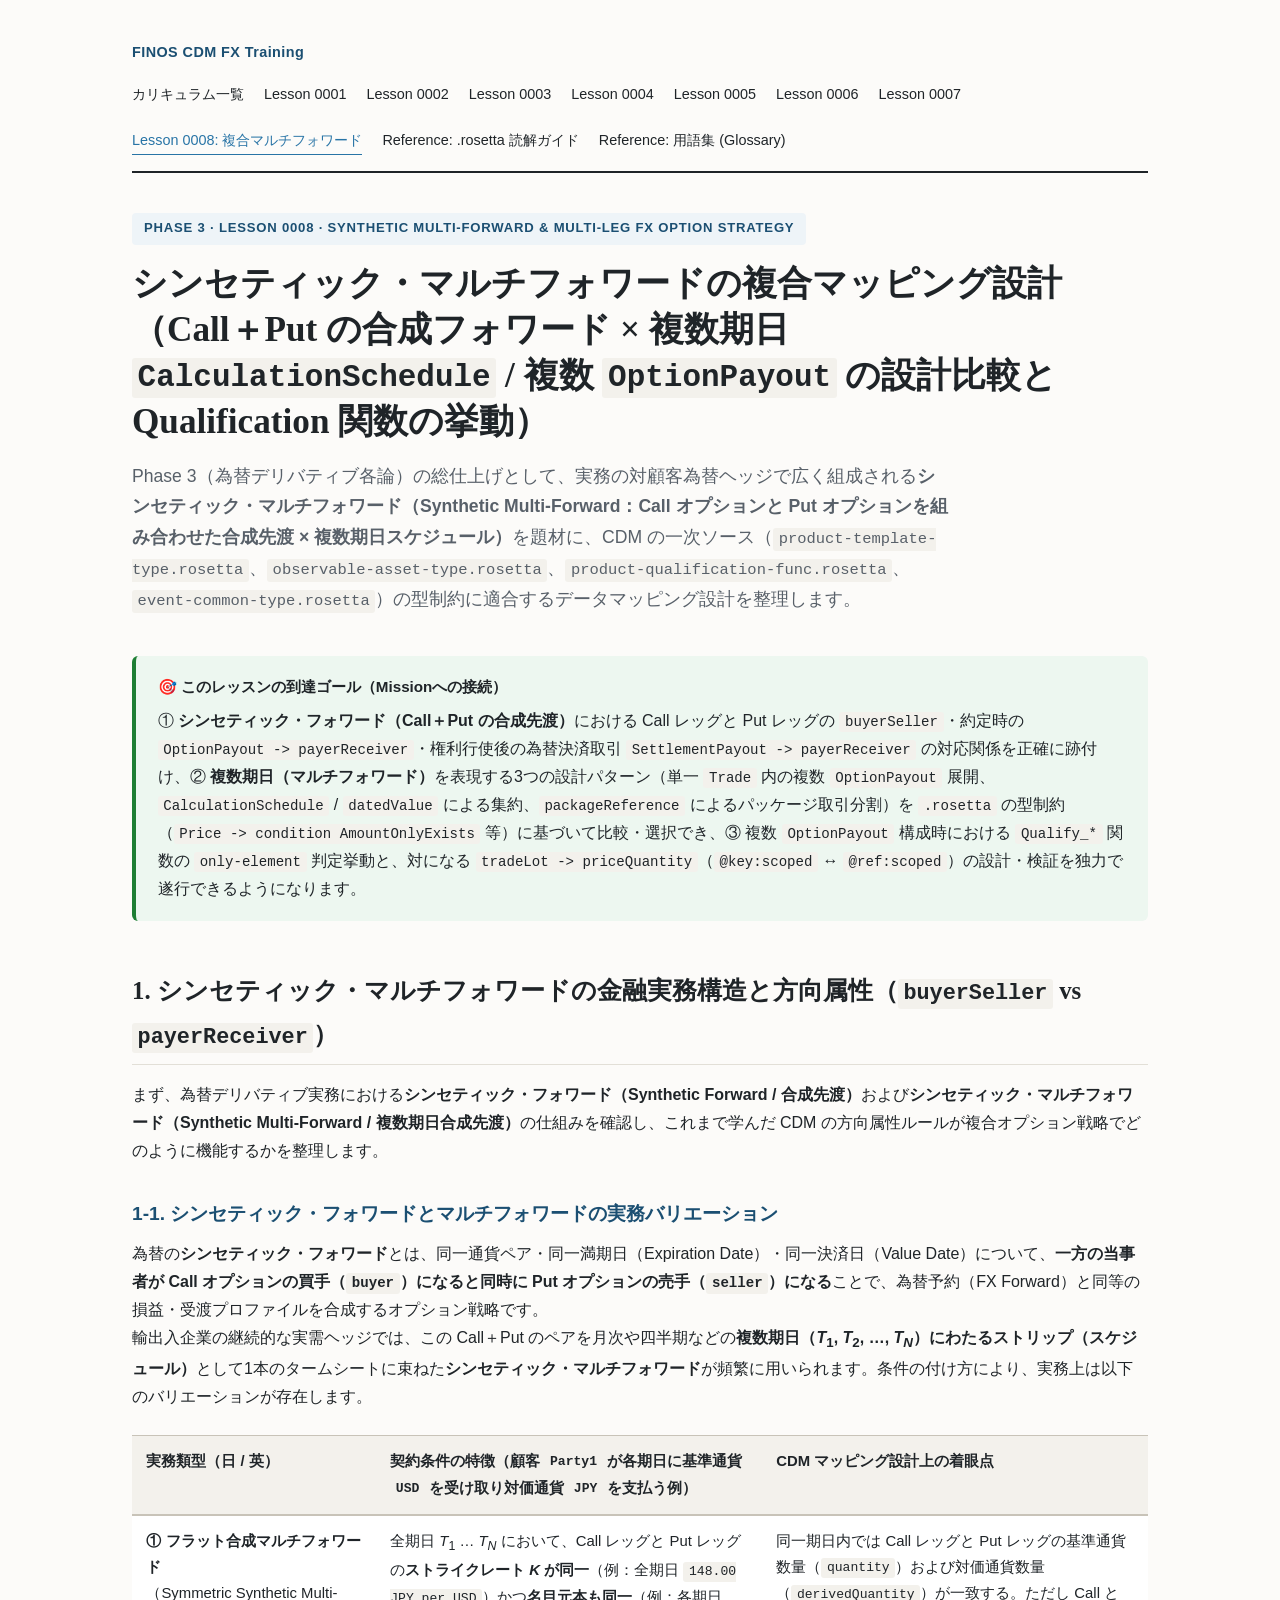
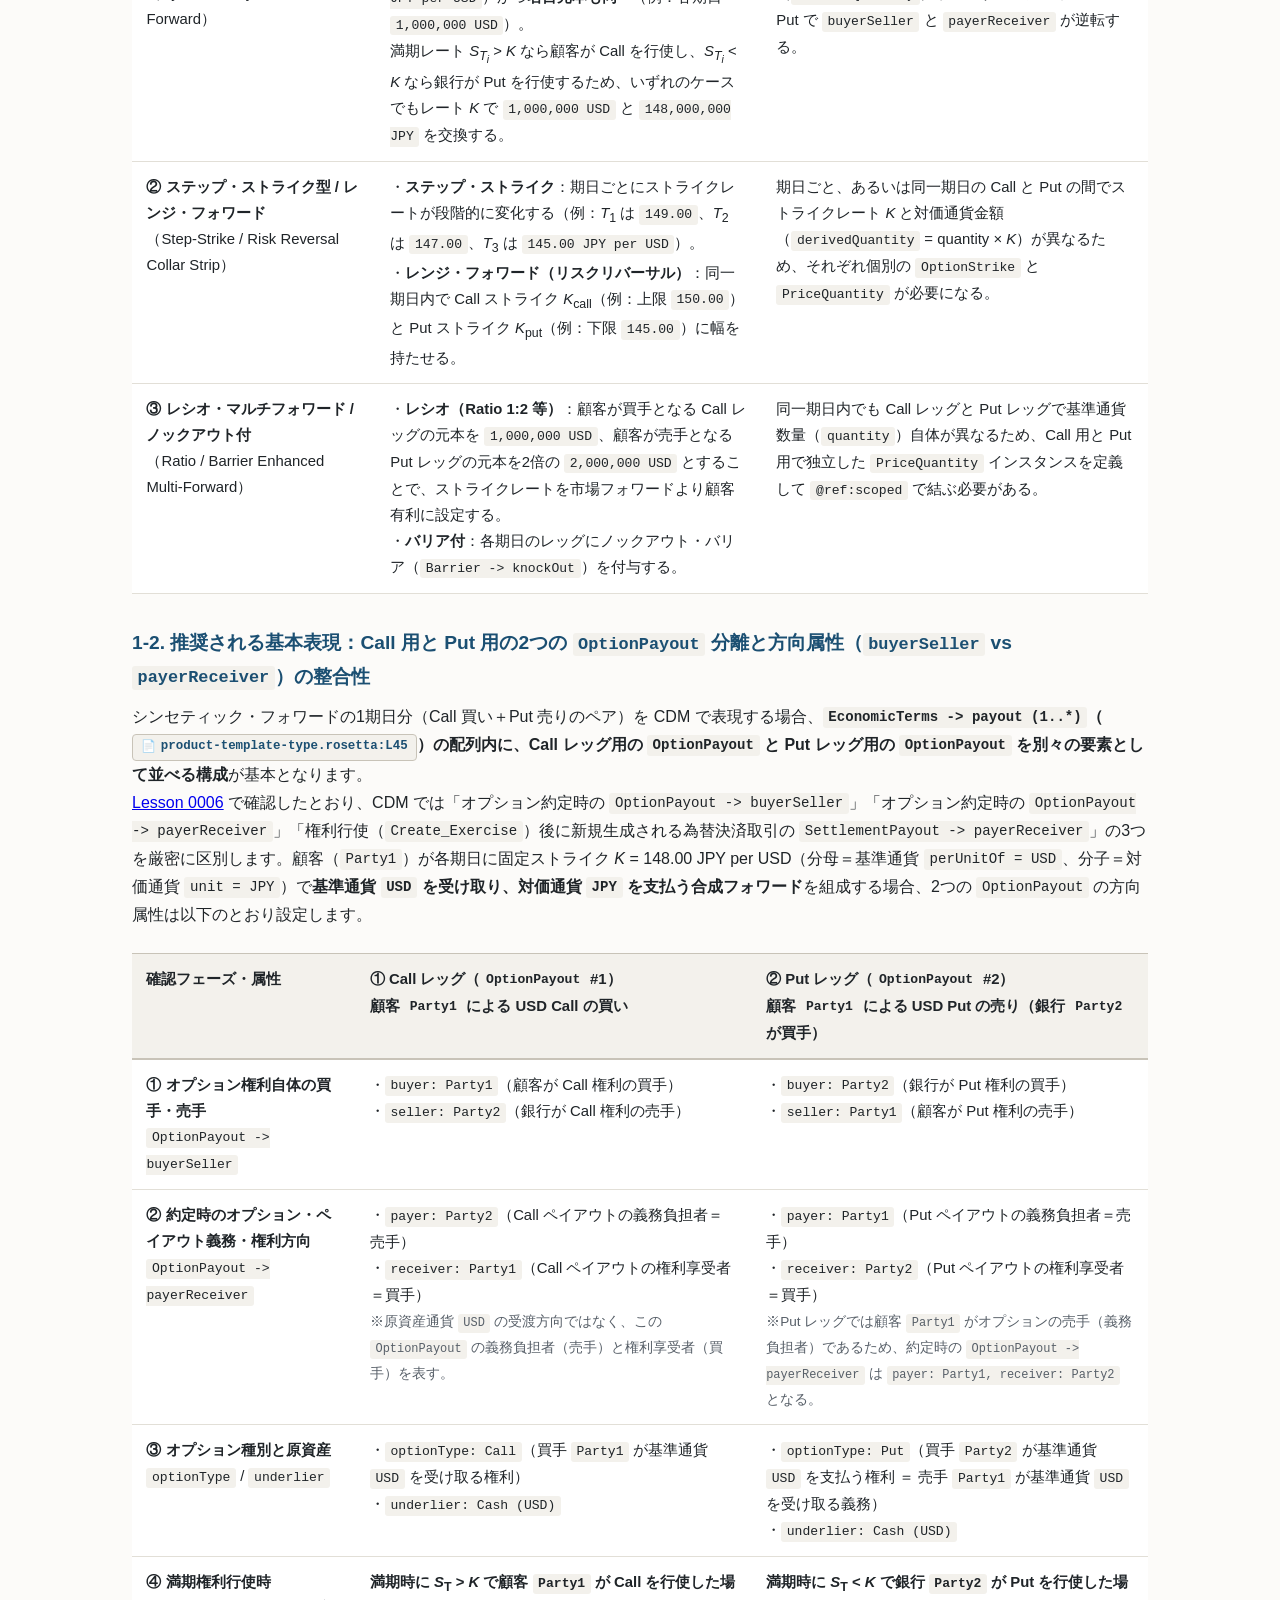
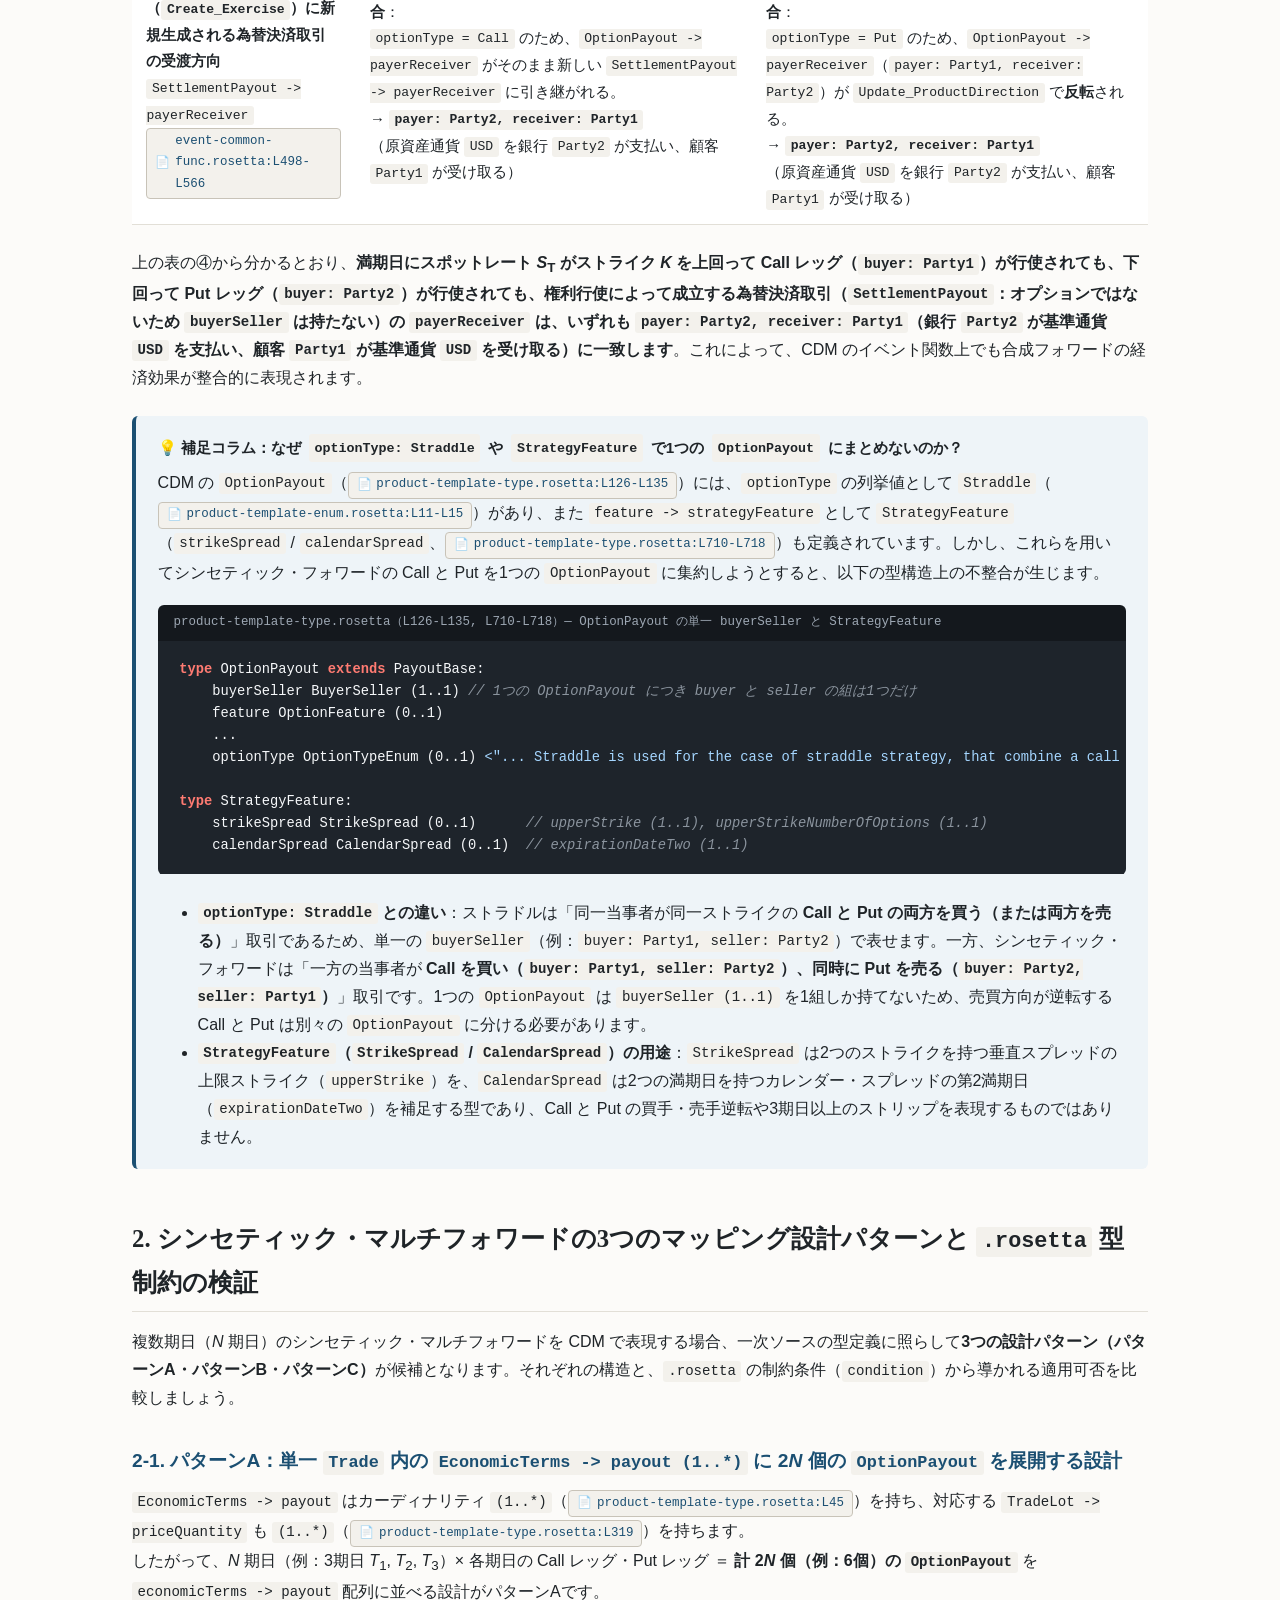
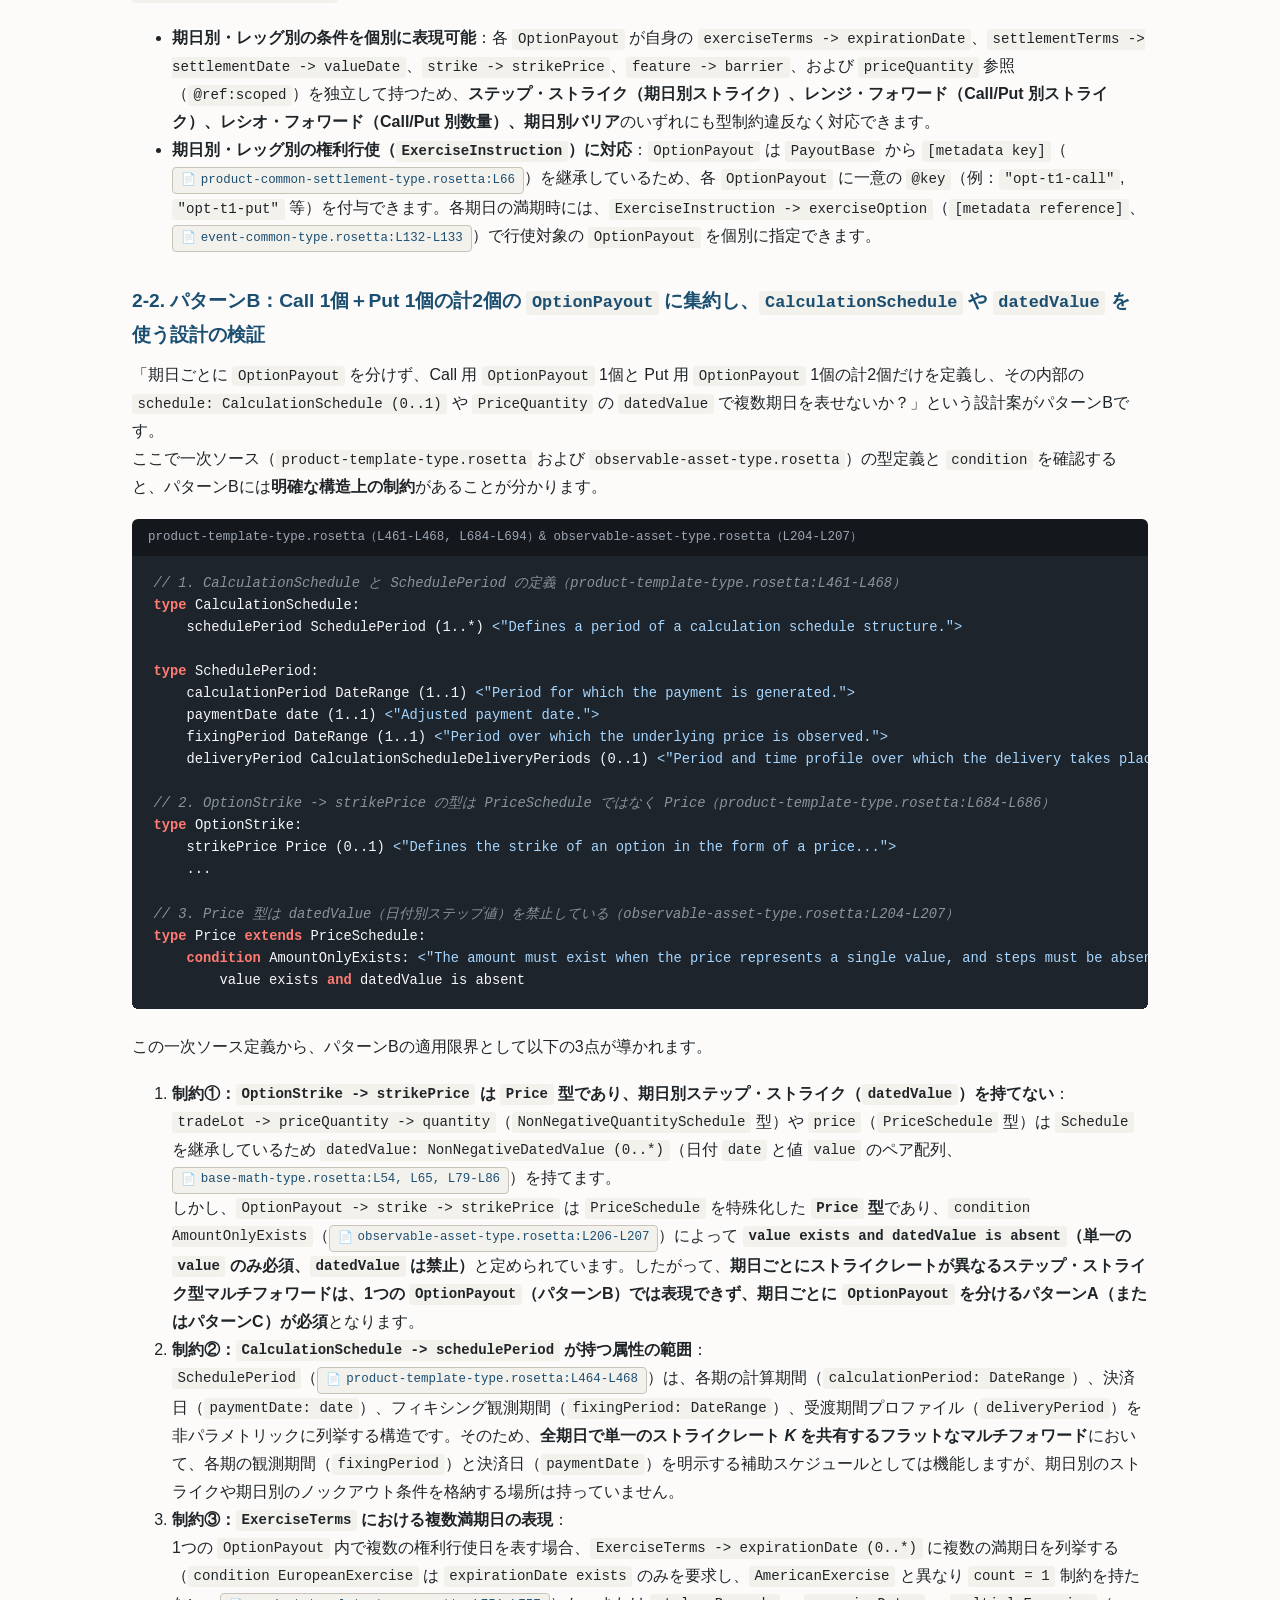
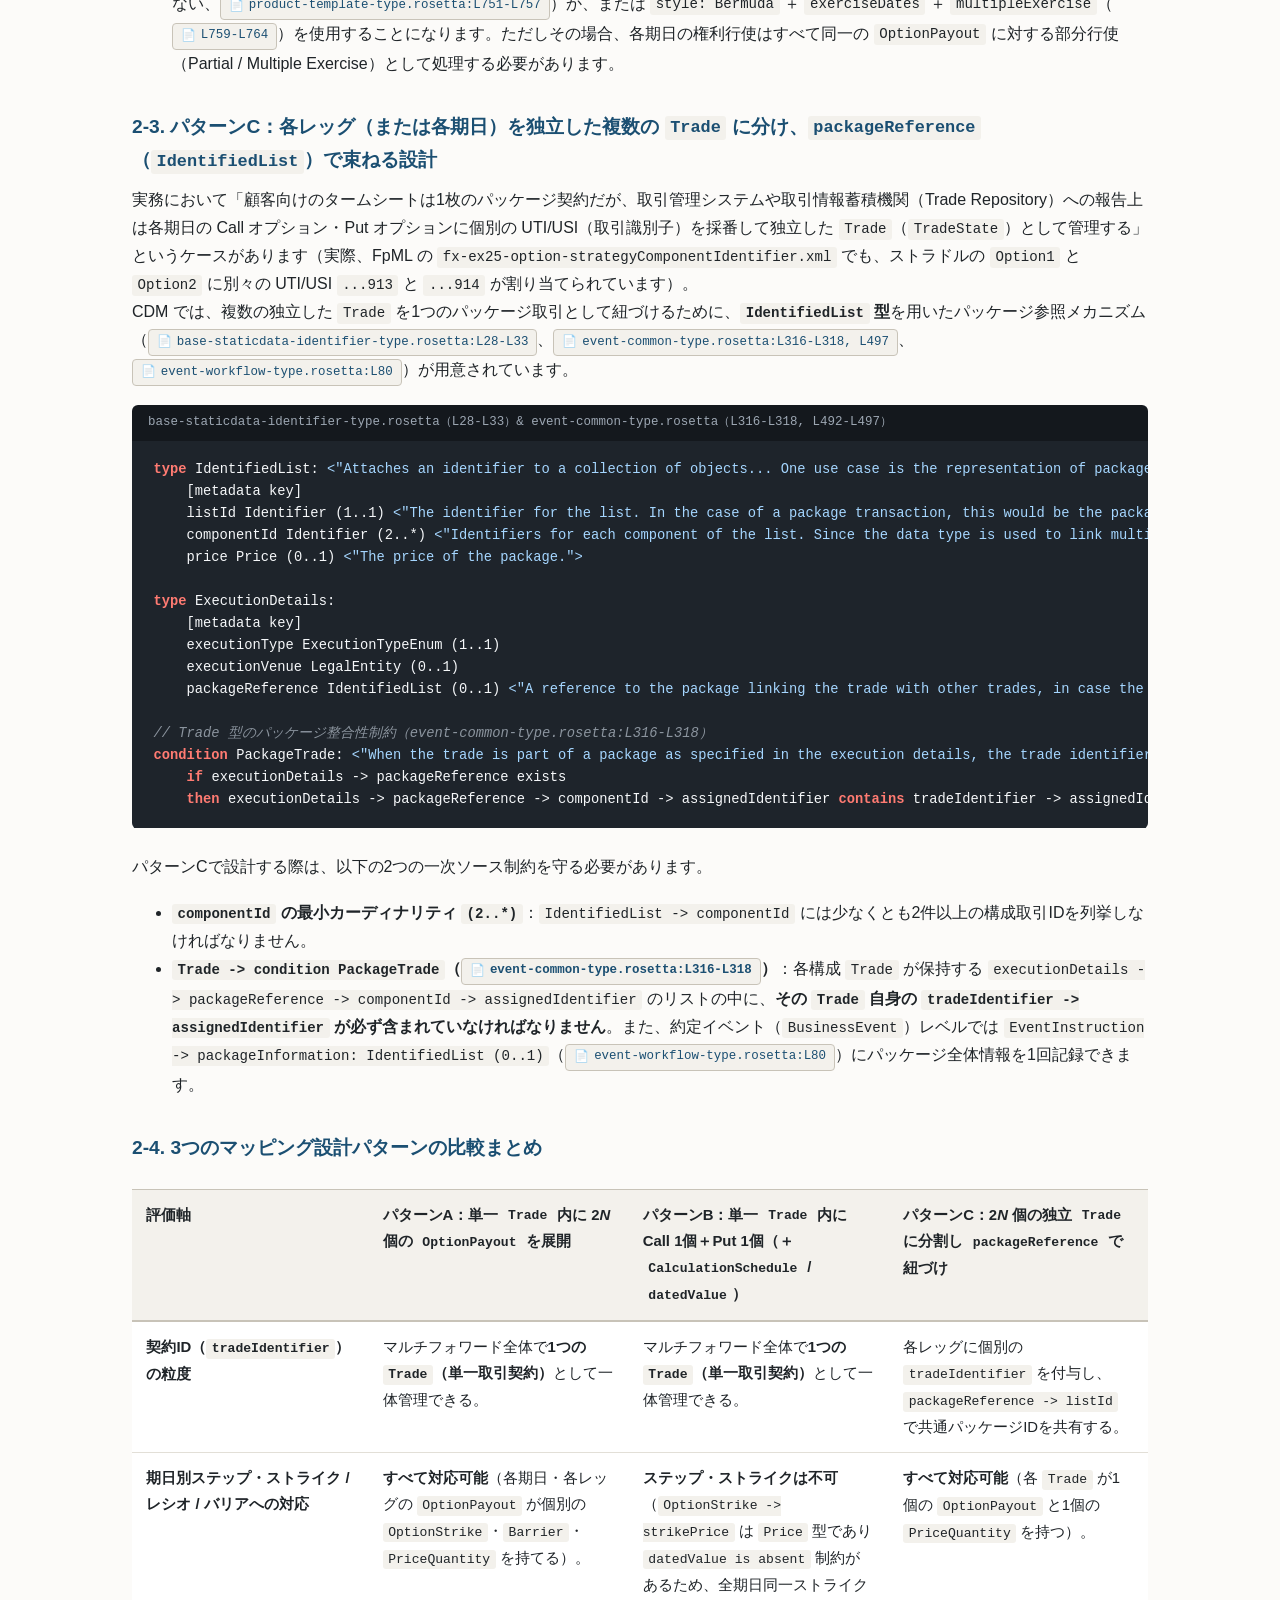
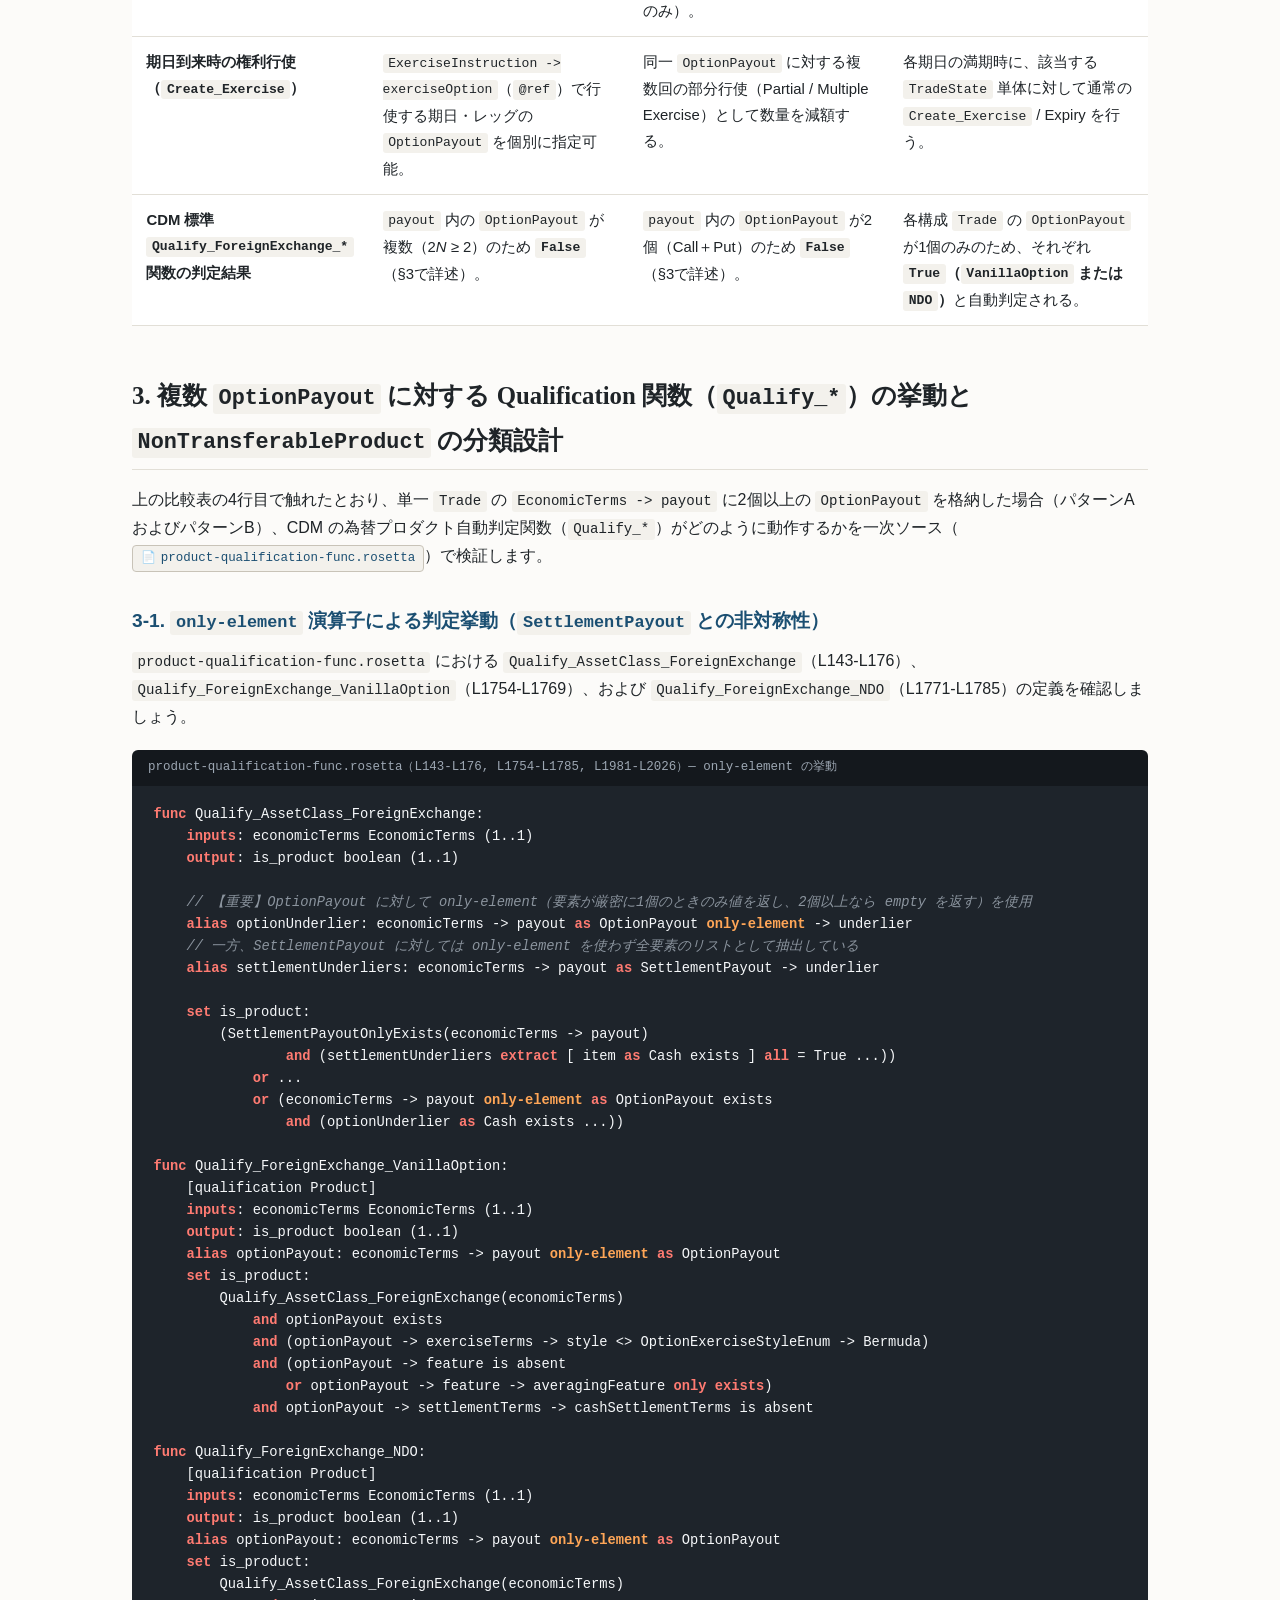
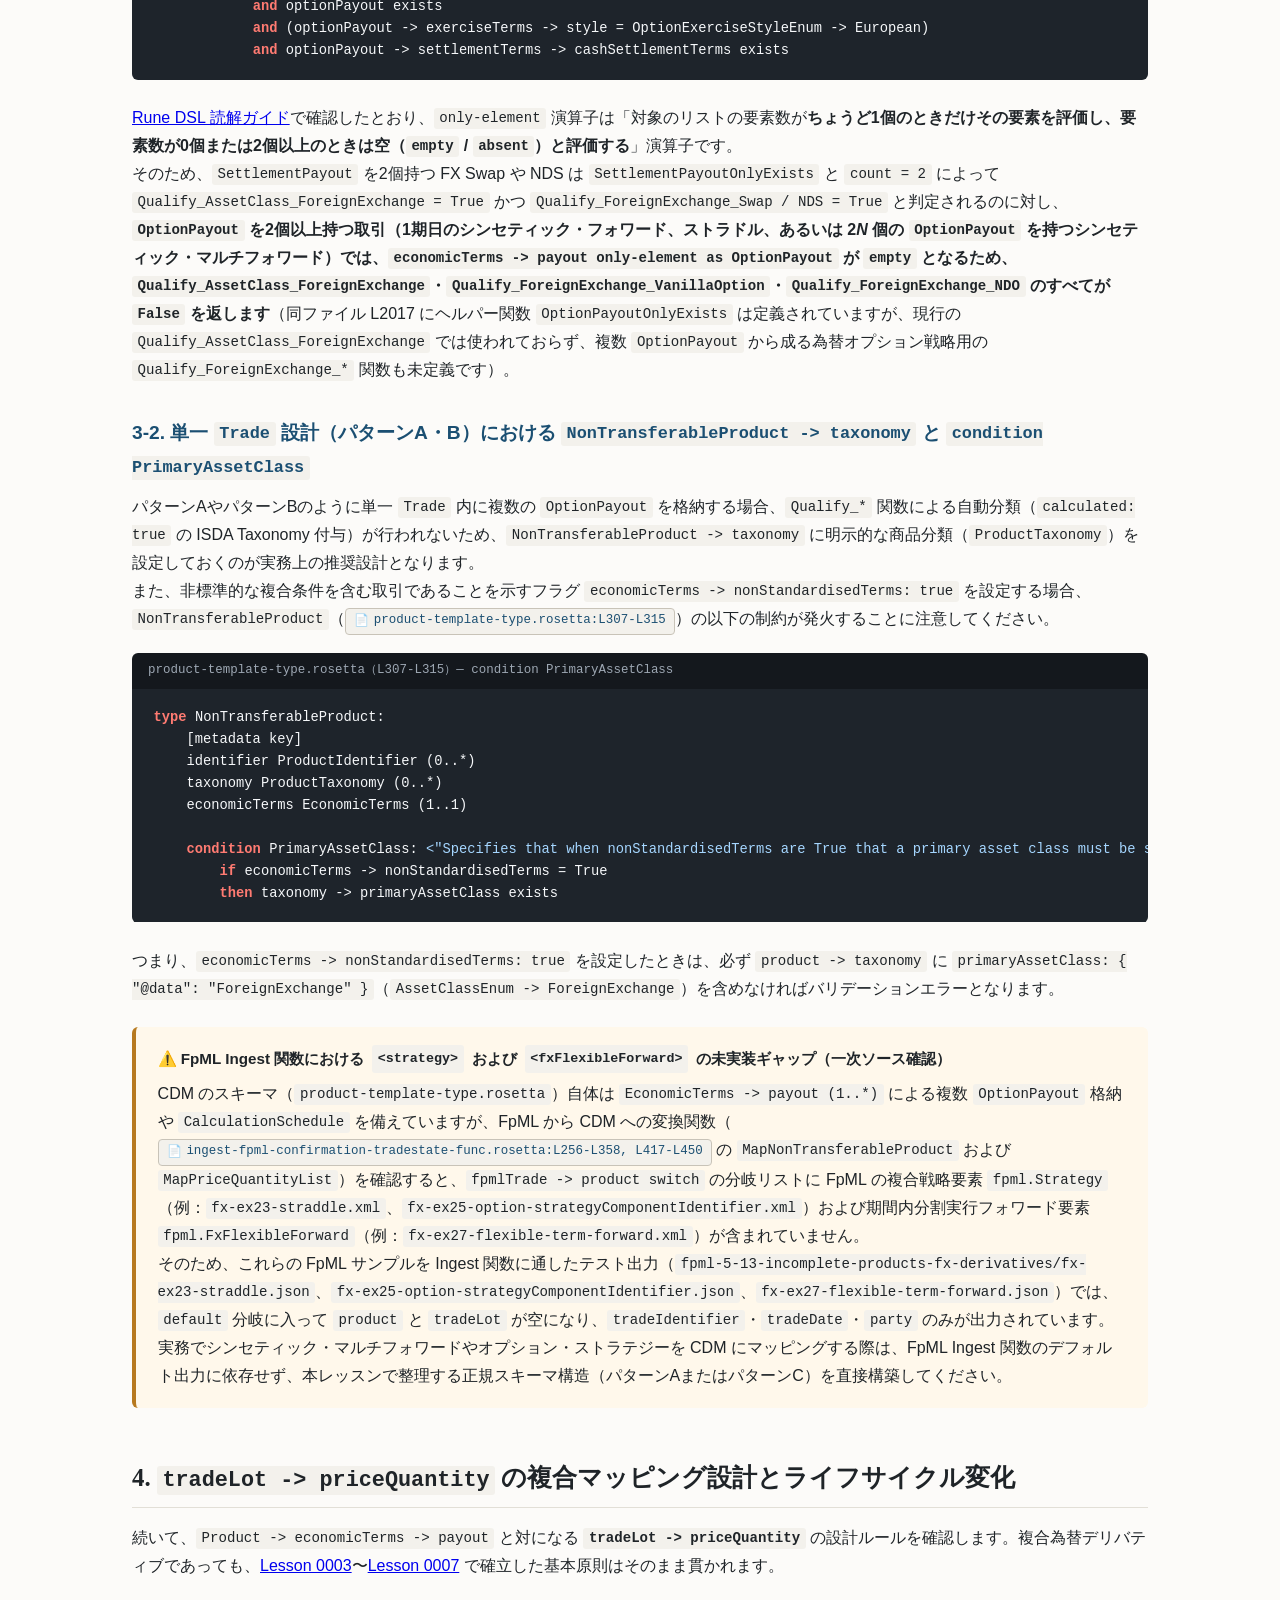
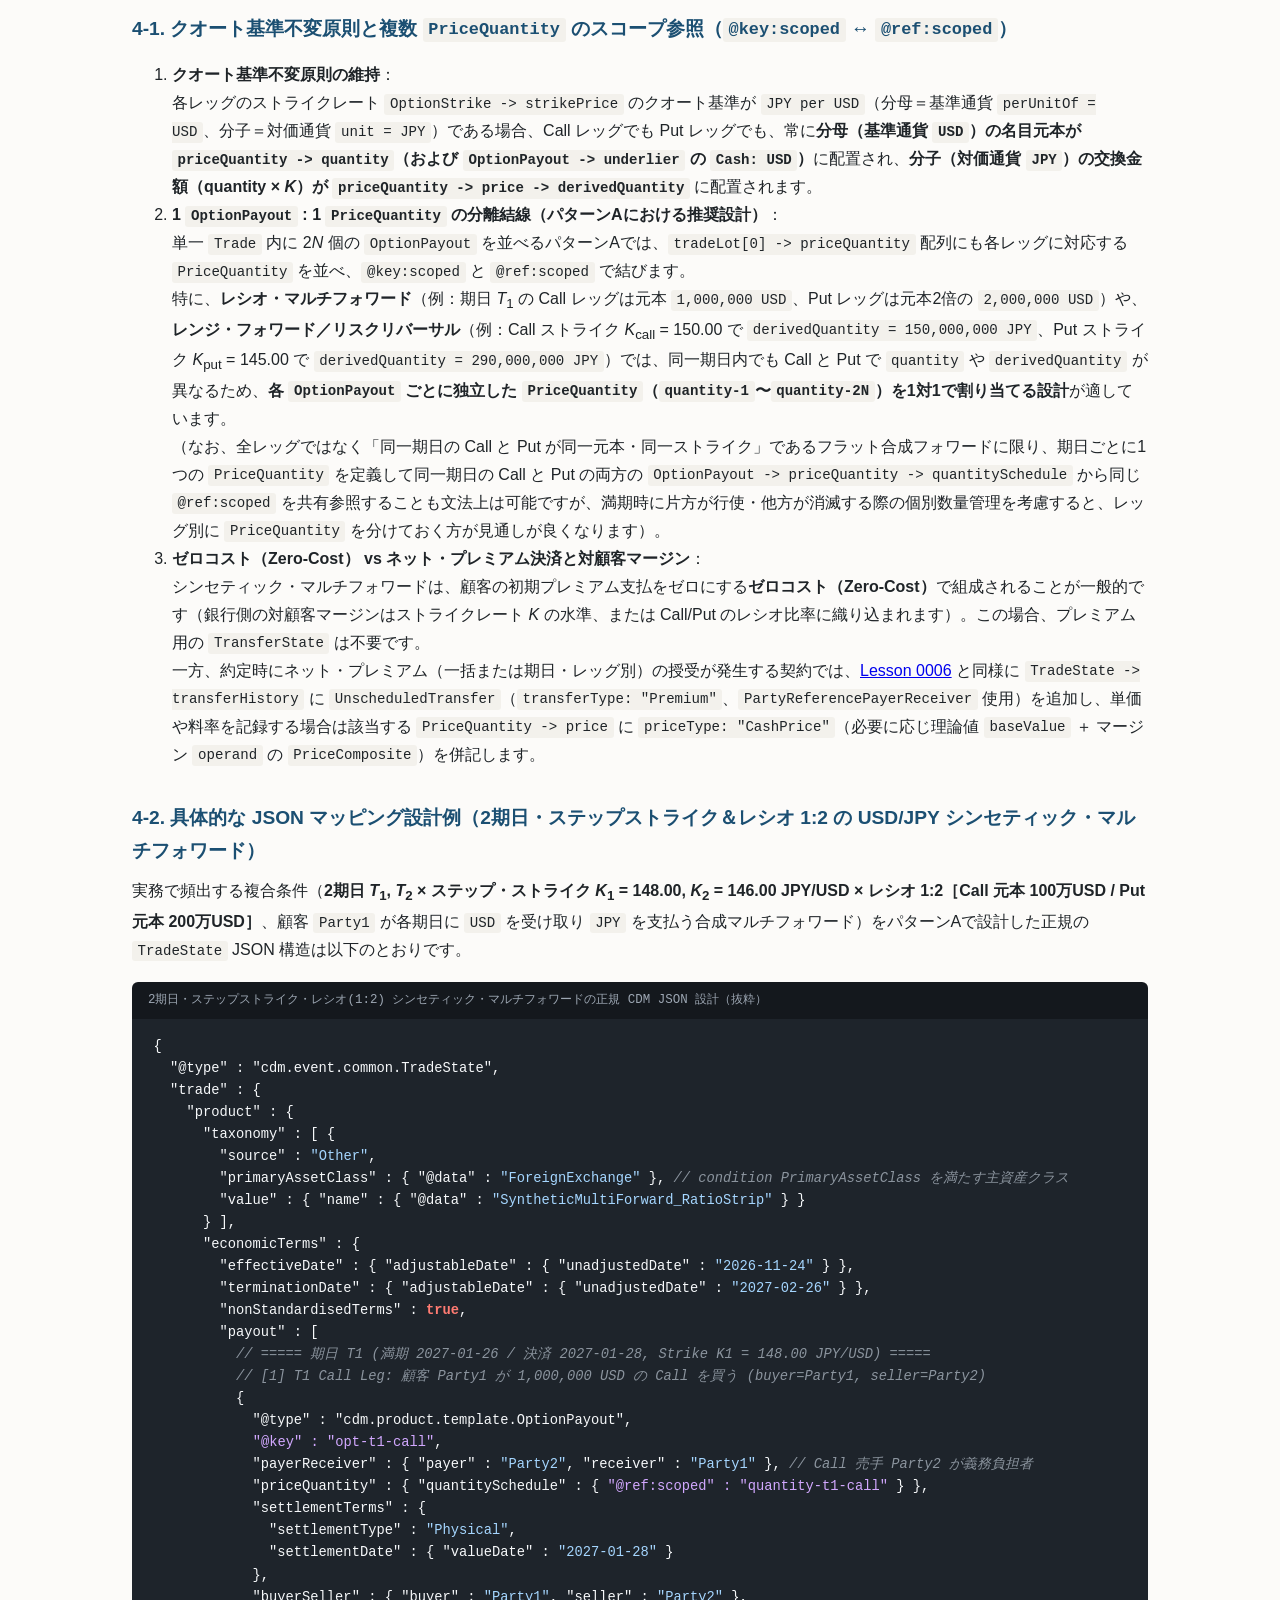
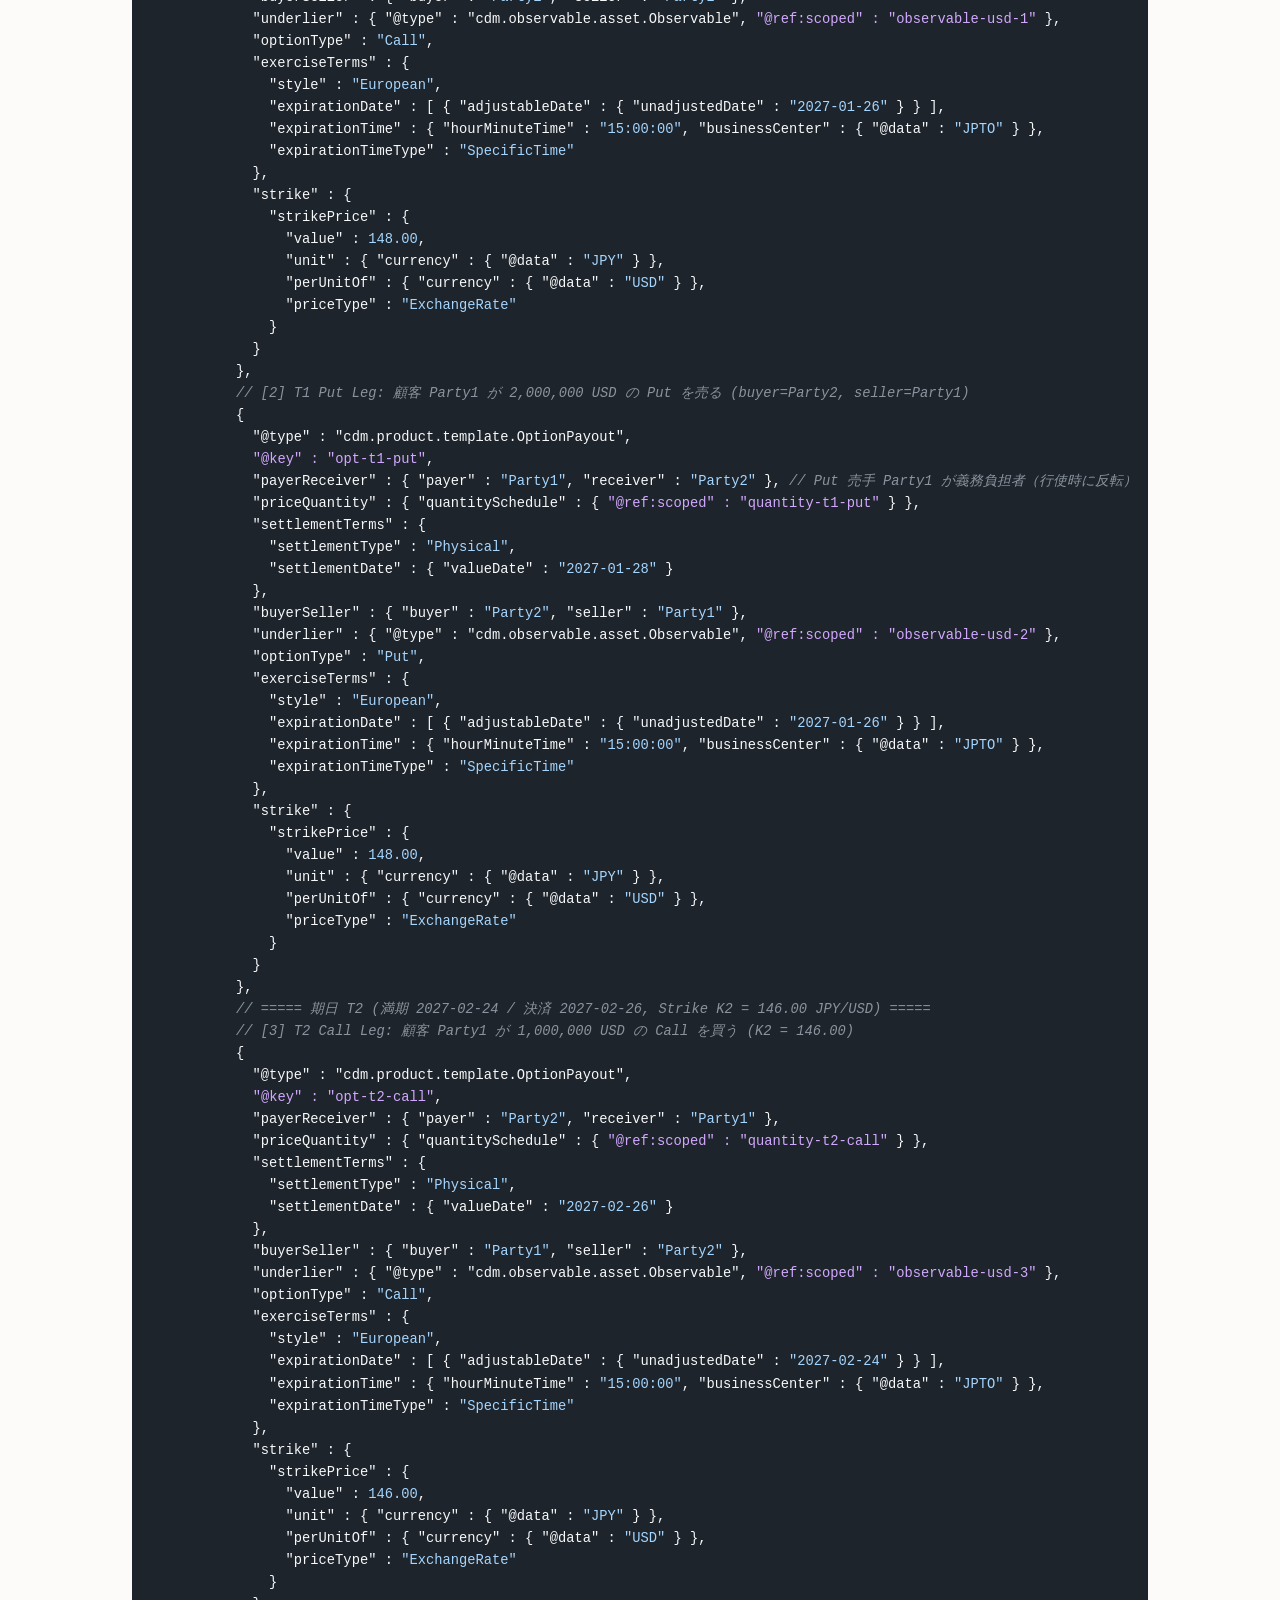
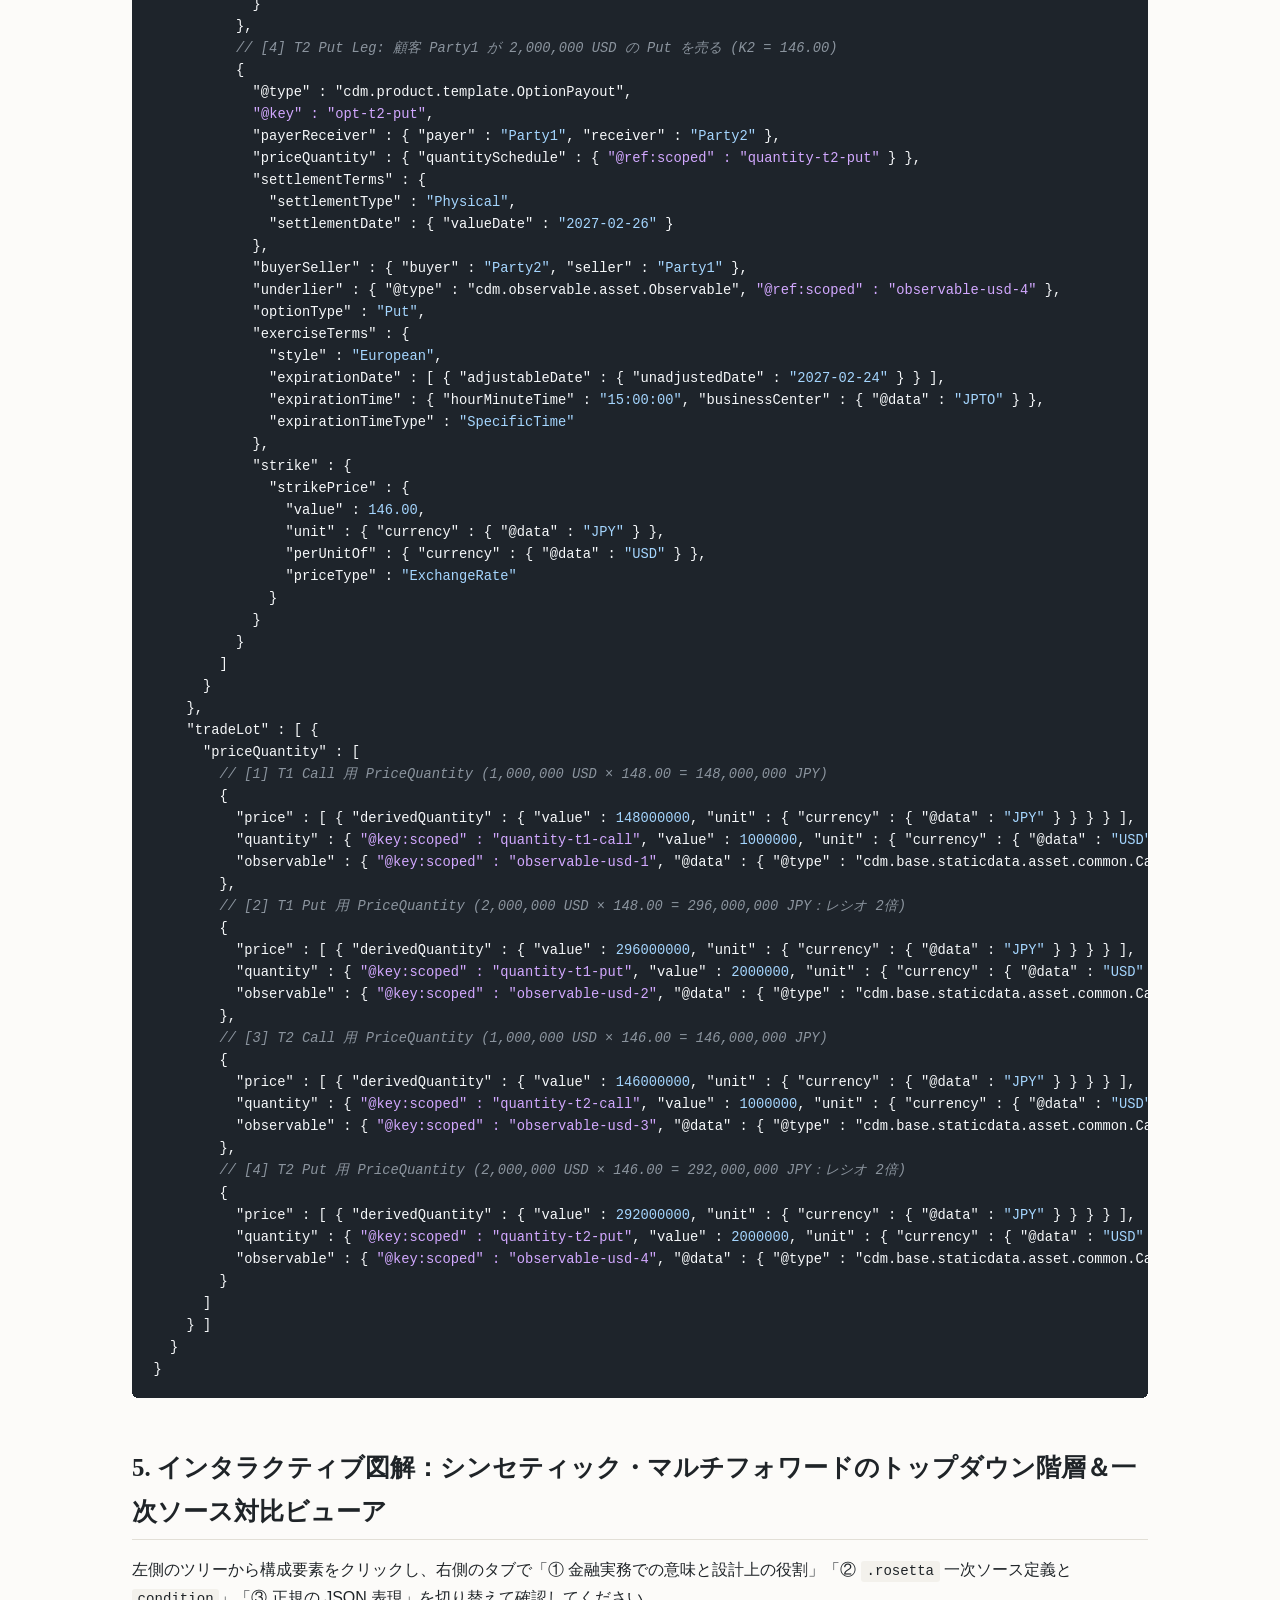
<file: lessons/0008-synthetic-multi-forward-mapping.html>
<!DOCTYPE html>
<html lang="ja">

<head>
  <meta charset="UTF-8" />
  <meta name="viewport" content="width=device-width, initial-scale=1.0" />
  <title>Lesson 0008: シンセティック・マルチフォワードの複合マッピング設計（Call＋Put の合成フォワード × 複数期日 CalculationSchedule / 複数 OptionPayout の設計と
    Qualification 関数の挙動）</title>
  <link rel="stylesheet" href="../assets/style.css" />
</head>

<body>
  <div class="page-wrapper">
    <nav class="workspace-nav">
      <a class="brand" href="./index.html">FINOS CDM FX Training</a>
      <div class="nav-links">
        <a href="./index.html">カリキュラム一覧</a>
        <a href="./0001-cdm-top-down-overview.html">Lesson 0001</a>
        <a href="./0002-trade-tradableproduct-party.html">Lesson 0002</a>
        <a href="./0003-pricequantity-fx-rate-and-scoped-references.html">Lesson 0003</a>
        <a href="./0004-fx-spot-forward-swap-settlementpayout.html">Lesson 0004</a>
        <a href="./0005-ndf-nds-cashsettlementterms-fixing.html">Lesson 0005</a>
        <a href="./0006-fx-vanilla-option-ndo-optionpayout.html">Lesson 0006</a>
        <a href="./0007-fx-asian-barrier-gap-options.html">Lesson 0007</a>
        <a href="./0008-synthetic-multi-forward-mapping.html" class="active">Lesson 0008: 複合マルチフォワード</a>
        <a href="../reference/rosetta-reading-guide.html">Reference: .rosetta 読解ガイド</a>
        <a href="../reference/glossary.html">Reference: 用語集 (Glossary)</a>
      </div>
    </nav>

    <header class="lesson-header">
      <div class="lesson-meta">Phase 3 · Lesson 0008 · Synthetic Multi-Forward &amp; Multi-Leg FX Option Strategy</div>
      <h1>シンセティック・マルチフォワードの複合マッピング設計（Call＋Put の合成フォワード × 複数期日 <code>CalculationSchedule</code> / 複数
        <code>OptionPayout</code> の設計比較と Qualification 関数の挙動）
      </h1>
      <p class="lesson-subtitle">
        Phase 3（為替デリバティブ各論）の総仕上げとして、実務の対顧客為替ヘッジで広く組成される<strong>シンセティック・マルチフォワード（Synthetic Multi-Forward：Call オプションと Put
          オプションを組み合わせた合成先渡 × 複数期日スケジュール）</strong>を題材に、CDM
        の一次ソース（<code>product-template-type.rosetta</code>、<code>observable-asset-type.rosetta</code>、<code>product-qualification-func.rosetta</code>、<code>event-common-type.rosetta</code>）の型制約に適合するデータマッピング設計を整理します。
      </p>
    </header>

    <div class="callout callout-mission">
      <div class="callout-title">🎯 このレッスンの到達ゴール（Missionへの接続）</div>
      <p style="margin-bottom: 0;">
        ① <strong>シンセティック・フォワード（Call＋Put の合成先渡）</strong>における Call レッグと Put レッグの <code>buyerSeller</code>・約定時の
        <code>OptionPayout -> payerReceiver</code>・権利行使後の為替決済取引 <code>SettlementPayout -> payerReceiver</code>
        の対応関係を正確に跡付け、② <strong>複数期日（マルチフォワード）</strong>を表現する3つの設計パターン（単一 <code>Trade</code> 内の複数
        <code>OptionPayout</code> 展開、<code>CalculationSchedule</code> / <code>datedValue</code>
        による集約、<code>packageReference</code> によるパッケージ取引分割）を <code>.rosetta</code>
        の型制約（<code>Price -> condition AmountOnlyExists</code> 等）に基づいて比較・選択でき、③ 複数 <code>OptionPayout</code> 構成時における
        <code>Qualify_*</code> 関数の <code>only-element</code> 判定挙動と、対になる
        <code>tradeLot -> priceQuantity</code>（<code>@key:scoped</code> ↔
        <code>@ref:scoped</code>）の設計・検証を独力で遂行できるようになります。
      </p>
    </div>

    <!-- Section 1: Business Structure & Direction Semantics -->
    <section>
      <h2>1. シンセティック・マルチフォワードの金融実務構造と方向属性（<code>buyerSeller</code> vs <code>payerReceiver</code>）</h2>
      <p>
        まず、為替デリバティブ実務における<strong>シンセティック・フォワード（Synthetic Forward / 合成先渡）</strong>および<strong>シンセティック・マルチフォワード（Synthetic
          Multi-Forward / 複数期日合成先渡）</strong>の仕組みを確認し、これまで学んだ CDM の方向属性ルールが複合オプション戦略でどのように機能するかを整理します。
      </p>

      <h3>1-1. シンセティック・フォワードとマルチフォワードの実務バリエーション</h3>
      <p>
        為替の<strong>シンセティック・フォワード</strong>とは、同一通貨ペア・同一満期日（Expiration Date）・同一決済日（Value Date）について、<strong>一方の当事者が Call
          オプションの買手（<code>buyer</code>）になると同時に Put オプションの売手（<code>seller</code>）になる</strong>ことで、為替予約（FX
        Forward）と同等の損益・受渡プロファイルを合成するオプション戦略です。<br />
        輸出入企業の継続的な実需ヘッジでは、この Call＋Put のペアを月次や四半期などの<strong>複数期日（<i>T</i><sub>1</sub>, <i>T</i><sub>2</sub>, &hellip;,
          <i>T</i><sub><i>N</i></sub>）にわたるストリップ（スケジュール）</strong>として1本のタームシートに束ねた<strong>シンセティック・マルチフォワード</strong>が頻繁に用いられます。条件の付け方により、実務上は以下のバリエーションが存在します。
      </p>

      <table>
        <thead>
          <tr>
            <th style="width: 24%;">実務類型（日 / 英）</th>
            <th style="width: 38%;">契約条件の特徴（顧客 <code>Party1</code> が各期日に基準通貨 <code>USD</code> を受け取り対価通貨 <code>JPY</code>
              を支払う例）</th>
            <th style="width: 38%;">CDM マッピング設計上の着眼点</th>
          </tr>
        </thead>
        <tbody>
          <tr>
            <td><strong>① フラット合成マルチフォワード</strong><br />（Symmetric Synthetic Multi-Forward）</td>
            <td>
              全期日 <i>T</i><sub>1</sub> &hellip; <i>T</i><sub><i>N</i></sub> において、Call レッグと Put レッグの<strong>ストライクレート <i>K</i> が同一</strong>（例：全期日
              <code>148.00 JPY per USD</code>）かつ<strong>名目元本も同一</strong>（例：各期日 <code>1,000,000 USD</code>）。<br />
              満期レート <i>S</i><sub><i>T</i><sub><i>i</i></sub></sub> &gt; <i>K</i> なら顧客が Call を行使し、<i>S</i><sub><i>T</i><sub><i>i</i></sub></sub> &lt; <i>K</i> なら銀行が Put を行使するため、いずれのケースでもレート <i>K</i> で <code>1,000,000
                USD</code> と <code>148,000,000 JPY</code> を交換する。
            </td>
            <td>
              同一期日内では Call レッグと Put レッグの基準通貨数量（<code>quantity</code>）および対価通貨数量（<code>derivedQuantity</code>）が一致する。ただし
              Call と Put で <code>buyerSeller</code> と <code>payerReceiver</code> が逆転する。
            </td>
          </tr>
          <tr>
            <td><strong>② ステップ・ストライク型 / レンジ・フォワード</strong><br />（Step-Strike / Risk Reversal Collar Strip）</td>
            <td>
              ・<strong>ステップ・ストライク</strong>：期日ごとにストライクレートが段階的に変化する（例：<i>T</i><sub>1</sub> は <code>149.00</code>、<i>T</i><sub>2</sub> は
              <code>147.00</code>、<i>T</i><sub>3</sub> は <code>145.00 JPY per USD</code>）。<br />
              ・<strong>レンジ・フォワード（リスクリバーサル）</strong>：同一期日内で Call ストライク <i>K</i><sub>call</sub>（例：上限 <code>150.00</code>）と Put
              ストライク <i>K</i><sub>put</sub>（例：下限 <code>145.00</code>）に幅を持たせる。
            </td>
            <td>
              期日ごと、あるいは同一期日の Call と Put の間でストライクレート <i>K</i> と対価通貨金額（<code>derivedQuantity</code> = quantity &times;
              <i>K</i>）が異なるため、それぞれ個別の <code>OptionStrike</code> と <code>PriceQuantity</code> が必要になる。
            </td>
          </tr>
          <tr>
            <td><strong>③ レシオ・マルチフォワード / ノックアウト付</strong><br />（Ratio / Barrier Enhanced Multi-Forward）</td>
            <td>
              ・<strong>レシオ（Ratio 1:2 等）</strong>：顧客が買手となる Call レッグの元本を <code>1,000,000 USD</code>、顧客が売手となる Put
              レッグの元本を2倍の <code>2,000,000 USD</code> とすることで、ストライクレートを市場フォワードより顧客有利に設定する。<br />
              ・<strong>バリア付</strong>：各期日のレッグにノックアウト・バリア（<code>Barrier -> knockOut</code>）を付与する。
            </td>
            <td>
              同一期日内でも Call レッグと Put レッグで基準通貨数量（<code>quantity</code>）自体が異なるため、Call 用と Put 用で独立した
              <code>PriceQuantity</code> インスタンスを定義して <code>@ref:scoped</code> で結ぶ必要がある。
            </td>
          </tr>
        </tbody>
      </table>

      <h3>1-2. 推奨される基本表現：Call 用と Put 用の2つの <code>OptionPayout</code> 分離と方向属性（<code>buyerSeller</code> vs <code>payerReceiver</code>）の整合性</h3>
      <p>
        シンセティック・フォワードの1期日分（Call 買い＋Put 売りのペア）を CDM で表現する場合、<strong><code>EconomicTerms -> payout (1..*)</code>（<span class="cite-badge">product-template-type.rosetta:L45</span>）の配列内に、Call レッグ用の <code>OptionPayout</code> と Put レッグ用の <code>OptionPayout</code> を別々の要素として並べる構成</strong>が基本となります。<br />
        <a href="./0006-fx-vanilla-option-ndo-optionpayout.html">Lesson 0006</a> で確認したとおり、CDM では「オプション約定時の <code>OptionPayout -> buyerSeller</code>」「オプション約定時の <code>OptionPayout -> payerReceiver</code>」「権利行使（<code>Create_Exercise</code>）後に新規生成される為替決済取引の <code>SettlementPayout -> payerReceiver</code>」の3つを厳密に区別します。顧客（<code>Party1</code>）が各期日に固定ストライク <i>K</i> = 148.00 JPY per USD（分母＝基準通貨 <code>perUnitOf = USD</code>、分子＝対価通貨 <code>unit = JPY</code>）で<strong>基準通貨 <code>USD</code> を受け取り、対価通貨 <code>JPY</code> を支払う合成フォワード</strong>を組成する場合、2つの <code>OptionPayout</code> の方向属性は以下のとおり設定します。
      </p>

      <table>
        <thead>
          <tr>
            <th style="width: 22%;">確認フェーズ・属性</th>
            <th style="width: 39%;">① Call レッグ（<code>OptionPayout</code> #1）<br />顧客 <code>Party1</code> による USD Call
              の買い</th>
            <th style="width: 39%;">② Put レッグ（<code>OptionPayout</code> #2）<br />顧客 <code>Party1</code> による USD Put
              の売り（銀行 <code>Party2</code> が買手）</th>
          </tr>
        </thead>
        <tbody>
          <tr>
            <td><strong>① オプション権利自体の買手・売手</strong><br /><code>OptionPayout -> buyerSeller</code></td>
            <td>
              ・<code>buyer: Party1</code>（顧客が Call 権利の買手）<br />
              ・<code>seller: Party2</code>（銀行が Call 権利の売手）
            </td>
            <td>
              ・<code>buyer: Party2</code>（銀行が Put 権利の買手）<br />
              ・<code>seller: Party1</code>（顧客が Put 権利の売手）
            </td>
          </tr>
          <tr>
            <td><strong>② 約定時のオプション・ペイアウト義務・権利方向</strong><br /><code>OptionPayout -> payerReceiver</code></td>
            <td>
              ・<code>payer: Party2</code>（Call ペイアウトの義務負担者＝売手）<br />
              ・<code>receiver: Party1</code>（Call ペイアウトの権利享受者＝買手）<br />
              <span style="font-size: 0.85rem; color: var(--text-muted);">※原資産通貨 <code>USD</code> の受渡方向ではなく、この
                <code>OptionPayout</code> の義務負担者（売手）と権利享受者（買手）を表す。</span>
            </td>
            <td>
              ・<code>payer: Party1</code>（Put ペイアウトの義務負担者＝売手）<br />
              ・<code>receiver: Party2</code>（Put ペイアウトの権利享受者＝買手）<br />
              <span style="font-size: 0.85rem; color: var(--text-muted);">※Put レッグでは顧客 <code>Party1</code>
                がオプションの売手（義務負担者）であるため、約定時の <code>OptionPayout -> payerReceiver</code> は
                <code>payer: Party1, receiver: Party2</code> となる。</span>
            </td>
          </tr>
          <tr>
            <td><strong>③ オプション種別と原資産</strong><br /><code>optionType</code> / <code>underlier</code></td>
            <td>
              ・<code>optionType: Call</code>（買手 <code>Party1</code> が基準通貨 <code>USD</code> を受け取る権利）<br />
              ・<code>underlier: Cash (USD)</code>
            </td>
            <td>
              ・<code>optionType: Put</code>（買手 <code>Party2</code> が基準通貨 <code>USD</code> を支払う権利 ＝ 売手
              <code>Party1</code> が基準通貨 <code>USD</code> を受け取る義務）<br />
              ・<code>underlier: Cash (USD)</code>
            </td>
          </tr>
          <tr>
            <td><strong>④
                満期権利行使時（<code>Create_Exercise</code>）に新規生成される為替決済取引の受渡方向</strong><br /><code>SettlementPayout -> payerReceiver</code><br /><span
                class="cite-badge">event-common-func.rosetta:L498-L566</span></td>
            <td>
              <strong>満期時に <i>S</i><sub>T</sub> &gt; <i>K</i> で顧客 <code>Party1</code> が Call を行使した場合</strong>：<br />
              <code>optionType = Call</code> のため、<code>OptionPayout -> payerReceiver</code> がそのまま新しい
              <code>SettlementPayout -> payerReceiver</code> に引き継がれる。<br />
              → <strong><code>payer: Party2, receiver: Party1</code></strong><br />
              （原資産通貨 <code>USD</code> を銀行 <code>Party2</code> が支払い、顧客 <code>Party1</code> が受け取る）
            </td>
            <td>
              <strong>満期時に <i>S</i><sub>T</sub> &lt; <i>K</i> で銀行 <code>Party2</code> が Put を行使した場合</strong>：<br />
              <code>optionType = Put</code>
              のため、<code>OptionPayout -> payerReceiver</code>（<code>payer: Party1, receiver: Party2</code>）が
              <code>Update_ProductDirection</code> で<strong>反転</strong>される。<br />
              → <strong><code>payer: Party2, receiver: Party1</code></strong><br />
              （原資産通貨 <code>USD</code> を銀行 <code>Party2</code> が支払い、顧客 <code>Party1</code> が受け取る）
            </td>
          </tr>
        </tbody>
      </table>

      <p>
        上の表の④から分かるとおり、<strong>満期日にスポットレート <i>S</i><sub>T</sub> がストライク <i>K</i> を上回って Call レッグ（<code>buyer: Party1</code>）が行使されても、下回って Put
          レッグ（<code>buyer: Party2</code>）が行使されても、権利行使によって成立する為替決済取引（<code>SettlementPayout</code>：オプションではないため <code>buyerSeller</code> は持たない）の <code>payerReceiver</code> は、いずれも
          <code>payer: Party2, receiver: Party1</code>（銀行 <code>Party2</code> が基準通貨 <code>USD</code> を支払い、顧客
          <code>Party1</code> が基準通貨 <code>USD</code> を受け取る）に一致します</strong>。これによって、CDM のイベント関数上でも合成フォワードの経済効果が整合的に表現されます。
      </p>

      <div class="callout">
        <div class="callout-title">💡 補足コラム：なぜ <code>optionType: Straddle</code> や <code>StrategyFeature</code> で1つの <code>OptionPayout</code> にまとめないのか？</div>
        <p>
          CDM の <code>OptionPayout</code>（<span class="cite-badge">product-template-type.rosetta:L126-L135</span>）には、<code>optionType</code> の列挙値として <code>Straddle</code>（<span class="cite-badge">product-template-enum.rosetta:L11-L15</span>）があり、また <code>feature -> strategyFeature</code> として <code>StrategyFeature</code>（<code>strikeSpread</code> / <code>calendarSpread</code>、<span class="cite-badge">product-template-type.rosetta:L710-L718</span>）も定義されています。しかし、これらを用いてシンセティック・フォワードの Call と Put を1つの <code>OptionPayout</code> に集約しようとすると、以下の型構造上の不整合が生じます。
        </p>
        <div class="code-header">
          <span>product-template-type.rosetta（L126-L135, L710-L718）— OptionPayout の単一 buyerSeller と StrategyFeature</span>
        </div>
        <pre><code><span class="kw">type</span> <span class="tp">OptionPayout</span> <span class="kw">extends</span> <span class="tp">PayoutBase</span>:
    buyerSeller <span class="tp">BuyerSeller</span> (1..1) <span class="cm">// 1つの OptionPayout につき buyer と seller の組は1つだけ</span>
    feature <span class="tp">OptionFeature</span> (0..1)
    ...
    optionType <span class="tp">OptionTypeEnum</span> (0..1) <span class="st">&lt;"... Straddle is used for the case of straddle strategy, that combine a call and a put with the same strike."&gt;</span>

<span class="kw">type</span> <span class="tp">StrategyFeature</span>:
    strikeSpread <span class="tp">StrikeSpread</span> (0..1)      <span class="cm">// upperStrike (1..1), upperStrikeNumberOfOptions (1..1)</span>
    calendarSpread <span class="tp">CalendarSpread</span> (0..1)  <span class="cm">// expirationDateTwo (1..1)</span></code></pre>
        <ul style="margin-bottom: 0;">
          <li>
            <strong><code>optionType: Straddle</code> との違い</strong>：ストラドルは「同一当事者が同一ストライクの <strong>Call と Put の両方を買う（または両方を売る）</strong>」取引であるため、単一の <code>buyerSeller</code>（例：<code>buyer: Party1, seller: Party2</code>）で表せます。一方、シンセティック・フォワードは「一方の当事者が <strong>Call を買い（<code>buyer: Party1, seller: Party2</code>）、同時に Put を売る（<code>buyer: Party2, seller: Party1</code>）</strong>」取引です。1つの <code>OptionPayout</code> は <code>buyerSeller (1..1)</code> を1組しか持てないため、売買方向が逆転する Call と Put は別々の <code>OptionPayout</code> に分ける必要があります。
          </li>
          <li>
            <strong><code>StrategyFeature</code>（<code>StrikeSpread</code> / <code>CalendarSpread</code>）の用途</strong>：<code>StrikeSpread</code> は2つのストライクを持つ垂直スプレッドの上限ストライク（<code>upperStrike</code>）を、<code>CalendarSpread</code> は2つの満期日を持つカレンダー・スプレッドの第2満期日（<code>expirationDateTwo</code>）を補足する型であり、Call と Put の買手・売手逆転や3期日以上のストリップを表現するものではありません。
          </li>
        </ul>
      </div>
    </section>

    <!-- Section 2: Comparison of 3 CDM Modeling Patterns -->
    <section>
      <h2>2. シンセティック・マルチフォワードの3つのマッピング設計パターンと <code>.rosetta</code> 型制約の検証</h2>
      <p>
        複数期日（<i>N</i> 期日）のシンセティック・マルチフォワードを CDM
        で表現する場合、一次ソースの型定義に照らして<strong>3つの設計パターン（パターンA・パターンB・パターンC）</strong>が候補となります。それぞれの構造と、<code>.rosetta</code>
        の制約条件（<code>condition</code>）から導かれる適用可否を比較しましょう。
      </p>

      <h3>2-1. パターンA：単一 <code>Trade</code> 内の <code>EconomicTerms -> payout (1..*)</code> に 2<i>N</i> 個の
        <code>OptionPayout</code> を展開する設計
      </h3>
      <p>
        <code>EconomicTerms -> payout</code> はカーディナリティ <code>(1..*)</code>（<span
          class="cite-badge">product-template-type.rosetta:L45</span>）を持ち、対応する <code>TradeLot -> priceQuantity</code> も
        <code>(1..*)</code>（<span class="cite-badge">product-template-type.rosetta:L319</span>）を持ちます。<br />
        したがって、<i>N</i> 期日（例：3期日 <i>T</i><sub>1</sub>, <i>T</i><sub>2</sub>, <i>T</i><sub>3</sub>）× 各期日の Call レッグ・Put レッグ ＝ <strong>計 2<i>N</i> 個（例：6個）の
          <code>OptionPayout</code></strong> を <code>economicTerms -> payout</code> 配列に並べる設計がパターンAです。
      </p>
      <ul>
        <li>
          <strong>期日別・レッグ別の条件を個別に表現可能</strong>：各 <code>OptionPayout</code> が自身の
          <code>exerciseTerms -> expirationDate</code>、<code>settlementTerms -> settlementDate -> valueDate</code>、<code>strike -> strikePrice</code>、<code>feature -> barrier</code>、および
          <code>priceQuantity</code>
          参照（<code>@ref:scoped</code>）を独立して持つため、<strong>ステップ・ストライク（期日別ストライク）、レンジ・フォワード（Call/Put
            別ストライク）、レシオ・フォワード（Call/Put 別数量）、期日別バリア</strong>のいずれにも型制約違反なく対応できます。
        </li>
        <li>
          <strong>期日別・レッグ別の権利行使（<code>ExerciseInstruction</code>）に対応</strong>：<code>OptionPayout</code> は
          <code>PayoutBase</code> から <code>[metadata key]</code>（<span
            class="cite-badge">product-common-settlement-type.rosetta:L66</span>）を継承しているため、各 <code>OptionPayout</code>
          に一意の <code>@key</code>（例：<code>"opt-t1-call"</code>, <code>"opt-t1-put"</code>
          等）を付与できます。各期日の満期時には、<code>ExerciseInstruction -> exerciseOption</code>（<code>[metadata reference]</code>、<span
            class="cite-badge">event-common-type.rosetta:L132-L133</span>）で行使対象の <code>OptionPayout</code> を個別に指定できます。
        </li>
      </ul>

      <h3>2-2. パターンB：Call 1個＋Put 1個の計2個の <code>OptionPayout</code> に集約し、<code>CalculationSchedule</code> や
        <code>datedValue</code> を使う設計の検証
      </h3>
      <p>
        「期日ごとに <code>OptionPayout</code> を分けず、Call 用 <code>OptionPayout</code> 1個と Put 用 <code>OptionPayout</code>
        1個の計2個だけを定義し、その内部の <code>schedule: CalculationSchedule (0..1)</code> や <code>PriceQuantity</code> の
        <code>datedValue</code> で複数期日を表せないか？」という設計案がパターンBです。<br />
        ここで一次ソース（<code>product-template-type.rosetta</code> および <code>observable-asset-type.rosetta</code>）の型定義と
        <code>condition</code> を確認すると、パターンBには<strong>明確な構造上の制約</strong>があることが分かります。
      </p>

      <div class="code-header">
        <span>product-template-type.rosetta（L461-L468, L684-L694）&amp; observable-asset-type.rosetta（L204-L207）</span>
      </div>
      <pre><code><span class="cm">// 1. CalculationSchedule と SchedulePeriod の定義（product-template-type.rosetta:L461-L468）</span>
<span class="kw">type</span> <span class="tp">CalculationSchedule</span>:
    schedulePeriod <span class="tp">SchedulePeriod</span> (1..*) <span class="st">&lt;"Defines a period of a calculation schedule structure."&gt;</span>

<span class="kw">type</span> <span class="tp">SchedulePeriod</span>:
    calculationPeriod <span class="tp">DateRange</span> (1..1) <span class="st">&lt;"Period for which the payment is generated."&gt;</span>
    paymentDate <span class="tp">date</span> (1..1) <span class="st">&lt;"Adjusted payment date."&gt;</span>
    fixingPeriod <span class="tp">DateRange</span> (1..1) <span class="st">&lt;"Period over which the underlying price is observed."&gt;</span>
    deliveryPeriod <span class="tp">CalculationScheduleDeliveryPeriods</span> (0..1) <span class="st">&lt;"Period and time profile over which the delivery takes place."&gt;</span>

<span class="cm">// 2. OptionStrike -&gt; strikePrice の型は PriceSchedule ではなく Price（product-template-type.rosetta:L684-L686）</span>
<span class="kw">type</span> <span class="tp">OptionStrike</span>:
    strikePrice <span class="tp">Price</span> (0..1) <span class="st">&lt;"Defines the strike of an option in the form of a price..."&gt;</span>
    ...

<span class="cm">// 3. Price 型は datedValue（日付別ステップ値）を禁止している（observable-asset-type.rosetta:L204-L207）</span>
<span class="kw">type</span> <span class="tp">Price</span> <span class="kw">extends</span> <span class="tp">PriceSchedule</span>:
    <span class="kw">condition</span> <span class="tp">AmountOnlyExists</span>: <span class="st">&lt;"The amount must exist when the price represents a single value, and steps must be absent."&gt;</span>
        value exists <span class="kw">and</span> datedValue is absent</code></pre>

      <p>
        この一次ソース定義から、パターンBの適用限界として以下の3点が導かれます。
      </p>
      <ol>
        <li>
          <strong>制約①：<code>OptionStrike -> strikePrice</code> は <code>Price</code>
            型であり、期日別ステップ・ストライク（<code>datedValue</code>）を持てない</strong>：<br />
          <code>tradeLot -> priceQuantity -> quantity</code>（<code>NonNegativeQuantitySchedule</code> 型）や
          <code>price</code>（<code>PriceSchedule</code> 型）は <code>Schedule</code> を継承しているため
          <code>datedValue: NonNegativeDatedValue (0..*)</code>（日付 <code>date</code> と値 <code>value</code> のペア配列、<span
            class="cite-badge">base-math-type.rosetta:L54, L65, L79-L86</span>）を持てます。<br />
          しかし、<code>OptionPayout -> strike -> strikePrice</code> は <code>PriceSchedule</code> を特殊化した
          <strong><code>Price</code> 型</strong>であり、<code>condition AmountOnlyExists</code>（<span
            class="cite-badge">observable-asset-type.rosetta:L206-L207</span>）によって
          <strong><code>value exists and datedValue is absent</code>（単一の <code>value</code> のみ必須、<code>datedValue</code>
            は禁止）</strong>と定められています。したがって、<strong>期日ごとにストライクレートが異なるステップ・ストライク型マルチフォワードは、1つの
            <code>OptionPayout</code>（パターンB）では表現できず、期日ごとに <code>OptionPayout</code>
            を分けるパターンA（またはパターンC）が必須</strong>となります。
        </li>
        <li>
          <strong>制約②：<code>CalculationSchedule -> schedulePeriod</code> が持つ属性の範囲</strong>：<br />
          <code>SchedulePeriod</code>（<span
            class="cite-badge">product-template-type.rosetta:L464-L468</span>）は、各期の計算期間（<code>calculationPeriod: DateRange</code>）、決済日（<code>paymentDate: date</code>）、フィキシング観測期間（<code>fixingPeriod: DateRange</code>）、受渡期間プロファイル（<code>deliveryPeriod</code>）を非パラメトリックに列挙する構造です。そのため、<strong>全期日で単一のストライクレート
            <i>K</i>
            を共有するフラットなマルチフォワード</strong>において、各期の観測期間（<code>fixingPeriod</code>）と決済日（<code>paymentDate</code>）を明示する補助スケジュールとしては機能しますが、期日別のストライクや期日別のノックアウト条件を格納する場所は持っていません。
        </li>
        <li>
          <strong>制約③：<code>ExerciseTerms</code> における複数満期日の表現</strong>：<br />
          1つの <code>OptionPayout</code> 内で複数の権利行使日を表す場合、<code>ExerciseTerms -> expirationDate (0..*)</code>
          に複数の満期日を列挙する（<code>condition EuropeanExercise</code> は <code>expirationDate exists</code>
          のみを要求し、<code>AmericanExercise</code> と異なり <code>count = 1</code> 制約を持たない、<span
            class="cite-badge">product-template-type.rosetta:L751-L757</span>）か、または <code>style: Bermuda</code> ＋
          <code>exerciseDates</code> ＋ <code>multipleExercise</code>（<span
            class="cite-badge">L759-L764</span>）を使用することになります。ただしその場合、各期日の権利行使はすべて同一の <code>OptionPayout</code>
          に対する部分行使（Partial / Multiple Exercise）として処理する必要があります。
        </li>
      </ol>

      <h3>2-3. パターンC：各レッグ（または各期日）を独立した複数の <code>Trade</code>
        に分け、<code>packageReference</code>（<code>IdentifiedList</code>）で束ねる設計</h3>
      <p>
        実務において「顧客向けのタームシートは1枚のパッケージ契約だが、取引管理システムや取引情報蓄積機関（Trade Repository）への報告上は各期日の Call オプション・Put オプションに個別の
        UTI/USI（取引識別子）を採番して独立した <code>Trade</code>（<code>TradeState</code>）として管理する」というケースがあります（実際、FpML の
        <code>fx-ex25-option-strategyComponentIdentifier.xml</code> でも、ストラドルの <code>Option1</code> と
        <code>Option2</code> に別々の UTI/USI <code>...913</code> と <code>...914</code> が割り当てられています）。<br />
        CDM では、複数の独立した <code>Trade</code> を1つのパッケージ取引として紐づけるために、<strong><code>IdentifiedList</code>
          型</strong>を用いたパッケージ参照メカニズム（<span
          class="cite-badge">base-staticdata-identifier-type.rosetta:L28-L33</span>、<span
          class="cite-badge">event-common-type.rosetta:L316-L318, L497</span>、<span
          class="cite-badge">event-workflow-type.rosetta:L80</span>）が用意されています。
      </p>

      <div class="code-header">
        <span>base-staticdata-identifier-type.rosetta（L28-L33）&amp; event-common-type.rosetta（L316-L318,
          L492-L497）</span>
      </div>
      <pre><code><span class="kw">type</span> <span class="tp">IdentifiedList</span>: <span class="st">&lt;"Attaches an identifier to a collection of objects... One use case is the representation of package transactions, where each component is a separate trade with its own identifier, and those trades are linked together as a package with its own identifier."&gt;</span>
    [metadata key]
    listId <span class="tp">Identifier</span> (1..1) <span class="st">&lt;"The identifier for the list. In the case of a package transaction, this would be the package identifier."&gt;</span>
    componentId <span class="tp">Identifier</span> (2..*) <span class="st">&lt;"Identifiers for each component of the list. Since the data type is used to link multiple identified objects together, at least 2 components are required in the list."&gt;</span>
    price <span class="tp">Price</span> (0..1) <span class="st">&lt;"The price of the package."&gt;</span>

<span class="kw">type</span> <span class="tp">ExecutionDetails</span>:
    [metadata key]
    executionType <span class="tp">ExecutionTypeEnum</span> (1..1)
    executionVenue <span class="tp">LegalEntity</span> (0..1)
    packageReference <span class="tp">IdentifiedList</span> (0..1) <span class="st">&lt;"A reference to the package linking the trade with other trades, in case the trade was executed as part of a package..."&gt;</span>

<span class="cm">// Trade 型のパッケージ整合性制約（event-common-type.rosetta:L316-L318）</span>
<span class="kw">condition</span> <span class="tp">PackageTrade</span>: <span class="st">&lt;"When the trade is part of a package as specified in the execution details, the trade identifier must be found as one of the package components."&gt;</span>
    <span class="kw">if</span> executionDetails -&gt; packageReference exists
    <span class="kw">then</span> executionDetails -&gt; packageReference -&gt; componentId -&gt; assignedIdentifier <span class="kw">contains</span> tradeIdentifier -&gt; assignedIdentifier</code></pre>

      <p>
        パターンCで設計する際は、以下の2つの一次ソース制約を守る必要があります。
      </p>
      <ul>
        <li>
          <strong><code>componentId</code> の最小カーディナリティ
            <code>(2..*)</code></strong>：<code>IdentifiedList -> componentId</code> には少なくとも2件以上の構成取引IDを列挙しなければなりません。
        </li>
        <li>
          <strong><code>Trade -> condition PackageTrade</code>（<span
              class="cite-badge">event-common-type.rosetta:L316-L318</span>）</strong>：各構成 <code>Trade</code> が保持する
          <code>executionDetails -> packageReference -> componentId -> assignedIdentifier</code> のリストの中に、<strong>その
            <code>Trade</code> 自身の <code>tradeIdentifier -> assignedIdentifier</code>
            が必ず含まれていなければなりません</strong>。また、約定イベント（<code>BusinessEvent</code>）レベルでは
          <code>EventInstruction -> packageInformation: IdentifiedList (0..1)</code>（<span
            class="cite-badge">event-workflow-type.rosetta:L80</span>）にパッケージ全体情報を1回記録できます。
        </li>
      </ul>

      <h3>2-4. 3つのマッピング設計パターンの比較まとめ</h3>
      <table>
        <thead>
          <tr>
            <th style="width: 22%;">評価軸</th>
            <th style="width: 26%;">パターンA：単一 <code>Trade</code> 内に 2<i>N</i> 個の <code>OptionPayout</code> を展開</th>
            <th style="width: 26%;">パターンB：単一 <code>Trade</code> 内に Call 1個＋Put 1個（＋<code>CalculationSchedule</code> /
              <code>datedValue</code>）
            </th>
            <th style="width: 26%;">パターンC：2<i>N</i> 個の独立 <code>Trade</code> に分割し <code>packageReference</code> で紐づけ</th>
          </tr>
        </thead>
        <tbody>
          <tr>
            <td><strong>契約ID（<code>tradeIdentifier</code>）の粒度</strong></td>
            <td>マルチフォワード全体で<strong>1つの <code>Trade</code>（単一取引契約）</strong>として一体管理できる。</td>
            <td>マルチフォワード全体で<strong>1つの <code>Trade</code>（単一取引契約）</strong>として一体管理できる。</td>
            <td>各レッグに個別の <code>tradeIdentifier</code> を付与し、<code>packageReference -> listId</code> で共通パッケージIDを共有する。</td>
          </tr>
          <tr>
            <td><strong>期日別ステップ・ストライク / レシオ / バリアへの対応</strong></td>
            <td><strong>すべて対応可能</strong>（各期日・各レッグの <code>OptionPayout</code> が個別の
              <code>OptionStrike</code>・<code>Barrier</code>・<code>PriceQuantity</code> を持てる）。
            </td>
            <td><strong>ステップ・ストライクは不可</strong>（<code>OptionStrike -> strikePrice</code> は <code>Price</code> 型であり
              <code>datedValue is absent</code> 制約があるため、全期日同一ストライクのみ）。
            </td>
            <td><strong>すべて対応可能</strong>（各 <code>Trade</code> が1個の <code>OptionPayout</code> と1個の
              <code>PriceQuantity</code> を持つ）。
            </td>
          </tr>
          <tr>
            <td><strong>期日到来時の権利行使（<code>Create_Exercise</code>）</strong></td>
            <td><code>ExerciseInstruction -> exerciseOption</code>（<code>@ref</code>）で行使する期日・レッグの
              <code>OptionPayout</code> を個別に指定可能。
            </td>
            <td>同一 <code>OptionPayout</code> に対する複数回の部分行使（Partial / Multiple Exercise）として数量を減額する。</td>
            <td>各期日の満期時に、該当する <code>TradeState</code> 単体に対して通常の <code>Create_Exercise</code> / Expiry を行う。</td>
          </tr>
          <tr>
            <td><strong>CDM 標準 <code>Qualify_ForeignExchange_*</code> 関数の判定結果</strong></td>
            <td><code>payout</code> 内の <code>OptionPayout</code> が複数（2<i>N</i> &ge; 2）のため
              <strong><code>False</code></strong>（§3で詳述）。
            </td>
            <td><code>payout</code> 内の <code>OptionPayout</code> が2個（Call＋Put）のため
              <strong><code>False</code></strong>（§3で詳述）。
            </td>
            <td>各構成 <code>Trade</code> の <code>OptionPayout</code> が1個のみのため、それぞれ
              <strong><code>True</code>（<code>VanillaOption</code> または <code>NDO</code>）</strong>と自動判定される。
            </td>
          </tr>
        </tbody>
      </table>
    </section>

    <!-- Section 3: Qualification Functions & Taxonomy -->
    <section>
      <h2>3. 複数 <code>OptionPayout</code> に対する Qualification 関数（<code>Qualify_*</code>）の挙動と
        <code>NonTransferableProduct</code> の分類設計
      </h2>
      <p>
        上の比較表の4行目で触れたとおり、単一 <code>Trade</code> の <code>EconomicTerms -> payout</code> に2個以上の <code>OptionPayout</code>
        を格納した場合（パターンAおよびパターンB）、CDM の為替プロダクト自動判定関数（<code>Qualify_*</code>）がどのように動作するかを一次ソース（<span
          class="cite-badge">product-qualification-func.rosetta</span>）で検証します。
      </p>

      <h3>3-1. <code>only-element</code> 演算子による判定挙動（<code>SettlementPayout</code> との非対称性）</h3>
      <p>
        <code>product-qualification-func.rosetta</code> における
        <code>Qualify_AssetClass_ForeignExchange</code>（L143-L176）、<code>Qualify_ForeignExchange_VanillaOption</code>（L1754-L1769）、および
        <code>Qualify_ForeignExchange_NDO</code>（L1771-L1785）の定義を確認しましょう。
      </p>

      <div class="code-header">
        <span>product-qualification-func.rosetta（L143-L176, L1754-L1785, L1981-L2026）— only-element の挙動</span>
      </div>
      <pre><code><span class="kw">func</span> <span class="tp">Qualify_AssetClass_ForeignExchange</span>:
    <span class="kw">inputs</span>: economicTerms <span class="tp">EconomicTerms</span> (1..1)
    <span class="kw">output</span>: is_product <span class="tp">boolean</span> (1..1)

    <span class="cm">// 【重要】OptionPayout に対して only-element（要素が厳密に1個のときのみ値を返し、2個以上なら empty を返す）を使用</span>
    <span class="kw">alias</span> optionUnderlier: economicTerms -&gt; payout <span class="kw">as</span> <span class="tp">OptionPayout</span> <span class="cd">only-element</span> -&gt; underlier
    <span class="cm">// 一方、SettlementPayout に対しては only-element を使わず全要素のリストとして抽出している</span>
    <span class="kw">alias</span> settlementUnderliers: economicTerms -&gt; payout <span class="kw">as</span> <span class="tp">SettlementPayout</span> -&gt; underlier

    <span class="kw">set</span> is_product:
        (<span class="tp">SettlementPayoutOnlyExists</span>(economicTerms -&gt; payout)
                <span class="kw">and</span> (settlementUnderliers <span class="kw">extract</span> [ item <span class="kw">as</span> <span class="tp">Cash</span> exists ] <span class="kw">all</span> = True ...))
            <span class="kw">or</span> ...
            <span class="kw">or</span> (economicTerms -&gt; payout <span class="cd">only-element</span> <span class="kw">as</span> <span class="tp">OptionPayout</span> exists
                <span class="kw">and</span> (optionUnderlier <span class="kw">as</span> <span class="tp">Cash</span> exists ...))

<span class="kw">func</span> <span class="tp">Qualify_ForeignExchange_VanillaOption</span>:
    [qualification Product]
    <span class="kw">inputs</span>: economicTerms <span class="tp">EconomicTerms</span> (1..1)
    <span class="kw">output</span>: is_product <span class="tp">boolean</span> (1..1)
    <span class="kw">alias</span> optionPayout: economicTerms -&gt; payout <span class="cd">only-element</span> <span class="kw">as</span> <span class="tp">OptionPayout</span>
    <span class="kw">set</span> is_product:
        <span class="tp">Qualify_AssetClass_ForeignExchange</span>(economicTerms)
            <span class="kw">and</span> optionPayout exists
            <span class="kw">and</span> (optionPayout -&gt; exerciseTerms -&gt; style &lt;&gt; <span class="tp">OptionExerciseStyleEnum</span> -&gt; Bermuda)
            <span class="kw">and</span> (optionPayout -&gt; feature is absent
                <span class="kw">or</span> optionPayout -&gt; feature -&gt; averagingFeature <span class="kw">only exists</span>)
            <span class="kw">and</span> optionPayout -&gt; settlementTerms -&gt; cashSettlementTerms is absent

<span class="kw">func</span> <span class="tp">Qualify_ForeignExchange_NDO</span>:
    [qualification Product]
    <span class="kw">inputs</span>: economicTerms <span class="tp">EconomicTerms</span> (1..1)
    <span class="kw">output</span>: is_product <span class="tp">boolean</span> (1..1)
    <span class="kw">alias</span> optionPayout: economicTerms -&gt; payout <span class="cd">only-element</span> <span class="kw">as</span> <span class="tp">OptionPayout</span>
    <span class="kw">set</span> is_product:
        <span class="tp">Qualify_AssetClass_ForeignExchange</span>(economicTerms)
            <span class="kw">and</span> optionPayout exists
            <span class="kw">and</span> (optionPayout -&gt; exerciseTerms -&gt; style = <span class="tp">OptionExerciseStyleEnum</span> -&gt; European)
            <span class="kw">and</span> optionPayout -&gt; settlementTerms -&gt; cashSettlementTerms exists</code></pre>

      <p>
        <a href="../reference/rosetta-reading-guide.html">Rune DSL 読解ガイド</a>で確認したとおり、<code>only-element</code>
        演算子は「対象のリストの要素数が<strong>ちょうど1個のときだけその要素を評価し、要素数が0個または2個以上のときは空（<code>empty</code> /
          <code>absent</code>）と評価する</strong>」演算子です。<br />
        そのため、<code>SettlementPayout</code> を2個持つ FX Swap や NDS は <code>SettlementPayoutOnlyExists</code> と
        <code>count = 2</code> によって <code>Qualify_AssetClass_ForeignExchange = True</code> かつ
        <code>Qualify_ForeignExchange_Swap / NDS = True</code> と判定されるのに対し、<strong><code>OptionPayout</code>
          を2個以上持つ取引（1期日のシンセティック・フォワード、ストラドル、あるいは 2<i>N</i> 個の <code>OptionPayout</code>
          を持つシンセティック・マルチフォワード）では、<code>economicTerms -> payout only-element as OptionPayout</code> が <code>empty</code>
          となるため、<code>Qualify_AssetClass_ForeignExchange</code>・<code>Qualify_ForeignExchange_VanillaOption</code>・<code>Qualify_ForeignExchange_NDO</code>
          のすべてが <code>False</code> を返します</strong>（同ファイル L2017 にヘルパー関数 <code>OptionPayoutOnlyExists</code> は定義されていますが、現行の
        <code>Qualify_AssetClass_ForeignExchange</code> では使われておらず、複数 <code>OptionPayout</code> から成る為替オプション戦略用の
        <code>Qualify_ForeignExchange_*</code> 関数も未定義です）。
      </p>

      <h3>3-2. 単一 <code>Trade</code> 設計（パターンA・B）における <code>NonTransferableProduct -> taxonomy</code> と
        <code>condition PrimaryAssetClass</code>
      </h3>
      <p>
        パターンAやパターンBのように単一 <code>Trade</code> 内に複数の <code>OptionPayout</code> を格納する場合、<code>Qualify_*</code>
        関数による自動分類（<code>calculated: true</code> の ISDA Taxonomy
        付与）が行われないため、<code>NonTransferableProduct -> taxonomy</code>
        に明示的な商品分類（<code>ProductTaxonomy</code>）を設定しておくのが実務上の推奨設計となります。<br />
        また、非標準的な複合条件を含む取引であることを示すフラグ <code>economicTerms -> nonStandardisedTerms: true</code>
        を設定する場合、<code>NonTransferableProduct</code>（<span
          class="cite-badge">product-template-type.rosetta:L307-L315</span>）の以下の制約が発火することに注意してください。
      </p>

      <div class="code-header">
        <span>product-template-type.rosetta（L307-L315）— condition PrimaryAssetClass</span>
      </div>
      <pre><code><span class="kw">type</span> <span class="tp">NonTransferableProduct</span>:
    [metadata key]
    identifier <span class="tp">ProductIdentifier</span> (0..*)
    taxonomy <span class="tp">ProductTaxonomy</span> (0..*)
    economicTerms <span class="tp">EconomicTerms</span> (1..1)

    <span class="kw">condition</span> <span class="tp">PrimaryAssetClass</span>: <span class="st">&lt;"Specifies that when nonStandardisedTerms are True that a primary asset class must be specified."&gt;</span>
        <span class="kw">if</span> economicTerms -&gt; nonStandardisedTerms = True
        <span class="kw">then</span> taxonomy -&gt; primaryAssetClass exists</code></pre>

      <p>
        つまり、<code>economicTerms -> nonStandardisedTerms: true</code> を設定したときは、必ず <code>product -> taxonomy</code> に
        <code>primaryAssetClass: { "@data": "ForeignExchange" }</code>（<code>AssetClassEnum -> ForeignExchange</code>）を含めなければバリデーションエラーとなります。
      </p>

      <div class="callout callout-discrepancy">
        <div class="callout-title">⚠️ FpML Ingest 関数における <code>&lt;strategy&gt;</code> および
          <code>&lt;fxFlexibleForward&gt;</code> の未実装ギャップ（一次ソース確認）
        </div>
        <p style="margin-bottom: 0;">
          CDM のスキーマ（<code>product-template-type.rosetta</code>）自体は <code>EconomicTerms -> payout (1..*)</code> による複数
          <code>OptionPayout</code> 格納や <code>CalculationSchedule</code> を備えていますが、FpML から CDM への変換関数（<span
            class="cite-badge">ingest-fpml-confirmation-tradestate-func.rosetta:L256-L358, L417-L450</span> の
          <code>MapNonTransferableProduct</code> および
          <code>MapPriceQuantityList</code>）を確認すると、<code>fpmlTrade -> product switch</code> の分岐リストに FpML の複合戦略要素
          <code>fpml.Strategy</code>（例：<code>fx-ex23-straddle.xml</code>、<code>fx-ex25-option-strategyComponentIdentifier.xml</code>）および期間内分割実行フォワード要素
          <code>fpml.FxFlexibleForward</code>（例：<code>fx-ex27-flexible-term-forward.xml</code>）が含まれていません。<br />
          そのため、これらの FpML サンプルを Ingest
          関数に通したテスト出力（<code>fpml-5-13-incomplete-products-fx-derivatives/fx-ex23-straddle.json</code>、<code>fx-ex25-option-strategyComponentIdentifier.json</code>、<code>fx-ex27-flexible-term-forward.json</code>）では、<code>default</code>
          分岐に入って <code>product</code> と <code>tradeLot</code>
          が空になり、<code>tradeIdentifier</code>・<code>tradeDate</code>・<code>party</code>
          のみが出力されています。実務でシンセティック・マルチフォワードやオプション・ストラテジーを CDM にマッピングする際は、FpML Ingest
          関数のデフォルト出力に依存せず、本レッスンで整理する正規スキーマ構造（パターンAまたはパターンC）を直接構築してください。
        </p>
      </div>
    </section>

    <!-- Section 4: tradeLot -> priceQuantity Design & Complete JSON -->
    <section>
      <h2>4. <code>tradeLot -> priceQuantity</code> の複合マッピング設計とライフサイクル変化</h2>
      <p>
        続いて、<code>Product -> economicTerms -> payout</code> と対になる
        <strong><code>tradeLot -> priceQuantity</code></strong> の設計ルールを確認します。複合為替デリバティブであっても、<a
          href="./0003-pricequantity-fx-rate-and-scoped-references.html">Lesson 0003</a>〜<a
          href="./0007-fx-asian-barrier-gap-options.html">Lesson 0007</a> で確立した基本原則はそのまま貫かれます。
      </p>

      <h3>4-1. クオート基準不変原則と複数 <code>PriceQuantity</code> のスコープ参照（<code>@key:scoped</code> ↔ <code>@ref:scoped</code>）
      </h3>
      <ol>
        <li>
          <strong>クオート基準不変原則の維持</strong>：<br />
          各レッグのストライクレート <code>OptionStrike -> strikePrice</code> のクオート基準が <code>JPY per USD</code>（分母＝基準通貨
          <code>perUnitOf = USD</code>、分子＝対価通貨 <code>unit = JPY</code>）である場合、Call レッグでも Put レッグでも、常に<strong>分母（基準通貨
            <code>USD</code>）の名目元本が <code>priceQuantity -> quantity</code>（および <code>OptionPayout -> underlier</code> の
            <code>Cash: USD</code>）</strong>に配置され、<strong>分子（対価通貨 <code>JPY</code>）の交換金額（quantity &times; <i>K</i>）が
            <code>priceQuantity -> price -> derivedQuantity</code></strong> に配置されます。
        </li>
        <li>
          <strong>1 <code>OptionPayout</code> : 1 <code>PriceQuantity</code> の分離結線（パターンAにおける推奨設計）</strong>：<br />
          単一 <code>Trade</code> 内に 2<i>N</i> 個の <code>OptionPayout</code>
          を並べるパターンAでは、<code>tradeLot[0] -> priceQuantity</code> 配列にも各レッグに対応する <code>PriceQuantity</code>
          を並べ、<code>@key:scoped</code> と <code>@ref:scoped</code> で結びます。<br />
          特に、<strong>レシオ・マルチフォワード</strong>（例：期日 <i>T</i><sub>1</sub> の Call レッグは元本 <code>1,000,000 USD</code>、Put レッグは元本2倍の
          <code>2,000,000 USD</code>）や、<strong>レンジ・フォワード／リスクリバーサル</strong>（例：Call ストライク <i>K</i><sub>call</sub> = 150.00 で
          <code>derivedQuantity = 150,000,000 JPY</code>、Put ストライク <i>K</i><sub>put</sub> = 145.00 で
          <code>derivedQuantity = 290,000,000 JPY</code>）では、同一期日内でも Call と Put で <code>quantity</code> や
          <code>derivedQuantity</code> が異なるため、<strong>各 <code>OptionPayout</code> ごとに独立した
            <code>PriceQuantity</code>（<code>quantity-1</code>〜<code>quantity-2N</code>）を1対1で割り当てる設計</strong>が適しています。<br />
          （なお、全レッグではなく「同一期日の Call と Put が同一元本・同一ストライク」であるフラット合成フォワードに限り、期日ごとに1つの <code>PriceQuantity</code> を定義して同一期日の
          Call と Put の両方の <code>OptionPayout -> priceQuantity -> quantitySchedule</code> から同じ <code>@ref:scoped</code>
          を共有参照することも文法上は可能ですが、満期時に片方が行使・他方が消滅する際の個別数量管理を考慮すると、レッグ別に <code>PriceQuantity</code> を分けておく方が見通しが良くなります）。
        </li>
        <li>
          <strong>ゼロコスト（Zero-Cost） vs ネット・プレミアム決済と対顧客マージン</strong>：<br />
          シンセティック・マルチフォワードは、顧客の初期プレミアム支払をゼロにする<strong>ゼロコスト（Zero-Cost）</strong>で組成されることが一般的です（銀行側の対顧客マージンはストライクレート <i>K</i>
          の水準、または Call/Put のレシオ比率に織り込まれます）。この場合、プレミアム用の <code>TransferState</code> は不要です。<br />
          一方、約定時にネット・プレミアム（一括または期日・レッグ別）の授受が発生する契約では、<a href="./0006-fx-vanilla-option-ndo-optionpayout.html">Lesson
            0006</a> と同様に <code>TradeState -> transferHistory</code> に
          <code>UnscheduledTransfer</code>（<code>transferType: "Premium"</code>、<code>PartyReferencePayerReceiver</code>
          使用）を追加し、単価や料率を記録する場合は該当する <code>PriceQuantity -> price</code> に <code>priceType: "CashPrice"</code>（必要に応じ理論値
          <code>baseValue</code> ＋ マージン <code>operand</code> の <code>PriceComposite</code>）を併記します。
        </li>
      </ol>

      <h3>4-2. 具体的な JSON マッピング設計例（2期日・ステップストライク＆レシオ 1:2 の USD/JPY シンセティック・マルチフォワード）</h3>
      <p>
        実務で頻出する複合条件（<strong>2期日 <i>T</i><sub>1</sub>, <i>T</i><sub>2</sub> &times; ステップ・ストライク <i>K</i><sub>1</sub> = 148.00, <i>K</i><sub>2</sub> = 146.00 JPY/USD &times; レシオ 1:2［Call 元本
          100万USD / Put 元本 200万USD］</strong>、顧客 <code>Party1</code> が各期日に <code>USD</code> を受け取り <code>JPY</code>
        を支払う合成マルチフォワード）をパターンAで設計した正規の <code>TradeState</code> JSON 構造は以下のとおりです。
      </p>

      <div class="code-header">
        <span>2期日・ステップストライク・レシオ(1:2) シンセティック・マルチフォワードの正規 CDM JSON 設計（抜粋）</span>
      </div>
      <pre><code>{
  "@type" : "cdm.event.common.TradeState",
  "trade" : {
    "product" : {
      "taxonomy" : [ {
        "source" : <span class="st">"Other"</span>,
        "primaryAssetClass" : { "@data" : <span class="st">"ForeignExchange"</span> }, <span class="cm">// condition PrimaryAssetClass を満たす主資産クラス</span>
        "value" : { "name" : { "@data" : <span class="st">"SyntheticMultiForward_RatioStrip"</span> } }
      } ],
      "economicTerms" : {
        "effectiveDate" : { "adjustableDate" : { "unadjustedDate" : <span class="st">"2026-11-24"</span> } },
        "terminationDate" : { "adjustableDate" : { "unadjustedDate" : <span class="st">"2027-02-26"</span> } },
        "nonStandardisedTerms" : <span class="kw">true</span>,
        "payout" : [
          <span class="cm">// ===== 期日 T1 (満期 2027-01-26 / 決済 2027-01-28, Strike K1 = 148.00 JPY/USD) =====</span>
          <span class="cm">// [1] T1 Call Leg: 顧客 Party1 が 1,000,000 USD の Call を買う (buyer=Party1, seller=Party2)</span>
          {
            "@type" : "cdm.product.template.OptionPayout",
            <span class="mt">"@key" : "opt-t1-call"</span>,
            "payerReceiver" : { "payer" : <span class="st">"Party2"</span>, "receiver" : <span class="st">"Party1"</span> }, <span class="cm">// Call 売手 Party2 が義務負担者</span>
            "priceQuantity" : { "quantitySchedule" : { <span class="mt">"@ref:scoped" : "quantity-t1-call"</span> } },
            "settlementTerms" : {
              "settlementType" : <span class="st">"Physical"</span>,
              "settlementDate" : { "valueDate" : <span class="st">"2027-01-28"</span> }
            },
            "buyerSeller" : { "buyer" : <span class="st">"Party1"</span>, "seller" : <span class="st">"Party2"</span> },
            "underlier" : { "@type" : "cdm.observable.asset.Observable", <span class="mt">"@ref:scoped" : "observable-usd-1"</span> },
            "optionType" : <span class="st">"Call"</span>,
            "exerciseTerms" : {
              "style" : <span class="st">"European"</span>,
              "expirationDate" : [ { "adjustableDate" : { "unadjustedDate" : <span class="st">"2027-01-26"</span> } } ],
              "expirationTime" : { "hourMinuteTime" : <span class="st">"15:00:00"</span>, "businessCenter" : { "@data" : <span class="st">"JPTO"</span> } },
              "expirationTimeType" : <span class="st">"SpecificTime"</span>
            },
            "strike" : {
              "strikePrice" : {
                "value" : <span class="st">148.00</span>,
                "unit" : { "currency" : { "@data" : <span class="st">"JPY"</span> } },
                "perUnitOf" : { "currency" : { "@data" : <span class="st">"USD"</span> } },
                "priceType" : <span class="st">"ExchangeRate"</span>
              }
            }
          },
          <span class="cm">// [2] T1 Put Leg: 顧客 Party1 が 2,000,000 USD の Put を売る (buyer=Party2, seller=Party1)</span>
          {
            "@type" : "cdm.product.template.OptionPayout",
            <span class="mt">"@key" : "opt-t1-put"</span>,
            "payerReceiver" : { "payer" : <span class="st">"Party1"</span>, "receiver" : <span class="st">"Party2"</span> }, <span class="cm">// Put 売手 Party1 が義務負担者（行使時に反転）</span>
            "priceQuantity" : { "quantitySchedule" : { <span class="mt">"@ref:scoped" : "quantity-t1-put"</span> } },
            "settlementTerms" : {
              "settlementType" : <span class="st">"Physical"</span>,
              "settlementDate" : { "valueDate" : <span class="st">"2027-01-28"</span> }
            },
            "buyerSeller" : { "buyer" : <span class="st">"Party2"</span>, "seller" : <span class="st">"Party1"</span> },
            "underlier" : { "@type" : "cdm.observable.asset.Observable", <span class="mt">"@ref:scoped" : "observable-usd-2"</span> },
            "optionType" : <span class="st">"Put"</span>,
            "exerciseTerms" : {
              "style" : <span class="st">"European"</span>,
              "expirationDate" : [ { "adjustableDate" : { "unadjustedDate" : <span class="st">"2027-01-26"</span> } } ],
              "expirationTime" : { "hourMinuteTime" : <span class="st">"15:00:00"</span>, "businessCenter" : { "@data" : <span class="st">"JPTO"</span> } },
              "expirationTimeType" : <span class="st">"SpecificTime"</span>
            },
            "strike" : {
              "strikePrice" : {
                "value" : <span class="st">148.00</span>,
                "unit" : { "currency" : { "@data" : <span class="st">"JPY"</span> } },
                "perUnitOf" : { "currency" : { "@data" : <span class="st">"USD"</span> } },
                "priceType" : <span class="st">"ExchangeRate"</span>
              }
            }
          },
          <span class="cm">// ===== 期日 T2 (満期 2027-02-24 / 決済 2027-02-26, Strike K2 = 146.00 JPY/USD) =====</span>
          <span class="cm">// [3] T2 Call Leg: 顧客 Party1 が 1,000,000 USD の Call を買う (K2 = 146.00)</span>
          {
            "@type" : "cdm.product.template.OptionPayout",
            <span class="mt">"@key" : "opt-t2-call"</span>,
            "payerReceiver" : { "payer" : <span class="st">"Party2"</span>, "receiver" : <span class="st">"Party1"</span> },
            "priceQuantity" : { "quantitySchedule" : { <span class="mt">"@ref:scoped" : "quantity-t2-call"</span> } },
            "settlementTerms" : {
              "settlementType" : <span class="st">"Physical"</span>,
              "settlementDate" : { "valueDate" : <span class="st">"2027-02-26"</span> }
            },
            "buyerSeller" : { "buyer" : <span class="st">"Party1"</span>, "seller" : <span class="st">"Party2"</span> },
            "underlier" : { "@type" : "cdm.observable.asset.Observable", <span class="mt">"@ref:scoped" : "observable-usd-3"</span> },
            "optionType" : <span class="st">"Call"</span>,
            "exerciseTerms" : {
              "style" : <span class="st">"European"</span>,
              "expirationDate" : [ { "adjustableDate" : { "unadjustedDate" : <span class="st">"2027-02-24"</span> } } ],
              "expirationTime" : { "hourMinuteTime" : <span class="st">"15:00:00"</span>, "businessCenter" : { "@data" : <span class="st">"JPTO"</span> } },
              "expirationTimeType" : <span class="st">"SpecificTime"</span>
            },
            "strike" : {
              "strikePrice" : {
                "value" : <span class="st">146.00</span>,
                "unit" : { "currency" : { "@data" : <span class="st">"JPY"</span> } },
                "perUnitOf" : { "currency" : { "@data" : <span class="st">"USD"</span> } },
                "priceType" : <span class="st">"ExchangeRate"</span>
              }
            }
          },
          <span class="cm">// [4] T2 Put Leg: 顧客 Party1 が 2,000,000 USD の Put を売る (K2 = 146.00)</span>
          {
            "@type" : "cdm.product.template.OptionPayout",
            <span class="mt">"@key" : "opt-t2-put"</span>,
            "payerReceiver" : { "payer" : <span class="st">"Party1"</span>, "receiver" : <span class="st">"Party2"</span> },
            "priceQuantity" : { "quantitySchedule" : { <span class="mt">"@ref:scoped" : "quantity-t2-put"</span> } },
            "settlementTerms" : {
              "settlementType" : <span class="st">"Physical"</span>,
              "settlementDate" : { "valueDate" : <span class="st">"2027-02-26"</span> }
            },
            "buyerSeller" : { "buyer" : <span class="st">"Party2"</span>, "seller" : <span class="st">"Party1"</span> },
            "underlier" : { "@type" : "cdm.observable.asset.Observable", <span class="mt">"@ref:scoped" : "observable-usd-4"</span> },
            "optionType" : <span class="st">"Put"</span>,
            "exerciseTerms" : {
              "style" : <span class="st">"European"</span>,
              "expirationDate" : [ { "adjustableDate" : { "unadjustedDate" : <span class="st">"2027-02-24"</span> } } ],
              "expirationTime" : { "hourMinuteTime" : <span class="st">"15:00:00"</span>, "businessCenter" : { "@data" : <span class="st">"JPTO"</span> } },
              "expirationTimeType" : <span class="st">"SpecificTime"</span>
            },
            "strike" : {
              "strikePrice" : {
                "value" : <span class="st">146.00</span>,
                "unit" : { "currency" : { "@data" : <span class="st">"JPY"</span> } },
                "perUnitOf" : { "currency" : { "@data" : <span class="st">"USD"</span> } },
                "priceType" : <span class="st">"ExchangeRate"</span>
              }
            }
          }
        ]
      }
    },
    "tradeLot" : [ {
      "priceQuantity" : [
        <span class="cm">// [1] T1 Call 用 PriceQuantity (1,000,000 USD × 148.00 = 148,000,000 JPY)</span>
        {
          "price" : [ { "derivedQuantity" : { "value" : <span class="st">148000000</span>, "unit" : { "currency" : { "@data" : <span class="st">"JPY"</span> } } } } ],
          "quantity" : { <span class="mt">"@key:scoped" : "quantity-t1-call"</span>, "value" : <span class="st">1000000</span>, "unit" : { "currency" : { "@data" : <span class="st">"USD"</span> } } },
          "observable" : { <span class="mt">"@key:scoped" : "observable-usd-1"</span>, "@data" : { "@type" : "cdm.base.staticdata.asset.common.Cash", "assetType" : "Cash", "identifier" : [ { "identifier" : { "@data" : "USD" }, "identifierType" : "CurrencyCode" } ] } }
        },
        <span class="cm">// [2] T1 Put 用 PriceQuantity (2,000,000 USD × 148.00 = 296,000,000 JPY：レシオ 2倍)</span>
        {
          "price" : [ { "derivedQuantity" : { "value" : <span class="st">296000000</span>, "unit" : { "currency" : { "@data" : <span class="st">"JPY"</span> } } } } ],
          "quantity" : { <span class="mt">"@key:scoped" : "quantity-t1-put"</span>, "value" : <span class="st">2000000</span>, "unit" : { "currency" : { "@data" : <span class="st">"USD"</span> } } },
          "observable" : { <span class="mt">"@key:scoped" : "observable-usd-2"</span>, "@data" : { "@type" : "cdm.base.staticdata.asset.common.Cash", "assetType" : "Cash", "identifier" : [ { "identifier" : { "@data" : "USD" }, "identifierType" : "CurrencyCode" } ] } }
        },
        <span class="cm">// [3] T2 Call 用 PriceQuantity (1,000,000 USD × 146.00 = 146,000,000 JPY)</span>
        {
          "price" : [ { "derivedQuantity" : { "value" : <span class="st">146000000</span>, "unit" : { "currency" : { "@data" : <span class="st">"JPY"</span> } } } } ],
          "quantity" : { <span class="mt">"@key:scoped" : "quantity-t2-call"</span>, "value" : <span class="st">1000000</span>, "unit" : { "currency" : { "@data" : <span class="st">"USD"</span> } } },
          "observable" : { <span class="mt">"@key:scoped" : "observable-usd-3"</span>, "@data" : { "@type" : "cdm.base.staticdata.asset.common.Cash", "assetType" : "Cash", "identifier" : [ { "identifier" : { "@data" : "USD" }, "identifierType" : "CurrencyCode" } ] } }
        },
        <span class="cm">// [4] T2 Put 用 PriceQuantity (2,000,000 USD × 146.00 = 292,000,000 JPY：レシオ 2倍)</span>
        {
          "price" : [ { "derivedQuantity" : { "value" : <span class="st">292000000</span>, "unit" : { "currency" : { "@data" : <span class="st">"JPY"</span> } } } } ],
          "quantity" : { <span class="mt">"@key:scoped" : "quantity-t2-put"</span>, "value" : <span class="st">2000000</span>, "unit" : { "currency" : { "@data" : <span class="st">"USD"</span> } } },
          "observable" : { <span class="mt">"@key:scoped" : "observable-usd-4"</span>, "@data" : { "@type" : "cdm.base.staticdata.asset.common.Cash", "assetType" : "Cash", "identifier" : [ { "identifier" : { "@data" : "USD" }, "identifierType" : "CurrencyCode" } ] } }
        }
      ]
    } ]
  }
}</code></pre>
    </section>

    <!-- Section 5: Interactive Top-Down Hierarchy Explorer -->
    <section>
      <h2>5. インタラクティブ図解：シンセティック・マルチフォワードのトップダウン階層＆一次ソース対比ビューア</h2>
      <p>
        左側のツリーから構成要素をクリックし、右側のタブで「① 金融実務での意味と設計上の役割」「② <code>.rosetta</code> 一次ソース定義と <code>condition</code>」「③ 正規の JSON
        表現」を切り替えて確認してください。
      </p>

      <div class="hierarchy-explorer" data-component="hierarchy-explorer">
        <div class="hierarchy-tree">
          <button class="tree-node-btn active" data-node="node-product-tax">
            <span class="node-level">1. Product &amp; Taxonomy</span>
            <span class="node-name">NonTransferableProduct</span>
            <span class="node-ja">明示的 Taxonomy と <code>condition PrimaryAssetClass</code></span>
          </button>
          <div class="tree-arrow">↓</div>
          <button class="tree-node-btn" data-node="node-multi-payout">
            <span class="node-level">2. EconomicTerms &amp; Qualification</span>
            <span class="node-name">payout: OptionPayout (2N)</span>
            <span class="node-ja">複数 <code>OptionPayout</code> 展開と <code>only-element</code> 挙動</span>
          </button>
          <div class="tree-arrow">↓</div>
          <button class="tree-node-btn" data-node="node-call-legs">
            <span class="node-level">3. Call Legs (T1..TN)</span>
            <span class="node-name">OptionPayout [Call]</span>
            <span class="node-ja">顧客買手（<code>buyer: Party1, payer: Party2</code>）</span>
          </button>
          <div class="tree-arrow">↓</div>
          <button class="tree-node-btn" data-node="node-put-legs">
            <span class="node-level">4. Put Legs (T1..TN)</span>
            <span class="node-name">OptionPayout [Put]</span>
            <span class="node-ja">顧客売手（<code>buyer: Party2, payer: Party1</code>）と行使時反転</span>
          </button>
          <div class="tree-arrow">↓</div>
          <button class="tree-node-btn" data-node="node-schedule-vs-price">
            <span class="node-level">5. Schedule &amp; Strike Constraint</span>
            <span class="node-name">CalculationSchedule vs Price</span>
            <span class="node-ja"><code>SchedulePeriod</code> と <code>Price -> AmountOnlyExists</code></span>
          </button>
          <div class="tree-arrow">↓</div>
          <button class="tree-node-btn" data-node="node-multi-pq">
            <span class="node-level">6. TradeLot PriceQuantity</span>
            <span class="node-name">priceQuantity (1..2N)</span>
            <span class="node-ja">レッグ別 <code>@key:scoped</code> 結線（レシオ・ステップ対応）</span>
          </button>
          <div class="tree-arrow">↓</div>
          <button class="tree-node-btn" data-node="node-package-ref">
            <span class="node-level">7. Alternative: Package Trade</span>
            <span class="node-name">packageReference (IdentifiedList)</span>
            <span class="node-ja">独立 <code>Trade</code> 分割時の <code>condition PackageTrade</code></span>
          </button>
        </div>

        <div class="hierarchy-detail">
          <div class="detail-tabs">
            <button class="detail-tab-btn active" data-tab="tab-domain">① 金融実務での意味と設計役割</button>
            <button class="detail-tab-btn" data-tab="tab-rosetta">② .rosetta 一次ソース定義</button>
            <button class="detail-tab-btn" data-tab="tab-json">③ JSON マッピング構造</button>
          </div>

          <!-- Node 1: NonTransferableProduct & taxonomy -->
          <div class="node-detail-card" data-node-content="node-product-tax" style="display: block;">
            <div class="detail-pane active" data-pane="tab-domain">
              <h3><code>NonTransferableProduct -> taxonomy</code> と <code>nonStandardisedTerms</code></h3>
              <p>
                <strong>金融実務での意味</strong>：シンセティック・マルチフォワードは複数のオプション・レッグを組み合わせた複合為替デリバティブ（Structured FX / Strategy）です。
              </p>
              <p>
                <strong>CDM での役割</strong>：単一 <code>Trade</code> 内に複数の <code>OptionPayout</code> を持つ場合、CDM 標準の
                <code>Qualify_AssetClass_ForeignExchange</code> 等が <code>only-element</code> により <code>False</code>
                となるため、<code>product -> taxonomy</code>
                に明示的に資産クラス（<code>primaryAssetClass: ForeignExchange</code>）と商品分類名を格納します。特に
                <code>economicTerms -> nonStandardisedTerms = True</code>
                を設定する際は、<code>condition PrimaryAssetClass</code> により <code>taxonomy -> primaryAssetClass</code>
                が必須となります。
              </p>
            </div>
            <div class="detail-pane" data-pane="tab-rosetta">
              <div class="code-header">
                <span>product-template-type.rosetta（L307-L315）</span>
              </div>
              <pre><code><span class="kw">type</span> <span class="tp">NonTransferableProduct</span>:
    [metadata key]
    identifier <span class="tp">ProductIdentifier</span> (0..*)
    taxonomy <span class="tp">ProductTaxonomy</span> (0..*)
    economicTerms <span class="tp">EconomicTerms</span> (1..1)

    <span class="kw">condition</span> <span class="tp">PrimaryAssetClass</span>:
        <span class="kw">if</span> economicTerms -&gt; nonStandardisedTerms = True
        <span class="kw">then</span> taxonomy -&gt; primaryAssetClass exists</code></pre>
            </div>
            <div class="detail-pane" data-pane="tab-json">
              <div class="code-header">
                <span>condition PrimaryAssetClass に適合する taxonomy と nonStandardisedTerms の設定例</span>
              </div>
              <pre><code>"product" : {
  "taxonomy" : [ {
    "source" : <span class="st">"Other"</span>,
    "primaryAssetClass" : {
      "@data" : <span class="st">"ForeignExchange"</span>
    },
    "value" : {
      "name" : {
        "@data" : <span class="st">"SyntheticMultiForward"</span>
      }
    }
  } ],
  "economicTerms" : {
    "nonStandardisedTerms" : <span class="kw">true</span>,
    "payout" : [ ... ]
  }
}</code></pre>
            </div>
          </div>

          <!-- Node 2: EconomicTerms -> payout (2N) & Qualification -->
          <div class="node-detail-card" data-node-content="node-multi-payout" style="display: none;">
            <div class="detail-pane active" data-pane="tab-domain">
              <h3><code>EconomicTerms -> payout (1..*)</code> と Qualification の <code>only-element</code> 挙動</h3>
              <p>
                <strong>金融実務での意味</strong>：<i>N</i> 期日の各決済日について Call レッグと Put レッグのペアが存在するため、契約全体は 2<i>N</i> 個のオプション・レッグで構成されます。
              </p>
              <p>
                <strong>CDM での役割</strong>：<code>EconomicTerms -> payout</code> は <code>Payout (1..*)</code>
                の複数カーディナリティを持つため、2<i>N</i> 個の <code>OptionPayout</code> を格納できます。ただし
                <code>Qualify_AssetClass_ForeignExchange</code> や <code>Qualify_ForeignExchange_VanillaOption</code> は
                <code>economicTerms -> payout only-element as OptionPayout</code> と記述されているため、<code>OptionPayout</code>
                が2個以上存在すると <code>only-element</code> が <code>empty</code> を返し、判定結果は <code>False</code> になります。
              </p>
            </div>
            <div class="detail-pane" data-pane="tab-rosetta">
              <div class="code-header">
                <span>product-template-type.rosetta（L45）&amp; product-qualification-func.rosetta（L149, L170,
                  L1762）</span>
              </div>
              <pre><code><span class="cm">// EconomicTerms は 1個以上の任意の Payout を保持可能</span>
<span class="kw">type</span> <span class="tp">EconomicTerms</span>:
    ...
    payout <span class="tp">Payout</span> (1..*)

<span class="cm">// Qualification 関数は OptionPayout に only-element を使用している</span>
<span class="kw">func</span> <span class="tp">Qualify_AssetClass_ForeignExchange</span>:
    <span class="kw">alias</span> optionUnderlier: economicTerms -&gt; payout <span class="kw">as</span> <span class="tp">OptionPayout</span> <span class="cd">only-element</span> -&gt; underlier
    ...
    <span class="kw">or</span> (economicTerms -&gt; payout <span class="cd">only-element</span> <span class="kw">as</span> <span class="tp">OptionPayout</span> exists
        <span class="kw">and</span> (optionUnderlier <span class="kw">as</span> <span class="tp">Cash</span> exists ...))</code></pre>
            </div>
            <div class="detail-pane" data-pane="tab-json">
              <div class="code-header">
                <span>economicTerms.payout に期日×Call/Put の OptionPayout を並べる構造</span>
              </div>
              <pre><code>"economicTerms" : {
  "payout" : [
    { "@type" : "cdm.product.template.OptionPayout", <span class="mt">"@key" : "opt-t1-call"</span>, "optionType" : <span class="st">"Call"</span>, ... },
    { "@type" : "cdm.product.template.OptionPayout", <span class="mt">"@key" : "opt-t1-put"</span>,  "optionType" : <span class="st">"Put"</span>,  ... },
    { "@type" : "cdm.product.template.OptionPayout", <span class="mt">"@key" : "opt-t2-call"</span>, "optionType" : <span class="st">"Call"</span>, ... },
    { "@type" : "cdm.product.template.OptionPayout", <span class="mt">"@key" : "opt-t2-put"</span>,  "optionType" : <span class="st">"Put"</span>,  ... }
  ]
}</code></pre>
            </div>
          </div>

          <!-- Node 3: Call Legs -->
          <div class="node-detail-card" data-node-content="node-call-legs" style="display: none;">
            <div class="detail-pane active" data-pane="tab-domain">
              <h3>各期日の Call レッグ（<code>OptionPayout</code>：顧客が買手）</h3>
              <p>
                <strong>金融実務での意味</strong>：各期日 <i>T</i><sub><i>i</i></sub> の満期時スポットレート <i>S</i><sub><i>T</i><sub><i>i</i></sub></sub> がストライク <i>K</i><sub><i>i</i></sub> を上回った（<i>S</i><sub><i>T</i><sub><i>i</i></sub></sub> &gt;
                <i>K</i><sub><i>i</i></sub>）ときに、顧客（<code>Party1</code>）が権利行使して基準通貨 <code>USD</code> をレート <i>K</i><sub><i>i</i></sub> で受け取り、対価通貨 <code>JPY</code>
                を支払うコール・オプションです。
              </p>
              <p>
                <strong>CDM での役割</strong>：オプション権利の買手・売手は <code>buyerSeller: { buyer: Party1, seller: Party2 }</code>、この
                <code>OptionPayout</code> の義務負担者・権利享受者は
                <code>payerReceiver: { payer: Party2, receiver: Party1 }</code>、<code>optionType: Call</code>
                となります。権利行使（<code>Create_Exercise</code>）時には、生成される為替決済取引（<code>SettlementPayout</code>）に
                <code>payer: Party2, receiver: Party1</code> がそのまま引き継がれます。
              </p>
            </div>
            <div class="detail-pane" data-pane="tab-rosetta">
              <div class="code-header">
                <span>product-template-type.rosetta（L126-L135）&amp;
                  ingest-fpml-confirmation-product-fxoption-func.rosetta（L92-L122）</span>
              </div>
              <pre><code><span class="tp">OptionPayout</span> {
    payerReceiver: <span class="tp">PayerReceiver</span> {
        payer: Party2,    <span class="cm">// Call オプションの売手（義務負担者）</span>
        receiver: Party1  <span class="cm">// Call オプションの買手（権利享受者）</span>
    },
    buyerSeller: <span class="tp">BuyerSeller</span> {
        buyer: Party1,    <span class="cm">// Call オプションの買手＝顧客 Party1</span>
        seller: Party2    <span class="cm">// Call オプションの売手＝銀行 Party2</span>
    },
    optionType: <span class="tp">OptionTypeEnum</span> -&gt; Call
}</code></pre>
            </div>
            <div class="detail-pane" data-pane="tab-json">
              <div class="code-header">
                <span>期日 T1 Call レッグの JSON 抜粋</span>
              </div>
              <pre><code>{
  "@type" : "cdm.product.template.OptionPayout",
  <span class="mt">"@key" : "opt-t1-call"</span>,
  "payerReceiver" : { "payer" : <span class="st">"Party2"</span>, "receiver" : <span class="st">"Party1"</span> },
  "priceQuantity" : { "quantitySchedule" : { <span class="mt">"@ref:scoped" : "quantity-t1-call"</span> } },
  "settlementTerms" : {
    "settlementType" : <span class="st">"Physical"</span>,
    "settlementDate" : { "valueDate" : <span class="st">"2027-01-28"</span> }
  },
  "buyerSeller" : { "buyer" : <span class="st">"Party1"</span>, "seller" : <span class="st">"Party2"</span> },
  "underlier" : { "@type" : "cdm.observable.asset.Observable", <span class="mt">"@ref:scoped" : "observable-usd-1"</span> },
  "optionType" : <span class="st">"Call"</span>
}</code></pre>
            </div>
          </div>

          <!-- Node 4: Put Legs -->
          <div class="node-detail-card" data-node-content="node-put-legs" style="display: none;">
            <div class="detail-pane active" data-pane="tab-domain">
              <h3>各期日の Put レッグ（<code>OptionPayout</code>：顧客が売手・銀行が買手）</h3>
              <p>
                <strong>金融実務での意味</strong>：各期日 <i>T</i><sub><i>i</i></sub> の満期時スポットレート <i>S</i><sub><i>T</i><sub><i>i</i></sub></sub> がストライク <i>K</i><sub><i>i</i></sub> を下回った（<i>S</i><sub><i>T</i><sub><i>i</i></sub></sub> &lt;
                  <i>K</i><sub><i>i</i></sub>）ときに、買手である銀行（<code>Party2</code>）が権利行使して基準通貨 <code>USD</code> を顧客（<code>Party1</code>）へレート <i>K</i><sub><i>i</i></sub>
                  で支払い（売り渡し）、顧客が <code>USD</code> を受け取って <code>JPY</code> を支払うプット・オプションです。
              </p>
              <p>
                <strong>CDM での役割</strong>：銀行が買手・顧客が売手であるため、<code>buyerSeller: { buyer: Party2, seller: Party1 }</code>
                となり、約定時の <code>OptionPayout -> payerReceiver</code> は売手＝義務負担者の原則に従い
                <strong><code>{ payer: Party1, receiver: Party2 }</code></strong> となります。そして満期に銀行がこの Put
                を行使（<code>Create_Exercise</code>）すると、<code>optionType = Put</code> により
                <code>Update_ProductDirection</code> で方向が反転され、成立する為替決済取引（<code>SettlementPayout</code>）の
                <code>payerReceiver</code> は Call 行使時と同じ <strong><code>{ payer: Party2, receiver: Party1 }</code>（銀行が
                  <code>USD</code> を支払い、顧客が <code>USD</code> を受け取る）</strong>になります。
              </p>
            </div>
            <div class="detail-pane" data-pane="tab-rosetta">
              <div class="code-header">
                <span>event-common-func.rosetta（L520-L527）— Put 行使時の方向反転ロジック</span>
              </div>
              <pre><code><span class="cm">// 約定時の Put OptionPayout</span>
<span class="tp">OptionPayout</span> {
    payerReceiver: <span class="tp">PayerReceiver</span> { payer: Party1, receiver: Party2 }, <span class="cm">// Put 売手 Party1 が payer</span>
    buyerSeller:   <span class="tp">BuyerSeller</span>   { buyer: Party2, seller: Party1 },   <span class="cm">// Put 買手 Party2 が buyer</span>
    optionType:    <span class="tp">OptionTypeEnum</span> -&gt; Put
}

<span class="cm">// Create_Exercise 実行時（optionType = Put のため payer と receiver が反転される）</span>
<span class="kw">alias</span> productWithDirection:
    <span class="kw">if</span> optionPayout -&gt; optionType = Put
    <span class="kw">then</span> <span class="tp">Update_ProductDirection</span>(
                resultProduct,
                optionPayout -&gt; payerReceiver -&gt; payer,    <span class="cm">// Party1</span>
                optionPayout -&gt; payerReceiver -&gt; receiver  <span class="cm">// Party2</span>
            ) <span class="cm">// → 新規為替決済取引では payer: Party2, receiver: Party1（Call 行使時と同一方向）になる</span></code></pre>
            </div>
            <div class="detail-pane" data-pane="tab-json">
              <div class="code-header">
                <span>期日 T1 Put レッグの JSON 抜粋</span>
              </div>
              <pre><code>{
  "@type" : "cdm.product.template.OptionPayout",
  <span class="mt">"@key" : "opt-t1-put"</span>,
  "payerReceiver" : { "payer" : <span class="st">"Party1"</span>, "receiver" : <span class="st">"Party2"</span> },
  "priceQuantity" : { "quantitySchedule" : { <span class="mt">"@ref:scoped" : "quantity-t1-put"</span> } },
  "settlementTerms" : {
    "settlementType" : <span class="st">"Physical"</span>,
    "settlementDate" : { "valueDate" : <span class="st">"2027-01-28"</span> }
  },
  "buyerSeller" : { "buyer" : <span class="st">"Party2"</span>, "seller" : <span class="st">"Party1"</span> },
  "underlier" : { "@type" : "cdm.observable.asset.Observable", <span class="mt">"@ref:scoped" : "observable-usd-2"</span> },
  "optionType" : <span class="st">"Put"</span>
}</code></pre>
            </div>
          </div>

          <!-- Node 5: CalculationSchedule vs Price -->
          <div class="node-detail-card" data-node-content="node-schedule-vs-price" style="display: none;">
            <div class="detail-pane active" data-pane="tab-domain">
              <h3><code>CalculationSchedule</code> と <code>Price -> condition AmountOnlyExists</code></h3>
              <p>
                <strong>一次ソースの型制約</strong>：<code>OptionPayout -> schedule</code>（<code>CalculationSchedule</code>
                型）は、複数の <code>SchedulePeriod</code>（計算期間 <code>calculationPeriod</code>、フィキシング期間
                <code>fixingPeriod</code>、決済日 <code>paymentDate</code>）を保持できます。
              </p>
              <p>
                <strong>設計上の注意点</strong>：一方、<code>OptionPayout -> strike -> strikePrice</code> は
                <code>PriceSchedule</code> を継承した <code>Price</code>
                型であり、<code>condition AmountOnlyExists: value exists and datedValue is absent</code> が課されています。そのため、1つの
                <code>OptionPayout</code> の <code>strikePrice</code>
                内に日付別ステップ・ストライク（<code>datedValue</code>）を格納することはできず、期日ごとにストライクが異なる場合は必ず期日ごとに <code>OptionPayout</code>
                を分割します。
              </p>
            </div>
            <div class="detail-pane" data-pane="tab-rosetta">
              <div class="code-header">
                <span>product-template-type.rosetta（L461-L468, L684-L686）&amp;
                  observable-asset-type.rosetta（L204-L207）</span>
              </div>
              <pre><code><span class="kw">type</span> <span class="tp">CalculationSchedule</span>:
    schedulePeriod <span class="tp">SchedulePeriod</span> (1..*)

<span class="kw">type</span> <span class="tp">SchedulePeriod</span>:
    calculationPeriod <span class="tp">DateRange</span> (1..1)
    paymentDate <span class="tp">date</span> (1..1)
    fixingPeriod <span class="tp">DateRange</span> (1..1)
    deliveryPeriod <span class="tp">CalculationScheduleDeliveryPeriods</span> (0..1)

<span class="kw">type</span> <span class="tp">Price</span> <span class="kw">extends</span> <span class="tp">PriceSchedule</span>:
    <span class="kw">condition</span> <span class="tp">AmountOnlyExists</span>:
        value exists <span class="kw">and</span> datedValue is absent</code></pre>
            </div>
            <div class="detail-pane" data-pane="tab-json">
              <div class="code-header">
                <span>単一ストライク型（フラット）において schedulePeriod を併用する場合の JSON 構造</span>
              </div>
              <pre><code>"schedule" : {
  "schedulePeriod" : [ {
    "calculationPeriod" : { "startDate" : <span class="st">"2026-11-24"</span>, "endDate" : <span class="st">"2027-01-26"</span> },
    "fixingPeriod"      : { "startDate" : <span class="st">"2027-01-26"</span>, "endDate" : <span class="st">"2027-01-26"</span> },
    "paymentDate"       : <span class="st">"2027-01-28"</span>
  }, {
    "calculationPeriod" : { "startDate" : <span class="st">"2027-01-26"</span>, "endDate" : <span class="st">"2027-02-24"</span> },
    "fixingPeriod"      : { "startDate" : <span class="st">"2027-02-24"</span>, "endDate" : <span class="st">"2027-02-24"</span> },
    "paymentDate"       : <span class="st">"2027-02-26"</span>
  } ]
}</code></pre>
            </div>
          </div>

          <!-- Node 6: TradeLot -> priceQuantity -->
          <div class="node-detail-card" data-node-content="node-multi-pq" style="display: none;">
            <div class="detail-pane active" data-pane="tab-domain">
              <h3><code>tradeLot -> priceQuantity (1..*)</code> の多レッグ結線</h3>
              <p>
                <strong>不変原則と1対1結線</strong>：ストライクレートのクオート基準（例：<code>JPY per USD</code>）に従い、分母（基準通貨
                <code>USD</code>）の名目元本を常に <code>quantity</code> に、分子（対価通貨 <code>JPY</code>）の交換金額（quantity &times;
                <i>K</i><sub><i>i</i></sub>）を <code>price -> derivedQuantity</code> に格納します。
              </p>
              <p>
                <strong>レシオ・ステップストライクへの対応</strong>：各 <code>OptionPayout</code> に対応する <code>PriceQuantity</code>
                を分離し、それぞれに固有の <code>@key:scoped</code>（例：<code>"quantity-t1-call"</code>, <code>"quantity-t1-put"</code>
                等）を振ることで、Call と Put の元本比率が異なるレシオ・フォワードや、期日ごとにストライクレートが異なるステップ・ストライクの対価通貨額を正確に表現できます。
              </p>
            </div>
            <div class="detail-pane" data-pane="tab-rosetta">
              <div class="code-header">
                <span>product-template-type.rosetta（L317-L320）&amp;
                  product-common-settlement-type.rosetta（L47-L60）</span>
              </div>
              <pre><code><span class="kw">type</span> <span class="tp">TradeLot</span>:
    lotIdentifier <span class="tp">Identifier</span> (0..*)
    priceQuantity <span class="tp">PriceQuantity</span> (1..*) <span class="st">&lt;"This attribute has a multiple cardinality to allow to specify the price, quantity and observable of different legs in a single, composite product..."&gt;</span>

<span class="kw">type</span> <span class="tp">ResolvablePriceQuantity</span>:
    [metadata key]
    ...
    quantitySchedule <span class="tp">NonNegativeQuantitySchedule</span> (0..1)
        [metadata address <span class="st">"pointsTo"</span>=<span class="tp">PriceQuantity</span>-&gt;quantity]
    priceSchedule <span class="tp">PriceSchedule</span> (0..*)
        [metadata address <span class="st">"pointsTo"</span>=<span class="tp">PriceQuantity</span>-&gt;price]</code></pre>
            </div>
            <div class="detail-pane" data-pane="tab-json">
              <div class="code-header">
                <span>期日 T1 の Call（100万USD）と Put（200万USD：レシオ2倍）の PriceQuantity JSON</span>
              </div>
              <pre><code>"priceQuantity" : [ {
  "price" : [ {
    "derivedQuantity" : { "value" : <span class="st">148000000</span>, "unit" : { "currency" : { "@data" : <span class="st">"JPY"</span> } } }
  } ],
  "quantity" : {
    <span class="mt">"@key:scoped" : "quantity-t1-call"</span>,
    "value" : <span class="st">1000000</span>,
    "unit" : { "currency" : { "@data" : <span class="st">"USD"</span> } }
  },
  "observable" : { <span class="mt">"@key:scoped" : "observable-usd-1"</span>, "@data" : { "assetType" : "Cash", ... } }
}, {
  "price" : [ {
    "derivedQuantity" : { "value" : <span class="st">296000000</span>, "unit" : { "currency" : { "@data" : <span class="st">"JPY"</span> } } }
  } ],
  "quantity" : {
    <span class="mt">"@key:scoped" : "quantity-t1-put"</span>,
    "value" : <span class="st">2000000</span>,
    "unit" : { "currency" : { "@data" : <span class="st">"USD"</span> } }
  },
  "observable" : { <span class="mt">"@key:scoped" : "observable-usd-2"</span>, "@data" : { "assetType" : "Cash", ... } }
} ]</code></pre>
            </div>
          </div>

          <!-- Node 7: Package Trade (IdentifiedList) -->
          <div class="node-detail-card" data-node-content="node-package-ref" style="display: none;">
            <div class="detail-pane active" data-pane="tab-domain">
              <h3>パッケージ取引設計（<code>ExecutionDetails -> packageReference</code>）</h3>
              <p>
                <strong>金融実務での意味</strong>：シンセティック・マルチフォワードの各レッグに個別の取引ID（UTI/USI）を付与して独立した <code>Trade</code>
                として管理しつつ、「これら複数のオプション取引は1つのパッケージ契約として同時約定されたものである」という紐づけを保持する方式（パターンC）です。
              </p>
              <p>
                <strong>CDM での役割</strong>：各構成 <code>Trade</code> は単一の <code>OptionPayout</code>
                のみを持つため、<code>Qualify_ForeignExchange_VanillaOption</code>（または <code>NDO</code>）がすべて <code>True</code>
                と判定されます。その上で <code>trade -> executionDetails -> packageReference</code>（<code>IdentifiedList</code>
                型）に共通の <code>listId</code>（パッケージID）と2件以上の
                <code>componentId</code>（構成取引ID一覧）を設定し、<code>condition PackageTrade</code> を満たします。
              </p>
            </div>
            <div class="detail-pane" data-pane="tab-rosetta">
              <div class="code-header">
                <span>base-staticdata-identifier-type.rosetta（L28-L33）&amp; event-common-type.rosetta（L316-L318）</span>
              </div>
              <pre><code><span class="kw">type</span> <span class="tp">IdentifiedList</span>:
    [metadata key]
    listId <span class="tp">Identifier</span> (1..1)
    componentId <span class="tp">Identifier</span> (2..*)
    price <span class="tp">Price</span> (0..1)

<span class="kw">condition</span> <span class="tp">PackageTrade</span>:
    <span class="kw">if</span> executionDetails -&gt; packageReference exists
    <span class="kw">then</span> executionDetails -&gt; packageReference -&gt; componentId -&gt; assignedIdentifier <span class="kw">contains</span> tradeIdentifier -&gt; assignedIdentifier</code></pre>
            </div>
            <div class="detail-pane" data-pane="tab-json">
              <div class="code-header">
                <span>condition PackageTrade を満たす executionDetails.packageReference の JSON 例</span>
              </div>
              <pre><code>"tradeIdentifier" : [ {
  "issuerReference" : { <span class="mt">"@ref:external" : "party1"</span> },
  "assignedIdentifier" : [ { "identifier" : { "@data" : <span class="st">"MFWD-2026-LEG1-CALL"</span> } } ]
} ],
"executionDetails" : {
  "executionType" : <span class="st">"OffFacility"</span>,
  "packageReference" : {
    "listId" : {
      "issuerReference" : { <span class="mt">"@ref:external" : "party1"</span> },
      "assignedIdentifier" : [ { "identifier" : { "@data" : <span class="st">"PKG-MFWD-2026-001"</span> } } ]
    },
    "componentId" : [
      { "issuerReference" : { <span class="mt">"@ref:external" : "party1"</span> }, "assignedIdentifier" : [ { "identifier" : { "@data" : <span class="st">"MFWD-2026-LEG1-CALL"</span> } } ] },
      { "issuerReference" : { <span class="mt">"@ref:external" : "party1"</span> }, "assignedIdentifier" : [ { "identifier" : { "@data" : <span class="st">"MFWD-2026-LEG1-PUT"</span> } } ] },
      { "issuerReference" : { <span class="mt">"@ref:external" : "party1"</span> }, "assignedIdentifier" : [ { "identifier" : { "@data" : <span class="st">"MFWD-2026-LEG2-CALL"</span> } } ] },
      { "issuerReference" : { <span class="mt">"@ref:external" : "party1"</span> }, "assignedIdentifier" : [ { "identifier" : { "@data" : <span class="st">"MFWD-2026-LEG2-PUT"</span> } } ] }
    ]
  }
}</code></pre>
            </div>
          </div>
        </div>
      </div>
    </section>

    <!-- Section 6: Interactive Mapping Challenge -->
    <section>
      <h2>6. 実践演習①：シンセティック・マルチフォワード実務タームシート → CDM マッピング設計チャレンジ</h2>
      <p>
        以下の複合為替デリバティブ契約を CDM の <code>TradeState</code> にマッピングする際、一次ソースの型定義と <code>condition</code>
        に適合する正しい設計を選択して「検証」ボタンを押してください。
      </p>

      <div class="callout">
        <div class="callout-title">📄 演習対象タームシート（USD/JPY 3期日ステップストライク・レシオ・シンセティック・マルチフォワード）</div>
        <ul style="margin-bottom: 0;">
          <li><strong>当事者</strong>：輸入企業 <code>Party1</code>（各期日に <code>USD</code> を受け取り <code>JPY</code>
            を支払うヘッジを行いたい顧客）、銀行 <code>Party2</code></li>
          <li><strong>期日構成（全3期日・ヨーロピアン行使・現物受渡決済）</strong>：
            <ul>
              <li><strong>第1期（<i>T</i><sub>1</sub>）</strong>：満期日 <code>2027-01-26</code> / 決済日 <code>2027-01-28</code>、ストライク <i>K</i><sub>1</sub> =
                148.00 JPY per USD</li>
              <li><strong>第2期（<i>T</i><sub>2</sub>）</strong>：満期日 <code>2027-02-24</code> / 決済日 <code>2027-02-26</code>、ストライク <i>K</i><sub>2</sub> =
                146.00 JPY per USD</li>
              <li><strong>第3期（<i>T</i><sub>3</sub>）</strong>：満期日 <code>2027-03-29</code> / 決済日 <code>2027-03-31</code>、ストライク <i>K</i><sub>3</sub> =
                144.00 JPY per USD</li>
            </ul>
          </li>
          <li><strong>各期日の Call / Put 条件（レシオ 1 : 2、ゼロコスト）</strong>：
            <ul>
              <li><strong>Call レッグ</strong>：顧客 <code>Party1</code> が基準通貨 <code>1,000,000 USD</code> をストライク <i>K</i><sub><i>i</i></sub> で受け取り
                <code>JPY</code> を支払う権利を買う。
              </li>
              <li><strong>Put レッグ</strong>：銀行 <code>Party2</code> が基準通貨 <code>2,000,000 USD</code> をストライク <i>K</i><sub><i>i</i></sub> で顧客
                <code>Party1</code> に支払い <code>JPY</code> を受け取る権利を買う（顧客 <code>Party1</code> が売手）。
              </li>
            </ul>
          </li>
        </ul>
      </div>

      <div class="mapping-challenge">
        <!-- Item 1 -->
        <div class="mapping-item"
          data-answer="Call レッグは buyer = Party1, seller = Party2、OptionPayout -> payerReceiver は payer = Party2, receiver = Party1 とし、Put レッグは buyer = Party2, seller = Party1、OptionPayout -> payerReceiver は payer = Party1, receiver = Party2 とする"
          data-explanation="各期日の Call レッグは顧客 <code>Party1</code> が買手・銀行 <code>Party2</code> が売手であるため、<code>buyerSeller: { buyer: Party1, seller: Party2 }</code>、<code>OptionPayout -> payerReceiver: { payer: Party2, receiver: Party1 }</code>（売手＝義務負担者）となります。一方、Put レッグは銀行 <code>Party2</code> が買手・顧客 <code>Party1</code> が売手であるため、<code>buyerSeller: { buyer: Party2, seller: Party1 }</code>、<code>OptionPayout -> payerReceiver: { payer: Party1, receiver: Party2 }</code> となり、Put 行使時（<code>Create_Exercise</code>）に <code>Update_ProductDirection</code> で反転されて Call 行使時と同じ為替受渡方向（<code>payer: Party2, receiver: Party1</code>）に帰着します。">
          <div class="mapping-prompt">
            問1.【方向属性の設計】各期日の Call レッグ（<code>optionType: Call</code>）と Put レッグ（<code>optionType: Put</code>）における
            <code>buyerSeller</code> および約定時の <code>OptionPayout -> payerReceiver</code> の設定として正しいものはどれか？
          </div>
          <div class="mapping-controls">
            <select class="mapping-select">
              <option value="">-- Call レッグと Put レッグの方向属性を選択 --</option>
              <option
                value="Call レッグも Put レッグも両方とも buyer = Party1, seller = Party2 とし、payerReceiver も両方とも payer = Party2, receiver = Party1 とする">
                Call レッグも Put レッグも両方とも buyer = Party1, seller = Party2 とし、payerReceiver も両方とも payer = Party2, receiver =
                Party1 とする</option>
              <option
                value="Call レッグは buyer = Party1, seller = Party2、OptionPayout -> payerReceiver は payer = Party2, receiver = Party1 とし、Put レッグは buyer = Party2, seller = Party1、OptionPayout -> payerReceiver は payer = Party1, receiver = Party2 とする">
                Call レッグは buyer = Party1, seller = Party2、OptionPayout -> payerReceiver は payer = Party2, receiver =
                Party1 とし、Put レッグは buyer = Party2, seller = Party1、OptionPayout -> payerReceiver は payer = Party1,
                receiver = Party2 とする</option>
              <option
                value="Call レッグと Put レッグを1つの OptionPayout に統合し、optionType = Straddle、buyer = Party1, seller = Party2 とする">
                Call レッグと Put レッグを1つの OptionPayout に統合し、optionType = Straddle、buyer = Party1, seller = Party2 とする
              </option>
              <option
                value="Call レッグは buyerSeller を設定せず payerReceiver のみ設定し、Put レッグは payerReceiver を設定せず buyerSeller のみ設定する">
                Call レッグは buyerSeller を設定せず payerReceiver のみ設定し、Put レッグは payerReceiver を設定せず buyerSeller のみ設定する</option>
            </select>
            <button class="btn-check">検証</button>
          </div>
          <div class="feedback-msg"></div>
        </div>

        <!-- Item 2 -->
        <div class="mapping-item"
          data-answer="OptionStrike -> strikePrice は Price 型であり condition AmountOnlyExists（value exists and datedValue is absent）によって datedValue が禁止されているため、期日ごとに OptionPayout を分けて計6個（3期日×Call/Put）定義する必要がある"
          data-explanation="<code>OptionStrike -> strikePrice</code> は <code>Price</code> 型（<code>product-template-type.rosetta:L686</code>）であり、<code>observable-asset-type.rosetta:L204-L207</code> の <code>condition AmountOnlyExists: value exists and datedValue is absent</code> によりステップ配列（<code>datedValue</code>）を持つことが禁止されています。したがって、期日ごとにストライクレートが異なる（148.00, 146.00, 144.00）本案件を単一 <code>Trade</code> で表現する場合は、期日×Call/Put ごとに計6個の <code>OptionPayout</code> を展開する設計（パターンA）が必要です。">
          <div class="mapping-prompt">
            問2.【ステップ・ストライクと <code>.rosetta</code> 型制約】本案件（<i>K</i><sub>1</sub> = 148.00, <i>K</i><sub>2</sub> = 146.00, <i>K</i><sub>3</sub> = 144.00）を単一
            <code>Trade</code> で表現する際、「Call 1個・Put 1個の計2個の <code>OptionPayout</code>
            にまとめ、<code>strike -> strikePrice -> datedValue</code> に3期日のストライクを並べる」設計が<strong>できない理由</strong>はどれか？
          </div>
          <div class="mapping-controls">
            <select class="mapping-select">
              <option value="">-- .rosetta 一次ソース上の制約理由を選択 --</option>
              <option
                value="OptionStrike -> strikePrice は Price 型であり condition AmountOnlyExists（value exists and datedValue is absent）によって datedValue が禁止されているため、期日ごとに OptionPayout を分けて計6個（3期日×Call/Put）定義する必要がある">
                OptionStrike -> strikePrice は Price 型であり condition AmountOnlyExists（value exists and datedValue is
                absent）によって datedValue が禁止されているため、期日ごとに OptionPayout を分けて計6個（3期日×Call/Put）定義する必要がある</option>
              <option value="DatedValue 型には date 属性しか存在せず、数値を格納する value 属性が存在しないため">
                DatedValue 型には date 属性しか存在せず、数値を格納する value 属性が存在しないため</option>
              <option value="EconomicTerms -> payout のカーディナリティが (6..6) に固定されており、2個の OptionPayout ではバリデーションエラーになるため">
                EconomicTerms -> payout のカーディナリティが (6..6) に固定されており、2個の OptionPayout ではバリデーションエラーになるため</option>
              <option value="ExerciseTerms -> style が European の場合は strike 属性自体を設定することが禁止されているため">
                ExerciseTerms -> style が European の場合は strike 属性自体を設定することが禁止されているため</option>
            </select>
            <button class="btn-check">検証</button>
          </div>
          <div class="feedback-msg"></div>
        </div>

        <!-- Item 3 -->
        <div class="mapping-item"
          data-answer="Call 用 PriceQuantity は quantity = 1,000,000 USD、price -> derivedQuantity = 146,000,000 JPY とし、Put 用 PriceQuantity は quantity = 2,000,000 USD、price -> derivedQuantity = 292,000,000 JPY として別々の @key:scoped で結ぶ"
          data-explanation="第2期（<i>T</i><sub>2</sub>）のストライクは <i>K</i><sub>2</sub> = 146.00 JPY per USD（分母 <code>perUnitOf = USD</code>、分子 <code>unit = JPY</code>）です。不変原則に従い、常に分母通貨 <code>USD</code> が <code>quantity</code>、分子通貨 <code>JPY</code> が <code>price -> derivedQuantity</code> となります。レシオ 1:2 のため、第2期 Call 用は <code>quantity = 1,000,000 USD</code>・<code>derivedQuantity = 146,000,000 JPY</code>、第2期 Put 用は <code>quantity = 2,000,000 USD</code>・<code>derivedQuantity = 292,000,000 JPY</code> と個別の <code>PriceQuantity</code> に分離して <code>@ref:scoped</code> で参照します。">
          <div class="mapping-prompt">
            問3.【<code>tradeLot -> priceQuantity</code> の設計】第2期（<i>T</i><sub>2</sub>：ストライク <i>K</i><sub>2</sub> = 146.00 JPY per USD）の Call
            レッグ（元本100万USD）と Put レッグ（元本200万USD）に対応する <code>PriceQuantity</code> はどう設定すべきか？
          </div>
          <div class="mapping-controls">
            <select class="mapping-select">
              <option value="">-- 第2期（T2）の Call / Put の PriceQuantity 設定を選択 --</option>
              <option
                value="Call 用は quantity = 1,000,000 USD・derivedQuantity = 146,000,000 JPY とし、Put 用は通貨が逆転するため quantity = 292,000,000 JPY・derivedQuantity = 2,000,000 USD とする">
                Call 用は quantity = 1,000,000 USD・derivedQuantity = 146,000,000 JPY とし、Put 用は通貨が逆転するため quantity =
                292,000,000 JPY・derivedQuantity = 2,000,000 USD とする</option>
              <option
                value="Call 用 PriceQuantity は quantity = 1,000,000 USD、price -> derivedQuantity = 146,000,000 JPY とし、Put 用 PriceQuantity は quantity = 2,000,000 USD、price -> derivedQuantity = 292,000,000 JPY として別々の @key:scoped で結ぶ">
                Call 用 PriceQuantity は quantity = 1,000,000 USD、price -> derivedQuantity = 146,000,000 JPY とし、Put 用
                PriceQuantity は quantity = 2,000,000 USD、price -> derivedQuantity = 292,000,000 JPY として別々の @key:scoped
                で結ぶ</option>
              <option
                value="Call と Put の差額である quantity = 1,000,000 USD のみを1つの PriceQuantity に設定し、derivedQuantity は空（absent）とする">
                Call と Put の差額である quantity = 1,000,000 USD のみを1つの PriceQuantity に設定し、derivedQuantity は空（absent）とする
              </option>
              <option
                value="3期日の合計である quantity = 9,000,000 USD を1つの PriceQuantity にまとめ、全6個の OptionPayout から同じ @ref:scoped を参照する">
                3期日の合計である quantity = 9,000,000 USD を1つの PriceQuantity にまとめ、全6個の OptionPayout から同じ @ref:scoped を参照する
              </option>
            </select>
            <button class="btn-check">検証</button>
          </div>
          <div class="feedback-msg"></div>
        </div>

        <!-- Item 4 -->
        <div class="mapping-item"
          data-answer="Qualify_AssetClass_ForeignExchange と Qualify_ForeignExchange_VanillaOption はともに only-element 演算子で OptionPayout を抽出するため False となる。economicTerms -> nonStandardisedTerms = True を設定する場合は taxonomy -> primaryAssetClass に ForeignExchange を明示する"
          data-explanation="<code>Qualify_AssetClass_ForeignExchange</code>（<code>product-qualification-func.rosetta:L149, L170</code>）および <code>Qualify_ForeignExchange_VanillaOption</code>（<code>L1762</code>）は <code>economicTerms -> payout only-element as OptionPayout</code> を条件としているため、<code>OptionPayout</code> が6個存在すると <code>only-element</code> が <code>empty</code> となり両方とも <code>False</code> と評価されます。また <code>nonStandardisedTerms = True</code> とする場合は <code>NonTransferableProduct -> condition PrimaryAssetClass</code>（<code>product-template-type.rosetta:L313-L315</code>）により <code>taxonomy -> primaryAssetClass</code> の設定が必須です。">
          <div class="mapping-prompt">
            問4.【Qualification 関数と Taxonomy 制約】単一 <code>Trade</code> の <code>economicTerms -> payout</code> に6個の
            <code>OptionPayout</code> を格納した場合、<code>Qualify_*</code> 関数の判定結果と
            <code>NonTransferableProduct -> taxonomy</code> の設計はどうなるか？
          </div>
          <div class="mapping-controls">
            <select class="mapping-select">
              <option value="">-- Qualification の挙動と taxonomy 設計を選択 --</option>
              <option
                value="6個すべてが OptionPayout であるため Qualify_ForeignExchange_VanillaOption が自動的に True と判定され、taxonomy の設定は禁止される">
                6個すべてが OptionPayout であるため Qualify_ForeignExchange_VanillaOption が自動的に True と判定され、taxonomy の設定は禁止される
              </option>
              <option value="OptionPayout の個数が偶数であるため Qualify_ForeignExchange_Swap が True と判定される">
                OptionPayout の個数が偶数であるため Qualify_ForeignExchange_Swap が True と判定される</option>
              <option
                value="Qualify_AssetClass_ForeignExchange と Qualify_ForeignExchange_VanillaOption はともに only-element 演算子で OptionPayout を抽出するため False となる。economicTerms -> nonStandardisedTerms = True を設定する場合は taxonomy -> primaryAssetClass に ForeignExchange を明示する">
                Qualify_AssetClass_ForeignExchange と Qualify_ForeignExchange_VanillaOption はともに only-element 演算子で
                OptionPayout を抽出するため False となる。economicTerms -> nonStandardisedTerms = True を設定する場合は taxonomy ->
                primaryAssetClass に ForeignExchange を明示する</option>
              <option
                value="Qualify_AssetClass_ForeignExchange は True となるが、6個の OptionPayout のうち最後の1個だけが VanillaOption として判定される">
                Qualify_AssetClass_ForeignExchange は True となるが、6個の OptionPayout のうち最後の1個だけが VanillaOption として判定される
              </option>
            </select>
            <button class="btn-check">検証</button>
          </div>
          <div class="feedback-msg"></div>
        </div>

        <!-- Item 5 -->
        <div class="mapping-item"
          data-answer="ExerciseInstruction -> exerciseOption（[metadata reference]）で第1期 Put レッグの OptionPayout（@key = opt-t1-put）を参照指定して Create_Exercise を実行する。生成される為替決済取引（SettlementPayout）の payerReceiver は Update_ProductDirection により payer = Party2, receiver = Party1 となる"
          data-explanation="第1期満期日に <i>S</i><sub><i>T</i><sub>1</sub></sub> = 142.00 &lt; <i>K</i><sub>1</sub> = 148.00 となった場合、銀行 <code>Party2</code> が買手である第1期 Put レッグ（<code>opt-t1-put</code>、元本 <code>2,000,000 USD</code>）が In-the-Money となり権利行使されます。<code>ExerciseInstruction -> exerciseOption</code>（<code>event-common-type.rosetta:L132-L133</code>）で <code>opt-t1-put</code> を指定して <code>Create_Exercise</code> を実行すると、<code>optionType = Put</code> のため約定時の <code>payerReceiver</code>（<code>payer: Party1, receiver: Party2</code>）が <code>Update_ProductDirection</code> で反転し、新規生成される為替決済取引（<code>SettlementPayout</code>）では <code>payer: Party2, receiver: Party1</code>（銀行が <code>2,000,000 USD</code> を支払い、顧客が受け取って <code>296,000,000 JPY</code> を支払う）となります。">
          <div class="mapping-prompt">
            問5.【第1期満期日の権利行使】第1期満期日（<code>2027-01-26</code>）に市場レートが <code>142.00 JPY/USD</code>（&lt; <i>K</i><sub>1</sub> = 148.00）となった場合、CDM
              上でどのレッグがどう行使され、生成される為替決済取引の <code>SettlementPayout -> payerReceiver</code> はどうなるか？
          </div>
          <div class="mapping-controls">
            <select class="mapping-select">
              <option value="">-- 第1期満期時（142.00 JPY/USD）の権利行使処理を選択 --</option>
              <option
                value="第1期 Call レッグ（opt-t1-call）が行使され、生成される SettlementPayout の payerReceiver は payer = Party1, receiver = Party2 となる">
                第1期 Call レッグ（opt-t1-call）が行使され、生成される SettlementPayout の payerReceiver は payer = Party1, receiver =
                Party2 となる</option>
              <option
                value="ExerciseInstruction -> exerciseOption（[metadata reference]）で第1期 Put レッグの OptionPayout（@key = opt-t1-put）を参照指定して Create_Exercise を実行する。生成される為替決済取引（SettlementPayout）の payerReceiver は Update_ProductDirection により payer = Party2, receiver = Party1 となる">
                ExerciseInstruction -> exerciseOption（[metadata reference]）で第1期 Put レッグの OptionPayout（@key =
                opt-t1-put）を参照指定して Create_Exercise を実行する。生成される為替決済取引（SettlementPayout）の payerReceiver は
                Update_ProductDirection により payer = Party2, receiver = Party1 となる</option>
              <option
                value="第1期 Put レッグが行使されるが、Update_ProductDirection は実行されず、銀行 Party2 が USD を受け取り顧客 Party1 が USD を支払う決済取引が生成される">
                第1期 Put レッグが行使されるが、Update_ProductDirection は実行されず、銀行 Party2 が USD を受け取り顧客 Party1 が USD を支払う決済取引が生成される
              </option>
              <option value="第1期〜第3期の全6個の OptionPayout が同時に一括行使され、契約全体が即座に Closed となる">
                第1期〜第3期の全6個の OptionPayout が同時に一括行使され、契約全体が即座に Closed となる</option>
            </select>
            <button class="btn-check">検証</button>
          </div>
          <div class="feedback-msg"></div>
        </div>

        <!-- Item 6 -->
        <div class="mapping-item"
          data-answer="各構成 Trade の executionDetails -> packageReference（IdentifiedList 型）にパッケージ全体の listId と全6件の取引IDを並べた componentId（2..*）を設定し、各 Trade 自身の tradeIdentifier -> assignedIdentifier が componentId に含まれるようにする（condition PackageTrade）"
          data-explanation="パターンC（独立した6件の <code>Trade</code> に分割して各取引で <code>Qualify_ForeignExchange_VanillaOption = True</code> を得る設計）では、<code>Trade -> executionDetails -> packageReference</code>（<code>IdentifiedList</code> 型、<code>base-staticdata-identifier-type.rosetta:L28-L33</code>）を使用し、<code>condition PackageTrade</code>（<code>event-common-type.rosetta:L316-L318</code>）に従って <code>componentId</code>（2件以上必須）の中に各 <code>Trade</code> 自身の <code>tradeIdentifier -> assignedIdentifier</code> が含まれるように設定します。">
          <div class="mapping-prompt">
            問6.【パッケージ取引分割（パターンC）】もし本案件の6つのレッグに個別の取引IDを採番して6件の独立した <code>Trade</code> に分割し、パッケージとして紐づける場合、一次ソースの
            <code>condition PackageTrade</code> に適合する設定はどれか？
          </div>
          <div class="mapping-controls">
            <select class="mapping-select">
              <option value="">-- パターンC（packageReference）の正しい設定を選択 --</option>
              <option
                value="各構成 Trade の executionDetails -> packageReference（IdentifiedList 型）にパッケージ全体の listId と全6件の取引IDを並べた componentId（2..*）を設定し、各 Trade 自身の tradeIdentifier -> assignedIdentifier が componentId に含まれるようにする（condition PackageTrade）">
                各構成 Trade の executionDetails -> packageReference（IdentifiedList 型）にパッケージ全体の listId と全6件の取引IDを並べた
                componentId（2..*）を設定し、各 Trade 自身の tradeIdentifier -> assignedIdentifier が componentId
                に含まれるようにする（condition PackageTrade）</option>
              <option
                value="各構成 Trade の executionDetails -> packageReference -> componentId には、自身の tradeIdentifier を除いた残り5件の取引IDのみを設定する">
                各構成 Trade の executionDetails -> packageReference -> componentId には、自身の tradeIdentifier
                を除いた残り5件の取引IDのみを設定する</option>
              <option value="OptionPayout -> feature -> strategyFeature -> calendarSpread に6件すべての取引IDを文字列として格納する">
                OptionPayout -> feature -> strategyFeature -> calendarSpread に6件すべての取引IDを文字列として格納する</option>
              <option value="TradeLot -> lotIdentifier にパッケージIDを設定し、trade -> tradeIdentifier はすべて空（absent）にする">
                TradeLot -> lotIdentifier にパッケージIDを設定し、trade -> tradeIdentifier はすべて空（absent）にする</option>
            </select>
            <button class="btn-check">検証</button>
          </div>
          <div class="feedback-msg"></div>
        </div>
      </div>
    </section>

    <!-- Section 7: Retrieval Practice Quiz -->
    <section>
      <h2>7. 実践演習②：記憶定着4択クイズ（Retrieval Practice）</h2>
      <p>
        上の解説を見ずに、記憶から引き出して回答してください（選択肢をクリックすると即座にフィードバックが表示されます）。
      </p>

      <div class="quiz-container">
        <!-- Q1: Correct = index 2 (All 4 options = 30 chars) -->
        <div class="quiz-question-card" data-correct-index="2"
          data-explanation="顧客（<code>Party1</code>）が基準通貨を受け取る合成フォワードでは、Call レッグは顧客が買手（<code>buyer: Party1, seller: Party2</code>、<code>payerReceiver: { payer: Party2, receiver: Party1 }</code>）、Put レッグは顧客が売手（<code>buyer: Party2, seller: Party1</code>、<code>payerReceiver: { payer: Party1, receiver: Party2 }</code>）となります。<code>buyerSeller</code> が逆転するため1つの <code>OptionPayout</code>（<code>Straddle</code>）には統合できず、2つの <code>OptionPayout</code> に分けます。">
          <div class="quiz-q-title">
            Q1. 顧客（<code>Party1</code>）が各期日に固定ストライクで基準通貨 <code>USD</code> を受け取り <code>JPY</code> を支払う合成フォワードを組成する際、Call
            レッグと Put レッグの約定時設定はどうなるか？
          </div>
          <div class="quiz-options">
            <button class="quiz-option-btn">コールとプットの両方で買手を顧客としペイアウト支払者も顧客に</button>
            <button class="quiz-option-btn">コールとプットを１個のストラドルにまとめ買手を顧客に設定する</button>
            <button class="quiz-option-btn">コールは顧客を買手としプットは顧客を売手兼支払者として分ける</button>
            <button class="quiz-option-btn">コールは銀行を買手としプットは顧客を買手兼受取者として分ける</button>
          </div>
          <div class="feedback-msg"></div>
        </div>

        <!-- Q2: Correct = index 0 (All 4 options = 30 chars) -->
        <div class="quiz-question-card" data-correct-index="0"
          data-explanation="<code>OptionStrike -> strikePrice</code> は <code>Price</code> 型（<code>product-template-type.rosetta:L686</code>）であり、<code>observable-asset-type.rosetta:L204-L207</code> の <code>condition AmountOnlyExists: value exists and datedValue is absent</code> により単一値（<code>value</code>）のみが許容され、日付別ステップ配列（<code>datedValue</code>）は禁止されています。">
          <div class="quiz-q-title">
            Q2. 期日ごとにストライクレートが異なる（ステップ・ストライクの）マルチフォワードを、単一の <code>OptionPayout -> strike -> strikePrice</code> 内の
            <code>datedValue</code> で表現できない一次ソース上の理由はどれか？
          </div>
          <div class="quiz-options">
            <button class="quiz-option-btn">ストライクのプライス型は単一値のみを許容し日付別配列を禁じる</button>
            <button class="quiz-option-btn">トレードロットの数量型が単一値のみを許容し日付別配列を禁じる</button>
            <button class="quiz-option-btn">経済条件のペイアウト配列が最大１個までの要素しか保持できない</button>
            <button class="quiz-option-btn">計算スケジュール内の期間配列が最大２個の要素しか保持できない</button>
          </div>
          <div class="feedback-msg"></div>
        </div>

        <!-- Q3: Correct = index 3 (All 4 options = 30 chars) -->
        <div class="quiz-question-card" data-correct-index="3"
          data-explanation="<code>Qualify_AssetClass_ForeignExchange</code>（<code>product-qualification-func.rosetta:L149, L170</code>）および <code>Qualify_ForeignExchange_VanillaOption</code>（<code>L1762</code>）は <code>economicTerms -> payout only-element as OptionPayout</code> を使用しています。Rune DSL の <code>only-element</code> 演算子は要素が2個以上あるとき空（<code>empty</code>）を返すため、両方とも <code>False</code>（偽）と判定されます。">
          <div class="quiz-q-title">
            Q3. 単一 <code>Trade</code> の <code>EconomicTerms -> payout</code> に複数の <code>OptionPayout</code>
            を格納した取引を、<code>Qualify_AssetClass_ForeignExchange</code> および
            <code>Qualify_ForeignExchange_VanillaOption</code> に渡すとどう判定されるか？
          </div>
          <div class="quiz-options">
            <button class="quiz-option-btn">単一要素演算子が先頭要素を抽出するため両方とも真と判定される</button>
            <button class="quiz-option-btn">資産クラス判定のみ真となりバニラオプション判定は偽と返される</button>
            <button class="quiz-option-btn">自動的に為替スワップ判定関数が呼ばれスワップとして分類される</button>
            <button class="quiz-option-btn">単一要素演算子が複数要素で空を返すため両方とも偽と判定される</button>
          </div>
          <div class="feedback-msg"></div>
        </div>

        <!-- Q4: Correct = index 1 (All 4 options = 30 chars) -->
        <div class="quiz-question-card" data-correct-index="1"
          data-explanation="Put レッグ約定時の <code>OptionPayout -> payerReceiver</code> は売手＝義務負担者の原則により <code>payer: Party1（顧客）, receiver: Party2（銀行）</code> ですが、<code>Create_Exercise</code>（<code>event-common-func.rosetta:L520-L527</code>）において <code>optionType = Put</code> のとき <code>Update_ProductDirection</code> で方向が反転されるため、新規生成される為替決済取引（<code>SettlementPayout</code>）では <code>payer: Party2（銀行が基準通貨 USD を支払う）, receiver: Party1（顧客が USD を受け取る）</code> となります。">
          <div class="quiz-q-title">
            Q4. シンセティック・フォワードの Put レッグ（買手＝銀行 <code>Party2</code>、売手＝顧客
            <code>Party1</code>、<code>optionType = Put</code>、基準通貨
            <code>USD</code>）が満期に行使（<code>Create_Exercise</code>）された場合、生成される為替決済取引（<code>SettlementPayout</code>）の
            <code>payerReceiver</code> はどうなるか？
          </div>
          <div class="quiz-options">
            <button class="quiz-option-btn">方向は反転せず顧客が基準通貨を支払い銀行が受け取る決済となる</button>
            <button class="quiz-option-btn">プット判定で方向が反転し銀行が基準通貨を支払い顧客が受け取る</button>
            <button class="quiz-option-btn">決済ペイアウトではなく新しいコールオプション取引が生成される</button>
            <button class="quiz-option-btn">決済ペイアウトの中に買手と売手の両属性がそのまま引き継がれる</button>
          </div>
          <div class="feedback-msg"></div>
        </div>

        <!-- Q5: Correct = index 2 (All 4 options = 30 chars) -->
        <div class="quiz-question-card" data-correct-index="2"
          data-explanation="<code>IdentifiedList</code>（<code>base-staticdata-identifier-type.rosetta:L32</code>）では <code>componentId Identifier (2..*)</code> により2件以上の構成取引識別子が必須であり、さらに <code>Trade -> condition PackageTrade</code>（<code>event-common-type.rosetta:L316-L318</code>）により <code>packageReference -> componentId -> assignedIdentifier</code> の中にその <code>Trade</code> 自身の <code>tradeIdentifier -> assignedIdentifier</code> が含まれていなければなりません。">
          <div class="quiz-q-title">
            Q5. シンセティック・マルチフォワードの各レッグを独立した複数の <code>Trade</code>
            に分割し、<code>ExecutionDetails -> packageReference</code>（<code>IdentifiedList</code>
            型）で束ねる場合、満たすべき制約（<code>condition</code>）はどれか？
          </div>
          <div class="quiz-options">
            <button class="quiz-option-btn">構成取引リストは１件のみでよく自身の取引識別子は除外しておく</button>
            <button class="quiz-option-btn">パッケージ価格は必須属性であり全ての構成取引で同一番号を使う</button>
            <button class="quiz-option-btn">構成取引識別子は２件以上必要であり自身の取引識別子を含むこと</button>
            <button class="quiz-option-btn">パッケージ参照を使う取引では経済条件のペイアウトを空欄にする</button>
          </div>
          <div class="feedback-msg"></div>
        </div>

        <!-- Q6: Correct = index 1 (All 4 options = 30 chars) -->
        <div class="quiz-question-card" data-correct-index="1"
          data-explanation="<code>NonTransferableProduct</code>（<code>product-template-type.rosetta:L313-L315</code>）の <code>condition PrimaryAssetClass: if economicTerms -> nonStandardisedTerms = True then taxonomy -> primaryAssetClass exists</code> により、<code>nonStandardisedTerms = True</code> のときは <code>taxonomy -> primaryAssetClass</code> の存在が必須となります。">
          <div class="quiz-q-title">
            Q6. <code>NonTransferableProduct</code> において <code>economicTerms -> nonStandardisedTerms = True</code>
            を設定した場合に発火する制約（<code>condition PrimaryAssetClass</code>）の内容はどれか？
          </div>
          <div class="quiz-options">
            <button class="quiz-option-btn">経済条件のペイアウト配列を１個だけに制限しなければ違反になる</button>
            <button class="quiz-option-btn">プロダクト分類の主資産クラス属性が必ず存在しなければならない</button>
            <button class="quiz-option-btn">計算代理人の属性に独立計算代理人を必ず設定しなければならない</button>
            <button class="quiz-option-btn">取引ロット内の価格数量に複合価格を必ず設定しなければならない</button>
          </div>
          <div class="feedback-msg"></div>
        </div>
      </div>
    </section>

    <!-- Footer: Primary Source Recommendation & Agent Reminder -->
    <footer class="lesson-footer">
      <div class="callout">
        <div class="callout-title">📚 今回の推奨一次ソース（直接開いて確認してください）</div>
        <ul style="margin-bottom: 0;">
          <li>
            <strong><code>EconomicTerms -> payout (1..*)</code>・<code>OptionPayout</code>・<code>NonTransferableProduct -> condition PrimaryAssetClass</code>・<code>CalculationSchedule</code>・<code>StrategyFeature</code>
              定義</strong>：<code>common-domain-model/rosetta-source/src/main/rosetta/product-template-type.rosetta</code>（L30-L50,
            L126-L144, L307-L320, L461-L468, L684-L694, L710-L718）
          </li>
          <li>
            <strong><code>Price -> condition AmountOnlyExists</code> と <code>Schedule -> datedValue</code>
              定義</strong>：<code>common-domain-model/rosetta-source/src/main/rosetta/observable-asset-type.rosetta</code>（L204-L207）および
            <code>base-math-type.rosetta</code>（L52-L86）
          </li>
          <li>
            <strong>為替プロダクト Qualification 関数（<code>only-element</code> による <code>OptionPayout</code>
              判定）</strong>：<code>common-domain-model/rosetta-source/src/main/rosetta/product-qualification-func.rosetta</code>（L143-L176,
            L1754-L1785, L2017-L2026）
          </li>
          <li>
            <strong>パッケージ取引（<code>IdentifiedList</code>・<code>ExecutionDetails -> packageReference</code>・<code>Trade -> condition PackageTrade</code>）および
              <code>ExerciseInstruction -> exerciseOption</code></strong>：<code>common-domain-model/rosetta-source/src/main/rosetta/base-staticdata-identifier-type.rosetta</code>（L28-L33）、<code>event-common-type.rosetta</code>（L129-L143,
            L316-L318, L492-L497）、および <code>event-common-func.rosetta</code>（L498-L566）
          </li>
        </ul>
      </div>

      <div class="callout callout-mission">
        <div class="callout-title">💬 講師（エージェント）への質問・次のステップ</div>
        <p style="margin-bottom: 0;">
          これで <strong>Phase 3（為替系デリバティブ各論：FX Spot / Forward / Swap、NDF / NDS、Vanilla Option / NDO、Asian / Barrier / Gap
            Option、およびシンセティック・マルチフォワード）</strong>の全5レッスンが完了しました。今回の内容（Call＋Put 合成フォワードの方向属性と行使時反転の整合、3つのマッピング設計パターンと
          <code>Price -> condition AmountOnlyExists</code>、複数 <code>OptionPayout</code> 時の <code>Qualify_*</code>
          の挙動など）で疑問点や実務データへの適用相談があれば、いつでもチャットで質問してください。<br />
          理解が固まったら、次は取引ライフサイクルを動かすイベント関数群を体系的に読み解く <strong>Phase 4・Lesson
            0009（ライフサイクルイベント共通基盤と横断イベント：<code>BusinessEvent</code> / <code>Instruction</code> /
            <code>PrimitiveInstruction</code> / <code>Create_TradeState</code> の実行順序、約定 <code>Execution</code> +
            <code>ContractFormation</code>、増額・一部/全解約 <code>QuantityChange</code>、更改・分割 <code>Split</code> +
            <code>PartyChange</code> と <code>Qualify_*</code> 関数）</strong>へ進みましょう。
        </p>
      </div>
      <div class="site-disclaimer">
        <p><strong>免責事項 (Disclaimer)</strong>: 本ドキュメントは個人の学習・研究目的でAIエージェント（Google Gemini）を用いて生成された私的な資料であり、「現状有姿（AS IS）」で提供されます。作成者は記載内容の正確性・完全性・最新性を保証せず、金融取引・法務・投資等の専門的助言を提供するものではありません。本情報の利用により生じたいかなる損害についても、作成者は一切の責任を負いません。</p>
      </div>
    </footer>
  </div>

  <script src="../assets/cdm-learning.js"></script>
</body>

</html>
</file>
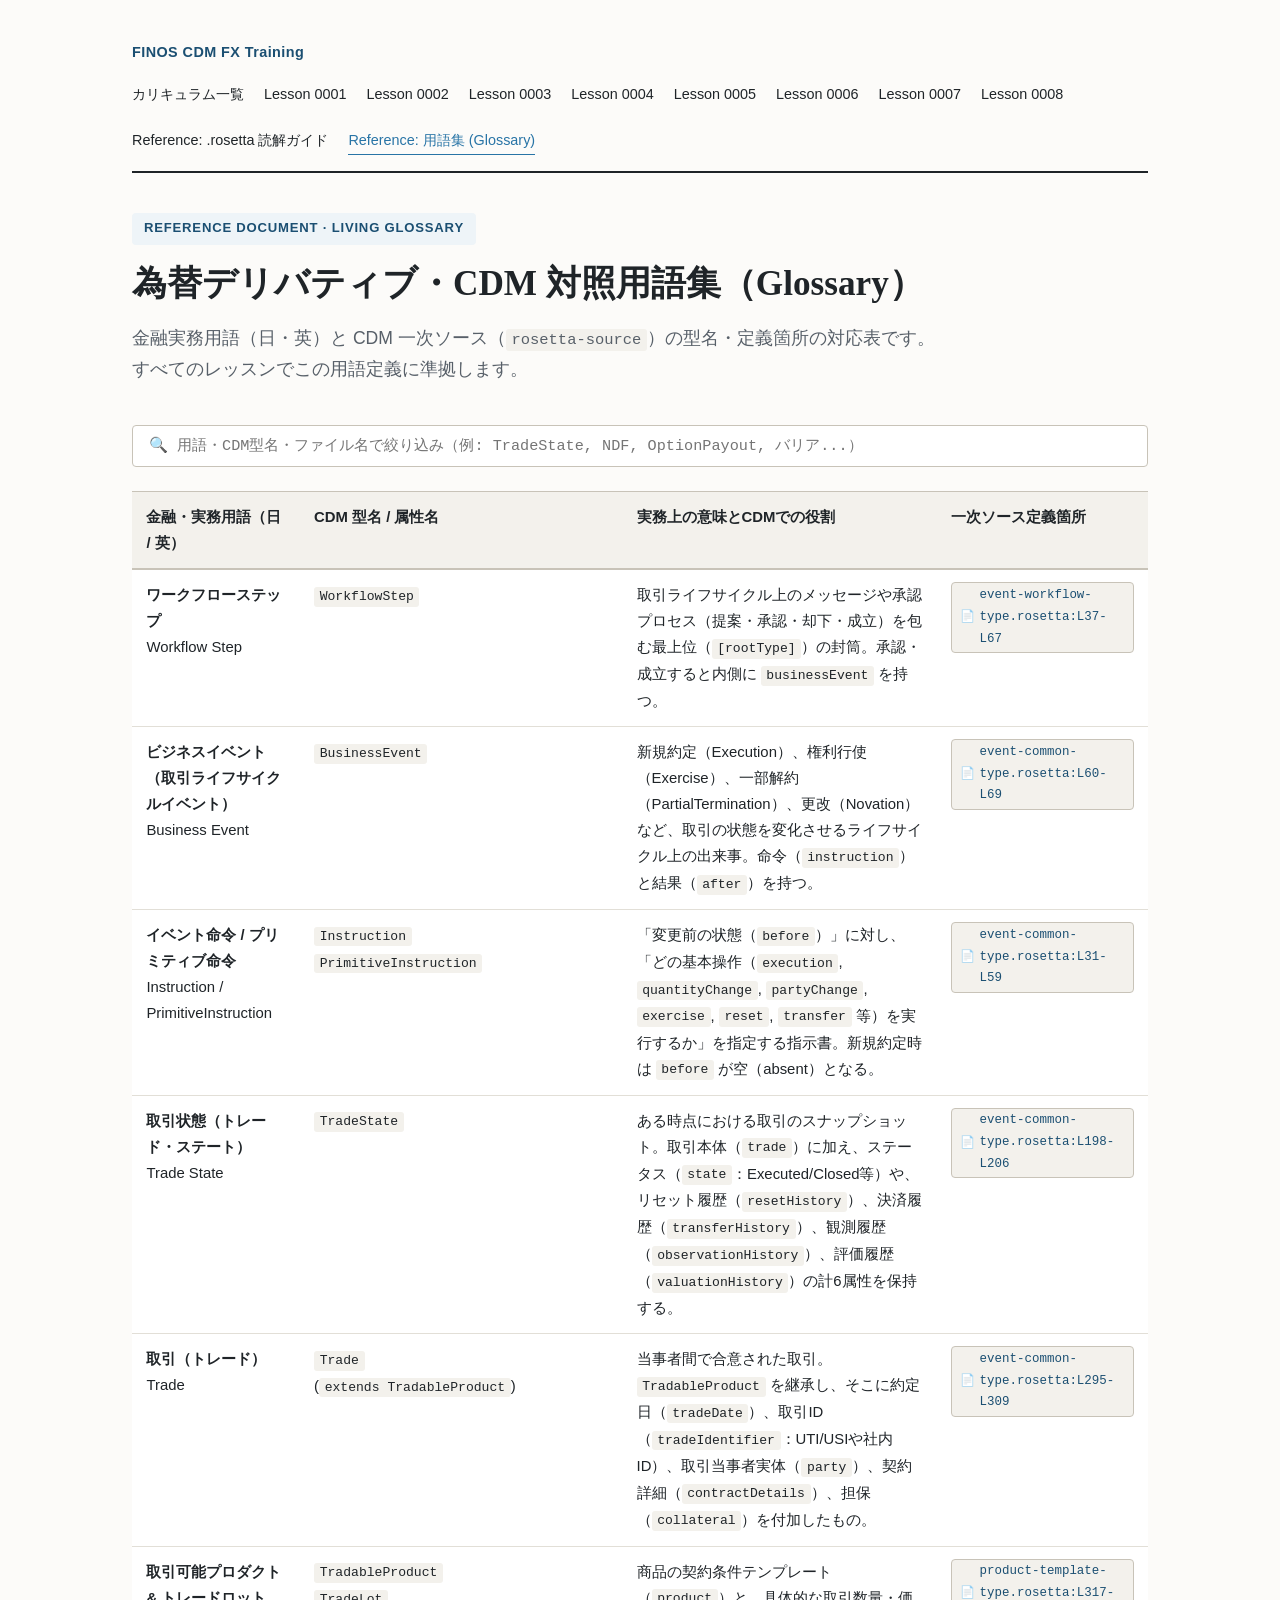
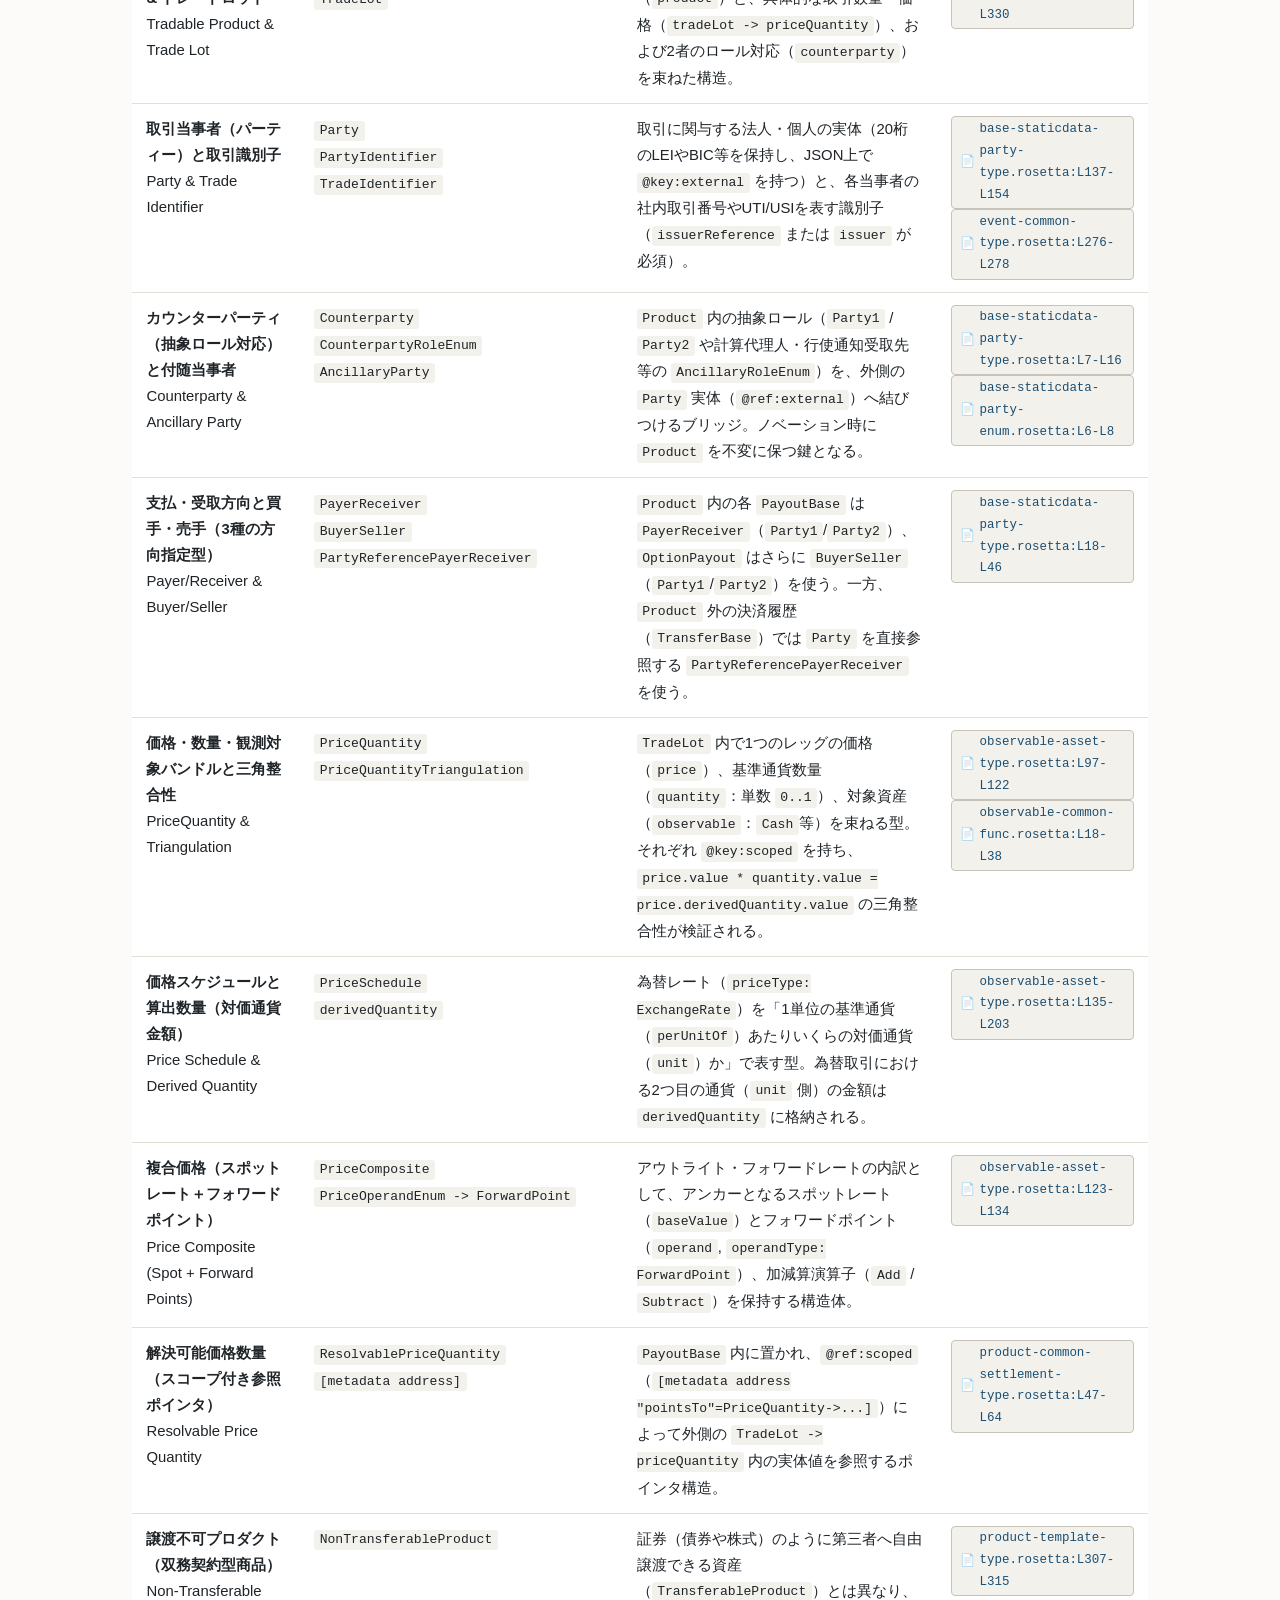
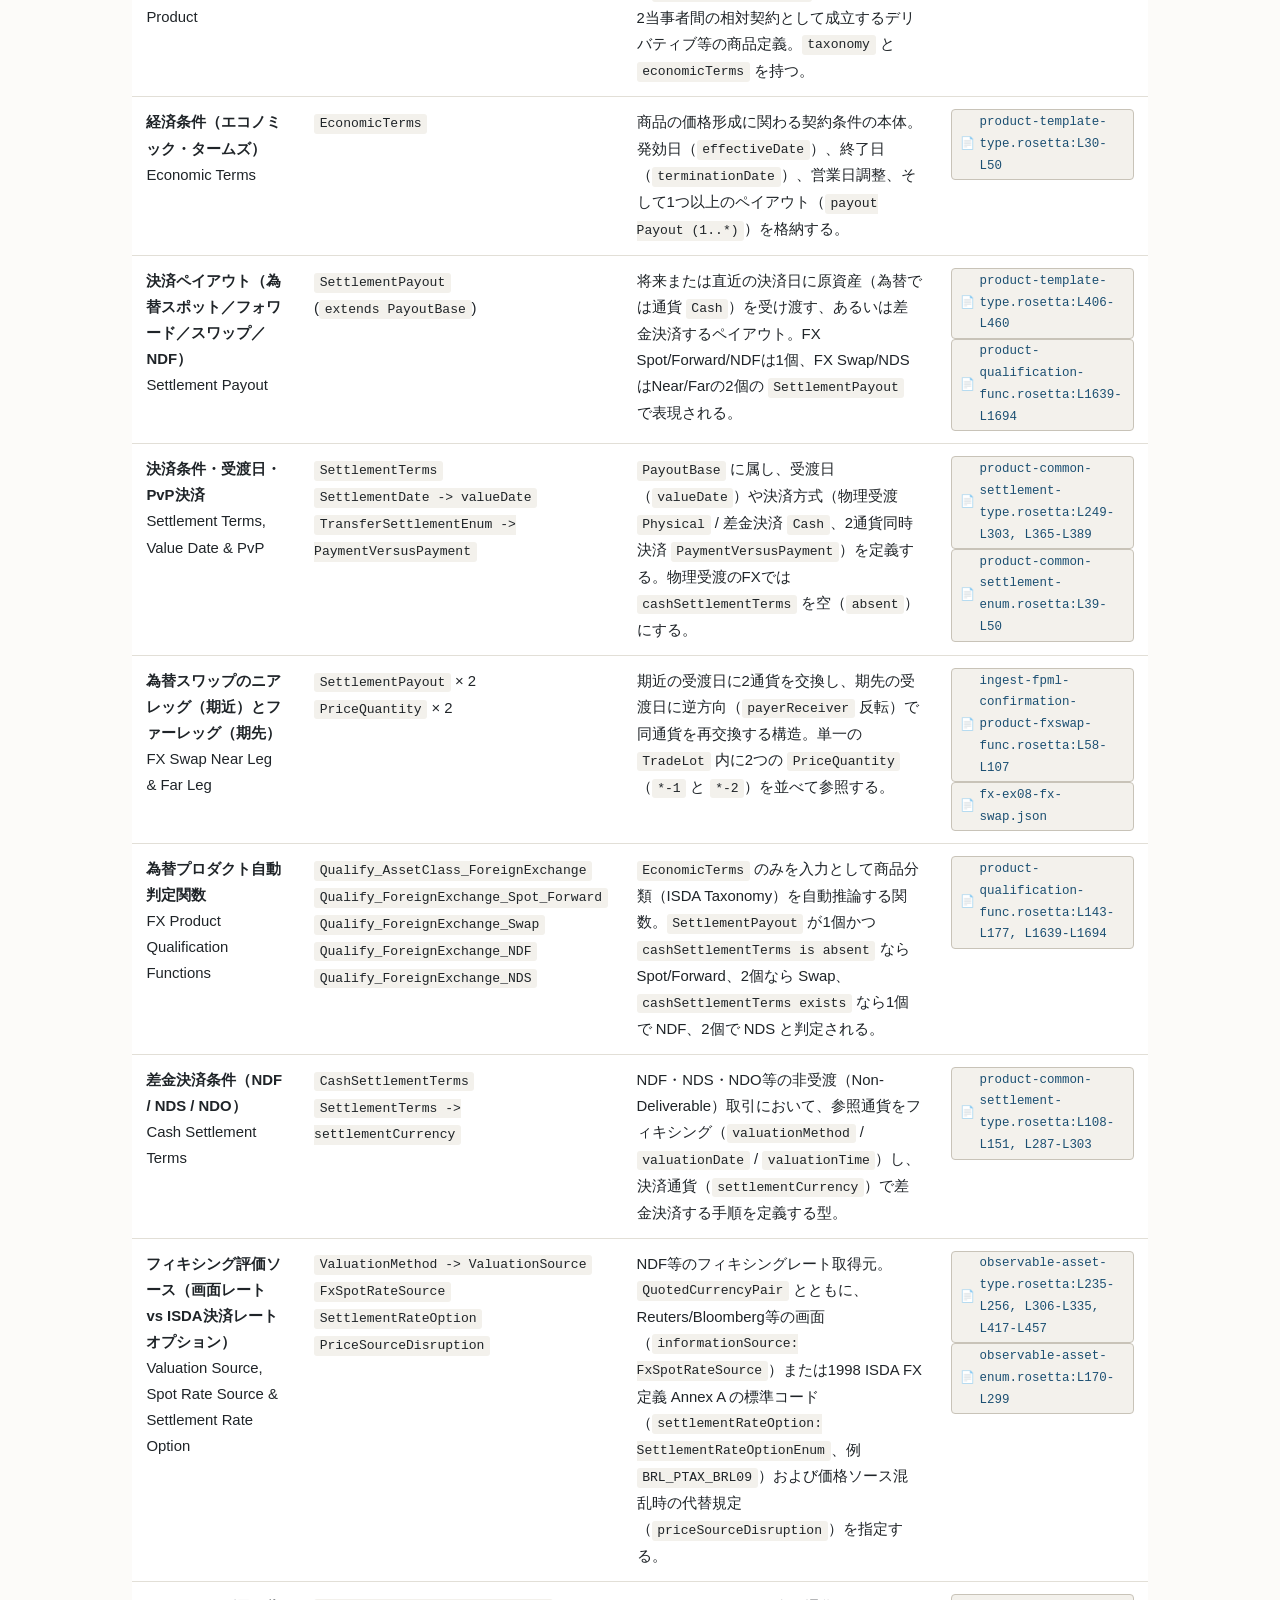
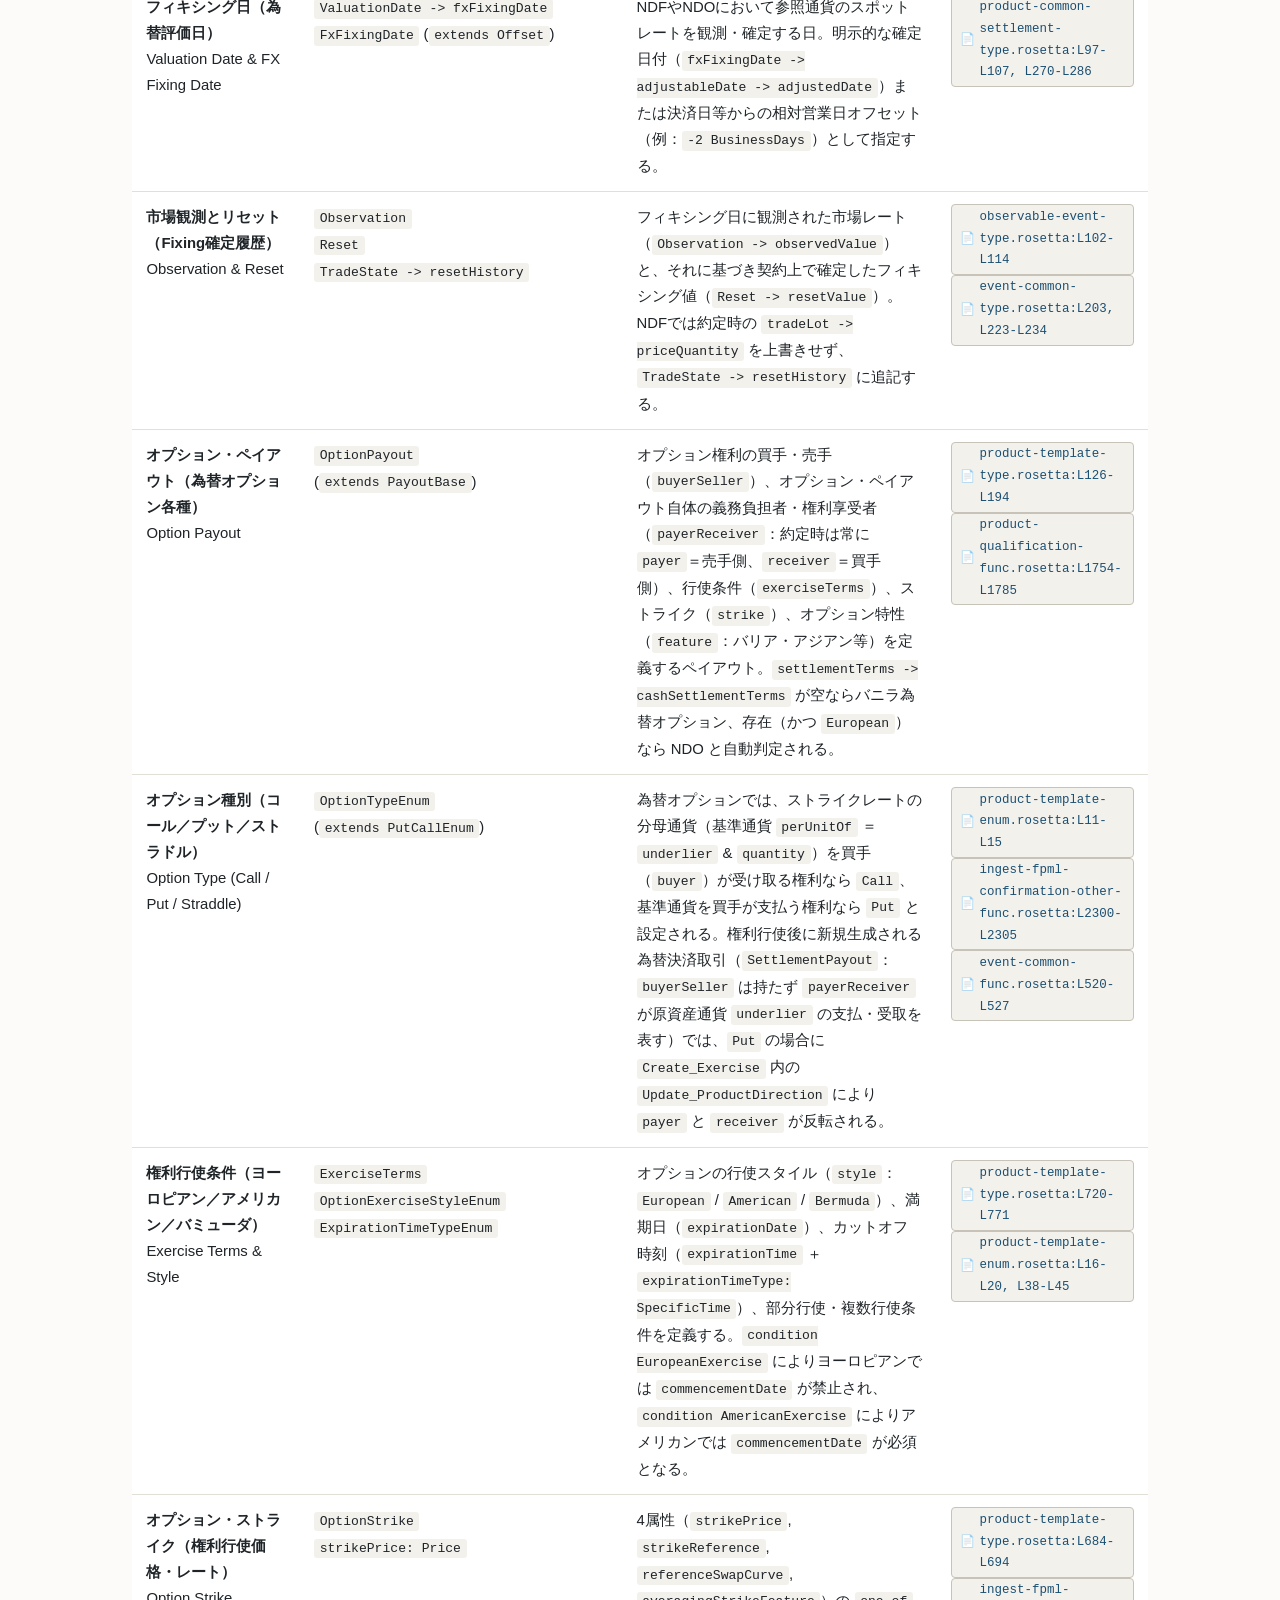
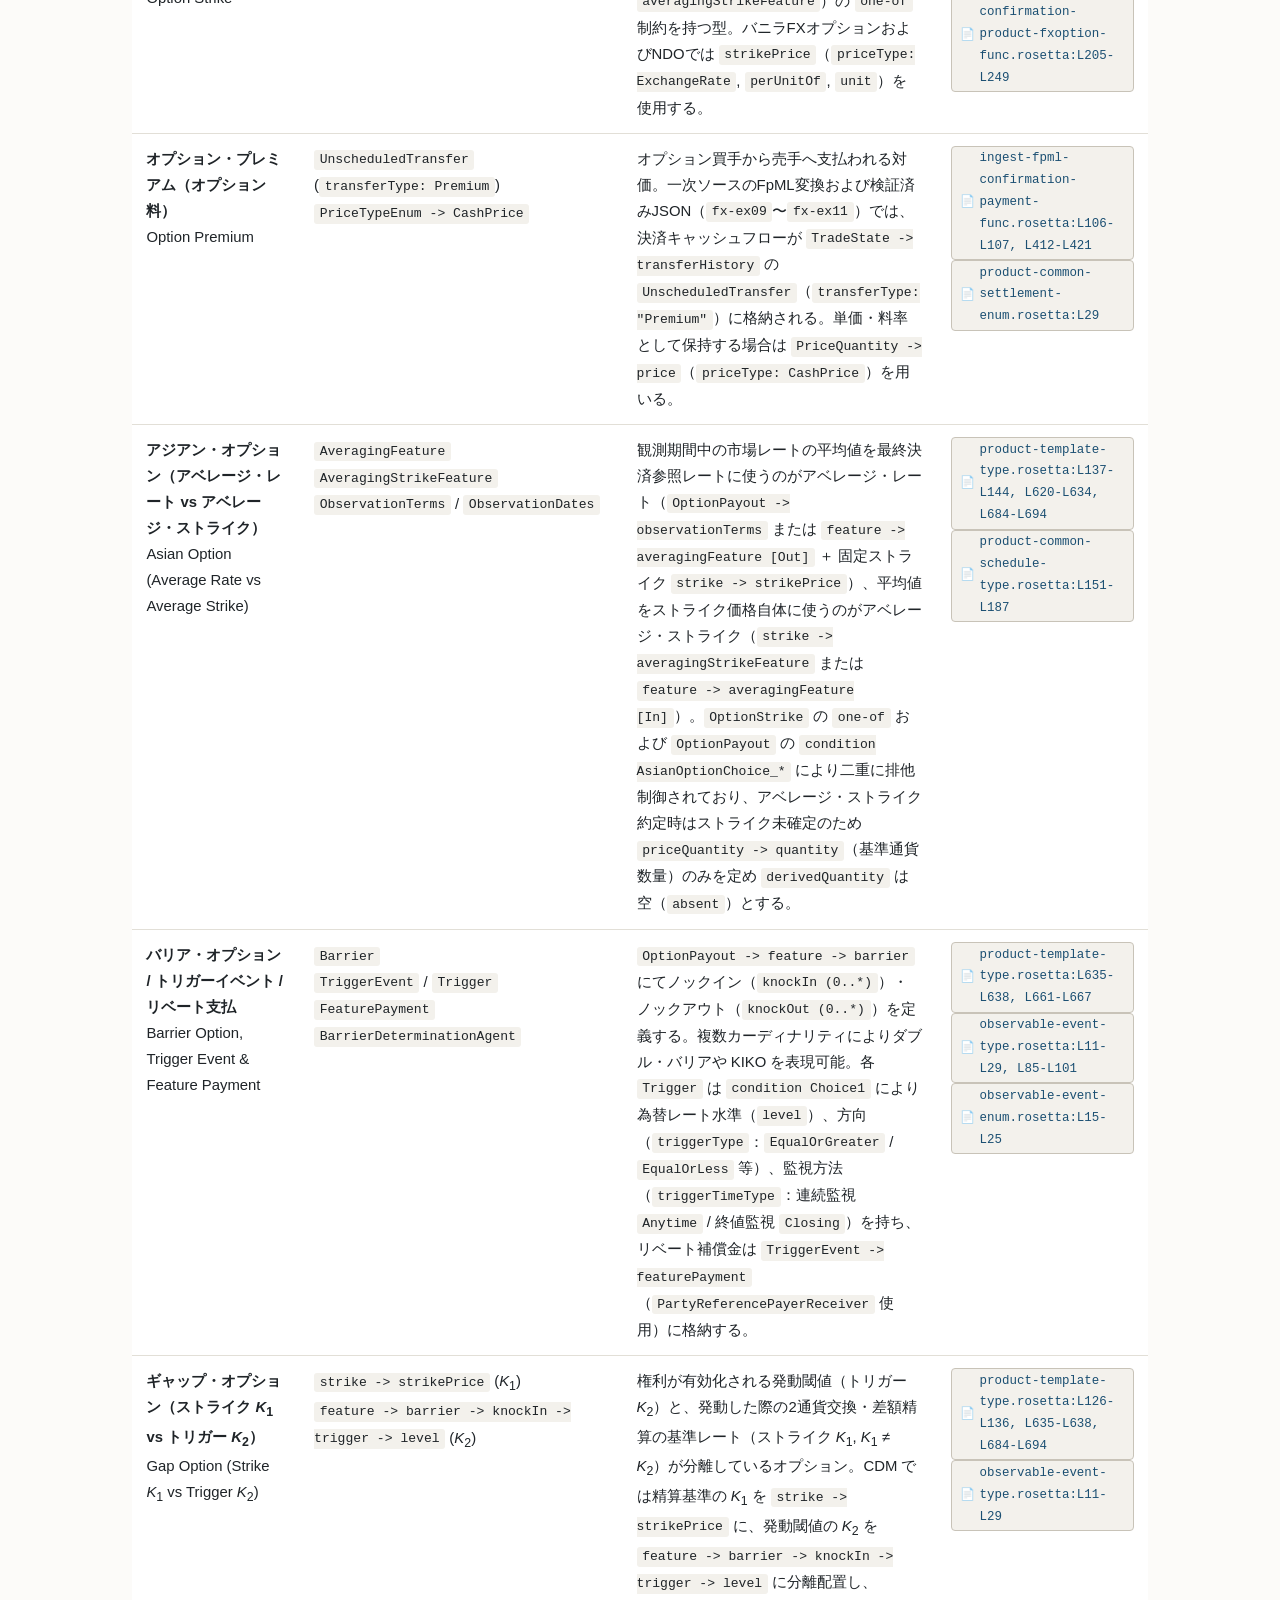
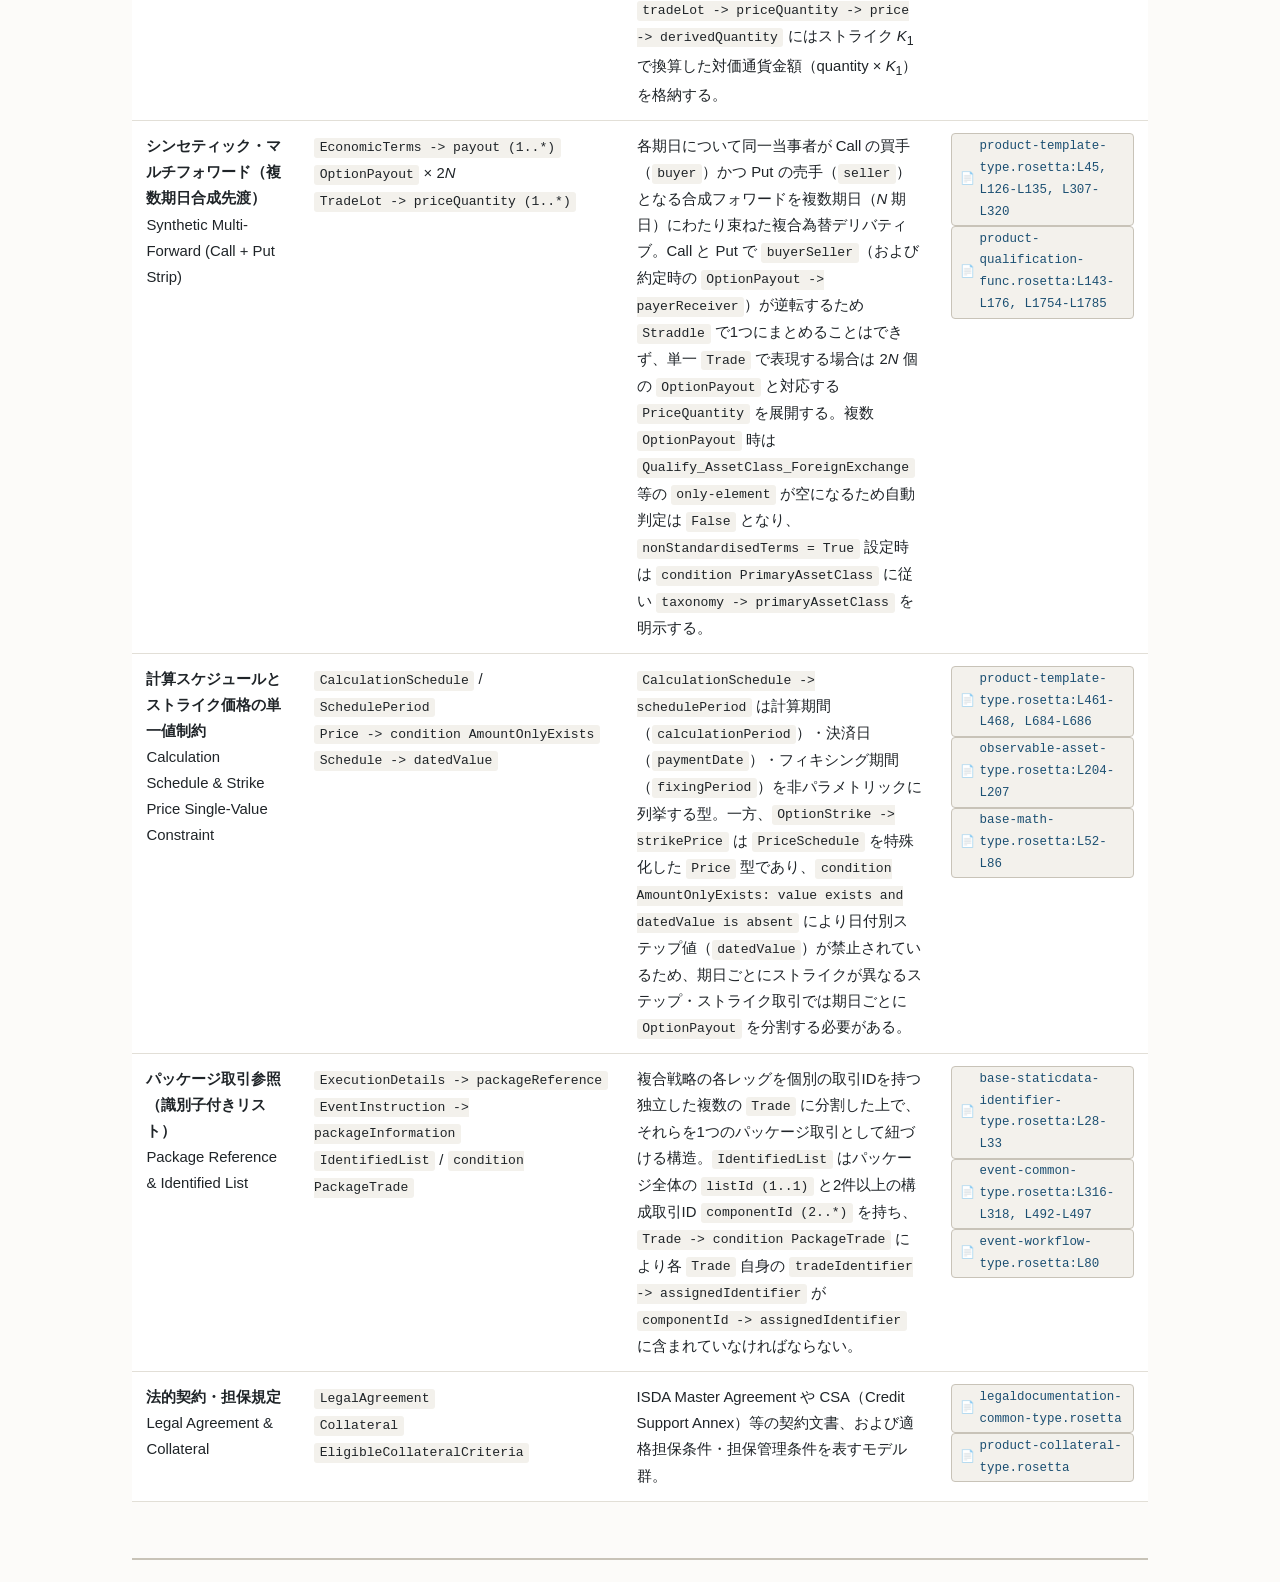
<file: reference/glossary.html>
<!DOCTYPE html>
<html lang="ja">
<head>
  <meta charset="UTF-8" />
  <meta name="viewport" content="width=device-width, initial-scale=1.0" />
  <title>金融・CDM用語集 (Glossary) | CDM Reference</title>
  <link rel="stylesheet" href="../assets/style.css" />
</head>
<body>
  <div class="page-wrapper">
    <nav class="workspace-nav">
      <a class="brand" href="../lessons/index.html">FINOS CDM FX Training</a>
      <div class="nav-links">
        <a href="../lessons/index.html">カリキュラム一覧</a>
        <a href="../lessons/0001-cdm-top-down-overview.html">Lesson 0001</a>
        <a href="../lessons/0002-trade-tradableproduct-party.html">Lesson 0002</a>
        <a href="../lessons/0003-pricequantity-fx-rate-and-scoped-references.html">Lesson 0003</a>
        <a href="../lessons/0004-fx-spot-forward-swap-settlementpayout.html">Lesson 0004</a>
        <a href="../lessons/0005-ndf-nds-cashsettlementterms-fixing.html">Lesson 0005</a>
        <a href="../lessons/0006-fx-vanilla-option-ndo-optionpayout.html">Lesson 0006</a>
        <a href="../lessons/0007-fx-asian-barrier-gap-options.html">Lesson 0007</a>
        <a href="../lessons/0008-synthetic-multi-forward-mapping.html">Lesson 0008</a>
        <a href="./rosetta-reading-guide.html">Reference: .rosetta 読解ガイド</a>
        <a href="./glossary.html" class="active">Reference: 用語集 (Glossary)</a>
      </div>
    </nav>

    <header class="lesson-header">
      <div class="lesson-meta">Reference Document · Living Glossary</div>
      <h1>為替デリバティブ・CDM 対照用語集（Glossary）</h1>
      <p class="lesson-subtitle">
        金融実務用語（日・英）と CDM 一次ソース（<code>rosetta-source</code>）の型名・定義箇所の対応表です。すべてのレッスンでこの用語定義に準拠します。
      </p>
    </header>

    <div style="margin: 1.5rem 0;">
      <input
        type="text"
        id="glossary-search"
        class="mapping-select"
        style="width: 100%; padding: 0.7rem 1rem; font-size: 0.95rem;"
        placeholder="🔍 用語・CDM型名・ファイル名で絞り込み（例: TradeState, NDF, OptionPayout, バリア...）"
      />
    </div>

    <table id="glossary-table">
      <thead>
        <tr>
          <th style="width: 22%;">金融・実務用語（日 / 英）</th>
          <th style="width: 22%;">CDM 型名 / 属性名</th>
          <th style="width: 34%;">実務上の意味とCDMでの役割</th>
          <th style="width: 22%;">一次ソース定義箇所</th>
        </tr>
      </thead>
      <tbody>
        <tr>
          <td><strong>ワークフローステップ</strong><br />Workflow Step</td>
          <td><code>WorkflowStep</code></td>
          <td>取引ライフサイクル上のメッセージや承認プロセス（提案・承認・却下・成立）を包む最上位（<code>[rootType]</code>）の封筒。承認・成立すると内側に <code>businessEvent</code> を持つ。</td>
          <td><span class="cite-badge">event-workflow-type.rosetta:L37-L67</span></td>
        </tr>
        <tr>
          <td><strong>ビジネスイベント（取引ライフサイクルイベント）</strong><br />Business Event</td>
          <td><code>BusinessEvent</code></td>
          <td>新規約定（Execution）、権利行使（Exercise）、一部解約（PartialTermination）、更改（Novation）など、取引の状態を変化させるライフサイクル上の出来事。命令（<code>instruction</code>）と結果（<code>after</code>）を持つ。</td>
          <td><span class="cite-badge">event-common-type.rosetta:L60-L69</span></td>
        </tr>
        <tr>
          <td><strong>イベント命令 / プリミティブ命令</strong><br />Instruction / PrimitiveInstruction</td>
          <td><code>Instruction</code><br /><code>PrimitiveInstruction</code></td>
          <td>「変更前の状態（<code>before</code>）」に対し、「どの基本操作（<code>execution</code>, <code>quantityChange</code>, <code>partyChange</code>, <code>exercise</code>, <code>reset</code>, <code>transfer</code> 等）を実行するか」を指定する指示書。新規約定時は <code>before</code> が空（absent）となる。</td>
          <td><span class="cite-badge">event-common-type.rosetta:L31-L59</span></td>
        </tr>
        <tr>
          <td><strong>取引状態（トレード・ステート）</strong><br />Trade State</td>
          <td><code>TradeState</code></td>
          <td>ある時点における取引のスナップショット。取引本体（<code>trade</code>）に加え、ステータス（<code>state</code>：Executed/Closed等）や、リセット履歴（<code>resetHistory</code>）、決済履歴（<code>transferHistory</code>）、観測履歴（<code>observationHistory</code>）、評価履歴（<code>valuationHistory</code>）の計6属性を保持する。</td>
          <td><span class="cite-badge">event-common-type.rosetta:L198-L206</span></td>
        </tr>
        <tr>
          <td><strong>取引（トレード）</strong><br />Trade</td>
          <td><code>Trade</code><br />(<code>extends TradableProduct</code>)</td>
          <td>当事者間で合意された取引。<code>TradableProduct</code> を継承し、そこに約定日（<code>tradeDate</code>）、取引ID（<code>tradeIdentifier</code>：UTI/USIや社内ID）、取引当事者実体（<code>party</code>）、契約詳細（<code>contractDetails</code>）、担保（<code>collateral</code>）を付加したもの。</td>
          <td><span class="cite-badge">event-common-type.rosetta:L295-L309</span></td>
        </tr>
        <tr>
          <td><strong>取引可能プロダクト &amp; トレードロット</strong><br />Tradable Product &amp; Trade Lot</td>
          <td><code>TradableProduct</code><br /><code>TradeLot</code></td>
          <td>商品の契約条件テンプレート（<code>product</code>）と、具体的な取引数量・価格（<code>tradeLot -> priceQuantity</code>）、および2者のロール対応（<code>counterparty</code>）を束ねた構造。</td>
          <td><span class="cite-badge">product-template-type.rosetta:L317-L330</span></td>
        </tr>
        <tr>
          <td><strong>取引当事者（パーティー）と取引識別子</strong><br />Party &amp; Trade Identifier</td>
          <td><code>Party</code><br /><code>PartyIdentifier</code><br /><code>TradeIdentifier</code></td>
          <td>取引に関与する法人・個人の実体（20桁のLEIやBIC等を保持し、JSON上で <code>@key:external</code> を持つ）と、各当事者の社内取引番号やUTI/USIを表す識別子（<code>issuerReference</code> または <code>issuer</code> が必須）。</td>
          <td><span class="cite-badge">base-staticdata-party-type.rosetta:L137-L154</span><br /><span class="cite-badge">event-common-type.rosetta:L276-L278</span></td>
        </tr>
        <tr>
          <td><strong>カウンターパーティ（抽象ロール対応）と付随当事者</strong><br />Counterparty &amp; Ancillary Party</td>
          <td><code>Counterparty</code><br /><code>CounterpartyRoleEnum</code><br /><code>AncillaryParty</code></td>
          <td><code>Product</code> 内の抽象ロール（<code>Party1</code> / <code>Party2</code> や計算代理人・行使通知受取先等の <code>AncillaryRoleEnum</code>）を、外側の <code>Party</code> 実体（<code>@ref:external</code>）へ結びつけるブリッジ。ノベーション時に <code>Product</code> を不変に保つ鍵となる。</td>
          <td><span class="cite-badge">base-staticdata-party-type.rosetta:L7-L16</span><br /><span class="cite-badge">base-staticdata-party-enum.rosetta:L6-L8</span></td>
        </tr>
        <tr>
          <td><strong>支払・受取方向と買手・売手（3種の方向指定型）</strong><br />Payer/Receiver &amp; Buyer/Seller</td>
          <td><code>PayerReceiver</code><br /><code>BuyerSeller</code><br /><code>PartyReferencePayerReceiver</code></td>
          <td><code>Product</code> 内の各 <code>PayoutBase</code> は <code>PayerReceiver</code>（<code>Party1</code>/<code>Party2</code>）、<code>OptionPayout</code> はさらに <code>BuyerSeller</code>（<code>Party1</code>/<code>Party2</code>）を使う。一方、<code>Product</code> 外の決済履歴（<code>TransferBase</code>）では <code>Party</code> を直接参照する <code>PartyReferencePayerReceiver</code> を使う。</td>
          <td><span class="cite-badge">base-staticdata-party-type.rosetta:L18-L46</span></td>
        </tr>
        <tr>
          <td><strong>価格・数量・観測対象バンドルと三角整合性</strong><br />PriceQuantity &amp; Triangulation</td>
          <td><code>PriceQuantity</code><br /><code>PriceQuantityTriangulation</code></td>
          <td><code>TradeLot</code> 内で1つのレッグの価格（<code>price</code>）、基準通貨数量（<code>quantity</code>：単数 <code>0..1</code>）、対象資産（<code>observable</code>：<code>Cash</code>等）を束ねる型。それぞれ <code>@key:scoped</code> を持ち、<code>price.value * quantity.value = price.derivedQuantity.value</code> の三角整合性が検証される。</td>
          <td><span class="cite-badge">observable-asset-type.rosetta:L97-L122</span><br /><span class="cite-badge">observable-common-func.rosetta:L18-L38</span></td>
        </tr>
        <tr>
          <td><strong>価格スケジュールと算出数量（対価通貨金額）</strong><br />Price Schedule &amp; Derived Quantity</td>
          <td><code>PriceSchedule</code><br /><code>derivedQuantity</code></td>
          <td>為替レート（<code>priceType: ExchangeRate</code>）を「1単位の基準通貨（<code>perUnitOf</code>）あたりいくらの対価通貨（<code>unit</code>）か」で表す型。為替取引における2つ目の通貨（<code>unit</code> 側）の金額は <code>derivedQuantity</code> に格納される。</td>
          <td><span class="cite-badge">observable-asset-type.rosetta:L135-L203</span></td>
        </tr>
        <tr>
          <td><strong>複合価格（スポットレート＋フォワードポイント）</strong><br />Price Composite (Spot + Forward Points)</td>
          <td><code>PriceComposite</code><br /><code>PriceOperandEnum -> ForwardPoint</code></td>
          <td>アウトライト・フォワードレートの内訳として、アンカーとなるスポットレート（<code>baseValue</code>）とフォワードポイント（<code>operand</code>, <code>operandType: ForwardPoint</code>）、加減算演算子（<code>Add</code> / <code>Subtract</code>）を保持する構造体。</td>
          <td><span class="cite-badge">observable-asset-type.rosetta:L123-L134</span></td>
        </tr>
        <tr>
          <td><strong>解決可能価格数量（スコープ付き参照ポインタ）</strong><br />Resolvable Price Quantity</td>
          <td><code>ResolvablePriceQuantity</code><br /><code>[metadata address]</code></td>
          <td><code>PayoutBase</code> 内に置かれ、<code>@ref:scoped</code>（<code>[metadata address "pointsTo"=PriceQuantity->...]</code>）によって外側の <code>TradeLot -> priceQuantity</code> 内の実体値を参照するポインタ構造。</td>
          <td><span class="cite-badge">product-common-settlement-type.rosetta:L47-L64</span></td>
        </tr>
        <tr>
          <td><strong>譲渡不可プロダクト（双務契約型商品）</strong><br />Non-Transferable Product</td>
          <td><code>NonTransferableProduct</code></td>
          <td>証券（債券や株式）のように第三者へ自由譲渡できる資産（<code>TransferableProduct</code>）とは異なり、2当事者間の相対契約として成立するデリバティブ等の商品定義。<code>taxonomy</code> と <code>economicTerms</code> を持つ。</td>
          <td><span class="cite-badge">product-template-type.rosetta:L307-L315</span></td>
        </tr>
        <tr>
          <td><strong>経済条件（エコノミック・タームズ）</strong><br />Economic Terms</td>
          <td><code>EconomicTerms</code></td>
          <td>商品の価格形成に関わる契約条件の本体。発効日（<code>effectiveDate</code>）、終了日（<code>terminationDate</code>）、営業日調整、そして1つ以上のペイアウト（<code>payout Payout (1..*)</code>）を格納する。</td>
          <td><span class="cite-badge">product-template-type.rosetta:L30-L50</span></td>
        </tr>
        <tr>
          <td><strong>決済ペイアウト（為替スポット／フォワード／スワップ／NDF）</strong><br />Settlement Payout</td>
          <td><code>SettlementPayout</code><br />(<code>extends PayoutBase</code>)</td>
          <td>将来または直近の決済日に原資産（為替では通貨 <code>Cash</code>）を受け渡す、あるいは差金決済するペイアウト。FX Spot/Forward/NDFは1個、FX Swap/NDSはNear/Farの2個の <code>SettlementPayout</code> で表現される。</td>
          <td><span class="cite-badge">product-template-type.rosetta:L406-L460</span><br /><span class="cite-badge">product-qualification-func.rosetta:L1639-L1694</span></td>
        </tr>
        <tr>
          <td><strong>決済条件・受渡日・PvP決済</strong><br />Settlement Terms, Value Date &amp; PvP</td>
          <td><code>SettlementTerms</code><br /><code>SettlementDate -> valueDate</code><br /><code>TransferSettlementEnum -> PaymentVersusPayment</code></td>
          <td><code>PayoutBase</code> に属し、受渡日（<code>valueDate</code>）や決済方式（物理受渡 <code>Physical</code> / 差金決済 <code>Cash</code>、2通貨同時決済 <code>PaymentVersusPayment</code>）を定義する。物理受渡のFXでは <code>cashSettlementTerms</code> を空（<code>absent</code>）にする。</td>
          <td><span class="cite-badge">product-common-settlement-type.rosetta:L249-L303, L365-L389</span><br /><span class="cite-badge">product-common-settlement-enum.rosetta:L39-L50</span></td>
        </tr>
        <tr>
          <td><strong>為替スワップのニアレッグ（期近）とファーレッグ（期先）</strong><br />FX Swap Near Leg &amp; Far Leg</td>
          <td><code>SettlementPayout</code> × 2<br /><code>PriceQuantity</code> × 2</td>
          <td>期近の受渡日に2通貨を交換し、期先の受渡日に逆方向（<code>payerReceiver</code> 反転）で同通貨を再交換する構造。単一の <code>TradeLot</code> 内に2つの <code>PriceQuantity</code>（<code>*-1</code> と <code>*-2</code>）を並べて参照する。</td>
          <td><span class="cite-badge">ingest-fpml-confirmation-product-fxswap-func.rosetta:L58-L107</span><br /><span class="cite-badge">fx-ex08-fx-swap.json</span></td>
        </tr>
        <tr>
          <td><strong>為替プロダクト自動判定関数</strong><br />FX Product Qualification Functions</td>
          <td><code>Qualify_AssetClass_ForeignExchange</code><br /><code>Qualify_ForeignExchange_Spot_Forward</code><br /><code>Qualify_ForeignExchange_Swap</code><br /><code>Qualify_ForeignExchange_NDF</code><br /><code>Qualify_ForeignExchange_NDS</code></td>
          <td><code>EconomicTerms</code> のみを入力として商品分類（ISDA Taxonomy）を自動推論する関数。<code>SettlementPayout</code> が1個かつ <code>cashSettlementTerms is absent</code> なら Spot/Forward、2個なら Swap、<code>cashSettlementTerms exists</code> なら1個で NDF、2個で NDS と判定される。</td>
          <td><span class="cite-badge">product-qualification-func.rosetta:L143-L177, L1639-L1694</span></td>
        </tr>
        <tr>
          <td><strong>差金決済条件（NDF / NDS / NDO）</strong><br />Cash Settlement Terms</td>
          <td><code>CashSettlementTerms</code><br /><code>SettlementTerms -> settlementCurrency</code></td>
          <td>NDF・NDS・NDO等の非受渡（Non-Deliverable）取引において、参照通貨をフィキシング（<code>valuationMethod</code> / <code>valuationDate</code> / <code>valuationTime</code>）し、決済通貨（<code>settlementCurrency</code>）で差金決済する手順を定義する型。</td>
          <td><span class="cite-badge">product-common-settlement-type.rosetta:L108-L151, L287-L303</span></td>
        </tr>
        <tr>
          <td><strong>フィキシング評価ソース（画面レート vs ISDA決済レートオプション）</strong><br />Valuation Source, Spot Rate Source &amp; Settlement Rate Option</td>
          <td><code>ValuationMethod -> ValuationSource</code><br /><code>FxSpotRateSource</code><br /><code>SettlementRateOption</code><br /><code>PriceSourceDisruption</code></td>
          <td>NDF等のフィキシングレート取得元。<code>QuotedCurrencyPair</code> とともに、Reuters/Bloomberg等の画面（<code>informationSource: FxSpotRateSource</code>）または1998 ISDA FX定義 Annex A の標準コード（<code>settlementRateOption: SettlementRateOptionEnum</code>、例 <code>BRL_PTAX_BRL09</code>）および価格ソース混乱時の代替規定（<code>priceSourceDisruption</code>）を指定する。</td>
          <td><span class="cite-badge">observable-asset-type.rosetta:L235-L256, L306-L335, L417-L457</span><br /><span class="cite-badge">observable-asset-enum.rosetta:L170-L299</span></td>
        </tr>
        <tr>
          <td><strong>フィキシング日（為替評価日）</strong><br />Valuation Date &amp; FX Fixing Date</td>
          <td><code>ValuationDate -> fxFixingDate</code><br /><code>FxFixingDate</code> (<code>extends Offset</code>)</td>
          <td>NDFやNDOにおいて参照通貨のスポットレートを観測・確定する日。明示的な確定日付（<code>fxFixingDate -> adjustableDate -> adjustedDate</code>）または決済日等からの相対営業日オフセット（例：<code>-2 BusinessDays</code>）として指定する。</td>
          <td><span class="cite-badge">product-common-settlement-type.rosetta:L97-L107, L270-L286</span></td>
        </tr>
        <tr>
          <td><strong>市場観測とリセット（Fixing確定履歴）</strong><br />Observation &amp; Reset</td>
          <td><code>Observation</code><br /><code>Reset</code><br /><code>TradeState -> resetHistory</code></td>
          <td>フィキシング日に観測された市場レート（<code>Observation -> observedValue</code>）と、それに基づき契約上で確定したフィキシング値（<code>Reset -> resetValue</code>）。NDFでは約定時の <code>tradeLot -> priceQuantity</code> を上書きせず、<code>TradeState -> resetHistory</code> に追記する。</td>
          <td><span class="cite-badge">observable-event-type.rosetta:L102-L114</span><br /><span class="cite-badge">event-common-type.rosetta:L203, L223-L234</span></td>
        </tr>
        <tr>
          <td><strong>オプション・ペイアウト（為替オプション各種）</strong><br />Option Payout</td>
          <td><code>OptionPayout</code><br />(<code>extends PayoutBase</code>)</td>
          <td>オプション権利の買手・売手（<code>buyerSeller</code>）、オプション・ペイアウト自体の義務負担者・権利享受者（<code>payerReceiver</code>：約定時は常に <code>payer</code>＝売手側、<code>receiver</code>＝買手側）、行使条件（<code>exerciseTerms</code>）、ストライク（<code>strike</code>）、オプション特性（<code>feature</code>：バリア・アジアン等）を定義するペイアウト。<code>settlementTerms -> cashSettlementTerms</code> が空ならバニラ為替オプション、存在（かつ <code>European</code>）なら NDO と自動判定される。</td>
          <td><span class="cite-badge">product-template-type.rosetta:L126-L194</span><br /><span class="cite-badge">product-qualification-func.rosetta:L1754-L1785</span></td>
        </tr>
        <tr>
          <td><strong>オプション種別（コール／プット／ストラドル）</strong><br />Option Type (Call / Put / Straddle)</td>
          <td><code>OptionTypeEnum</code><br />(<code>extends PutCallEnum</code>)</td>
          <td>為替オプションでは、ストライクレートの分母通貨（基準通貨 <code>perUnitOf</code> ＝ <code>underlier</code> &amp; <code>quantity</code>）を買手（<code>buyer</code>）が受け取る権利なら <code>Call</code>、基準通貨を買手が支払う権利なら <code>Put</code> と設定される。権利行使後に新規生成される為替決済取引（<code>SettlementPayout</code>：<code>buyerSeller</code> は持たず <code>payerReceiver</code> が原資産通貨 <code>underlier</code> の支払・受取を表す）では、<code>Put</code> の場合に <code>Create_Exercise</code> 内の <code>Update_ProductDirection</code> により <code>payer</code> と <code>receiver</code> が反転される。</td>
          <td><span class="cite-badge">product-template-enum.rosetta:L11-L15</span><br /><span class="cite-badge">ingest-fpml-confirmation-other-func.rosetta:L2300-L2305</span><br /><span class="cite-badge">event-common-func.rosetta:L520-L527</span></td>
        </tr>
        <tr>
          <td><strong>権利行使条件（ヨーロピアン／アメリカン／バミューダ）</strong><br />Exercise Terms &amp; Style</td>
          <td><code>ExerciseTerms</code><br /><code>OptionExerciseStyleEnum</code><br /><code>ExpirationTimeTypeEnum</code></td>
          <td>オプションの行使スタイル（<code>style</code>：<code>European</code> / <code>American</code> / <code>Bermuda</code>）、満期日（<code>expirationDate</code>）、カットオフ時刻（<code>expirationTime</code> ＋ <code>expirationTimeType: SpecificTime</code>）、部分行使・複数行使条件を定義する。<code>condition EuropeanExercise</code> によりヨーロピアンでは <code>commencementDate</code> が禁止され、<code>condition AmericanExercise</code> によりアメリカンでは <code>commencementDate</code> が必須となる。</td>
          <td><span class="cite-badge">product-template-type.rosetta:L720-L771</span><br /><span class="cite-badge">product-template-enum.rosetta:L16-L20, L38-L45</span></td>
        </tr>
        <tr>
          <td><strong>オプション・ストライク（権利行使価格・レート）</strong><br />Option Strike</td>
          <td><code>OptionStrike</code><br /><code>strikePrice: Price</code></td>
          <td>4属性（<code>strikePrice</code>, <code>strikeReference</code>, <code>referenceSwapCurve</code>, <code>averagingStrikeFeature</code>）の <code>one-of</code> 制約を持つ型。バニラFXオプションおよびNDOでは <code>strikePrice</code>（<code>priceType: ExchangeRate</code>, <code>perUnitOf</code>, <code>unit</code>）を使用する。</td>
          <td><span class="cite-badge">product-template-type.rosetta:L684-L694</span><br /><span class="cite-badge">ingest-fpml-confirmation-product-fxoption-func.rosetta:L205-L249</span></td>
        </tr>
        <tr>
          <td><strong>オプション・プレミアム（オプション料）</strong><br />Option Premium</td>
          <td><code>UnscheduledTransfer</code><br />(<code>transferType: Premium</code>)<br /><code>PriceTypeEnum -> CashPrice</code></td>
          <td>オプション買手から売手へ支払われる対価。一次ソースのFpML変換および検証済みJSON（<code>fx-ex09</code>〜<code>fx-ex11</code>）では、決済キャッシュフローが <code>TradeState -> transferHistory</code> の <code>UnscheduledTransfer</code>（<code>transferType: "Premium"</code>）に格納される。単価・料率として保持する場合は <code>PriceQuantity -> price</code>（<code>priceType: CashPrice</code>）を用いる。</td>
          <td><span class="cite-badge">ingest-fpml-confirmation-payment-func.rosetta:L106-L107, L412-L421</span><br /><span class="cite-badge">product-common-settlement-enum.rosetta:L29</span></td>
        </tr>
        <tr>
          <td><strong>アジアン・オプション（アベレージ・レート vs アベレージ・ストライク）</strong><br />Asian Option (Average Rate vs Average Strike)</td>
          <td><code>AveragingFeature</code><br /><code>AveragingStrikeFeature</code><br /><code>ObservationTerms</code> / <code>ObservationDates</code></td>
          <td>観測期間中の市場レートの平均値を最終決済参照レートに使うのがアベレージ・レート（<code>OptionPayout -> observationTerms</code> または <code>feature -> averagingFeature [Out]</code> ＋ 固定ストライク <code>strike -> strikePrice</code>）、平均値をストライク価格自体に使うのがアベレージ・ストライク（<code>strike -> averagingStrikeFeature</code> または <code>feature -> averagingFeature [In]</code>）。<code>OptionStrike</code> の <code>one-of</code> および <code>OptionPayout</code> の <code>condition AsianOptionChoice_*</code> により二重に排他制御されており、アベレージ・ストライク約定時はストライク未確定のため <code>priceQuantity -> quantity</code>（基準通貨数量）のみを定め <code>derivedQuantity</code> は空（<code>absent</code>）とする。</td>
          <td><span class="cite-badge">product-template-type.rosetta:L137-L144, L620-L634, L684-L694</span><br /><span class="cite-badge">product-common-schedule-type.rosetta:L151-L187</span></td>
        </tr>
        <tr>
          <td><strong>バリア・オプション / トリガーイベント / リベート支払</strong><br />Barrier Option, Trigger Event &amp; Feature Payment</td>
          <td><code>Barrier</code><br /><code>TriggerEvent</code> / <code>Trigger</code><br /><code>FeaturePayment</code><br /><code>BarrierDeterminationAgent</code></td>
          <td><code>OptionPayout -> feature -> barrier</code> にてノックイン（<code>knockIn (0..*)</code>）・ノックアウト（<code>knockOut (0..*)</code>）を定義する。複数カーディナリティによりダブル・バリアや KIKO を表現可能。各 <code>Trigger</code> は <code>condition Choice1</code> により為替レート水準（<code>level</code>）、方向（<code>triggerType</code>：<code>EqualOrGreater</code> / <code>EqualOrLess</code> 等）、監視方法（<code>triggerTimeType</code>：連続監視 <code>Anytime</code> / 終値監視 <code>Closing</code>）を持ち、リベート補償金は <code>TriggerEvent -> featurePayment</code>（<code>PartyReferencePayerReceiver</code> 使用）に格納する。</td>
          <td><span class="cite-badge">product-template-type.rosetta:L635-L638, L661-L667</span><br /><span class="cite-badge">observable-event-type.rosetta:L11-L29, L85-L101</span><br /><span class="cite-badge">observable-event-enum.rosetta:L15-L25</span></td>
        </tr>
        <tr>
          <td><strong>ギャップ・オプション（ストライク <i>K</i><sub>1</sub> vs トリガー <i>K</i><sub>2</sub>）</strong><br />Gap Option (Strike <i>K</i><sub>1</sub> vs Trigger <i>K</i><sub>2</sub>)</td>
          <td><code>strike -> strikePrice</code> (<i>K</i><sub>1</sub>)<br /><code>feature -> barrier -> knockIn -> trigger -> level</code> (<i>K</i><sub>2</sub>)</td>
          <td>権利が有効化される発動閾値（トリガー <i>K</i><sub>2</sub>）と、発動した際の2通貨交換・差額精算の基準レート（ストライク <i>K</i><sub>1</sub>, <i>K</i><sub>1</sub> &ne; <i>K</i><sub>2</sub>）が分離しているオプション。CDM では精算基準の <i>K</i><sub>1</sub> を <code>strike -> strikePrice</code> に、発動閾値の <i>K</i><sub>2</sub> を <code>feature -> barrier -> knockIn -> trigger -> level</code> に分離配置し、<code>tradeLot -> priceQuantity -> price -> derivedQuantity</code> にはストライク <i>K</i><sub>1</sub> で換算した対価通貨金額（quantity &times; <i>K</i><sub>1</sub>）を格納する。</td>
          <td><span class="cite-badge">product-template-type.rosetta:L126-L136, L635-L638, L684-L694</span><br /><span class="cite-badge">observable-event-type.rosetta:L11-L29</span></td>
        </tr>
        <tr>
          <td><strong>シンセティック・マルチフォワード（複数期日合成先渡）</strong><br />Synthetic Multi-Forward (Call + Put Strip)</td>
          <td><code>EconomicTerms -> payout (1..*)</code><br /><code>OptionPayout</code> &times; 2<i>N</i><br /><code>TradeLot -> priceQuantity (1..*)</code></td>
          <td>各期日について同一当事者が Call の買手（<code>buyer</code>）かつ Put の売手（<code>seller</code>）となる合成フォワードを複数期日（<i>N</i> 期日）にわたり束ねた複合為替デリバティブ。Call と Put で <code>buyerSeller</code>（および約定時の <code>OptionPayout -> payerReceiver</code>）が逆転するため <code>Straddle</code> で1つにまとめることはできず、単一 <code>Trade</code> で表現する場合は 2<i>N</i> 個の <code>OptionPayout</code> と対応する <code>PriceQuantity</code> を展開する。複数 <code>OptionPayout</code> 時は <code>Qualify_AssetClass_ForeignExchange</code> 等の <code>only-element</code> が空になるため自動判定は <code>False</code> となり、<code>nonStandardisedTerms = True</code> 設定時は <code>condition PrimaryAssetClass</code> に従い <code>taxonomy -> primaryAssetClass</code> を明示する。</td>
          <td><span class="cite-badge">product-template-type.rosetta:L45, L126-L135, L307-L320</span><br /><span class="cite-badge">product-qualification-func.rosetta:L143-L176, L1754-L1785</span></td>
        </tr>
        <tr>
          <td><strong>計算スケジュールとストライク価格の単一値制約</strong><br />Calculation Schedule &amp; Strike Price Single-Value Constraint</td>
          <td><code>CalculationSchedule</code> / <code>SchedulePeriod</code><br /><code>Price -> condition AmountOnlyExists</code><br /><code>Schedule -> datedValue</code></td>
          <td><code>CalculationSchedule -> schedulePeriod</code> は計算期間（<code>calculationPeriod</code>）・決済日（<code>paymentDate</code>）・フィキシング期間（<code>fixingPeriod</code>）を非パラメトリックに列挙する型。一方、<code>OptionStrike -> strikePrice</code> は <code>PriceSchedule</code> を特殊化した <code>Price</code> 型であり、<code>condition AmountOnlyExists: value exists and datedValue is absent</code> により日付別ステップ値（<code>datedValue</code>）が禁止されているため、期日ごとにストライクが異なるステップ・ストライク取引では期日ごとに <code>OptionPayout</code> を分割する必要がある。</td>
          <td><span class="cite-badge">product-template-type.rosetta:L461-L468, L684-L686</span><br /><span class="cite-badge">observable-asset-type.rosetta:L204-L207</span><br /><span class="cite-badge">base-math-type.rosetta:L52-L86</span></td>
        </tr>
        <tr>
          <td><strong>パッケージ取引参照（識別子付きリスト）</strong><br />Package Reference &amp; Identified List</td>
          <td><code>ExecutionDetails -> packageReference</code><br /><code>EventInstruction -> packageInformation</code><br /><code>IdentifiedList</code> / <code>condition PackageTrade</code></td>
          <td>複合戦略の各レッグを個別の取引IDを持つ独立した複数の <code>Trade</code> に分割した上で、それらを1つのパッケージ取引として紐づける構造。<code>IdentifiedList</code> はパッケージ全体の <code>listId (1..1)</code> と2件以上の構成取引ID <code>componentId (2..*)</code> を持ち、<code>Trade -> condition PackageTrade</code> により各 <code>Trade</code> 自身の <code>tradeIdentifier -> assignedIdentifier</code> が <code>componentId -> assignedIdentifier</code> に含まれていなければならない。</td>
          <td><span class="cite-badge">base-staticdata-identifier-type.rosetta:L28-L33</span><br /><span class="cite-badge">event-common-type.rosetta:L316-L318, L492-L497</span><br /><span class="cite-badge">event-workflow-type.rosetta:L80</span></td>
        </tr>
        <tr>
          <td><strong>法的契約・担保規定</strong><br />Legal Agreement &amp; Collateral</td>
          <td><code>LegalAgreement</code><br /><code>Collateral</code><br /><code>EligibleCollateralCriteria</code></td>
          <td>ISDA Master Agreement や CSA（Credit Support Annex）等の契約文書、および適格担保条件・担保管理条件を表すモデル群。</td>
          <td><span class="cite-badge">legaldocumentation-common-type.rosetta</span><br /><span class="cite-badge">product-collateral-type.rosetta</span></td>
        </tr>
      </tbody>
    </table>

    <footer class="lesson-footer">
      <div class="site-disclaimer">
        <p><strong>免責事項 (Disclaimer)</strong>: 本ドキュメントは個人の学習・研究目的でAIエージェント（Google Gemini）を用いて生成された私的な資料であり、「現状有姿（AS IS）」で提供されます。作成者は記載内容の正確性・完全性・最新性を保証せず、金融取引・法務・投資等の専門的助言を提供するものではありません。本情報の利用により生じたいかなる損害についても、作成者は一切の責任を負いません。</p>
      </div>
    </footer>
  </div>
  <script src="../assets/cdm-learning.js"></script>
</body>
</html>
</file>
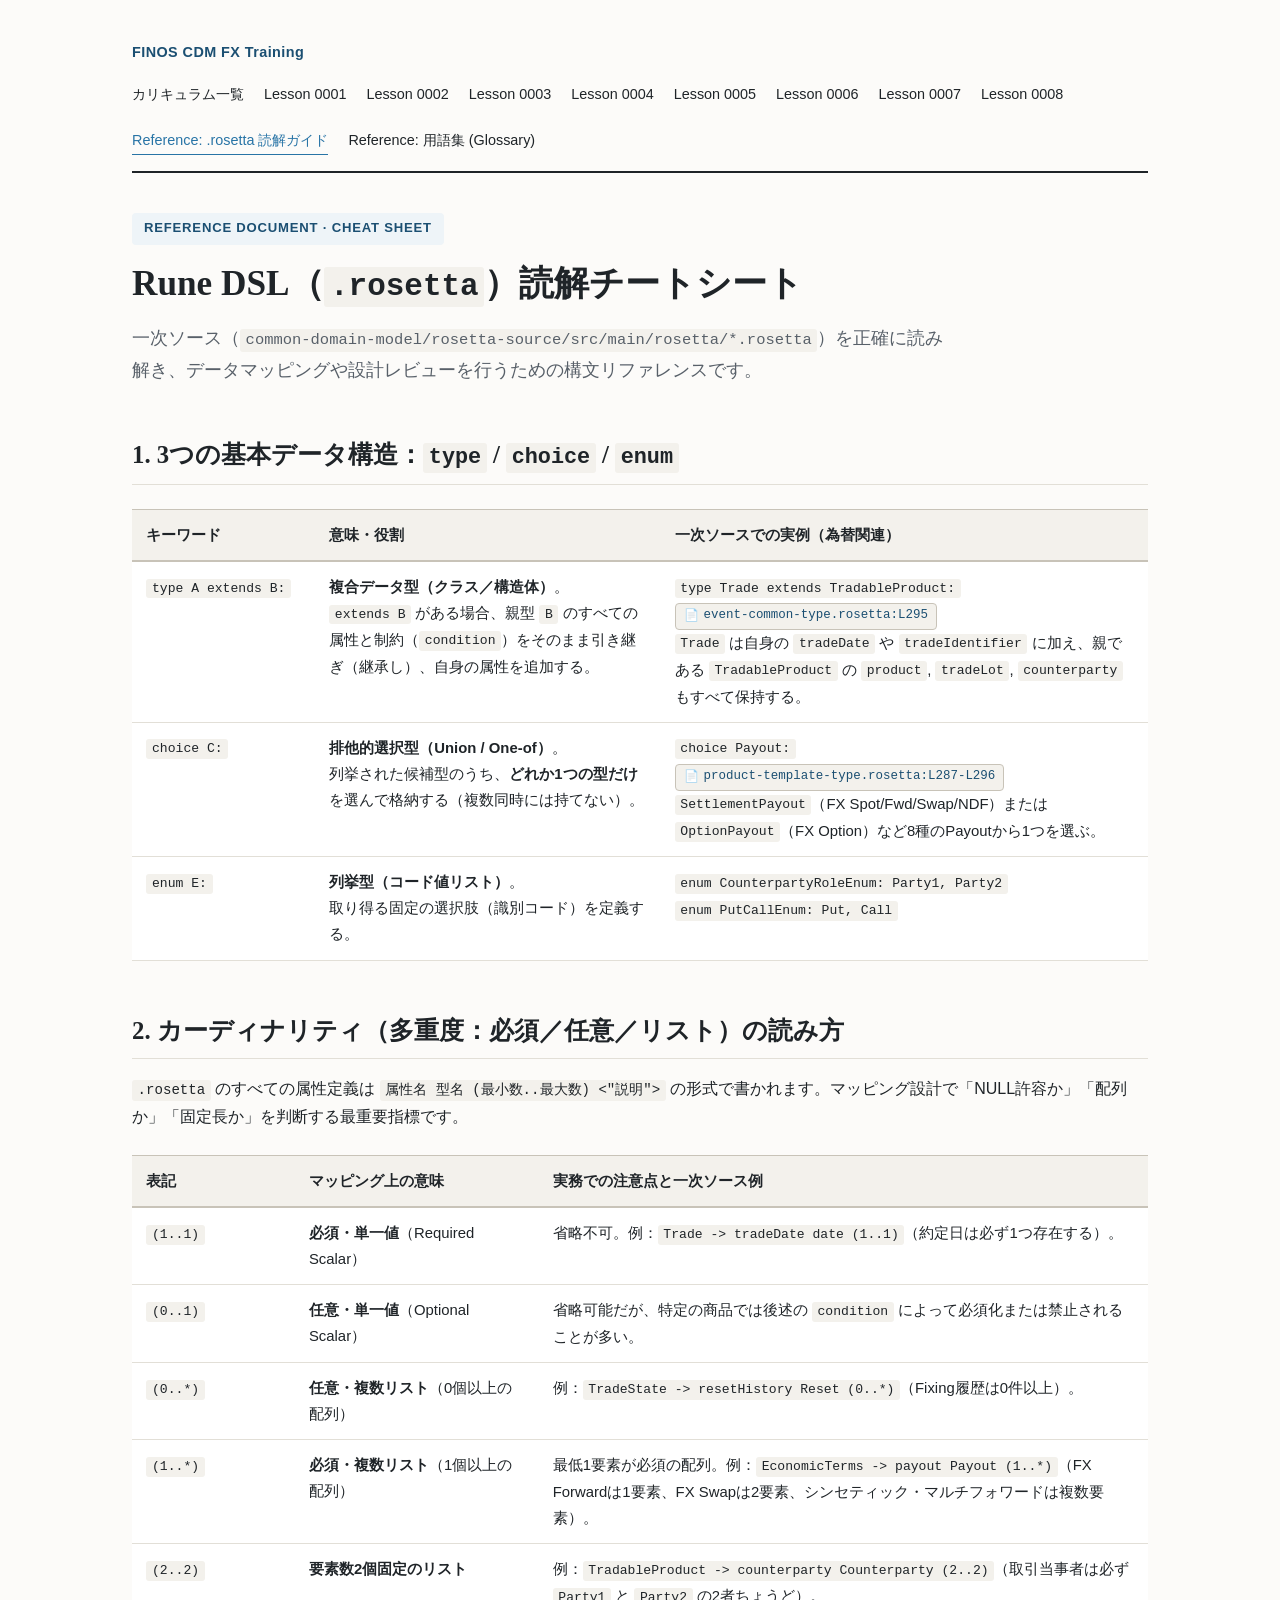
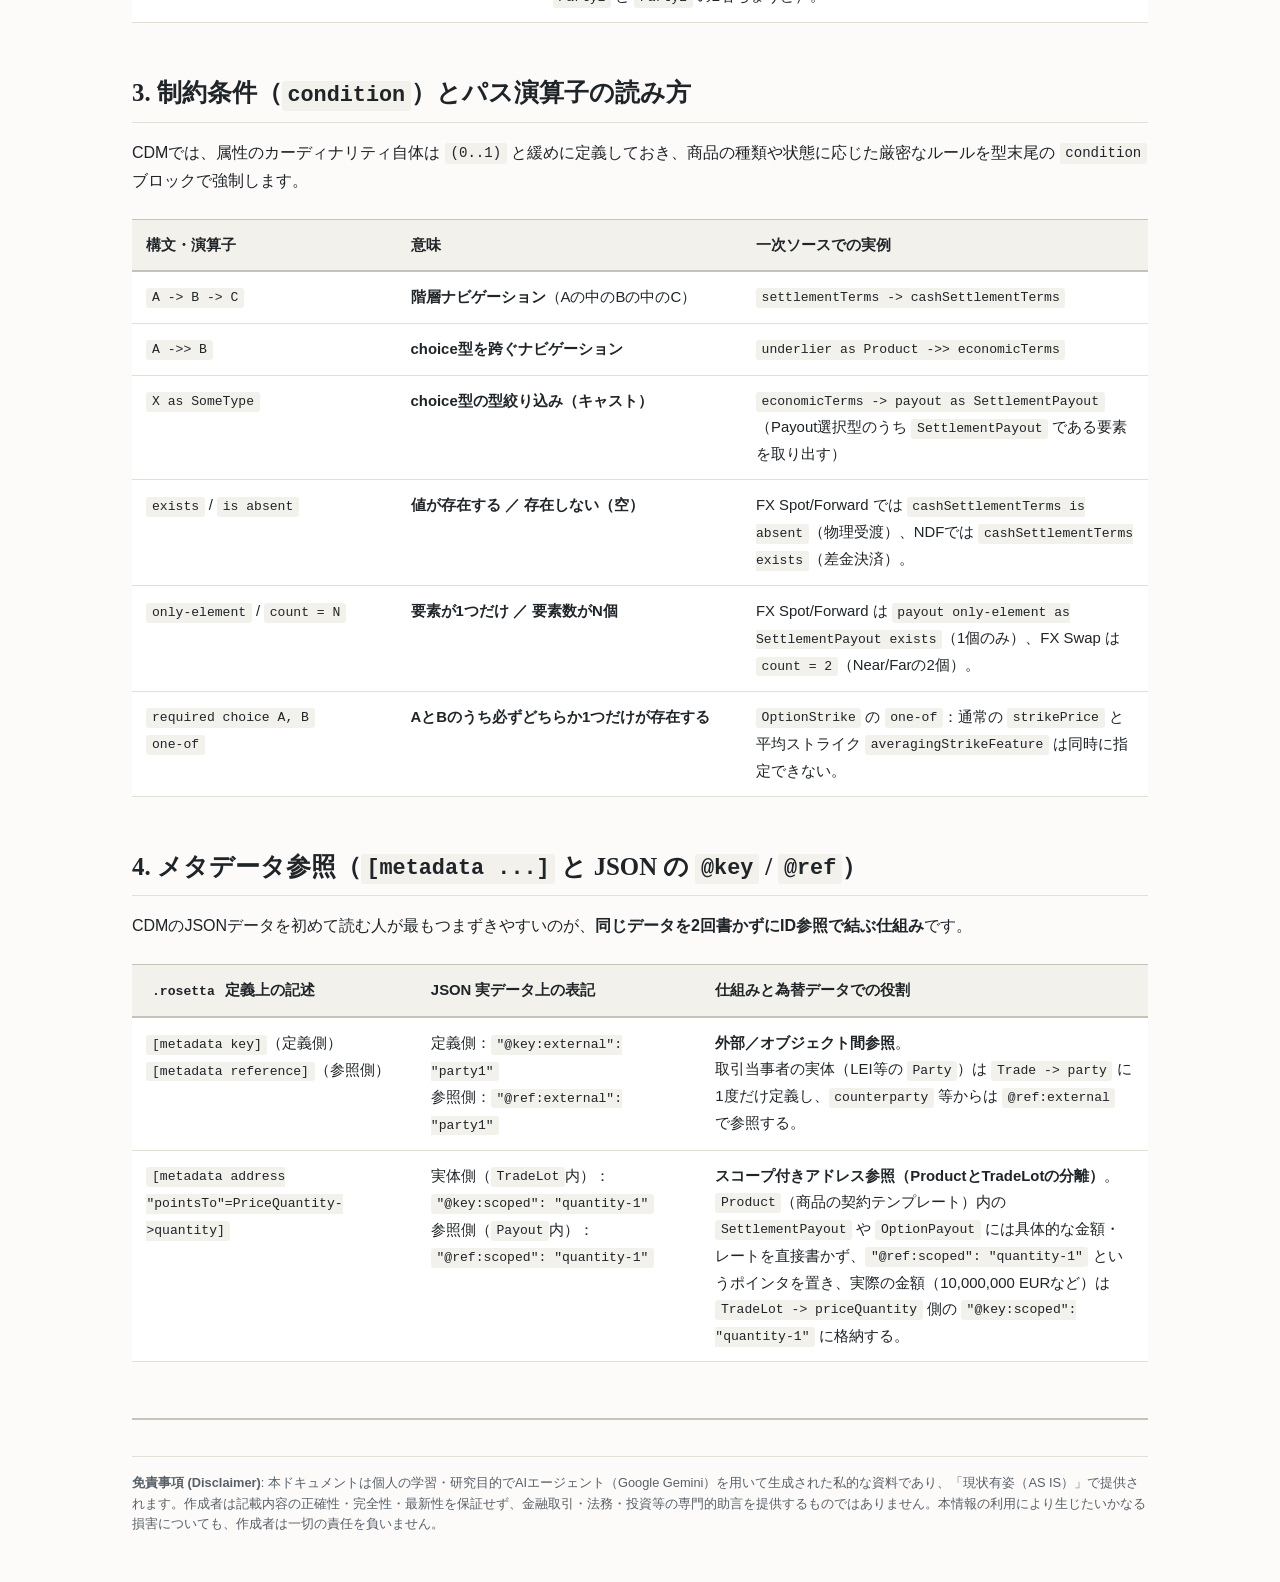
<file: reference/rosetta-reading-guide.html>
<!DOCTYPE html>
<html lang="ja">
<head>
  <meta charset="UTF-8" />
  <meta name="viewport" content="width=device-width, initial-scale=1.0" />
  <title>Rune DSL (.rosetta) 読解チートシート | CDM Reference</title>
  <link rel="stylesheet" href="../assets/style.css" />
</head>
<body>
  <div class="page-wrapper">
    <nav class="workspace-nav">
      <a class="brand" href="../lessons/index.html">FINOS CDM FX Training</a>
      <div class="nav-links">
        <a href="../lessons/index.html">カリキュラム一覧</a>
        <a href="../lessons/0001-cdm-top-down-overview.html">Lesson 0001</a>
        <a href="../lessons/0002-trade-tradableproduct-party.html">Lesson 0002</a>
        <a href="../lessons/0003-pricequantity-fx-rate-and-scoped-references.html">Lesson 0003</a>
        <a href="../lessons/0004-fx-spot-forward-swap-settlementpayout.html">Lesson 0004</a>
        <a href="../lessons/0005-ndf-nds-cashsettlementterms-fixing.html">Lesson 0005</a>
        <a href="../lessons/0006-fx-vanilla-option-ndo-optionpayout.html">Lesson 0006</a>
        <a href="../lessons/0007-fx-asian-barrier-gap-options.html">Lesson 0007</a>
        <a href="../lessons/0008-synthetic-multi-forward-mapping.html">Lesson 0008</a>
        <a href="./rosetta-reading-guide.html" class="active">Reference: .rosetta 読解ガイド</a>
        <a href="./glossary.html">Reference: 用語集 (Glossary)</a>
      </div>
    </nav>

    <header class="lesson-header">
      <div class="lesson-meta">Reference Document · Cheat Sheet</div>
      <h1>Rune DSL（<code>.rosetta</code>）読解チートシート</h1>
      <p class="lesson-subtitle">
        一次ソース（<code>common-domain-model/rosetta-source/src/main/rosetta/*.rosetta</code>）を正確に読み解き、データマッピングや設計レビューを行うための構文リファレンスです。
      </p>
    </header>

    <section>
      <h2>1. 3つの基本データ構造：<code>type</code> / <code>choice</code> / <code>enum</code></h2>
      <table>
        <thead>
          <tr>
            <th style="width: 18%;">キーワード</th>
            <th style="width: 34%;">意味・役割</th>
            <th>一次ソースでの実例（為替関連）</th>
          </tr>
        </thead>
        <tbody>
          <tr>
            <td><code>type A extends B:</code></td>
            <td>
              <strong>複合データ型（クラス／構造体）</strong>。<br />
              <code>extends B</code> がある場合、親型 <code>B</code> のすべての属性と制約（<code>condition</code>）をそのまま引き継ぎ（継承し）、自身の属性を追加する。
            </td>
            <td>
              <code>type Trade extends TradableProduct:</code><br />
              <span class="cite-badge">event-common-type.rosetta:L295</span><br />
              <code>Trade</code> は自身の <code>tradeDate</code> や <code>tradeIdentifier</code> に加え、親である <code>TradableProduct</code> の <code>product</code>, <code>tradeLot</code>, <code>counterparty</code> もすべて保持する。
            </td>
          </tr>
          <tr>
            <td><code>choice C:</code></td>
            <td>
              <strong>排他的選択型（Union / One-of）</strong>。<br />
              列挙された候補型のうち、<strong>どれか1つの型だけ</strong>を選んで格納する（複数同時には持てない）。
            </td>
            <td>
              <code>choice Payout:</code><br />
              <span class="cite-badge">product-template-type.rosetta:L287-L296</span><br />
              <code>SettlementPayout</code>（FX Spot/Fwd/Swap/NDF）または <code>OptionPayout</code>（FX Option）など8種のPayoutから1つを選ぶ。
            </td>
          </tr>
          <tr>
            <td><code>enum E:</code></td>
            <td>
              <strong>列挙型（コード値リスト）</strong>。<br />
              取り得る固定の選択肢（識別コード）を定義する。
            </td>
            <td>
              <code>enum CounterpartyRoleEnum: Party1, Party2</code><br />
              <code>enum PutCallEnum: Put, Call</code>
            </td>
          </tr>
        </tbody>
      </table>
    </section>

    <section>
      <h2>2. カーディナリティ（多重度：必須／任意／リスト）の読み方</h2>
      <p>
        <code>.rosetta</code> のすべての属性定義は <code>属性名 型名 (最小数..最大数) &lt;"説明"&gt;</code> の形式で書かれます。マッピング設計で「NULL許容か」「配列か」「固定長か」を判断する最重要指標です。
      </p>
      <table>
        <thead>
          <tr>
            <th style="width: 16%;">表記</th>
            <th style="width: 24%;">マッピング上の意味</th>
            <th>実務での注意点と一次ソース例</th>
          </tr>
        </thead>
        <tbody>
          <tr>
            <td><code>(1..1)</code></td>
            <td><strong>必須・単一値</strong>（Required Scalar）</td>
            <td>省略不可。例：<code>Trade -> tradeDate date (1..1)</code>（約定日は必ず1つ存在する）。</td>
          </tr>
          <tr>
            <td><code>(0..1)</code></td>
            <td><strong>任意・単一値</strong>（Optional Scalar）</td>
            <td>省略可能だが、特定の商品では後述の <code>condition</code> によって必須化または禁止されることが多い。</td>
          </tr>
          <tr>
            <td><code>(0..*)</code></td>
            <td><strong>任意・複数リスト</strong>（0個以上の配列）</td>
            <td>例：<code>TradeState -> resetHistory Reset (0..*)</code>（Fixing履歴は0件以上）。</td>
          </tr>
          <tr>
            <td><code>(1..*)</code></td>
            <td><strong>必須・複数リスト</strong>（1個以上の配列）</td>
            <td>最低1要素が必須の配列。例：<code>EconomicTerms -> payout Payout (1..*)</code>（FX Forwardは1要素、FX Swapは2要素、シンセティック・マルチフォワードは複数要素）。</td>
          </tr>
          <tr>
            <td><code>(2..2)</code></td>
            <td><strong>要素数2個固定のリスト</strong></td>
            <td>例：<code>TradableProduct -> counterparty Counterparty (2..2)</code>（取引当事者は必ず <code>Party1</code> と <code>Party2</code> の2者ちょうど）。</td>
          </tr>
        </tbody>
      </table>
    </section>

    <section>
      <h2>3. 制約条件（<code>condition</code>）とパス演算子の読み方</h2>
      <p>
        CDMでは、属性のカーディナリティ自体は <code>(0..1)</code> と緩めに定義しておき、商品の種類や状態に応じた厳密なルールを型末尾の <code>condition</code> ブロックで強制します。
      </p>
      <table>
        <thead>
          <tr>
            <th style="width: 26%;">構文・演算子</th>
            <th style="width: 34%;">意味</th>
            <th>一次ソースでの実例</th>
          </tr>
        </thead>
        <tbody>
          <tr>
            <td><code>A -> B -> C</code></td>
            <td><strong>階層ナビゲーション</strong>（Aの中のBの中のC）</td>
            <td><code>settlementTerms -> cashSettlementTerms</code></td>
          </tr>
          <tr>
            <td><code>A ->> B</code></td>
            <td><strong>choice型を跨ぐナビゲーション</strong></td>
            <td><code>underlier as Product ->> economicTerms</code></td>
          </tr>
          <tr>
            <td><code>X as SomeType</code></td>
            <td><strong>choice型の型絞り込み（キャスト）</strong></td>
            <td><code>economicTerms -> payout as SettlementPayout</code>（Payout選択型のうち <code>SettlementPayout</code> である要素を取り出す）</td>
          </tr>
          <tr>
            <td><code>exists</code> / <code>is absent</code></td>
            <td><strong>値が存在する ／ 存在しない（空）</strong></td>
            <td>
              FX Spot/Forward では <code>cashSettlementTerms is absent</code>（物理受渡）、NDFでは <code>cashSettlementTerms exists</code>（差金決済）。
            </td>
          </tr>
          <tr>
            <td><code>only-element</code> / <code>count = N</code></td>
            <td><strong>要素が1つだけ ／ 要素数がN個</strong></td>
            <td>
              FX Spot/Forward は <code>payout only-element as SettlementPayout exists</code>（1個のみ）、FX Swap は <code>count = 2</code>（Near/Farの2個）。
            </td>
          </tr>
          <tr>
            <td><code>required choice A, B</code><br /><code>one-of</code></td>
            <td><strong>AとBのうち必ずどちらか1つだけが存在する</strong></td>
            <td>
              <code>OptionStrike</code> の <code>one-of</code>：通常の <code>strikePrice</code> と平均ストライク <code>averagingStrikeFeature</code> は同時に指定できない。
            </td>
          </tr>
        </tbody>
      </table>
    </section>

    <section>
      <h2>4. メタデータ参照（<code>[metadata ...]</code> と JSON の <code>@key</code> / <code>@ref</code>）</h2>
      <p>
        CDMのJSONデータを初めて読む人が最もつまずきやすいのが、<strong>同じデータを2回書かずにID参照で結ぶ仕組み</strong>です。
      </p>
      <table>
        <thead>
          <tr>
            <th style="width: 28%;"><code>.rosetta</code> 定義上の記述</th>
            <th style="width: 28%;">JSON 実データ上の表記</th>
            <th>仕組みと為替データでの役割</th>
          </tr>
        </thead>
        <tbody>
          <tr>
            <td>
              <code>[metadata key]</code>（定義側）<br />
              <code>[metadata reference]</code>（参照側）
            </td>
            <td>
              定義側：<code>"@key:external": "party1"</code><br />
              参照側：<code>"@ref:external": "party1"</code>
            </td>
            <td>
              <strong>外部／オブジェクト間参照</strong>。<br />
              取引当事者の実体（LEI等の <code>Party</code>）は <code>Trade -> party</code> に1度だけ定義し、<code>counterparty</code> 等からは <code>@ref:external</code> で参照する。
            </td>
          </tr>
          <tr>
            <td>
              <code>[metadata address "pointsTo"=PriceQuantity->quantity]</code>
            </td>
            <td>
              実体側（<code>TradeLot</code>内）：<br />
              <code>"@key:scoped": "quantity-1"</code><br />
              参照側（<code>Payout</code>内）：<br />
              <code>"@ref:scoped": "quantity-1"</code>
            </td>
            <td>
              <strong>スコープ付きアドレス参照（ProductとTradeLotの分離）</strong>。<br />
              <code>Product</code>（商品の契約テンプレート）内の <code>SettlementPayout</code> や <code>OptionPayout</code> には具体的な金額・レートを直接書かず、<code>"@ref:scoped": "quantity-1"</code> というポインタを置き、実際の金額（10,000,000 EURなど）は <code>TradeLot -> priceQuantity</code> 側の <code>"@key:scoped": "quantity-1"</code> に格納する。
            </td>
          </tr>
        </tbody>
      </table>
    </section>

    <footer class="lesson-footer">
      <div class="site-disclaimer">
        <p><strong>免責事項 (Disclaimer)</strong>: 本ドキュメントは個人の学習・研究目的でAIエージェント（Google Gemini）を用いて生成された私的な資料であり、「現状有姿（AS IS）」で提供されます。作成者は記載内容の正確性・完全性・最新性を保証せず、金融取引・法務・投資等の専門的助言を提供するものではありません。本情報の利用により生じたいかなる損害についても、作成者は一切の責任を負いません。</p>
      </div>
    </footer>
  </div>
  <script src="../assets/cdm-learning.js"></script>
</body>
</html>
</file>
<file: assets/style.css>
/* ==========================================================================
   FINOS CDM Training Workspace — Shared Stylesheet (Tufte-inspired)
   ========================================================================== */

:root {
  --bg-paper: #fcfbf9;
  --bg-card: #ffffff;
  --bg-code: #1e242b;
  --bg-subtle: #f3f1ec;
  --bg-accent-soft: #eef4f8;
  --bg-warn-soft: #fff8eb;
  --bg-success-soft: #edf7f0;
  --bg-error-soft: #fdf0f0;

  --text-main: #1f2428;
  --text-muted: #586069;
  --text-light: #f6f8fa;

  --accent-primary: #1b4f72;
  --accent-secondary: #2874a6;
  --accent-gold: #b7791f;
  --accent-success: #1e7e34;
  --accent-error: #c0392b;

  --border-light: #e2dfd7;
  --border-strong: #c8c3b8;

  --font-serif: "Palatino Linotype", "Book Antiqua", Palatino, "Hiragino Mincho ProN", "Yu Mincho", serif;
  --font-sans: -apple-system, BlinkMacSystemFont, "Segoe UI", "Hiragino Sans", "Yu Gothic UI", "Meiryo", sans-serif;
  --font-mono: "JetBrains Mono", "Cascadia Code", "Consolas", "SFMono-Regular", monospace;
}

* {
  box-sizing: border-box;
}

html {
  font-size: 16px;
  scroll-behavior: smooth;
}

body {
  margin: 0;
  padding: 0;
  background-color: var(--bg-paper);
  color: var(--text-main);
  font-family: var(--font-sans);
  line-height: 1.75;
  -webkit-font-smoothing: antialiased;
}

/* Layout Container */
.page-wrapper {
  max-width: 1080px;
  margin: 0 auto;
  padding: 2.5rem 2rem 5rem;
}

/* Top Navigation Bar */
.workspace-nav {
  display: flex;
  flex-wrap: wrap;
  justify-content: space-between;
  align-items: center;
  gap: 1rem;
  padding-bottom: 1rem;
  margin-bottom: 2.5rem;
  border-bottom: 2px solid var(--text-main);
  font-size: 0.9rem;
}

.workspace-nav .brand {
  font-weight: 700;
  letter-spacing: 0.03em;
  color: var(--accent-primary);
  text-decoration: none;
}

.workspace-nav .nav-links {
  display: flex;
  flex-wrap: wrap;
  gap: 1.25rem;
}

.workspace-nav a {
  color: var(--text-main);
  text-decoration: none;
  border-bottom: 1px solid transparent;
  transition: border-color 0.15s ease, color 0.15s ease;
}

.workspace-nav a:hover,
.workspace-nav a.active {
  color: var(--accent-secondary);
  border-bottom-color: var(--accent-secondary);
}

/* Header & Typography */
.lesson-header {
  margin-bottom: 2.5rem;
}

.lesson-meta {
  display: inline-flex;
  align-items: center;
  gap: 0.75rem;
  font-size: 0.82rem;
  font-weight: 600;
  text-transform: uppercase;
  letter-spacing: 0.06em;
  color: var(--accent-primary);
  background: var(--bg-accent-soft);
  padding: 0.3rem 0.75rem;
  border-radius: 4px;
  margin-bottom: 0.75rem;
}

h1 {
  font-family: var(--font-serif);
  font-size: 2.2rem;
  font-weight: 700;
  line-height: 1.3;
  margin: 0.25rem 0 1rem;
  color: var(--text-main);
}

.lesson-subtitle {
  font-size: 1.1rem;
  color: var(--text-muted);
  margin: 0;
  max-width: 820px;
}

h2 {
  font-family: var(--font-serif);
  font-size: 1.55rem;
  margin-top: 3rem;
  margin-bottom: 1rem;
  padding-bottom: 0.4rem;
  border-bottom: 1px solid var(--border-light);
  color: var(--text-main);
}

h3 {
  font-size: 1.2rem;
  margin-top: 2rem;
  margin-bottom: 0.6rem;
  color: var(--accent-primary);
}

p {
  margin-top: 0;
  margin-bottom: 1.15rem;
}

/* Primary Source Citation Badge */
.cite-badge {
  display: inline-flex;
  align-items: center;
  gap: 0.3rem;
  font-family: var(--font-mono);
  font-size: 0.78rem;
  background-color: var(--bg-subtle);
  color: var(--accent-primary);
  border: 1px solid var(--border-strong);
  border-radius: 4px;
  padding: 0.1rem 0.5rem;
  text-decoration: none;
  vertical-align: baseline;
  transition: background-color 0.15s ease;
}

.cite-badge:hover {
  background-color: var(--bg-accent-soft);
  border-color: var(--accent-secondary);
}

.cite-badge::before {
  content: "📄";
  font-size: 0.75rem;
}

/* Callout Boxes (Primary Source Note / Docs Discrepancy Warning / Mission Tie-in) */
.callout {
  padding: 1.15rem 1.35rem;
  margin: 1.5rem 0;
  border-radius: 6px;
  border-left: 4px solid var(--accent-primary);
  background-color: var(--bg-accent-soft);
}

.callout-title {
  font-weight: 700;
  font-size: 0.95rem;
  margin-bottom: 0.4rem;
  display: flex;
  align-items: center;
  gap: 0.5rem;
}

.callout.callout-discrepancy {
  border-left-color: var(--accent-gold);
  background-color: var(--bg-warn-soft);
}

.callout.callout-mission {
  border-left-color: var(--accent-success);
  background-color: var(--bg-success-soft);
}

/* Code & Rosetta Blocks */
pre {
  background-color: var(--bg-code);
  color: var(--text-light);
  font-family: var(--font-mono);
  font-size: 0.86rem;
  line-height: 1.6;
  padding: 1.1rem 1.35rem;
  border-radius: 6px;
  overflow-x: auto;
  margin: 1rem 0 1.5rem;
}

code {
  font-family: var(--font-mono);
  font-size: 0.88em;
  background-color: var(--bg-subtle);
  padding: 0.15rem 0.35rem;
  border-radius: 3px;
}

pre code {
  background: none;
  padding: 0;
  font-size: inherit;
  color: inherit;
}

.code-header {
  display: flex;
  justify-content: space-between;
  align-items: center;
  background-color: #14181d;
  color: #9da7b3;
  font-family: var(--font-mono);
  font-size: 0.78rem;
  padding: 0.45rem 1rem;
  border-top-left-radius: 6px;
  border-top-right-radius: 6px;
  margin-top: 1rem;
}

.code-header + pre {
  margin-top: 0;
  border-top-left-radius: 0;
  border-top-right-radius: 0;
}

.code-header a {
  color: #79b8ff;
  text-decoration: none;
}

/* Syntax Highlighting Helpers */
.kw { color: #ff7b72; font-weight: 600; }
.ty { color: #79c0ff; }
.cm { color: #8b949e; font-style: italic; }
.st { color: #a5d6ff; }
.mt { color: #d2a8ff; }
.cd { color: #ffa657; font-weight: 600; }

/* Tables */
table {
  width: 100%;
  border-collapse: collapse;
  margin: 1.5rem 0;
  font-size: 0.93rem;
  background: var(--bg-card);
}

th, td {
  text-align: left;
  padding: 0.75rem 0.9rem;
  border-bottom: 1px solid var(--border-light);
  vertical-align: top;
}

th {
  background-color: var(--bg-subtle);
  font-weight: 700;
  border-top: 1px solid var(--border-strong);
  border-bottom: 2px solid var(--border-strong);
}

/* ==========================================================================
   Component 1: Interactive Top-Down Hierarchy Explorer
   ========================================================================== */
.hierarchy-explorer {
  display: grid;
  grid-template-columns: 320px 1fr;
  gap: 1.5rem;
  background: var(--bg-card);
  border: 1px solid var(--border-strong);
  border-radius: 8px;
  padding: 1.5rem;
  margin: 1.75rem 0;
  box-shadow: 0 2px 6px rgba(0, 0, 0, 0.03);
}

@media (max-width: 840px) {
  .hierarchy-explorer {
    grid-template-columns: 1fr;
  }
}

.hierarchy-tree {
  display: flex;
  flex-direction: column;
  gap: 0.5rem;
}

.tree-node-btn {
  display: flex;
  flex-direction: column;
  align-items: flex-start;
  width: 100%;
  text-align: left;
  padding: 0.7rem 0.9rem;
  background: var(--bg-paper);
  border: 1px solid var(--border-light);
  border-left: 4px solid var(--border-strong);
  border-radius: 6px;
  cursor: pointer;
  transition: all 0.15s ease;
  font-family: var(--font-sans);
}

.tree-node-btn:hover {
  background: var(--bg-accent-soft);
  border-left-color: var(--accent-secondary);
}

.tree-node-btn.active {
  background: var(--bg-accent-soft);
  border-color: var(--accent-primary);
  border-left: 5px solid var(--accent-primary);
  box-shadow: 0 1px 4px rgba(27, 79, 114, 0.12);
}

.tree-node-btn .node-level {
  font-size: 0.72rem;
  font-family: var(--font-mono);
  color: var(--text-muted);
  text-transform: uppercase;
}

.tree-node-btn .node-name {
  font-family: var(--font-mono);
  font-weight: 700;
  font-size: 0.98rem;
  color: var(--accent-primary);
}

.tree-node-btn .node-ja {
  font-size: 0.82rem;
  color: var(--text-main);
}

.tree-arrow {
  text-align: center;
  color: var(--text-muted);
  font-size: 0.8rem;
  line-height: 1;
  user-select: none;
}

.hierarchy-detail {
  display: flex;
  flex-direction: column;
}

.detail-tabs {
  display: flex;
  gap: 0.5rem;
  border-bottom: 1px solid var(--border-light);
  margin-bottom: 1rem;
}

.detail-tab-btn {
  padding: 0.5rem 0.95rem;
  border: 1px solid transparent;
  border-bottom: none;
  background: none;
  font-family: var(--font-sans);
  font-size: 0.88rem;
  font-weight: 600;
  color: var(--text-muted);
  cursor: pointer;
  border-top-left-radius: 5px;
  border-top-right-radius: 5px;
}

.detail-tab-btn.active {
  background: var(--bg-subtle);
  color: var(--accent-primary);
  border-color: var(--border-light);
}

.detail-pane {
  display: none;
}

.detail-pane.active {
  display: block;
}

/* ==========================================================================
   Component 2: Interactive Mapping & Reading Exercise
   ========================================================================== */
.exercise-box {
  background: var(--bg-card);
  border: 1px solid var(--border-strong);
  border-radius: 8px;
  padding: 1.5rem;
  margin: 2rem 0;
}

.mapping-item {
  padding: 1rem;
  border: 1px solid var(--border-light);
  border-radius: 6px;
  margin-bottom: 1rem;
  background: var(--bg-paper);
}

.mapping-prompt {
  font-weight: 600;
  margin-bottom: 0.6rem;
}

.mapping-controls {
  display: flex;
  flex-wrap: wrap;
  gap: 0.6rem;
  align-items: center;
}

.mapping-select {
  flex: 1;
  min-width: 260px;
  padding: 0.5rem 0.7rem;
  font-family: var(--font-mono);
  font-size: 0.86rem;
  border: 1px solid var(--border-strong);
  border-radius: 4px;
  background: var(--bg-card);
}

.btn-check {
  padding: 0.5rem 1rem;
  background: var(--accent-primary);
  color: #ffffff;
  border: none;
  border-radius: 4px;
  font-weight: 600;
  cursor: pointer;
  font-size: 0.86rem;
}

.btn-check:hover {
  background: var(--accent-secondary);
}

.feedback-msg {
  margin-top: 0.65rem;
  padding: 0.65rem 0.85rem;
  border-radius: 4px;
  font-size: 0.88rem;
  display: none;
}

.feedback-msg.correct {
  display: block;
  background: var(--bg-success-soft);
  border-left: 3px solid var(--accent-success);
  color: #145523;
}

.feedback-msg.incorrect {
  display: block;
  background: var(--bg-error-soft);
  border-left: 3px solid var(--accent-error);
  color: #7c1f16;
}

/* ==========================================================================
   Component 3: Desirable-Difficulty 4-Choice Quiz Widget
   ========================================================================== */
.quiz-container {
  background: var(--bg-card);
  border: 1px solid var(--border-strong);
  border-radius: 8px;
  padding: 1.5rem;
  margin: 2rem 0;
}

.quiz-question-card {
  margin-bottom: 1.75rem;
  padding-bottom: 1.5rem;
  border-bottom: 1px solid var(--border-light);
}

.quiz-question-card:last-of-type {
  margin-bottom: 0.5rem;
  padding-bottom: 0;
  border-bottom: none;
}

.quiz-q-title {
  font-weight: 700;
  margin-bottom: 0.8rem;
}

.quiz-options {
  display: grid;
  grid-template-columns: 1fr;
  gap: 0.5rem;
}

.quiz-option-btn {
  text-align: left;
  padding: 0.7rem 1rem;
  background: var(--bg-paper);
  border: 1px solid var(--border-strong);
  border-radius: 5px;
  font-family: var(--font-sans);
  font-size: 0.92rem;
  cursor: pointer;
  transition: background-color 0.12s ease, border-color 0.12s ease;
}

.quiz-option-btn:hover:not(:disabled) {
  background: var(--bg-accent-soft);
  border-color: var(--accent-secondary);
}

.quiz-option-btn.selected-correct {
  background: var(--bg-success-soft);
  border-color: var(--accent-success);
  font-weight: 600;
}

.quiz-option-btn.selected-wrong {
  background: var(--bg-error-soft);
  border-color: var(--accent-error);
}

/* Footer & Agent Reminder */
.lesson-footer {
  margin-top: 3.5rem;
  padding-top: 1.5rem;
  border-top: 2px solid var(--border-strong);
  display: flex;
  flex-direction: column;
  gap: 1rem;
}

.site-disclaimer {
  margin-top: 0.75rem;
  padding-top: 1rem;
  border-top: 1px solid var(--border-light);
  font-size: 0.8rem;
  line-height: 1.6;
  color: var(--text-muted);
}

.site-disclaimer p {
  margin: 0;
}

/* Print Optimization */
@media print {
  body {
    background: #ffffff;
    font-size: 11pt;
  }
  .page-wrapper {
    max-width: 100%;
    padding: 0;
  }
  .btn-check, .detail-tabs {
    display: none;
  }
  .detail-pane {
    display: block !important;
    margin-bottom: 1rem;
  }
  pre {
    white-space: pre-wrap;
    border: 1px solid #ccc;
  }
}
</file>
